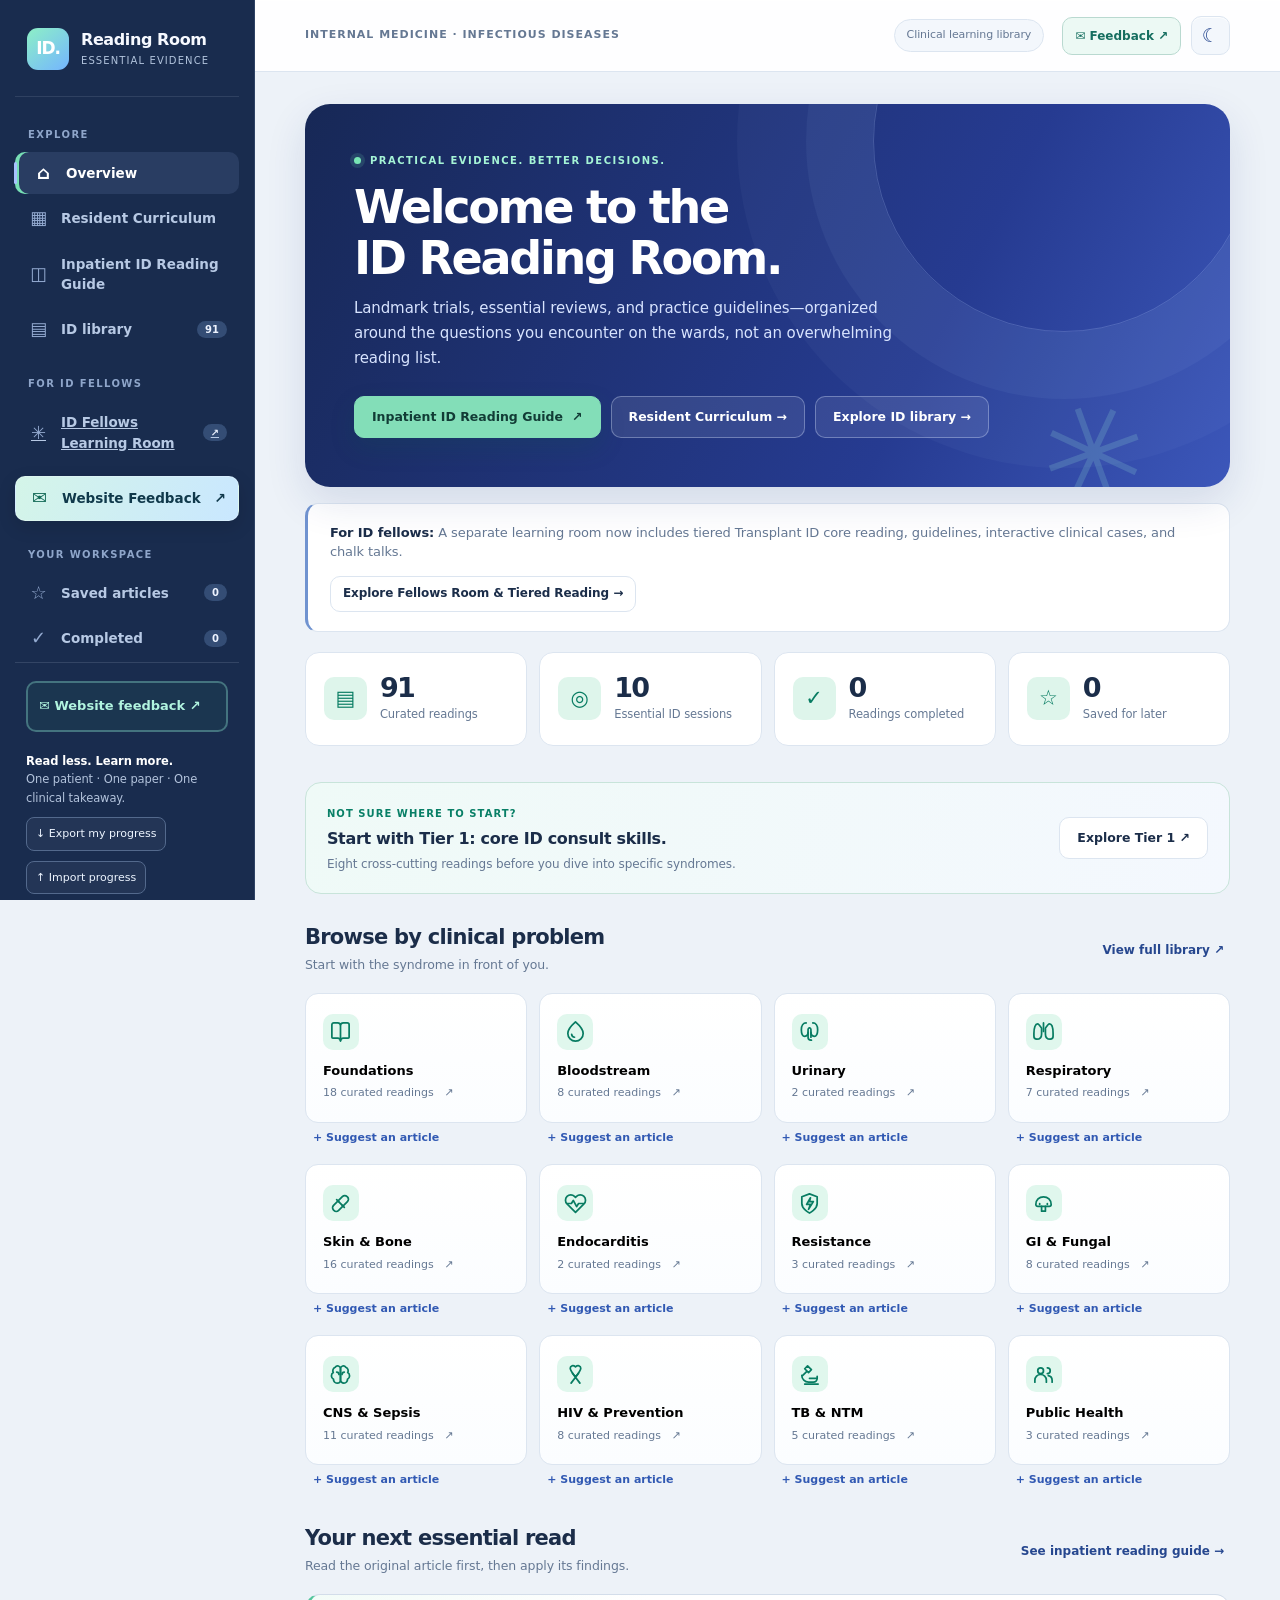
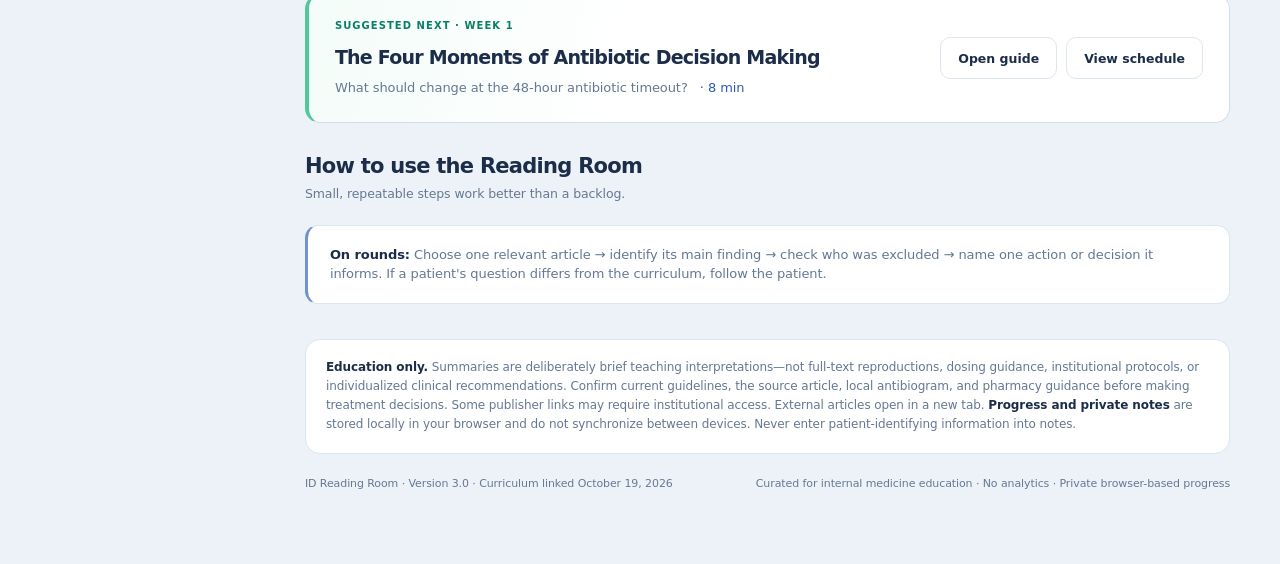
<file: index.html>
<!doctype html>
<html lang="en">
<head>
  <meta charset="utf-8" />
  <meta name="viewport" content="width=device-width, initial-scale=1" />
  <meta name="color-scheme" content="light dark" />
  <meta name="description" content="A reading guide and evidence library for internal medicine residents rotating on the infectious diseases service." />
  <title>ID Reading Room · Essential Evidence for Internal Medicine</title>
  <style>
    :root{--bg:#edf3f9;--surface:#ffffff;--surface2:#f3f7fc;--line:#d3ddea;--ink:#13253d;--muted:#586b85;--brand:#445be7;--brandDeep:#273cc3;--teal:#138a79;--pill:#eef8f4;--navy:#101e36;--navmuted:#acb8cc;--shadow:0 12px 30px rgba(21,44,86,.08);--radius:18px;--focus:#ffca58; color-scheme:light}
    [data-theme="dark"]{--bg:#0b1423;--surface:#142139;--surface2:#1b2a45;--line:#2b3c56;--ink:#edf5ff;--muted:#a2b3ca;--brand:#92a3ff;--brandDeep:#b5c0ff;--teal:#70d7ce;--pill:#243457;--navy:#07101f;--navmuted:#a0afc7;--shadow:0 10px 36px rgba(0,0,0,.17);color-scheme:dark}
    *{box-sizing:border-box}html{scroll-behavior:smooth}body{margin:0;background:var(--bg);color:var(--ink);font:15px/1.5 Inter,ui-sans-serif,system-ui,-apple-system,"Segoe UI",sans-serif}button,input,select,textarea{font:inherit}button{cursor:pointer}a{color:inherit}button:disabled{opacity:.46;cursor:not-allowed}a:focus-visible,button:focus-visible,input:focus-visible,select:focus-visible,textarea:focus-visible{outline:3px solid var(--focus);outline-offset:3px}svg{display:block}h1,h2,h3,p{margin-top:0}h1,h2,h3{letter-spacing:-.04em}p{line-height:1.65}.hidden{display:none!important}.skip{position:absolute;left:-999px;top:12px;z-index:90;padding:12px 16px;background:#fff;color:#13243e;border-radius:10px}.skip:focus{left:12px}
    .app{display:flex;min-height:100vh}.sidebar{width:248px;flex:0 0 248px;background:var(--navy);color:#fff;display:flex;flex-direction:column;padding:31px 18px 24px;position:sticky;top:0;align-self:flex-start;height:100vh;overflow-y:auto}.brand{display:flex;align-items:center;gap:11px;padding:0 12px 26px;text-decoration:none}.brandmark{display:grid;place-items:center;width:42px;height:42px;background:linear-gradient(140deg,#9cefd9,#79b7ff);border-radius:13px;color:#0b2940;font-size:17px;font-weight:900;letter-spacing:-.08em;box-shadow:0 7px 20px rgba(74,203,229,.2)}.brand strong{display:block;font-size:15px;letter-spacing:-.025em;line-height:1.25}.brand small{display:block;color:var(--navmuted);font-size:11px;margin-top:3px;letter-spacing:.06em;text-transform:uppercase}.side-label{color:#91a2ba;font-size:10px;font-weight:850;letter-spacing:.15em;text-transform:uppercase;margin:15px 12px 11px}.navbutton{display:flex;align-items:center;width:100%;gap:12px;border:0;background:transparent;color:#adbad1;text-align:left;border-radius:11px;padding:13px 13px;font-weight:650;margin-bottom:4px;transition:background .15s,color .15s}.navbutton:hover{background:#1b2b48;color:#fff}.navbutton.active{background:#29365b;color:white;box-shadow:inset 3px 0 0 #7fdcc4}.navbutton .navicon{width:20px;text-align:center;font-size:19px;line-height:1}.navbutton .navcount{margin-left:auto;color:#d9e3ff;border-radius:50px;background:#374568;font-size:11px;padding:1px 8px}.sidebar-bottom{margin-top:auto;padding:20px 10px 0;border-top:1px solid #2b3850;color:#9dacc5;font-size:12px;line-height:1.6}.sidebar-bottom b{color:#deebfa}.sidebar-bottom button{margin-top:10px;background:transparent;color:#d0dffe;border:1px solid #405171;padding:8px 10px;border-radius:9px}
    .workspace{flex:1;min-width:0}.topbar{position:sticky;top:0;z-index:10;height:76px;display:flex;align-items:center;justify-content:space-between;gap:15px;padding:0 clamp(20px,4vw,55px);background:color-mix(in srgb,var(--bg) 90%,transparent);backdrop-filter:blur(16px);border-bottom:1px solid var(--line)}.top-label{font-size:12px;font-weight:730;color:var(--muted);letter-spacing:.08em;text-transform:uppercase}.top-right{display:flex;align-items:center;gap:10px}.top-tag{font-size:12px;color:var(--muted);margin-right:8px}.iconbutton{border:1px solid var(--line);border-radius:12px;background:var(--surface);color:var(--ink);width:40px;height:40px;display:grid;place-items:center;font-size:19px}.iconbutton:hover{border-color:#7fdcc4}.content{max-width:1420px;margin:0 auto;padding:32px clamp(20px,4vw,55px) 75px}.view{display:none}.view.active{display:block;animation:rise .23s ease-out}@keyframes rise{from{opacity:.3;transform:translateY(6px)}to{opacity:1;transform:translateY(0)}}
    .hero{position:relative;overflow:hidden;background:linear-gradient(117deg,#172856,#263b91 67%,#3c57ba);color:#fff;border-radius:25px;padding:clamp(28px,4vw,49px);box-shadow:0 15px 40px rgba(27,48,122,.12);min-height:271px}.hero:before{content:"";width:380px;height:380px;border:1px solid rgba(190,215,255,.22);border-radius:50%;position:absolute;right:-25px;top:-154px;box-shadow:0 0 0 67px rgba(180,213,255,.055),0 0 0 136px rgba(180,213,255,.035);pointer-events:none}.hero:after{content:"✳";font-size:128px;color:rgba(160,239,216,.23);line-height:1;position:absolute;right:82px;bottom:-32px;transform:rotate(-20deg);pointer-events:none}.hero-text{max-width:720px;position:relative;z-index:1}.eyebrow{display:flex;align-items:center;gap:9px;color:#b8ece0;font-size:11px;font-weight:850;letter-spacing:.16em;text-transform:uppercase;margin-bottom:14px}.eyebrow .dot{height:7px;width:7px;background:#88e0c5;border-radius:50%}.hero h1{font-size:clamp(29px,3.6vw,48px);font-weight:790;line-height:1.1;margin-bottom:13px;letter-spacing:-.05em}.hero p{font-size:15px;max-width:570px;color:#d8e4ff;margin-bottom:25px}.hero-actions{display:flex;gap:10px;flex-wrap:wrap}.btn{display:inline-flex;justify-content:center;align-items:center;gap:9px;background:var(--brand);color:white;border:1px solid transparent;border-radius:11px;min-height:42px;padding:10px 17px;font-weight:720;font-size:13px;text-decoration:none;line-height:1.2}.btn:hover{filter:brightness(1.07);transform:translateY(-1px)}.btn.secondary{color:var(--ink);background:var(--surface);border-color:var(--line)}.hero .btn{background:#aee5d6;color:#18334d;border-color:rgba(17,90,75,.08)}.hero .btn.secondary{background:rgba(255,255,255,.10);border-color:rgba(255,255,255,.30);color:white}.btn.sm{padding:8px 12px;min-height:36px;font-size:12px}.btn.ghost{background:transparent;color:var(--ink);border-color:var(--line)}.btn.dark{background:#1a3159}
    .stats{display:grid;grid-template-columns:repeat(4,minmax(0,1fr));gap:13px;margin:20px 0 34px}.stat{display:flex;align-items:center;gap:13px;border-radius:16px;background:var(--surface);border:1px solid var(--line);padding:18px 19px;box-shadow:var(--shadow)}.stat .stat-icon{width:41px;height:41px;border-radius:12px;background:#eef8f4;display:grid;place-items:center;color:#168974;font-size:19px}.stat strong{font-size:24px;line-height:1.1;display:block;letter-spacing:-.06em}.stat small{color:var(--muted);font-size:12px}.sectionbar{display:flex;align-items:end;justify-content:space-between;gap:12px;margin:28px 0 18px}.sectionbar h2{font-size:22px;line-height:1.2;margin:0}.sectionbar p{margin:5px 0 0;font-size:13px;color:var(--muted)}.textlink{border:0;background:none;color:var(--brand);font-weight:750;font-size:13px;white-space:nowrap}.textlink:hover{text-decoration:underline}.topic-grid{display:grid;grid-template-columns:repeat(4,minmax(0,1fr));gap:13px}.topic-tile{border:1px solid var(--line);background:var(--surface);border-radius:15px;padding:19px;text-align:left;min-height:147px;box-shadow:var(--shadow);transition:transform .15s,border-color .15s}.topic-tile:hover{transform:translateY(-3px);border-color:#7fdcc4}.topic-symbol{display:grid;place-items:center;width:38px;height:38px;border-radius:12px;background:#eef8f4;color:#168974;font-size:21px;margin-bottom:13px}.topic-tile strong{display:block;font-size:14px;line-height:1.3}.topic-tile small{color:var(--muted);font-size:12px;margin-top:6px;display:block}
    .feature-panel{border-radius:20px;background:var(--surface);border:1px solid var(--line);padding:24px;display:flex;gap:24px;align-items:center;justify-content:space-between;box-shadow:var(--shadow)}.feature-label{font-size:11px;font-weight:800;letter-spacing:.14em;text-transform:uppercase;color:#138a79;margin-bottom:10px}.feature-panel h3{font-size:20px;margin-bottom:7px}.feature-panel p{color:var(--muted);font-size:13px;margin:0;max-width:720px}.feature-actions{display:flex;gap:9px;flex-wrap:wrap;flex-shrink:0}
    .pagehead{display:flex;align-items:start;justify-content:space-between;gap:20px;margin-bottom:24px}.pagehead h1{font-size:clamp(26px,3vw,35px);margin:0 0 7px}.pagehead p{color:var(--muted);font-size:14px;max-width:720px;margin:0}.mini-heading{color:#138a79;font-weight:850;text-transform:uppercase;letter-spacing:.12em;font-size:11px;margin-bottom:7px}
    .toolbar{padding:16px;border:1px solid var(--line);background:var(--surface);border-radius:16px;display:flex;flex-wrap:wrap;gap:11px;align-items:center;margin-bottom:16px}.searchwrap{display:flex;align-items:center;gap:9px;padding:0 13px;border:1px solid var(--line);border-radius:11px;flex:1;min-width:235px;background:var(--bg);height:45px}.searchwrap:focus-within{border-color:#7fdcc4;box-shadow:0 0 0 3px rgba(127,220,196,.14)}.searchwrap span{color:var(--muted);font-size:18px}.searchwrap input{outline:none;border:0;background:transparent;color:var(--ink);min-width:50px;flex:1;font-size:13px}.filterselect{border:1px solid var(--line);color:var(--ink);border-radius:11px;background:var(--surface);height:45px;padding:0 12px;min-width:160px;font-size:13px}.filter-results{font-size:12px;color:var(--muted);margin-bottom:14px;display:flex;justify-content:space-between;align-items:center;gap:8px}.article-grid{display:grid;grid-template-columns:repeat(2,minmax(0,1fr));gap:15px}.article-card{background:var(--surface);border:1px solid var(--line);border-radius:16px;padding:21px;box-shadow:var(--shadow);display:flex;flex-direction:column;min-height:272px;position:relative;transition:border-color .15s,transform .15s}.article-card:hover{border-color:#95dcca;transform:translateY(-2px)}.cardtop{display:flex;align-items:center;gap:8px;flex-wrap:wrap;padding-right:38px}.chip{display:inline-flex;align-items:center;gap:5px;font-size:10px;font-weight:800;border-radius:999px;padding:5px 10px;background:var(--pill);color:var(--brandDeep);letter-spacing:.015em}.chip.type{background:var(--surface2);color:var(--muted)}.chip.core{background:#e2f5ee;color:#0b7f6c}[data-theme="dark"] .chip.core{background:#184a40;color:#a8f4e0}.starbtn{position:absolute;top:16px;right:18px;border:1px solid var(--line);border-radius:10px;background:var(--surface);height:33px;width:33px;color:var(--muted);font-size:18px}.starbtn.selected{color:#e6ad24;background:#fff8e1;border-color:#f0d886}.article-title{font-size:18px;line-height:1.28;margin:14px 0 8px;letter-spacing:-.03em}.article-question{color:var(--muted);font-size:13px;line-height:1.5;margin:0 0 12px;flex:1}.article-meta{display:flex;gap:6px;flex-wrap:wrap;color:var(--muted);font-size:11px;margin-bottom:16px}.article-meta span:not(:last-child):after{content:"·";padding-left:6px}.cardfooter{padding-top:14px;border-top:1px solid var(--line);display:flex;align-items:center;justify-content:space-between;gap:8px}.readflag{display:flex;align-items:center;gap:6px;font-weight:670;font-size:11px;color:var(--muted)}.readflag.complete{color:#11866f}.empty{padding:42px 26px;text-align:center;background:var(--surface);border:1px dashed var(--line);border-radius:15px;grid-column:1/-1;color:var(--muted)}.empty h3{color:var(--ink);margin:8px 0}
    .progress{width:100%;height:10px;border-radius:50px;background:var(--surface2);overflow:hidden}.progress > div{height:100%;border-radius:50px;background:linear-gradient(90deg,#33c4a2,#6a8df5);width:0%;transition:width .35s}.path-overview{background:var(--surface);border:1px solid var(--line);border-radius:20px;padding:23px;margin-bottom:20px}.path-overview h3{margin:0 0 5px;font-size:17px}.path-overview p{font-size:13px;color:var(--muted);margin-bottom:13px}.pathbar{display:flex;align-items:center;gap:14px;margin-top:8px}.pathbar strong{white-space:nowrap;color:var(--teal);font-size:13px}.week-grid{display:grid;grid-template-columns:repeat(2,minmax(0,1fr));gap:17px}.week{padding:22px;background:var(--surface);border:1px solid var(--line);border-radius:20px}.weekhead{display:flex;justify-content:space-between;gap:12px;align-items:center;margin-bottom:17px}.weekhead h2{font-size:20px;margin:0}.weekhead .chip{font-size:10px}.lesson{display:flex;align-items:start;gap:12px;width:100%;text-align:left;background:none;border:0;padding:14px 0;border-top:1px solid var(--line);color:var(--ink)}.lesson:hover .lesson-title{color:var(--brand)}.daynum{width:39px;height:39px;display:grid;place-items:center;border-radius:12px;background:var(--surface2);color:var(--brand);font-weight:800;font-size:12px;flex:0 0 auto}.daynum.done{background:#d9f4ea;color:#0b836d}.lesson-copy{flex:1;min-width:0}.lesson-title{display:block;font-size:14px;line-height:1.35;font-weight:760}.lesson-meta{display:block;color:var(--muted);font-size:11px;margin-top:3px}.lesson-desc{display:block;font-size:12px;color:var(--muted);margin-top:6px;line-height:1.45}.lesson-arrow{color:var(--muted);margin-top:7px}.tipbar{margin-top:20px;padding:19px 22px;border-radius:15px;background:var(--surface2);color:var(--muted);border:1px solid var(--line);font-size:13px}.tipbar b{color:var(--ink)}
    .bottomnotice{margin-top:35px;padding:18px 20px;background:var(--surface);border-radius:15px;border:1px solid var(--line);color:var(--muted);font-size:12px;line-height:1.6}.bottomnotice b{color:var(--ink)}.foot{margin-top:22px;display:flex;gap:10px;justify-content:space-between;color:var(--muted);font-size:11px;flex-wrap:wrap}
    .modalback{position:fixed;inset:0;background:rgba(8,19,37,.62);z-index:30;display:none;align-items:center;justify-content:center;padding:20px;backdrop-filter:blur(5px)}.modalback.open{display:flex}.modal{background:var(--surface);color:var(--ink);border:1px solid var(--line);border-radius:23px;width:min(750px,100%);max-height:min(92vh,920px);overflow:hidden;box-shadow:0 26px 75px rgba(0,0,0,.23);display:flex;flex-direction:column}.modalhead{padding:24px 27px 19px;border-bottom:1px solid var(--line);display:flex;gap:20px;justify-content:space-between}.modalhead h2{font-size:25px;line-height:1.2;margin:12px 0 0}.modal-close{align-self:flex-start;border:1px solid var(--line);background:var(--surface2);color:var(--ink);width:37px;height:37px;border-radius:11px;font-size:23px;line-height:1}.modal-scroll{overflow-y:auto;padding:22px 27px 27px}.paper-meta{color:var(--muted);font-size:12px;line-height:1.55;margin-bottom:18px}.clinical-question{padding:17px 19px;border-radius:13px;background:var(--surface2);border-left:3px solid var(--brand);margin-bottom:21px}.clinical-question strong{display:block;color:var(--teal);font-size:11px;letter-spacing:.11em;text-transform:uppercase;margin-bottom:5px}.clinical-question p{font-size:15px;font-weight:660;margin:0}.detail-section{margin:19px 0}.detail-section h3{display:flex;align-items:center;gap:9px;font-size:14px;letter-spacing:0;margin-bottom:7px}.detail-section h3 .circle{width:24px;height:24px;border-radius:50%;background:var(--pill);color:var(--brandDeep);font-size:11px;display:grid;place-items:center}.detail-section p{color:var(--muted);font-size:13px;line-height:1.65;margin:0}.reflect{border-radius:13px;border:1px solid var(--line);padding:17px;margin:20px 0;background:var(--bg)}.reflect strong{display:block;font-size:13px;margin-bottom:7px}.reflect p{font-size:13px;color:var(--muted);margin-bottom:0}.notesarea{width:100%;min-height:86px;resize:vertical;background:var(--surface);color:var(--ink);border:1px solid var(--line);border-radius:11px;padding:12px;font-size:13px;margin-top:9px}.noteslabel{display:block;font-size:13px;font-weight:750;margin-top:16px}.notecaption{display:block;margin-top:5px;font-size:11px;color:var(--muted)}.modalfooter{border-top:1px solid var(--line);padding:15px 27px;display:flex;flex-wrap:wrap;align-items:center;gap:9px}.modalfooter .push{flex:1}.counter-pill{font-size:12px;color:var(--muted);padding:0 8px}.toast{position:fixed;left:50%;bottom:22px;transform:translateX(-50%) translateY(80px);background:#142948;color:#fff;border:1px solid #34547e;border-radius:11px;padding:11px 16px;font-size:13px;z-index:100;opacity:0;transition:transform .22s,opacity .22s;pointer-events:none;box-shadow:0 12px 22px rgba(0,0,0,.2)}.toast.show{opacity:1;transform:translateX(-50%) translateY(0)}
    .mobilebar{display:none}.onlymobile{display:none}.checkboxrow{display:flex;align-items:center;gap:7px;color:var(--muted);font-size:13px;white-space:nowrap}.checkboxrow input{accent-color:var(--brand);width:16px;height:16px}.smallsummary{color:var(--muted);font-size:12px}.resets{margin-top:20px;display:flex;flex-wrap:wrap;gap:10px}.meta-kicker{font-size:11px;color:var(--muted)}
    
    body{background:linear-gradient(180deg,#f4f7fb 0%,#eaf1f8 100%) fixed}
    .topbar{background:color-mix(in srgb,var(--bg) 94%,white 6%);box-shadow:0 1px 0 rgba(255,255,255,.75) inset}
    .stats,.sectionbar,.pagehead{position:relative}
    .stat,.topic-tile,.feature-panel,.toolbar,.article-card,.week,.comp-card,.domain-card,.curr-info,.foundation-item,.lesson-modal-card,.saved-panel,.emptybox,.modal,.tableish,.resource-card{box-shadow:0 10px 28px rgba(20,45,88,.06);border-color:#d3ddea}
    .stat,.topic-tile,.feature-panel,.article-card,.week,.comp-card,.domain-card{background:linear-gradient(180deg,#ffffff 0%,#fbfdff 100%)}
    .toolbar,.curr-info{background:linear-gradient(180deg,#ffffff 0%,#f7faff 100%)}
    .searchwrap{background:#f6f9fc}
    .iconbutton,.filterselect,.searchwrap,.sortbtn,.theme-toggle{box-shadow:0 1px 0 rgba(255,255,255,.75) inset}
    .sectionbar h2,.pagehead h1{color:#102541}
    .mini-heading,.feature-label{color:#0b7d86}
    .mobilebar{background:rgba(255,255,255,.95);backdrop-filter:blur(16px)}

    .filterselect:focus,.btn:focus-visible,.iconbutton:focus-visible{outline-color:#7fdcc4}
    .navbutton .navcount{background:#31486b}
    .path-overview,.curr-info{position:relative;overflow:hidden}
    .path-overview:before,.curr-info:before{content:"";position:absolute;inset:auto -40px -40px auto;width:140px;height:140px;border-radius:50%;background:radial-gradient(circle,rgba(127,220,196,.18),rgba(127,220,196,0) 68%);pointer-events:none}
    .hero .btn:hover{background:#9edcc9}
    .btn:not(.secondary):not(.ghost):not(.dark){box-shadow:0 10px 22px rgba(72,184,152,.18)}
@media(max-width:1240px){.topic-grid{grid-template-columns:repeat(2,minmax(0,1fr))}.sidebar{width:215px;flex-basis:215px}.stats{grid-template-columns:repeat(2,minmax(0,1fr))}}
    @media(max-width:900px){.sidebar{display:none}.mobilebar{display:flex;position:fixed;bottom:0;left:0;right:0;z-index:20;background:var(--surface);border-top:1px solid var(--line);box-shadow:0 -7px 23px rgba(12,25,45,.08);justify-content:space-around;padding:8px 3px max(8px,env(safe-area-inset-bottom))}.mnav{display:flex;flex-direction:column;align-items:center;gap:1px;border:0;background:transparent;color:var(--muted);padding:4px 10px;font-size:10px;font-weight:730}.mnav span{font-size:20px}.mnav.active{color:var(--brand)}.onlymobile{display:block}.nonmobile{display:none}.content{padding-bottom:113px}.topbar{height:68px}.top-tag{display:none}}
    @media(max-width:680px){.content{padding:20px 15px 110px}.topbar{padding:0 15px}.hero{min-height:0;border-radius:18px;padding:28px 23px}.hero:before{right:-220px}.hero:after{display:none}.stats{gap:9px;margin:13px 0 26px}.stat{padding:13px;gap:10px;border-radius:13px}.stat .stat-icon{width:36px;height:36px}.stat strong{font-size:21px}.stat small{font-size:10px}.topic-grid{gap:9px}.topic-tile{padding:14px;min-height:137px}.article-grid,.week-grid{grid-template-columns:1fr}.feature-panel{display:block}.feature-actions{margin-top:16px}.toolbar{padding:11px}.searchwrap{min-width:100%;flex-basis:100%}.filterselect{min-width:0;flex:1}.pagehead{display:block}.pagehead .btn{margin-top:14px}.modalback{padding:7px;align-items:flex-end}.modal{max-height:96dvh;border-radius:20px 20px 10px 10px}.modalhead{padding:20px 19px 16px}.modal-scroll{padding:18px 19px}.modalfooter{padding:13px 19px}.modalhead h2{font-size:22px}.sectionbar{align-items:center}.sectionbar h2{font-size:20px}.stat{flex-wrap:wrap}.foot{margin-bottom:12px}}
    @media(prefers-reduced-motion:reduce){*,*:before,*:after{animation-duration:0s!important;transition-duration:0s!important;scroll-behavior:auto!important}}
    @media print{.sidebar,.mobilebar,.topbar,.modalback,.toolbar,.feature-actions,.btn,.starbtn,.navbutton{display:none!important}.content{padding:0}.hero{color:#111;background:#fff;box-shadow:none;border:1px solid #aaa}.hero p,.eyebrow{color:#444}.view:not(.active){display:none!important}.article-card,.week,.stat,.topic-tile{box-shadow:none;break-inside:avoid}.article-grid{display:block}.article-card{min-height:0;margin:9px 0}.bottomnotice{break-inside:avoid}body{background:#fff}}

    .optional-head{margin-top:39px}.optional-progress{font-size:12px;color:var(--muted);margin:-6px 0 14px}.week.optional{border-style:dashed}.week.optional .weekhead .chip{background:var(--surface2);color:var(--teal)}
    .foundations{display:grid;gap:10px;margin-bottom:27px}.foundation-item{display:flex;align-items:center;justify-content:space-between;flex-wrap:wrap;gap:12px;padding:16px 18px;border:1px solid var(--line);background:var(--surface);border-radius:14px}.foundation-item h3{font-size:14px;margin:0 0 3px;letter-spacing:-.01em}.foundation-item p{color:var(--muted);font-size:12px;margin:0}.foundation-actions{display:flex;gap:8px;align-items:center;flex-wrap:wrap}.status-pill{color:var(--muted);font-size:11px;font-weight:700}.status-pill.done{color:var(--teal)}
    .first-read{border:1px solid color-mix(in srgb,var(--teal) 25%,var(--line));border-radius:15px;padding:18px;margin-bottom:17px;background:color-mix(in srgb,var(--teal) 6%,var(--surface))}.first-read .kicker{color:var(--teal);font-size:11px;font-weight:850;letter-spacing:.1em;text-transform:uppercase}.first-read p{font-size:12px;color:var(--muted);margin:7px 0 12px}.media-panel{background:var(--surface2);border-radius:14px;padding:14px 17px;margin:16px 0}.media-panel h3{font-size:13px;letter-spacing:0;margin:0 0 7px}.media-panel p{font-size:12px;color:var(--muted);margin:4px 0 10px}.media-actions{display:flex;align-items:center;gap:8px;flex-wrap:wrap}.media-note{display:block;margin-top:7px;color:var(--muted);font-size:11px}.video-note{font-size:12px;color:var(--muted);border-left:3px solid var(--line);padding:9px 12px;margin-top:12px}
    .cardfooter .cardactions{display:flex;align-items:center;gap:7px;flex-wrap:wrap;justify-content:flex-end}.cardfooter{flex-wrap:wrap}.tiny-link{font-size:11px;color:var(--brand);font-weight:700;text-decoration:none}.tiny-link:hover{text-decoration:underline}
    @media(max-width:680px){.foundation-item{align-items:stretch}.foundation-actions{width:100%;justify-content:space-between}.first-read .btn{width:100%}.media-actions .btn{flex:1}.cardfooter .cardactions{width:100%}.cardfooter .cardactions .btn{flex:1}}
  
/* ACGME linked curriculum */
.curr-info{border:1px solid var(--line);background:var(--surface2);border-radius:16px;padding:20px 22px;margin-bottom:25px;color:var(--ink)}.curr-info b{font-size:15px}.curr-info p{color:var(--muted);font-size:13px;line-height:1.6;margin:9px 0}
.comp-grid{display:grid;grid-template-columns:repeat(2,minmax(0,1fr));gap:12px;margin-bottom:28px}
.comp-card{background:var(--surface);border:1px solid var(--line);border-radius:15px;padding:18px;position:relative}.comp-index{display:inline-block;font-size:11px;color:var(--teal);font-weight:800;letter-spacing:1px}.comp-card h3{margin:6px 0;color:var(--ink);font-size:16px}.comp-card p{font-size:13px;line-height:1.6;color:var(--muted);margin:7px 0 12px}
.curr-domains{display:grid;grid-template-columns:repeat(2,minmax(0,1fr));gap:13px}.domain-card{background:var(--surface);border:1px solid var(--line);border-radius:16px;padding:18px;min-width:0}.domain-head h3{margin:0 0 8px;font-size:16px;color:var(--ink)}.domain-head p{margin:0 0 14px;color:var(--muted);font-size:12.5px;line-height:1.5}.domain-links{display:grid;gap:7px}.domain-article{cursor:pointer;text-align:left;border:1px solid var(--line);border-radius:10px;padding:10px 12px;color:var(--ink);background:var(--surface2);font:inherit}.domain-article:hover{border-color:var(--brand);background:var(--pill)}.domain-t{display:block;font-size:12.5px;font-weight:760;line-height:1.35}.domain-src{display:block;font-size:11px;color:var(--muted);margin-top:3px}
@media(max-width:1050px){.curr-domains{grid-template-columns:1fr}}
@media(max-width:680px){.comp-grid{grid-template-columns:1fr}.curr-info{padding:16px}.mobilebar .mnav{padding:4px 3px;font-size:9px}.mobilebar .mnav span{font-size:17px}.domain-card{padding:15px}}

/* ───────────────────────────────────────────────────────────────
   ID Reading Room — Modern Clinical Dashboard / Option 3
   Presentation-only layer; no changes to article data or progress state.
   ─────────────────────────────────────────────────────────────── */
:root{
  --bg:#edf2f8; --surface:#ffffff; --surface2:#f3f7fc;
  --line:#dce5f0; --ink:#1b2d49; --muted:#657893;
  --brand:#3159b3; --brandDeep:#26478f; --teal:#3159b3;
  --pill:#e9f0fd; --navy:#192c4e; --navmuted:#b0c2df;
  --shadow:0 5px 21px rgba(30,60,106,.035); --radius:16px;
  --focus:#e1aa37;
}
[data-theme="dark"]{
  --bg:#0d192c; --surface:#162942; --surface2:#203551;
  --line:#324a67; --ink:#eef4fc; --muted:#b6c7df;
  --brand:#8eafff; --brandDeep:#b8ceff; --teal:#94b9ff;
  --pill:#294467; --navy:#0b1830; --navmuted:#a8b9d3;
  --shadow:0 7px 25px rgba(0,0,0,.09);
}
body{font-family:Inter,"Segoe UI",ui-sans-serif,system-ui,-apple-system,sans-serif;letter-spacing:-.006em}
.app{background:var(--bg)}
.sidebar{width:255px;flex-basis:255px;padding:28px 15px 24px;background:var(--navy);border-right:1px solid rgba(168,192,228,.15)}
.brand{gap:12px;padding:0 12px 26px;margin-bottom:7px;border-bottom:1px solid rgba(222,234,254,.11)}
.brandmark{width:42px;height:42px;border-radius:11px;background:#597cd1;color:#fff;box-shadow:none;letter-spacing:-.07em}
.brand strong{font-size:16px;font-weight:800;color:#f6f9ff}
.brand small{letter-spacing:.11em;font-size:10px;color:#b2c4dd}
.side-label{margin:23px 13px 10px;color:#8fa6ca;font-size:10px;font-weight:800;letter-spacing:.14em}
.navbutton{font-size:13.5px;color:#b7c9e4;border-radius:10px;padding:11px 12px;gap:11px;font-weight:630;margin-bottom:3px}
.navbutton .navicon{font-size:18px;min-width:23px;color:#94abd1}
.navbutton:hover{background:#263e66;color:#fff}
.navbutton.active{background:#314e81;color:#fff;box-shadow:none}
.navbutton.active .navicon{color:#fff}
.navbutton.active:before{content:"";position:absolute;width:3px;height:22px;left:15px;border-radius:3px;background:#a7c2ff;transform:translateX(-1px)}
.navbutton.active{padding-left:17px}
.navbutton .navcount{background:#344d75;color:#edf3ff;font-size:10px}
.sidebar-bottom{border-top:1px solid rgba(225,237,255,.13);color:#b3c3dc;margin-top:auto;font-size:11.5px;padding:18px 11px 0}
.sidebar-bottom b{color:#fff}
.sidebar-bottom button{border:1px solid #53698c;color:#edf5ff;padding:7px 9px;border-radius:8px;background:rgba(255,255,255,.045);font-size:11px}
.sidebar-bottom button:hover{background:#344f7e}
.workspace{background:var(--bg)}
.topbar{height:72px;padding:0 clamp(22px,3.9vw,60px);background:color-mix(in srgb,var(--surface) 91%,transparent);border-bottom:1px solid var(--line);backdrop-filter:blur(18px)}
.top-label{font-size:11px;font-weight:800;color:var(--muted);letter-spacing:.09em}
.top-tag{border-radius:999px;background:var(--surface2);border:1px solid var(--line);padding:7px 12px;color:var(--muted);font-size:11px}
.iconbutton{height:39px;width:39px;border-radius:10px;background:var(--surface2);color:var(--brandDeep)}
.content{max-width:1370px;padding:32px clamp(22px,3.9vw,60px) 72px}
.hero{background:linear-gradient(114deg,#1b2f60 0%,#243d8e 59%,#385bb9 100%);border:1px solid rgba(255,255,255,.12);border-radius:22px;min-height:266px;padding:clamp(30px,4.1vw,52px);box-shadow:0 15px 39px rgba(33,61,133,.13)}
.hero:before{width:460px;height:460px;right:-82px;top:-151px;box-shadow:0 0 0 54px rgba(201,222,255,.058),0 0 0 108px rgba(201,222,255,.033);border-color:rgba(205,227,255,.16)}
.hero:after{content:"";width:215px;height:156px;right:64px;bottom:38px;transform:rotate(-11deg);border:1px solid rgba(211,231,255,.24);border-radius:16px;background:linear-gradient(110deg,rgba(255,255,255,.075),rgba(255,255,255,.01));box-shadow:12px 16px 0 -1px rgba(255,255,255,.06),12px 16px 0 rgba(220,234,255,.18);opacity:.8}
.hero-text{max-width:740px}
.eyebrow{color:#d5e4ff;font-size:10px;letter-spacing:.15em}
.eyebrow .dot{background:#d6e5ff}
.hero h1{font-size:clamp(31px,3.45vw,47px);letter-spacing:-.053em;font-weight:800}
.hero p{color:#e0e9ff;max-width:595px;font-size:14.5px;line-height:1.63}
.hero .btn{background:#ffffff;color:#254583;border:1px solid #fff;box-shadow:0 3px 10px rgba(17,38,92,.11);font-size:12.5px}
.hero .btn:hover{background:#eaf0ff}
.hero .btn.secondary{color:#fff;background:rgba(255,255,255,.09);border-color:rgba(220,232,255,.34);box-shadow:none}
.hero .btn.secondary:hover{background:rgba(255,255,255,.19)}
.btn{background:#3159b3;color:#fff;border-radius:10px;font-weight:720;font-size:12.5px;box-shadow:none;transition:background .15s,transform .15s}
.btn:hover{background:#26478f;filter:none}
[data-theme="dark"] .btn{background:#476dbe;color:#fff}
[data-theme="dark"] .btn.secondary{background:var(--surface2);color:var(--ink)}
[data-theme="dark"] .hero .btn{background:#fff;color:#254583}
[data-theme="dark"] .hero .btn.secondary{background:rgba(255,255,255,.11);color:white}
.stats{margin:18px 0 36px;gap:12px}
.stat{padding:18px;border-radius:14px;border-color:var(--line);box-shadow:none;min-height:94px;background:var(--surface)}
.stat .stat-icon{width:43px;height:43px;border-radius:10px;background:#e8effc;color:#355db6;font-size:21px}
[data-theme="dark"] .stat .stat-icon{background:#2a4269;color:#b7ceff}
.stat strong{font-size:27px;font-weight:800;color:var(--ink)}
.stat small{font-size:11.5px}
.sectionbar{margin:31px 0 17px;align-items:center}
.sectionbar h2{font-size:21px;letter-spacing:-.035em;color:var(--ink);font-weight:790}
.sectionbar p{font-size:12.5px;color:var(--muted)}
.textlink{color:var(--brandDeep);font-size:12px}
[data-theme="dark"] .textlink{color:var(--brand)}
.topic-grid{gap:12px}
.topic-tile{border-radius:13px;min-height:130px;padding:17px;border-color:var(--line);box-shadow:none}
.topic-tile:hover{box-shadow:0 8px 23px rgba(41,75,137,.09);border-color:#8ca9e5}
.topic-symbol{height:36px;width:36px;border-radius:10px;background:#e8effb;color:#3a60af;font-size:18px;margin-bottom:12px}
[data-theme="dark"] .topic-symbol{background:#273f62;color:#bad0ff}
.topic-tile strong{font-size:13px;font-weight:750;line-height:1.35}
.topic-tile small{font-size:11px;margin-top:6px}
.feature-panel{padding:23px 26px;border-radius:15px;border-left:4px solid #5476c5;box-shadow:none;background:var(--surface)}
.feature-label,.mini-heading{color:var(--brandDeep);font-size:10px;letter-spacing:.105em}
[data-theme="dark"] .feature-label,[data-theme="dark"] .mini-heading{color:var(--brand)}
.feature-panel h3{font-size:19px}
.feature-panel p{line-height:1.6}
.tipbar{border-radius:13px;border-left:3px solid #7093d0;background:var(--surface);box-shadow:none}
.pagehead{padding:0 0 2px;margin-bottom:22px}
.pagehead h1{font-size:clamp(28px,3vw,38px);font-weight:800}
.pagehead p{font-size:13.5px;line-height:1.7}
.path-overview{border-radius:15px;padding:24px;border-left:4px solid #5476c5;background:var(--surface);box-shadow:none}
.path-overview h3{font-size:18px}
.pathbar strong{color:var(--brandDeep)}
.week-grid{gap:14px}
.week{border-radius:15px;padding:20px 22px;box-shadow:none}
.weekhead h2{font-size:20px}
.daynum{background:#edf2fc;color:#345cab;border-radius:10px}
[data-theme="dark"] .daynum{background:#2a4369;color:#b9cdfd}
.daynum.done{background:#e7effc;color:#3159b3}
.lesson{padding:13px 0}
.lesson-title{font-size:13px}
.lesson-desc{font-size:11.5px}
.chip{background:var(--pill);color:var(--brandDeep);font-size:10px;font-weight:780}
.chip.type{background:var(--surface2);color:var(--muted)}
.chip.core{background:#e7eefc;color:#284d91}
[data-theme="dark"] .chip.core{background:#2b466d;color:#c2d6ff}
.toolbar{border-radius:13px;box-shadow:none;padding:14px}
.searchwrap{background:var(--surface2);border-radius:9px}
.searchwrap:focus-within{border-color:#6a89cb}
.filterselect{background:var(--surface2);border-radius:9px}
.article-grid{gap:12px}
.article-card{border-radius:13px;box-shadow:none;min-height:245px;padding:19px}
.article-title{font-size:17px;font-weight:760}
.article-question{font-size:12.5px}
.starbtn{border-radius:9px}
.comp-grid{gap:12px}
.comp-card{border-radius:13px;box-shadow:none;padding:20px}
.comp-index{font-size:10px;color:var(--brandDeep)}
[data-theme="dark"] .comp-index{color:var(--brand)}
.comp-card h3{font-size:15px}
.domain-card{border-radius:13px;padding:19px}
.domain-head h3{font-size:15px}
.domain-article{background:var(--surface2);border-radius:9px}
.domain-article:hover{background:var(--pill)}
.first-read{border-color:#c5d6ef;background:var(--surface2);border-radius:13px}
.first-read .kicker{color:var(--brandDeep)}
[data-theme="dark"] .first-read .kicker{color:var(--brand)}
.clinical-question{border-left:3px solid #5476c5;border-radius:10px}
.clinical-question strong{color:var(--brandDeep)}
[data-theme="dark"] .clinical-question strong{color:var(--brand)}
.foundation-item{border-radius:12px;box-shadow:none}
.status-pill.done{color:var(--brandDeep)}
.modal{border-radius:17px}
.modalhead h2{font-size:23px}
/* A calmer, more readable research-library layout: individual rows on wide screens. */
@media(min-width:1025px){
 #grid-library,#grid-saved,#grid-completed{grid-template-columns:1fr;gap:10px}
 #grid-library .article-card,#grid-saved .article-card,#grid-completed .article-card{
  display:grid;grid-template-columns:minmax(0,1fr) 190px;
  grid-template-areas:"tags footer" "title footer" "question footer" "meta footer";
  align-items:start;gap:5px 26px;padding:20px 24px;min-height:0;
 }
 #grid-library .cardtop,#grid-saved .cardtop,#grid-completed .cardtop{grid-area:tags}
 #grid-library .article-title,#grid-saved .article-title,#grid-completed .article-title{grid-area:title;margin:7px 0 2px;padding-right:18px}
 #grid-library .article-question,#grid-saved .article-question,#grid-completed .article-question{grid-area:question;margin:0 0 2px;max-width:830px}
 #grid-library .article-meta,#grid-saved .article-meta,#grid-completed .article-meta{grid-area:meta;margin:3px 0 0}
 #grid-library .cardfooter,#grid-saved .cardfooter,#grid-completed .cardfooter{
  grid-area:footer;border-top:0;border-left:1px solid var(--line);padding:29px 0 0 20px;
  display:flex;flex-direction:column;align-items:stretch;justify-content:flex-end;gap:10px;
 }
 #grid-library .cardfooter .cardactions,#grid-saved .cardfooter .cardactions,#grid-completed .cardfooter .cardactions{display:flex;justify-content:stretch;gap:7px}
 #grid-library .cardfooter .cardactions .btn,#grid-saved .cardfooter .cardactions .btn,#grid-completed .cardfooter .cardactions .btn{flex:1}
}
@media(max-width:1240px){.sidebar{width:230px;flex-basis:230px}}
@media(max-width:900px){
 .sidebar{display:none}
 .topbar{background:var(--surface)}
 .mobilebar{background:var(--surface);box-shadow:0 -5px 18px rgba(20,49,102,.06)}
 .mobilebar .mnav.active{color:var(--brandDeep)}
 .content{padding-bottom:114px}
}
@media(max-width:680px){
 .content{padding:18px 14px 115px}
 .hero{min-height:0;padding:29px 23px;border-radius:17px}
 .hero:before{right:-235px}
 .hero:after{display:none}
 .hero h1{font-size:32px}
 .hero p{font-size:13px}
 .hero-actions{gap:8px}
 .hero .btn{min-height:42px;flex:1 1 185px}
 .stats{margin:14px 0 29px;gap:9px}
 .stat{padding:12px;min-height:81px;gap:10px}
 .stat strong{font-size:23px}
 .stat small{font-size:10.5px}
 .stat .stat-icon{width:36px;height:36px;font-size:17px}
 .sectionbar h2{font-size:19px}
 .topic-grid{gap:10px}
 .topic-tile{min-height:114px;padding:14px}
 .topic-symbol{width:33px;height:33px;margin-bottom:9px}
 .feature-panel{padding:19px}
 .pagehead h1{font-size:29px}
 .mobilebar .mnav{font-size:9px}
 .mobilebar .mnav span{font-size:17px}
}
@media print{
 .hero{box-shadow:none;background:#fff!important;color:#111!important}
 .hero h1{color:#111!important}
 .hero:before,.hero:after{display:none}
}


/* OPTION A — clearly visible seafoam accents, still an academic clinical dashboard. */
:root{--green-a:#66cda8;--green-b:#8ce5c2;--green-text:#076f5d;--green-wash:#e8f8f1}
/* Welcome panel keeps original navy/royal-blue gradient, rings, and headings. */
.hero .eyebrow{color:#a5f4d6}
.hero .eyebrow .dot{background:#78e6b5;box-shadow:0 0 0 4px rgba(120,230,181,.14)}
.hero .btn:not(.secondary){background:#83deb8!important;color:#123c36!important;border-color:#83deb8!important;box-shadow:0 10px 24px rgba(12,84,67,.19)!important}
.hero .btn:not(.secondary):hover{background:#70d5aa!important;filter:none!important}
/* A few strategic mint markers make the new design visible immediately. */
.sidebar .navbutton.active{box-shadow:inset 4px 0 0 #77dfb5;background:#293d62}
.brandmark{background:linear-gradient(140deg,#8df0c6,#74b5ff)}
[data-theme="light"] .feature-panel,html:not([data-theme="dark"]) .feature-panel{border-left:4px solid #54c59d;background:linear-gradient(105deg,#f3fcf8 0%,#ffffff 36%)}
[data-theme="light"] .stat .stat-icon,html:not([data-theme="dark"]) .stat .stat-icon{background:#def5eb;color:#087c62}
[data-theme="light"] .topic-symbol,html:not([data-theme="dark"]) .topic-symbol{background:#e0f7ed;color:#087c62}
[data-theme="light"] .progress > div,html:not([data-theme="dark"]) .progress > div{background:linear-gradient(90deg,#39be92,#80dabe)}
[data-theme="light"] .daynum.done,html:not([data-theme="dark"]) .daynum.done{background:#d6f5e5;color:#086c57}
[data-theme="light"] .chip.core,html:not([data-theme="dark"]) .chip.core{background:#d8f6e6;color:#076f5d}
[data-theme="light"] .mini-heading,html:not([data-theme="dark"]) .mini-heading{color:#087f66}
[data-theme="light"] .feature-label,html:not([data-theme="dark"]) .feature-label{color:#087f66}
[data-theme="light"] .topic-tile:hover,html:not([data-theme="dark"]) .topic-tile:hover{border-color:#75cdae}
[data-theme="light"] .article-card:hover,html:not([data-theme="dark"]) .article-card:hover{border-color:#75cdae}
[data-theme="light"] .searchwrap:focus-within,html:not([data-theme="dark"]) .searchwrap:focus-within{border-color:#55c69f}
/* Preserve dark theme contrast while using the same accent identity. */
[data-theme="dark"] .feature-panel{border-left:4px solid #5ebc9c}
[data-theme="dark"] .hero .btn:not(.secondary){background:#83deb8!important;color:#123c36!important}

/* Restore the ORIGINAL welcome hero precisely; preserve selected navigation labels. */
.hero{background:linear-gradient(117deg,#172856,#263b91 67%,#3c57ba);border:0;border-radius:25px;box-shadow:0 15px 40px rgba(27,48,122,.12);min-height:271px;padding:clamp(28px,4vw,49px)}
.hero:before{content:"";width:380px;height:380px;border:1px solid rgba(190,215,255,.22);border-radius:50%;position:absolute;right:-25px;top:-154px;box-shadow:0 0 0 67px rgba(180,213,255,.055),0 0 0 136px rgba(180,213,255,.035);pointer-events:none}
.hero:after{content:"✳";width:auto;height:auto;right:82px;bottom:-32px;top:auto;font-size:128px;color:rgba(160,239,216,.23);line-height:1;position:absolute;transform:rotate(-20deg);border:0;border-radius:0;background:none;box-shadow:none;pointer-events:none}
.hero h1{font-size:clamp(29px,3.6vw,48px);font-weight:790;line-height:1.1;letter-spacing:-.05em}
.hero p{font-size:15px;max-width:570px;color:#d8e4ff;line-height:1.65}
@media(max-width:680px){.hero{min-height:0;border-radius:18px;padding:28px 23px}.hero:before{right:-220px}.hero:after{display:none}.hero h1{font-size:32px}.hero p{font-size:13px}}

    .topic-symbol svg{display:block;width:23px;height:23px;stroke:currentColor;flex:none}
    .topic-tile:hover .topic-symbol{background:#c9f0df;transition:background .16s ease}
    [data-theme="dark"] .topic-symbol{background:#174c4b;color:#9de5d2}
    [data-theme="dark"] .topic-tile:hover .topic-symbol{background:#21635d}
    @media(max-width:680px){.topic-symbol svg{width:21px;height:21px}}

.rotation-expectations{margin-top:28px;border:1px solid var(--line);border-radius:20px;background:var(--surface);padding:25px;box-shadow:var(--shadow)}
.rotation-expectations-head h2{font-size:clamp(21px,2.5vw,26px);letter-spacing:-.035em;margin:5px 0 7px}
.rotation-expectations-head>p{font-size:13px;color:var(--muted);margin:0 0 21px}
.expectations-grid{display:grid;grid-template-columns:repeat(3,minmax(0,1fr));gap:13px}
.expectation-card{border:1px solid var(--line);border-radius:15px;padding:20px;background:var(--surface2)}
.expectation-step{font-size:10px;letter-spacing:.12em;text-transform:uppercase;font-weight:850;color:var(--teal)}
.expectation-card h3{font-size:17px;letter-spacing:-.025em;margin:9px 0 8px}
.expectation-card p{font-size:13px;color:var(--muted);line-height:1.6;margin:0}
.curriculum-resource-row{margin-top:17px;padding:17px 20px;display:flex;align-items:center;justify-content:space-between;gap:20px;border-radius:14px;border:1px solid var(--line);background:var(--surface)}
.curriculum-resource-row strong{font-size:13px}.curriculum-resource-row p{font-size:12px;color:var(--muted);margin:4px 0 0}
@media(max-width:1080px){.expectations-grid{grid-template-columns:1fr}}
@media(max-width:680px){.rotation-expectations{padding:16px}.expectation-card{padding:16px}.curriculum-resource-row{flex-direction:column;align-items:stretch}}
</style>
<style>
/* Clinical knowledge index: added without changing the underlying ACGME competencies */
.knowledge-intro{background:linear-gradient(105deg,#eaf4fb,#eff9f6);border:1px solid var(--line);border-radius:17px;padding:21px 23px;margin-bottom:16px}
.knowledge-intro>span{display:block;color:var(--ink);font-size:17px;font-weight:800;letter-spacing:-.025em}
.knowledge-intro p{margin:5px 0 16px;color:var(--muted);font-size:13px;max-width:800px}
.index-quick{display:flex;flex-wrap:wrap;gap:8px}
.index-jump{padding:7px 12px;border:1px solid #bfded9;border-radius:99px;background:#f8fffd;color:#116f63;font-size:12px;font-weight:750}
.index-jump:hover{background:#daf4ec}
.knowledge-search{display:flex;align-items:center;gap:14px;flex-wrap:wrap;background:var(--surface);border:1px solid var(--line);padding:14px 18px;border-radius:15px;margin-bottom:13px}
.knowledge-search label{font-size:12px;font-weight:750}
.knowledge-search input{flex:1;min-width:225px;border:1px solid var(--line);border-radius:10px;background:var(--surface2);color:var(--ink);padding:11px 12px;font-size:13px}
.knowledge-index{display:grid;gap:12px}
.index-group{border:1px solid var(--line);background:var(--surface);border-radius:17px;overflow:hidden;box-shadow:var(--shadow)}
.index-group summary{cursor:pointer;list-style:none;display:flex;align-items:center;gap:10px;padding:19px 21px;color:var(--ink)}
.index-group summary::-webkit-details-marker{display:none}
.index-group summary:after{content:"⌄";margin-left:auto;color:var(--teal);font-weight:bold;font-size:19px;transition:transform .2s}
.index-group[open] summary:after{transform:rotate(180deg)}
.index-title{font-size:16px;font-weight:800;letter-spacing:-.02em}
.index-qty{border-radius:999px;background:#e4f5ef;color:#09755f;font-size:11px;font-weight:800;padding:4px 9px;white-space:nowrap}
.index-description{font-size:12px;color:var(--muted);padding:0 21px 16px;margin:-10px 0 0}
.index-rows{border-top:1px solid var(--line);display:grid;grid-template-columns:repeat(2,minmax(0,1fr));gap:0;padding:8px}
.index-entry{border-radius:11px;padding:14px;min-width:0;display:flex;flex-direction:column;gap:9px}
.index-entry:hover{background:var(--surface2)}
.index-entry h4{margin:0;font-size:13px;font-weight:790;color:var(--ink);line-height:1.35}
.index-sources{display:flex;flex-wrap:wrap;gap:6px}
.index-source{border:1px solid #c8dedb;color:#136e64;background:#f4fbf8;border-radius:8px;padding:7px 9px;text-align:left;font-size:11px;font-weight:660;line-height:1.4;max-width:100%}
.index-source:hover{border-color:#63bdab;background:#e2f6ef}
.index-source em{font-style:normal;font-size:10px;color:#506879;display:block;font-weight:480;margin-top:3px}
.index-empty{padding:20px;color:var(--muted);font-size:13px}
[data-theme="dark"] .knowledge-intro{background:linear-gradient(100deg,#182d43,#1b3b3a)}
[data-theme="dark"] .index-jump,[data-theme="dark"] .index-source{background:#1e393d;color:#a7f3dc;border-color:#37655f}
[data-theme="dark"] .index-jump:hover,[data-theme="dark"] .index-source:hover{background:#2a5149}
[data-theme="dark"] .index-qty{background:#234d40;color:#a7f3dc}
[data-theme="dark"] .index-source em{color:#a2b3ca}
@media(max-width:850px){.index-rows{grid-template-columns:1fr}.knowledge-search{display:block}.knowledge-search input{display:block;width:100%;min-width:0;margin:8px 0}.index-group summary{padding:15px}.index-title{font-size:14px}.index-description{padding:0 15px 12px}.index-entry{padding:11px}}
</style>
<style>.index-subhead{grid-column:1/-1;padding:12px 14px 6px;color:var(--teal);font-weight:800;font-size:12px;border-bottom:1px solid var(--line);margin:6px 6px 0}</style><style>
.topic-unit{min-width:0;display:flex;flex-direction:column;border-radius:15px}
.topic-unit .topic-tile{width:100%;flex:1}
.topic-suggest{border:0;background:transparent;color:var(--teal);text-align:left;font-size:11px;font-weight:790;padding:7px 8px;line-height:1.4}
.topic-suggest:hover{text-decoration:underline}
.index-entry .topic-suggest{padding:5px 0 0}
.modal-topic-feedback{display:flex;justify-content:flex-end;padding-bottom:10px}
.sidebar-bottom .feedback-side-link{display:block;width:100%;border:1px solid rgba(145,232,214,.35);padding:11px 9px;text-align:left;border-radius:10px;color:#b1f4df;background:#1b3650;font-weight:740;margin:0 0 20px;font-size:12px}
.sidebar-bottom .feedback-side-link:hover{background:#24435e}
[data-theme="dark"] .topic-suggest{color:#96e8d1}
</style><style>
/* Four-tier library overlay: remains independent of the 10-day ID consult pathway */
.tier-home-teaser,.tier-curriculum-note,.tier-library-intro{display:flex;align-items:center;justify-content:space-between;gap:18px;border:1px solid var(--line);background:var(--surface);padding:18px 21px;border-radius:16px;margin:15px 0 21px}
.tier-home-teaser{background:linear-gradient(105deg,#effaf7,#f4f8fe);border-color:#c8e4da}
.tier-home-teaser strong,.tier-curriculum-note strong,.tier-library-intro strong{display:block;font-size:16px;color:var(--ink);letter-spacing:-.02em;margin:4px 0}
.tier-home-teaser p,.tier-curriculum-note p,.tier-library-intro p{font-size:12px;color:var(--muted);margin:3px 0 0;max-width:710px}
.tier-home-teaser button,.tier-curriculum-note button,.tier-library-intro button{flex-shrink:0}
.tier-library-intro{margin-bottom:13px;background:var(--surface2)}
.tier-grid{display:grid;grid-template-columns:repeat(4,minmax(0,1fr));gap:11px;margin-bottom:19px}
.tier-card{background:var(--surface);border:1px solid var(--line);border-radius:15px;padding:17px 15px;text-align:left;display:flex;flex-direction:column;gap:8px;min-height:238px;min-width:0;color:var(--ink);box-shadow:var(--shadow);transition:transform .15s,border-color .15s,background .15s}
.tier-card:hover{border-color:#54ac9b;transform:translateY(-2px)}
.tier-card.selected{border:2px solid #1da88a;background:var(--pill);padding:16px 14px}
.tier-topline{display:flex;justify-content:space-between;align-items:center;gap:6px}
.tier-number{font-weight:850;font-size:11px;color:var(--teal);letter-spacing:.08em;text-transform:uppercase}
.tier-count{font-size:10px;color:var(--muted);white-space:nowrap}
.tier-card strong{display:block;font-size:15px;font-weight:820;line-height:1.25;letter-spacing:-.025em}
.tier-subtitle{font-size:11px;font-weight:800;color:var(--teal)}
.tier-description{font-size:11.5px;line-height:1.5;color:var(--muted);flex:1}
.tier-progress{font-weight:750;color:var(--teal);border-top:1px solid var(--line);padding-top:9px;display:flex;justify-content:space-between;font-size:11px}
.chip.tier-chip{font-size:10px;background:#ecf7f2;color:#0e786a}
.chip.tier-chip-2{background:#eaf0fc;color:#345cac}
.chip.tier-chip-3{background:#fff2de;color:#966018}
.chip.tier-chip-4{background:#f2edf9;color:#7654a8}
.chip.extended-core{background:#e4f6f0;color:#0c8069}
[data-theme="dark"] .tier-home-teaser{background:linear-gradient(105deg,#173b37,#1a3048);border-color:#345c57}
[data-theme="dark"] .chip.tier-chip-1{background:#1c5145;color:#bcf3dd}
[data-theme="dark"] .chip.tier-chip-2{background:#263e68;color:#bdd4ff}
[data-theme="dark"] .chip.tier-chip-3{background:#513d26;color:#f5cf97}
[data-theme="dark"] .chip.tier-chip-4{background:#38304e;color:#d1b4f6}
[data-theme="dark"] .chip.extended-core{background:#1c5145;color:#b1f2d9}
@media(max-width:1150px){.tier-grid{grid-template-columns:repeat(2,minmax(0,1fr))}.tier-card{min-height:203px}}
@media(max-width:640px){.tier-grid{grid-template-columns:1fr}.tier-card{min-height:auto}.tier-home-teaser,.tier-curriculum-note,.tier-library-intro{align-items:stretch;flex-direction:column;padding:16px}.tier-home-teaser button,.tier-curriculum-note button,.tier-library-intro button{width:100%}}
</style>
<style>
/* Reading by week, never assigned to a specific day */
.weekly-intro{font-size:12px;color:var(--muted);margin:5px 0 0;max-width:430px}
.weekly-readings{display:flex;flex-direction:column}
.weekly-reading{width:100%;text-align:left;display:flex;align-items:flex-start;gap:13px;background:transparent;color:var(--ink);border:0;border-top:1px solid var(--line);padding:14px 0}
.weekly-reading:hover{background:var(--surface2)}
.weekly-check{border-radius:10px;width:29px;height:29px;flex:0 0 29px;display:grid;place-items:center;background:var(--surface2);color:var(--muted)}
.weekly-check.complete{background:#d8f3e7;color:#117c65}
.weekly-reading-text{flex:1;min-width:0;display:flex;flex-direction:column;gap:3px}
.weekly-reading-text strong{font-weight:750;font-size:13px;line-height:1.4}
.weekly-reading-text small{color:var(--teal);font-size:11px}
.weekly-reading-text>span{color:var(--muted);font-size:11.5px;line-height:1.45}
</style><style>.grouped-reading-label{font-size:11px;font-weight:710;color:var(--teal);margin-top:13px;background:var(--pill);border-radius:8px;padding:7px 10px}.grouped-reading-note{padding:14px 16px;background:var(--surface2);border:1px solid var(--line);border-radius:13px;margin-bottom:16px;display:flex;flex-direction:column;gap:6px}.grouped-reading-note strong{font-size:13px;color:var(--ink)}.grouped-reading-note>span{color:var(--teal);font-size:12px;font-weight:700}.grouped-reading-other{border:1px solid var(--line);background:var(--surface);color:var(--ink);border-radius:9px;font-size:11px;padding:8px;text-align:left}.grouped-reading-other:hover{border-color:var(--teal)}</style><style>
.sidebar-feedback-primary{margin-top:9px;background:linear-gradient(115deg,#d4f5e8,#c9e7ff)!important;color:#10394b!important;font-weight:850!important;border:1px solid rgba(255,255,255,.22)!important;box-shadow:0 6px 18px rgba(0,0,0,.13)}
.sidebar-feedback-primary:hover{background:linear-gradient(115deg,#b6efd9,#b3d9fb)!important}
.sidebar-feedback-primary .navicon{color:#126956!important}
.feedback-arrow{margin-left:auto;font-size:14px}
.sidebar-bottom .feedback-side-link{padding:13px 11px;font-size:13px;border-width:2px;font-weight:800}
.top-feedback{border:1px solid #b9d9d0;color:#156e5f;background:#ecf9f4;padding:9px 12px;border-radius:10px;font-size:12px;font-weight:790;white-space:nowrap}
.top-feedback:hover{background:#d8f3e8}
.path-tools{display:flex;flex-wrap:wrap;gap:9px;margin:10px 0 15px}.path-tools button{min-width:150px}
[data-theme="dark"] .top-feedback{background:#1c4d48;color:#c5f5e1;border-color:#36796a}
@media(max-width:600px){.top-feedback{font-size:11px;padding:8px}.path-tools button{flex:1}}
</style><style>
/* Resident-first curriculum: practical expectations before competency domains */
.resident-contact,.resident-introduction,.resident-principles,.resident-curriculum-actions,.resident-rotation-logistics{background:var(--surface);border:1px solid var(--line);border-radius:17px;padding:22px;margin-bottom:18px;box-shadow:var(--shadow)}
.resident-contact{display:grid;grid-template-columns:1fr 1.28fr;gap:22px;background:linear-gradient(115deg,#f1f9fc,#ecf9f4)}
.resident-contact h2,.resident-introduction h2,.resident-expectation-card h2,.resident-principles h2,.resident-rotation-logistics h2{font-size:19px;margin:6px 0 10px;color:var(--ink)}
.resident-contact p,.resident-introduction p,.resident-principles p,.resident-rotation-logistics p{font-size:13px;color:var(--muted);line-height:1.7;margin:0}
.resident-contact-grid{display:grid;grid-template-columns:1fr 1fr;gap:10px}
.resident-contact-grid>div{border:1px solid var(--line);background:var(--surface);border-radius:11px;padding:13px;min-width:0}
.resident-contact-grid>div:first-child{grid-column:1/-1}
.resident-contact-grid span{display:block;font-size:11px;color:var(--muted);font-weight:700;margin-bottom:5px}
.resident-contact-grid strong,.resident-contact-grid a{font-size:13px;font-weight:780;color:var(--ink);overflow-wrap:anywhere}
.resident-contact-grid a:hover{text-decoration:underline;color:var(--teal)}
.resident-introduction{border-left:4px solid #6abfa8}
.resident-expectation-grid{display:grid;grid-template-columns:repeat(2,minmax(0,1fr));gap:15px;margin-bottom:18px}
.resident-expectation-card{background:var(--surface);border:1px solid var(--line);border-radius:17px;padding:22px;box-shadow:var(--shadow)}
.resident-numbered{margin:10px 0 0;padding-left:22px;display:grid;gap:12px}
.resident-numbered li{font-size:12.7px;color:var(--muted);line-height:1.6;padding-left:3px}
.resident-numbered li strong{color:var(--ink)}
.resident-principles{display:grid;grid-template-columns:1fr 1fr;gap:24px}
.resident-principles ul{margin:12px 0;padding-left:20px;display:grid;gap:12px}
.resident-principles li{font-size:12.7px;color:var(--muted);line-height:1.6}
.resident-commitment{background:var(--surface2);padding:17px;border-radius:13px}
.resident-commitment p+p{margin-top:12px}
.resident-curriculum-actions{display:flex;justify-content:space-between;align-items:center;gap:15px;background:var(--surface2)}
.resident-curriculum-actions strong{color:var(--ink);font-size:14px}
.resident-curriculum-actions p{font-size:12px;color:var(--muted);margin:5px 0 0}
.resident-curriculum-actions>div:last-child{display:flex;flex-wrap:wrap;gap:8px;flex-shrink:0}
.resident-reading-notice{margin-bottom:30px}
.resident-rotation-logistics{margin-top:20px}
[data-theme="dark"] .resident-contact{background:linear-gradient(115deg,#182c43,#1b3837)}
@media(max-width:1000px){.resident-contact{grid-template-columns:1fr}.resident-principles{grid-template-columns:1fr}}
@media(max-width:760px){.resident-expectation-grid{grid-template-columns:1fr}.resident-curriculum-actions{flex-direction:column;align-items:stretch}.resident-curriculum-actions>div:last-child{flex-shrink:1}.resident-contact-grid{grid-template-columns:1fr}.resident-contact-grid>div:first-child{grid-column:auto}}
</style><style>
.weekly-reading-group{border-top:1px solid var(--line)}
.weekly-reading-group .weekly-reading{border-top:0}
.weekly-expand{margin:0 0 12px 42px;border:1px solid var(--line);border-radius:11px;background:var(--surface2);overflow:hidden}
.weekly-expand summary{cursor:pointer;padding:10px 13px;font-size:12px;font-weight:800;color:var(--teal);list-style-position:inside}
.weekly-expand summary span{color:var(--muted);font-weight:550}
.weekly-expand[open] summary{border-bottom:1px solid var(--line)}
.weekly-expand-list{display:flex;flex-direction:column}
.weekly-expand-source{display:flex;align-items:center;justify-content:space-between;gap:10px;padding:12px 14px;background:transparent;color:var(--ink);text-align:left;border:0;border-bottom:1px solid var(--line);width:100%}
.weekly-expand-source:hover{background:var(--surface)}
.weekly-expand-source strong{display:block;font-size:12px}
.weekly-expand-source small{display:block;color:var(--muted);font-size:11px;margin-top:4px}
.weekly-expand>p{font-size:11px;color:var(--muted);margin:10px 14px 12px}
</style><!-- Cloudflare Web Analytics -->
<script type='module' src='https://static.cloudflareinsights.com/beacon.min.js' data-cf-beacon='{"token": "302e3fa91f4a41609d6fa66d445de8a2"}'></script>
<!-- End Cloudflare Web Analytics -->
<style>
/* Focused, two-section study guide; existing fonts and layout remain in place */
.guide-evidence-link{margin:15px 0 18px}
.guide-two-section{background:var(--surface);border:1px solid var(--line);padding:17px 18px;border-radius:14px;margin:13px 0}
.guide-two-section h3{display:flex;align-items:center;gap:8px;font-size:15px;color:var(--ink);margin:0 0 13px;letter-spacing:-.02em}
.guide-scenario{font-size:14px;line-height:1.7;font-weight:600;margin:0 0 14px;color:var(--ink)}
.mission-heading{font-size:12px;color:var(--teal)}
.mission-list,.pearl-list{padding-left:21px;margin:8px 0 0;display:grid;gap:10px}
.mission-list li,.pearl-list li{font-size:13px;color:var(--ink);line-height:1.55}
.pearl-list li::marker{color:var(--teal)}
</style><style>.guide-step{display:inline-grid;place-items:center;width:35px;height:35px;border:1px solid var(--line);border-radius:10px;background:var(--pill);color:var(--teal);font-size:17px;font-weight:800;flex:none}.guide-two-section h3{font-size:16px;gap:12px}.guide-two-section{padding:19px 21px}.guide-scenario{font-size:14px;font-weight:500;line-height:1.75;margin-bottom:0}#modal-footer a.btn{margin-left:auto}</style><style>.guide-purpose{font-size:13.5px;line-height:1.75;color:var(--muted);margin:12px 0 1px;padding-left:14px;border-left:3px solid var(--teal)}.guide-pearl-intro{font-size:12px;color:var(--muted);margin:0 0 10px;font-weight:650}.guide-scenario{font-weight:530}</style><!-- site revision: personalized-guides-20261023-r2 -->

<style>
/* Article-first study guide: the clinical pearl is concealed until the learner chooses Reveal. */
.guide-evidence-link{margin:14px 0 18px}
.btn.guide-read-btn{width:100%;min-height:46px;font-size:13px}
.guide-two-section .mission-heading{font-size:12.5px;font-weight:750;color:var(--ink);margin:15px 0 6px}
.guide-two-section .mission-list{margin:0;padding-left:23px;gap:7px}
.guide-two-section .mission-list li{font-size:13px;line-height:1.6;color:var(--ink)}
.guide-pearl-section{padding:17px 20px}
.guide-pearl-summary{display:block;list-style:none;cursor:pointer;border-radius:9px}
.guide-pearl-summary::-webkit-details-marker{display:none}
.guide-pearl-summary::marker{content:""}
.guide-pearl-summary:focus-visible{outline:3px solid var(--focus);outline-offset:5px}
.guide-pearl-row{display:flex;align-items:center;justify-content:space-between;gap:16px;flex-wrap:wrap}
.guide-pearl-title{display:inline-flex;align-items:center;gap:12px;font-size:16px;font-weight:740;color:var(--ink)}
.guide-reveal-label{display:inline-flex;align-items:center;justify-content:center;min-width:79px;border:1px solid var(--line);border-radius:999px;padding:7px 15px;color:var(--ink);background:var(--surface2);font-size:12px;font-weight:730}
.guide-pearl-summary:hover .guide-reveal-label{border-color:var(--brand);color:var(--brandDeep)}
.guide-pearl-hint{display:block;margin:11px 0 0;color:var(--muted);font-size:12px;line-height:1.6}
.guide-pearl-content{border-top:1px solid var(--line);margin-top:14px;padding-top:15px}
.guide-pearl-content .guide-pearl-intro{font-size:12.5px;line-height:1.6}
.guide-pearl-disclosure .reveal-open{display:none}
.guide-pearl-disclosure[open] .reveal-open{display:inline}
.guide-pearl-disclosure[open] .reveal-closed,.guide-pearl-disclosure[open] .guide-pearl-hint{display:none}
@media(max-width:680px){.guide-pearl-section{padding:17px 16px}.guide-pearl-title{font-size:15px}.guide-pearl-row{gap:10px}.guide-reveal-label{min-width:72px;padding:6px 11px}}
</style>
</head>
<body>
<a href="#maincontent" class="skip">Skip to content</a>
<div class="app">
  <aside class="sidebar" aria-label="Primary navigation">
    <a href="#home" class="brand" data-go="home" aria-label="ID Reading Room home"><span class="brandmark">ID.</span><span><strong>Reading Room</strong><small>Essential evidence</small></span></a>
    <div class="side-label">Explore</div>
    <button class="navbutton active" data-go="home"><span class="navicon">⌂</span> Overview</button>
    <button class="navbutton" data-go="curriculum"><span class="navicon">▦</span> Resident Curriculum</button>
    <button class="navbutton" data-go="pathway"><span class="navicon">◫</span> Inpatient ID Reading Guide</button>
    <button class="navbutton" data-go="library"><span class="navicon">▤</span> ID library <span class="navcount" id="sidebar-count">25</span></button>
    <div class="side-label">For ID fellows</div>
    <a class="navbutton" href="fellows/transplant-id/" aria-label="Open the ID Fellows Learning Room with Transplant ID core reading tiers"><span class="navicon">✳</span> ID Fellows Learning Room <span class="navcount">↗</span></a>
    <button type="button" class="navbutton sidebar-feedback-primary" data-website-feedback><span class="navicon">✉</span> Website Feedback <span class="feedback-arrow">↗</span></button>
    <div class="side-label">Your workspace</div>
    <button class="navbutton" data-go="saved"><span class="navicon">☆</span> Saved articles <span class="navcount" id="saved-count">0</span></button>
    <button class="navbutton" data-go="completed"><span class="navicon">✓</span> Completed <span class="navcount" id="completed-count">0</span></button>
    <div class="sidebar-bottom"><button type="button" class="feedback-side-link" data-website-feedback>✉ Website feedback ↗</button><b>Read less. Learn more.</b><br>One patient · One paper · One clinical takeaway.<br><button id="export-btn">↓ Export my progress</button><button id="import-btn">↑ Import progress</button></div>
  </aside>
  <div class="workspace">
    <header class="topbar"><div class="top-label"><span class="onlymobile" style="color:var(--brand);font-weight:900;font-size:14px;letter-spacing:-.04em">ID. <span style="color:var(--ink)">Reading Room</span></span><span id="topbar-title" class="nonmobile">Internal medicine · Infectious diseases</span></div><div class="top-right"><span class="top-tag">Clinical learning library</span><button type="button" class="top-feedback" data-website-feedback>✉ Feedback ↗</button><button class="iconbutton" id="theme-btn" aria-label="Toggle dark mode" title="Toggle light/dark">☾</button></div></header>
    <main id="maincontent" class="content">
      <section id="view-home" class="view active" aria-label="Overview">
        <div class="hero"><div class="hero-text"><div class="eyebrow"><span class="dot"></span> Practical evidence. Better decisions.</div><h1>Welcome to the<br> ID Reading Room.</h1><p>Landmark trials, essential reviews, and practice guidelines—organized around the questions you encounter on the wards, not an overwhelming reading list.</p><div class="hero-actions"><button class="btn" data-go="pathway">Inpatient ID Reading Guide <span>↗</span></button><button class="btn secondary" data-go="curriculum">Resident Curriculum →</button><button class="btn secondary" data-go="library">Explore ID library →</button></div></div></div>
        <div class="tipbar" style="margin:16px 0 20px;display:flex;align-items:center;justify-content:space-between;gap:14px;flex-wrap:wrap"><div><b>For ID fellows:</b> A separate learning room now includes tiered Transplant ID core reading, guidelines, interactive clinical cases, and chalk talks.</div><a class="btn sm secondary" href="fellows/transplant-id/">Explore Fellows Room &amp; Tiered Reading →</a></div>
        <div class="stats"><div class="stat"><span class="stat-icon">▤</span><div><strong id="stat-total">25</strong><small>Curated readings</small></div></div><div class="stat"><span class="stat-icon">◎</span><div><strong>10</strong><small>Essential ID sessions</small></div></div><div class="stat"><span class="stat-icon">✓</span><div><strong id="stat-complete">0</strong><small>Readings completed</small></div></div><div class="stat"><span class="stat-icon">☆</span><div><strong id="stat-saved">0</strong><small>Saved for later</small></div></div></div>
        <div class="tier-home-teaser"><div><span class="mini-heading">Not sure where to start?</span><strong>Start with Tier 1: core ID consult skills.</strong><p>Eight cross-cutting readings before you dive into specific syndromes.</p></div><button type="button" class="btn secondary" data-tier-go="1">Explore Tier 1 ↗</button></div>
        <div class="sectionbar"><div><h2>Browse by clinical problem</h2><p>Start with the syndrome in front of you.</p></div><button class="textlink" data-go="library">View full library ↗</button></div>
        <div id="topic-grid" class="topic-grid"></div>
        <div class="sectionbar"><div><h2>Your next essential read</h2><p>Read the original article first, then apply its findings.</p></div><button class="textlink" data-go="pathway">See inpatient reading guide →</button></div>
        <div class="feature-panel" id="next-panel"></div>
        <div class="sectionbar"><div><h2>How to use the Reading Room</h2><p>Small, repeatable steps work better than a backlog.</p></div></div>
        <div class="tipbar"><b>On rounds:</b> Choose one relevant article → identify its main finding → check who was excluded → name one action or decision it informs. If a patient's question differs from the curriculum, follow the patient.</div>
      </section>
      <section id="view-pathway" class="view" aria-label="Inpatient ID Reading Guide">
        <div class="pagehead"><div><div class="mini-heading">Welcome to the ID inpatient service</div><h1>Inpatient ID Reading Guide</h1><p>Welcome to the ID inpatient service! Use this reading guide as a starting point for your weeks on service. Choose readings each week and plan to discuss what you learn with your attending. Read in any order, guided by the patients you encounter. Explore the full ID library and optional Weeks 3–4 whenever you want to go deeper.</p></div><button class="btn secondary" data-go="curriculum">Resident Curriculum ↗</button></div>
        <div class="path-overview"><h3>Your reading progress</h3><p>Weeks 1–2 are the suggested essential readings, with no assigned day deadlines. Open <strong>Expand your reading</strong> beneath a topic for optional companion articles that do not change your required-reading progress. Completed readings, saved articles, and notes stay in this browser. To use another device, export your progress as a JSON file and import it there; importing merges the two copies. <strong>There is no automatic account synchronization.</strong></p><div class="path-tools"><button type="button" class="btn sm secondary" id="path-export-btn">↓ Export progress</button><button type="button" class="btn sm secondary" id="path-import-btn">↑ Import progress</button></div><div class="pathbar"><div class="progress"><div id="path-progress"></div></div><strong id="path-progress-label">0 / 10</strong></div></div>
        <div class="week-grid" id="week-grid"></div>
        <div class="sectionbar optional-head"><div><div class="mini-heading">Extended learning</div><h2>Weeks 3 &amp; 4</h2><p>MERINO remains a core extended-rotation reading. Weeks 3–4 offer broader inpatient topics, with optional companion articles available through “Expand your reading.” Select readings in any order during each week.</p></div></div>
        <div class="optional-progress" id="optional-progress"></div>
        <div class="week-grid" id="optional-week-grid"></div>
        <div class="tipbar"><b>Learning on service:</b> Replace an assigned paper with one that answers a question from your patient. The library is a scaffold for clinical learning, not a mandatory linear syllabus.</div>
      </section>
<section id="view-curriculum" class="view" aria-label="Resident Curriculum at Missouri Baptist Medical Center">
<div class="pagehead"><div><div class="mini-heading">Missouri Baptist Medical Center · Internal Medicine · 2026–2027</div><h1>Resident Curriculum</h1><p>Welcome to the Infectious Diseases rotation. This page introduces the purpose of the experience, expectations for clinical work, and learning resources to support your development.</p></div><button class="btn secondary" data-go="pathway">Inpatient ID Reading Guide ↗</button></div>
<div class="resident-contact"><div><span class="mini-heading">Rotation contacts</span><h2>Infectious Diseases · MBMC</h2><p>Questions about rotation logistics or learning expectations? Please contact the rotation coordinator or the ID service.</p></div><div class="resident-contact-grid"><div><span>Rotation Coordinator</span><strong>Miguel A. Chavez</strong></div><div><span>Email</span><a href="mailto:m.chavezconcha@wustl.edu">m.chavezconcha@wustl.edu</a></div><div><span>ID MBMC service phone</span><a href="tel:+13149011379">314-901-1379</a></div></div></div>
<section class="resident-introduction"><span class="mini-heading">About the rotation</span><h2>Purpose and educational goals</h2><p>The Infectious Diseases rotation provides residents with opportunities to evaluate and manage common infectious diseases and understand their broad systemic manifestations. Residents will explore the microbiology, prevention, and management of infections caused by bacterial, viral, fungal, and parasitic pathogens, including HIV. Emphasis is placed on predisposing factors, epidemiology and transmission, clinical manifestations, cost-effective diagnostic evaluation, focused treatment, antimicrobial resistance, and antibiotic stewardship.</p></section>
<div class="resident-expectation-grid"><section class="resident-expectation-card"><span class="mini-heading">Your clinical role</span><h2>Clinical Responsibilities</h2><ol class="resident-numbered"><li><strong>Patient ownership:</strong> Take responsibility for assigned patients, including new consultations and follow-up visits. Review relevant clinical information, examine patients, and follow up on pending studies and recommendations.</li><li><strong>Clinical reasoning:</strong> Develop a problem representation, formulate a prioritized differential diagnosis, and propose a diagnostic and treatment plan. Be prepared to explain your reasoning during rounds.</li><li><strong>Daily preparation:</strong> Review overnight events, vital signs, laboratory results, microbiology, imaging, and antimicrobial therapy before rounds.</li><li><strong>Communication:</strong> Communicate recommendations clearly to primary teams and promptly notify the ID fellow or attending of significant changes in patient status or urgent findings.</li><li><strong>Documentation:</strong> Complete accurate, organized, and timely consultation and progress notes that clearly communicate clinical reasoning and recommendations.</li></ol></section><section class="resident-expectation-card"><span class="mini-heading">Learn from your patients</span><h2>Educational Expectations</h2><ol class="resident-numbered"><li><strong>Active learning:</strong> Read about the infectious diseases encountered during the rotation, including their diagnosis, management, and supporting evidence.</li><li><strong>Antimicrobial stewardship:</strong> Understand the rationale for antimicrobial selection, spectrum of activity, dosing considerations, duration of therapy, and opportunities for de-escalation or IV-to-oral transition.</li><li><strong>Diagnostic interpretation:</strong> Understand microbiology and other infectious diseases diagnostic tests, including their indications, limitations, and interpretation within the clinical context.</li><li><strong>Independent thinking:</strong> Formulate your own assessment and plan before discussing cases with the ID team. We encourage questions, intellectual curiosity, and thoughtful discussion.</li><li><strong>Reading resources:</strong> Use the inpatient ID reading guide to supplement learning, especially during periods of lower clinical volume.</li></ol></section></div>
<section class="resident-principles"><div><span class="mini-heading">Professional development</span><h2>Professionalism and Feedback</h2><ul><li>Be reliable, punctual, engaged, and respectful toward patients and members of the healthcare team.</li><li>Recognize your limitations and seek guidance when needed.</li><li>Participate actively in rounds and educational discussions.</li><li>Be receptive to feedback and identify personal learning goals throughout the rotation.</li></ul></div><div class="resident-commitment"><span class="mini-heading">What you can expect from us</span><h2>Our Commitment to You</h2><p>We aim to provide a supportive learning environment that encourages clinical independence, curiosity, and critical thinking. You are not expected to know everything, but <strong>you are expected to be prepared, engaged, willing to learn, and able to explain your clinical reasoning.</strong></p><p>Our primary goal is for you to finish this rotation feeling more confident in approaching common infectious diseases, interpreting diagnostic tests, and making thoughtful antimicrobial decisions—skills you can apply throughout your internal medicine career.</p></div></section>
<div class="resident-curriculum-actions"><div><strong>Prepare for rounds and choose your readings</strong><p>Browse the suggested weekly readings or use the full ID library for topics inspired by your patients.</p></div><div><button class="btn sm" data-go="pathway">Inpatient ID Reading Guide ↗</button><button class="btn sm secondary" data-go="library">Explore ID library ↗</button></div></div>
<div class="curr-info resident-reading-notice"><b>Reading and educational references</b><p>Start with the original paper or the relevant guideline subsection, then return to the reading guide for practical questions, implications and evidence limitations. Apply recommendations alongside current institutional protocols, the local antibiogram, and attending or pharmacy guidance.</p></div>
<div class="sectionbar"><div><h2>Competency-based goals</h2><p>Six ACGME competency domains, preserved from the original curriculum and streamlined for practical inpatient learning.</p></div></div>
<div class="comp-grid">
<article class="comp-card"><span class="comp-index">01</span><h3>Patient Care and Procedural Skills</h3><p>Assess unstable patients promptly; obtain focused exposure, immune-status and antimicrobial histories; perform a targeted examination; interpret the consult question; recognize indications and risks of source-control and diagnostic procedures; coordinate transitions and supervision appropriate to training level.</p></article>
<article class="comp-card"><span class="comp-index">02</span><h3>Medical Knowledge</h3><p>Apply pathophysiology, microbiology, diagnostic stewardship and evidence-based therapy across common inpatient ID syndromes. The linked clinical-topic reading map below supports PGY-specific learning.</p><button class="btn sm secondary" data-go="library">Explore medical knowledge articles ↗</button></article>
<article class="comp-card"><span class="comp-index">03</span><h3>Practice-Based Learning and Improvement</h3><p>Use current guidelines, critically appraise evidence, convert patient-driven questions into focused learning, give short evidence-based presentations, and incorporate mid-rotation feedback.</p></article>
<article class="comp-card"><span class="comp-index">04</span><h3>Interpersonal and Communication Skills</h3><p>Present a concise problem representation and consult recommendation; communicate critical microbiology and infection-control findings; counsel patients; coordinate multidisciplinary teams.</p></article>
<article class="comp-card"><span class="comp-index">05</span><h3>Professionalism</h3><p>Demonstrate respectful, ethical and reliable care; protect confidentiality; acknowledge uncertainty and limitations; provide feedback and preserve timely documentation.</p></article>
<article class="comp-card"><span class="comp-index">06</span><h3>Systems-Based Practice</h3><p>Account for stewardship, source control, hand hygiene, infection prevention, cost, safety, microbiology/pharmacy partnership, OPAT handoffs and transitions of care.</p></article>
</div><div class="sectionbar"><div><h2>Training-level progression</h2><p>Use the same patients and literature, with increasing independence and evidence appraisal across postgraduate years.</p></div></div><div class="comp-grid">
<article class="comp-card"><h3>PGY1</h3><p>Identify infection syndromes and unstable patients; obtain focused histories, examine pertinent findings, choose appropriate initial testing, and explain basic empiric coverage.</p></article>
<article class="comp-card"><h3>PGY2</h3><p>Refine differential diagnoses, understand comorbidities/immunosuppression, choose targeted therapy and duration, recognize source-control needs, and communicate with consulting services.</p></article>
<article class="comp-card"><h3>PGY3</h3><p>Independently synthesize complex infections, evaluate treatment failure, supervise handoffs, apply literature limitations, and coordinate multidisciplinary care.</p></article>
</div><div class="sectionbar"><div><h2>Medical Knowledge · Clinical reading index</h2><p>Browse by presenting complaint, syndrome, emergency, or diagnostic question. Select any paper to open its reading guide; all new readings are optional.</p></div></div>
<div class="tier-curriculum-note"><div><strong>Four levels of recommended reading</strong><p>Start with Tier 1 (daily consult essentials), then Tier 2 (common syndromes), Tier 3 (targeted and high-stakes), and Tier 4 (ID enthusiast). These tiers guide independent reading; the 10-session rotation pathway remains unchanged.</p></div><button type="button" class="btn sm secondary" data-tier-go="1">Browse Tier 1 ↗</button></div>
<div class="knowledge-intro"><span>Start with the patient, then choose the paper.</span><p>Use the original article or relevant guideline subsection first. Return to the Reading Room to review key points, applicability, and limitations. The 2-week core pathway is unchanged.</p><div class="index-quick" id="index-quick"></div></div>
<div class="knowledge-search"><label for="knowledge-query">Find a clinical topic or reading</label><input id="knowledge-query" type="search" placeholder="Try fever and rash, hemoptysis, septic arthritis, blood cultures…" autocomplete="off"><span class="smallsummary" id="knowledge-count"></span></div>
<div class="knowledge-index" id="knowledge-index"></div><section class="resident-rotation-logistics"><h2>Before and during your rotation</h2><p><strong>Before starting:</strong> Contact the supervising ID attending to confirm your meeting location and time, patient assignments, and documentation expectations. <strong>During the rotation:</strong> Take ownership of assigned patients, communicate with the team, and use clinical questions to guide your reading. <strong>Feedback:</strong> Discuss learning goals early and review your progress with your supervising faculty.</p></section></section>
      <section id="view-library" class="view" aria-label="ID library">
        <div class="pagehead"><div><div class="mini-heading">Evidence collection · Four reading tiers</div><h1>ID library</h1><p>Begin with essential consult skills or browse by syndrome, urgency, and clinical curiosity. The four tiers prioritize readings; they do not add assignments to the two-week ID rotation.</p></div></div>
        <div class="tier-library-intro"><div><span class="mini-heading">A practical reading order</span><strong>Find the right depth for today's question.</strong><p>Tier 1 is the best starting point. Tier 2 covers common consults, Tier 3 focuses on high-stakes decisions, and Tier 4 lets you explore in depth.</p></div><button type="button" class="btn sm secondary" data-tier-jump="all">Show all readings</button></div>
        <div class="tier-grid" id="tier-cards" aria-label="Browse readings by tier"></div>
        <div id="toolbar-library" class="toolbar"></div><div id="summary-library" class="filter-results"></div><div id="grid-library" class="article-grid"></div>
      </section>
      <section id="view-saved" class="view" aria-label="Saved readings">
        <div class="pagehead"><div><div class="mini-heading">Personal workspace</div><h1>Saved for later</h1><p>Bookmark interesting articles during rounds and return to them when you have time.</p></div></div>
        <div id="toolbar-saved" class="toolbar"></div><div id="summary-saved" class="filter-results"></div><div id="grid-saved" class="article-grid"></div>
      </section>
      <section id="view-completed" class="view" aria-label="Completed readings">
        <div class="pagehead"><div><div class="mini-heading">Your learning history</div><h1>Completed readings</h1><p>A simple record of papers you have reviewed. You can reopen, revise notes, and unmark any reading.</p></div><div style="display:flex;gap:8px;flex-wrap:wrap"><button class="btn secondary" id="export-btn-main">↓ Export my progress</button><button class="btn secondary" id="import-btn-main">↑ Import progress</button></div></div>
        <div id="toolbar-completed" class="toolbar"></div><div id="summary-completed" class="filter-results"></div><div id="grid-completed" class="article-grid"></div>
      </section>
      <div class="bottomnotice"><b>Education only.</b> Summaries are deliberately brief teaching interpretations—not full-text reproductions, dosing guidance, institutional protocols, or individualized clinical recommendations. Confirm current guidelines, the source article, local antibiogram, and pharmacy guidance before making treatment decisions. Some publisher links may require institutional access. External articles open in a new tab. <b>Progress and private notes</b> are stored locally in your browser and do not synchronize between devices. Never enter patient-identifying information into notes.</div>
      <footer class="foot"><span>ID Reading Room · Version 3.0 · Curriculum linked October 19, 2026</span><span>Curated for internal medicine education · No analytics · Private browser-based progress</span></footer>
    </main>
  </div>
</div>
<nav class="mobilebar" aria-label="Mobile navigation"><button class="mnav active" data-go="home"><span>⌂</span>Home</button><button class="mnav" data-go="curriculum"><span>▦</span>Curriculum</button><button class="mnav" data-go="pathway"><span>◫</span>Reading guide</button><button class="mnav" data-go="library"><span>▤</span>ID library</button><button class="mnav" data-go="saved"><span>☆</span>Saved</button><button class="mnav" data-go="completed"><span>✓</span>Done</button></nav>
<div class="modalback" id="modal-back" aria-hidden="true"><div class="modal" role="dialog" aria-modal="true" aria-labelledby="modal-title" tabindex="-1"><div class="modalhead"><div><div class="cardtop" id="modal-tags"></div><h2 id="modal-title"></h2></div><button class="modal-close" id="modal-close" aria-label="Close article details">×</button></div><div class="modal-scroll" id="modal-scroll"></div><div class="modalfooter" id="modal-footer"></div></div></div>
<div class="toast" id="toast" role="status" aria-live="polite"></div><input type="file" accept=".json,application/json" id="progress-import-file" hidden aria-label="Import progress JSON">
<script id="reading-data" type="application/json">[{"id":"four-moments","title":"Rethinking How Antibiotics Are Prescribed: The 4 Moments of Antibiotic Decision Making","short":"The Four Moments of Antibiotic Decision Making","topic":"Foundations","kind":"Perspective","level":"Core","year":2019,"source":"JAMA","authors":"Tamma, Miller & Cosgrove","url":"https://pubmed.ncbi.nlm.nih.gov/30589917/","mins":8,"question":"What should change at the 48-hour antibiotic timeout?","summary":"A concise clinical framework: decide whether infection warrants antibiotics; choose empiric therapy; revisit the regimen after new data arrive; and decide duration and oral transition.","limits":"A practical stewardship framework, not a comparative treatment trial or substitute for syndrome-specific guidance.","application":"On rounds, name which of the four moments you are addressing and state exactly what would allow narrowing or stopping treatment.","prompt":"The patient is better and cultures are negative. Which part of your original antibiotic plan can you challenge today?","tags":["stewardship","antibiotics","de-escalation"],"tier":1,"guide":{"scenario":"A patient was started on antibiotics for possible pneumonia. Two days later, they are doing well and no organism has been identified. What decisions should the team revisit today?","missions":["What decision does each of the four moments ask you to make?","At which moment should spectrum, duration, and oral transition be revisited?"],"pearls":["At each antibiotic reassessment, state the working diagnosis, whether antibiotics are still indicated, the narrowest active agent, route, and planned stop date.","An automatic renewal is not a stewardship review: negative cultures, an alternative diagnosis, or clinical improvement may justify stopping—not just de-escalating."],"purpose":"This article offers a practical way to organize antibiotic decisions from the initial prescription through reassessment."}},{"id":"blood-cultures","title":"Approach to Positive Blood Cultures in the Hospitalized Patient","short":"Interpret a positive blood culture","topic":"Foundations","kind":"Review","level":"Core","year":2019,"source":"Missouri Medicine","authors":"Chela et al.","url":"https://pmc.ncbi.nlm.nih.gov/articles/PMC6699810/","mins":12,"question":"Is this bloodstream infection or contamination?","summary":"Reviews the collection, yield, and interpretation of blood cultures, emphasizing the organism, sampling context, clinical syndrome, and possible contamination.","limits":"The interpretation cannot be reduced to the number of positive bottles; organism-specific risk, intravascular devices, and illness severity matter.","application":"Before ordering repeat cultures, articulate whether the organism and syndrome make clearance documentation necessary.","prompt":"Coagulase-negative staphylococci grow in one set in a stable patient. What would change your interpretation?","tags":["blood cultures","microbiology","contamination"],"tier":1,"guide":{"scenario":"One of two blood-culture sets grows coagulase-negative staphylococci in a patient with a central line. The patient feels well, and the team is unsure how seriously to take the result. How would you decide what to do next?","missions":["Which organisms and collection patterns increase concern for true bacteremia?","When are follow-up cultures or additional source evaluation warranted?"],"pearls":["Interpret a positive culture using the organism, number of independently collected positive sets, collection source, devices, and clinical syndrome—not bottle count alone.","Treat S. aureus in blood as clinically significant until evaluated; a single set with coagulase-negative staphylococci may be contamination, but prosthetic material or a central line changes the stakes."],"purpose":"This review will help you approach the interpretation of positive blood cultures and decide when further evaluation may be useful."}},{"id":"micro-lab","title":"Guide to Utilization of the Microbiology Laboratory for Diagnosis of Infectious Diseases: 2024 Update","short":"Choose the right microbiology test","topic":"Foundations","kind":"Guideline","level":"Reference","year":2024,"source":"CID / IDSA–ASM","authors":"Miller et al.","url":"https://www.idsociety.org/practice-guideline/laboratory-diagnosis-of-infectious-diseases/","mins":18,"question":"Will this specimen or test change my management?","summary":"An extensive specimen- and syndrome-based guide to selecting useful microbiology tests and interpreting what they can and cannot diagnose.","limits":"Too long to read cover to cover during a rotation; select the section matching a patient and consult the laboratory when needed.","application":"Write down your pretest probability, the best specimen, and the action you would take for positive and negative results.","prompt":"Would repeating a PCR from a low-yield specimen really change your clinical decision?","tags":["diagnostics","microbiology","testing"],"tier":1,"guide":{"scenario":"A patient is being evaluated for possible osteomyelitis, but blood cultures have not identified an organism. The team is considering a wound swab, imaging, or a deeper specimen. What microbiology test or specimen would best answer the clinical question?","missions":["How does the guide prioritize specimen type and collection for this syndrome?","What limitations of culture, PCR, or multiplex testing apply to that specimen?"],"pearls":["Choose the specimen that samples the suspected focus: deep tissue, aspirate, or bone is usually more informative than a superficial swab for deep infection.","Before ordering a PCR panel, ask what a positive result will mean: molecular detection cannot always distinguish infection from colonization or residual nucleic acid."],"purpose":"This guide will help you select microbiology specimens and tests for the syndrome you are evaluating."}},{"id":"gn-bsi-consensus","title":"Optimizing the Management of Uncomplicated Gram-Negative Bloodstream Infections","short":"Uncomplicated gram-negative bacteremia","topic":"Bloodstream","kind":"Consensus","level":"Reference","year":2021,"source":"Open Forum Infectious Diseases","authors":"Heil et al.","url":"https://pmc.ncbi.nlm.nih.gov/articles/PMC8561258/","mins":13,"question":"When can we avoid repeat cultures and use oral therapy?","summary":"A Delphi consensus provides a clinical definition for uncomplicated gram-negative bloodstream infection and practical advice on duration, repeat cultures, and oral therapy.","limits":"Consensus guidance is not a randomized clinical trial; definitions require clinical improvement and adequate source control.","application":"For a stable patient, identify the source, organism, effective oral options, and any reason this case is not uncomplicated.","prompt":"Would you re-culture an improving patient with E. coli bacteremia from a drained urinary source?","tags":["gram negative","blood cultures","oral therapy"],"tier":1,"guide":{"scenario":"A patient with E. coli bacteremia from a urinary infection is improving and may be ready for discharge. The team is planning the remainder of antibiotic treatment. How would you decide on duration, route, and follow-up testing?","missions":["How does the Delphi panel define uncomplicated gram-negative bloodstream infection?","What conditions support seven-day treatment, oral conversion, or omission of repeat cultures?"],"pearls":["Seven-day therapy and oral step-down are options for uncomplicated gram-negative bacteremia when source control, clinical response, susceptibility, and adequate oral drug exposure are established.","Do not order daily clearance cultures reflexively in improving uncomplicated gram-negative bacteremia; repeat them for persistent illness, suspected endovascular infection, or uncertain source control."],"purpose":"This consensus article helps you explore practical decisions in patients with uncomplicated gram-negative bloodstream infections."}},{"id":"sab-review","title":"Management of Staphylococcus aureus Bacteremia: A Review","short":"S. aureus bacteremia: a practical review","topic":"Bloodstream","kind":"Review","level":"Core","year":2025,"source":"JAMA","authors":"Tong et al.","url":"https://pmc.ncbi.nlm.nih.gov/articles/PMC12663922/","mins":20,"question":"How do I safely evaluate S. aureus bacteremia?","summary":"A modern overview of the evaluation and management of S. aureus bacteremia, including endocarditis assessment, metastatic infection, source control, antibiotic selection, and duration.","limits":"Individualized evaluation is essential; the review predates September 2026 IDSA/ESCMID consensus statements.","application":"Present the likely source, follow-up cultures, echo plan, search for metastatic foci, and anticipated duration drivers.","prompt":"A repeat culture is still positive at 48 hours. What must you reconsider?","tags":["MRSA","MSSA","endocarditis","bacteremia"],"tier":1,"guide":{"scenario":"A patient admitted with S. aureus bacteremia is receiving antibiotics. The team wants to be sure no important focus of infection has been missed. What should a complete evaluation and treatment plan include?","missions":["Which features trigger echocardiography or a search for metastatic infection?","How do clearance cultures and source control shape classification and treatment duration?"],"pearls":["Every S. aureus bloodstream isolate warrants a source search, follow-up cultures to document clearance, and assessment for endocarditis and metastatic infection.","Persistent bacteremia is a source-control warning, not merely a reason to extend antibiotics; re-examine catheters, valves, implanted material, back pain, and focal symptoms."],"purpose":"This review will help you work through the major clinical decisions in the management of S. aureus bacteremia."}},{"id":"sab-2026","title":"2026 IDSA/ESCMID Consensus Statements on Staphylococcus aureus Bacteremia — Part 1","short":"S. aureus bacteremia: 2026 update","topic":"Bloodstream","kind":"Guideline","level":"Core","year":2026,"source":"IDSA / ESCMID","authors":"IDSA–ESCMID panel","url":"https://www.idsociety.org/practice-guideline/staphylococcus-aureus-bacteremia/","mins":16,"question":"How should risk and diagnostic evaluation determine a safe plan?","summary":"A risk-stratified consensus approach addresses follow-up blood cultures, echocardiography, imaging for metastatic foci, and treatment duration in selected adult and pediatric populations.","limits":"Part 1 consists of consensus statements, not proof that all management strategies have randomized-trial support; additional guidance may follow.","application":"Use the recommendations to structure follow-up cultures and imaging, and re-evaluate the plan if bacteremia persists or a new focus emerges.","prompt":"Which findings move this patient from a lower-risk pathway to an increased-risk assessment?","tags":["S aureus","guidelines","risk stratification"],"tier":2,"guide":{"scenario":"A patient with S. aureus bacteremia feels better after treatment but has a cardiac device. The team is deciding how extensively to investigate for other sites of infection. How should that decision be approached?","missions":["Which features define lower versus increased risk for deep-seated infection?","How do the consensus statements direct follow-up cultures, TTE/TEE and imaging?"],"pearls":["The 2026 consensus recommends at least two follow-up culture sets at 48 hours, then cultures every 24–48 hours until negative; use clearance to help determine duration.","Routine TTE is suggested in adults; a cardiac device, positive cultures at ≥48 hours, emboli, or another focus increases concern for endocarditis and supports further evaluation, often TEE."],"purpose":"These consensus statements help you explore risk assessment and diagnostic evaluation in S. aureus bacteremia."}},{"id":"balance","title":"Antibiotic Treatment for 7 versus 14 Days in Patients with Bloodstream Infections (BALANCE)","short":"BALANCE · 7 versus 14 days","topic":"Bloodstream","kind":"Trial","level":"Core","year":2025,"source":"New England Journal of Medicine","authors":"BALANCE Investigators","url":"https://www.nejm.org/doi/10.1056/NEJMoa2404991","mins":18,"question":"For which patients is seven days enough?","summary":"In a large randomized noninferiority trial, seven days of antibiotics was noninferior to 14 days for 90-day mortality in eligible hospitalized patients with bloodstream infection.","limits":"Do not extrapolate to S. aureus bacteremia, candidemia, endovascular infection, or populations excluded from the trial; duration still follows the clinical syndrome and source control.","application":"Use the inclusion and exclusion criteria explicitly when you recommend a seven-day course for an improving bacteremic patient.","prompt":"Would you apply BALANCE to a patient with an infected prosthetic valve? Why not?","tags":["duration","gram negative","short course","noninferiority"],"tier":1,"guide":{"scenario":"A patient is recovering from E. coli bacteremia caused by a urinary tract infection. The patient is stable, symptoms are improving, and the source has been treated. How many days of antibiotics are needed?","missions":["Who was enrolled and, crucially, who was excluded from BALANCE?","What was the primary outcome and how was noninferiority assessed?"],"pearls":["In BALANCE, 90-day mortality was 14.5% with seven days versus 16.1% with fourteen days: the shorter strategy met the trial's four-percentage-point noninferiority margin.","Before applying seven days, check trial eligibility: S. aureus bacteremia, severe immunosuppression, and foci needing prolonged therapy were excluded. Noninferiority is not proof for every bloodstream infection."],"purpose":"This trial will help you examine the evidence comparing different antibiotic durations for bloodstream infections."}},{"id":"merino","title":"Piperacillin–Tazobactam versus Meropenem for Ceftriaxone-Resistant Bloodstream Infection (MERINO)","short":"MERINO · treatment of ESBL bloodstream infection","topic":"Resistance","kind":"Trial","level":"Reference","year":2018,"source":"JAMA","authors":"Harris et al.","url":"https://pubmed.ncbi.nlm.nih.gov/30208454/","mins":17,"question":"When is apparent in-vitro susceptibility not enough?","summary":"In a randomized study of ceftriaxone-resistant E. coli or K. pneumoniae bloodstream infections, piperacillin–tazobactam failed to demonstrate noninferiority to meropenem for 30-day mortality.","limits":"Study testing methods and resistance mechanisms affect interpretation; findings principally inform serious/invasive ESBL infections, not every cystitis case.","application":"Recognize when a resistant-organism phenotype changes the preferred definitive antibiotic even if a drug is reported susceptible.","prompt":"Why might you change piperacillin–tazobactam to a carbapenem after the blood-culture result?","tags":["ESBL","antibiotic resistance","RCT"],"tier":3,"guide":{"scenario":"A patient has bloodstream infection caused by ceftriaxone-resistant K. pneumoniae. The laboratory reports susceptibility to more than one antibiotic, and the team must select definitive therapy. How would you compare the available options?","missions":["What mortality result was observed for piperacillin–tazobactam versus meropenem?","Which organisms, infection site and susceptibility methods limit generalizability?"],"pearls":["In ceftriaxone-resistant E. coli or Klebsiella bloodstream infection, piperacillin–tazobactam failed to show noninferiority to meropenem for 30-day mortality.","Do not treat a reported piperacillin–tazobactam 'susceptible' result as reassurance in serious ESBL-associated bacteremia; the syndrome and resistance mechanism matter."],"purpose":"This trial will help you evaluate the evidence behind antibiotic selection in ceftriaxone-resistant gram-negative bacteremia."}},{"id":"camera2","title":"Combination Therapy for MRSA Bacteremia (CAMERA2)","short":"CAMERA2 · does combination therapy help MRSA bacteremia?","topic":"Bloodstream","kind":"Trial","level":"Reference","year":2020,"source":"JAMA","authors":"Tong et al.","url":"https://pmc.ncbi.nlm.nih.gov/articles/PMC7042887/","mins":16,"question":"Should we routinely add a beta-lactam to MRSA therapy?","summary":"In a randomized trial, adding an antistaphylococcal beta-lactam to standard MRSA bacteremia therapy did not improve the primary composite clinical outcome and increased acute kidney injury.","limits":"The trial ended early and does not answer the question for every possible salvage regimen or antibiotic combination.","application":"Avoid adding broad combination therapy reflexively; optimize definitive treatment, source control, and diagnostic workup.","prompt":"Does a small reduction in persistent bacteremia outweigh a major toxicity signal?","tags":["MRSA","combination therapy","toxicity"],"tier":4,"guide":{"scenario":"A patient with MRSA bacteremia remains blood-culture positive while receiving vancomycin. The team is discussing whether to add another antibiotic. What evidence would help decide whether combination therapy is worthwhile?","missions":["What clinical outcome did CAMERA2 test and what did it find?","What harm emerged with combination therapy, and why was enrollment halted?"],"pearls":["Routine addition of an antistaphylococcal beta-lactam to vancomycin or daptomycin for MRSA bacteremia did not improve CAMERA2's primary composite outcome.","Combination therapy caused substantially more acute kidney injury; persistent MRSA bacteremia calls for source-control reassessment and individualized salvage decisions, not automatic dual therapy."],"purpose":"This trial examines combination treatment for MRSA bacteremia and the outcomes that matter when weighing treatment options."}},{"id":"cuti","title":"IDSA 2025 Guideline on Management and Treatment of Complicated Urinary Tract Infections","short":"Complicated UTI: duration and IV-to-oral switch","topic":"Urinary","kind":"Guideline","level":"Core","year":2025,"source":"IDSA","authors":"IDSA guideline panel","url":"https://www.idsociety.org/practice-guideline/complicated-urinary-tract-infections/","mins":19,"question":"When can a patient with pyelonephritis or cUTI switch to oral therapy?","summary":"A syndrome-focused guideline covering empiric and definitive therapy, treatment duration, and IV-to-oral transition when the patient is improving and an effective oral option is available.","limits":"Many short-course studies excluded some severely ill, obstructed, or markedly immunocompromised patients; a controlled source and response matter.","application":"Name the source-control issue, antimicrobial susceptibility, oral exposure, and effective-therapy start date.","prompt":"A patient with decompressed obstructive pyelonephritis and E. coli bacteremia is improving. Must IV therapy continue?","tags":["pyelonephritis","urinary","duration","oral therapy"],"tier":1,"readingGroup":"Urinary infections — complementary readings","readingRole":"When and HOW to treat complicated UTI","groupOrder":2,"guide":{"scenario":"A patient with pyelonephritis and E. coli bacteremia is improving after several days of intravenous antibiotics. Oral options are available, and discharge is being planned. When could treatment change to oral antibiotics, and for how long should it continue?","missions":["Which patients were represented in the evidence supporting shorter courses?","What criteria permit IV-to-oral conversion and how is effective treatment duration counted?"],"pearls":["For improving cUTI on effective therapy, the 2025 IDSA guideline suggests 5–7 days with a fluoroquinolone or seven days with a non-fluoroquinolone; associated gram-negative bacteremia generally supports seven days.","Count duration from the first day of effective therapy; oral step-down is reasonable with a susceptible, adequately absorbed agent, but obstruction, abscess, or suspected prostatitis may alter the plan."],"purpose":"This guideline will help you explore antibiotic duration and route of administration in complicated urinary tract infections."}},{"id":"asb","title":"IDSA 2019 Guideline for the Management of Asymptomatic Bacteriuria","short":"Asymptomatic bacteriuria: when not to treat","topic":"Urinary","kind":"Guideline","level":"Core","year":2019,"source":"IDSA / CID","authors":"Nicolle et al.","url":"https://www.idsociety.org/practice-guideline/asymptomatic-bacteriuria","mins":14,"question":"Does a positive urine culture require antibiotics?","summary":"Recommends against treating asymptomatic bacteriuria in most populations, with important exceptions such as pregnancy and selected invasive endourologic procedures.","limits":"Asymptomatic bacteriuria and symptomatic infection must be differentiated using clinical features; a positive urine culture alone is insufficient.","application":"Ask whether there are true urinary symptoms or systemic evidence attributable to a urinary source before labeling this a UTI.","prompt":"An older adult has bacteriuria and nonspecific confusion without localizing signs. What else should you evaluate?","tags":["urinary","overtreatment","diagnostic stewardship"],"tier":1,"readingGroup":"Urinary infections — complementary readings","readingRole":"When NOT to give antibiotics","groupOrder":1,"guide":{"scenario":"An older adult has a positive urine culture obtained during an evaluation for an unrelated problem. They have no urinary complaints. How should you decide whether antibiotics are indicated?","missions":["Which populations should be screened for and treated for asymptomatic bacteriuria?","What does the guidance say about older adults with delirium or falls but no localizing or systemic urinary findings?"],"pearls":["A positive urine culture or pyuria without urinary symptoms or attributable systemic findings is not enough to diagnose UTI—even in an older adult with delirium or a fall.","Do not screen or treat asymptomatic bacteriuria in most adults; pregnancy and endourologic procedures involving mucosal trauma are major exceptions."],"purpose":"This guideline helps you distinguish situations in which bacteriuria requires treatment from those in which it does not."}},{"id":"cap-update","title":"Diagnosis and Management of Community-acquired Pneumonia: ATS Clinical Practice Guideline","short":"Community-acquired pneumonia: the updated evidence","topic":"Respiratory","kind":"Guideline","level":"Core","year":2026,"source":"American Thoracic Society","authors":"Jones et al.","url":"https://pubmed.ncbi.nlm.nih.gov/40679934/","mins":18,"question":"How do stability, severity and response shape CAP treatment?","summary":"An ATS update addressing selected questions in community-acquired pneumonia, including diagnostic considerations, antibiotic duration, and adjunctive treatment.","limits":"This ATS focused update addresses four questions and is not a full replacement for the 2019 ATS/IDSA CAP guideline. IDSA declined to endorse two ATS recommendations on empiric antibiotics for viral-test-positive outpatients with comorbidities and nonsevere inpatients; individualize decisions using evidence for bacterial coinfection, severity, and local policy.","application":"Use the ATS focused update for ultrasound, shorter treatment in clinically stable nonsevere CAP, severe-CAP corticosteroids, and viral-positive CAP decisions. Read alongside the 2019 ATS/IDSA baseline guideline and IDSA's 2025 position statement before routinely prescribing antibiotics for nonsevere, virus-positive CAP.","prompt":"What makes a patient with CAP ready for shorter therapy or discharge?","tags":["pneumonia","clinical stability","steroids","ATS 2025","IDSA non-endorsement","viral pneumonia","corticosteroids","duration"],"tier":1,"readingGroup":"CAP — read together","readingRole":"Focused ATS update · duration, viral CAP, ultrasound, steroids","groupOrder":3,"guide":{"scenario":"A patient hospitalized with community-acquired pneumonia is improving after treatment. The team is reviewing antibiotic duration and whether any newer recommendations affect care. Which questions does the focused ATS guideline address?","missions":["Which four clinical questions does this focused ATS guideline address?","How do clinical stability, pneumonia severity and viral testing influence its suggestions?"],"pearls":["The focused ATS update allows fewer than five antibiotic days (minimum three) for clinically stable nonsevere CAP; severe CAP generally needs at least five days.","Steroids are suggested for selected severe CAP but not nonsevere CAP or influenza CAP; viral-positive pneumonia recommendations require attention to severity and the areas not endorsed by IDSA."],"purpose":"This update will help you identify the specific CAP management questions addressed by newer ATS recommendations."}},{"id":"cap-2019","title":"Diagnosis and Treatment of Adults with Community-acquired Pneumonia: ATS/IDSA Guideline","short":"CAP: empiric regimens and diagnostics","topic":"Respiratory","kind":"Guideline","level":"Reference","year":2019,"source":"ATS / IDSA","authors":"Metlay et al.","url":"https://www.idsociety.org/practice-guideline/community-acquired-pneumonia-cap-in-adults","mins":20,"question":"Which patients need MRSA or Pseudomonas coverage?","summary":"A comprehensive framework for diagnosis, risk assessment, respiratory diagnostics, and empiric treatment of adult community-acquired pneumonia.","limits":"Full foundational ATS/IDSA guidance on diagnostics, severity, and empiric therapy. Its duration and corticosteroid sections predate the 2025 ATS focused update, and IDSA did not endorse two 2025 viral-positive CAP antibiotic recommendations. Compare current recommendations by question.","application":"Explain what specifically makes an organism likely enough to justify broader empiric coverage.","prompt":"Does recent hospitalization alone justify empiric vancomycin and cefepime for every CAP patient?","tags":["pneumonia","empiric therapy","diagnostics"],"tier":1,"readingGroup":"CAP — read together","readingRole":"Treatment backbone · empiric regimens and diagnostics","groupOrder":2,"guide":{"scenario":"A patient with community-acquired pneumonia is admitted for intravenous antibiotics. You are asked to recommend the initial regimen and necessary microbiology tests. How would you choose an appropriate approach?","missions":["Which risk factors warrant empiric MRSA or Pseudomonas coverage?","Which clinical features justify microbiologic testing or inpatient admission?"],"pearls":["Do not use the retired 'healthcare-associated pneumonia' label to justify vancomycin or antipseudomonal agents; assess validated MRSA/Pseudomonas risk and prior isolates.","Cultures are most useful when severe disease or resistant-pathogen risk could change therapy; document a plan to narrow empiric coverage when results return."],"purpose":"This guideline provides a framework for diagnosing and treating adults with community-acquired pneumonia."}},{"id":"hap-vap","title":"Management of Hospital-acquired and Ventilator-associated Pneumonia","short":"HAP / VAP: diagnose before you broaden","topic":"Respiratory","kind":"Guideline","level":"Reference","year":2016,"source":"ATS / IDSA","authors":"Kalil et al.","url":"https://www.idsociety.org/practice-guideline/hap_vap/","mins":16,"question":"When does a new infiltrate represent bacterial pneumonia?","summary":"Provides a framework for suspected HAP/VAP, empiric selection, culture-guided de-escalation, and typical treatment duration.","limits":"Older guideline; apply current local antibiogram, institutional pathways, and clinical judgment, particularly when colonization is common.","application":"Ask whether the syndrome is convincing and document what will allow stopping MRSA or antipseudomonal coverage.","prompt":"A ventilated patient grows Pseudomonas from a tracheal aspirate without clinical deterioration. Infection or colonization?","tags":["HAP","VAP","pneumonia","stewardship"],"tier":2,"guide":{"scenario":"A mechanically ventilated patient develops fever and a positive respiratory culture. The team is considering ventilator-associated pneumonia. What additional findings would help establish the diagnosis and guide treatment?","missions":["What clinical evidence supports HAP or VAP rather than airway colonization?","How are empirical coverage, culture results and de-escalation handled?"],"pearls":["A positive tracheal aspirate can reflect colonization: pair microbiology with new infiltrates, oxygenation changes, secretions, and other clinical evidence before diagnosing VAP.","Use local resistance data for initial treatment, then actively de-escalate after cultures; approximately seven days is typical for improving HAP/VAP without complications."],"purpose":"This guideline helps you work through evaluation and treatment decisions in hospital-acquired and ventilator-associated pneumonia."}},{"id":"ssti","title":"Practice Guidelines for the Diagnosis and Management of Skin and Soft Tissue Infections","short":"Cellulitis versus abscess: diagnose and treat","topic":"Skin & Bone","kind":"Guideline","level":"Core","year":2014,"source":"IDSA","authors":"Stevens et al.","url":"https://www.idsociety.org/practice-guideline/skin-and-soft-tissue-infections/","mins":16,"question":"What changes when the infection is purulent?","summary":"Distinguishes cellulitis from abscess and other soft-tissue syndromes; emphasizes incision and drainage, likely pathogens, and appropriate antibiotic use.","limits":"An older guideline, and necrotizing infection or systemic toxicity requires urgent surgical assessment rather than routine pathways.","application":"Explain why antibiotics alone will not correct an undrained abscess, and when MRSA coverage is justified.","prompt":"Is an erythematous swollen leg truly cellulitis or venous stasis dermatitis?","tags":["cellulitis","abscess","source control"],"tier":2,"guide":{"scenario":"One patient has a painful, red lower leg; another has a tender, fluctuant skin lesion. Both are referred for possible skin infection. How would you decide whether their management should differ?","missions":["How does the guideline distinguish nonpurulent cellulitis, abscess and necrotizing infection?","When does drainage take priority over antibiotics, and when is MRSA coverage appropriate?"],"pearls":["Purulence changes management: drain an accessible abscess; for routine nonpurulent cellulitis, target streptococci rather than reflexively adding MRSA and gram-negative coverage.","Pain out of proportion, rapidly advancing tissue changes, toxicity, or crepitus should trigger urgent surgical evaluation for necrotizing infection—not a routine cellulitis pathway."],"purpose":"This guideline helps you distinguish common skin and soft-tissue infection syndromes and choose appropriate management."}},{"id":"dfi","title":"IWGDF/IDSA Guideline for Diabetes-related Foot Infections","short":"Diabetic foot: infection versus colonization","topic":"Skin & Bone","kind":"Guideline","level":"Reference","year":2023,"source":"IWGDF / IDSA","authors":"Senneville et al.","url":"https://www.idsociety.org/practice-guideline/diabetic-foot-infections/","mins":18,"question":"Does the wound need an antibiotic, a procedure, or both?","summary":"Explains clinical diagnosis of diabetic foot infection, osteomyelitis evaluation, specimen quality, source control, and treatment planning.","limits":"Surface swabs may reflect colonization; vascular supply and surgical feasibility strongly affect outcomes.","application":"Describe whether there is infection, suspected bone involvement, and an unmet need for debridement or vascular evaluation.","prompt":"A chronic ulcer has a positive swab but no inflammation. What does that culture mean?","tags":["diabetic foot","osteomyelitis","source control"],"tier":2,"guide":{"scenario":"A patient with diabetes has a chronic plantar foot ulcer, and a wound culture grows bacteria. The team is deciding whether infection is present. What findings and tests should guide the next steps?","missions":["What clinical findings establish a diabetic foot infection and define its severity?","Which specimens and diagnostic steps help identify osteomyelitis?"],"pearls":["Diagnose diabetic foot infection clinically, not from an ulcer swab: an uninfected wound does not need antibiotics despite bacterial growth.","When osteomyelitis is suspected, combine bedside findings (including probe-to-bone), radiographs and appropriate deeper sampling; assess perfusion and need for debridement or off-loading."],"purpose":"This guideline helps you evaluate suspected diabetic foot infection and decide what diagnostic and treatment questions matter."}},{"id":"duke","title":"The 2023 Duke–ISCVID Criteria for Infective Endocarditis","short":"Endocarditis diagnosis: Duke–ISCVID criteria","topic":"Endocarditis","kind":"Consensus","level":"Core","year":2023,"source":"Clinical Infectious Diseases","authors":"Fowler et al.","url":"https://pmc.ncbi.nlm.nih.gov/articles/PMC10681650/","mins":16,"question":"How do blood cultures, imaging, and risk change diagnostic certainty?","summary":"Updates diagnostic criteria for infective endocarditis with contemporary microbiologic, imaging, and pathologic methods while retaining definite, possible, and rejected categories.","limits":"Classification criteria complement but do not replace clinical reasoning; a patient may still require investigation despite not meeting a category early in the course.","application":"Present the microbiologic and imaging evidence separately and identify which next test will meaningfully change probability.","prompt":"Cultures are negative after antibiotics but a prosthetic valve has suspicious imaging. How do you reason forward?","tags":["endocarditis","diagnostic criteria","echocardiography"],"tier":2,"guide":{"scenario":"A patient with a prosthetic heart valve has persistent fever, but the first blood cultures and echocardiogram are inconclusive. Endocarditis remains a concern. How would you assess the strength of the evidence for that diagnosis?","missions":["What changed in the 2023 Duke–ISCVID major microbiologic and imaging criteria?","How do the definite, possible and rejected categories work with incomplete initial data?"],"pearls":["Apply 2023 Duke–ISCVID criteria across microbiology, imaging, and pathology; new imaging and molecular findings may satisfy criteria even when standard cultures are negative.","'Possible' rather than 'definite' endocarditis is not a negative test: persistent clinical suspicion still warrants repeat sampling, targeted imaging, and expert evaluation."],"purpose":"This article introduces updated criteria used to classify suspected infective endocarditis."}},{"id":"poet","title":"Partial Oral versus Intravenous Antibiotic Treatment of Endocarditis (POET)","short":"POET · when can endocarditis therapy be oral?","topic":"Endocarditis","kind":"Trial","level":"Reference","year":2019,"source":"New England Journal of Medicine","authors":"Iversen et al.","url":"https://pubmed.ncbi.nlm.nih.gov/30152252/","mins":17,"question":"Can selected stable endocarditis patients transition to oral therapy?","summary":"In a selected population with stable left-sided endocarditis following an initial IV course, protocolized partial oral therapy was noninferior to continued IV treatment for a composite clinical outcome.","limits":"Strict organism, stability, regimen, and follow-up requirements limit generalizability; this does not justify routine early oral endocarditis treatment.","application":"State the precise eligibility conditions and monitoring required before suggesting partial oral therapy.","prompt":"Would you use POET for an unstable patient with uncontrolled infection?","tags":["endocarditis","oral therapy","noninferiority"],"tier":3,"guide":{"scenario":"A patient with left-sided infective endocarditis has improved after intravenous antibiotics. The team is considering whether the patient might complete treatment with oral medication. What evidence would help determine whether this approach is appropriate?","missions":["What stabilization period and patient eligibility criteria were used?","What oral regimens, follow-up and composite outcomes were studied?"],"pearls":["POET studied selected clinically stable patients with left-sided endocarditis after at least ten days of IV antibiotics; it did not test oral treatment from day one.","An oral strategy requires an eligible organism, a deliberately selected oral combination, reliable absorption and adherence, and structured follow-up—not merely hospital discharge readiness."],"purpose":"This trial will help you examine how an oral treatment strategy was studied in selected patients with endocarditis."}},{"id":"oviva","title":"Oral versus Intravenous Antibiotics for Bone and Joint Infection (OVIVA)","short":"OVIVA · the evidence for oral bone/joint therapy","topic":"Skin & Bone","kind":"Trial","level":"Core","year":2019,"source":"New England Journal of Medicine","authors":"Li et al.","url":"https://pubmed.ncbi.nlm.nih.gov/30699315/","mins":18,"question":"Does osteomyelitis automatically require six weeks of IV antibiotics?","summary":"In adults with selected bone or joint infections, a specialist-chosen oral strategy during the first six weeks was noninferior to continued IV therapy for treatment failure at one year.","limits":"Success depended on patient selection, appropriate drugs, management of infected material, and follow-up; not every oral drug or syndrome qualifies.","application":"Before recommending oral therapy, check susceptibility, bioavailability, adherence, drug interactions, and source control.","prompt":"What would make a patient with hardware-associated infection a poor candidate for the oral strategy?","tags":["osteomyelitis","oral therapy","orthopedics"],"tier":2,"guide":{"scenario":"A patient has undergone treatment for a bone or joint infection and is preparing for discharge. The team must choose between continued IV antibiotics and an oral regimen. What evidence should guide the choice?","missions":["How were participants selected and which oral strategy was compared with IV treatment?","What was the one-year treatment-failure outcome and what monitoring was required?"],"pearls":["OVIVA found specialist-selected oral therapy noninferior to IV therapy during the first six weeks of treatment for selected bone and joint infections, using treatment failure at one year.","The transferable lesson is not 'oral always works': drug bioavailability, susceptibility, source control, adherence, and follow-up determine whether a patient resembles the trial."],"purpose":"This trial explores oral versus intravenous treatment strategies for selected bone and joint infections."}},{"id":"vertebral","title":"IDSA Guideline for Native Vertebral Osteomyelitis in Adults","short":"Vertebral osteomyelitis: diagnosis and duration","topic":"Skin & Bone","kind":"Guideline","level":"Reference","year":2015,"source":"IDSA","authors":"Berbari et al.","url":"https://www.idsociety.org/practice-guideline/vertebral-osteomyelitis/","mins":16,"question":"When should imaging, blood cultures, or biopsy be obtained?","summary":"Addresses the diagnostic evaluation and treatment of native vertebral osteomyelitis, including microbial diagnosis and indications for procedures.","limits":"Native vertebral osteomyelitis guidance is not equivalent to prosthetic joint or postoperative hardware infection guidance.","application":"Distinguish urgent neurologic or spinal instability concerns from opportunities to obtain a high-yield microbiologic diagnosis.","prompt":"Would you start empiric antibiotics before biopsy in a stable patient without neurologic compromise?","tags":["spine","osteomyelitis","biopsy"],"tier":2,"guide":{"scenario":"A patient presents with several weeks of back pain, elevated inflammatory markers, and MRI findings concerning for vertebral osteomyelitis. Blood cultures have not identified an organism. What diagnostic steps should come before a definitive treatment plan?","missions":["When does the guideline recommend MRI, blood cultures and image-guided biopsy?","Which findings require immediate surgery or antimicrobial treatment rather than waiting for tissue diagnosis?"],"pearls":["For suspected native vertebral osteomyelitis, obtain blood cultures and MRI; if stable and neurologically intact, consider delaying empiric antibiotics to improve microbiologic diagnosis by biopsy.","New neurologic deficit, epidural compression, instability, or hemodynamic compromise overrides the wait-for-biopsy strategy and calls for urgent treatment and spine consultation."],"purpose":"This guideline helps you approach the diagnosis and management of native vertebral osteomyelitis."}},{"id":"cdi","title":"SHEA/IDSA Focused Update on Clostridioides difficile Infection","short":"C. difficile: initial episode and recurrence","topic":"GI & Fungal","kind":"Guideline","level":"Reference","year":2021,"source":"SHEA / IDSA","authors":"Johnson et al.","url":"https://www.idsociety.org/practice-guideline/clostridioides-difficile-2021-focused-update/","mins":15,"question":"How does treatment change with recurrent C. difficile?","summary":"A focused guideline update addressing fidaxomicin, oral vancomycin alternatives, and selected approaches to preventing recurrence.","limits":"This is a focused treatment update rather than a complete diagnostic or fulminant-CDI management guideline; medication availability and more recent developments should be checked.","application":"Verify compatible symptoms before treating a positive test and identify whether the episode is initial, recurrent, or fulminant.","prompt":"Does a positive NAAT in a patient without diarrhea demonstrate clinical CDI?","tags":["C difficile","diarrhea","diagnostic stewardship"],"tier":2,"guide":{"scenario":"A patient who was recently treated for C. difficile infection develops diarrhea again. A new episode is suspected, and the team must choose therapy. How should the treatment decision be made?","missions":["How do recommendations differ for an initial episode and recurrence?","How does the guideline weigh fidaxomicin and recurrence-prevention strategies?"],"pearls":["Only test patients with a compatible diarrheal syndrome and no better explanation; a positive NAAT may represent colonization rather than toxin-mediated CDI.","For an initial episode, fidaxomicin is preferred when feasible under the 2021 focused update; recurrence history and fulminant disease change the treatment pathway."],"purpose":"This focused update will help you review treatment choices for initial and recurrent C. difficile infection."}},{"id":"amr","title":"IDSA 2026 Guidance on Antimicrobial-resistant Gram-negative Infections","short":"Resistant gram-negatives: ESBL, AmpC, CRE","topic":"Resistance","kind":"Guideline","level":"Reference","year":2026,"source":"IDSA","authors":"Tamma et al.","url":"https://www.idsociety.org/practice-guideline/amr-guidance","mins":20,"question":"How does the resistance mechanism alter definitive antibiotic choice?","summary":"Current IDSA guidance addresses ESBL-producing Enterobacterales, AmpC-risk species, CRE, difficult-to-treat Pseudomonas, CRAB, and S. maltophilia.","limits":"A reference document, not a quick bedside substitution table; site of infection, susceptibility testing, dosing, and locally available agents still govern choices.","application":"Start with the ESBL and AmpC sections, then look up the specific pathogen and resistance mechanism when encountered.","prompt":"Your blood culture grows E. cloacae complex reported susceptible to ceftriaxone. What additional reasoning is needed?","tags":["ESBL","AmpC","CRE","Pseudomonas"],"tier":1,"guide":{"scenario":"A patient has bloodstream infection caused by a resistant gram-negative bacterium. Species identification and susceptibility results are available, but selecting definitive therapy is challenging. How should the organism and resistance pattern influence the regimen?","missions":["How do ESBL, inducible AmpC and carbapenemase mechanisms affect antibiotic choice?","What does the 2026 IDSA guidance advise for the organism and infection site at hand?"],"pearls":["For invasive ESBL-producing Enterobacterales infection, carbapenems are generally preferred; a susceptible-looking result alone may not make piperacillin–tazobactam appropriate for bacteremia.","Enterobacterales at risk for inducible AmpC can develop ceftriaxone resistance during treatment; for CRE, determine the carbapenemase mechanism before choosing a newer agent."],"purpose":"This guidance helps you navigate treatment options for infections caused by resistant gram-negative organisms."}},{"id":"candidemia","title":"IDSA Guideline for the Management of Candidiasis","short":"Candidemia: more than starting an echinocandin","topic":"GI & Fungal","kind":"Guideline","level":"Reference","year":2016,"source":"IDSA","authors":"Pappas et al.","url":"https://www.idsociety.org/practice-guideline/candidiasis/","mins":16,"question":"What do I need to do after the first positive yeast blood culture?","summary":"A syndrome-based candidiasis guideline covering antifungal selection, repeat blood cultures, source assessment, and treatment duration.","limits":"Published in 2016; account for newer drug approvals, host status, and updated institutional guidance.","application":"State catheter considerations, when cultures document clearance, and when step-down therapy may be appropriate.","prompt":"The patient is afebrile after starting antifungal therapy. Which follow-up tasks remain?","tags":["fungemia","candida","source control"],"tier":2,"guide":{"scenario":"A patient with an indwelling catheter has blood cultures growing Candida. Antifungal treatment has been started, and the team is planning further evaluation. What other decisions need to be made during the admission?","missions":["Which steps address catheter management, follow-up cultures and search for complications?","When does the guideline permit step-down and how is duration determined?"],"pearls":["Candida in blood is a true infection until proved otherwise: address central-line source when feasible, repeat cultures to document clearance, and assess for metastatic complications.","For uncomplicated candidemia, at least fourteen days of antifungal therapy are usually counted from documented bloodstream clearance AND symptom resolution, not from the first positive culture."],"purpose":"This guideline helps you organize the evaluation, treatment, and follow-up of candidemia."}},{"id":"meningitis","title":"WHO Guidelines on Meningitis Diagnosis, Treatment and Care (2025)","short":"Suspected meningitis: diagnostic urgency","topic":"CNS & Sepsis","kind":"Guideline","level":"Reference","year":2025,"source":"World Health Organization","authors":"WHO","url":"https://www.who.int/publications/i/item/B09452","mins":16,"question":"Which investigations must never delay empiric treatment?","summary":"Global evidence-based guidance on evaluating suspected meningitis and promptly initiating appropriate therapy alongside indicated supportive measures.","limits":"Regional epidemiology, medication availability, immune status, and institutional protocols can modify empirical regimens.","application":"Plan blood cultures, lumbar puncture, neuroimaging when indicated, and immediate therapy in the correct sequence.","prompt":"The LP will be delayed for head imaging. What treatment steps should already be underway?","tags":["meningitis","LP","CNS"],"tier":3,"guide":{"scenario":"A patient arrives with fever, headache, neck stiffness, and confusion. The team is considering imaging and lumbar puncture while deciding when to start therapy. How should these steps be coordinated?","missions":["When is neuroimaging needed before LP, and which steps must not delay antibiotics?","How do early blood cultures, corticosteroids and CSF sampling fit together?"],"pearls":["If bacterial meningitis is suspected, obtain blood cultures promptly but never defer empiric antibiotics for CT or an LP that cannot be performed immediately.","Give indicated adjunctive dexamethasone before or with the first antibiotics when appropriate; a negative initial Gram stain or prior antibiotic exposure does not reliably exclude bacterial meningitis."],"purpose":"This guideline helps you think through the early evaluation and management of suspected meningitis."}},{"id":"sepsis","title":"Surviving Sepsis Campaign: International Guidelines for Management of Sepsis and Septic Shock 2026","short":"Sepsis 2026: timing, source control, and reassessment","topic":"CNS & Sepsis","kind":"Guideline","level":"Reference","year":2026,"source":"Intensive Care Medicine / SSC","authors":"Prescott et al.","url":"https://sccm.org/clinical-resources/guidelines/guidelines/surviving-sepsis-campaign-international-guidelines-for-management-of-sepsis-and-septic-shock-2026","mins":18,"question":"How does shock change antibiotic and source-control urgency?","summary":"Updated adult guidelines covering early recognition, time-sensitive antibiotics according to severity and diagnostic certainty, hemodynamic care, source control, and antimicrobial reassessment.","limits":"The framework explicitly distinguishes septic shock or probable sepsis from possible sepsis without shock. Individualize fluid and antimicrobial decisions to the patient and institutional protocols.","application":"State how certain infection is, whether shock is present, which source needs control, and how/when broad empiric therapy will be reassessed.","prompt":"How does antibiotic timing differ in shock versus possible sepsis without shock?","tags":["sepsis","septic shock","resuscitation"],"tier":3,"guide":{"scenario":"Two patients are being evaluated for possible sepsis: one has hypotension and a probable infection, while the other is stable and the diagnosis is uncertain. The team must decide on the urgency of treatment and further testing. How should those decisions differ?","missions":["How does the 2026 Surviving Sepsis guidance separate septic shock from uncertain infection without shock?","How are source control, hemodynamics and early antimicrobial reassessment incorporated?"],"pearls":["The 2026 SSC recommends immediate antibiotics, ideally within one hour, for septic shock or probable/definite sepsis; possible sepsis without shock allows rapid investigation with treatment within three hours if concern persists.","Antibiotics alone do not rescue uncontrolled sepsis: identify a drainable/removable focus, address perfusion, and reassess coverage and the diagnosis as data evolve."],"purpose":"These recommendations help you approach suspected sepsis according to illness severity and diagnostic certainty."}},{"id":"pji","title":"IDSA Diagnosis and Management of Prosthetic Joint Infection","short":"Prosthetic joint infection: what surgery changes","topic":"Skin & Bone","kind":"Guideline","level":"Reference","year":2013,"source":"IDSA","authors":"Osmon et al.","url":"https://www.idsociety.org/practice-guideline/prosthetic-joint-infection/","mins":17,"question":"How does implant retention versus removal change management?","summary":"Provides a structured approach to suspected prosthetic joint infection, microbiologic sampling, surgical strategy, and antimicrobial treatment.","limits":"A historical foundational reference: newer evidence and modern surgical and antibiotic strategies require specialist review.","application":"Identify whether debridement and retention, exchange, or removal is planned before choosing a treatment duration.","prompt":"Why do biofilm and implant strategy change an antibiotic plan?","tags":["orthopedics","hardware","biofilm"],"tier":2,"guide":{"scenario":"A patient with a knee replacement develops new joint pain and drainage. The orthopedic team is considering whether the implant can remain in place. How does that decision affect the overall treatment plan?","missions":["How do acute versus chronic symptoms and implant stability affect surgery selection?","What microbiologic sampling and antibiotic principles accompany retention or exchange?"],"pearls":["The key early decision in prosthetic joint infection is whether implant retention with debridement is feasible or a revision strategy is needed; symptom duration, stability, and biofilm influence success.","Prioritize aspiration or intraoperative cultures over superficial wound swabs, and coordinate antibiotics with the surgical plan rather than prescribing an isolated prolonged course."],"purpose":"This guideline helps you explore diagnostic, surgical, and antimicrobial decisions in prosthetic joint infection."}},{"id":"intraabd-2024","short":"Complicated intra-abdominal infection: diagnostic approach","title":"2024 IDSA Guideline Update on Complicated Intra-abdominal Infections","topic":"GI & Fungal","kind":"Guideline","level":"Reference","year":2024,"source":"IDSA","authors":"Bonomo and colleagues","url":"https://www.idsociety.org/practice-guideline/intra-abdominal-infections/","mins":13,"question":"Which abdominal patients need imaging, cultures, or urgent source control?","summary":"Syndrome-specific evaluation of complicated intra-abdominal infection, emphasizing risk stratification, imaging, and microbiologic sampling.","limits":"This 2024 update focuses on diagnosis; consult separate current guidance and local protocols for specific antimicrobial regimens.","application":"For a patient with suspected perforation or abscess, document the anatomic source, whether drainage is feasible, and what culture result could change therapy.","prompt":"Would a positive drain culture change your regimen, or is source control still the main decision?","tags":["abdominal","source control","peritonitis"],"tier":2,"guide":{"scenario":"A patient develops fever and abdominal pain after bowel surgery. CT raises concern for an intra-abdominal collection, and cultures are being considered. What additional diagnostic information would be useful?","missions":["Which patients should undergo CT or other imaging for suspected complicated intra-abdominal infection?","When are blood cultures or intra-abdominal specimens recommended?"],"pearls":["Use imaging to define a complicated intra-abdominal source that may need drainage or surgery; antibiotics cannot reliably sterilize an undrained abscess.","The 2024 IDSA update focuses on imaging and microbiologic diagnosis, not a replacement antibiotic-treatment algorithm; obtain informative cultures when severity and source justify them."],"purpose":"This guideline update helps you select diagnostic imaging and microbiology tests for suspected complicated intra-abdominal infection."}},{"id":"hiv-art-2026","short":"Initial HIV treatment: practical approach","title":"NIH Guidelines: Initial Combination Antiretroviral Regimens","topic":"HIV & Prevention","kind":"Guideline","level":"Reference","year":2026,"source":"NIH ClinicalInfo","authors":"HHS Panel on Antiretroviral Guidelines","url":"https://clinicalinfo.hiv.gov/en/guidelines/hiv-clinical-guidelines-adult-and-adolescent-arv/what-start-initial-combination-regimens","mins":15,"question":"What determines the initial ART regimen in a newly diagnosed patient?","summary":"NIH guidance summarizes preferred initial antiretroviral regimens and special circumstances affecting drug selection.","limits":"A dynamic living guideline: individual regimens require evaluation of resistance, renal function, hepatitis B, drug interactions, pregnancy and access.","application":"For a new HIV diagnosis, outline baseline testing, time-sensitive ART planning, and linkage to longitudinal care.","prompt":"Which drug interaction or comorbidity could change your initial regimen?","tags":["hiv","ART","antiretroviral"],"tier":2,"guide":{"scenario":"A patient has newly diagnosed HIV and is ready to discuss antiretroviral therapy. Several baseline results are pending, and the patient takes other medications. What information should guide the initial regimen?","missions":["What are the NIH preferred initial regimens and key exceptions?","Which baseline results, HBV status and drug interactions change the choice?"],"pearls":["A preferred integrase-inhibitor regimen is not interchangeable for every patient: check baseline HIV testing, hepatitis B status, renal function, resistance, and drug interactions.","Patients with hepatitis B need a fully HBV-active ART backbone; rapid ART is favored in most settings, but cryptococcal and TB meningitis require special timing decisions."],"purpose":"This NIH guidance helps you review the considerations involved in choosing initial HIV treatment."}},{"id":"hiv-oi-2026","short":"HIV opportunistic infections: prevention and treatment","title":"NIH Guidelines for the Prevention and Treatment of Opportunistic Infections in Adults and Adolescents With HIV","topic":"HIV & Prevention","kind":"Guideline","level":"Reference","year":2026,"source":"NIH ClinicalInfo","authors":"HHS Panel on Opportunistic Infections","url":"https://clinicalinfo.hiv.gov/en/guidelines/hiv-clinical-guidelines-adult-and-adolescent-opportunistic-infections/introduction","mins":18,"question":"How should CD4 count, symptoms, and exposure change the OI differential?","summary":"The NIH living reference outlines prevention, diagnosis, and treatment of opportunistic infections in people with HIV.","limits":"Do not attempt to read the entire reference in one sitting; choose the relevant infection and verify current updates.","application":"For an immunocompromised inpatient, connect CD4 count and symptoms to 2-3 high-yield diagnoses and focused tests.","prompt":"Does a negative early test meaningfully lower the probability of your leading OI?","tags":["hiv","opportunistic","immunocompromised"],"tier":2,"guide":{"scenario":"A patient with advanced HIV is admitted with headache, cough, and weight loss. Several opportunistic infections are possible. How would you decide which diagnoses to investigate first?","missions":["Which OIs are associated with the patient's CD4 range and clinical syndrome?","How do the NIH chapters distinguish prophylaxis, pre-emptive workup and treatment?"],"pearls":["Use the patient's CD4 count, HIV viral load, symptoms, and exposures to prioritize OI testing and prophylaxis—do not order a broad, low-yield OI panel.","For a suspected OI, open its disease-specific NIH chapter: diagnostic samples, treatment, prophylaxis, and ART timing differ substantially between PCP, toxoplasmosis, cryptococcosis, and TB."],"purpose":"This NIH resource helps you approach prevention, diagnosis, and treatment questions for opportunistic infections in HIV."}},{"id":"stis-cdc","short":"Sexually transmitted infections: syndrome-based care","title":"CDC Sexually Transmitted Infections Treatment Guidelines","topic":"HIV & Prevention","kind":"Guideline","level":"Reference","year":2021,"source":"CDC","authors":"CDC STI Treatment Guidelines authors","url":"https://www.cdc.gov/std/treatment-guidelines/","mins":12,"question":"What tests, treatment, and partner counseling are indicated by the syndrome?","summary":"CDC guidance organizes testing, treatment, partner management, and follow-up for common STIs.","limits":"Disease-specific recommendations and updates must be checked; this is a large reference rather than one article.","application":"When seeing urethritis, cervicitis, syphilis, or genital ulcers, verify exposure-site testing and partner management.","prompt":"Are you collecting specimens from the anatomical sites of exposure?","tags":["sti","syphilis","gonorrhea","screening"],"tier":2,"guide":{"scenario":"A patient presents with urethral symptoms and reports sexual exposures at several anatomic sites. The team needs to select tests and discuss treatment and follow-up. How would you plan the evaluation?","missions":["What anatomic sites and tests correspond to reported exposures?","Which syndromes require partner treatment or repeat testing?"],"pearls":["Collect STI NAAT specimens from sites actually exposed: urine testing alone can miss rectal or pharyngeal gonorrhea and chlamydia.","Treat the infection and interrupt transmission: sexual-partner evaluation, abstinence counseling when relevant, and recommended repeat testing are part of the management plan."],"purpose":"These CDC guidelines help you approach STI testing and management according to the presenting syndrome and exposure history."}},{"id":"prep-cdc","short":"HIV prevention: PrEP in general medicine","title":"CDC Clinical Guidance for PrEP","topic":"HIV & Prevention","kind":"Guideline","level":"Reference","year":2026,"source":"CDC HIV Nexus","authors":"CDC","url":"https://www.cdc.gov/hivnexus/hcp/prep/index.html","mins":12,"question":"When should a medicine resident discuss and arrange PrEP?","summary":"CDC guidance covers PrEP options, baseline HIV assessment, adherence, and follow-up.","limits":"Eligibility and options can change; review current CDC guidance and patient-specific contraindications.","application":"Normalize HIV prevention conversations; identify candidates and coordinate access and follow-up.","prompt":"Which test must be completed before starting an HIV prevention regimen?","tags":["hiv","PrEP","prevention"],"tier":2,"guide":{"scenario":"A patient asks about medication to prevent HIV after discussing their ongoing exposure risks. Several prevention options are available. How would you decide which option is appropriate and what testing is needed?","missions":["Which HIV tests are required before oral versus injectable PrEP?","How do renal function, hepatitis B and follow-up differ by regimen?"],"pearls":["Document a negative HIV evaluation appropriate to the PrEP modality before prescribing; starting PrEP during unrecognized acute HIV can select resistance.","Choose oral versus injectable PrEP after assessing renal function, HBV infection, medication feasibility, and the distinct HIV-testing and visit schedules each requires."],"purpose":"This CDC guidance helps you explore HIV pre-exposure prophylaxis options and their monitoring requirements."}},{"id":"tb-cdc","short":"Active tuberculosis: treatment principles","title":"CDC Treatment for Drug-Susceptible Tuberculosis Disease","topic":"TB & NTM","kind":"Guideline","level":"Reference","year":2025,"source":"CDC","authors":"CDC Tuberculosis Program","url":"https://www.cdc.gov/tb/hcp/treatment/tuberculosis-disease.html","mins":14,"question":"What should guide TB regimen selection and public-health coordination?","summary":"CDC outlines recommended treatment durations and the importance of microbiology, susceptibilities, adherence and public health.","limits":"Therapy depends on site, resistance, drug interactions and comorbidities; expert/TB program input is essential.","application":"For suspected active pulmonary TB, know the airborne-isolation plan, diagnostic specimens, and whom to contact.","prompt":"How would a prior TB treatment history affect your initial regimen?","tags":["tuberculosis","airborne","TB"],"tier":2,"guide":{"scenario":"A patient is newly diagnosed with pulmonary tuberculosis, and susceptibility results are still being reviewed. The patient takes several chronic medications. What factors should guide the treatment and follow-up plan?","missions":["What standard regimens and durations apply to drug-susceptible pulmonary TB?","How are susceptibility, interactions and TB-program follow-up integrated?"],"pearls":["For drug-susceptible pulmonary TB, multi-drug initial therapy is essential until susceptibility and regimen eligibility are clarified; never substitute single-drug treatment for active disease.","Before prescribing a rifamycin, check interactions (including ART, anticoagulants, and hormonal therapies) and arrange TB-program coordination for isolation, adherence, and follow-up."],"purpose":"This CDC resource helps you understand the components of treating drug-susceptible tuberculosis."}},{"id":"ntm-2020","short":"NTM pulmonary disease: when to treat","title":"ATS/ERS/ESCMID/IDSA Guideline for Nontuberculous Mycobacterial Pulmonary Disease","topic":"TB & NTM","kind":"Guideline","level":"Reference","year":2020,"source":"IDSA","authors":"Daley et al.","url":"https://www.idsociety.org/practice-guideline/nontuberculous-mycobacterial-ntm-diseases/","mins":16,"question":"When is a positive NTM respiratory culture clinically meaningful?","summary":"The guideline separates isolation of NTM from meeting clinical, radiologic and microbiologic criteria for disease, with organism-specific treatments.","limits":"This is for selected pulmonary NTM syndromes; drug regimens require specialized expertise and longitudinal follow-up.","application":"Before proposing therapy, determine whether the patient meets diagnostic criteria and clarify the NTM species.","prompt":"Is a single sputum culture enough to diagnose NTM pulmonary disease?","tags":["NTM","MAC","mycobacteria"],"tier":3,"guide":{"scenario":"A patient with bronchiectasis has a sputum culture that grows a nontuberculous mycobacterium. The CT shows chronic airway changes, but symptoms are mild. How would you decide whether this finding represents disease that needs treatment?","missions":["Which clinical, radiographic and microbiologic criteria define NTM pulmonary disease?","When does watchful waiting remain reasonable after diagnosis?"],"pearls":["NTM growth in one sputum culture does not prove pulmonary disease: integrate symptoms, compatible imaging, and microbiologic criteria, commonly repeated recovery of the same species.","Even after criteria are met, treatment versus observation depends on species, cavitation, progression, patient goals, and toxicity from prolonged multidrug therapy."],"purpose":"This guideline helps you evaluate NTM pulmonary disease and examine when treatment may be appropriate."}},{"id":"isolation-cdc","short":"Infection prevention: transmission precautions","title":"CDC Guideline for Isolation Precautions","topic":"Public Health","kind":"Guideline","level":"Core","year":2023,"source":"CDC","authors":"CDC Infection Control","url":"https://www.cdc.gov/infection-control/hcp/isolation-precautions/","mins":10,"question":"Which isolation precautions does this syndrome require now?","summary":"CDC guidance outlines standard and transmission-based precautions that protect staff, patients and visitors.","limits":"Use updated pathogen-specific and local infection prevention instructions for operational decisions.","application":"On each consult, state whether standard, contact, droplet, or airborne precautions apply and alert infection prevention when needed.","prompt":"Would a change in the differential change the isolation order today?","tags":["PPE","infection control","isolation"],"tier":2,"guide":{"scenario":"A patient with cough, fever, and abnormal chest imaging is being evaluated for a potentially transmissible infection. Test results are pending, but a hospital room must be assigned now. What precautions would you put in place?","missions":["How are Standard, Contact, Droplet and Airborne Precautions distinguished?","When do pathogen-specific placement and PPE rules apply?"],"pearls":["Choose precautions by transmission route: suspected pulmonary TB or measles calls for airborne protection; pathogen-specific contact or droplet precautions are different workflows.","Standard Precautions—including hand hygiene and risk-based PPE—apply to every patient and remain in force when additional isolation is ordered."],"purpose":"This CDC guidance helps you select infection-control precautions for patients with suspected or confirmed infections."}},{"id":"neutropenic-fever","short":"Febrile neutropenia: recognition and triage","title":"ASCO/IDSA Outpatient Management of Fever and Neutropenia Guideline","topic":"CNS & Sepsis","kind":"Guideline","level":"Reference","year":2018,"source":"ASCO / IDSA","authors":"Taplitz et al.","url":"https://www.idsociety.org/practice-guideline/fever-and-neutropenia-in-adults-with-cancer/","mins":15,"question":"Which febrile neutropenic patients might be candidates for outpatient care?","summary":"The joint guideline reviews assessment and disposition of selected adults with febrile neutropenia.","limits":"This reference focuses on outpatient selection, not a full inpatient management protocol; unstable patients require immediate local emergency management.","application":"For inpatient fever with neutropenia, recognize instability early and review prophylaxis, prior cultures and organ dysfunction.","prompt":"What factors make this patient unsafe for outpatient management?","tags":["neutropenia","oncology","sepsis"],"tier":3,"guide":{"scenario":"An adult receiving chemotherapy develops fever while neutropenic. The patient appears well and asks whether hospitalization is necessary. What factors should guide the decision about where treatment can occur?","missions":["Which risk-assessment and clinical-stability criteria support outpatient management?","What initial assessment, observation and follow-up are required before discharge?"],"pearls":["Febrile neutropenia is time-sensitive: instability or high-risk features warrant prompt empiric antipseudomonal treatment and inpatient-level assessment.","Outpatient care is only for carefully risk-stratified, clinically stable patients with reliable observation, access to medication, rapid return, and follow-up—not anyone who 'looks well.'"],"purpose":"This guideline helps you assess which patients with febrile neutropenia may be candidates for outpatient care."}},{"id":"vaccines-adult","short":"Vaccines in adults with comorbidities","title":"CDC Adult Immunization Schedule by Medical Condition","topic":"Public Health","kind":"Guideline","level":"Reference","year":2025,"source":"CDC","authors":"CDC ACIP","url":"https://www.cdc.gov/vaccines/hcp/imz-schedules/adult-medical-condition.html","mins":12,"question":"Which vaccines should be reviewed before discharge?","summary":"The risk-based adult schedule guides inpatient identification of important vaccination gaps.","limits":"Schedules and regulatory recommendations can change; refer to the latest CDC table and individual contraindications.","application":"During discharge planning, identify missed vaccines for patients with HIV, asplenia, chronic illness or immunosuppression.","prompt":"Does immunosuppression alter the timing or type of vaccine?","tags":["vaccination","prevention","discharge"],"tier":4,"guide":{"scenario":"A patient with several chronic medical conditions is preparing for discharge. You notice that the vaccine record is incomplete. How would you determine which immunizations are recommended?","missions":["How does the CDC schedule change by age and risk condition?","Which vaccines have different schedules in asplenia or immunocompromise?"],"pearls":["An adult's immunization plan depends on risk factors as well as age: asplenia, immunosuppression, chronic disease, and missing records can change vaccine indications.","Identify and address vaccine gaps during admission, but verify timing and contraindications—particularly live vaccines during significant immunosuppression—using the current CDC schedule."],"purpose":"The CDC schedule helps you identify adult vaccination recommendations based on age and medical risk factors."}},{"id":"hiv-oi-pcp","short":"Pneumocystis and other HIV OIs: targeted reference","title":"NIH Opportunistic Infection Guidelines: Updated Content and Chapters","topic":"HIV & Prevention","kind":"Guideline","level":"Reference","year":2026,"source":"NIH ClinicalInfo","authors":"HHS OI Panel","url":"https://clinicalinfo.hiv.gov/en/guidelines/hiv-clinical-guidelines-adult-and-adolescent-opportunistic-infections/whats-new","mins":12,"question":"What changed recently in OI recommendations, and where is the relevant chapter?","summary":"An update index for opportunistic infection recommendations with navigation to organ- and pathogen-specific chapters.","limits":"An update index is not a substitute for the complete disease-specific guideline chapter.","application":"Use the update page to check whether HIV-related pneumonia, CNS disease, or fungal care recommendations have changed.","prompt":"Are you relying on an outdated OI reference for this patient?","tags":["PCP","HIV","opportunistic"],"tier":3,"guide":{"scenario":"A patient with advanced HIV has new respiratory symptoms, and the team wants the latest recommendations for possible Pneumocystis pneumonia. Several NIH guideline pages appear in a search. Where should you find the relevant recommendations?","missions":["Which NIH OI chapters were recently updated?","Where are disease-specific PCP prevention and treatment recommendations located?"],"pearls":["For suspected PCP, distinguish diagnostic evaluation and treatment from prophylaxis eligibility; oxygenation and illness severity help determine whether adjunctive steroids are needed.","The linked NIH 'What's New' page is an update index, not a clinical algorithm: open the current PCP chapter for dosing, CD4/viral-load thresholds, and treatment duration."],"purpose":"This NIH index helps you locate updated guidance and the appropriate disease-specific opportunistic-infection chapter."}},{"id":"hiv-prevention-notification","short":"HIV prevention and exposure guidance","title":"CDC HIV Guidelines and Recommendations","topic":"HIV & Prevention","kind":"Guideline","level":"Reference","year":2026,"source":"CDC","authors":"CDC HIV Partners","url":"https://www.cdc.gov/hivpartners/php/guidelines/","mins":10,"question":"What prevention or PEP pathways are relevant to this encounter?","summary":"CDC links clinician resources on PrEP, post-exposure prophylaxis, testing and linkage to care.","limits":"This is a clinical resource index, not a single trial; use the appropriate current section.","application":"For a patient with a recent exposure, distinguish PEP urgency from long-term PrEP planning.","prompt":"Would additional exposure history change your prevention recommendations?","tags":["PEP","PrEP","HIV"],"tier":4,"guide":{"scenario":"A patient seeks advice after a recent potential HIV exposure and also wants to discuss long-term prevention. Timing and follow-up are important. How would you organize the next steps?","missions":["Which CDC resources address urgent PEP assessment versus ongoing PrEP?","What testing and follow-up link these two prevention pathways?"],"pearls":["Potential HIV exposure is urgent: assess for PEP as soon as possible and generally within 72 hours, using a 28-day regimen when indicated.","PEP after exposure and PrEP for ongoing risk are not interchangeable; arrange HIV testing and a deliberate transition from PEP to PrEP when ongoing prevention is needed."],"purpose":"This CDC resource helps you navigate HIV prevention and post-exposure management pathways."}},{"id":"tb-latent","short":"Latent versus active TB treatment","title":"CDC Clinical Treatment of Tuberculosis","topic":"TB & NTM","kind":"Guideline","level":"Reference","year":2025,"source":"CDC","authors":"CDC Tuberculosis Program","url":"https://www.cdc.gov/tb/hcp/treatment/index.html","mins":10,"question":"How do you distinguish TB infection from TB disease before therapy?","summary":"CDC clinician hub distinguishes latent infection treatment from active or drug-resistant disease pathways.","limits":"Regimen selection depends on the patient, drug resistance, and public-health workflow; specialist advice is often needed.","application":"Before discharge, document whether contagious disease has been excluded and whether follow-up is secured.","prompt":"Why can a positive immune-based test not by itself distinguish latent from active TB?","tags":["TB","latent TB","testing"],"tier":2,"guide":{"scenario":"An asymptomatic patient has a positive tuberculosis blood test during screening before immunosuppressive therapy. The team is discussing treatment for tuberculosis infection. What should be established before selecting a regimen?","missions":["How should active TB be evaluated before treating latent infection?","What preventive-regimen factors include interactions, toxicity and feasibility?"],"pearls":["A positive IGRA or TST documents TB sensitization, not whether disease is active; assess symptoms, chest imaging, and sputum testing when indicated before LTBI treatment.","Short rifamycin-based preventive regimens may improve completion, but medication interactions and possible drug resistance can change the best regimen."],"purpose":"This CDC resource helps you approach the distinction between TB infection and disease and choose a prevention strategy."}},{"id":"infection-control-ip","short":"Standard precautions and IPC implementation","title":"CDC Precautions to Prevent Transmission of Infectious Agents","topic":"Public Health","kind":"Guideline","level":"Reference","year":2023,"source":"CDC","authors":"CDC Infection Control","url":"https://www.cdc.gov/infection-control/hcp/isolation-precautions/precautions.html","mins":10,"question":"What actions help prevent healthcare-associated transmission?","summary":"CDC details standard precautions and transmission-based precautions, including hand hygiene and PPE.","limits":"This is a broad infection-control reference; follow local infection prevention policies in real time.","application":"Connect the infectious syndrome to hand hygiene, device stewardship, patient placement, and isolation.","prompt":"What is one missed infection-prevention action you can correct today?","tags":["HAI","hand hygiene","PPE"],"tier":4,"guide":{"scenario":"During a hospital outbreak, staff are reviewing how to care for patients with suspected transmissible infections. Some situations require additional precautions beyond routine care. How would you choose the appropriate measures?","missions":["What does Standard Precautions include beyond gloves and gowns?","How do transmission-based precautions add to, rather than replace, Standard Precautions?"],"pearls":["Gloves do not replace hand hygiene: clean hands at the indicated moments before and after patient contact, even when gloves were worn.","Standard Precautions always apply; add pathogen-specific transmission precautions based on suspected route and local guidance, rather than waiting for microbiologic confirmation."],"purpose":"This CDC resource helps you connect routine infection-prevention practices with transmission-based precautions."}},{"id":"bites-afp23","title":"Dog and Cat Bites: Rapid Evidence Review","short":"Animal bites: prevention and prophylaxis","topic":"Skin & Bone","kind":"Review","level":"Reference","year":2023,"source":"AFP","authors":"Ortiz & Lezcano","url":"https://www.aafp.org/afp/2023/1100/dog-cat-bites","mins":10,"question":"Which bite wounds need prophylaxis, tetanus assessment, or rabies evaluation?","summary":"Practical review of wound assessment, irrigation, closure decisions, antibiotic prophylaxis, and tetanus and rabies considerations.","limits":"Prophylaxis is risk-stratified; use local rabies public-health advice and assess tendon, joint, neurovascular, and deep-structure involvement.","application":"Document animal species, location, timing, depth, host risk, vaccination status, and follow-up plan.","prompt":"Which specific finding or unanswered clinical question would change your diagnostic or treatment plan?","tags":["bites","animal","rabies","wounds"],"tier":3,"guide":{"scenario":"A patient presents several hours after a cat bite to the hand. The wound is small but painful, and vaccination history is uncertain. What problems should be assessed before deciding on treatment?","missions":["Which bite features warrant antibiotic prophylaxis?","How are irrigation, closure, tetanus and rabies assessment handled?"],"pearls":["A cat puncture or bite to the hand deserves careful deep-structure assessment; prophylactic antibiotics are more often justified for high-risk anatomy and wounds.","Irrigation, examination for tendon/joint involvement, and tetanus/rabies risk assessment matter as much as the antibiotic choice; amoxicillin–clavulanate covers common bite flora when indicated."],"purpose":"This review helps you consider wound care, infection prevention, and exposure-related decisions after animal bites."}},{"id":"fuo-nejm22","title":"Fever of Unknown Origin","short":"Fever of unknown origin: a structured approach","topic":"Foundations","kind":"Review","level":"Reference","year":2022,"source":"NEJM","authors":"Haidar & Singh","url":"https://www.nejm.org/doi/full/10.1056/NEJMra2111003","mins":18,"question":"When does a prolonged fever require a systematic FUO evaluation?","summary":"Framework for distinguishing infectious, inflammatory, malignant, and other causes through careful history and targeted testing.","limits":"FUO definitions vary and the review is not a universal testing checklist; clinical context and patient stability drive escalation.","application":"Summarize fever pattern, exposures, medication history, immune status, and plausible noninfectious causes before ordering more tests.","prompt":"Which specific finding or unanswered clinical question would change your diagnostic or treatment plan?","tags":["fever","FUO","clinical reasoning"],"tier":2,"guide":{"scenario":"A patient reports several weeks of documented fever. Initial examinations, cultures, and imaging have not identified a cause. How would you organize the next phase of the evaluation?","missions":["How is FUO defined and categorized in this review?","Which historical clues and targeted tests help distinguish infectious, inflammatory and malignant etiologies?"],"pearls":["Before calling a fever 'unknown origin,' confirm the fever pattern and revisit medication, travel, occupational, animal, and epidemiologic history plus repeated focused examination.","Order the next test because a new clue changes probability or offers tissue diagnosis; repeating broad infectious serologies without a hypothesis can mislead."],"purpose":"This review helps you develop an approach to prolonged unexplained fever and decide how to prioritize the diagnostic workup."}},{"id":"fuo-delphi24","title":"Recommendations for Updating Fever and Inflammation of Unknown Origin From a Modified Delphi Consensus Panel","short":"FUO: updated diagnostic framework","topic":"Foundations","kind":"Consensus","level":"Reference","year":2024,"source":"CID","authors":"FUO Delphi panel","url":"https://pmc.ncbi.nlm.nih.gov/articles/PMC11222709/","mins":12,"question":"What minimum clinical investigations should precede a FUO label?","summary":"Expert consensus refines definitions and minimum diagnostic evaluation for fever and inflammation of unknown origin.","limits":"Consensus methodology does not prove that every listed investigation has the same diagnostic yield in every patient.","application":"Confirm fever objectively, revisit diagnostic clues, and avoid reflexive empirical antibiotics in stable patients.","prompt":"Which specific finding or unanswered clinical question would change your diagnostic or treatment plan?","tags":["fever","FUO","diagnostics"],"tier":3,"guide":{"scenario":"A patient has had recurrent fever, and the chart labels the condition as fever of unknown origin. The initial workup has been limited. What should be required before using that diagnosis?","missions":["How did the panel propose updating FUO and IUO definitions?","What minimum diagnostic evaluation should precede the label?"],"pearls":["A FUO label requires defined duration, documented fever and an adequate minimum evaluation; inflammation of unknown origin is a related but distinct category.","Use the consensus baseline workup as a starting standard, then let potentially diagnostic clues determine targeted imaging, cultures or biopsy—not indiscriminate expansion."],"purpose":"This consensus document helps you understand current definitions and baseline evaluation for FUO and related syndromes."}},{"id":"hemoptysis-afp22","title":"Hemoptysis: Evaluation and Management","short":"Hemoptysis: risk stratification and workup","topic":"Respiratory","kind":"Review","level":"Reference","year":2022,"source":"AFP","authors":"O'Gurek & Choi","url":"https://www.aafp.org/afp/2022/0200/p144","mins":12,"question":"When does coughing blood require urgent airway intervention and CT angiography?","summary":"Reviews confirmation of true hemoptysis, severity, imaging, bronchoscopy, embolization, and differential diagnosis.","limits":"Applies to infectious and noninfectious causes; antibiotic selection follows the actual diagnosis, not hemoptysis alone.","application":"Assess airway and hemodynamic stability first; then distinguish pulmonary infection, bronchiectasis, malignancy, and bleeding risks.","prompt":"Which specific finding or unanswered clinical question would change your diagnostic or treatment plan?","tags":["hemoptysis","cough","respiratory"],"tier":3,"guide":{"scenario":"A patient arrives after coughing up blood. They are awake and speaking normally, but the amount of bleeding and its source are uncertain. How should you assess severity and plan further investigation?","missions":["How is hemoptysis severity determined clinically?","When are CT angiography, bronchoscopy and embolization considered?"],"pearls":["First establish whether blood originates from the lower respiratory tract, then assess airway protection and hemodynamics; volume alone can underestimate danger.","In significant or recurrent hemoptysis, CT/angiographic localization and possible bronchial artery embolization may matter more urgently than choosing empiric antibiotics."],"purpose":"This review helps you approach hemoptysis, from the initial assessment to imaging and procedural decisions."}},{"id":"diarrhea-afp22","title":"Acute Diarrhea in Adults","short":"Acute diarrhea: who needs testing?","topic":"GI & Fungal","kind":"Review","level":"Reference","year":2022,"source":"AFP","authors":"Meisenheimer, Epstein & Thiel","url":"https://www.aafp.org/afp/2022/0700/acute-diarrhea","mins":10,"question":"Which features favor inflammatory diarrhea or warrant stool testing?","summary":"Practical adult approach to duration, severity, exposures, rehydration, diagnostics, and selective treatment.","limits":"Not all diarrhea is infectious; distinguish medication effects, inflammation, C. difficile, and other causes.","application":"Define acute versus persistent symptoms, assess hydration and blood in stool, and avoid unnecessary testing or antimicrobials.","prompt":"Which specific finding or unanswered clinical question would change your diagnostic or treatment plan?","tags":["diarrhea","food poisoning","GI"],"tier":2,"guide":{"scenario":"A previously healthy adult develops watery diarrhea after a shared meal. Symptoms began yesterday, and vital signs are stable. What would determine whether testing or specific treatment is needed?","missions":["Which symptoms, exposures or host risks warrant stool testing?","When are rehydration alone or antimicrobials appropriate?"],"pearls":["Treat dehydration before chasing a stool organism; uncomplicated brief, watery, nonbloody diarrhea generally needs supportive care rather than a multiplex panel.","Fever, blood, severe pain, persistence, travel/outbreak exposure, or major immunosuppression can change the threshold for diagnostic stool testing and directed therapy."],"purpose":"This review helps you evaluate acute diarrhea and decide when diagnostic testing or therapy may be useful."}},{"id":"diarrhea-idsa17","title":"2017 IDSA Clinical Practice Guidelines for the Diagnosis and Management of Infectious Diarrhea","short":"Infectious diarrhea: IDSA testing and treatment","topic":"GI & Fungal","kind":"Guideline","level":"Reference","year":2017,"source":"IDSA / CID","authors":"Shane et al.","url":"https://www.idsociety.org/practice-guideline/infectious-diarrhea","mins":16,"question":"When should stool diagnostics and empiric antibiotics be considered?","summary":"Syndrome-based recommendations for infectious diarrhea, exposures, specimen selection, and targeted treatment.","limits":"Older guideline; reassess current resistance and institution-specific testing algorithms, particularly for multiplex PCR panels.","application":"Specify the indication for stool testing and why a positive test would alter isolation, public health, or therapy.","prompt":"Which specific finding or unanswered clinical question would change your diagnostic or treatment plan?","tags":["infectious diarrhea","stool PCR","food poisoning"],"tier":2,"guide":{"scenario":"A patient returns from travel with fever, abdominal cramps, and bloody diarrhea. Stool testing is being considered, and the team is uncertain about empiric treatment. How would you approach these decisions?","missions":["What criteria support stool testing and blood cultures?","When can empirical antibiotics cause harm, including in suspected STEC?"],"pearls":["Bloody diarrhea is not an automatic indication for empiric antibiotics: suspected Shiga toxin–producing E. coli warrants caution because antibiotics may increase HUS risk.","Interpret stool multiplex results in context—co-detections and prolonged shedding do not always identify the cause or warrant treatment."],"purpose":"This guideline helps you assess when to investigate and treat suspected infectious diarrhea."}},{"id":"fever-rash-clinderm19","title":"The Rash with Maculopapules and Fever in Adults","short":"Fever plus maculopapular rash: the differential","topic":"Foundations","kind":"Review","level":"Reference","year":2019,"source":"Clin Dermatol","authors":"Muzumdar, Rothe & Grant-Kels","url":"https://pubmed.ncbi.nlm.nih.gov/30981291/","mins":16,"question":"How do morphology and exposures narrow fever with an exanthem?","summary":"Reviews infectious and drug-related causes of fever with maculopapular rash, including viral, tick-borne, and potentially life-threatening illnesses.","limits":"Fever-rash patterns are nonspecific; rash distribution and tempo do not independently establish an organism.","application":"Describe morphology and distribution before naming a diagnosis, and identify urgent infectious and drug-reaction mimics.","prompt":"Which specific finding or unanswered clinical question would change your diagnostic or treatment plan?","tags":["fever rash","morbilliform","exanthem"],"tier":3,"guide":{"scenario":"A patient develops fever and a widespread rash after recent travel and starting a new medication. The referring team has not described the appearance or distribution of the lesions. What information would help you narrow the differential?","missions":["Which morphology, distribution and temporal features distinguish the major exanthem groups?","Which exposure clues and warning signs prioritize urgent diagnoses?"],"pearls":["Describe morphology, blanching, distribution (including palms/soles), onset and medication timeline before attaching an infectious diagnosis to a 'maculopapular rash.'","Fever with purpura, toxicity, or relevant tick exposure can signal an urgent diagnosis; do not wait for confirmatory serology when a severe treatable infection is strongly suspected."],"purpose":"This review helps you build a differential for fever with a maculopapular eruption using examination and exposure findings."}},{"id":"fever-rash-nejm-evid22","title":"A 47-Year-Old Man with Fever and Rash","short":"Fever and rash: a clinical reasoning case","topic":"Foundations","kind":"Case","level":"Reference","year":2022,"source":"NEJM Evidence","authors":"Kumachev et al.","url":"https://pubmed.ncbi.nlm.nih.gov/38319841/","mins":16,"question":"How would you construct a problem representation before seeing the diagnosis?","summary":"Case-based discussion that organizes infectious and noninfectious possibilities and shows how evolving findings refine the differential.","limits":"One patient narrative illustrates diagnostic reasoning rather than representing a validated algorithm.","application":"Pause at the initial vignette, commit to a prioritized differential, and update it only with discriminating findings.","prompt":"Which specific finding or unanswered clinical question would change your diagnostic or treatment plan?","tags":["fever rash","reasoning","case"],"tier":4,"guide":{"scenario":"A 47-year-old patient is evaluated for fever and rash. The initial examination and laboratory results do not point to one diagnosis. As new findings emerge, how would you update your differential?","missions":["What is your problem representation before the case's diagnosis is disclosed?","Which new finding most sharply changes the ranking of diagnoses?"],"pearls":["Pause the clinical reasoning case before each new result: summarize fever, rash morphology, exposures, and illness tempo in a one-sentence problem representation.","Choose tests that discriminate competing diagnoses; using the published final diagnosis as a shortcut teaches hindsight, not transferable bedside reasoning."],"purpose":"This clinical case gives you an opportunity to practice diagnostic reasoning as information becomes available."}},{"id":"morbilliform-2025","title":"Morbilliform Eruptions: Differentiating Low-Risk Drug Eruptions, Severe Cutaneous Adverse Reactions, Viral Eruptions, and Acute Graft-Versus-Host Disease","short":"Morbilliform eruption: benign or high-risk?","topic":"Foundations","kind":"Review","level":"Reference","year":2025,"source":"Am J Clin Dermatol","authors":"Review authors","url":"https://pmc.ncbi.nlm.nih.gov/articles/PMC12085335/","mins":17,"question":"Which rash features should trigger concern for severe cutaneous adverse reactions?","summary":"Morphology-first triage of morbilliform eruptions, including drug reactions, viral causes, and GVHD.","limits":"The algorithm guides triage but does not replace urgent dermatology evaluation when mucosa, dusky lesions, pustules, or systemic involvement occur.","application":"Assess skin pain, face and mucosa, palms and soles, blisters, systemic labs, and medication timing before labeling it a simple drug rash.","prompt":"Which specific finding or unanswered clinical question would change your diagnostic or treatment plan?","tags":["rash","DRESS","SJS","AGEP"],"tier":3,"guide":{"scenario":"A patient develops a widespread red rash a week after starting a new medication. They are stable, but the team is uncertain whether the eruption could become serious. What findings would help you assess the risk?","missions":["Which morphology and distribution features signal high-risk eruptions?","Which systemic symptoms and laboratory findings should trigger urgent escalation?"],"pearls":["Mucosal erosions, skin pain, dusky lesions, blisters or systemic illness move a morbilliform eruption out of the low-risk category and warrant urgent evaluation.","Ask about newly started drugs and check for organ involvement when DRESS or another severe cutaneous reaction is possible; 'drug rash' alone is not an adequate assessment."],"purpose":"This review will help you assess morbilliform eruptions and decide what findings warrant more urgent evaluation."}},{"id":"drug-eruptions-nejm12","title":"Exanthematous Drug Eruptions","short":"Drug eruptions: recognize dangerous patterns","topic":"Foundations","kind":"Review","level":"Reference","year":2012,"source":"NEJM","authors":"Stern","url":"https://www.nejm.org/doi/abs/10.1056/NEJMcp1104080","mins":12,"question":"How do you distinguish common exanthematous drug reactions from SCARs?","summary":"Classic clinical review of medication-related exanthems and evaluation for severe cutaneous reactions.","limits":"Older review; severe eruptions require prompt specialist assessment and current institutional protocols.","application":"Ask when each medication was started and look for mucosal disease, blistering, organ injury, eosinophilia, or systemic deterioration.","prompt":"Which specific finding or unanswered clinical question would change your diagnostic or treatment plan?","tags":["drug rash","SCAR","morbilliform"],"tier":4,"guide":{"scenario":"A patient develops an itchy rash after starting antibiotics. Several medicines were added during the admission, and the cause is unclear. How would you assess the possible drug reaction?","missions":["What is the typical timing and morphology of an exanthematous drug eruption?","What features point instead to a severe cutaneous adverse reaction?"],"pearls":["Build a medication timeline: new prescriptions and recent dose changes often reveal an exanthematous drug eruption more reliably than rash appearance alone.","Mucosal disease, detachment, skin pain, eosinophilia or organ injury should prompt evaluation for SJS/TEN or DRESS instead of routine reassurance and antihistamines."],"purpose":"This review will help you examine medication-associated eruptions and identify features that change evaluation or management."}},{"id":"rash-cps-2011","title":"Clinical Problem-Solving: Avoiding a Rash Diagnosis","short":"Fever and nonblanching rash: a reasoning exercise","topic":"Foundations","kind":"Case","level":"Reference","year":2011,"source":"NEJM","authors":"Reznicek et al.","url":"https://pubmed.ncbi.nlm.nih.gov/21288099/","mins":13,"question":"What diagnoses cannot be missed in fever with a nonblanching rash?","summary":"Clinical problem-solving example illustrating differential diagnosis under uncertainty and the value of integrating morphology and severity.","limits":"Teaching case, not a practice guideline; clinical urgency should not wait for a definitive label.","application":"Reevaluate life-threatening infection and vascular causes before anchoring on one rash diagnosis.","prompt":"Which specific finding or unanswered clinical question would change your diagnostic or treatment plan?","tags":["fever rash","purpura","clinical reasoning"],"tier":4,"guide":{"scenario":"A patient develops fever and a nonblanching rash. The initial history and examination leave several possible explanations. How would you prioritize your differential and immediate next steps?","missions":["Which early data change the problem representation in this clinical problem-solving case?","What alternative diagnoses were considered before the final explanation?"],"pearls":["A nonblanching petechial or purpuric rash plus systemic illness is a high-stakes finding: stabilize and evaluate for invasive infection or vasculitis without waiting for a definitive pattern match.","Use the case's sequential clues to update likelihoods; one memorable published diagnosis should not become a universal rule for future fever–rash patients."],"purpose":"This clinical problem-solving case invites you to build and revise a differential as the patient's story unfolds."}},{"id":"rash-mgh-2015","title":"Case 13-2015: A 27-Year-Old Woman with Arthralgias and a Rash","short":"Fever, travel, arthralgias and rash: case conference","topic":"Foundations","kind":"Case","level":"Reference","year":2015,"source":"NEJM","authors":"Hyle & Alame","url":"https://www.nejm.org/doi/abs/10.1056/NEJMcpc1415172","mins":15,"question":"How do recent travel and joint symptoms alter a rash differential?","summary":"MGH case conference of acute febrile illness with rash and arthralgias after Caribbean travel, suitable for stepwise differential diagnosis.","limits":"A single case is for deliberate practice, not an algorithm for all febrile rash syndromes.","application":"Build a concise representation and compare travel-related, infectious, inflammatory, and drug-related etiologies.","prompt":"Which specific finding or unanswered clinical question would change your diagnostic or treatment plan?","tags":["fever rash","arthralgia","travel"],"tier":4,"guide":{"scenario":"A young adult returns from the Caribbean with joint pain and a rash. You have limited early test results and several possible diagnoses. What additional details would help you narrow the possibilities?","missions":["Which travel and exposure details discriminate among the infections considered?","Which test or examination finding redirected the published case discussion?"],"pearls":["For fever, arthralgia and rash after travel, the location, mosquito exposure, incubation interval and symptom sequence may narrow the differential more than an undirected panel.","Reassess the initial diagnosis when a new examination finding or test changes probability; early serology can be negative depending on illness timing."],"purpose":"This case conference helps you practice interpreting travel history, exposures, and evolving symptoms."}},{"id":"osteo-wiki25","title":"2025 Update to WikiGuidelines for the Management of Pyogenic Osteomyelitis in Adults","short":"Osteomyelitis: 2025 evidence update","topic":"Skin & Bone","kind":"Guideline","level":"Reference","year":2025,"source":"Am J Med","authors":"Spellberg et al.","url":"https://pubmed.ncbi.nlm.nih.gov/41270851/","mins":12,"question":"When is biopsy, imaging, or prolonged therapy justified in adult osteomyelitis?","summary":"Short published update to WikiGuidelines recommendations for pyogenic osteomyelitis; compare with site-specific guidelines and underlying full guidance.","limits":"Published online November 2025 and in the April 2026 journal issue. This short update does not replace the full guideline or individual case assessment.","application":"For vertebral or pressure-ulcer bone findings, ask what establishes true infection, whether source control is feasible, and if cultures will change treatment.","prompt":"Which specific finding or unanswered clinical question would change your diagnostic or treatment plan?","tags":["osteomyelitis","biopsy","pressure ulcer"],"tier":2,"guide":{"scenario":"A patient is being treated for suspected osteomyelitis, and the team is comparing older recommendations with a recent guideline update. Questions remain about diagnosis and treatment. What should you look for in the new evidence?","missions":["Which recommendations changed in the 2025 WikiGuidelines update?","What evidence supports diagnostic sampling, antibiotic route and duration?"],"pearls":["For osteomyelitis, plan diagnostic sampling and therapy around the anatomic syndrome and whether infected bone or hardware can be surgically managed—not a one-size-fits-all antibiotic course.","This short WikiGuidelines update must be read alongside full guidance; oral therapy, duration, and source-control decisions depend on the population and evidence actually reviewed."],"purpose":"This focused update will help you review recent changes to published osteomyelitis recommendations."}},{"id":"osteo-afp21","title":"Osteomyelitis: Diagnosis and Treatment","short":"Osteomyelitis: practical diagnosis and treatment","topic":"Skin & Bone","kind":"Review","level":"Reference","year":2021,"source":"AFP","authors":"Bury, Rogers & Dickman","url":"https://www.aafp.org/afp/2021/1000/p395","mins":12,"question":"When do imaging, cultures, and bone biopsy meaningfully clarify osteomyelitis?","summary":"Practical review of clinical diagnosis, plain films, MRI, bone biopsy, antimicrobial treatment, and surgical evaluation.","limits":"Bone or imaging abnormalities are not synonymous with active infection; adapt imaging and sampling to syndrome and patient.","application":"Define the bone involved, route of spread, source-control plan, and organism-directed strategy.","prompt":"Which specific finding or unanswered clinical question would change your diagnostic or treatment plan?","tags":["osteomyelitis","MRI","biopsy"],"tier":2,"guide":{"scenario":"A patient with a chronic wound has abnormal imaging near the underlying bone. The treating team is uncertain whether the findings represent osteomyelitis. What diagnostic approach would you recommend?","missions":["When are plain films, MRI and bone biopsy useful?","How does suspected route of infection shape microbiologic diagnosis?"],"pearls":["Start suspected osteomyelitis evaluation with the clinical syndrome and plain films; MRI is useful when early radiographs are unrevealing but suspicion remains.","A superficial ulcer swab is a poor substitute for bone or deep operative cultures; identify the pathogen before committing to prolonged therapy when safely feasible."],"purpose":"This review will help you compare the roles of clinical assessment, imaging, and microbiologic sampling in osteomyelitis."}},{"id":"septic-arthritis-french20","title":"2020 French Recommendations on the Management of Septic Arthritis in an Adult Native Joint","short":"Septic arthritis: aspirate, treat, drain","topic":"Skin & Bone","kind":"Guideline","level":"Reference","year":2020,"source":"Joint Bone Spine","authors":"Couderc et al.","url":"https://pubmed.ncbi.nlm.nih.gov/32758534/","mins":15,"question":"What is the immediate workup for a hot, painful native joint?","summary":"Multidisciplinary guidance emphasizes urgent synovial aspiration, microbiology, differential diagnosis, and medical-surgical coordination.","limits":"French recommendations should be reconciled with local practice; not all joint swelling is infection.","application":"Arrange joint fluid cell count, microscopy and culture when feasible, blood cultures in appropriate patients, and timely drainage discussion.","prompt":"Which specific finding or unanswered clinical question would change your diagnostic or treatment plan?","tags":["septic arthritis","joint pain","synovial fluid"],"tier":3,"guide":{"scenario":"A patient develops a painful swollen knee and fever. Septic arthritis is one of several possibilities, and the team must make timely decisions. What should be done to establish the diagnosis and begin management?","missions":["What synovial tests are recommended and when should aspiration be performed?","How do guidance and patient stability affect initial therapy and drainage?"],"pearls":["An acutely hot, painful joint with suspected septic arthritis needs urgent aspiration for cell count, crystals, Gram stain, and culture—ideally before antibiotics if the patient is stable.","Crystals do not exclude simultaneous infection; coordinate prompt drainage and systemic antibiotics, especially when bacteremia or joint destruction is possible."],"purpose":"These recommendations will help you approach investigation and treatment of suspected native-joint septic arthritis."}},{"id":"eye-infections-nejm23","title":"Eye Infections","short":"Eye infections: urgent recognition and diagnosis","topic":"Skin & Bone","kind":"Review","level":"Reference","year":2023,"source":"NEJM","authors":"Durand, Barshak & Sobrin","url":"https://www.nejm.org/doi/10.1056/NEJMra2216081","mins":14,"question":"Which ocular and orbital findings threaten sight and require urgent specialty evaluation?","summary":"Broad review of the epidemiology, diagnosis, and treatment of important ocular infections.","limits":"Not a substitute for ophthalmologic examination or institution-specific orbital cellulitis pathways.","application":"Determine whether involvement is superficial, preseptal, orbital, or intraocular and communicate sight-threatening red flags.","prompt":"Which specific finding or unanswered clinical question would change your diagnostic or treatment plan?","tags":["eye","orbital cellulitis","endophthalmitis"],"tier":3,"guide":{"scenario":"A contact-lens wearer presents with a painful red eye and blurred vision. The initial examination is limited, and the cause is uncertain. What diagnoses and next steps would you consider?","missions":["Which findings suggest infectious keratitis or endophthalmitis?","When are cultures, ocular therapy and urgent ophthalmology evaluation indicated?"],"pearls":["Pain, photophobia, reduced visual acuity or a contact lens–associated corneal lesion are red flags for microbial keratitis, not uncomplicated conjunctivitis.","Suspected endophthalmitis is a vision-threatening emergency requiring urgent ophthalmology-directed sampling and intraocular treatment, not outpatient eye drops alone."],"purpose":"This review will help you recognize common and serious eye infections and understand their diagnostic approach."}},{"id":"cap-jama24","title":"Community-Acquired Pneumonia: A Review","short":"CAP: a contemporary clinical review","topic":"Respiratory","kind":"Review","level":"Reference","year":2024,"source":"JAMA","authors":"Vaughn et al.","url":"https://pubmed.ncbi.nlm.nih.gov/39283629/","mins":15,"question":"What makes CAP likely and when should treatment change?","summary":"Evidence-based review of CAP diagnosis, severity assessment, pathogens, treatment, and outcomes.","limits":"Practical broad review published before the focused ATS guideline update; use more recent society recommendations for questions about short-course therapy, virus-positive CAP, and severe-CAP steroids.","application":"Suggested starting review for residents: establish the CAP diagnosis and severity, choose selective diagnostic testing and empiric therapy, then compare recommendations with the 2019 ATS/IDSA guidance and the focused 2025 ATS update.","prompt":"Which specific finding or unanswered clinical question would change your diagnostic or treatment plan?","tags":["CAP","pneumonia","dyspnea"],"tier":1,"readingGroup":"CAP — read together","readingRole":"Start here · practical resident overview","groupOrder":1,"guide":{"scenario":"A patient is admitted with fever, cough, and a new lung infiltrate. The team needs to assess severity, consider testing, and choose treatment. How would you organize the initial management of community-acquired pneumonia?","missions":["Which features define CAP severity and guide disposition?","How does the review approach pathogen testing and empirical antibiotics?"],"pearls":["Use illness severity and clinical stability to drive disposition and reassessment; microbiologic tests should be ordered when a result could change isolation or antibiotics.","A positive viral test does not automatically exclude bacterial coinfection in hospitalized CAP, but empiric MRSA/Pseudomonas coverage still requires specific risks—not routine escalation."],"purpose":"This clinical review provides a broad framework for evaluating and treating community-acquired pneumonia."}},{"id":"biliary-tokyo19","title":"Review of the Tokyo Guidelines 2018: Antimicrobial Therapy for Acute Cholangitis and Cholecystitis","short":"Cholangitis and cholecystitis: source control first","topic":"GI & Fungal","kind":"Review","level":"Reference","year":2019,"source":"JAMA Surg","authors":"Buckman & Mazuski","url":"https://jamanetwork.com/journals/jamasurgery/article-abstract/2736889","mins":10,"question":"How do severity and drainage change antibiotic strategy for biliary infection?","summary":"Concise synopsis of Tokyo Guidelines focusing on antibiotics, severity, and source control.","limits":"Guideline synopsis from 2019; current local microbiology, surgical/endoscopic protocols, and resistance remain decisive.","application":"Document whether biliary obstruction requires ERCP or surgery, then narrow and reassess antibiotic duration.","prompt":"Which specific finding or unanswered clinical question would change your diagnostic or treatment plan?","tags":["cholangitis","cholecystitis","source control"],"tier":2,"guide":{"scenario":"A patient has fever, abdominal pain, and abnormal liver tests. Imaging raises concern for a biliary infection. What clinical findings and investigations would guide the treatment plan?","missions":["How do Tokyo Guidelines classify severity and timing of biliary drainage?","How should empiric coverage and duration change after source control?"],"pearls":["Fever, cholestasis, and biliary obstruction should prompt evaluation for acute cholangitis and timely biliary drainage when indicated; antibiotics cannot replace decompression.","After ERCP or surgery, revisit cultures, hemodynamics and source control before choosing spectrum and duration—do not continue the original broad regimen by inertia."],"purpose":"This review introduces the Tokyo Guidelines approach to biliary infection, including severity assessment and management decisions."}},{"id":"meningitis-jama22","title":"Progress and Challenges in Bacterial Meningitis: A Review","short":"Bacterial meningitis: diagnostic and treatment priorities","topic":"CNS & Sepsis","kind":"Review","level":"Reference","year":2022,"source":"JAMA","authors":"Hasbun","url":"https://pubmed.ncbi.nlm.nih.gov/36472590/","mins":16,"question":"What needs to happen immediately when bacterial meningitis is suspected?","summary":"Reviews epidemiology, diagnosis, microbiologic testing, initial treatment and complications of bacterial meningitis.","limits":"A JAMA correction was published; use corrected content, and do not delay indicated antibiotics for unnecessary tests.","application":"Assess stability, blood cultures, LP safety, early antimicrobials, and dexamethasone considerations per local recommendations.","prompt":"Which specific finding or unanswered clinical question would change your diagnostic or treatment plan?","tags":["meningitis","LP","CSF"],"tier":3,"guide":{"scenario":"A patient presents with fever, headache, confusion, and neck stiffness. Bacterial meningitis is suspected, and the team is planning testing and treatment. Which steps should be prioritized?","missions":["Which diagnostic tests should be prioritized without delaying antibiotics?","What does the corrected review describe about adjunctive therapy and complications?"],"pearls":["Blood cultures and LP are valuable, but empiric bacterial meningitis therapy must start promptly if neuroimaging or LP would delay treatment.","Use the corrected JAMA review for details, and match adjunctive dexamethasone and organism-specific therapy to the suspected pathogen rather than applying a single regimen indiscriminately."],"purpose":"This review will help you examine the diagnostic and early treatment decisions involved in bacterial meningitis."}},{"id":"meningitis-lancet21","title":"Community-Acquired Bacterial Meningitis","short":"Bacterial meningitis: Lancet seminar","topic":"CNS & Sepsis","kind":"Review","level":"Reference","year":2021,"source":"Lancet","authors":"van de Beek et al.","url":"https://pubmed.ncbi.nlm.nih.gov/34303412/","mins":17,"question":"Which CSF, imaging, and clinical findings best support community-acquired meningitis?","summary":"Seminar on diagnosis, pathogen testing, resistance, vaccines, and treatment challenges.","limits":"May require journal access; bedside decisions must follow the clinical situation and current guidance.","application":"Interpret CSF chemistry, cell count, Gram stain, culture, and molecular tests together with prior antibiotic exposure.","prompt":"Which specific finding or unanswered clinical question would change your diagnostic or treatment plan?","tags":["meningitis","CSF","diagnostics"],"tier":4,"guide":{"scenario":"A patient with suspected meningitis has already received antibiotics before lumbar puncture. CSF results are abnormal, but bacterial cultures are negative. How would you interpret these findings and plan the next steps?","missions":["How does prior antibiotic exposure alter CSF culture and molecular test interpretation?","Which risk factors influence initial coverage and adjunctive treatment?"],"pearls":["Antibiotics given before LP lower CSF culture yield; PCR and inflammatory CSF findings may still support bacterial meningitis after treatment has begun.","A negative Gram stain does not rule out bacterial meningitis: interpret CSF findings with clinical probability, prior therapy, host factors and available molecular tests."],"purpose":"This seminar helps you work through diagnosis and management of community-acquired bacterial meningitis."}},{"id":"nsti-lancet23","title":"Necrotising Soft-Tissue Infections","short":"Necrotizing soft-tissue infection: recognize and act","topic":"Skin & Bone","kind":"Review","level":"Reference","year":2023,"source":"Lancet Infect Dis","authors":"Hua et al.","url":"https://www.sciencedirect.com/science/article/pii/S1473309922005837","mins":15,"question":"When must a rapidly progressive SSTI trigger emergent surgery?","summary":"Review of early recognition, resuscitation, antibiotics, exploratory surgery, debridement, and aftercare.","limits":"Clinical suspicion should not be dismissed by a low laboratory score or equivocal imaging; do not delay surgical evaluation.","application":"Escalate for disproportionate pain, rapid progression, systemic toxicity, skin necrosis, or crepitus, alongside immediate resuscitation.","prompt":"Which specific finding or unanswered clinical question would change your diagnostic or treatment plan?","tags":["necrotizing fasciitis","source control","SSTI"],"tier":3,"guide":{"scenario":"A patient develops rapidly worsening leg pain, fever, and swelling. The examination and early tests do not clearly establish the cause. How would you evaluate for a serious soft-tissue infection and decide how urgently to act?","missions":["Which early findings suggest necrotizing infection?","How does the review order resuscitation, antimicrobial therapy and surgery?"],"pearls":["Pain out of proportion, rapid progression, shock, or skin anesthesia can precede overt necrosis in necrotizing soft-tissue infection; obtain urgent surgical assessment.","Do not let a low LRINEC score or waiting for CT delay exploration or debridement when clinical suspicion is high; resuscitation and broad empiric antibiotics occur in parallel."],"purpose":"This review will help you examine recognition and management of necrotizing soft-tissue infections."}},{"id":"hbv-jama26","title":"Hepatitis B: A Review","short":"Hepatitis B: interpret serology and management","topic":"GI & Fungal","kind":"Review","level":"Reference","year":2026,"source":"JAMA","authors":"Jeng, Yip & Lok","url":"https://pubmed.ncbi.nlm.nih.gov/42081318/","mins":15,"question":"How do HBV serologies distinguish immunity, chronic infection, and reactivation risk?","summary":"Contemporary review of HBV natural history, screening, evaluation, treatment, and prevention.","limits":"Apply up-to-date guidelines for antiviral indications; specific patients require attention to immunosuppression and reactivation.","application":"Interpret HBsAg, anti-HBs, and anti-HBc together, then identify if HBV DNA and prophylaxis decisions are needed.","prompt":"Which specific finding or unanswered clinical question would change your diagnostic or treatment plan?","tags":["hepatitis B","serologies","reactivation"],"tier":2,"guide":{"scenario":"A patient is scheduled to start immunosuppressive therapy. Hepatitis B screening shows a combination of positive and negative markers that the team needs to interpret. How would you assess infection status and plan follow-up?","missions":["How are HBsAg, anti-HBs, anti-HBc and HBV DNA interpreted together?","Which factors determine treatment or reactivation prophylaxis?"],"pearls":["Read HBsAg, anti-HBs, anti-HBc, and HBV DNA together: 'isolated core antibody' and resolved infection have different implications from active chronic HBV.","HBsAg-negative, anti-HBc-positive patients can reactivate HBV under potent immunosuppression; prophylaxis versus monitoring depends on both serostatus and the immunosuppressive regimen."],"purpose":"This review will help you understand hepatitis B testing, natural history, and treatment-related considerations."}},{"id":"latent-tb-nejm21","title":"Latent Tuberculosis Infection","short":"Latent tuberculosis: rule out active disease","topic":"TB & NTM","kind":"Review","level":"Reference","year":2021,"source":"NEJM","authors":"Shah & Dorman","url":"https://www.nejm.org/doi/full/10.1056/NEJMcp2108501","mins":13,"question":"When should a positive IGRA or TST lead to preventive therapy?","summary":"Clinical review emphasizing risk-based testing, exclusion of active TB, and rifamycin-based preventive regimens.","limits":"Before LTBI treatment, evaluate for active TB and check drug interactions, hepatic risks, and local public-health processes.","application":"Make a positive-test plan that incorporates symptoms, chest imaging, potential infectiousness, and regimen suitability.","prompt":"Which specific finding or unanswered clinical question would change your diagnostic or treatment plan?","tags":["latent TB","IGRA","PPD"],"tier":2,"guide":{"scenario":"A patient has a positive interferon-gamma release assay during screening before biologic therapy. They have no respiratory symptoms. How would you evaluate the result and decide whether preventive treatment is indicated?","missions":["How does the review recommend excluding active TB?","What factors favor short rifamycin-based preventive regimens?"],"pearls":["Exclude active TB with symptom assessment, examination and chest imaging, plus microbiology when indicated, before prescribing any latent-TB regimen.","Short-course rifamycin-based prevention can improve treatment completion, but interactions with ART, anticoagulants or other medications may override the convenient schedule."],"purpose":"This review will help you work through diagnosis and management decisions related to latent tuberculosis infection."}},{"id":"covid-idsa25","title":"IDSA Guidelines on the Treatment and Management of Patients with COVID-19","short":"COVID-19: antivirals and risk stratification","topic":"Respiratory","kind":"Guideline","level":"Reference","year":2025,"source":"IDSA","authors":"IDSA expert panel","url":"https://www.idsociety.org/practice-guideline/covid-19-guideline-treatment-and-management/","mins":15,"question":"Who benefits from antiviral therapy and what medication interactions matter?","summary":"Living IDSA guideline with recommendations for COVID-19 therapy according to disease severity and risk for progression.","limits":"Individual guideline sections have different update dates; recheck the live guideline, drug interactions, renal dosing, and local protocols.","application":"Assess hypoxemia, symptom onset, risk factors, and eligibility for time-sensitive antiviral therapy.","prompt":"Which specific finding or unanswered clinical question would change your diagnostic or treatment plan?","tags":["COVID","antiviral","respiratory"],"tier":3,"guide":{"scenario":"An older adult with chronic medical conditions develops symptomatic COVID-19. Symptoms began recently, but the patient also takes several medications. What treatment options should be considered?","missions":["Which severity and progression-risk categories shape the IDSA recommendations?","What timing, kidney function and drug interaction issues change antiviral selection?"],"pearls":["For a high-risk patient with early COVID-19, antiviral eligibility is time-sensitive and based on symptom onset and risk for progression—not simply a positive inpatient PCR.","Before nirmatrelvir–ritonavir, systematically reconcile interactions and renal function; patients already needing oxygen follow a different severity-based treatment pathway."],"purpose":"This living guideline will help you evaluate COVID-19 treatment by illness severity and patient risk."}},{"id":"orbital-yadalla23","title":"Bacterial Orbital Cellulitis – A Review","short":"Orbital cellulitis: clinical evaluation","topic":"Skin & Bone","kind":"Review","level":"Reference","year":2023,"source":"Indian Journal of Ophthalmology","authors":"Yadalla et al.","url":"https://pubmed.ncbi.nlm.nih.gov/37417106/","mins":13,"question":"What clinical findings and tests best guide evaluation of this syndrome?","summary":"Differentiate preseptal and orbital infection and decide when urgent imaging or specialist evaluation is required.","limits":"Interpret findings in clinical context; a narrative review does not replace current syndrome-specific guidance or urgent consultation.","application":"Differentiate preseptal and orbital infection and decide when urgent imaging or specialist evaluation is required.","prompt":"Which feature of your patient makes this reference immediately relevant?","tags":["orbital","cellulitis","eye"],"tier":3,"guide":{"scenario":"A patient with sinus symptoms develops eyelid swelling and pain around one eye. The extent of the infection is not yet clear. Which examination findings and investigations would change the urgency of management?","missions":["What findings distinguish orbital from preseptal infection?","When is imaging and urgent ophthalmology/ENT involvement needed?"],"pearls":["Reduced vision, proptosis, painful or restricted eye movements, and diplopia point toward postseptal orbital infection rather than uncomplicated preseptal cellulitis.","Suspected orbital cellulitis or abscess requires urgent ophthalmology/ENT assessment and often orbital imaging; delaying for an outpatient oral-antibiotic trial can threaten vision."],"purpose":"This review will help you approach suspected orbital infection and understand the roles of imaging and consultation."}},{"id":"immunodeficiency-regina25","title":"Immunodeficiencies in Adults: Key Considerations for Diagnosis and Management","short":"Approach to adult immunodeficiency","topic":"HIV & Prevention","kind":"Review","level":"Reference","year":2025,"source":"Clinical Reviews in Allergy & Immunology","authors":"Regina et al.","url":"https://pmc.ncbi.nlm.nih.gov/articles/PMC12534305/","mins":13,"question":"What clinical findings and tests best guide evaluation of this syndrome?","summary":"Recognize recurrent or unusual infection patterns and distinguish primary from secondary immunodeficiency.","limits":"Interpret findings in clinical context; a narrative review does not replace current syndrome-specific guidance or urgent consultation.","application":"Recognize recurrent or unusual infection patterns and distinguish primary from secondary immunodeficiency.","prompt":"Which feature of your patient makes this reference immediately relevant?","tags":["immunocompromised","immunodeficiency","recurrent infection"],"tier":3,"guide":{"scenario":"An adult reports repeated respiratory infections over several years. The past workup is limited, and the team wonders whether an immune problem is contributing. How would you begin the evaluation?","missions":["Which infection patterns suggest humoral versus cellular deficiencies?","Which initial tests distinguish primary immunodeficiency from drug- or disease-related causes?"],"pearls":["Recurrent severe sinopulmonary bacterial infections suggest a humoral problem; opportunistic viral, fungal, or intracellular infections suggest different immune pathways.","Before labeling adult-onset primary immunodeficiency, review glucocorticoids, B-cell–depleting agents, malignancy, HIV and protein loss, then order focused first-line immune tests."],"purpose":"This review introduces a practical approach to investigating possible immunodeficiency in adults."}},{"id":"sepsis-long25","title":"Emergency Medicine Updates: Evaluation and Diagnosis of Sepsis and Septic Shock","short":"Sepsis: evaluation and diagnosis","topic":"CNS & Sepsis","kind":"Review","level":"Reference","year":2025,"source":"American Journal of Emergency Medicine","authors":"Long & Gottlieb","url":"https://pubmed.ncbi.nlm.nih.gov/39892181/","mins":13,"question":"What clinical findings and tests best guide evaluation of this syndrome?","summary":"Assess suspected infection, new organ dysfunction, shock, and the limits of individual biomarkers.","limits":"Interpret findings in clinical context; a narrative review does not replace current syndrome-specific guidance or urgent consultation.","application":"Assess suspected infection, new organ dysfunction, shock, and the limits of individual biomarkers.","prompt":"Which feature of your patient makes this reference immediately relevant?","tags":["sepsis","shock","lactate"],"tier":3,"guide":{"scenario":"A hospitalized patient develops fever, an elevated lactate, and low blood pressure. The cause of the deterioration is not immediately apparent. How would you evaluate for sepsis and other possible explanations?","missions":["Which clinical findings establish infection-related organ dysfunction?","What are the diagnostic limits of lactate, inflammatory biomarkers and sepsis scores?"],"pearls":["Sepsis is infection-associated acute organ dysfunction, not simply SIRS, fever, or bacteremia; explicitly identify the new dysfunction and plausible source.","Lactate can rise from shock, seizures, beta-agonists, and other causes; no single biomarker or scoring system establishes infection or replaces serial examination."],"purpose":"This review will help you examine how clinicians recognize and evaluate sepsis and septic shock."}},{"id":"acr-bone22","title":"ACR Appropriateness Criteria: Suspected Osteomyelitis, Septic Arthritis, or Soft Tissue Infection (Excluding Spine and Diabetic Foot)","short":"Bone and joint infection: choose imaging","topic":"Skin & Bone","kind":"Reference","level":"Reference","year":2022,"source":"ACR","authors":"American College of Radiology","url":"https://acsearch.acr.org/docs/3094201/Narrative/","mins":13,"question":"When will this imaging modality change the clinical diagnosis or next management decision?","summary":"Radiographs are typically first; MRI may clarify suspected osteomyelitis. These criteria exclude spinal infection and diabetic foot.","limits":"Imaging findings must be interpreted with pretest probability, study-specific performance, and clinical context. Do not delay urgent intervention to obtain imaging.","application":"Identify the precise diagnostic question, alternative modalities, and how a positive or negative study changes management.","prompt":"Would the result affect biopsy, source control, or the next step in the diagnostic workup?","tags":["imaging","diagnostic testing","nuclear medicine"],"tier":3,"guide":{"scenario":"A patient has persistent limb pain and swelling, and the first radiographs have not clarified the diagnosis. Bone or joint infection remains possible. What imaging test would you consider next?","missions":["What is the ACR initial imaging choice?","When is MRI, nuclear imaging or CT appropriate after equivocal radiographs?"],"pearls":["Plain radiographs are usually the first image for suspected extremity bone infection; an early normal study does not exclude osteomyelitis.","MRI can clarify marrow disease or an abscess after equivocal radiographs, but use separate criteria for spine or diabetic foot and do not delay urgent drainage to obtain imaging."],"purpose":"These appropriateness criteria will help you select imaging for suspected bone, joint, or soft-tissue infection."}},{"id":"acr-mri-extremity25","title":"ACR–SPR–SSR Practice Parameter for MRI of Bone, Joint, and Soft-Tissue Infections in the Extremities","short":"MRI for bone, joint and soft-tissue infections","topic":"Skin & Bone","kind":"Reference","level":"Reference","year":2025,"source":"ACR–SPR–SSR","authors":"American College of Radiology et al.","url":"https://gravitas.acr.org/PPTS/GetDocumentView?docId=106","mins":13,"question":"When will this imaging modality change the clinical diagnosis or next management decision?","summary":"Technical recommendations for MRI assessment of extremity infection. Apply when imaging will change diagnosis or intervention.","limits":"Imaging findings must be interpreted with pretest probability, study-specific performance, and clinical context. Do not delay urgent intervention to obtain imaging.","application":"Identify the precise diagnostic question, alternative modalities, and how a positive or negative study changes management.","prompt":"Would the result affect biopsy, source control, or the next step in the diagnostic workup?","tags":["imaging","diagnostic testing","nuclear medicine"],"tier":4,"guide":{"scenario":"A patient is referred for MRI because of possible infection in the leg after trauma. The clinician and radiologist are discussing how to perform the study. What information should shape the MRI examination?","missions":["What anatomical coverage and MRI sequences does the ACR practice parameter discuss?","How should contrast and artifacts be handled for suspected abscess or marrow disease?"],"pearls":["A useful MRI request specifies the suspected compartment and clinical question: marrow infection, soft-tissue abscess, joint involvement, or surgical mapping.","Field of view, contrast selection, and artifact from hardware can determine whether the study answers the question; a technically limited MRI should not be treated as a confident exclusion."],"purpose":"This practice parameter will help you understand technical considerations when imaging suspected extremity infections."}},{"id":"nuclear-fuo-cid24","title":"Nuclear Medicine Imaging Tools in Fever of Unknown Origin: Time for a Revisit and Appropriate Use Criteria","short":"FDG-PET/CT in fever of unknown origin","topic":"Foundations","kind":"Reference","level":"Reference","year":2024,"source":"Clinical Infectious Diseases","authors":"Wright et al.","url":"https://pubmed.ncbi.nlm.nih.gov/38441140/","mins":13,"question":"When will this imaging modality change the clinical diagnosis or next management decision?","summary":"Reviews appropriate use criteria for nuclear imaging in FUO and when FDG-PET/CT may guide further investigation.","limits":"Imaging findings must be interpreted with pretest probability, study-specific performance, and clinical context. Do not delay urgent intervention to obtain imaging.","application":"Identify the precise diagnostic question, alternative modalities, and how a positive or negative study changes management.","prompt":"Would the result affect biopsy, source control, or the next step in the diagnostic workup?","tags":["imaging","diagnostic testing","nuclear medicine"],"tier":4,"guide":{"scenario":"A patient has persistent unexplained fever despite an initial evaluation. The team is considering a nuclear medicine study. When might this type of imaging add useful information?","missions":["What appropriate-use considerations support nuclear imaging in FUO?","How is a helpful PET/CT result distinguished from incidental uptake?"],"pearls":["Use FDG-PET/CT in unresolved FUO when localization would change the next action—particularly selecting a biopsy site after a coherent initial evaluation.","FDG uptake is not specific for infection; lymphoma, inflammatory disease, and incidental findings need clinical correlation or tissue confirmation."],"purpose":"This review will help you explore the roles and limitations of nuclear imaging in fever of unknown origin."}},{"id":"palestro-nuclear23","title":"A Brief History of Nuclear Medicine Imaging of Infection","short":"Gallium, labeled WBC scans and PET","topic":"Foundations","kind":"Reference","level":"Reference","year":2023,"source":"Journal of Infectious Diseases","authors":"Palestro","url":"https://pubmed.ncbi.nlm.nih.gov/37788498/","mins":13,"question":"When will this imaging modality change the clinical diagnosis or next management decision?","summary":"Concise overview of radionuclide infection imaging and the changing roles of gallium, tagged leukocytes, and FDG.","limits":"Imaging findings must be interpreted with pretest probability, study-specific performance, and clinical context. Do not delay urgent intervention to obtain imaging.","application":"Identify the precise diagnostic question, alternative modalities, and how a positive or negative study changes management.","prompt":"Would the result affect biopsy, source control, or the next step in the diagnostic workup?","tags":["imaging","diagnostic testing","nuclear medicine"],"tier":4,"guide":{"scenario":"A patient with possible infection around an implanted device is being considered for nuclear imaging. Several different scans are available. How do you decide what information each technique can provide?","missions":["How did infection-imaging tracers and their clinical uses evolve?","What biological features drive their differing specificity and practical limitations?"],"pearls":["Tagged leukocyte scans and FDG-PET detect different biology; knowing the tracer helps explain why they differ across prosthetic, skeletal, and systemic inflammatory conditions.","A positive nuclear study localizes abnormal activity but rarely identifies the organism; choose imaging for a specific clinical decision, not as a universal infection screen."],"purpose":"This historical review will help you understand the development and differing approaches of nuclear medicine infection imaging."}},{"id":"eanm-fuo-pet24","title":"EANM consensus document on the use of [18F]FDG PET/CT in fever and inflammation of unknown origin","short":"FDG-PET/CT: FUO/IUO consensus","topic":"Foundations","kind":"Reference","level":"Reference","year":2024,"source":"Eur J Nucl Med Mol Imaging","authors":"EANM working group","url":"https://pmc.ncbi.nlm.nih.gov/articles/PMC11224117/","mins":13,"question":"When will this imaging modality change the clinical diagnosis or next management decision?","summary":"Consensus guidance on selecting patients for PET/CT in FUO or IUO and understanding diagnostic helpfulness.","limits":"Imaging findings must be interpreted with pretest probability, study-specific performance, and clinical context. Do not delay urgent intervention to obtain imaging.","application":"Identify the precise diagnostic question, alternative modalities, and how a positive or negative study changes management.","prompt":"Would the result affect biopsy, source control, or the next step in the diagnostic workup?","tags":["imaging","diagnostic testing","nuclear medicine"],"tier":4,"guide":{"scenario":"A patient has prolonged fever without a diagnosis after routine investigations. FDG-PET/CT is being discussed as another test. Which factors would influence whether to order and how to interpret it?","missions":["For which FUO/IUO patients does EANM consider PET/CT useful?","What preparation and interpretation pitfalls affect results?"],"pearls":["In selected FUO/IUO after an appropriate initial evaluation, FDG-PET/CT can reveal a target for directed imaging or biopsy rather than just another nonspecific screening result.","Interpret uptake alongside scan preparation, concurrent inflammation, malignancy, and medication effects; a 'hot spot' alone is not a microbiologic diagnosis."],"purpose":"This consensus document helps you examine the use of FDG-PET/CT in fever and inflammation of unknown origin."}},{"id":"ecil10-fn-2026","title":"Empirical and Targeted Antimicrobial Therapy in Patients With Febrile Neutropenia and Haematological Malignancy or After Haematopoietic Cell Transplantation: ECIL-10 Recommendations","short":"ECIL-10 · febrile neutropenia antibiotic selection","topic":"CNS & Sepsis","kind":"Guideline","level":"Reference","year":2026,"source":"Lancet Infect Dis","authors":"ECIL-10 Working Group","url":"https://www.sciencedirect.com/science/article/abs/pii/S147330992500619X","mins":20,"question":"How do resistance risk and clinical stability change empirical therapy in neutropenic fever?","summary":"Updated ECIL-10 recommendations support personalized empirical and targeted therapy for febrile neutropenia in hematologic malignancy and transplant, guided by resistance epidemiology, patient risk, and clinical stability.","limits":"Focused on hematologic malignancy and HCT; practices must account for local antibiograms, previous MDR organism colonization, and illness severity.","application":"During consults, state patient stability, prior resistant organisms, suspected focus, and criteria for empiric escalation or de-escalation.","prompt":"How would you apply this reference to the next patient with this syndrome?","tags":["febrile neutropenia","ECIL-10","HCT","antibiotic resistance","hematologic malignancy"],"tier":3,"guide":{"scenario":"A hematopoietic-cell transplant recipient develops fever during neutropenia. The patient has a history of resistant bacterial colonization, and the team is selecting empiric therapy. What information should guide the regimen?","missions":["How do ECIL-10 recommendations incorporate colonization, local epidemiology and illness severity?","When can empiric therapy be modified or de-escalated?"],"pearls":["In hematologic malignancy/HCT patients, choose empiric febrile-neutropenia therapy from clinical stability, expected source, previous MDR colonization and local resistance—not neutropenia alone.","Reassess broad coverage with new cultures and clinical evolution; a prior resistant isolate raises risk but does not mean every febrile episode needs indefinite carbapenem or combination therapy."],"purpose":"These ECIL recommendations will help you evaluate antimicrobial choices in patients with hematologic malignancy or after transplantation."}},{"id":"fuo-ofid-2020","title":"Fever and Fever of Unknown Origin: Review, Recent Advances, and Lingering Dogma","short":"FUO · recent advances and lingering dogma","topic":"Foundations","kind":"Review","level":"Reference","year":2020,"source":"Open Forum Infect Dis","authors":"Wright & Auwaerter","url":"https://pmc.ncbi.nlm.nih.gov/articles/PMC7237822/","mins":17,"question":"What is FUO, and how can diagnostic clues guide efficient evaluation?","summary":"Evidence-based perspective on historical and evolving definitions of fever and FUO, the role of potentially diagnostic clues, and targeted workup rather than blind broad testing.","limits":"A 2020 review; pair with more recent consensus definitions and 2026 ambulatory FUO guidance. Does not address every immune-suppressed population.","application":"Build a problem representation, reconstruct the fever chronology, and choose tests based on discriminating clinical clues.","prompt":"How would you apply this reference to the next patient with this syndrome?","tags":["FUO","fever","diagnostic reasoning","PET CT"],"tier":4,"guide":{"scenario":"A patient has had intermittent fever for several weeks, with many tests already completed. The records do not yet tell a coherent story. How would you review the history and choose the next diagnostic steps?","missions":["How have FUO definitions and evaluation strategies changed?","What are potentially diagnostic clues and why is unselected testing less useful?"],"pearls":["Confirm true prolonged fever and construct a timeline before ordering another FUO panel; repeated history and examination often reveal the clue missed on admission.","A potentially diagnostic clue should drive a targeted confirmatory test or biopsy; random broad serologies create false positives and may delay a useful diagnosis."],"purpose":"This review will help you reconsider common assumptions and approaches in the evaluation of unexplained fever."}},{"id":"fuo-cid-sota-2026","title":"State-of-the-Art Review: Contemporary Ambulatory Approach to Adult Fever of Unknown Origin","short":"FUO · contemporary ambulatory approach","topic":"Foundations","kind":"Review","level":"Reference","year":2026,"source":"Clin Infect Dis","authors":"Wright et al.","url":"https://academic.oup.com/cid/article/82/6/909/8726777","mins":20,"question":"What is a practical up-to-date outpatient approach to unexplained prolonged fever?","summary":"Contemporary state-of-the-art approach to classic FUO in immunocompetent adults, emphasizing comprehensive evaluation and the updated qualitative framework alongside consensus and nuclear imaging recommendations.","limits":"Scope is ambulatory immunocompetent adults with classic FUO, not critically ill or neutropenic patients; no single algorithm replaces judgment.","application":"Integrate time course, prior diagnostic tests, exposures, potentially diagnostic clues and targeted imaging/biopsy decisions.","prompt":"How would you apply this reference to the next patient with this syndrome?","tags":["FUO","state-of-the-art","Clinical Infectious Diseases","diagnostic reasoning","ambulatory"],"tier":4,"guide":{"scenario":"An immunocompetent adult has persistent fever and an unrevealing initial outpatient evaluation. There are several possible directions for further investigation. How would you develop the next diagnostic plan?","missions":["Which patients fall within the review's ambulatory classic-FUO scope?","When do imaging and targeted tissue sampling add diagnostic value?"],"pearls":["The ambulatory classic-FUO framework applies to stable, generally immunocompetent adults—not neutropenic patients or those with new organ failure needing urgent pathways.","If baseline evaluation is unrevealing, let serial exam findings and potentially diagnostic clues guide selective advanced imaging and tissue sampling."],"purpose":"This state-of-the-art review focuses on evaluating classic fever of unknown origin in ambulatory adults."}},{"id":"sota-diarrhea25","title":"State-of-the-Art Review: Infectious Diarrhea","short":"Infectious diarrhea: multidisciplinary clinical review","topic":"GI & Fungal","kind":"Review","level":"Reference","year":2025,"source":"Clin Infect Dis · State-of-the-Art","authors":"Shane et al.","url":"https://academic.oup.com/cid/article-abstract/81/5/e250/8403850","mins":18,"question":"How should a hospitalized adult with persistent or severe diarrhea be evaluated?","summary":"Multidisciplinary review of infectious and noninfectious diarrhea, diagnostic testing, microbiology interpretation, antimicrobial decisions, and supportive care.","limits":"A narrative State-of-the-Art Review, not a formal clinical practice guideline; individual recommendations must be interpreted against patient risk, local protocols, and newer evidence.","application":"Distinguish C. difficile, enteric pathogens and noninfectious causes before ordering testing or antibiotics.","prompt":"What question or uncertainty in your current patient does this review help resolve?","tags":["CID State-of-the-Art","diarrhea","stool PCR","GI"],"tier":2,"guide":{"scenario":"A hospitalized patient develops persistent diarrhea while taking several medications. Stool testing detects an organism, but other causes remain possible. How would you decide what the result means and what to do next?","missions":["How does the review separate infectious, medication-related and inflammatory causes?","What are the benefits and limitations of multiplex stool testing?"],"pearls":["A positive multiplex stool PCR identifies nucleic acid, not necessarily the cause of diarrhea; correlate with symptoms, drug exposures, immune status and alternative noninfectious causes.","Supportive care remains central, and many detected pathogens do not require antibiotics; reserve antimicrobial treatment for the organism–host–severity combination likely to benefit."],"purpose":"This multidisciplinary review helps you examine the diagnosis and management of infectious diarrhea."}},{"id":"sota-allergy25","title":"State-of-the-Art Review: Antibiotic Allergy—A Multidisciplinary Approach to Delabeling","short":"Penicillin allergy: risk assessment and delabeling","topic":"Foundations","kind":"Review","level":"Reference","year":2025,"source":"Clin Infect Dis · State-of-the-Art","authors":"Mitri et al.","url":"https://academic.oup.com/cid/article-abstract/81/4/e74/8316029","mins":18,"question":"Which antibiotic-allergy labels can be evaluated safely and when is direct challenge appropriate?","summary":"Review of the burden of inaccurate antibiotic allergy labels, risk stratification, allergy testing, direct oral challenges, and multidisciplinary stewardship.","limits":"A narrative State-of-the-Art Review, not a formal clinical practice guideline; individual recommendations must be interpreted against patient risk, local protocols, and newer evidence.","application":"Ask for the exact phenotype and timing of the reaction; identify severe delayed drug reactions that require specialist assessment.","prompt":"What question or uncertainty in your current patient does this review help resolve?","tags":["CID State-of-the-Art","allergy","penicillin","delabeling","stewardship"],"tier":2,"guide":{"scenario":"A patient reports a penicillin allergy from childhood but cannot recall what happened. The label is affecting antibiotic choices during admission. How would you evaluate the allergy history?","missions":["What history places a penicillin allergy in low- versus high-risk categories?","When is a supervised direct oral challenge appropriate?"],"pearls":["Ask what happened, when, and how it was treated: an isolated remote benign rash often carries a different risk than immediate anaphylaxis or severe delayed organ injury.","Appropriately selected low-risk penicillin labels may be removed through a supervised direct oral challenge; never use that shortcut for SJS/TEN, DRESS or other severe delayed reactions."],"purpose":"This review introduces approaches to antibiotic-allergy assessment and delabeling."}},{"id":"sota-enterococcus24","title":"State-of-the-Art Review: Persistent Enterococcal Bacteremia","short":"Persistent Enterococcus bacteremia: evaluation","topic":"Bloodstream","kind":"Review","level":"Reference","year":2024,"source":"Clin Infect Dis · State-of-the-Art","authors":"Rogers & Rice","url":"https://academic.oup.com/cid/article/78/1/e1/7453726","mins":18,"question":"When do persistent Enterococcus-positive blood cultures justify escalating a source search?","summary":"Analyzes definitions of persistent enterococcal bacteremia, source-control needs, endocarditis evaluation and therapeutic uncertainties.","limits":"A narrative State-of-the-Art Review, not a formal clinical practice guideline; individual recommendations must be interpreted against patient risk, local protocols, and newer evidence.","application":"Consider endocarditis, catheter infection and undrained infection; avoid relying on a fixed persistence threshold alone.","prompt":"What question or uncertainty in your current patient does this review help resolve?","tags":["CID State-of-the-Art","enterococcus","bacteremia","VRE","endocarditis"],"tier":3,"guide":{"scenario":"A patient's blood cultures continue to grow Enterococcus despite ongoing antibiotics. The clinical team is uncertain why the bacteremia persists. What should be reassessed?","missions":["What definitions and causes of persistent enterococcal bacteremia are discussed?","How does the review approach endocarditis, devices and source-control needs?"],"pearls":["Persistent Enterococcus faecalis bacteremia should trigger a deliberate endocarditis evaluation plus a search for urinary, intra-abdominal, catheter or device sources.","Before switching antimicrobial agents for continuing positive cultures, reassess whether drainage, catheter removal or infected hardware management is missing."],"purpose":"This review will help you work through diagnostic and treatment decisions in persistent enterococcal bacteremia."}},{"id":"sota-pelvic-osteo24","title":"Evaluation and Management of Pelvic Osteomyelitis in Stage IV Pressure Injuries: A Multidisciplinary Collaborative Approach","short":"Pressure injury pelvic osteomyelitis: practical decisions","topic":"Skin & Bone","kind":"Review","level":"Reference","year":2024,"source":"Clin Infect Dis · State-of-the-Art","authors":"El Zein et al.","url":"https://academic.oup.com/cid/article/79/3/e11/7777105","mins":18,"question":"Does exposed bone or abnormal imaging prove osteomyelitis requiring antibiotics?","summary":"Multidisciplinary review of pelvic osteomyelitis associated with advanced pressure injuries, diagnosis, debridement, flap coverage and antimicrobial decisions.","limits":"A narrative State-of-the-Art Review, not a formal clinical practice guideline; individual recommendations must be interpreted against patient risk, local protocols, and newer evidence.","application":"Identify whether definitive wound closure, debridement or other source control is feasible before deciding antibiotic treatment.","prompt":"What question or uncertainty in your current patient does this review help resolve?","tags":["CID State-of-the-Art","pressure ulcer","osteomyelitis","source control"],"tier":3,"guide":{"scenario":"A patient with a deep sacral pressure injury has exposed bone and imaging abnormalities. The team is considering osteomyelitis and possible treatment options. What information should guide the diagnosis and management plan?","missions":["How does the review assess the reliability of exposed bone and imaging for pelvic osteomyelitis?","What role do debridement and definitive wound closure play?"],"pearls":["Exposed bone and marrow edema on MRI under a chronic pressure injury do not by themselves establish histologic osteomyelitis; consider bone sampling when it will change treatment.","Without feasible debridement, pressure relief and wound closure, prolonged antibiotics alone are unlikely to provide lasting control of a chronic pelvic pressure-wound problem."],"purpose":"This multidisciplinary review examines pelvic osteomyelitis associated with advanced pressure injuries."}},{"id":"sota-nocardia25","title":"State-of-the-Art Review: Modern Approach to Nocardiosis—Diagnosis, Management, and Uncertainties","short":"Nocardiosis: diagnosis and treatment uncertainties","topic":"Respiratory","kind":"Review","level":"Reference","year":2025,"source":"Clin Infect Dis · State-of-the-Art","authors":"Yetmar et al.","url":"https://academic.oup.com/cid/article/80/4/e53/8123297","mins":18,"question":"When should pulmonary or disseminated nocardiosis be suspected?","summary":"Comprehensive clinical review of nocardiosis in patients with chronic lung disease and immunosuppression, including microbiologic diagnosis and individualized antimicrobial therapy.","limits":"A narrative State-of-the-Art Review, not a formal clinical practice guideline; individual recommendations must be interpreted against patient risk, local protocols, and newer evidence.","application":"Consider immune status, pulmonary findings, potential CNS dissemination and species-level susceptibility testing.","prompt":"What question or uncertainty in your current patient does this review help resolve?","tags":["CID State-of-the-Art","nocardia","immunocompromised","lung"],"tier":4,"guide":{"scenario":"An immunocompromised patient has pulmonary nodules and a possible brain lesion. Several infections and noninfectious conditions are being considered. How would you investigate possible nocardiosis?","missions":["Which host factors and dissemination patterns raise suspicion for nocardiosis?","How do species identification, susceptibility and CNS involvement shape management?"],"pearls":["Pulmonary nodules, consolidation or brain lesions in a patient with impaired cellular immunity should raise suspicion for Nocardia; evaluate for CNS dissemination even with subtle symptoms.","Tell microbiology when Nocardia is suspected and request species identification and susceptibility testing: resistance patterns and disseminated disease change the regimen and duration."],"purpose":"This review will help you explore diagnosis and treatment decisions in nocardiosis, including disseminated infection."}},{"id":"sota-encephalitis23","title":"State of the Art: Acute Encephalitis","short":"Acute encephalitis: an evidence-based approach","topic":"CNS & Sepsis","kind":"Review","level":"Reference","year":2023,"source":"Clin Infect Dis · State-of-the-Art","authors":"Bloch et al.","url":"https://academic.oup.com/cid/article/77/5/e14/7229814","mins":18,"question":"What pathogens and noninfectious causes should be assessed in acute encephalitis?","summary":"Clinical review spanning HSV, VZV, enteroviruses, arboviruses and autoimmune causes, with attention to emerging diagnostics.","limits":"A narrative State-of-the-Art Review, not a formal clinical practice guideline; individual recommendations must be interpreted against patient risk, local protocols, and newer evidence.","application":"Give timely empiric acyclovir when indicated and interpret negative CSF molecular studies with timing and clinical pretest probability.","prompt":"What question or uncertainty in your current patient does this review help resolve?","tags":["CID State-of-the-Art","encephalitis","HSV","CSF","autoimmune"],"tier":3,"guide":{"scenario":"A patient develops fever, confusion, and unusual behavior. The initial CSF and brain imaging do not provide a definitive diagnosis. How would you investigate possible encephalitis?","missions":["What diagnostic approach does the review recommend for infectious and autoimmune encephalitis?","When are repeat CSF testing and further imaging appropriate?"],"pearls":["Encephalitis with temporal-lobe abnormalities or a compatible syndrome warrants immediate empiric acyclovir; a very early negative CSF HSV PCR may require repeat testing.","If infectious testing does not fit the course, broaden to autoimmune encephalitis and other mimics while interpreting CSF and MRI by the timing of illness."],"purpose":"This review will help you approach infectious and noninfectious causes of acute encephalitis."}},{"id":"sota-clabsi26","title":"Recurrent and Relapsing Catheter-Related Bloodstream Infections in Patients Requiring Long-term Vascular Access","short":"Relapsing catheter-associated bloodstream infection","topic":"Bloodstream","kind":"Review","level":"Reference","year":2026,"source":"Clin Infect Dis · State-of-the-Art","authors":"Mermel et al.","url":"https://doi.org/10.1093/cid/ciag559","mins":18,"question":"How do clinicians manage bloodstream infections when catheter access is difficult to replace?","summary":"Multidisciplinary review of recurrent line infection, catheter removal or salvage, antimicrobial lock therapy and patient-centered vascular-access decisions.","limits":"A narrative State-of-the-Art Review, not a formal clinical practice guideline; individual recommendations must be interpreted against patient risk, local protocols, and newer evidence.","application":"Balance infectious risk, recurrent bacteremia, device function and remaining vascular access with ID and procedural teams.","prompt":"What question or uncertainty in your current patient does this review help resolve?","tags":["CID State-of-the-Art","CLABSI","catheter","bloodstream","vascular access"],"tier":3,"guide":{"scenario":"A patient who relies on long-term vascular access has another episode of bloodstream infection. Replacing the catheter may be difficult, and the team is discussing options. What should influence the management plan?","missions":["Which features of recurrent versus relapsing infection change the source-control plan?","When is antimicrobial-lock therapy discussed and what limits its use?"],"pearls":["Differentiate relapse with the same pathogen from a new catheter infection: recurrence should trigger assessment of intravascular source control and metastatic complications.","Antimicrobial-lock therapy is a selective catheter-salvage strategy, not a substitute for removal when the organism, tunnel infection or complications make retention unsafe."],"purpose":"This review explores decisions surrounding recurrent catheter-related bloodstream infections and long-term access."}},{"id":"sota-csf-shunt26","title":"State-of-the-Art Review: Infections in Patients With Cerebrospinal Fluid Shunts","short":"CSF shunt infections: diagnostic and treatment challenges","topic":"CNS & Sepsis","kind":"Review","level":"Reference","year":2026,"source":"Clin Infect Dis · State-of-the-Art","authors":"Puthanveedu et al.","url":"https://academic.oup.com/cid/article/83/1/1/8740402","mins":18,"question":"When should CSF shunt infection be suspected and what changes management?","summary":"Review of device-associated CNS infections, microbiologic investigation, resistant and fungal pathogens and the importance of multidisciplinary device decisions.","limits":"A narrative State-of-the-Art Review, not a formal clinical practice guideline; individual recommendations must be interpreted against patient risk, local protocols, and newer evidence.","application":"Coordinate early with neurosurgery to plan diagnostic sampling and source control; interpret CSF testing and imaging in the device context.","prompt":"What question or uncertainty in your current patient does this review help resolve?","tags":["CID State-of-the-Art","CSF","shunt","ventriculitis","device infection"],"tier":4,"guide":{"scenario":"A patient with a ventricular shunt presents with headache and fever. The initial routine tests do not clearly identify a cause. How would you evaluate for a shunt-associated infection?","missions":["How should CSF be sampled and interpreted when a shunt is present?","When is neurosurgical device removal or externalization important?"],"pearls":["Shunt infection can present with subtle fever or CSF abnormalities; microbiologic sampling must consider device anatomy and prior antibiotics.","Antibiotics alone often fail when infected shunt hardware remains; early neurosurgery input on removal or externalization is central to treatment success."],"purpose":"This review helps you approach the diagnosis and management of infections involving cerebrospinal fluid shunts."}},{"id":"initial-sepsis21","title":"Initial antimicrobial management of sepsis","short":"Initial antimicrobial management of sepsis","topic":"CNS & Sepsis","kind":"Review","level":"Core","year":2021,"source":"Critical Care","authors":"Niederman et al.","url":"https://link.springer.com/article/10.1186/s13054-021-03736-w","mins":19,"tier":1,"question":"How should empiric antimicrobial therapy be selected and reassessed in a patient with suspected sepsis or septic shock?","summary":"Open-access multidisciplinary review of initial antimicrobial management of sepsis, including common infection sources, pathogen and resistance risks, timely appropriate empiric therapy, antimicrobial pharmacology, de-escalation, biomarkers, and stewardship.","limits":"Published in 2021 and is a clinical review rather than a current treatment guideline. Balance prompt effective therapy for septic shock with diagnostic certainty, local resistance patterns, source control, and ongoing reassessment; use current institutional and sepsis guidance for bedside practice.","application":"Describe the suspected source, severity, likelihood of resistant organisms, empiric spectrum, cultures/source control, dosing factors, and specific de-escalation checkpoints.","prompt":"What clinical findings, recent antibiotics, and culture history would change your empiric regimen? When should you narrow it?","tags":["sepsis","septic shock","empiric antibiotics","antibiotic selection","de-escalation","stewardship"],"guide":{"scenario":"A patient arrives with hypotension, fever, and suspected infection. Cultures are pending, and the team must choose initial antibiotics. What factors should guide the empiric regimen and its reassessment?","missions":["How do severity, suspected source and resistance history guide empiric choice?","What pharmacologic and stewardship principles govern dose and reassessment?"],"pearls":["In suspected septic shock, deliver an effective, properly dosed empiric regimen promptly—but choose it from the likely source, previous cultures, recent antibiotics and local susceptibility data.","At the time of the first order, define the plan for source control and early reassessment; a broad regimen without a stop-or-narrow checkpoint is incomplete management."],"purpose":"This review focuses on the initial antimicrobial decisions involved in suspected sepsis."}},{"id":"sepsis-nejm24","title":"Sepsis and Septic Shock","short":"Sepsis and septic shock: NEJM 2024 review","topic":"CNS & Sepsis","kind":"Review","level":"Reference","year":2024,"source":"New England Journal of Medicine","authors":"Meyer & Prescott","url":"https://www.nejm.org/doi/10.1056/NEJMra2403213","mins":22,"tier":3,"question":"How do definitions, clinical heterogeneity, organ dysfunction, and evolving evidence influence the evaluation and management of sepsis?","summary":"Broad review of sepsis and septic shock, the heterogeneous host response to infection, evolving diagnostics and therapies, and challenges for acute care and recovery.","limits":"A broad 2024 review, not a replacement for active institutional protocols or sepsis treatment guidelines. Some full-text access may require an institutional subscription.","application":"Use as deeper reading alongside the initial antibiotic-management review to examine the broader syndrome, diagnostic uncertainty, supportive care, and management priorities.","prompt":"How would a more complete sepsis framework modify the assessment beyond initial antibiotic selection?","tags":["sepsis","septic shock","NEJM review","organ dysfunction","critical care"],"guide":{"scenario":"A hospitalized patient develops suspected infection and new organ dysfunction. The team is working to identify the cause and determine treatment priorities. How would you approach the evaluation and management of possible sepsis?","missions":["How does the review define sepsis and its heterogeneous host responses?","What diagnostic and management uncertainties complicate sepsis care?"],"pearls":["Recognize sepsis by acute organ dysfunction from infection, not an isolated inflammatory marker or positive culture; keep noninfectious shock on the differential.","Improvement depends on infection treatment AND resuscitation, organ support, and control of an infected focus; persistent dysfunction should prompt reassessment of all four."],"purpose":"This review will help you examine the broader clinical syndrome of sepsis and septic shock."}},{"id":"sota-neurosyphilis24","title":"State-of-the-Art Review: Neurosyphilis","short":"Neurosyphilis: diagnosis, CSF testing and follow-up","topic":"HIV & Prevention","kind":"Review","level":"Reference","year":2024,"source":"Clin Infect Dis · State-of-the-Art","authors":"Hamill, Ghanem & Tuddenham","url":"https://academic.oup.com/cid/article/78/5/e57/7245176","mins":19,"tier":3,"question":"Which patients with syphilis need lumbar puncture, and how should CSF tests and treatment response be interpreted?","summary":"Review of early and late neurosyphilis, clinical manifestations, the significance of asymptomatic disease, indications for CSF examination, test characteristics of CSF treponemal and nontreponemal assays, treatment, and follow-up.","limits":"CSF results have different sensitivity and specificity across clinical settings; a positive syphilis serology alone does not establish neurosyphilis. Consult current CDC guidance for treatment decisions.","application":"Establish whether neurologic or ocular findings are present, decide whether CSF testing will change care, interpret CSF-VDRL and other studies within the clinical context, and plan treatment and follow-up.","prompt":"In a patient with reactive syphilis serology and confusion, which findings favor neurosyphilis and how would CSF change your assessment?","tags":["syphilis","neurosyphilis","lumbar puncture","CSF VDRL","ocular syphilis","STI"],"guide":{"scenario":"A patient with positive syphilis blood tests develops neurologic symptoms. Several diagnoses remain possible, and the team is considering lumbar puncture. What information would help establish the cause?","missions":["Which manifestations justify LP and how does CSF-VDRL perform?","How are ocular or otic symptoms managed differently from isolated serologic positivity?"],"pearls":["Positive serum syphilis testing does not alone diagnose neurosyphilis; decide on lumbar puncture based on neurologic findings and the clinical syndrome.","CSF-VDRL is highly specific when positive but not sufficiently sensitive to exclude disease when negative; ocular and otic syphilis often require specialist-directed management even without diagnostic CSF."],"purpose":"This review will help you approach the diagnosis and management of suspected neurosyphilis."}},{"id":"sota-glucocorticoid-oi24","title":"Unintended Consequences: Risk of Opportunistic Infections Associated With Long-term Glucocorticoid Therapies in Adults","short":"Glucocorticoids: assess opportunistic infection risk","topic":"Foundations","kind":"Review","level":"Reference","year":2024,"source":"Clin Infect Dis · State-of-the-Art","authors":"Chastain et al.","url":"https://academic.oup.com/cid/article/78/4/e37/7260874","mins":20,"tier":3,"question":"How should chronic systemic glucocorticoid use modify the differential and infection-prevention plan?","summary":"Examines how glucocorticoid dose, duration and potency interact with host factors and other immunosuppression to influence opportunistic infection risk. Reviews screening, prophylaxis, and immunization approaches in patients with inflammatory, autoimmune, or neoplastic disease.","limits":"The risk of infection cannot be estimated reliably from one corticosteroid-dose threshold alone. Individual prophylaxis decisions depend on the underlying disorder, combination immunosuppression, exposures, and institutional guidance.","application":"Document corticosteroid exposure, concomitant immunosuppression and immune deficits; evaluate relevant infection risks and consider appropriate preventive screening, vaccines, and prophylaxis.","prompt":"Would your patient on prednisone plus another immunosuppressant need a broader workup or targeted prevention plan?","tags":["glucocorticoids","corticosteroids","Pneumocystis","PJP prophylaxis","opportunistic infections","immunosuppression"],"guide":{"scenario":"A patient receiving long-term glucocorticoids and another immunosuppressant develops pneumonia. The team is reconsidering which infections to investigate. How does the medication history affect the evaluation?","missions":["Which infections become more likely by steroid dose, duration and concomitant agents?","What prophylaxis or screening decisions does the review discuss?"],"pearls":["Opportunistic-infection risk from glucocorticoids increases with dose and duration but is amplified by lymphopenia, underlying disease and other immunosuppressive agents.","Before starting prolonged steroids, review TB, HBV, Strongyloides exposure, vaccination status and PCP prophylaxis needs according to the full risk profile—not a single prednisone cutoff."],"purpose":"This review helps you assess opportunistic infection risks in adults receiving prolonged glucocorticoid therapy."}},{"id":"sota-mdrgn23","title":"State of the Management of Infections Caused by Multidrug-Resistant Gram-Negative Organisms","short":"MDR gram-negatives: empiric and definitive decisions","topic":"Resistance","kind":"Review","level":"Reference","year":2023,"source":"Clin Infect Dis · State-of-the-Art","authors":"Yassin et al.","url":"https://academic.oup.com/cid/article/77/9/e46/7280428","mins":20,"tier":3,"question":"How should a patient's risk for resistant gram-negative infection guide initial and definitive antibiotics?","summary":"Reviews risk factors for multidrug-resistant gram-negative infections, the selection of empirical and definitive therapy in hospital practice, evolving treatment agents, multidisciplinary management, and transitions to outpatient care.","limits":"A 2023 narrative treatment review; antimicrobial approvals, resistance patterns, and susceptibility breakpoints evolve. For current drug selection use the up-to-date IDSA AMR guidance and local microbiology data.","application":"Identify prior resistant isolate history and recent antibiotic exposure, choose an appropriately broad empirical regimen for severity, and revisit options after organism identification and susceptibility results.","prompt":"For suspected ESBL or CRE bacteremia, which history or susceptibility result would change empiric or definitive therapy?","tags":["multidrug resistant gram negative","ESBL","AmpC","CRE","DTR Pseudomonas","MDR","antibiotic susceptibility"],"guide":{"scenario":"A patient with a serious gram-negative infection has previous cultures showing drug-resistant organisms. Susceptibility testing for the current infection is underway. How would you select initial and definitive therapy?","missions":["What resistance mechanisms and patient risk factors guide initial selection?","How do emerging agents and susceptibility results alter definitive treatment?"],"pearls":["Before choosing a drug for MDR gram-negative infection, define whether the problem is ESBL, inducible AmpC, carbapenemase-producing CRE or difficult-to-treat Pseudomonas.","Use site, susceptibility testing and mechanism to pick a definitive agent; a 2023 review is not sufficient for newer agents—check current IDSA AMR guidance and local microbiology."],"purpose":"This review explores management choices for infections caused by multidrug-resistant gram-negative organisms."}},{"id":"sota-sab-controversies23","title":"Contemporary Management of Staphylococcus aureus Bacteremia—Controversies in Clinical Practice","short":"S. aureus bacteremia: unresolved management questions","topic":"Bloodstream","kind":"Review","level":"Reference","year":2023,"source":"Clin Infect Dis · State-of-the-Art","authors":"Minter et al.","url":"https://academic.oup.com/cid/article/77/11/e57/7405364","mins":20,"tier":4,"question":"Which management decisions in S. aureus bacteremia remain uncertain despite established clinical principles?","summary":"Examines practice variation and unresolved questions in evaluation and management of S. aureus bacteremia, especially decisions with limited high-quality comparative evidence.","limits":"Published in 2023, before more recent SAB guidance and clinical studies. Pair with the current practical management review and newer consensus recommendations rather than treating it as the most up-to-date standard.","application":"After defining complicated versus uncomplicated bacteremia, distinguish evidence-backed actions from controversial decisions and explain how patient risk affects further evaluation.","prompt":"Which S. aureus bacteremia recommendation in your case has strong evidence, and which remains debated?","tags":["Staphylococcus aureus bacteremia","SAB","endocarditis","MRSA","management controversies","blood cultures"],"guide":{"scenario":"A patient with S. aureus bacteremia is improving, but the team is debating further testing and treatment choices. Different clinicians suggest different approaches. Which decisions are supported by strong evidence, and which remain uncertain?","missions":["Which unresolved questions about diagnostic testing and treatment does this review identify?","How does it distinguish high-quality evidence from practice variation?"],"pearls":["Separate established SAB actions—documented clearance, source control and assessment for endocarditis—from unresolved debates about imaging intensity or oral step-down.","Do not turn expert practice variation into a blanket recommendation; compare this 2023 discussion with the 2026 risk-stratified consensus before applying it."],"purpose":"This review explores questions and controversies in contemporary S. aureus bacteremia care."}},{"id":"sota-ntm-pulmonary24","title":"Nontuberculous Mycobacterial Pulmonary Disease: Patients, Principles, and Prospects","short":"NTM pulmonary disease: principles and emerging questions","topic":"TB & NTM","kind":"Review","level":"Reference","year":2024,"source":"Clin Infect Dis · State-of-the-Art","authors":"Nguyen et al.","url":"https://academic.oup.com/cid/article/79/4/e27/7823168","mins":22,"tier":4,"question":"When does an NTM pulmonary isolate represent disease needing treatment, and what shapes therapy?","summary":"Clinical review of patients with NTM pulmonary disease, diagnostic and species-specific management principles, the complexity of multidrug treatment, and challenges beyond commonly encountered NTM species.","limits":"A companion review, not a substitute for species-specific guideline regimens. One positive sputum culture does not necessarily establish NTM disease; assess microbiologic, radiographic and clinical criteria together.","application":"Assess symptoms, CT patterns, repeated microbiology and species identity; weigh treatment benefits and adverse effects and review options with experienced clinicians.","prompt":"Does this patient's NTM isolate meet clinical, radiographic, and microbiologic criteria for disease?","tags":["nontuberculous mycobacteria","NTM","MAC","pulmonary infection","bronchiectasis","mycobacterial cultures"],"guide":{"scenario":"A patient with bronchiectasis has repeated sputum cultures positive for an NTM species. Their symptoms are mild, and they are concerned about treatment toxicity. How would you discuss the diagnosis and treatment options?","missions":["How does the review separate diagnosis from the decision to treat?","Which species and patient factors affect regimen selection and toxicity?"],"pearls":["Compatible symptoms and CT findings plus repeated species-consistent cultures are needed before attributing pulmonary disease to NTM; incidental isolation is common.","The decision to treat considers organism, cavitation, progression and toxicity; multi-drug therapy can be more harmful than observation in selected stable patients."],"purpose":"This review helps you consider patient-specific decisions in nontuberculous mycobacterial pulmonary disease."}},{"id":"sota-ocular24","title":"State-of-the-Art Review: Ocular Infections","short":"Ocular infections: recognition and ID consultation","topic":"Skin & Bone","kind":"Review","level":"Reference","year":2024,"source":"Clin Infect Dis · State-of-the-Art","authors":"Barshak et al.","url":"https://academic.oup.com/cid/article/79/5/e48/7906406","mins":20,"tier":3,"question":"How should an ID consultant approach possible infectious keratitis, uveitis, or endophthalmitis?","summary":"Reviews ocular anatomy, ophthalmologic exam terminology and the clinical approach to common and uncommon eye infections, including the diagnostic and medical/interventional decisions prompting ID specialty involvement.","limits":"Potentially vision-threatening infection requires timely ophthalmology examination and, when appropriate, sampling or intervention. This article does not replace a focused eye examination.","application":"Clarify whether infection is anterior or posterior, assess visual symptoms and ophthalmology findings, and coordinate appropriate microbiology, systemic evaluation, and specialist care.","prompt":"Which eye findings, intraocular diagnoses, or risk factors would make systemic infection relevant to an ophthalmology consult?","tags":["ocular infection","keratitis","endophthalmitis","uveitis","vision","ophthalmology"],"guide":{"scenario":"A patient develops new eye pain and decreased vision during hospitalization. Ophthalmology identifies a possible intraocular infection. What information should guide further microbiologic and systemic evaluation?","missions":["How do keratitis, uveitis and endophthalmitis differ anatomically?","Which pathogens and evaluations require systemic workup or urgent procedures?"],"pearls":["Distinguish corneal infection (keratitis) from intraocular infection (uveitis or endophthalmitis): the compartment changes urgency, sampling and local versus systemic therapy.","Pain, photophobia or reduced vision merits urgent ophthalmology examination; potential endophthalmitis cannot be managed by empiric systemic antibiotics alone."],"purpose":"This review helps you understand the approach to important ocular infections and collaboration between specialties."}}]</script>
<script id="knowledge-index-data" type="application/json">[{"key":"complaints","name":"Presenting symptoms & complaints","description":"Start from the problem a resident encounters on call or on rounds.","items":[["Animal bite",["bites-afp23","ssti"]],["Back pain with possible infection",["vertebral","osteo-wiki25"]],["Cough or dyspnea",["cap-jama24","cap-2019","covid-idsa25"]],["COVID-19",["covid-idsa25","cap-update"]],["Diarrhea or food poisoning",["diarrhea-afp22","diarrhea-idsa17","cdi"]],["Dysuria, cystitis, or pyelonephritis",["cuti","asb"]],["Persistent fever / FUO",["fuo-nejm22","fuo-delphi24","neutropenic-fever","nuclear-fuo-cid24","eanm-fuo-pet24","fuo-ofid-2020","fuo-cid-sota-2026"]],["Fever & rash — focused teaching collection",["fever-rash-clinderm19","fever-rash-nejm-evid22","morbilliform-2025","drug-eruptions-nejm12","rash-cps-2011","rash-mgh-2015"]],["Hemoptysis",["hemoptysis-afp22"]],["Positive PPD / TB exposure",["latent-tb-nejm21","tb-latent"]],["Hot or swollen joint",["septic-arthritis-french20"]],["Ulcer or abnormal skin lesion",["ssti","dfi","osteo-wiki25"]]]},{"key":"syndromes","name":"Common infections by site & syndrome","description":"Common syndromes, severe infections, and focused fever-and-rash teaching.","items":[["Cellulitis, abscess & SSTI",["ssti","nsti-lancet23"],"Common infections"],["UTI and pyelonephritis",["cuti","asb"],"Common infections"],["Eye infection / orbital cellulitis",["eye-infections-nejm23","micro-lab","orbital-yadalla23","sota-ocular24"],"Common infections"],["Cholangitis / cholecystitis / abdominal infection",["biliary-tokyo19","intraabd-2024"],"Common infections"],["Diarrheal & gastrointestinal infection",["diarrhea-idsa17","cdi","sota-diarrhea25"],"Common infections"],["Bone infection / pressure ulcers / diabetic foot",["osteo-afp21","osteo-wiki25","dfi","sota-pelvic-osteo24"],"Common infections"],["Septic arthritis",["septic-arthritis-french20"],"Common infections"],["Sexually transmitted infection",["stis-cdc","sota-neurosyphilis24"],"Common infections"],["Active or latent tuberculosis",["tb-cdc","latent-tb-nejm21"],"Common infections"],["Community-acquired pneumonia",["cap-jama24","cap-update","cap-2019"],"Common infections"],["Hospital-acquired / ventilator pneumonia",["hap-vap","sota-nocardia25"],"Common infections"],["Invasive fungal and systemic infection",["candidemia","micro-lab"],"Common infections"],["HIV and opportunistic infection",["hiv-art-2026","hiv-oi-2026","hiv-oi-pcp"],"Common infections"],["Sepsis and septic shock",["sepsis","four-moments","sepsis-long25","initial-sepsis21","sepsis-nejm24"],"Severe & emergent infections"],["Infective endocarditis",["duke","poet"],"Severe & emergent infections"],["Bacterial meningitis",["meningitis-jama22","meningitis-lancet21","meningitis","sota-encephalitis23","sota-csf-shunt26"],"Severe & emergent infections"],["Necrotizing fasciitis",["nsti-lancet23","ssti"],"Severe & emergent infections"],["Febrile neutropenia",["neutropenic-fever","ecil10-fn-2026"],"Severe & emergent infections"],["Immunocompromised hosts and opportunistic infections",["hiv-oi-2026","hiv-oi-pcp","immunodeficiency-regina25","sota-glucocorticoid-oi24"],"Severe & emergent infections"],["Line-associated infection & bacteremia",["blood-cultures","sab-review","sab-2026","sota-clabsi26","sota-enterococcus24","sota-sab-controversies23"],"Severe & emergent infections"],["Candidemia",["candidemia"],"Severe & emergent infections"],["Multidrug-resistant organisms",["amr","merino","sota-mdrgn23"],"Severe & emergent infections"],["Adult maculopapular fever-rash approach",["fever-rash-clinderm19"],"Fever & rash teaching"],["Clinical reasoning: fever and rash",["fever-rash-nejm-evid22"],"Fever & rash teaching"],["Morbilliform versus severe cutaneous reaction",["morbilliform-2025","drug-eruptions-nejm12"],"Fever & rash teaching"],["Fever and nonblanching rash",["rash-cps-2011"],"Fever & rash teaching"],["Travel, arthralgias and rash",["rash-mgh-2015"],"Fever & rash teaching"],["Persistent enterococcal bloodstream infection",["sota-enterococcus24"]],["Nocardiosis in immunocompromised hosts",["sota-nocardia25"]],["Encephalitis and CSF shunt infection",["sota-encephalitis23","sota-csf-shunt26"]],["Neurosyphilis: CSF diagnosis and management",["sota-neurosyphilis24"],"Targeted / high-stakes topics"],["Opportunistic infections on systemic glucocorticoids",["sota-glucocorticoid-oi24"],"Targeted / high-stakes topics"],["S. aureus bacteremia: controversies",["sab-review","sota-sab-controversies23"],"Targeted / high-stakes topics"],["Nontuberculous mycobacterial lung disease",["ntm-2020","sota-ntm-pulmonary24"],"Targeted / high-stakes topics"]]},{"key":"diagnostics","name":"Diagnostics, microbiology & interpretation","description":"Select the right test and specimen; interpret results in the clinical context.","items":[["Microbiology specimen selection / PCR / Gram stain",["micro-lab"]],["Blood cultures: true bacteremia vs contamination",["blood-cultures","sab-review"]],["Antibiotic susceptibility and resistance",["amr","merino","sota-mdrgn23"]],["CSF / synovial fluid / bone sampling",["meningitis-jama22","septic-arthritis-french20","osteo-afp21","sota-neurosyphilis24"]],["HBV serologies and hepatitis evaluation",["hbv-jama26"]],["HIV testing, RNA, CD4 and prevention",["hiv-art-2026","hiv-oi-2026","prep-cdc"]],["Imaging and nuclear imaging in infections",["hemoptysis-afp22","osteo-wiki25","vertebral","acr-bone22","acr-mri-extremity25","nuclear-fuo-cid24"]],["CRP / ESR / inflammatory markers / lactate",["fuo-delphi24","sepsis","osteo-wiki25"]],["Diagnostic stewardship / empiric therapy reassessment",["four-moments","micro-lab","sota-allergy25","initial-sepsis21"]],["Nuclear imaging: gallium, labeled leukocytes, FDG-PET/CT",["nuclear-fuo-cid24","palestro-nuclear23","eanm-fuo-pet24"]],["Penicillin allergy assessment and delabeling",["sota-allergy25"]]]}]</script>
<script id="pathway-data" type="application/json">[{"week":1,"label":"Think like a steward","id":"four-moments","focus":"Identify a concrete antibiotic reassessment in one patient."},{"week":1,"label":"Use cultures wisely","id":"blood-cultures","focus":"Present why a blood culture is clinically meaningful."},{"week":1,"label":"Evaluate S. aureus bacteremia","id":"sab-review","focus":"Make a source-control, echo, and repeat-culture plan.","expand":["sab-2026"]},{"week":1,"label":"Choose initial antibiotics in sepsis","id":"initial-sepsis21","focus":"Balance prompt effective empiric therapy, resistance risk, source control, and reassessment.","expand":["sepsis-nejm24"]},{"week":1,"label":"Know when seven days are enough","id":"balance","focus":"State who BALANCE included—and excluded."},{"week":2,"label":"Treat complicated UTI well","id":"cuti","focus":"Choose an effective oral step-down candidate.","expand":["asb"]},{"week":2,"label":"Navigate resistance in gram-negative infection","id":"amr","focus":"Identify ESBL, AmpC and CRE patterns and apply IDSA guidance to antibiotic selection."},{"week":2,"label":"Community-acquired pneumonia: clinical approach","id":"cap-jama24","focus":"Use the contemporary clinical review as the starting point; compare selected recommendations with the focused ATS update.","expand":["cap-update"]},{"week":2,"label":"Distinguish cellulitis from abscess","id":"ssti","focus":"Name the role of drainage and MRSA coverage."},{"week":2,"label":"Challenge the IV-only assumption","id":"oviva","focus":"State what makes oral bone/joint therapy reasonable."},{"week":3,"label":"Apply MERINO in ESBL bacteremia","id":"merino","focus":"Explain how MERINO informs carbapenem versus piperacillin–tazobactam choices.","optional":true,"extendedCore":true},{"week":3,"label":"Understand partial oral treatment of endocarditis","id":"poet","focus":"Recognize who qualified for oral transition in POET and how endocarditis diagnostic criteria guide case assessment.","optional":true,"expand":["duke"]},{"week":3,"label":"Evaluate hospital-acquired or ventilator-associated pneumonia","id":"hap-vap","focus":"Distinguish infection from colonization and choose appropriate diagnostic and empirical treatment approaches.","optional":true},{"week":3,"label":"Evaluate uncomplicated gram-negative bacteremia","id":"gn-bsi-consensus","focus":"Differentiate uncomplicated from complicated bacteremia, including implications for source control and treatment duration.","optional":true},{"week":3,"label":"Evaluate prosthetic joint infection","id":"pji","focus":"Connect diagnostic evaluation, implant considerations, and surgical strategy with antimicrobial planning.","optional":true},{"week":4,"label":"Manage candidemia beyond first-line therapy","id":"candidemia","focus":"Develop a plan for source control, follow-up cultures, and targeted antifungal therapy.","optional":true},{"week":4,"label":"Approach infectious diarrhea in hospitalized patients","id":"sota-diarrhea25","focus":"Choose appropriate diagnostic testing, distinguish infections from mimics, and apply patient-specific treatment decisions.","optional":true,"expand":["cdi"]},{"week":4,"label":"Evaluate diabetic foot infection","id":"dfi","focus":"Distinguish infection from colonization, assess depth and source control, and plan therapy.","optional":true},{"week":4,"label":"Begin evidence-based HIV treatment","id":"hiv-art-2026","focus":"Choose an initial ART approach while considering comorbidities, drug interactions, and follow-up.","optional":true,"expand":["hiv-oi-2026"]},{"week":4,"label":"Approach fever of unknown origin systematically","id":"fuo-nejm22","focus":"Use time course, potential diagnostic clues, and targeted evaluation rather than indiscriminate testing.","optional":true}]</script>
<script>
(function(){'use strict';
const articles=JSON.parse(document.getElementById('reading-data').textContent),pathway=JSON.parse(document.getElementById('pathway-data').textContent),byId=Object.fromEntries(articles.map(a=>[a.id,a]));
const ESSENTIAL=pathway.filter(p=>!p.optional),OPTIONAL=pathway.filter(p=>p.optional),ASSIGNED=new Set(pathway.map(p=>p.id));
const ESSENTIAL_IDS=new Set(ESSENTIAL.map(p=>p.id));
const EXTENDED_CORE_IDS=new Set(pathway.filter(p=>p.extendedCore).map(p=>p.id));
const TIER_INFO=[
 {tier:1,title:'Core ID consult service',note:'Read these first',description:'Everyday consult skills plus common UTI and CAP decisions, diagnostic stewardship, cultures, and antibiotic selection.'},
 {tier:2,title:'Core inpatient syndromes',note:'Bread-and-butter ID',description:'Common inpatient infections: bacteremia, pneumonia, UTI, SSTI, bone and joint infection, C. difficile and more.'},
 {tier:3,title:'Targeted / high-stakes',note:'When the patient needs it',description:'Urgent or complex questions: meningitis, neutropenic fever, invasive infection, difficult resistance and FUO.'},
 {tier:4,title:'For the ID enthusiast',note:'Go deeper',description:'Additional evidence, case-based reasoning, advanced diagnostics and specialized reviews.'}
];
const TOPICS=[['Foundations','◈'],['Bloodstream','◉'],['Urinary','◇'],['Respiratory','◍'],['Skin & Bone','▥'],['Endocarditis','♡'],['Resistance','⬡'],['GI & Fungal','✧'],['CNS & Sepsis','⊕'],['HIV & Prevention','⌁'],['TB & NTM','◎'],['Public Health','✳']];
const TOPIC_ICONS={
  'Foundations':'<path d="M12 7v14"/><path d="M3 18V5a2 2 0 0 1 2-2h4a3 3 0 0 1 3 3 3 3 0 0 1 3-3h4a2 2 0 0 1 2 2v13a1 1 0 0 1-1 1h-5a3 3 0 0 0-3 3 3 3 0 0 0-3-3H4a1 1 0 0 1-1-1Z"/>',
  'Bloodstream':'<path d="M12 22a8 8 0 0 0 8-8c0-5-8-12-8-12S4 9 4 14a8 8 0 0 0 8 8Z"/><path d="M8 15c.2 1.8 1.2 2.8 3 3"/>',
  'Urinary':'<path d="M8.5 3C5.5 3 3.5 6 3.5 10.1c0 3.8 1.2 6.9 3.6 6.9 2.1 0 3.4-1.7 3.4-4.1V10c0-1.1.4-1.6 1.5-1.9"/><path d="M15.5 3c3 0 5 3 5 7.1 0 3.8-1.2 6.9-3.6 6.9-2.1 0-3.4-1.7-3.4-4.1V10c0-1.1-.4-1.6-1.5-1.9"/><path d="M10.5 13v5a3 3 0 0 0 3 3h.5"/><path d="M13.5 13v5"/>',
  'Respiratory':'<path d="M12 3v9"/><path d="M10 8.5C8 5.4 6.8 4 5.8 4 3.5 4 2 8 2 14v3a3 3 0 0 0 3 3c3.5 0 5-2.3 5-5.5V8.5Z"/><path d="M14 8.5c2-3.1 3.2-4.5 4.2-4.5C20.5 4 22 8 22 14v3a3 3 0 0 1-3 3c-3.5 0-5-2.3-5-5.5V8.5Z"/>',
  'Skin & Bone':'<rect x="8.25" y="2" width="7.5" height="20" rx="3.5" transform="rotate(45 12 12)"/><path d="m8 8 8 8"/><path d="m10.7 10.7.01.01M13.3 13.3l.01.01"/>',
  'Endocarditis':'<path d="M20.84 4.61a5.5 5.5 0 0 0-7.78 0L12 5.67l-1.06-1.06a5.5 5.5 0 0 0-7.78 7.78L12 21.23l8.84-8.84a5.5 5.5 0 0 0 0-7.78Z"/><path d="M3.7 12h4l2-3.2 3.5 6.5 2-3.3h5"/>',
  'Resistance':'<path d="M12 22s8-4 8-10V5l-8-3-8 3v7c0 6 8 10 8 10Z"/><path d="m13 6-4 7h4l-2 5 5-8h-4l1-4Z"/>',
  'GI & Fungal':'<path d="M4 13c0-4.7 3.5-8 8-8s8 3.3 8 8a2 2 0 0 1-2 2H6a2 2 0 0 1-2-2Z"/><path d="M10 15v5h4v-5"/><path d="M8 12v1M16 12v1"/>',
  'CNS & Sepsis':'<path d="M12 6a3 3 0 0 0-5.5-1.6 3.9 3.9 0 0 0-2 5.6A4 4 0 0 0 4.7 17 3.7 3.7 0 0 0 8.5 21c2 0 3.5-1.6 3.5-3.6V6Z"/><path d="M12 6a3 3 0 0 1 5.5-1.6 3.9 3.9 0 0 1 2 5.6 4 4 0 0 1-.2 7 3.7 3.7 0 0 1-3.8 4c-2 0-3.5-1.6-3.5-3.6V6Z"/><path d="M8 9.5c1.4 0 2.4 1 2.4 2.5M16 9.5c-1.4 0-2.4 1-2.4 2.5"/>',
  'HIV & Prevention':'<path d="M12 4c-2.3-2-5.5-1.4-5.5 1.5 0 2.1 2.5 5.4 5.5 9 3-3.6 5.5-6.9 5.5-9 0-2.9-3.2-3.5-5.5-1.5Z"/><path d="m8.8 10.6 7.8 10.4M15.2 10.6 7.4 21"/>',
  'TB & NTM':'<path d="m10 3 4 4-3 3-4-4 3-3Z"/><path d="m9 9-4 4"/><path d="M4 13a7 7 0 0 0 7 7h5a4 4 0 0 0 4-4v-2"/><path d="M12 16h8M7 22h14"/>',
  'Public Health':'<circle cx="9" cy="8" r="3"/><path d="M3 20v-2a6 6 0 0 1 12 0v2"/><path d="M16 5a3 3 0 0 1 0 6M21 20v-2a5 5 0 0 0-4-4.9"/>'
};
function clinicalIcon(topic){return '<svg viewBox="0 0 24 24" width="24" height="24" fill="none" stroke="currentColor" stroke-width="1.8" stroke-linecap="round" stroke-linejoin="round" aria-hidden="true" focusable="false">'+(TOPIC_ICONS[topic]||TOPIC_ICONS['Foundations'])+'</svg>'}
const KEY='id-reading-room-2026-v1',THEMEKEY='id-reading-room-theme';
let store=load();let theme=loadTheme(),view='home',activeArticle=null,lastFocus=null;
const state={library:{query:'',topic:'all',kind:'all',tier:'all',core:false},saved:{query:'',topic:'all',kind:'all',tier:'all',core:false},completed:{query:'',topic:'all',kind:'all',tier:'all',core:false}};
function load(){try{const x=JSON.parse(localStorage.getItem(KEY));return {done:Array.isArray(x?.done)?x.done.filter(id=>byId[id]):[],saved:Array.isArray(x?.saved)?x.saved.filter(id=>byId[id]):[],notes:(x?.notes&&typeof x.notes==='object')?x.notes:{}}}catch(e){return{done:[],saved:[],notes:{}}}}
function loadTheme(){try{return localStorage.getItem(THEMEKEY)==='dark'?'dark':'light'}catch(e){return 'light'}}
function persist(){try{localStorage.setItem(KEY,JSON.stringify(store))}catch(e){toast('Browser storage is unavailable; progress may not persist.')}}
function escapeHTML(s){return String(s??'').replace(/[&<>"']/g,ch=>({'&':'&amp;','<':'&lt;','>':'&gt;','"':'&quot;',"'":'&#39;'}[ch]))}
function iconCheck(yes){return yes?'✓':'○'}
function toast(msg){const el=document.getElementById('toast');el.textContent=msg;el.classList.add('show');clearTimeout(toast.t);toast.t=setTimeout(()=>el.classList.remove('show'),2300)}
function setTheme(t){theme=t;document.documentElement.dataset.theme=t;document.getElementById('theme-btn').textContent=t==='dark'?'☀':'☾';document.getElementById('theme-btn').setAttribute('aria-label',t==='dark'?'Switch to light mode':'Switch to dark mode');try{localStorage.setItem(THEMEKEY,t)}catch(e){}}
function nav(name){view=name;document.querySelectorAll('.view').forEach(v=>v.classList.toggle('active',v.id==='view-'+name));document.querySelectorAll('[data-go]').forEach(b=>b.classList.toggle('active',b.dataset.go===name));document.getElementById('topbar-title').textContent=({home:'Internal medicine · Infectious diseases',pathway:'Inpatient ID Reading Guide',library:'ID library',saved:'Saved readings',completed:'Completed readings',curriculum:'Resident Curriculum'})[name]; if(name==='home')renderHome();if(name==='pathway')renderPathway();if(['library','saved','completed'].includes(name))renderList(name);if(location.protocol!=='file:'){try{history.replaceState(null,'','#'+name)}catch(e){}}window.scrollTo({top:0,behavior:'instant'});}
function openTopic(topic){state.library.topic=topic;state.library.query='';state.library.kind='all';state.library.tier='all';state.library.core=false;nav('library')}
function openTier(tier){state.library={query:'',topic:'all',kind:'all',tier:String(tier),core:false};nav('library')}
function renderCounts(){document.getElementById('stat-total').textContent=articles.length;document.getElementById('stat-complete').textContent=store.done.length;document.getElementById('stat-saved').textContent=store.saved.length;document.getElementById('sidebar-count').textContent=articles.length;document.getElementById('saved-count').textContent=store.saved.length;document.getElementById('completed-count').textContent=store.done.length;}
function renderHome(){renderCounts();document.getElementById('topic-grid').innerHTML=TOPICS.map(([topic,sym])=>`<div class="topic-unit"><button class="topic-tile" data-topic="${escapeHTML(topic)}"><span class="topic-symbol">${clinicalIcon(topic)}</span><strong>${escapeHTML(topic)}</strong><small>${articles.filter(a=>a.topic===topic).length} curated readings &nbsp; ↗</small></button><button type="button" class="topic-suggest" data-suggest-topic="${escapeHTML(topic)}">+ Suggest an article</button></div>`).join('');const next=ESSENTIAL.find(p=>!store.done.includes(p.id))||ESSENTIAL[0],a=byId[next.id];document.getElementById('next-panel').innerHTML=`<div><div class="feature-label">${ESSENTIAL.every(p=>store.done.includes(p.id))?'Essential pathway complete · revisit a reading':'Suggested next · Week '+next.week}</div><h3>${escapeHTML(a.short)}</h3><p>${escapeHTML(a.question)} &nbsp; <span style="color:var(--teal)">· ${a.mins} min</span></p></div><div class="feature-actions"><button type="button" class="btn secondary" data-open="${a.id}">Open guide</button><button class="btn secondary" data-go="pathway">View schedule</button></div>`;}
function renderPathway(){
 const complete=ESSENTIAL.filter(x=>store.done.includes(x.id)).length;
 document.getElementById('path-progress').style.width=(complete/ESSENTIAL.length*100)+'%';
 document.getElementById('path-progress-label').textContent=complete+' / '+ESSENTIAL.length;
 const labels={1:'Consult fundamentals and bloodstream infections',2:'Urinary, respiratory, resistance, skin and bone infections',3:'Advanced bloodstream infection, endocarditis and hospital-acquired infections',4:'Candidemia, gastrointestinal infection, diabetic foot, HIV and FUO'};
 const renderWeek=w=>{
  const items=pathway.filter(p=>p.week===w),count=items.filter(p=>store.done.includes(p.id)).length;
  return `<section class="week ${w>2?'optional':''}"><div class="weekhead"><div><div class="mini-heading">${w>2?'Extended rotation · Flexible':'Essential inpatient service'}</div><h2>Week ${w}</h2><p class="weekly-intro">${escapeHTML(labels[w])}</p></div><span class="chip">${count}/${items.length} read</span></div>
  <div class="weekly-readings">${items.map(p=>{
   const art=byId[p.id],read=store.done.includes(p.id);
   const companions=(p.expand||[]).map(id=>byId[id]).filter(Boolean);
   return `<div class="weekly-reading-group"><button type="button" class="weekly-reading" data-open="${art.id}"><span class="weekly-check ${read?'complete':''}">${read?'✓':'○'}</span><span class="weekly-reading-text"><strong>${escapeHTML(art.short)}</strong><small>${escapeHTML(art.source)} · Tier ${art.tier} · ${art.mins} min${p.extendedCore?' · Core for extended rotation':''}</small><span>${escapeHTML(p.focus)}</span></span><span class="lesson-arrow" aria-hidden="true">↗</span></button>
   ${companions.length?`<details class="weekly-expand"><summary>Expand your reading <span>· ${companions.length} optional ${companions.length===1?'resource':'resources'}</span></summary><div class="weekly-expand-list">${companions.map(c=>`<button type="button" data-open="${c.id}" class="weekly-expand-source"><span><strong>${escapeHTML(c.short)}</strong><small>${escapeHTML(c.source)} · ${c.year} · Tier ${c.tier}${store.done.includes(c.id)?' · Already read':''}</small></span><span aria-hidden="true">↗</span></button>`).join('')}</div><p>Optional deeper reading. These articles are saved in the ID library and do not count toward weekly completion.</p></details>`:''}</div>`;
  }).join('')}</div></section>`;
 };
 document.getElementById('week-grid').innerHTML=[1,2].map(renderWeek).join('');
 document.getElementById('optional-week-grid').innerHTML=[3,4].map(renderWeek).join('');
 document.getElementById('optional-progress').textContent=`Extended rotation core: ${pathway.filter(p=>p.extendedCore&&store.done.includes(p.id)).length} of ${pathway.filter(p=>p.extendedCore).length} read · Weeks 3–4: ${OPTIONAL.filter(p=>store.done.includes(p.id)).length} of ${OPTIONAL.length} read.`;
}
function renderTierCards(){
 const root=document.getElementById('tier-cards');if(!root)return;
 root.innerHTML=TIER_INFO.map(t=>{
 const readings=articles.filter(a=>a.tier===t.tier),read=readings.filter(a=>store.done.includes(a.id)).length;
 const chosen=state.library.tier===String(t.tier);
 return `<button type="button" class="tier-card tier-card-${t.tier} ${chosen?'selected':''}" data-tier-jump="${t.tier}" aria-pressed="${chosen}">
 <span class="tier-topline"><span class="tier-number">Tier ${t.tier}</span><span class="tier-count">${readings.length} readings</span></span>
 <strong>${escapeHTML(t.title)}</strong><span class="tier-subtitle">${escapeHTML(t.note)}</span>
 <span class="tier-description">${escapeHTML(t.description)}</span>
 <span class="tier-progress">${read}/${readings.length} read <span aria-hidden="true">${chosen?'✓':'↗'}</span></span></button>`;
 }).join('');
}
function renderToolbar(name){const st=state[name],root=document.getElementById('toolbar-'+name);const kinds=[...new Set(articles.map(a=>a.kind))].sort();root.innerHTML=`<label class="searchwrap"><span aria-hidden="true">⌕</span><input type="search" placeholder="Search organisms, studies, clinical questions…" aria-label="Search readings" value="${escapeHTML(st.query)}" data-filter="query" data-section="${name}"></label><select class="filterselect" aria-label="Filter by topic" data-filter="topic" data-section="${name}"><option value="all">All topics</option>${TOPICS.map(([t])=>`<option value="${escapeHTML(t)}" ${st.topic===t?'selected':''}>${escapeHTML(t)}</option>`).join('')}</select><select class="filterselect" aria-label="Filter by article type" data-filter="kind" data-section="${name}"><option value="all">All types</option>${kinds.map(k=>`<option value="${escapeHTML(k)}" ${st.kind===k?'selected':''}>${escapeHTML(k)}</option>`).join('')}</select><select class="filterselect" aria-label="Filter by reading tier" data-filter="tier" data-section="${name}"><option value="all">All tiers</option>${TIER_INFO.map(t=>`<option value="${t.tier}" ${st.tier===String(t.tier)?'selected':''}>Tier ${t.tier} · ${escapeHTML(t.title)}</option>`).join('')}</select><label class="checkboxrow"><input type="checkbox" data-filter="core" data-section="${name}" ${st.core?'checked':''}> 2-week pathway only</label>`;}
function filtered(name){const st=state[name];return articles.filter(a=>{if(name==='saved'&&!store.saved.includes(a.id))return false;if(name==='completed'&&!store.done.includes(a.id))return false;if(st.topic!=='all'&&a.topic!==st.topic)return false;if(st.kind!=='all'&&a.kind!==st.kind)return false;if(st.tier!=='all'&&a.tier!==Number(st.tier))return false;if(st.core&&!ESSENTIAL_IDS.has(a.id))return false;const q=st.query.trim().toLowerCase();if(q){const fields=[a.title,a.short,a.topic,a.kind,a.source,a.authors,a.question,a.summary,a.limits,a.application,a.tags.join(' ')].join(' ').toLowerCase();if(!q.split(/\s+/).every(token=>fields.includes(token)))return false;}return true;}).sort((a,b)=>a.tier-b.tier)}
function card(a){const done=store.done.includes(a.id),saved=store.saved.includes(a.id);return `<article class="article-card"><button class="starbtn ${saved?'selected':''}" title="${saved?'Remove from saved':'Save article'}" aria-label="${saved?'Remove':'Save'} ${escapeHTML(a.short)}" aria-pressed="${saved}" data-save="${a.id}">${saved?'★':'☆'}</button><div class="cardtop"><span class="chip">${escapeHTML(a.topic)}</span><span class="chip type">${escapeHTML(a.kind)}</span><span class="chip tier-chip tier-chip-${a.tier}">Tier ${a.tier}</span>${ESSENTIAL_IDS.has(a.id)?'<span class="chip core">2-week pathway</span>':''}${EXTENDED_CORE_IDS.has(a.id)?'<span class="chip extended-core">Extended rotation</span>':''}</div>${a.readingGroup?`<div class="grouped-reading-label">${escapeHTML(a.readingGroup)} · ${escapeHTML(a.readingRole)}</div>`:''}<h3 class="article-title">${escapeHTML(a.short)}</h3><p class="article-question">${escapeHTML(a.question)}</p><div class="article-meta"><span>${escapeHTML(a.source)}</span><span>${a.year}</span><span>${a.mins} min</span></div><div class="cardfooter"><span class="readflag ${done?'complete':''}">${iconCheck(done)} ${done?'Already read':'Not yet'}</span><div class="cardactions"><button type="button" class="btn sm secondary" data-open="${a.id}">Open guide</button></div></div></article>`}
function renderResults(name,keepFocus=false){const arr=filtered(name);if(name==='library')renderTierCards();document.getElementById('summary-'+name).innerHTML=`<span>Showing <b>${arr.length}</b> of ${name==='saved'?store.saved.length:name==='completed'?store.done.length:articles.length} readings</span><button class="textlink" data-clear="${name}">Clear filters</button>`;document.getElementById('grid-'+name).innerHTML=arr.length?arr.map(card).join(''):`<div class="empty"><div style="font-size:32px">⌕</div><h3>${name==='saved'&&store.saved.length===0?'No bookmarks yet':name==='completed'&&store.done.length===0?'No completed readings yet':'No matching articles'}</h3><p>${name==='saved'&&store.saved.length===0?'Use the star on an article to save it for later.':name==='completed'&&store.done.length===0?'Open any article and mark it read to see it here.':'Try another keyword or clear your filters.'}</p><button class="btn secondary" data-go="library">Explore the library →</button></div>`;}
function renderList(name){renderToolbar(name);renderResults(name)}

function renderStudyGuide(article){
 const guide=article.guide||{};
 const missions=Array.isArray(guide.missions)?guide.missions.slice(0,3):[];
 const pearls=Array.isArray(guide.pearls)?guide.pearls.slice(0,2):[];
 const missionContent=missions.length
  ?'<p class="mission-heading">Read the article to answer:</p><ol class="mission-list">'+missions.map(item=>'<li>'+escapeHTML(item)+'</li>').join('')+'</ol>'
  :'<p class="guide-purpose">'+escapeHTML(guide.purpose||'Use the article to work through the clinical decision raised by this case.')+'</p>';
 return '<section class="guide-two-section"><h3><span class="guide-step">1</span> Clinical Question</h3>'+
  '<p class="guide-scenario">'+escapeHTML(guide.scenario||article.question)+'</p>'+missionContent+'</section>'+
  '<div class="guide-evidence-link"><a class="btn guide-read-btn" href="'+escapeHTML(article.url)+'" target="_blank" rel="noopener noreferrer">Find and read '+escapeHTML(article.short)+' ↗</a></div>'+
  '<section class="guide-two-section guide-pearl-section"><details class="guide-pearl-disclosure">'+
   '<summary class="guide-pearl-summary"><span class="guide-pearl-row">'+
    '<span class="guide-pearl-title" role="heading" aria-level="3"><span class="guide-step">2</span> Clinical Pearls</span>'+
    '<span class="guide-reveal-label"><span class="reveal-closed">Reveal</span><span class="reveal-open">Hide</span></span>'+
   '</span><span class="guide-pearl-hint">Read the article first, then reveal the key takeaways and compare them with your initial decision.</span></summary>'+
   '<div class="guide-pearl-content"><p class="guide-pearl-intro">After reviewing this article, what we hope you will take back to rounds is:</p>'+
   '<ul class="pearl-list">'+pearls.map(item=>'<li>'+escapeHTML(item)+'</li>').join('')+'</ul></div>'+
  '</details></section>';
}

function openArticle(id){
const a=byId[id];if(!a)return;
if(!activeArticle)lastFocus=document.activeElement;
activeArticle=id;
const done=store.done.includes(id),saved=store.saved.includes(id);
document.getElementById('modal-tags').innerHTML=`<span class="chip">${escapeHTML(a.topic)}</span><span class="chip type">${escapeHTML(a.kind)}</span><span class="chip tier-chip tier-chip-${a.tier}">Tier ${a.tier}</span>${ESSENTIAL_IDS.has(a.id)?'<span class="chip core">2-week pathway</span>':''}${EXTENDED_CORE_IDS.has(a.id)?'<span class="chip extended-core">Extended rotation</span>':''}`;
document.getElementById('modal-title').textContent=a.short;
document.getElementById('modal-scroll').innerHTML=`<div class="paper-meta"><b>${escapeHTML(a.title)}</b><br>${escapeHTML(a.authors)} · ${escapeHTML(a.source)} · ${a.year} · Approx. ${a.mins} min focused reading</div>`+renderStudyGuide(a);
document.getElementById('modal-footer').innerHTML=`<button class="btn secondary sm" data-save="${id}">${saved?'★ Saved':'☆ Save for later'}</button><button class="btn secondary sm" data-done="${id}">${done?'✓ Mark as not yet':'○ Already read / Mark as read'}</button>`;
const back=document.getElementById('modal-back');back.classList.add('open');back.setAttribute('aria-hidden','false');document.body.style.overflow='hidden';document.getElementById('modal-close').focus();
}
function closeArticle(){activeArticle=null;const back=document.getElementById('modal-back');back.classList.remove('open');back.setAttribute('aria-hidden','true');document.body.style.overflow='';if(lastFocus&&lastFocus.isConnected)lastFocus.focus();}
function refreshAfterChange(){renderCounts();if(view==='home')renderHome();if(view==='pathway')renderPathway();if(['library','saved','completed'].includes(view))renderResults(view);if(activeArticle)openArticle(activeArticle)}
function toggleSaved(id){store.saved=store.saved.includes(id)?store.saved.filter(x=>x!==id):[...store.saved,id];persist();refreshAfterChange();toast(store.saved.includes(id)?'Saved for later':'Removed from saved')}
function toggleDone(id){store.done=store.done.includes(id)?store.done.filter(x=>x!==id):[...store.done,id];persist();refreshAfterChange();toast(store.done.includes(id)?'Marked as completed':'Marked as not read')}
function exportProgress(){const payload={format:'id-reading-room-progress-v1',exportedAt:new Date().toISOString(),done:store.done,saved:store.saved,notes:store.notes};const blob=new Blob([JSON.stringify(payload,null,2)],{type:'application/json'}),u=URL.createObjectURL(blob),a=document.createElement('a');a.href=u;a.download='ID_Reading_Room_Progress.json';document.body.appendChild(a);a.click();a.remove();setTimeout(()=>URL.revokeObjectURL(u),1000);toast('Progress exported as JSON')}
// Feedback collection uses external Microsoft Forms; no email address is published.
// MS Forms question prefill requires a dedicated form-generated prefilled URL.
const articleSuggestionForm="https://forms.cloud.microsoft/Pages/ResponsePage.aspx?id=taPMTM1xbU6XS02b65bG1vCdLEy9AWBKims25tOt4lhUMlNWWDQxUVY1Q0RQVEozT0FMWFg2UEJKNC4u";
const websiteFeedbackForm="https://forms.cloud.microsoft/Pages/ResponsePage.aspx?id=taPMTM1xbU6XS02b65bG1vCdLEy9AWBKims25tOt4lhUMFE2TkY1MkM1S1BZWENLWDUxV0lPMVU1Ty4u";
function openArticleSuggestion(topic,article){
 const topicText=topic+(article?' — related reading: '+article:'');
 if(navigator.clipboard && navigator.clipboard.writeText){
   navigator.clipboard.writeText(topicText)
    .then(()=>toast('Topic copied. Paste it into the form if needed.'))
    .catch(()=>{});
 }
 window.open(articleSuggestionForm,'_blank','noopener,noreferrer');
}
function openWebsiteFeedback(){
 window.open(websiteFeedbackForm,'_blank','noopener,noreferrer');
}
// Open article guides in the capture phase so nested buttons and dynamically rendered cards work consistently.
document.addEventListener('click',e=>{
 const target=e.target;
 const button=target&&typeof target.closest==='function'?target.closest('[data-open]'):null;
 if(!button)return;
 e.preventDefault();
 e.stopImmediatePropagation();
 const id=button.getAttribute('data-open');
 try{
  openArticle(id);
 }catch(err){
  console.error('Unable to open ID Reading Room guide:',err);
  const article=byId[id];
  if(!article){toast('Reading guide not found.');return}
  const modal=document.getElementById('modal-back');
  const guide=article.guide||{};
  document.getElementById('modal-title').textContent=article.short;
  document.getElementById('modal-tags').innerHTML='<span class="chip">'+escapeHTML(article.topic)+'</span>';
  document.getElementById('modal-scroll').innerHTML=renderStudyGuide(article);
  document.getElementById('modal-footer').innerHTML='';
  activeArticle=id;
  modal.classList.add('open');
  modal.setAttribute('aria-hidden','false');
  document.body.style.overflow='hidden';
  document.getElementById('modal-close').focus();
 }
},true);

document.addEventListener('click',e=>{const btn=e.target.closest('[data-go],[data-topic],[data-open],[data-save],[data-done],[data-clear],[data-suggest-topic],[data-website-feedback],[data-tier-go],[data-tier-jump]');if(!btn)return;if(btn.dataset.tierGo){openTier(btn.dataset.tierGo);return}if(btn.dataset.tierJump){state.library.tier=state.library.tier===btn.dataset.tierJump?'all':btn.dataset.tierJump;renderList('library');return}if(btn.hasAttribute('data-website-feedback')){openWebsiteFeedback();return}if(btn.dataset.suggestTopic){openArticleSuggestion(btn.dataset.suggestTopic,btn.dataset.suggestArticle||'');return}if(btn.dataset.save){toggleSaved(btn.dataset.save);return}if(btn.dataset.done){toggleDone(btn.dataset.done);return}if(btn.dataset.topic){openTopic(btn.dataset.topic);return}if(btn.dataset.clear){state[btn.dataset.clear]={query:'',topic:'all',kind:'all',tier:'all',core:false};renderList(btn.dataset.clear);return}if(btn.dataset.go){e.preventDefault();nav(btn.dataset.go)}});
document.addEventListener('input',e=>{const el=e.target;if(el.matches('[data-filter="query"]')){const name=el.dataset.section;state[name].query=el.value;renderResults(name)}});
document.addEventListener('change',e=>{const el=e.target;if(el.dataset.filter==='topic'||el.dataset.filter==='kind'||el.dataset.filter==='core'||el.dataset.filter==='tier'){const s=state[el.dataset.section];s[el.dataset.filter]=el.type==='checkbox'?el.checked:el.value;renderResults(el.dataset.section)}});
document.getElementById('modal-close').addEventListener('click',closeArticle);document.getElementById('modal-back').addEventListener('click',e=>{if(e.target===e.currentTarget)closeArticle()});document.addEventListener('keydown',e=>{if(e.key==='Escape'&&activeArticle)closeArticle();if(e.key==='Tab'&&activeArticle){const elements=[...document.querySelectorAll('#modal-back a[href],#modal-back button,#modal-back textarea')].filter(x=>!x.disabled);const first=elements[0],last=elements[elements.length-1];if(e.shiftKey&&document.activeElement===first){e.preventDefault();last.focus()}else if(!e.shiftKey&&document.activeElement===last){e.preventDefault();first.focus()}}});
document.getElementById('theme-btn').addEventListener('click',()=>setTheme(theme==='dark'?'light':'dark'));document.getElementById('export-btn').addEventListener('click',exportProgress);document.getElementById('export-btn-main').addEventListener('click',exportProgress);document.getElementById('path-export-btn').addEventListener('click',exportProgress);
function requestImport(){document.getElementById('progress-import-file').click()}
document.getElementById('import-btn').addEventListener('click',requestImport);document.getElementById('import-btn-main').addEventListener('click',requestImport);document.getElementById('path-import-btn').addEventListener('click',requestImport);
document.getElementById('progress-import-file').addEventListener('change',async e=>{const file=e.target.files?.[0];if(!file)return;try{if(file.size>1024*1024)throw new Error('Too large');const payload=JSON.parse(await file.text());if(payload.format!=='id-reading-room-progress-v1'||!Array.isArray(payload.done)||!Array.isArray(payload.saved))throw new Error('Invalid format');store.done=[...new Set([...store.done,...payload.done.filter(id=>byId[id])])];store.saved=[...new Set([...store.saved,...payload.saved.filter(id=>byId[id])])];if(payload.notes&&typeof payload.notes==='object'){for(const [id,value] of Object.entries(payload.notes)){if(byId[id]&&typeof value==='string')store.notes[id]=value.slice(0,5000)}}persist();refreshAfterChange();toast('Progress imported and merged')}catch(err){toast('Cannot import: use an export from this website')}finally{e.target.value=''}});

const curriculumIndex=JSON.parse(document.getElementById('knowledge-index-data').textContent);
function renderKnowledgeIndex(query=''){
 const q=query.trim().toLowerCase(),root=document.getElementById('knowledge-index');
 const filtered=curriculumIndex.map(g=>({...g,items:g.items.filter(([label,articleIds,group])=>!q||label.toLowerCase().includes(q)||(group&&group.toLowerCase().includes(q))||articleIds.some(id=>{const a=byId[id];return a&&[a.short,a.title,a.topic,...a.tags].join(' ').toLowerCase().includes(q)}) )})).filter(g=>g.items.length);
 root.innerHTML=filtered.map(g=>'<details class="index-group" id="index-'+g.key+'" '+(q||g.key==='complaints'?'open':'')+'><summary><span class="index-title">'+escapeHTML(g.name)+'</span><span class="index-qty">'+g.items.length+' topics</span></summary><p class="index-description">'+escapeHTML(g.description)+'</p><div class="index-rows">'+g.items.map(([label,ids,group],i)=>(group&&(!i||group!==g.items[i-1][2])?'<div class="index-subhead">'+escapeHTML(group)+'</div>':'')+'<div class="index-entry"><h4>'+escapeHTML(label)+'</h4><div class="index-sources">'+ids.map(id=>{const a=byId[id];return '<button type="button" class="index-source" data-open="'+escapeHTML(id)+'" title="Open reading guide: '+escapeHTML(a.title)+'">'+escapeHTML(a.short)+'<em>'+escapeHTML(a.source)+' · '+a.year+' · Tier '+a.tier+'</em></button>'}).join('')+'</div><button type="button" class="topic-suggest" data-suggest-topic="'+escapeHTML(label)+'">+ Suggest an article for this topic</button></div>').join('')+'</div></details>').join('')||'<div class="index-empty">No matching topics. Try another clinical keyword.</div>';
 document.getElementById('knowledge-count').textContent=filtered.reduce((n,g)=>n+g.items.length,0)+' matched topics';
}
document.getElementById('index-quick').innerHTML=curriculumIndex.map(g=>'<button type="button" class="index-jump" data-index-go="'+g.key+'">'+escapeHTML(g.name)+'</button>').join('');
document.getElementById('knowledge-query').addEventListener('input',e=>renderKnowledgeIndex(e.target.value));
document.getElementById('index-quick').addEventListener('click',e=>{const b=e.target.closest('[data-index-go]');if(!b)return;document.getElementById('knowledge-query').value='';renderKnowledgeIndex();const target=document.getElementById('index-'+b.dataset.indexGo);if(target){target.open=true;target.scrollIntoView({behavior:'smooth',block:'start'})}});
renderKnowledgeIndex();

setTheme(theme);renderCounts();try{const u=new URL(location.href);let changed=false;for(const [key,value] of [...u.searchParams]){if(/chatgpt/i.test(key)||/chatgpt/i.test(value)){u.searchParams.delete(key);changed=true}}if(changed)history.replaceState(null,'',u.pathname+(u.search||'')+u.hash)}catch(e){}const initial=location.hash.slice(1);nav(initial==='extras'?'library':(['home','pathway','library','saved','completed','curriculum'].includes(initial)?initial:'home'));
})();
</script>
</body>
</html>
</file>
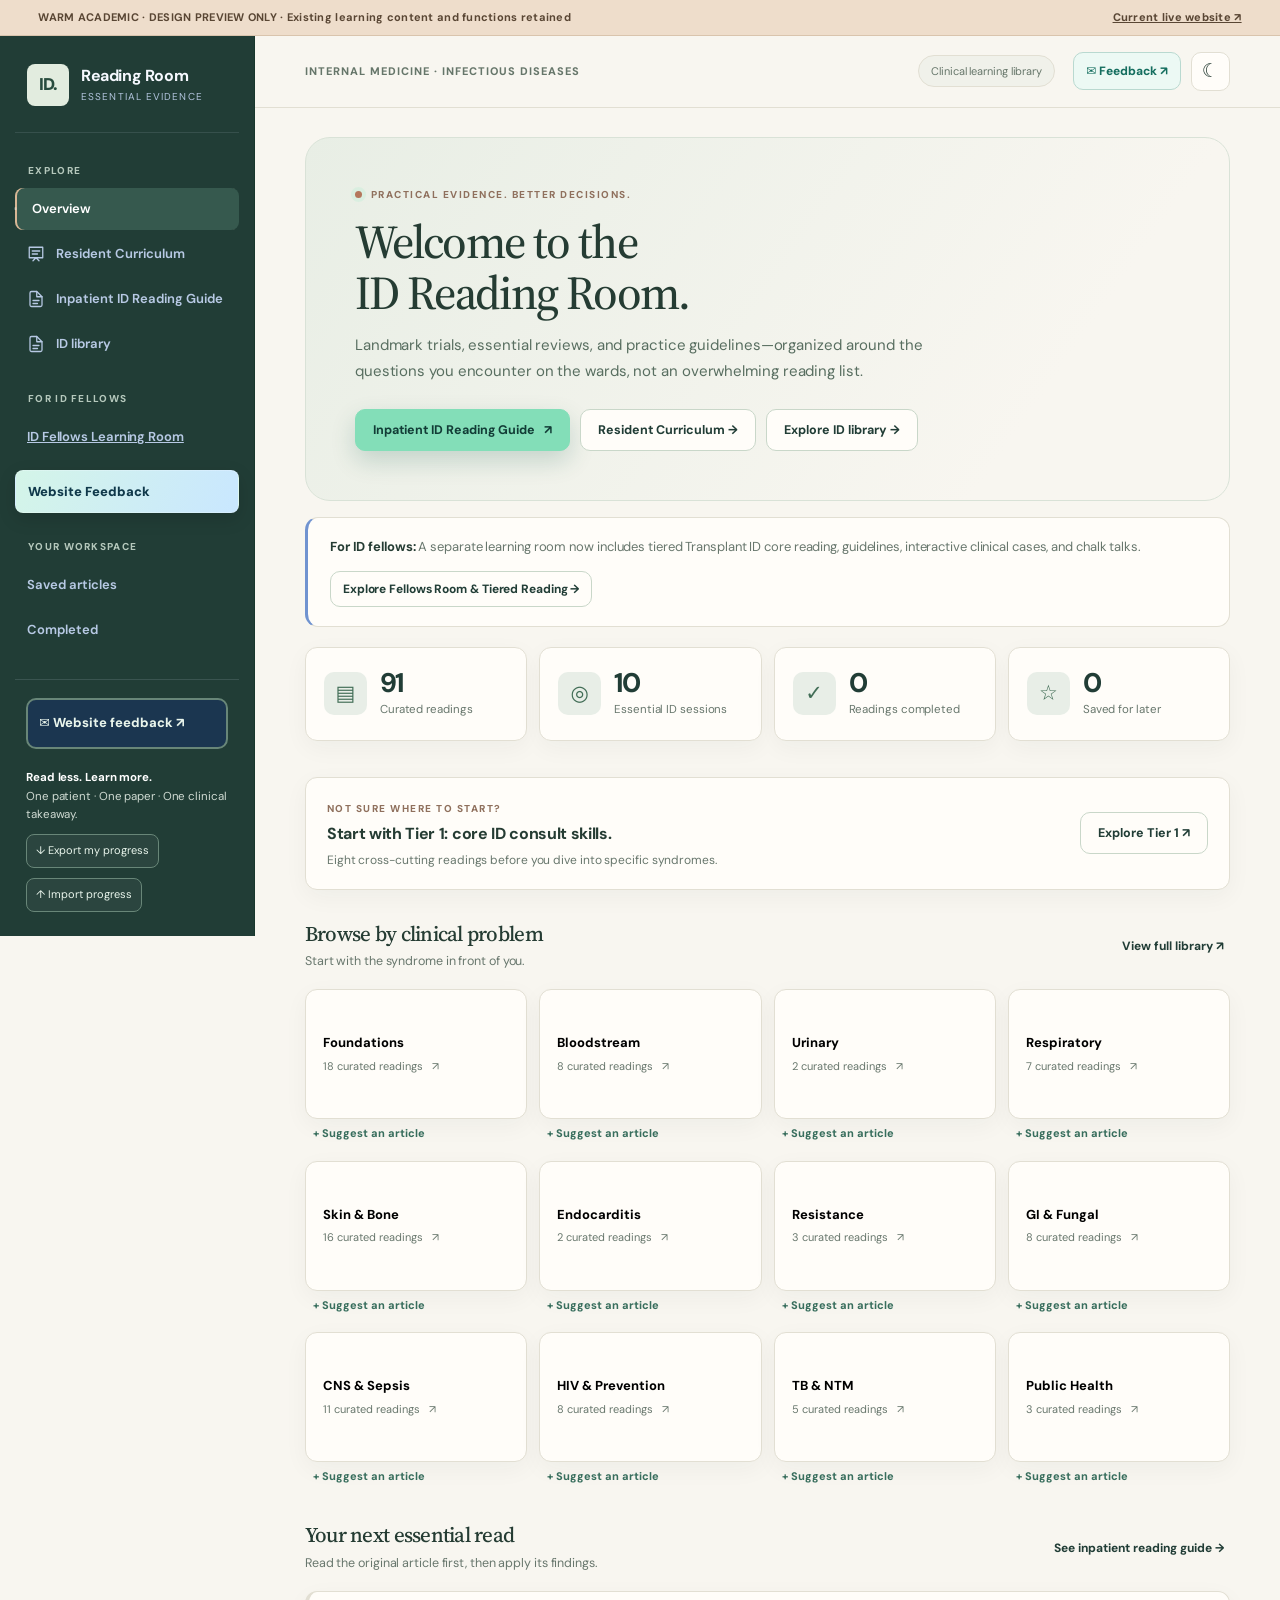
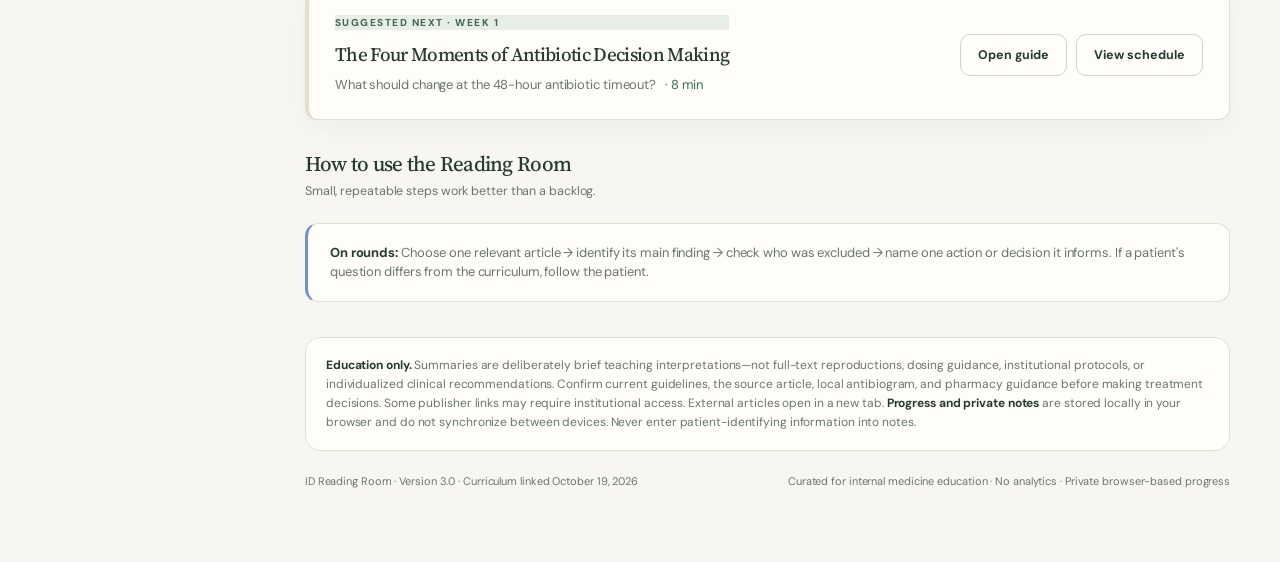
<file: design-preview/index.html>
<!doctype html>
<html lang="en">
<head>
  <meta charset="utf-8" />
  <meta name="viewport" content="width=device-width, initial-scale=1" />
  <meta name="color-scheme" content="light dark" />
  <meta name="description" content="A reading guide and evidence library for internal medicine residents rotating on the infectious diseases service." />
  <title>ID Reading Room · Essential Evidence for Internal Medicine</title>
  <style>
    :root{--bg:#edf3f9;--surface:#ffffff;--surface2:#f3f7fc;--line:#d3ddea;--ink:#13253d;--muted:#586b85;--brand:#445be7;--brandDeep:#273cc3;--teal:#138a79;--pill:#eef8f4;--navy:#101e36;--navmuted:#acb8cc;--shadow:0 12px 30px rgba(21,44,86,.08);--radius:18px;--focus:#ffca58; color-scheme:light}
    [data-theme="dark"]{--bg:#0b1423;--surface:#142139;--surface2:#1b2a45;--line:#2b3c56;--ink:#edf5ff;--muted:#a2b3ca;--brand:#92a3ff;--brandDeep:#b5c0ff;--teal:#70d7ce;--pill:#243457;--navy:#07101f;--navmuted:#a0afc7;--shadow:0 10px 36px rgba(0,0,0,.17);color-scheme:dark}
    *{box-sizing:border-box}html{scroll-behavior:smooth}body{margin:0;background:var(--bg);color:var(--ink);font:15px/1.5 Inter,ui-sans-serif,system-ui,-apple-system,"Segoe UI",sans-serif}button,input,select,textarea{font:inherit}button{cursor:pointer}a{color:inherit}button:disabled{opacity:.46;cursor:not-allowed}a:focus-visible,button:focus-visible,input:focus-visible,select:focus-visible,textarea:focus-visible{outline:3px solid var(--focus);outline-offset:3px}svg{display:block}h1,h2,h3,p{margin-top:0}h1,h2,h3{letter-spacing:-.04em}p{line-height:1.65}.hidden{display:none!important}.skip{position:absolute;left:-999px;top:12px;z-index:90;padding:12px 16px;background:#fff;color:#13243e;border-radius:10px}.skip:focus{left:12px}
    .app{display:flex;min-height:100vh}.sidebar{width:248px;flex:0 0 248px;background:var(--navy);color:#fff;display:flex;flex-direction:column;padding:31px 18px 24px;position:sticky;top:0;align-self:flex-start;height:100vh;overflow-y:auto}.brand{display:flex;align-items:center;gap:11px;padding:0 12px 26px;text-decoration:none}.brandmark{display:grid;place-items:center;width:42px;height:42px;background:linear-gradient(140deg,#9cefd9,#79b7ff);border-radius:13px;color:#0b2940;font-size:17px;font-weight:900;letter-spacing:-.08em;box-shadow:0 7px 20px rgba(74,203,229,.2)}.brand strong{display:block;font-size:15px;letter-spacing:-.025em;line-height:1.25}.brand small{display:block;color:var(--navmuted);font-size:11px;margin-top:3px;letter-spacing:.06em;text-transform:uppercase}.side-label{color:#91a2ba;font-size:10px;font-weight:850;letter-spacing:.15em;text-transform:uppercase;margin:15px 12px 11px}.navbutton{display:flex;align-items:center;width:100%;gap:12px;border:0;background:transparent;color:#adbad1;text-align:left;border-radius:11px;padding:13px 13px;font-weight:650;margin-bottom:4px;transition:background .15s,color .15s}.navbutton:hover{background:#1b2b48;color:#fff}.navbutton.active{background:#29365b;color:white;box-shadow:inset 3px 0 0 #7fdcc4}.navbutton .navicon{width:20px;text-align:center;font-size:19px;line-height:1}.navbutton .navcount{margin-left:auto;color:#d9e3ff;border-radius:50px;background:#374568;font-size:11px;padding:1px 8px}.sidebar-bottom{margin-top:auto;padding:20px 10px 0;border-top:1px solid #2b3850;color:#9dacc5;font-size:12px;line-height:1.6}.sidebar-bottom b{color:#deebfa}.sidebar-bottom button{margin-top:10px;background:transparent;color:#d0dffe;border:1px solid #405171;padding:8px 10px;border-radius:9px}
    .workspace{flex:1;min-width:0}.topbar{position:sticky;top:0;z-index:10;height:76px;display:flex;align-items:center;justify-content:space-between;gap:15px;padding:0 clamp(20px,4vw,55px);background:color-mix(in srgb,var(--bg) 90%,transparent);backdrop-filter:blur(16px);border-bottom:1px solid var(--line)}.top-label{font-size:12px;font-weight:730;color:var(--muted);letter-spacing:.08em;text-transform:uppercase}.top-right{display:flex;align-items:center;gap:10px}.top-tag{font-size:12px;color:var(--muted);margin-right:8px}.iconbutton{border:1px solid var(--line);border-radius:12px;background:var(--surface);color:var(--ink);width:40px;height:40px;display:grid;place-items:center;font-size:19px}.iconbutton:hover{border-color:#7fdcc4}.content{max-width:1420px;margin:0 auto;padding:32px clamp(20px,4vw,55px) 75px}.view{display:none}.view.active{display:block;animation:rise .23s ease-out}@keyframes rise{from{opacity:.3;transform:translateY(6px)}to{opacity:1;transform:translateY(0)}}
    .hero{position:relative;overflow:hidden;background:linear-gradient(117deg,#172856,#263b91 67%,#3c57ba);color:#fff;border-radius:25px;padding:clamp(28px,4vw,49px);box-shadow:0 15px 40px rgba(27,48,122,.12);min-height:271px}.hero:before{content:"";width:380px;height:380px;border:1px solid rgba(190,215,255,.22);border-radius:50%;position:absolute;right:-25px;top:-154px;box-shadow:0 0 0 67px rgba(180,213,255,.055),0 0 0 136px rgba(180,213,255,.035);pointer-events:none}.hero:after{content:"✳";font-size:128px;color:rgba(160,239,216,.23);line-height:1;position:absolute;right:82px;bottom:-32px;transform:rotate(-20deg);pointer-events:none}.hero-text{max-width:720px;position:relative;z-index:1}.eyebrow{display:flex;align-items:center;gap:9px;color:#b8ece0;font-size:11px;font-weight:850;letter-spacing:.16em;text-transform:uppercase;margin-bottom:14px}.eyebrow .dot{height:7px;width:7px;background:#88e0c5;border-radius:50%}.hero h1{font-size:clamp(29px,3.6vw,48px);font-weight:790;line-height:1.1;margin-bottom:13px;letter-spacing:-.05em}.hero p{font-size:15px;max-width:570px;color:#d8e4ff;margin-bottom:25px}.hero-actions{display:flex;gap:10px;flex-wrap:wrap}.btn{display:inline-flex;justify-content:center;align-items:center;gap:9px;background:var(--brand);color:white;border:1px solid transparent;border-radius:11px;min-height:42px;padding:10px 17px;font-weight:720;font-size:13px;text-decoration:none;line-height:1.2}.btn:hover{filter:brightness(1.07);transform:translateY(-1px)}.btn.secondary{color:var(--ink);background:var(--surface);border-color:var(--line)}.hero .btn{background:#aee5d6;color:#18334d;border-color:rgba(17,90,75,.08)}.hero .btn.secondary{background:rgba(255,255,255,.10);border-color:rgba(255,255,255,.30);color:white}.btn.sm{padding:8px 12px;min-height:36px;font-size:12px}.btn.ghost{background:transparent;color:var(--ink);border-color:var(--line)}.btn.dark{background:#1a3159}
    .stats{display:grid;grid-template-columns:repeat(4,minmax(0,1fr));gap:13px;margin:20px 0 34px}.stat{display:flex;align-items:center;gap:13px;border-radius:16px;background:var(--surface);border:1px solid var(--line);padding:18px 19px;box-shadow:var(--shadow)}.stat .stat-icon{width:41px;height:41px;border-radius:12px;background:#eef8f4;display:grid;place-items:center;color:#168974;font-size:19px}.stat strong{font-size:24px;line-height:1.1;display:block;letter-spacing:-.06em}.stat small{color:var(--muted);font-size:12px}.sectionbar{display:flex;align-items:end;justify-content:space-between;gap:12px;margin:28px 0 18px}.sectionbar h2{font-size:22px;line-height:1.2;margin:0}.sectionbar p{margin:5px 0 0;font-size:13px;color:var(--muted)}.textlink{border:0;background:none;color:var(--brand);font-weight:750;font-size:13px;white-space:nowrap}.textlink:hover{text-decoration:underline}.topic-grid{display:grid;grid-template-columns:repeat(4,minmax(0,1fr));gap:13px}.topic-tile{border:1px solid var(--line);background:var(--surface);border-radius:15px;padding:19px;text-align:left;min-height:147px;box-shadow:var(--shadow);transition:transform .15s,border-color .15s}.topic-tile:hover{transform:translateY(-3px);border-color:#7fdcc4}.topic-symbol{display:grid;place-items:center;width:38px;height:38px;border-radius:12px;background:#eef8f4;color:#168974;font-size:21px;margin-bottom:13px}.topic-tile strong{display:block;font-size:14px;line-height:1.3}.topic-tile small{color:var(--muted);font-size:12px;margin-top:6px;display:block}
    .feature-panel{border-radius:20px;background:var(--surface);border:1px solid var(--line);padding:24px;display:flex;gap:24px;align-items:center;justify-content:space-between;box-shadow:var(--shadow)}.feature-label{font-size:11px;font-weight:800;letter-spacing:.14em;text-transform:uppercase;color:#138a79;margin-bottom:10px}.feature-panel h3{font-size:20px;margin-bottom:7px}.feature-panel p{color:var(--muted);font-size:13px;margin:0;max-width:720px}.feature-actions{display:flex;gap:9px;flex-wrap:wrap;flex-shrink:0}
    .pagehead{display:flex;align-items:start;justify-content:space-between;gap:20px;margin-bottom:24px}.pagehead h1{font-size:clamp(26px,3vw,35px);margin:0 0 7px}.pagehead p{color:var(--muted);font-size:14px;max-width:720px;margin:0}.mini-heading{color:#138a79;font-weight:850;text-transform:uppercase;letter-spacing:.12em;font-size:11px;margin-bottom:7px}
    .toolbar{padding:16px;border:1px solid var(--line);background:var(--surface);border-radius:16px;display:flex;flex-wrap:wrap;gap:11px;align-items:center;margin-bottom:16px}.searchwrap{display:flex;align-items:center;gap:9px;padding:0 13px;border:1px solid var(--line);border-radius:11px;flex:1;min-width:235px;background:var(--bg);height:45px}.searchwrap:focus-within{border-color:#7fdcc4;box-shadow:0 0 0 3px rgba(127,220,196,.14)}.searchwrap span{color:var(--muted);font-size:18px}.searchwrap input{outline:none;border:0;background:transparent;color:var(--ink);min-width:50px;flex:1;font-size:13px}.filterselect{border:1px solid var(--line);color:var(--ink);border-radius:11px;background:var(--surface);height:45px;padding:0 12px;min-width:160px;font-size:13px}.filter-results{font-size:12px;color:var(--muted);margin-bottom:14px;display:flex;justify-content:space-between;align-items:center;gap:8px}.article-grid{display:grid;grid-template-columns:repeat(2,minmax(0,1fr));gap:15px}.article-card{background:var(--surface);border:1px solid var(--line);border-radius:16px;padding:21px;box-shadow:var(--shadow);display:flex;flex-direction:column;min-height:272px;position:relative;transition:border-color .15s,transform .15s}.article-card:hover{border-color:#95dcca;transform:translateY(-2px)}.cardtop{display:flex;align-items:center;gap:8px;flex-wrap:wrap;padding-right:38px}.chip{display:inline-flex;align-items:center;gap:5px;font-size:10px;font-weight:800;border-radius:999px;padding:5px 10px;background:var(--pill);color:var(--brandDeep);letter-spacing:.015em}.chip.type{background:var(--surface2);color:var(--muted)}.chip.core{background:#e2f5ee;color:#0b7f6c}[data-theme="dark"] .chip.core{background:#184a40;color:#a8f4e0}.starbtn{position:absolute;top:16px;right:18px;border:1px solid var(--line);border-radius:10px;background:var(--surface);height:33px;width:33px;color:var(--muted);font-size:18px}.starbtn.selected{color:#e6ad24;background:#fff8e1;border-color:#f0d886}.article-title{font-size:18px;line-height:1.28;margin:14px 0 8px;letter-spacing:-.03em}.article-question{color:var(--muted);font-size:13px;line-height:1.5;margin:0 0 12px;flex:1}.article-meta{display:flex;gap:6px;flex-wrap:wrap;color:var(--muted);font-size:11px;margin-bottom:16px}.article-meta span:not(:last-child):after{content:"·";padding-left:6px}.cardfooter{padding-top:14px;border-top:1px solid var(--line);display:flex;align-items:center;justify-content:space-between;gap:8px}.readflag{display:flex;align-items:center;gap:6px;font-weight:670;font-size:11px;color:var(--muted)}.readflag.complete{color:#11866f}.empty{padding:42px 26px;text-align:center;background:var(--surface);border:1px dashed var(--line);border-radius:15px;grid-column:1/-1;color:var(--muted)}.empty h3{color:var(--ink);margin:8px 0}
    .progress{width:100%;height:10px;border-radius:50px;background:var(--surface2);overflow:hidden}.progress > div{height:100%;border-radius:50px;background:linear-gradient(90deg,#33c4a2,#6a8df5);width:0%;transition:width .35s}.path-overview{background:var(--surface);border:1px solid var(--line);border-radius:20px;padding:23px;margin-bottom:20px}.path-overview h3{margin:0 0 5px;font-size:17px}.path-overview p{font-size:13px;color:var(--muted);margin-bottom:13px}.pathbar{display:flex;align-items:center;gap:14px;margin-top:8px}.pathbar strong{white-space:nowrap;color:var(--teal);font-size:13px}.week-grid{display:grid;grid-template-columns:repeat(2,minmax(0,1fr));gap:17px}.week{padding:22px;background:var(--surface);border:1px solid var(--line);border-radius:20px}.weekhead{display:flex;justify-content:space-between;gap:12px;align-items:center;margin-bottom:17px}.weekhead h2{font-size:20px;margin:0}.weekhead .chip{font-size:10px}.lesson{display:flex;align-items:start;gap:12px;width:100%;text-align:left;background:none;border:0;padding:14px 0;border-top:1px solid var(--line);color:var(--ink)}.lesson:hover .lesson-title{color:var(--brand)}.daynum{width:39px;height:39px;display:grid;place-items:center;border-radius:12px;background:var(--surface2);color:var(--brand);font-weight:800;font-size:12px;flex:0 0 auto}.daynum.done{background:#d9f4ea;color:#0b836d}.lesson-copy{flex:1;min-width:0}.lesson-title{display:block;font-size:14px;line-height:1.35;font-weight:760}.lesson-meta{display:block;color:var(--muted);font-size:11px;margin-top:3px}.lesson-desc{display:block;font-size:12px;color:var(--muted);margin-top:6px;line-height:1.45}.lesson-arrow{color:var(--muted);margin-top:7px}.tipbar{margin-top:20px;padding:19px 22px;border-radius:15px;background:var(--surface2);color:var(--muted);border:1px solid var(--line);font-size:13px}.tipbar b{color:var(--ink)}
    .bottomnotice{margin-top:35px;padding:18px 20px;background:var(--surface);border-radius:15px;border:1px solid var(--line);color:var(--muted);font-size:12px;line-height:1.6}.bottomnotice b{color:var(--ink)}.foot{margin-top:22px;display:flex;gap:10px;justify-content:space-between;color:var(--muted);font-size:11px;flex-wrap:wrap}
    .modalback{position:fixed;inset:0;background:rgba(8,19,37,.62);z-index:30;display:none;align-items:center;justify-content:center;padding:20px;backdrop-filter:blur(5px)}.modalback.open{display:flex}.modal{background:var(--surface);color:var(--ink);border:1px solid var(--line);border-radius:23px;width:min(750px,100%);max-height:min(92vh,920px);overflow:hidden;box-shadow:0 26px 75px rgba(0,0,0,.23);display:flex;flex-direction:column}.modalhead{padding:24px 27px 19px;border-bottom:1px solid var(--line);display:flex;gap:20px;justify-content:space-between}.modalhead h2{font-size:25px;line-height:1.2;margin:12px 0 0}.modal-close{align-self:flex-start;border:1px solid var(--line);background:var(--surface2);color:var(--ink);width:37px;height:37px;border-radius:11px;font-size:23px;line-height:1}.modal-scroll{overflow-y:auto;padding:22px 27px 27px}.paper-meta{color:var(--muted);font-size:12px;line-height:1.55;margin-bottom:18px}.clinical-question{padding:17px 19px;border-radius:13px;background:var(--surface2);border-left:3px solid var(--brand);margin-bottom:21px}.clinical-question strong{display:block;color:var(--teal);font-size:11px;letter-spacing:.11em;text-transform:uppercase;margin-bottom:5px}.clinical-question p{font-size:15px;font-weight:660;margin:0}.detail-section{margin:19px 0}.detail-section h3{display:flex;align-items:center;gap:9px;font-size:14px;letter-spacing:0;margin-bottom:7px}.detail-section h3 .circle{width:24px;height:24px;border-radius:50%;background:var(--pill);color:var(--brandDeep);font-size:11px;display:grid;place-items:center}.detail-section p{color:var(--muted);font-size:13px;line-height:1.65;margin:0}.reflect{border-radius:13px;border:1px solid var(--line);padding:17px;margin:20px 0;background:var(--bg)}.reflect strong{display:block;font-size:13px;margin-bottom:7px}.reflect p{font-size:13px;color:var(--muted);margin-bottom:0}.notesarea{width:100%;min-height:86px;resize:vertical;background:var(--surface);color:var(--ink);border:1px solid var(--line);border-radius:11px;padding:12px;font-size:13px;margin-top:9px}.noteslabel{display:block;font-size:13px;font-weight:750;margin-top:16px}.notecaption{display:block;margin-top:5px;font-size:11px;color:var(--muted)}.modalfooter{border-top:1px solid var(--line);padding:15px 27px;display:flex;flex-wrap:wrap;align-items:center;gap:9px}.modalfooter .push{flex:1}.counter-pill{font-size:12px;color:var(--muted);padding:0 8px}.toast{position:fixed;left:50%;bottom:22px;transform:translateX(-50%) translateY(80px);background:#142948;color:#fff;border:1px solid #34547e;border-radius:11px;padding:11px 16px;font-size:13px;z-index:100;opacity:0;transition:transform .22s,opacity .22s;pointer-events:none;box-shadow:0 12px 22px rgba(0,0,0,.2)}.toast.show{opacity:1;transform:translateX(-50%) translateY(0)}
    .mobilebar{display:none}.onlymobile{display:none}.checkboxrow{display:flex;align-items:center;gap:7px;color:var(--muted);font-size:13px;white-space:nowrap}.checkboxrow input{accent-color:var(--brand);width:16px;height:16px}.smallsummary{color:var(--muted);font-size:12px}.resets{margin-top:20px;display:flex;flex-wrap:wrap;gap:10px}.meta-kicker{font-size:11px;color:var(--muted)}
    
    body{background:linear-gradient(180deg,#f4f7fb 0%,#eaf1f8 100%) fixed}
    .topbar{background:color-mix(in srgb,var(--bg) 94%,white 6%);box-shadow:0 1px 0 rgba(255,255,255,.75) inset}
    .stats,.sectionbar,.pagehead{position:relative}
    .stat,.topic-tile,.feature-panel,.toolbar,.article-card,.week,.comp-card,.domain-card,.curr-info,.foundation-item,.lesson-modal-card,.saved-panel,.emptybox,.modal,.tableish,.resource-card{box-shadow:0 10px 28px rgba(20,45,88,.06);border-color:#d3ddea}
    .stat,.topic-tile,.feature-panel,.article-card,.week,.comp-card,.domain-card{background:linear-gradient(180deg,#ffffff 0%,#fbfdff 100%)}
    .toolbar,.curr-info{background:linear-gradient(180deg,#ffffff 0%,#f7faff 100%)}
    .searchwrap{background:#f6f9fc}
    .iconbutton,.filterselect,.searchwrap,.sortbtn,.theme-toggle{box-shadow:0 1px 0 rgba(255,255,255,.75) inset}
    .sectionbar h2,.pagehead h1{color:#102541}
    .mini-heading,.feature-label{color:#0b7d86}
    .mobilebar{background:rgba(255,255,255,.95);backdrop-filter:blur(16px)}

    .filterselect:focus,.btn:focus-visible,.iconbutton:focus-visible{outline-color:#7fdcc4}
    .navbutton .navcount{background:#31486b}
    .path-overview,.curr-info{position:relative;overflow:hidden}
    .path-overview:before,.curr-info:before{content:"";position:absolute;inset:auto -40px -40px auto;width:140px;height:140px;border-radius:50%;background:radial-gradient(circle,rgba(127,220,196,.18),rgba(127,220,196,0) 68%);pointer-events:none}
    .hero .btn:hover{background:#9edcc9}
    .btn:not(.secondary):not(.ghost):not(.dark){box-shadow:0 10px 22px rgba(72,184,152,.18)}
@media(max-width:1240px){.topic-grid{grid-template-columns:repeat(2,minmax(0,1fr))}.sidebar{width:215px;flex-basis:215px}.stats{grid-template-columns:repeat(2,minmax(0,1fr))}}
    @media(max-width:900px){.sidebar{display:none}.mobilebar{display:flex;position:fixed;bottom:0;left:0;right:0;z-index:20;background:var(--surface);border-top:1px solid var(--line);box-shadow:0 -7px 23px rgba(12,25,45,.08);justify-content:space-around;padding:8px 3px max(8px,env(safe-area-inset-bottom))}.mnav{display:flex;flex-direction:column;align-items:center;gap:1px;border:0;background:transparent;color:var(--muted);padding:4px 10px;font-size:10px;font-weight:730}.mnav span{font-size:20px}.mnav.active{color:var(--brand)}.onlymobile{display:block}.nonmobile{display:none}.content{padding-bottom:113px}.topbar{height:68px}.top-tag{display:none}}
    @media(max-width:680px){.content{padding:20px 15px 110px}.topbar{padding:0 15px}.hero{min-height:0;border-radius:18px;padding:28px 23px}.hero:before{right:-220px}.hero:after{display:none}.stats{gap:9px;margin:13px 0 26px}.stat{padding:13px;gap:10px;border-radius:13px}.stat .stat-icon{width:36px;height:36px}.stat strong{font-size:21px}.stat small{font-size:10px}.topic-grid{gap:9px}.topic-tile{padding:14px;min-height:137px}.article-grid,.week-grid{grid-template-columns:1fr}.feature-panel{display:block}.feature-actions{margin-top:16px}.toolbar{padding:11px}.searchwrap{min-width:100%;flex-basis:100%}.filterselect{min-width:0;flex:1}.pagehead{display:block}.pagehead .btn{margin-top:14px}.modalback{padding:7px;align-items:flex-end}.modal{max-height:96dvh;border-radius:20px 20px 10px 10px}.modalhead{padding:20px 19px 16px}.modal-scroll{padding:18px 19px}.modalfooter{padding:13px 19px}.modalhead h2{font-size:22px}.sectionbar{align-items:center}.sectionbar h2{font-size:20px}.stat{flex-wrap:wrap}.foot{margin-bottom:12px}}
    @media(prefers-reduced-motion:reduce){*,*:before,*:after{animation-duration:0s!important;transition-duration:0s!important;scroll-behavior:auto!important}}
    @media print{.sidebar,.mobilebar,.topbar,.modalback,.toolbar,.feature-actions,.btn,.starbtn,.navbutton{display:none!important}.content{padding:0}.hero{color:#111;background:#fff;box-shadow:none;border:1px solid #aaa}.hero p,.eyebrow{color:#444}.view:not(.active){display:none!important}.article-card,.week,.stat,.topic-tile{box-shadow:none;break-inside:avoid}.article-grid{display:block}.article-card{min-height:0;margin:9px 0}.bottomnotice{break-inside:avoid}body{background:#fff}}

    .optional-head{margin-top:39px}.optional-progress{font-size:12px;color:var(--muted);margin:-6px 0 14px}.week.optional{border-style:dashed}.week.optional .weekhead .chip{background:var(--surface2);color:var(--teal)}
    .foundations{display:grid;gap:10px;margin-bottom:27px}.foundation-item{display:flex;align-items:center;justify-content:space-between;flex-wrap:wrap;gap:12px;padding:16px 18px;border:1px solid var(--line);background:var(--surface);border-radius:14px}.foundation-item h3{font-size:14px;margin:0 0 3px;letter-spacing:-.01em}.foundation-item p{color:var(--muted);font-size:12px;margin:0}.foundation-actions{display:flex;gap:8px;align-items:center;flex-wrap:wrap}.status-pill{color:var(--muted);font-size:11px;font-weight:700}.status-pill.done{color:var(--teal)}
    .first-read{border:1px solid color-mix(in srgb,var(--teal) 25%,var(--line));border-radius:15px;padding:18px;margin-bottom:17px;background:color-mix(in srgb,var(--teal) 6%,var(--surface))}.first-read .kicker{color:var(--teal);font-size:11px;font-weight:850;letter-spacing:.1em;text-transform:uppercase}.first-read p{font-size:12px;color:var(--muted);margin:7px 0 12px}.media-panel{background:var(--surface2);border-radius:14px;padding:14px 17px;margin:16px 0}.media-panel h3{font-size:13px;letter-spacing:0;margin:0 0 7px}.media-panel p{font-size:12px;color:var(--muted);margin:4px 0 10px}.media-actions{display:flex;align-items:center;gap:8px;flex-wrap:wrap}.media-note{display:block;margin-top:7px;color:var(--muted);font-size:11px}.video-note{font-size:12px;color:var(--muted);border-left:3px solid var(--line);padding:9px 12px;margin-top:12px}
    .cardfooter .cardactions{display:flex;align-items:center;gap:7px;flex-wrap:wrap;justify-content:flex-end}.cardfooter{flex-wrap:wrap}.tiny-link{font-size:11px;color:var(--brand);font-weight:700;text-decoration:none}.tiny-link:hover{text-decoration:underline}
    @media(max-width:680px){.foundation-item{align-items:stretch}.foundation-actions{width:100%;justify-content:space-between}.first-read .btn{width:100%}.media-actions .btn{flex:1}.cardfooter .cardactions{width:100%}.cardfooter .cardactions .btn{flex:1}}
  
/* ACGME linked curriculum */
.curr-info{border:1px solid var(--line);background:var(--surface2);border-radius:16px;padding:20px 22px;margin-bottom:25px;color:var(--ink)}.curr-info b{font-size:15px}.curr-info p{color:var(--muted);font-size:13px;line-height:1.6;margin:9px 0}
.comp-grid{display:grid;grid-template-columns:repeat(2,minmax(0,1fr));gap:12px;margin-bottom:28px}
.comp-card{background:var(--surface);border:1px solid var(--line);border-radius:15px;padding:18px;position:relative}.comp-index{display:inline-block;font-size:11px;color:var(--teal);font-weight:800;letter-spacing:1px}.comp-card h3{margin:6px 0;color:var(--ink);font-size:16px}.comp-card p{font-size:13px;line-height:1.6;color:var(--muted);margin:7px 0 12px}
.curr-domains{display:grid;grid-template-columns:repeat(2,minmax(0,1fr));gap:13px}.domain-card{background:var(--surface);border:1px solid var(--line);border-radius:16px;padding:18px;min-width:0}.domain-head h3{margin:0 0 8px;font-size:16px;color:var(--ink)}.domain-head p{margin:0 0 14px;color:var(--muted);font-size:12.5px;line-height:1.5}.domain-links{display:grid;gap:7px}.domain-article{cursor:pointer;text-align:left;border:1px solid var(--line);border-radius:10px;padding:10px 12px;color:var(--ink);background:var(--surface2);font:inherit}.domain-article:hover{border-color:var(--brand);background:var(--pill)}.domain-t{display:block;font-size:12.5px;font-weight:760;line-height:1.35}.domain-src{display:block;font-size:11px;color:var(--muted);margin-top:3px}
@media(max-width:1050px){.curr-domains{grid-template-columns:1fr}}
@media(max-width:680px){.comp-grid{grid-template-columns:1fr}.curr-info{padding:16px}.mobilebar .mnav{padding:4px 3px;font-size:9px}.mobilebar .mnav span{font-size:17px}.domain-card{padding:15px}}

/* ───────────────────────────────────────────────────────────────
   ID Reading Room — Modern Clinical Dashboard / Option 3
   Presentation-only layer; no changes to article data or progress state.
   ─────────────────────────────────────────────────────────────── */
:root{
  --bg:#edf2f8; --surface:#ffffff; --surface2:#f3f7fc;
  --line:#dce5f0; --ink:#1b2d49; --muted:#657893;
  --brand:#3159b3; --brandDeep:#26478f; --teal:#3159b3;
  --pill:#e9f0fd; --navy:#192c4e; --navmuted:#b0c2df;
  --shadow:0 5px 21px rgba(30,60,106,.035); --radius:16px;
  --focus:#e1aa37;
}
[data-theme="dark"]{
  --bg:#0d192c; --surface:#162942; --surface2:#203551;
  --line:#324a67; --ink:#eef4fc; --muted:#b6c7df;
  --brand:#8eafff; --brandDeep:#b8ceff; --teal:#94b9ff;
  --pill:#294467; --navy:#0b1830; --navmuted:#a8b9d3;
  --shadow:0 7px 25px rgba(0,0,0,.09);
}
body{font-family:Inter,"Segoe UI",ui-sans-serif,system-ui,-apple-system,sans-serif;letter-spacing:-.006em}
.app{background:var(--bg)}
.sidebar{width:255px;flex-basis:255px;padding:28px 15px 24px;background:var(--navy);border-right:1px solid rgba(168,192,228,.15)}
.brand{gap:12px;padding:0 12px 26px;margin-bottom:7px;border-bottom:1px solid rgba(222,234,254,.11)}
.brandmark{width:42px;height:42px;border-radius:11px;background:#597cd1;color:#fff;box-shadow:none;letter-spacing:-.07em}
.brand strong{font-size:16px;font-weight:800;color:#f6f9ff}
.brand small{letter-spacing:.11em;font-size:10px;color:#b2c4dd}
.side-label{margin:23px 13px 10px;color:#8fa6ca;font-size:10px;font-weight:800;letter-spacing:.14em}
.navbutton{font-size:13.5px;color:#b7c9e4;border-radius:10px;padding:11px 12px;gap:11px;font-weight:630;margin-bottom:3px}
.navbutton .navicon{font-size:18px;min-width:23px;color:#94abd1}
.navbutton:hover{background:#263e66;color:#fff}
.navbutton.active{background:#314e81;color:#fff;box-shadow:none}
.navbutton.active .navicon{color:#fff}
.navbutton.active:before{content:"";position:absolute;width:3px;height:22px;left:15px;border-radius:3px;background:#a7c2ff;transform:translateX(-1px)}
.navbutton.active{padding-left:17px}
.navbutton .navcount{background:#344d75;color:#edf3ff;font-size:10px}
.sidebar-bottom{border-top:1px solid rgba(225,237,255,.13);color:#b3c3dc;margin-top:auto;font-size:11.5px;padding:18px 11px 0}
.sidebar-bottom b{color:#fff}
.sidebar-bottom button{border:1px solid #53698c;color:#edf5ff;padding:7px 9px;border-radius:8px;background:rgba(255,255,255,.045);font-size:11px}
.sidebar-bottom button:hover{background:#344f7e}
.workspace{background:var(--bg)}
.topbar{height:72px;padding:0 clamp(22px,3.9vw,60px);background:color-mix(in srgb,var(--surface) 91%,transparent);border-bottom:1px solid var(--line);backdrop-filter:blur(18px)}
.top-label{font-size:11px;font-weight:800;color:var(--muted);letter-spacing:.09em}
.top-tag{border-radius:999px;background:var(--surface2);border:1px solid var(--line);padding:7px 12px;color:var(--muted);font-size:11px}
.iconbutton{height:39px;width:39px;border-radius:10px;background:var(--surface2);color:var(--brandDeep)}
.content{max-width:1370px;padding:32px clamp(22px,3.9vw,60px) 72px}
.hero{background:linear-gradient(114deg,#1b2f60 0%,#243d8e 59%,#385bb9 100%);border:1px solid rgba(255,255,255,.12);border-radius:22px;min-height:266px;padding:clamp(30px,4.1vw,52px);box-shadow:0 15px 39px rgba(33,61,133,.13)}
.hero:before{width:460px;height:460px;right:-82px;top:-151px;box-shadow:0 0 0 54px rgba(201,222,255,.058),0 0 0 108px rgba(201,222,255,.033);border-color:rgba(205,227,255,.16)}
.hero:after{content:"";width:215px;height:156px;right:64px;bottom:38px;transform:rotate(-11deg);border:1px solid rgba(211,231,255,.24);border-radius:16px;background:linear-gradient(110deg,rgba(255,255,255,.075),rgba(255,255,255,.01));box-shadow:12px 16px 0 -1px rgba(255,255,255,.06),12px 16px 0 rgba(220,234,255,.18);opacity:.8}
.hero-text{max-width:740px}
.eyebrow{color:#d5e4ff;font-size:10px;letter-spacing:.15em}
.eyebrow .dot{background:#d6e5ff}
.hero h1{font-size:clamp(31px,3.45vw,47px);letter-spacing:-.053em;font-weight:800}
.hero p{color:#e0e9ff;max-width:595px;font-size:14.5px;line-height:1.63}
.hero .btn{background:#ffffff;color:#254583;border:1px solid #fff;box-shadow:0 3px 10px rgba(17,38,92,.11);font-size:12.5px}
.hero .btn:hover{background:#eaf0ff}
.hero .btn.secondary{color:#fff;background:rgba(255,255,255,.09);border-color:rgba(220,232,255,.34);box-shadow:none}
.hero .btn.secondary:hover{background:rgba(255,255,255,.19)}
.btn{background:#3159b3;color:#fff;border-radius:10px;font-weight:720;font-size:12.5px;box-shadow:none;transition:background .15s,transform .15s}
.btn:hover{background:#26478f;filter:none}
[data-theme="dark"] .btn{background:#476dbe;color:#fff}
[data-theme="dark"] .btn.secondary{background:var(--surface2);color:var(--ink)}
[data-theme="dark"] .hero .btn{background:#fff;color:#254583}
[data-theme="dark"] .hero .btn.secondary{background:rgba(255,255,255,.11);color:white}
.stats{margin:18px 0 36px;gap:12px}
.stat{padding:18px;border-radius:14px;border-color:var(--line);box-shadow:none;min-height:94px;background:var(--surface)}
.stat .stat-icon{width:43px;height:43px;border-radius:10px;background:#e8effc;color:#355db6;font-size:21px}
[data-theme="dark"] .stat .stat-icon{background:#2a4269;color:#b7ceff}
.stat strong{font-size:27px;font-weight:800;color:var(--ink)}
.stat small{font-size:11.5px}
.sectionbar{margin:31px 0 17px;align-items:center}
.sectionbar h2{font-size:21px;letter-spacing:-.035em;color:var(--ink);font-weight:790}
.sectionbar p{font-size:12.5px;color:var(--muted)}
.textlink{color:var(--brandDeep);font-size:12px}
[data-theme="dark"] .textlink{color:var(--brand)}
.topic-grid{gap:12px}
.topic-tile{border-radius:13px;min-height:130px;padding:17px;border-color:var(--line);box-shadow:none}
.topic-tile:hover{box-shadow:0 8px 23px rgba(41,75,137,.09);border-color:#8ca9e5}
.topic-symbol{height:36px;width:36px;border-radius:10px;background:#e8effb;color:#3a60af;font-size:18px;margin-bottom:12px}
[data-theme="dark"] .topic-symbol{background:#273f62;color:#bad0ff}
.topic-tile strong{font-size:13px;font-weight:750;line-height:1.35}
.topic-tile small{font-size:11px;margin-top:6px}
.feature-panel{padding:23px 26px;border-radius:15px;border-left:4px solid #5476c5;box-shadow:none;background:var(--surface)}
.feature-label,.mini-heading{color:var(--brandDeep);font-size:10px;letter-spacing:.105em}
[data-theme="dark"] .feature-label,[data-theme="dark"] .mini-heading{color:var(--brand)}
.feature-panel h3{font-size:19px}
.feature-panel p{line-height:1.6}
.tipbar{border-radius:13px;border-left:3px solid #7093d0;background:var(--surface);box-shadow:none}
.pagehead{padding:0 0 2px;margin-bottom:22px}
.pagehead h1{font-size:clamp(28px,3vw,38px);font-weight:800}
.pagehead p{font-size:13.5px;line-height:1.7}
.path-overview{border-radius:15px;padding:24px;border-left:4px solid #5476c5;background:var(--surface);box-shadow:none}
.path-overview h3{font-size:18px}
.pathbar strong{color:var(--brandDeep)}
.week-grid{gap:14px}
.week{border-radius:15px;padding:20px 22px;box-shadow:none}
.weekhead h2{font-size:20px}
.daynum{background:#edf2fc;color:#345cab;border-radius:10px}
[data-theme="dark"] .daynum{background:#2a4369;color:#b9cdfd}
.daynum.done{background:#e7effc;color:#3159b3}
.lesson{padding:13px 0}
.lesson-title{font-size:13px}
.lesson-desc{font-size:11.5px}
.chip{background:var(--pill);color:var(--brandDeep);font-size:10px;font-weight:780}
.chip.type{background:var(--surface2);color:var(--muted)}
.chip.core{background:#e7eefc;color:#284d91}
[data-theme="dark"] .chip.core{background:#2b466d;color:#c2d6ff}
.toolbar{border-radius:13px;box-shadow:none;padding:14px}
.searchwrap{background:var(--surface2);border-radius:9px}
.searchwrap:focus-within{border-color:#6a89cb}
.filterselect{background:var(--surface2);border-radius:9px}
.article-grid{gap:12px}
.article-card{border-radius:13px;box-shadow:none;min-height:245px;padding:19px}
.article-title{font-size:17px;font-weight:760}
.article-question{font-size:12.5px}
.starbtn{border-radius:9px}
.comp-grid{gap:12px}
.comp-card{border-radius:13px;box-shadow:none;padding:20px}
.comp-index{font-size:10px;color:var(--brandDeep)}
[data-theme="dark"] .comp-index{color:var(--brand)}
.comp-card h3{font-size:15px}
.domain-card{border-radius:13px;padding:19px}
.domain-head h3{font-size:15px}
.domain-article{background:var(--surface2);border-radius:9px}
.domain-article:hover{background:var(--pill)}
.first-read{border-color:#c5d6ef;background:var(--surface2);border-radius:13px}
.first-read .kicker{color:var(--brandDeep)}
[data-theme="dark"] .first-read .kicker{color:var(--brand)}
.clinical-question{border-left:3px solid #5476c5;border-radius:10px}
.clinical-question strong{color:var(--brandDeep)}
[data-theme="dark"] .clinical-question strong{color:var(--brand)}
.foundation-item{border-radius:12px;box-shadow:none}
.status-pill.done{color:var(--brandDeep)}
.modal{border-radius:17px}
.modalhead h2{font-size:23px}
/* A calmer, more readable research-library layout: individual rows on wide screens. */
@media(min-width:1025px){
 #grid-library,#grid-saved,#grid-completed{grid-template-columns:1fr;gap:10px}
 #grid-library .article-card,#grid-saved .article-card,#grid-completed .article-card{
  display:grid;grid-template-columns:minmax(0,1fr) 190px;
  grid-template-areas:"tags footer" "title footer" "question footer" "meta footer";
  align-items:start;gap:5px 26px;padding:20px 24px;min-height:0;
 }
 #grid-library .cardtop,#grid-saved .cardtop,#grid-completed .cardtop{grid-area:tags}
 #grid-library .article-title,#grid-saved .article-title,#grid-completed .article-title{grid-area:title;margin:7px 0 2px;padding-right:18px}
 #grid-library .article-question,#grid-saved .article-question,#grid-completed .article-question{grid-area:question;margin:0 0 2px;max-width:830px}
 #grid-library .article-meta,#grid-saved .article-meta,#grid-completed .article-meta{grid-area:meta;margin:3px 0 0}
 #grid-library .cardfooter,#grid-saved .cardfooter,#grid-completed .cardfooter{
  grid-area:footer;border-top:0;border-left:1px solid var(--line);padding:29px 0 0 20px;
  display:flex;flex-direction:column;align-items:stretch;justify-content:flex-end;gap:10px;
 }
 #grid-library .cardfooter .cardactions,#grid-saved .cardfooter .cardactions,#grid-completed .cardfooter .cardactions{display:flex;justify-content:stretch;gap:7px}
 #grid-library .cardfooter .cardactions .btn,#grid-saved .cardfooter .cardactions .btn,#grid-completed .cardfooter .cardactions .btn{flex:1}
}
@media(max-width:1240px){.sidebar{width:230px;flex-basis:230px}}
@media(max-width:900px){
 .sidebar{display:none}
 .topbar{background:var(--surface)}
 .mobilebar{background:var(--surface);box-shadow:0 -5px 18px rgba(20,49,102,.06)}
 .mobilebar .mnav.active{color:var(--brandDeep)}
 .content{padding-bottom:114px}
}
@media(max-width:680px){
 .content{padding:18px 14px 115px}
 .hero{min-height:0;padding:29px 23px;border-radius:17px}
 .hero:before{right:-235px}
 .hero:after{display:none}
 .hero h1{font-size:32px}
 .hero p{font-size:13px}
 .hero-actions{gap:8px}
 .hero .btn{min-height:42px;flex:1 1 185px}
 .stats{margin:14px 0 29px;gap:9px}
 .stat{padding:12px;min-height:81px;gap:10px}
 .stat strong{font-size:23px}
 .stat small{font-size:10.5px}
 .stat .stat-icon{width:36px;height:36px;font-size:17px}
 .sectionbar h2{font-size:19px}
 .topic-grid{gap:10px}
 .topic-tile{min-height:114px;padding:14px}
 .topic-symbol{width:33px;height:33px;margin-bottom:9px}
 .feature-panel{padding:19px}
 .pagehead h1{font-size:29px}
 .mobilebar .mnav{font-size:9px}
 .mobilebar .mnav span{font-size:17px}
}
@media print{
 .hero{box-shadow:none;background:#fff!important;color:#111!important}
 .hero h1{color:#111!important}
 .hero:before,.hero:after{display:none}
}


/* OPTION A — clearly visible seafoam accents, still an academic clinical dashboard. */
:root{--green-a:#66cda8;--green-b:#8ce5c2;--green-text:#076f5d;--green-wash:#e8f8f1}
/* Welcome panel keeps original navy/royal-blue gradient, rings, and headings. */
.hero .eyebrow{color:#a5f4d6}
.hero .eyebrow .dot{background:#78e6b5;box-shadow:0 0 0 4px rgba(120,230,181,.14)}
.hero .btn:not(.secondary){background:#83deb8!important;color:#123c36!important;border-color:#83deb8!important;box-shadow:0 10px 24px rgba(12,84,67,.19)!important}
.hero .btn:not(.secondary):hover{background:#70d5aa!important;filter:none!important}
/* A few strategic mint markers make the new design visible immediately. */
.sidebar .navbutton.active{box-shadow:inset 4px 0 0 #77dfb5;background:#293d62}
.brandmark{background:linear-gradient(140deg,#8df0c6,#74b5ff)}
[data-theme="light"] .feature-panel,html:not([data-theme="dark"]) .feature-panel{border-left:4px solid #54c59d;background:linear-gradient(105deg,#f3fcf8 0%,#ffffff 36%)}
[data-theme="light"] .stat .stat-icon,html:not([data-theme="dark"]) .stat .stat-icon{background:#def5eb;color:#087c62}
[data-theme="light"] .topic-symbol,html:not([data-theme="dark"]) .topic-symbol{background:#e0f7ed;color:#087c62}
[data-theme="light"] .progress > div,html:not([data-theme="dark"]) .progress > div{background:linear-gradient(90deg,#39be92,#80dabe)}
[data-theme="light"] .daynum.done,html:not([data-theme="dark"]) .daynum.done{background:#d6f5e5;color:#086c57}
[data-theme="light"] .chip.core,html:not([data-theme="dark"]) .chip.core{background:#d8f6e6;color:#076f5d}
[data-theme="light"] .mini-heading,html:not([data-theme="dark"]) .mini-heading{color:#087f66}
[data-theme="light"] .feature-label,html:not([data-theme="dark"]) .feature-label{color:#087f66}
[data-theme="light"] .topic-tile:hover,html:not([data-theme="dark"]) .topic-tile:hover{border-color:#75cdae}
[data-theme="light"] .article-card:hover,html:not([data-theme="dark"]) .article-card:hover{border-color:#75cdae}
[data-theme="light"] .searchwrap:focus-within,html:not([data-theme="dark"]) .searchwrap:focus-within{border-color:#55c69f}
/* Preserve dark theme contrast while using the same accent identity. */
[data-theme="dark"] .feature-panel{border-left:4px solid #5ebc9c}
[data-theme="dark"] .hero .btn:not(.secondary){background:#83deb8!important;color:#123c36!important}

/* Restore the ORIGINAL welcome hero precisely; preserve selected navigation labels. */
.hero{background:linear-gradient(117deg,#172856,#263b91 67%,#3c57ba);border:0;border-radius:25px;box-shadow:0 15px 40px rgba(27,48,122,.12);min-height:271px;padding:clamp(28px,4vw,49px)}
.hero:before{content:"";width:380px;height:380px;border:1px solid rgba(190,215,255,.22);border-radius:50%;position:absolute;right:-25px;top:-154px;box-shadow:0 0 0 67px rgba(180,213,255,.055),0 0 0 136px rgba(180,213,255,.035);pointer-events:none}
.hero:after{content:"✳";width:auto;height:auto;right:82px;bottom:-32px;top:auto;font-size:128px;color:rgba(160,239,216,.23);line-height:1;position:absolute;transform:rotate(-20deg);border:0;border-radius:0;background:none;box-shadow:none;pointer-events:none}
.hero h1{font-size:clamp(29px,3.6vw,48px);font-weight:790;line-height:1.1;letter-spacing:-.05em}
.hero p{font-size:15px;max-width:570px;color:#d8e4ff;line-height:1.65}
@media(max-width:680px){.hero{min-height:0;border-radius:18px;padding:28px 23px}.hero:before{right:-220px}.hero:after{display:none}.hero h1{font-size:32px}.hero p{font-size:13px}}

    .topic-symbol svg{display:block;width:23px;height:23px;stroke:currentColor;flex:none}
    .topic-tile:hover .topic-symbol{background:#c9f0df;transition:background .16s ease}
    [data-theme="dark"] .topic-symbol{background:#174c4b;color:#9de5d2}
    [data-theme="dark"] .topic-tile:hover .topic-symbol{background:#21635d}
    @media(max-width:680px){.topic-symbol svg{width:21px;height:21px}}

.rotation-expectations{margin-top:28px;border:1px solid var(--line);border-radius:20px;background:var(--surface);padding:25px;box-shadow:var(--shadow)}
.rotation-expectations-head h2{font-size:clamp(21px,2.5vw,26px);letter-spacing:-.035em;margin:5px 0 7px}
.rotation-expectations-head>p{font-size:13px;color:var(--muted);margin:0 0 21px}
.expectations-grid{display:grid;grid-template-columns:repeat(3,minmax(0,1fr));gap:13px}
.expectation-card{border:1px solid var(--line);border-radius:15px;padding:20px;background:var(--surface2)}
.expectation-step{font-size:10px;letter-spacing:.12em;text-transform:uppercase;font-weight:850;color:var(--teal)}
.expectation-card h3{font-size:17px;letter-spacing:-.025em;margin:9px 0 8px}
.expectation-card p{font-size:13px;color:var(--muted);line-height:1.6;margin:0}
.curriculum-resource-row{margin-top:17px;padding:17px 20px;display:flex;align-items:center;justify-content:space-between;gap:20px;border-radius:14px;border:1px solid var(--line);background:var(--surface)}
.curriculum-resource-row strong{font-size:13px}.curriculum-resource-row p{font-size:12px;color:var(--muted);margin:4px 0 0}
@media(max-width:1080px){.expectations-grid{grid-template-columns:1fr}}
@media(max-width:680px){.rotation-expectations{padding:16px}.expectation-card{padding:16px}.curriculum-resource-row{flex-direction:column;align-items:stretch}}
</style>
<style>
/* Clinical knowledge index: added without changing the underlying ACGME competencies */
.knowledge-intro{background:linear-gradient(105deg,#eaf4fb,#eff9f6);border:1px solid var(--line);border-radius:17px;padding:21px 23px;margin-bottom:16px}
.knowledge-intro>span{display:block;color:var(--ink);font-size:17px;font-weight:800;letter-spacing:-.025em}
.knowledge-intro p{margin:5px 0 16px;color:var(--muted);font-size:13px;max-width:800px}
.index-quick{display:flex;flex-wrap:wrap;gap:8px}
.index-jump{padding:7px 12px;border:1px solid #bfded9;border-radius:99px;background:#f8fffd;color:#116f63;font-size:12px;font-weight:750}
.index-jump:hover{background:#daf4ec}
.knowledge-search{display:flex;align-items:center;gap:14px;flex-wrap:wrap;background:var(--surface);border:1px solid var(--line);padding:14px 18px;border-radius:15px;margin-bottom:13px}
.knowledge-search label{font-size:12px;font-weight:750}
.knowledge-search input{flex:1;min-width:225px;border:1px solid var(--line);border-radius:10px;background:var(--surface2);color:var(--ink);padding:11px 12px;font-size:13px}
.knowledge-index{display:grid;gap:12px}
.index-group{border:1px solid var(--line);background:var(--surface);border-radius:17px;overflow:hidden;box-shadow:var(--shadow)}
.index-group summary{cursor:pointer;list-style:none;display:flex;align-items:center;gap:10px;padding:19px 21px;color:var(--ink)}
.index-group summary::-webkit-details-marker{display:none}
.index-group summary:after{content:"⌄";margin-left:auto;color:var(--teal);font-weight:bold;font-size:19px;transition:transform .2s}
.index-group[open] summary:after{transform:rotate(180deg)}
.index-title{font-size:16px;font-weight:800;letter-spacing:-.02em}
.index-qty{border-radius:999px;background:#e4f5ef;color:#09755f;font-size:11px;font-weight:800;padding:4px 9px;white-space:nowrap}
.index-description{font-size:12px;color:var(--muted);padding:0 21px 16px;margin:-10px 0 0}
.index-rows{border-top:1px solid var(--line);display:grid;grid-template-columns:repeat(2,minmax(0,1fr));gap:0;padding:8px}
.index-entry{border-radius:11px;padding:14px;min-width:0;display:flex;flex-direction:column;gap:9px}
.index-entry:hover{background:var(--surface2)}
.index-entry h4{margin:0;font-size:13px;font-weight:790;color:var(--ink);line-height:1.35}
.index-sources{display:flex;flex-wrap:wrap;gap:6px}
.index-source{border:1px solid #c8dedb;color:#136e64;background:#f4fbf8;border-radius:8px;padding:7px 9px;text-align:left;font-size:11px;font-weight:660;line-height:1.4;max-width:100%}
.index-source:hover{border-color:#63bdab;background:#e2f6ef}
.index-source em{font-style:normal;font-size:10px;color:#506879;display:block;font-weight:480;margin-top:3px}
.index-empty{padding:20px;color:var(--muted);font-size:13px}
[data-theme="dark"] .knowledge-intro{background:linear-gradient(100deg,#182d43,#1b3b3a)}
[data-theme="dark"] .index-jump,[data-theme="dark"] .index-source{background:#1e393d;color:#a7f3dc;border-color:#37655f}
[data-theme="dark"] .index-jump:hover,[data-theme="dark"] .index-source:hover{background:#2a5149}
[data-theme="dark"] .index-qty{background:#234d40;color:#a7f3dc}
[data-theme="dark"] .index-source em{color:#a2b3ca}
@media(max-width:850px){.index-rows{grid-template-columns:1fr}.knowledge-search{display:block}.knowledge-search input{display:block;width:100%;min-width:0;margin:8px 0}.index-group summary{padding:15px}.index-title{font-size:14px}.index-description{padding:0 15px 12px}.index-entry{padding:11px}}
</style>
<style>.index-subhead{grid-column:1/-1;padding:12px 14px 6px;color:var(--teal);font-weight:800;font-size:12px;border-bottom:1px solid var(--line);margin:6px 6px 0}</style><style>
.topic-unit{min-width:0;display:flex;flex-direction:column;border-radius:15px}
.topic-unit .topic-tile{width:100%;flex:1}
.topic-suggest{border:0;background:transparent;color:var(--teal);text-align:left;font-size:11px;font-weight:790;padding:7px 8px;line-height:1.4}
.topic-suggest:hover{text-decoration:underline}
.index-entry .topic-suggest{padding:5px 0 0}
.modal-topic-feedback{display:flex;justify-content:flex-end;padding-bottom:10px}
.sidebar-bottom .feedback-side-link{display:block;width:100%;border:1px solid rgba(145,232,214,.35);padding:11px 9px;text-align:left;border-radius:10px;color:#b1f4df;background:#1b3650;font-weight:740;margin:0 0 20px;font-size:12px}
.sidebar-bottom .feedback-side-link:hover{background:#24435e}
[data-theme="dark"] .topic-suggest{color:#96e8d1}
</style><style>
/* Four-tier library overlay: remains independent of the 10-day ID consult pathway */
.tier-home-teaser,.tier-curriculum-note,.tier-library-intro{display:flex;align-items:center;justify-content:space-between;gap:18px;border:1px solid var(--line);background:var(--surface);padding:18px 21px;border-radius:16px;margin:15px 0 21px}
.tier-home-teaser{background:linear-gradient(105deg,#effaf7,#f4f8fe);border-color:#c8e4da}
.tier-home-teaser strong,.tier-curriculum-note strong,.tier-library-intro strong{display:block;font-size:16px;color:var(--ink);letter-spacing:-.02em;margin:4px 0}
.tier-home-teaser p,.tier-curriculum-note p,.tier-library-intro p{font-size:12px;color:var(--muted);margin:3px 0 0;max-width:710px}
.tier-home-teaser button,.tier-curriculum-note button,.tier-library-intro button{flex-shrink:0}
.tier-library-intro{margin-bottom:13px;background:var(--surface2)}
.tier-grid{display:grid;grid-template-columns:repeat(4,minmax(0,1fr));gap:11px;margin-bottom:19px}
.tier-card{background:var(--surface);border:1px solid var(--line);border-radius:15px;padding:17px 15px;text-align:left;display:flex;flex-direction:column;gap:8px;min-height:238px;min-width:0;color:var(--ink);box-shadow:var(--shadow);transition:transform .15s,border-color .15s,background .15s}
.tier-card:hover{border-color:#54ac9b;transform:translateY(-2px)}
.tier-card.selected{border:2px solid #1da88a;background:var(--pill);padding:16px 14px}
.tier-topline{display:flex;justify-content:space-between;align-items:center;gap:6px}
.tier-number{font-weight:850;font-size:11px;color:var(--teal);letter-spacing:.08em;text-transform:uppercase}
.tier-count{font-size:10px;color:var(--muted);white-space:nowrap}
.tier-card strong{display:block;font-size:15px;font-weight:820;line-height:1.25;letter-spacing:-.025em}
.tier-subtitle{font-size:11px;font-weight:800;color:var(--teal)}
.tier-description{font-size:11.5px;line-height:1.5;color:var(--muted);flex:1}
.tier-progress{font-weight:750;color:var(--teal);border-top:1px solid var(--line);padding-top:9px;display:flex;justify-content:space-between;font-size:11px}
.chip.tier-chip{font-size:10px;background:#ecf7f2;color:#0e786a}
.chip.tier-chip-2{background:#eaf0fc;color:#345cac}
.chip.tier-chip-3{background:#fff2de;color:#966018}
.chip.tier-chip-4{background:#f2edf9;color:#7654a8}
.chip.extended-core{background:#e4f6f0;color:#0c8069}
[data-theme="dark"] .tier-home-teaser{background:linear-gradient(105deg,#173b37,#1a3048);border-color:#345c57}
[data-theme="dark"] .chip.tier-chip-1{background:#1c5145;color:#bcf3dd}
[data-theme="dark"] .chip.tier-chip-2{background:#263e68;color:#bdd4ff}
[data-theme="dark"] .chip.tier-chip-3{background:#513d26;color:#f5cf97}
[data-theme="dark"] .chip.tier-chip-4{background:#38304e;color:#d1b4f6}
[data-theme="dark"] .chip.extended-core{background:#1c5145;color:#b1f2d9}
@media(max-width:1150px){.tier-grid{grid-template-columns:repeat(2,minmax(0,1fr))}.tier-card{min-height:203px}}
@media(max-width:640px){.tier-grid{grid-template-columns:1fr}.tier-card{min-height:auto}.tier-home-teaser,.tier-curriculum-note,.tier-library-intro{align-items:stretch;flex-direction:column;padding:16px}.tier-home-teaser button,.tier-curriculum-note button,.tier-library-intro button{width:100%}}
</style>
<style>
/* Reading by week, never assigned to a specific day */
.weekly-intro{font-size:12px;color:var(--muted);margin:5px 0 0;max-width:430px}
.weekly-readings{display:flex;flex-direction:column}
.weekly-reading{width:100%;text-align:left;display:flex;align-items:flex-start;gap:13px;background:transparent;color:var(--ink);border:0;border-top:1px solid var(--line);padding:14px 0}
.weekly-reading:hover{background:var(--surface2)}
.weekly-check{border-radius:10px;width:29px;height:29px;flex:0 0 29px;display:grid;place-items:center;background:var(--surface2);color:var(--muted)}
.weekly-check.complete{background:#d8f3e7;color:#117c65}
.weekly-reading-text{flex:1;min-width:0;display:flex;flex-direction:column;gap:3px}
.weekly-reading-text strong{font-weight:750;font-size:13px;line-height:1.4}
.weekly-reading-text small{color:var(--teal);font-size:11px}
.weekly-reading-text>span{color:var(--muted);font-size:11.5px;line-height:1.45}
</style><style>.grouped-reading-label{font-size:11px;font-weight:710;color:var(--teal);margin-top:13px;background:var(--pill);border-radius:8px;padding:7px 10px}.grouped-reading-note{padding:14px 16px;background:var(--surface2);border:1px solid var(--line);border-radius:13px;margin-bottom:16px;display:flex;flex-direction:column;gap:6px}.grouped-reading-note strong{font-size:13px;color:var(--ink)}.grouped-reading-note>span{color:var(--teal);font-size:12px;font-weight:700}.grouped-reading-other{border:1px solid var(--line);background:var(--surface);color:var(--ink);border-radius:9px;font-size:11px;padding:8px;text-align:left}.grouped-reading-other:hover{border-color:var(--teal)}</style><style>
.sidebar-feedback-primary{margin-top:9px;background:linear-gradient(115deg,#d4f5e8,#c9e7ff)!important;color:#10394b!important;font-weight:850!important;border:1px solid rgba(255,255,255,.22)!important;box-shadow:0 6px 18px rgba(0,0,0,.13)}
.sidebar-feedback-primary:hover{background:linear-gradient(115deg,#b6efd9,#b3d9fb)!important}
.sidebar-feedback-primary .navicon{color:#126956!important}
.feedback-arrow{margin-left:auto;font-size:14px}
.sidebar-bottom .feedback-side-link{padding:13px 11px;font-size:13px;border-width:2px;font-weight:800}
.top-feedback{border:1px solid #b9d9d0;color:#156e5f;background:#ecf9f4;padding:9px 12px;border-radius:10px;font-size:12px;font-weight:790;white-space:nowrap}
.top-feedback:hover{background:#d8f3e8}
.path-tools{display:flex;flex-wrap:wrap;gap:9px;margin:10px 0 15px}.path-tools button{min-width:150px}
[data-theme="dark"] .top-feedback{background:#1c4d48;color:#c5f5e1;border-color:#36796a}
@media(max-width:600px){.top-feedback{font-size:11px;padding:8px}.path-tools button{flex:1}}
</style><style>
/* Resident-first curriculum: practical expectations before competency domains */
.resident-contact,.resident-introduction,.resident-principles,.resident-curriculum-actions,.resident-rotation-logistics{background:var(--surface);border:1px solid var(--line);border-radius:17px;padding:22px;margin-bottom:18px;box-shadow:var(--shadow)}
.resident-contact{display:grid;grid-template-columns:1fr 1.28fr;gap:22px;background:linear-gradient(115deg,#f1f9fc,#ecf9f4)}
.resident-contact h2,.resident-introduction h2,.resident-expectation-card h2,.resident-principles h2,.resident-rotation-logistics h2{font-size:19px;margin:6px 0 10px;color:var(--ink)}
.resident-contact p,.resident-introduction p,.resident-principles p,.resident-rotation-logistics p{font-size:13px;color:var(--muted);line-height:1.7;margin:0}
.resident-contact-grid{display:grid;grid-template-columns:1fr 1fr;gap:10px}
.resident-contact-grid>div{border:1px solid var(--line);background:var(--surface);border-radius:11px;padding:13px;min-width:0}
.resident-contact-grid>div:first-child{grid-column:1/-1}
.resident-contact-grid span{display:block;font-size:11px;color:var(--muted);font-weight:700;margin-bottom:5px}
.resident-contact-grid strong,.resident-contact-grid a{font-size:13px;font-weight:780;color:var(--ink);overflow-wrap:anywhere}
.resident-contact-grid a:hover{text-decoration:underline;color:var(--teal)}
.resident-introduction{border-left:4px solid #6abfa8}
.resident-expectation-grid{display:grid;grid-template-columns:repeat(2,minmax(0,1fr));gap:15px;margin-bottom:18px}
.resident-expectation-card{background:var(--surface);border:1px solid var(--line);border-radius:17px;padding:22px;box-shadow:var(--shadow)}
.resident-numbered{margin:10px 0 0;padding-left:22px;display:grid;gap:12px}
.resident-numbered li{font-size:12.7px;color:var(--muted);line-height:1.6;padding-left:3px}
.resident-numbered li strong{color:var(--ink)}
.resident-principles{display:grid;grid-template-columns:1fr 1fr;gap:24px}
.resident-principles ul{margin:12px 0;padding-left:20px;display:grid;gap:12px}
.resident-principles li{font-size:12.7px;color:var(--muted);line-height:1.6}
.resident-commitment{background:var(--surface2);padding:17px;border-radius:13px}
.resident-commitment p+p{margin-top:12px}
.resident-curriculum-actions{display:flex;justify-content:space-between;align-items:center;gap:15px;background:var(--surface2)}
.resident-curriculum-actions strong{color:var(--ink);font-size:14px}
.resident-curriculum-actions p{font-size:12px;color:var(--muted);margin:5px 0 0}
.resident-curriculum-actions>div:last-child{display:flex;flex-wrap:wrap;gap:8px;flex-shrink:0}
.resident-reading-notice{margin-bottom:30px}
.resident-rotation-logistics{margin-top:20px}
[data-theme="dark"] .resident-contact{background:linear-gradient(115deg,#182c43,#1b3837)}
@media(max-width:1000px){.resident-contact{grid-template-columns:1fr}.resident-principles{grid-template-columns:1fr}}
@media(max-width:760px){.resident-expectation-grid{grid-template-columns:1fr}.resident-curriculum-actions{flex-direction:column;align-items:stretch}.resident-curriculum-actions>div:last-child{flex-shrink:1}.resident-contact-grid{grid-template-columns:1fr}.resident-contact-grid>div:first-child{grid-column:auto}}
</style><style>
.weekly-reading-group{border-top:1px solid var(--line)}
.weekly-reading-group .weekly-reading{border-top:0}
.weekly-expand{margin:0 0 12px 42px;border:1px solid var(--line);border-radius:11px;background:var(--surface2);overflow:hidden}
.weekly-expand summary{cursor:pointer;padding:10px 13px;font-size:12px;font-weight:800;color:var(--teal);list-style-position:inside}
.weekly-expand summary span{color:var(--muted);font-weight:550}
.weekly-expand[open] summary{border-bottom:1px solid var(--line)}
.weekly-expand-list{display:flex;flex-direction:column}
.weekly-expand-source{display:flex;align-items:center;justify-content:space-between;gap:10px;padding:12px 14px;background:transparent;color:var(--ink);text-align:left;border:0;border-bottom:1px solid var(--line);width:100%}
.weekly-expand-source:hover{background:var(--surface)}
.weekly-expand-source strong{display:block;font-size:12px}
.weekly-expand-source small{display:block;color:var(--muted);font-size:11px;margin-top:4px}
.weekly-expand>p{font-size:11px;color:var(--muted);margin:10px 14px 12px}
</style><!-- Cloudflare Web Analytics -->
<script type='module' src='https://static.cloudflareinsights.com/beacon.min.js' data-cf-beacon='{"token": "302e3fa91f4a41609d6fa66d445de8a2"}'></script>
<!-- End Cloudflare Web Analytics -->
<style>
/* Focused, two-section study guide; existing fonts and layout remain in place */
.guide-evidence-link{margin:15px 0 18px}
.guide-two-section{background:var(--surface);border:1px solid var(--line);padding:17px 18px;border-radius:14px;margin:13px 0}
.guide-two-section h3{display:flex;align-items:center;gap:8px;font-size:15px;color:var(--ink);margin:0 0 13px;letter-spacing:-.02em}
.guide-scenario{font-size:14px;line-height:1.7;font-weight:600;margin:0 0 14px;color:var(--ink)}
.mission-heading{font-size:12px;color:var(--teal)}
.mission-list,.pearl-list{padding-left:21px;margin:8px 0 0;display:grid;gap:10px}
.mission-list li,.pearl-list li{font-size:13px;color:var(--ink);line-height:1.55}
.pearl-list li::marker{color:var(--teal)}
</style><style>.guide-step{display:inline-grid;place-items:center;width:35px;height:35px;border:1px solid var(--line);border-radius:10px;background:var(--pill);color:var(--teal);font-size:17px;font-weight:800;flex:none}.guide-two-section h3{font-size:16px;gap:12px}.guide-two-section{padding:19px 21px}.guide-scenario{font-size:14px;font-weight:500;line-height:1.75;margin-bottom:0}#modal-footer a.btn{margin-left:auto}</style><style>.guide-purpose{font-size:13.5px;line-height:1.75;color:var(--muted);margin:12px 0 1px;padding-left:14px;border-left:3px solid var(--teal)}.guide-pearl-intro{font-size:12px;color:var(--muted);margin:0 0 10px;font-weight:650}.guide-scenario{font-weight:530}</style><!-- site revision: personalized-guides-20261023-r2 -->

<style>
/* Article-first study guide: the clinical pearl is concealed until the learner chooses Reveal. */
.guide-evidence-link{margin:14px 0 18px}
.btn.guide-read-btn{width:100%;min-height:46px;font-size:13px}
.guide-two-section .mission-heading{font-size:12.5px;font-weight:750;color:var(--ink);margin:15px 0 6px}
.guide-two-section .mission-list{margin:0;padding-left:23px;gap:7px}
.guide-two-section .mission-list li{font-size:13px;line-height:1.6;color:var(--ink)}
.guide-pearl-section{padding:17px 20px}
.guide-pearl-summary{display:block;list-style:none;cursor:pointer;border-radius:9px}
.guide-pearl-summary::-webkit-details-marker{display:none}
.guide-pearl-summary::marker{content:""}
.guide-pearl-summary:focus-visible{outline:3px solid var(--focus);outline-offset:5px}
.guide-pearl-row{display:flex;align-items:center;justify-content:space-between;gap:16px;flex-wrap:wrap}
.guide-pearl-title{display:inline-flex;align-items:center;gap:12px;font-size:16px;font-weight:740;color:var(--ink)}
.guide-reveal-label{display:inline-flex;align-items:center;justify-content:center;min-width:79px;border:1px solid var(--line);border-radius:999px;padding:7px 15px;color:var(--ink);background:var(--surface2);font-size:12px;font-weight:730}
.guide-pearl-summary:hover .guide-reveal-label{border-color:var(--brand);color:var(--brandDeep)}
.guide-pearl-hint{display:block;margin:11px 0 0;color:var(--muted);font-size:12px;line-height:1.6}
.guide-pearl-content{border-top:1px solid var(--line);margin-top:14px;padding-top:15px}
.guide-pearl-content .guide-pearl-intro{font-size:12.5px;line-height:1.6}
.guide-pearl-disclosure .reveal-open{display:none}
.guide-pearl-disclosure[open] .reveal-open{display:inline}
.guide-pearl-disclosure[open] .reveal-closed,.guide-pearl-disclosure[open] .guide-pearl-hint{display:none}
@media(max-width:680px){.guide-pearl-section{padding:17px 16px}.guide-pearl-title{font-size:15px}.guide-pearl-row{gap:10px}.guide-reveal-label{min-width:72px;padding:6px 11px}}
</style>
<meta name="robots" content="noindex,nofollow"><link rel="stylesheet" href="theme.css"><title>Warm Academic Preview · ID Reading Room</title></head>
<body><div class="wa-preview-banner"><span>WARM ACADEMIC · DESIGN PREVIEW ONLY · Existing learning content and functions retained</span><a href="https://miguelac54-lgtm.github.io/id-reading-room/" target="_blank" rel="noopener">Current live website ↗</a></div>
<a href="#maincontent" class="skip">Skip to content</a>
<div class="app">
  <aside class="sidebar" aria-label="Primary navigation">
    <a href="#home" class="brand" data-go="home" aria-label="ID Reading Room home"><span class="brandmark">ID.</span><span><strong>Reading Room</strong><small>Essential evidence</small></span></a>
    <div class="side-label">Explore</div>
    <button class="navbutton active" data-go="home"><span class="navicon">⌂</span> Overview</button>
    <button class="navbutton" data-go="curriculum"><span class="navicon">▦</span> Resident Curriculum</button>
    <button class="navbutton" data-go="pathway"><span class="navicon">◫</span> Inpatient ID Reading Guide</button>
    <button class="navbutton" data-go="library"><span class="navicon">▤</span> ID library <span class="navcount" id="sidebar-count">25</span></button>
    <div class="side-label">For ID fellows</div>
    <a class="navbutton" href="fellows/transplant-id/" aria-label="Open the ID Fellows Learning Room with Transplant ID core reading tiers"><span class="navicon">✳</span> ID Fellows Learning Room <span class="navcount">↗</span></a>
    <button type="button" class="navbutton sidebar-feedback-primary" data-website-feedback><span class="navicon">✉</span> Website Feedback <span class="feedback-arrow">↗</span></button>
    <div class="side-label">Your workspace</div>
    <button class="navbutton" data-go="saved"><span class="navicon">☆</span> Saved articles <span class="navcount" id="saved-count">0</span></button>
    <button class="navbutton" data-go="completed"><span class="navicon">✓</span> Completed <span class="navcount" id="completed-count">0</span></button>
    <div class="sidebar-bottom"><button type="button" class="feedback-side-link" data-website-feedback>✉ Website feedback ↗</button><b>Read less. Learn more.</b><br>One patient · One paper · One clinical takeaway.<br><button id="export-btn">↓ Export my progress</button><button id="import-btn">↑ Import progress</button></div>
  </aside>
  <div class="workspace">
    <header class="topbar"><div class="top-label"><span class="onlymobile" style="color:var(--brand);font-weight:900;font-size:14px;letter-spacing:-.04em">ID. <span style="color:var(--ink)">Reading Room</span></span><span id="topbar-title" class="nonmobile">Internal medicine · Infectious diseases</span></div><div class="top-right"><span class="top-tag">Clinical learning library</span><button type="button" class="top-feedback" data-website-feedback>✉ Feedback ↗</button><button class="iconbutton" id="theme-btn" aria-label="Toggle dark mode" title="Toggle light/dark">☾</button></div></header>
    <main id="maincontent" class="content">
      <section id="view-home" class="view active" aria-label="Overview">
        <div class="hero"><div class="hero-text"><div class="eyebrow"><span class="dot"></span> Practical evidence. Better decisions.</div><h1>Welcome to the<br> ID Reading Room.</h1><p>Landmark trials, essential reviews, and practice guidelines—organized around the questions you encounter on the wards, not an overwhelming reading list.</p><div class="hero-actions"><button class="btn" data-go="pathway">Inpatient ID Reading Guide <span>↗</span></button><button class="btn secondary" data-go="curriculum">Resident Curriculum →</button><button class="btn secondary" data-go="library">Explore ID library →</button></div></div></div>
        <div class="tipbar" style="margin:16px 0 20px;display:flex;align-items:center;justify-content:space-between;gap:14px;flex-wrap:wrap"><div><b>For ID fellows:</b> A separate learning room now includes tiered Transplant ID core reading, guidelines, interactive clinical cases, and chalk talks.</div><a class="btn sm secondary" href="fellows/transplant-id/">Explore Fellows Room &amp; Tiered Reading →</a></div>
        <div class="stats"><div class="stat"><span class="stat-icon">▤</span><div><strong id="stat-total">25</strong><small>Curated readings</small></div></div><div class="stat"><span class="stat-icon">◎</span><div><strong>10</strong><small>Essential ID sessions</small></div></div><div class="stat"><span class="stat-icon">✓</span><div><strong id="stat-complete">0</strong><small>Readings completed</small></div></div><div class="stat"><span class="stat-icon">☆</span><div><strong id="stat-saved">0</strong><small>Saved for later</small></div></div></div>
        <div class="tier-home-teaser"><div><span class="mini-heading">Not sure where to start?</span><strong>Start with Tier 1: core ID consult skills.</strong><p>Eight cross-cutting readings before you dive into specific syndromes.</p></div><button type="button" class="btn secondary" data-tier-go="1">Explore Tier 1 ↗</button></div>
        <div class="sectionbar"><div><h2>Browse by clinical problem</h2><p>Start with the syndrome in front of you.</p></div><button class="textlink" data-go="library">View full library ↗</button></div>
        <div id="topic-grid" class="topic-grid"></div>
        <div class="sectionbar"><div><h2>Your next essential read</h2><p>Read the original article first, then apply its findings.</p></div><button class="textlink" data-go="pathway">See inpatient reading guide →</button></div>
        <div class="feature-panel" id="next-panel"></div>
        <div class="sectionbar"><div><h2>How to use the Reading Room</h2><p>Small, repeatable steps work better than a backlog.</p></div></div>
        <div class="tipbar"><b>On rounds:</b> Choose one relevant article → identify its main finding → check who was excluded → name one action or decision it informs. If a patient's question differs from the curriculum, follow the patient.</div>
      </section>
      <section id="view-pathway" class="view" aria-label="Inpatient ID Reading Guide">
        <div class="pagehead"><div><div class="mini-heading">Welcome to the ID inpatient service</div><h1>Inpatient ID Reading Guide</h1><p>Welcome to the ID inpatient service! Use this reading guide as a starting point for your weeks on service. Choose readings each week and plan to discuss what you learn with your attending. Read in any order, guided by the patients you encounter. Explore the full ID library and optional Weeks 3–4 whenever you want to go deeper.</p></div><button class="btn secondary" data-go="curriculum">Resident Curriculum ↗</button></div>
        <div class="path-overview"><h3>Your reading progress</h3><p>Weeks 1–2 are the suggested essential readings, with no assigned day deadlines. Open <strong>Expand your reading</strong> beneath a topic for optional companion articles that do not change your required-reading progress. Completed readings, saved articles, and notes stay in this browser. To use another device, export your progress as a JSON file and import it there; importing merges the two copies. <strong>There is no automatic account synchronization.</strong></p><div class="path-tools"><button type="button" class="btn sm secondary" id="path-export-btn">↓ Export progress</button><button type="button" class="btn sm secondary" id="path-import-btn">↑ Import progress</button></div><div class="pathbar"><div class="progress"><div id="path-progress"></div></div><strong id="path-progress-label">0 / 10</strong></div></div>
        <div class="week-grid" id="week-grid"></div>
        <div class="sectionbar optional-head"><div><div class="mini-heading">Extended learning</div><h2>Weeks 3 &amp; 4</h2><p>MERINO remains a core extended-rotation reading. Weeks 3–4 offer broader inpatient topics, with optional companion articles available through “Expand your reading.” Select readings in any order during each week.</p></div></div>
        <div class="optional-progress" id="optional-progress"></div>
        <div class="week-grid" id="optional-week-grid"></div>
        <div class="tipbar"><b>Learning on service:</b> Replace an assigned paper with one that answers a question from your patient. The library is a scaffold for clinical learning, not a mandatory linear syllabus.</div>
      </section>
<section id="view-curriculum" class="view" aria-label="Resident Curriculum at Missouri Baptist Medical Center">
<div class="pagehead"><div><div class="mini-heading">Missouri Baptist Medical Center · Internal Medicine · 2026–2027</div><h1>Resident Curriculum</h1><p>Welcome to the Infectious Diseases rotation. This page introduces the purpose of the experience, expectations for clinical work, and learning resources to support your development.</p></div><button class="btn secondary" data-go="pathway">Inpatient ID Reading Guide ↗</button></div>
<div class="resident-contact"><div><span class="mini-heading">Rotation contacts</span><h2>Infectious Diseases · MBMC</h2><p>Questions about rotation logistics or learning expectations? Please contact the rotation coordinator or the ID service.</p></div><div class="resident-contact-grid"><div><span>Rotation Coordinator</span><strong>Miguel A. Chavez</strong></div><div><span>Email</span><a href="mailto:m.chavezconcha@wustl.edu">m.chavezconcha@wustl.edu</a></div><div><span>ID MBMC service phone</span><a href="tel:+13149011379">314-901-1379</a></div></div></div>
<section class="resident-introduction"><span class="mini-heading">About the rotation</span><h2>Purpose and educational goals</h2><p>The Infectious Diseases rotation provides residents with opportunities to evaluate and manage common infectious diseases and understand their broad systemic manifestations. Residents will explore the microbiology, prevention, and management of infections caused by bacterial, viral, fungal, and parasitic pathogens, including HIV. Emphasis is placed on predisposing factors, epidemiology and transmission, clinical manifestations, cost-effective diagnostic evaluation, focused treatment, antimicrobial resistance, and antibiotic stewardship.</p></section>
<div class="resident-expectation-grid"><section class="resident-expectation-card"><span class="mini-heading">Your clinical role</span><h2>Clinical Responsibilities</h2><ol class="resident-numbered"><li><strong>Patient ownership:</strong> Take responsibility for assigned patients, including new consultations and follow-up visits. Review relevant clinical information, examine patients, and follow up on pending studies and recommendations.</li><li><strong>Clinical reasoning:</strong> Develop a problem representation, formulate a prioritized differential diagnosis, and propose a diagnostic and treatment plan. Be prepared to explain your reasoning during rounds.</li><li><strong>Daily preparation:</strong> Review overnight events, vital signs, laboratory results, microbiology, imaging, and antimicrobial therapy before rounds.</li><li><strong>Communication:</strong> Communicate recommendations clearly to primary teams and promptly notify the ID fellow or attending of significant changes in patient status or urgent findings.</li><li><strong>Documentation:</strong> Complete accurate, organized, and timely consultation and progress notes that clearly communicate clinical reasoning and recommendations.</li></ol></section><section class="resident-expectation-card"><span class="mini-heading">Learn from your patients</span><h2>Educational Expectations</h2><ol class="resident-numbered"><li><strong>Active learning:</strong> Read about the infectious diseases encountered during the rotation, including their diagnosis, management, and supporting evidence.</li><li><strong>Antimicrobial stewardship:</strong> Understand the rationale for antimicrobial selection, spectrum of activity, dosing considerations, duration of therapy, and opportunities for de-escalation or IV-to-oral transition.</li><li><strong>Diagnostic interpretation:</strong> Understand microbiology and other infectious diseases diagnostic tests, including their indications, limitations, and interpretation within the clinical context.</li><li><strong>Independent thinking:</strong> Formulate your own assessment and plan before discussing cases with the ID team. We encourage questions, intellectual curiosity, and thoughtful discussion.</li><li><strong>Reading resources:</strong> Use the inpatient ID reading guide to supplement learning, especially during periods of lower clinical volume.</li></ol></section></div>
<section class="resident-principles"><div><span class="mini-heading">Professional development</span><h2>Professionalism and Feedback</h2><ul><li>Be reliable, punctual, engaged, and respectful toward patients and members of the healthcare team.</li><li>Recognize your limitations and seek guidance when needed.</li><li>Participate actively in rounds and educational discussions.</li><li>Be receptive to feedback and identify personal learning goals throughout the rotation.</li></ul></div><div class="resident-commitment"><span class="mini-heading">What you can expect from us</span><h2>Our Commitment to You</h2><p>We aim to provide a supportive learning environment that encourages clinical independence, curiosity, and critical thinking. You are not expected to know everything, but <strong>you are expected to be prepared, engaged, willing to learn, and able to explain your clinical reasoning.</strong></p><p>Our primary goal is for you to finish this rotation feeling more confident in approaching common infectious diseases, interpreting diagnostic tests, and making thoughtful antimicrobial decisions—skills you can apply throughout your internal medicine career.</p></div></section>
<div class="resident-curriculum-actions"><div><strong>Prepare for rounds and choose your readings</strong><p>Browse the suggested weekly readings or use the full ID library for topics inspired by your patients.</p></div><div><button class="btn sm" data-go="pathway">Inpatient ID Reading Guide ↗</button><button class="btn sm secondary" data-go="library">Explore ID library ↗</button></div></div>
<div class="curr-info resident-reading-notice"><b>Reading and educational references</b><p>Start with the original paper or the relevant guideline subsection, then return to the reading guide for practical questions, implications and evidence limitations. Apply recommendations alongside current institutional protocols, the local antibiogram, and attending or pharmacy guidance.</p></div>
<div class="sectionbar"><div><h2>Competency-based goals</h2><p>Six ACGME competency domains, preserved from the original curriculum and streamlined for practical inpatient learning.</p></div></div>
<div class="comp-grid">
<article class="comp-card"><span class="comp-index">01</span><h3>Patient Care and Procedural Skills</h3><p>Assess unstable patients promptly; obtain focused exposure, immune-status and antimicrobial histories; perform a targeted examination; interpret the consult question; recognize indications and risks of source-control and diagnostic procedures; coordinate transitions and supervision appropriate to training level.</p></article>
<article class="comp-card"><span class="comp-index">02</span><h3>Medical Knowledge</h3><p>Apply pathophysiology, microbiology, diagnostic stewardship and evidence-based therapy across common inpatient ID syndromes. The linked clinical-topic reading map below supports PGY-specific learning.</p><button class="btn sm secondary" data-go="library">Explore medical knowledge articles ↗</button></article>
<article class="comp-card"><span class="comp-index">03</span><h3>Practice-Based Learning and Improvement</h3><p>Use current guidelines, critically appraise evidence, convert patient-driven questions into focused learning, give short evidence-based presentations, and incorporate mid-rotation feedback.</p></article>
<article class="comp-card"><span class="comp-index">04</span><h3>Interpersonal and Communication Skills</h3><p>Present a concise problem representation and consult recommendation; communicate critical microbiology and infection-control findings; counsel patients; coordinate multidisciplinary teams.</p></article>
<article class="comp-card"><span class="comp-index">05</span><h3>Professionalism</h3><p>Demonstrate respectful, ethical and reliable care; protect confidentiality; acknowledge uncertainty and limitations; provide feedback and preserve timely documentation.</p></article>
<article class="comp-card"><span class="comp-index">06</span><h3>Systems-Based Practice</h3><p>Account for stewardship, source control, hand hygiene, infection prevention, cost, safety, microbiology/pharmacy partnership, OPAT handoffs and transitions of care.</p></article>
</div><div class="sectionbar"><div><h2>Training-level progression</h2><p>Use the same patients and literature, with increasing independence and evidence appraisal across postgraduate years.</p></div></div><div class="comp-grid">
<article class="comp-card"><h3>PGY1</h3><p>Identify infection syndromes and unstable patients; obtain focused histories, examine pertinent findings, choose appropriate initial testing, and explain basic empiric coverage.</p></article>
<article class="comp-card"><h3>PGY2</h3><p>Refine differential diagnoses, understand comorbidities/immunosuppression, choose targeted therapy and duration, recognize source-control needs, and communicate with consulting services.</p></article>
<article class="comp-card"><h3>PGY3</h3><p>Independently synthesize complex infections, evaluate treatment failure, supervise handoffs, apply literature limitations, and coordinate multidisciplinary care.</p></article>
</div><div class="sectionbar"><div><h2>Medical Knowledge · Clinical reading index</h2><p>Browse by presenting complaint, syndrome, emergency, or diagnostic question. Select any paper to open its reading guide; all new readings are optional.</p></div></div>
<div class="tier-curriculum-note"><div><strong>Four levels of recommended reading</strong><p>Start with Tier 1 (daily consult essentials), then Tier 2 (common syndromes), Tier 3 (targeted and high-stakes), and Tier 4 (ID enthusiast). These tiers guide independent reading; the 10-session rotation pathway remains unchanged.</p></div><button type="button" class="btn sm secondary" data-tier-go="1">Browse Tier 1 ↗</button></div>
<div class="knowledge-intro"><span>Start with the patient, then choose the paper.</span><p>Use the original article or relevant guideline subsection first. Return to the Reading Room to review key points, applicability, and limitations. The 2-week core pathway is unchanged.</p><div class="index-quick" id="index-quick"></div></div>
<div class="knowledge-search"><label for="knowledge-query">Find a clinical topic or reading</label><input id="knowledge-query" type="search" placeholder="Try fever and rash, hemoptysis, septic arthritis, blood cultures…" autocomplete="off"><span class="smallsummary" id="knowledge-count"></span></div>
<div class="knowledge-index" id="knowledge-index"></div><section class="resident-rotation-logistics"><h2>Before and during your rotation</h2><p><strong>Before starting:</strong> Contact the supervising ID attending to confirm your meeting location and time, patient assignments, and documentation expectations. <strong>During the rotation:</strong> Take ownership of assigned patients, communicate with the team, and use clinical questions to guide your reading. <strong>Feedback:</strong> Discuss learning goals early and review your progress with your supervising faculty.</p></section></section>
      <section id="view-library" class="view" aria-label="ID library">
        <div class="pagehead"><div><div class="mini-heading">Evidence collection · Four reading tiers</div><h1>ID library</h1><p>Begin with essential consult skills or browse by syndrome, urgency, and clinical curiosity. The four tiers prioritize readings; they do not add assignments to the two-week ID rotation.</p></div></div>
        <div class="tier-library-intro"><div><span class="mini-heading">A practical reading order</span><strong>Find the right depth for today's question.</strong><p>Tier 1 is the best starting point. Tier 2 covers common consults, Tier 3 focuses on high-stakes decisions, and Tier 4 lets you explore in depth.</p></div><button type="button" class="btn sm secondary" data-tier-jump="all">Show all readings</button></div>
        <div class="tier-grid" id="tier-cards" aria-label="Browse readings by tier"></div>
        <div id="toolbar-library" class="toolbar"></div><div id="summary-library" class="filter-results"></div><div id="grid-library" class="article-grid"></div>
      </section>
      <section id="view-saved" class="view" aria-label="Saved readings">
        <div class="pagehead"><div><div class="mini-heading">Personal workspace</div><h1>Saved for later</h1><p>Bookmark interesting articles during rounds and return to them when you have time.</p></div></div>
        <div id="toolbar-saved" class="toolbar"></div><div id="summary-saved" class="filter-results"></div><div id="grid-saved" class="article-grid"></div>
      </section>
      <section id="view-completed" class="view" aria-label="Completed readings">
        <div class="pagehead"><div><div class="mini-heading">Your learning history</div><h1>Completed readings</h1><p>A simple record of papers you have reviewed. You can reopen, revise notes, and unmark any reading.</p></div><div style="display:flex;gap:8px;flex-wrap:wrap"><button class="btn secondary" id="export-btn-main">↓ Export my progress</button><button class="btn secondary" id="import-btn-main">↑ Import progress</button></div></div>
        <div id="toolbar-completed" class="toolbar"></div><div id="summary-completed" class="filter-results"></div><div id="grid-completed" class="article-grid"></div>
      </section>
      <div class="bottomnotice"><b>Education only.</b> Summaries are deliberately brief teaching interpretations—not full-text reproductions, dosing guidance, institutional protocols, or individualized clinical recommendations. Confirm current guidelines, the source article, local antibiogram, and pharmacy guidance before making treatment decisions. Some publisher links may require institutional access. External articles open in a new tab. <b>Progress and private notes</b> are stored locally in your browser and do not synchronize between devices. Never enter patient-identifying information into notes.</div>
      <footer class="foot"><span>ID Reading Room · Version 3.0 · Curriculum linked October 19, 2026</span><span>Curated for internal medicine education · No analytics · Private browser-based progress</span></footer>
    </main>
  </div>
</div>
<nav class="mobilebar" aria-label="Mobile navigation"><button class="mnav active" data-go="home"><span>⌂</span>Home</button><button class="mnav" data-go="curriculum"><span>▦</span>Curriculum</button><button class="mnav" data-go="pathway"><span>◫</span>Reading guide</button><button class="mnav" data-go="library"><span>▤</span>ID library</button><button class="mnav" data-go="saved"><span>☆</span>Saved</button><button class="mnav" data-go="completed"><span>✓</span>Done</button></nav>
<div class="modalback" id="modal-back" aria-hidden="true"><div class="modal" role="dialog" aria-modal="true" aria-labelledby="modal-title" tabindex="-1"><div class="modalhead"><div><div class="cardtop" id="modal-tags"></div><h2 id="modal-title"></h2></div><button class="modal-close" id="modal-close" aria-label="Close article details">×</button></div><div class="modal-scroll" id="modal-scroll"></div><div class="modalfooter" id="modal-footer"></div></div></div>
<div class="toast" id="toast" role="status" aria-live="polite"></div><input type="file" accept=".json,application/json" id="progress-import-file" hidden aria-label="Import progress JSON">
<script id="reading-data" type="application/json">[{"id":"four-moments","title":"Rethinking How Antibiotics Are Prescribed: The 4 Moments of Antibiotic Decision Making","short":"The Four Moments of Antibiotic Decision Making","topic":"Foundations","kind":"Perspective","level":"Core","year":2019,"source":"JAMA","authors":"Tamma, Miller & Cosgrove","url":"https://pubmed.ncbi.nlm.nih.gov/30589917/","mins":8,"question":"What should change at the 48-hour antibiotic timeout?","summary":"A concise clinical framework: decide whether infection warrants antibiotics; choose empiric therapy; revisit the regimen after new data arrive; and decide duration and oral transition.","limits":"A practical stewardship framework, not a comparative treatment trial or substitute for syndrome-specific guidance.","application":"On rounds, name which of the four moments you are addressing and state exactly what would allow narrowing or stopping treatment.","prompt":"The patient is better and cultures are negative. Which part of your original antibiotic plan can you challenge today?","tags":["stewardship","antibiotics","de-escalation"],"tier":1,"guide":{"scenario":"A patient was started on antibiotics for possible pneumonia. Two days later, they are doing well and no organism has been identified. What decisions should the team revisit today?","missions":["What decision does each of the four moments ask you to make?","At which moment should spectrum, duration, and oral transition be revisited?"],"pearls":["At each antibiotic reassessment, state the working diagnosis, whether antibiotics are still indicated, the narrowest active agent, route, and planned stop date.","An automatic renewal is not a stewardship review: negative cultures, an alternative diagnosis, or clinical improvement may justify stopping—not just de-escalating."],"purpose":"This article offers a practical way to organize antibiotic decisions from the initial prescription through reassessment."}},{"id":"blood-cultures","title":"Approach to Positive Blood Cultures in the Hospitalized Patient","short":"Interpret a positive blood culture","topic":"Foundations","kind":"Review","level":"Core","year":2019,"source":"Missouri Medicine","authors":"Chela et al.","url":"https://pmc.ncbi.nlm.nih.gov/articles/PMC6699810/","mins":12,"question":"Is this bloodstream infection or contamination?","summary":"Reviews the collection, yield, and interpretation of blood cultures, emphasizing the organism, sampling context, clinical syndrome, and possible contamination.","limits":"The interpretation cannot be reduced to the number of positive bottles; organism-specific risk, intravascular devices, and illness severity matter.","application":"Before ordering repeat cultures, articulate whether the organism and syndrome make clearance documentation necessary.","prompt":"Coagulase-negative staphylococci grow in one set in a stable patient. What would change your interpretation?","tags":["blood cultures","microbiology","contamination"],"tier":1,"guide":{"scenario":"One of two blood-culture sets grows coagulase-negative staphylococci in a patient with a central line. The patient feels well, and the team is unsure how seriously to take the result. How would you decide what to do next?","missions":["Which organisms and collection patterns increase concern for true bacteremia?","When are follow-up cultures or additional source evaluation warranted?"],"pearls":["Interpret a positive culture using the organism, number of independently collected positive sets, collection source, devices, and clinical syndrome—not bottle count alone.","Treat S. aureus in blood as clinically significant until evaluated; a single set with coagulase-negative staphylococci may be contamination, but prosthetic material or a central line changes the stakes."],"purpose":"This review will help you approach the interpretation of positive blood cultures and decide when further evaluation may be useful."}},{"id":"micro-lab","title":"Guide to Utilization of the Microbiology Laboratory for Diagnosis of Infectious Diseases: 2024 Update","short":"Choose the right microbiology test","topic":"Foundations","kind":"Guideline","level":"Reference","year":2024,"source":"CID / IDSA–ASM","authors":"Miller et al.","url":"https://www.idsociety.org/practice-guideline/laboratory-diagnosis-of-infectious-diseases/","mins":18,"question":"Will this specimen or test change my management?","summary":"An extensive specimen- and syndrome-based guide to selecting useful microbiology tests and interpreting what they can and cannot diagnose.","limits":"Too long to read cover to cover during a rotation; select the section matching a patient and consult the laboratory when needed.","application":"Write down your pretest probability, the best specimen, and the action you would take for positive and negative results.","prompt":"Would repeating a PCR from a low-yield specimen really change your clinical decision?","tags":["diagnostics","microbiology","testing"],"tier":1,"guide":{"scenario":"A patient is being evaluated for possible osteomyelitis, but blood cultures have not identified an organism. The team is considering a wound swab, imaging, or a deeper specimen. What microbiology test or specimen would best answer the clinical question?","missions":["How does the guide prioritize specimen type and collection for this syndrome?","What limitations of culture, PCR, or multiplex testing apply to that specimen?"],"pearls":["Choose the specimen that samples the suspected focus: deep tissue, aspirate, or bone is usually more informative than a superficial swab for deep infection.","Before ordering a PCR panel, ask what a positive result will mean: molecular detection cannot always distinguish infection from colonization or residual nucleic acid."],"purpose":"This guide will help you select microbiology specimens and tests for the syndrome you are evaluating."}},{"id":"gn-bsi-consensus","title":"Optimizing the Management of Uncomplicated Gram-Negative Bloodstream Infections","short":"Uncomplicated gram-negative bacteremia","topic":"Bloodstream","kind":"Consensus","level":"Reference","year":2021,"source":"Open Forum Infectious Diseases","authors":"Heil et al.","url":"https://pmc.ncbi.nlm.nih.gov/articles/PMC8561258/","mins":13,"question":"When can we avoid repeat cultures and use oral therapy?","summary":"A Delphi consensus provides a clinical definition for uncomplicated gram-negative bloodstream infection and practical advice on duration, repeat cultures, and oral therapy.","limits":"Consensus guidance is not a randomized clinical trial; definitions require clinical improvement and adequate source control.","application":"For a stable patient, identify the source, organism, effective oral options, and any reason this case is not uncomplicated.","prompt":"Would you re-culture an improving patient with E. coli bacteremia from a drained urinary source?","tags":["gram negative","blood cultures","oral therapy"],"tier":1,"guide":{"scenario":"A patient with E. coli bacteremia from a urinary infection is improving and may be ready for discharge. The team is planning the remainder of antibiotic treatment. How would you decide on duration, route, and follow-up testing?","missions":["How does the Delphi panel define uncomplicated gram-negative bloodstream infection?","What conditions support seven-day treatment, oral conversion, or omission of repeat cultures?"],"pearls":["Seven-day therapy and oral step-down are options for uncomplicated gram-negative bacteremia when source control, clinical response, susceptibility, and adequate oral drug exposure are established.","Do not order daily clearance cultures reflexively in improving uncomplicated gram-negative bacteremia; repeat them for persistent illness, suspected endovascular infection, or uncertain source control."],"purpose":"This consensus article helps you explore practical decisions in patients with uncomplicated gram-negative bloodstream infections."}},{"id":"sab-review","title":"Management of Staphylococcus aureus Bacteremia: A Review","short":"S. aureus bacteremia: a practical review","topic":"Bloodstream","kind":"Review","level":"Core","year":2025,"source":"JAMA","authors":"Tong et al.","url":"https://pmc.ncbi.nlm.nih.gov/articles/PMC12663922/","mins":20,"question":"How do I safely evaluate S. aureus bacteremia?","summary":"A modern overview of the evaluation and management of S. aureus bacteremia, including endocarditis assessment, metastatic infection, source control, antibiotic selection, and duration.","limits":"Individualized evaluation is essential; the review predates September 2026 IDSA/ESCMID consensus statements.","application":"Present the likely source, follow-up cultures, echo plan, search for metastatic foci, and anticipated duration drivers.","prompt":"A repeat culture is still positive at 48 hours. What must you reconsider?","tags":["MRSA","MSSA","endocarditis","bacteremia"],"tier":1,"guide":{"scenario":"A patient admitted with S. aureus bacteremia is receiving antibiotics. The team wants to be sure no important focus of infection has been missed. What should a complete evaluation and treatment plan include?","missions":["Which features trigger echocardiography or a search for metastatic infection?","How do clearance cultures and source control shape classification and treatment duration?"],"pearls":["Every S. aureus bloodstream isolate warrants a source search, follow-up cultures to document clearance, and assessment for endocarditis and metastatic infection.","Persistent bacteremia is a source-control warning, not merely a reason to extend antibiotics; re-examine catheters, valves, implanted material, back pain, and focal symptoms."],"purpose":"This review will help you work through the major clinical decisions in the management of S. aureus bacteremia."}},{"id":"sab-2026","title":"2026 IDSA/ESCMID Consensus Statements on Staphylococcus aureus Bacteremia — Part 1","short":"S. aureus bacteremia: 2026 update","topic":"Bloodstream","kind":"Guideline","level":"Core","year":2026,"source":"IDSA / ESCMID","authors":"IDSA–ESCMID panel","url":"https://www.idsociety.org/practice-guideline/staphylococcus-aureus-bacteremia/","mins":16,"question":"How should risk and diagnostic evaluation determine a safe plan?","summary":"A risk-stratified consensus approach addresses follow-up blood cultures, echocardiography, imaging for metastatic foci, and treatment duration in selected adult and pediatric populations.","limits":"Part 1 consists of consensus statements, not proof that all management strategies have randomized-trial support; additional guidance may follow.","application":"Use the recommendations to structure follow-up cultures and imaging, and re-evaluate the plan if bacteremia persists or a new focus emerges.","prompt":"Which findings move this patient from a lower-risk pathway to an increased-risk assessment?","tags":["S aureus","guidelines","risk stratification"],"tier":2,"guide":{"scenario":"A patient with S. aureus bacteremia feels better after treatment but has a cardiac device. The team is deciding how extensively to investigate for other sites of infection. How should that decision be approached?","missions":["Which features define lower versus increased risk for deep-seated infection?","How do the consensus statements direct follow-up cultures, TTE/TEE and imaging?"],"pearls":["The 2026 consensus recommends at least two follow-up culture sets at 48 hours, then cultures every 24–48 hours until negative; use clearance to help determine duration.","Routine TTE is suggested in adults; a cardiac device, positive cultures at ≥48 hours, emboli, or another focus increases concern for endocarditis and supports further evaluation, often TEE."],"purpose":"These consensus statements help you explore risk assessment and diagnostic evaluation in S. aureus bacteremia."}},{"id":"balance","title":"Antibiotic Treatment for 7 versus 14 Days in Patients with Bloodstream Infections (BALANCE)","short":"BALANCE · 7 versus 14 days","topic":"Bloodstream","kind":"Trial","level":"Core","year":2025,"source":"New England Journal of Medicine","authors":"BALANCE Investigators","url":"https://www.nejm.org/doi/10.1056/NEJMoa2404991","mins":18,"question":"For which patients is seven days enough?","summary":"In a large randomized noninferiority trial, seven days of antibiotics was noninferior to 14 days for 90-day mortality in eligible hospitalized patients with bloodstream infection.","limits":"Do not extrapolate to S. aureus bacteremia, candidemia, endovascular infection, or populations excluded from the trial; duration still follows the clinical syndrome and source control.","application":"Use the inclusion and exclusion criteria explicitly when you recommend a seven-day course for an improving bacteremic patient.","prompt":"Would you apply BALANCE to a patient with an infected prosthetic valve? Why not?","tags":["duration","gram negative","short course","noninferiority"],"tier":1,"guide":{"scenario":"A patient is recovering from E. coli bacteremia caused by a urinary tract infection. The patient is stable, symptoms are improving, and the source has been treated. How many days of antibiotics are needed?","missions":["Who was enrolled and, crucially, who was excluded from BALANCE?","What was the primary outcome and how was noninferiority assessed?"],"pearls":["In BALANCE, 90-day mortality was 14.5% with seven days versus 16.1% with fourteen days: the shorter strategy met the trial's four-percentage-point noninferiority margin.","Before applying seven days, check trial eligibility: S. aureus bacteremia, severe immunosuppression, and foci needing prolonged therapy were excluded. Noninferiority is not proof for every bloodstream infection."],"purpose":"This trial will help you examine the evidence comparing different antibiotic durations for bloodstream infections."}},{"id":"merino","title":"Piperacillin–Tazobactam versus Meropenem for Ceftriaxone-Resistant Bloodstream Infection (MERINO)","short":"MERINO · treatment of ESBL bloodstream infection","topic":"Resistance","kind":"Trial","level":"Reference","year":2018,"source":"JAMA","authors":"Harris et al.","url":"https://pubmed.ncbi.nlm.nih.gov/30208454/","mins":17,"question":"When is apparent in-vitro susceptibility not enough?","summary":"In a randomized study of ceftriaxone-resistant E. coli or K. pneumoniae bloodstream infections, piperacillin–tazobactam failed to demonstrate noninferiority to meropenem for 30-day mortality.","limits":"Study testing methods and resistance mechanisms affect interpretation; findings principally inform serious/invasive ESBL infections, not every cystitis case.","application":"Recognize when a resistant-organism phenotype changes the preferred definitive antibiotic even if a drug is reported susceptible.","prompt":"Why might you change piperacillin–tazobactam to a carbapenem after the blood-culture result?","tags":["ESBL","antibiotic resistance","RCT"],"tier":3,"guide":{"scenario":"A patient has bloodstream infection caused by ceftriaxone-resistant K. pneumoniae. The laboratory reports susceptibility to more than one antibiotic, and the team must select definitive therapy. How would you compare the available options?","missions":["What mortality result was observed for piperacillin–tazobactam versus meropenem?","Which organisms, infection site and susceptibility methods limit generalizability?"],"pearls":["In ceftriaxone-resistant E. coli or Klebsiella bloodstream infection, piperacillin–tazobactam failed to show noninferiority to meropenem for 30-day mortality.","Do not treat a reported piperacillin–tazobactam 'susceptible' result as reassurance in serious ESBL-associated bacteremia; the syndrome and resistance mechanism matter."],"purpose":"This trial will help you evaluate the evidence behind antibiotic selection in ceftriaxone-resistant gram-negative bacteremia."}},{"id":"camera2","title":"Combination Therapy for MRSA Bacteremia (CAMERA2)","short":"CAMERA2 · does combination therapy help MRSA bacteremia?","topic":"Bloodstream","kind":"Trial","level":"Reference","year":2020,"source":"JAMA","authors":"Tong et al.","url":"https://pmc.ncbi.nlm.nih.gov/articles/PMC7042887/","mins":16,"question":"Should we routinely add a beta-lactam to MRSA therapy?","summary":"In a randomized trial, adding an antistaphylococcal beta-lactam to standard MRSA bacteremia therapy did not improve the primary composite clinical outcome and increased acute kidney injury.","limits":"The trial ended early and does not answer the question for every possible salvage regimen or antibiotic combination.","application":"Avoid adding broad combination therapy reflexively; optimize definitive treatment, source control, and diagnostic workup.","prompt":"Does a small reduction in persistent bacteremia outweigh a major toxicity signal?","tags":["MRSA","combination therapy","toxicity"],"tier":4,"guide":{"scenario":"A patient with MRSA bacteremia remains blood-culture positive while receiving vancomycin. The team is discussing whether to add another antibiotic. What evidence would help decide whether combination therapy is worthwhile?","missions":["What clinical outcome did CAMERA2 test and what did it find?","What harm emerged with combination therapy, and why was enrollment halted?"],"pearls":["Routine addition of an antistaphylococcal beta-lactam to vancomycin or daptomycin for MRSA bacteremia did not improve CAMERA2's primary composite outcome.","Combination therapy caused substantially more acute kidney injury; persistent MRSA bacteremia calls for source-control reassessment and individualized salvage decisions, not automatic dual therapy."],"purpose":"This trial examines combination treatment for MRSA bacteremia and the outcomes that matter when weighing treatment options."}},{"id":"cuti","title":"IDSA 2025 Guideline on Management and Treatment of Complicated Urinary Tract Infections","short":"Complicated UTI: duration and IV-to-oral switch","topic":"Urinary","kind":"Guideline","level":"Core","year":2025,"source":"IDSA","authors":"IDSA guideline panel","url":"https://www.idsociety.org/practice-guideline/complicated-urinary-tract-infections/","mins":19,"question":"When can a patient with pyelonephritis or cUTI switch to oral therapy?","summary":"A syndrome-focused guideline covering empiric and definitive therapy, treatment duration, and IV-to-oral transition when the patient is improving and an effective oral option is available.","limits":"Many short-course studies excluded some severely ill, obstructed, or markedly immunocompromised patients; a controlled source and response matter.","application":"Name the source-control issue, antimicrobial susceptibility, oral exposure, and effective-therapy start date.","prompt":"A patient with decompressed obstructive pyelonephritis and E. coli bacteremia is improving. Must IV therapy continue?","tags":["pyelonephritis","urinary","duration","oral therapy"],"tier":1,"readingGroup":"Urinary infections — complementary readings","readingRole":"When and HOW to treat complicated UTI","groupOrder":2,"guide":{"scenario":"A patient with pyelonephritis and E. coli bacteremia is improving after several days of intravenous antibiotics. Oral options are available, and discharge is being planned. When could treatment change to oral antibiotics, and for how long should it continue?","missions":["Which patients were represented in the evidence supporting shorter courses?","What criteria permit IV-to-oral conversion and how is effective treatment duration counted?"],"pearls":["For improving cUTI on effective therapy, the 2025 IDSA guideline suggests 5–7 days with a fluoroquinolone or seven days with a non-fluoroquinolone; associated gram-negative bacteremia generally supports seven days.","Count duration from the first day of effective therapy; oral step-down is reasonable with a susceptible, adequately absorbed agent, but obstruction, abscess, or suspected prostatitis may alter the plan."],"purpose":"This guideline will help you explore antibiotic duration and route of administration in complicated urinary tract infections."}},{"id":"asb","title":"IDSA 2019 Guideline for the Management of Asymptomatic Bacteriuria","short":"Asymptomatic bacteriuria: when not to treat","topic":"Urinary","kind":"Guideline","level":"Core","year":2019,"source":"IDSA / CID","authors":"Nicolle et al.","url":"https://www.idsociety.org/practice-guideline/asymptomatic-bacteriuria","mins":14,"question":"Does a positive urine culture require antibiotics?","summary":"Recommends against treating asymptomatic bacteriuria in most populations, with important exceptions such as pregnancy and selected invasive endourologic procedures.","limits":"Asymptomatic bacteriuria and symptomatic infection must be differentiated using clinical features; a positive urine culture alone is insufficient.","application":"Ask whether there are true urinary symptoms or systemic evidence attributable to a urinary source before labeling this a UTI.","prompt":"An older adult has bacteriuria and nonspecific confusion without localizing signs. What else should you evaluate?","tags":["urinary","overtreatment","diagnostic stewardship"],"tier":1,"readingGroup":"Urinary infections — complementary readings","readingRole":"When NOT to give antibiotics","groupOrder":1,"guide":{"scenario":"An older adult has a positive urine culture obtained during an evaluation for an unrelated problem. They have no urinary complaints. How should you decide whether antibiotics are indicated?","missions":["Which populations should be screened for and treated for asymptomatic bacteriuria?","What does the guidance say about older adults with delirium or falls but no localizing or systemic urinary findings?"],"pearls":["A positive urine culture or pyuria without urinary symptoms or attributable systemic findings is not enough to diagnose UTI—even in an older adult with delirium or a fall.","Do not screen or treat asymptomatic bacteriuria in most adults; pregnancy and endourologic procedures involving mucosal trauma are major exceptions."],"purpose":"This guideline helps you distinguish situations in which bacteriuria requires treatment from those in which it does not."}},{"id":"cap-update","title":"Diagnosis and Management of Community-acquired Pneumonia: ATS Clinical Practice Guideline","short":"Community-acquired pneumonia: the updated evidence","topic":"Respiratory","kind":"Guideline","level":"Core","year":2026,"source":"American Thoracic Society","authors":"Jones et al.","url":"https://pubmed.ncbi.nlm.nih.gov/40679934/","mins":18,"question":"How do stability, severity and response shape CAP treatment?","summary":"An ATS update addressing selected questions in community-acquired pneumonia, including diagnostic considerations, antibiotic duration, and adjunctive treatment.","limits":"This ATS focused update addresses four questions and is not a full replacement for the 2019 ATS/IDSA CAP guideline. IDSA declined to endorse two ATS recommendations on empiric antibiotics for viral-test-positive outpatients with comorbidities and nonsevere inpatients; individualize decisions using evidence for bacterial coinfection, severity, and local policy.","application":"Use the ATS focused update for ultrasound, shorter treatment in clinically stable nonsevere CAP, severe-CAP corticosteroids, and viral-positive CAP decisions. Read alongside the 2019 ATS/IDSA baseline guideline and IDSA's 2025 position statement before routinely prescribing antibiotics for nonsevere, virus-positive CAP.","prompt":"What makes a patient with CAP ready for shorter therapy or discharge?","tags":["pneumonia","clinical stability","steroids","ATS 2025","IDSA non-endorsement","viral pneumonia","corticosteroids","duration"],"tier":1,"readingGroup":"CAP — read together","readingRole":"Focused ATS update · duration, viral CAP, ultrasound, steroids","groupOrder":3,"guide":{"scenario":"A patient hospitalized with community-acquired pneumonia is improving after treatment. The team is reviewing antibiotic duration and whether any newer recommendations affect care. Which questions does the focused ATS guideline address?","missions":["Which four clinical questions does this focused ATS guideline address?","How do clinical stability, pneumonia severity and viral testing influence its suggestions?"],"pearls":["The focused ATS update allows fewer than five antibiotic days (minimum three) for clinically stable nonsevere CAP; severe CAP generally needs at least five days.","Steroids are suggested for selected severe CAP but not nonsevere CAP or influenza CAP; viral-positive pneumonia recommendations require attention to severity and the areas not endorsed by IDSA."],"purpose":"This update will help you identify the specific CAP management questions addressed by newer ATS recommendations."}},{"id":"cap-2019","title":"Diagnosis and Treatment of Adults with Community-acquired Pneumonia: ATS/IDSA Guideline","short":"CAP: empiric regimens and diagnostics","topic":"Respiratory","kind":"Guideline","level":"Reference","year":2019,"source":"ATS / IDSA","authors":"Metlay et al.","url":"https://www.idsociety.org/practice-guideline/community-acquired-pneumonia-cap-in-adults","mins":20,"question":"Which patients need MRSA or Pseudomonas coverage?","summary":"A comprehensive framework for diagnosis, risk assessment, respiratory diagnostics, and empiric treatment of adult community-acquired pneumonia.","limits":"Full foundational ATS/IDSA guidance on diagnostics, severity, and empiric therapy. Its duration and corticosteroid sections predate the 2025 ATS focused update, and IDSA did not endorse two 2025 viral-positive CAP antibiotic recommendations. Compare current recommendations by question.","application":"Explain what specifically makes an organism likely enough to justify broader empiric coverage.","prompt":"Does recent hospitalization alone justify empiric vancomycin and cefepime for every CAP patient?","tags":["pneumonia","empiric therapy","diagnostics"],"tier":1,"readingGroup":"CAP — read together","readingRole":"Treatment backbone · empiric regimens and diagnostics","groupOrder":2,"guide":{"scenario":"A patient with community-acquired pneumonia is admitted for intravenous antibiotics. You are asked to recommend the initial regimen and necessary microbiology tests. How would you choose an appropriate approach?","missions":["Which risk factors warrant empiric MRSA or Pseudomonas coverage?","Which clinical features justify microbiologic testing or inpatient admission?"],"pearls":["Do not use the retired 'healthcare-associated pneumonia' label to justify vancomycin or antipseudomonal agents; assess validated MRSA/Pseudomonas risk and prior isolates.","Cultures are most useful when severe disease or resistant-pathogen risk could change therapy; document a plan to narrow empiric coverage when results return."],"purpose":"This guideline provides a framework for diagnosing and treating adults with community-acquired pneumonia."}},{"id":"hap-vap","title":"Management of Hospital-acquired and Ventilator-associated Pneumonia","short":"HAP / VAP: diagnose before you broaden","topic":"Respiratory","kind":"Guideline","level":"Reference","year":2016,"source":"ATS / IDSA","authors":"Kalil et al.","url":"https://www.idsociety.org/practice-guideline/hap_vap/","mins":16,"question":"When does a new infiltrate represent bacterial pneumonia?","summary":"Provides a framework for suspected HAP/VAP, empiric selection, culture-guided de-escalation, and typical treatment duration.","limits":"Older guideline; apply current local antibiogram, institutional pathways, and clinical judgment, particularly when colonization is common.","application":"Ask whether the syndrome is convincing and document what will allow stopping MRSA or antipseudomonal coverage.","prompt":"A ventilated patient grows Pseudomonas from a tracheal aspirate without clinical deterioration. Infection or colonization?","tags":["HAP","VAP","pneumonia","stewardship"],"tier":2,"guide":{"scenario":"A mechanically ventilated patient develops fever and a positive respiratory culture. The team is considering ventilator-associated pneumonia. What additional findings would help establish the diagnosis and guide treatment?","missions":["What clinical evidence supports HAP or VAP rather than airway colonization?","How are empirical coverage, culture results and de-escalation handled?"],"pearls":["A positive tracheal aspirate can reflect colonization: pair microbiology with new infiltrates, oxygenation changes, secretions, and other clinical evidence before diagnosing VAP.","Use local resistance data for initial treatment, then actively de-escalate after cultures; approximately seven days is typical for improving HAP/VAP without complications."],"purpose":"This guideline helps you work through evaluation and treatment decisions in hospital-acquired and ventilator-associated pneumonia."}},{"id":"ssti","title":"Practice Guidelines for the Diagnosis and Management of Skin and Soft Tissue Infections","short":"Cellulitis versus abscess: diagnose and treat","topic":"Skin & Bone","kind":"Guideline","level":"Core","year":2014,"source":"IDSA","authors":"Stevens et al.","url":"https://www.idsociety.org/practice-guideline/skin-and-soft-tissue-infections/","mins":16,"question":"What changes when the infection is purulent?","summary":"Distinguishes cellulitis from abscess and other soft-tissue syndromes; emphasizes incision and drainage, likely pathogens, and appropriate antibiotic use.","limits":"An older guideline, and necrotizing infection or systemic toxicity requires urgent surgical assessment rather than routine pathways.","application":"Explain why antibiotics alone will not correct an undrained abscess, and when MRSA coverage is justified.","prompt":"Is an erythematous swollen leg truly cellulitis or venous stasis dermatitis?","tags":["cellulitis","abscess","source control"],"tier":2,"guide":{"scenario":"One patient has a painful, red lower leg; another has a tender, fluctuant skin lesion. Both are referred for possible skin infection. How would you decide whether their management should differ?","missions":["How does the guideline distinguish nonpurulent cellulitis, abscess and necrotizing infection?","When does drainage take priority over antibiotics, and when is MRSA coverage appropriate?"],"pearls":["Purulence changes management: drain an accessible abscess; for routine nonpurulent cellulitis, target streptococci rather than reflexively adding MRSA and gram-negative coverage.","Pain out of proportion, rapidly advancing tissue changes, toxicity, or crepitus should trigger urgent surgical evaluation for necrotizing infection—not a routine cellulitis pathway."],"purpose":"This guideline helps you distinguish common skin and soft-tissue infection syndromes and choose appropriate management."}},{"id":"dfi","title":"IWGDF/IDSA Guideline for Diabetes-related Foot Infections","short":"Diabetic foot: infection versus colonization","topic":"Skin & Bone","kind":"Guideline","level":"Reference","year":2023,"source":"IWGDF / IDSA","authors":"Senneville et al.","url":"https://www.idsociety.org/practice-guideline/diabetic-foot-infections/","mins":18,"question":"Does the wound need an antibiotic, a procedure, or both?","summary":"Explains clinical diagnosis of diabetic foot infection, osteomyelitis evaluation, specimen quality, source control, and treatment planning.","limits":"Surface swabs may reflect colonization; vascular supply and surgical feasibility strongly affect outcomes.","application":"Describe whether there is infection, suspected bone involvement, and an unmet need for debridement or vascular evaluation.","prompt":"A chronic ulcer has a positive swab but no inflammation. What does that culture mean?","tags":["diabetic foot","osteomyelitis","source control"],"tier":2,"guide":{"scenario":"A patient with diabetes has a chronic plantar foot ulcer, and a wound culture grows bacteria. The team is deciding whether infection is present. What findings and tests should guide the next steps?","missions":["What clinical findings establish a diabetic foot infection and define its severity?","Which specimens and diagnostic steps help identify osteomyelitis?"],"pearls":["Diagnose diabetic foot infection clinically, not from an ulcer swab: an uninfected wound does not need antibiotics despite bacterial growth.","When osteomyelitis is suspected, combine bedside findings (including probe-to-bone), radiographs and appropriate deeper sampling; assess perfusion and need for debridement or off-loading."],"purpose":"This guideline helps you evaluate suspected diabetic foot infection and decide what diagnostic and treatment questions matter."}},{"id":"duke","title":"The 2023 Duke–ISCVID Criteria for Infective Endocarditis","short":"Endocarditis diagnosis: Duke–ISCVID criteria","topic":"Endocarditis","kind":"Consensus","level":"Core","year":2023,"source":"Clinical Infectious Diseases","authors":"Fowler et al.","url":"https://pmc.ncbi.nlm.nih.gov/articles/PMC10681650/","mins":16,"question":"How do blood cultures, imaging, and risk change diagnostic certainty?","summary":"Updates diagnostic criteria for infective endocarditis with contemporary microbiologic, imaging, and pathologic methods while retaining definite, possible, and rejected categories.","limits":"Classification criteria complement but do not replace clinical reasoning; a patient may still require investigation despite not meeting a category early in the course.","application":"Present the microbiologic and imaging evidence separately and identify which next test will meaningfully change probability.","prompt":"Cultures are negative after antibiotics but a prosthetic valve has suspicious imaging. How do you reason forward?","tags":["endocarditis","diagnostic criteria","echocardiography"],"tier":2,"guide":{"scenario":"A patient with a prosthetic heart valve has persistent fever, but the first blood cultures and echocardiogram are inconclusive. Endocarditis remains a concern. How would you assess the strength of the evidence for that diagnosis?","missions":["What changed in the 2023 Duke–ISCVID major microbiologic and imaging criteria?","How do the definite, possible and rejected categories work with incomplete initial data?"],"pearls":["Apply 2023 Duke–ISCVID criteria across microbiology, imaging, and pathology; new imaging and molecular findings may satisfy criteria even when standard cultures are negative.","'Possible' rather than 'definite' endocarditis is not a negative test: persistent clinical suspicion still warrants repeat sampling, targeted imaging, and expert evaluation."],"purpose":"This article introduces updated criteria used to classify suspected infective endocarditis."}},{"id":"poet","title":"Partial Oral versus Intravenous Antibiotic Treatment of Endocarditis (POET)","short":"POET · when can endocarditis therapy be oral?","topic":"Endocarditis","kind":"Trial","level":"Reference","year":2019,"source":"New England Journal of Medicine","authors":"Iversen et al.","url":"https://pubmed.ncbi.nlm.nih.gov/30152252/","mins":17,"question":"Can selected stable endocarditis patients transition to oral therapy?","summary":"In a selected population with stable left-sided endocarditis following an initial IV course, protocolized partial oral therapy was noninferior to continued IV treatment for a composite clinical outcome.","limits":"Strict organism, stability, regimen, and follow-up requirements limit generalizability; this does not justify routine early oral endocarditis treatment.","application":"State the precise eligibility conditions and monitoring required before suggesting partial oral therapy.","prompt":"Would you use POET for an unstable patient with uncontrolled infection?","tags":["endocarditis","oral therapy","noninferiority"],"tier":3,"guide":{"scenario":"A patient with left-sided infective endocarditis has improved after intravenous antibiotics. The team is considering whether the patient might complete treatment with oral medication. What evidence would help determine whether this approach is appropriate?","missions":["What stabilization period and patient eligibility criteria were used?","What oral regimens, follow-up and composite outcomes were studied?"],"pearls":["POET studied selected clinically stable patients with left-sided endocarditis after at least ten days of IV antibiotics; it did not test oral treatment from day one.","An oral strategy requires an eligible organism, a deliberately selected oral combination, reliable absorption and adherence, and structured follow-up—not merely hospital discharge readiness."],"purpose":"This trial will help you examine how an oral treatment strategy was studied in selected patients with endocarditis."}},{"id":"oviva","title":"Oral versus Intravenous Antibiotics for Bone and Joint Infection (OVIVA)","short":"OVIVA · the evidence for oral bone/joint therapy","topic":"Skin & Bone","kind":"Trial","level":"Core","year":2019,"source":"New England Journal of Medicine","authors":"Li et al.","url":"https://pubmed.ncbi.nlm.nih.gov/30699315/","mins":18,"question":"Does osteomyelitis automatically require six weeks of IV antibiotics?","summary":"In adults with selected bone or joint infections, a specialist-chosen oral strategy during the first six weeks was noninferior to continued IV therapy for treatment failure at one year.","limits":"Success depended on patient selection, appropriate drugs, management of infected material, and follow-up; not every oral drug or syndrome qualifies.","application":"Before recommending oral therapy, check susceptibility, bioavailability, adherence, drug interactions, and source control.","prompt":"What would make a patient with hardware-associated infection a poor candidate for the oral strategy?","tags":["osteomyelitis","oral therapy","orthopedics"],"tier":2,"guide":{"scenario":"A patient has undergone treatment for a bone or joint infection and is preparing for discharge. The team must choose between continued IV antibiotics and an oral regimen. What evidence should guide the choice?","missions":["How were participants selected and which oral strategy was compared with IV treatment?","What was the one-year treatment-failure outcome and what monitoring was required?"],"pearls":["OVIVA found specialist-selected oral therapy noninferior to IV therapy during the first six weeks of treatment for selected bone and joint infections, using treatment failure at one year.","The transferable lesson is not 'oral always works': drug bioavailability, susceptibility, source control, adherence, and follow-up determine whether a patient resembles the trial."],"purpose":"This trial explores oral versus intravenous treatment strategies for selected bone and joint infections."}},{"id":"vertebral","title":"IDSA Guideline for Native Vertebral Osteomyelitis in Adults","short":"Vertebral osteomyelitis: diagnosis and duration","topic":"Skin & Bone","kind":"Guideline","level":"Reference","year":2015,"source":"IDSA","authors":"Berbari et al.","url":"https://www.idsociety.org/practice-guideline/vertebral-osteomyelitis/","mins":16,"question":"When should imaging, blood cultures, or biopsy be obtained?","summary":"Addresses the diagnostic evaluation and treatment of native vertebral osteomyelitis, including microbial diagnosis and indications for procedures.","limits":"Native vertebral osteomyelitis guidance is not equivalent to prosthetic joint or postoperative hardware infection guidance.","application":"Distinguish urgent neurologic or spinal instability concerns from opportunities to obtain a high-yield microbiologic diagnosis.","prompt":"Would you start empiric antibiotics before biopsy in a stable patient without neurologic compromise?","tags":["spine","osteomyelitis","biopsy"],"tier":2,"guide":{"scenario":"A patient presents with several weeks of back pain, elevated inflammatory markers, and MRI findings concerning for vertebral osteomyelitis. Blood cultures have not identified an organism. What diagnostic steps should come before a definitive treatment plan?","missions":["When does the guideline recommend MRI, blood cultures and image-guided biopsy?","Which findings require immediate surgery or antimicrobial treatment rather than waiting for tissue diagnosis?"],"pearls":["For suspected native vertebral osteomyelitis, obtain blood cultures and MRI; if stable and neurologically intact, consider delaying empiric antibiotics to improve microbiologic diagnosis by biopsy.","New neurologic deficit, epidural compression, instability, or hemodynamic compromise overrides the wait-for-biopsy strategy and calls for urgent treatment and spine consultation."],"purpose":"This guideline helps you approach the diagnosis and management of native vertebral osteomyelitis."}},{"id":"cdi","title":"SHEA/IDSA Focused Update on Clostridioides difficile Infection","short":"C. difficile: initial episode and recurrence","topic":"GI & Fungal","kind":"Guideline","level":"Reference","year":2021,"source":"SHEA / IDSA","authors":"Johnson et al.","url":"https://www.idsociety.org/practice-guideline/clostridioides-difficile-2021-focused-update/","mins":15,"question":"How does treatment change with recurrent C. difficile?","summary":"A focused guideline update addressing fidaxomicin, oral vancomycin alternatives, and selected approaches to preventing recurrence.","limits":"This is a focused treatment update rather than a complete diagnostic or fulminant-CDI management guideline; medication availability and more recent developments should be checked.","application":"Verify compatible symptoms before treating a positive test and identify whether the episode is initial, recurrent, or fulminant.","prompt":"Does a positive NAAT in a patient without diarrhea demonstrate clinical CDI?","tags":["C difficile","diarrhea","diagnostic stewardship"],"tier":2,"guide":{"scenario":"A patient who was recently treated for C. difficile infection develops diarrhea again. A new episode is suspected, and the team must choose therapy. How should the treatment decision be made?","missions":["How do recommendations differ for an initial episode and recurrence?","How does the guideline weigh fidaxomicin and recurrence-prevention strategies?"],"pearls":["Only test patients with a compatible diarrheal syndrome and no better explanation; a positive NAAT may represent colonization rather than toxin-mediated CDI.","For an initial episode, fidaxomicin is preferred when feasible under the 2021 focused update; recurrence history and fulminant disease change the treatment pathway."],"purpose":"This focused update will help you review treatment choices for initial and recurrent C. difficile infection."}},{"id":"amr","title":"IDSA 2026 Guidance on Antimicrobial-resistant Gram-negative Infections","short":"Resistant gram-negatives: ESBL, AmpC, CRE","topic":"Resistance","kind":"Guideline","level":"Reference","year":2026,"source":"IDSA","authors":"Tamma et al.","url":"https://www.idsociety.org/practice-guideline/amr-guidance","mins":20,"question":"How does the resistance mechanism alter definitive antibiotic choice?","summary":"Current IDSA guidance addresses ESBL-producing Enterobacterales, AmpC-risk species, CRE, difficult-to-treat Pseudomonas, CRAB, and S. maltophilia.","limits":"A reference document, not a quick bedside substitution table; site of infection, susceptibility testing, dosing, and locally available agents still govern choices.","application":"Start with the ESBL and AmpC sections, then look up the specific pathogen and resistance mechanism when encountered.","prompt":"Your blood culture grows E. cloacae complex reported susceptible to ceftriaxone. What additional reasoning is needed?","tags":["ESBL","AmpC","CRE","Pseudomonas"],"tier":1,"guide":{"scenario":"A patient has bloodstream infection caused by a resistant gram-negative bacterium. Species identification and susceptibility results are available, but selecting definitive therapy is challenging. How should the organism and resistance pattern influence the regimen?","missions":["How do ESBL, inducible AmpC and carbapenemase mechanisms affect antibiotic choice?","What does the 2026 IDSA guidance advise for the organism and infection site at hand?"],"pearls":["For invasive ESBL-producing Enterobacterales infection, carbapenems are generally preferred; a susceptible-looking result alone may not make piperacillin–tazobactam appropriate for bacteremia.","Enterobacterales at risk for inducible AmpC can develop ceftriaxone resistance during treatment; for CRE, determine the carbapenemase mechanism before choosing a newer agent."],"purpose":"This guidance helps you navigate treatment options for infections caused by resistant gram-negative organisms."}},{"id":"candidemia","title":"IDSA Guideline for the Management of Candidiasis","short":"Candidemia: more than starting an echinocandin","topic":"GI & Fungal","kind":"Guideline","level":"Reference","year":2016,"source":"IDSA","authors":"Pappas et al.","url":"https://www.idsociety.org/practice-guideline/candidiasis/","mins":16,"question":"What do I need to do after the first positive yeast blood culture?","summary":"A syndrome-based candidiasis guideline covering antifungal selection, repeat blood cultures, source assessment, and treatment duration.","limits":"Published in 2016; account for newer drug approvals, host status, and updated institutional guidance.","application":"State catheter considerations, when cultures document clearance, and when step-down therapy may be appropriate.","prompt":"The patient is afebrile after starting antifungal therapy. Which follow-up tasks remain?","tags":["fungemia","candida","source control"],"tier":2,"guide":{"scenario":"A patient with an indwelling catheter has blood cultures growing Candida. Antifungal treatment has been started, and the team is planning further evaluation. What other decisions need to be made during the admission?","missions":["Which steps address catheter management, follow-up cultures and search for complications?","When does the guideline permit step-down and how is duration determined?"],"pearls":["Candida in blood is a true infection until proved otherwise: address central-line source when feasible, repeat cultures to document clearance, and assess for metastatic complications.","For uncomplicated candidemia, at least fourteen days of antifungal therapy are usually counted from documented bloodstream clearance AND symptom resolution, not from the first positive culture."],"purpose":"This guideline helps you organize the evaluation, treatment, and follow-up of candidemia."}},{"id":"meningitis","title":"WHO Guidelines on Meningitis Diagnosis, Treatment and Care (2025)","short":"Suspected meningitis: diagnostic urgency","topic":"CNS & Sepsis","kind":"Guideline","level":"Reference","year":2025,"source":"World Health Organization","authors":"WHO","url":"https://www.who.int/publications/i/item/B09452","mins":16,"question":"Which investigations must never delay empiric treatment?","summary":"Global evidence-based guidance on evaluating suspected meningitis and promptly initiating appropriate therapy alongside indicated supportive measures.","limits":"Regional epidemiology, medication availability, immune status, and institutional protocols can modify empirical regimens.","application":"Plan blood cultures, lumbar puncture, neuroimaging when indicated, and immediate therapy in the correct sequence.","prompt":"The LP will be delayed for head imaging. What treatment steps should already be underway?","tags":["meningitis","LP","CNS"],"tier":3,"guide":{"scenario":"A patient arrives with fever, headache, neck stiffness, and confusion. The team is considering imaging and lumbar puncture while deciding when to start therapy. How should these steps be coordinated?","missions":["When is neuroimaging needed before LP, and which steps must not delay antibiotics?","How do early blood cultures, corticosteroids and CSF sampling fit together?"],"pearls":["If bacterial meningitis is suspected, obtain blood cultures promptly but never defer empiric antibiotics for CT or an LP that cannot be performed immediately.","Give indicated adjunctive dexamethasone before or with the first antibiotics when appropriate; a negative initial Gram stain or prior antibiotic exposure does not reliably exclude bacterial meningitis."],"purpose":"This guideline helps you think through the early evaluation and management of suspected meningitis."}},{"id":"sepsis","title":"Surviving Sepsis Campaign: International Guidelines for Management of Sepsis and Septic Shock 2026","short":"Sepsis 2026: timing, source control, and reassessment","topic":"CNS & Sepsis","kind":"Guideline","level":"Reference","year":2026,"source":"Intensive Care Medicine / SSC","authors":"Prescott et al.","url":"https://sccm.org/clinical-resources/guidelines/guidelines/surviving-sepsis-campaign-international-guidelines-for-management-of-sepsis-and-septic-shock-2026","mins":18,"question":"How does shock change antibiotic and source-control urgency?","summary":"Updated adult guidelines covering early recognition, time-sensitive antibiotics according to severity and diagnostic certainty, hemodynamic care, source control, and antimicrobial reassessment.","limits":"The framework explicitly distinguishes septic shock or probable sepsis from possible sepsis without shock. Individualize fluid and antimicrobial decisions to the patient and institutional protocols.","application":"State how certain infection is, whether shock is present, which source needs control, and how/when broad empiric therapy will be reassessed.","prompt":"How does antibiotic timing differ in shock versus possible sepsis without shock?","tags":["sepsis","septic shock","resuscitation"],"tier":3,"guide":{"scenario":"Two patients are being evaluated for possible sepsis: one has hypotension and a probable infection, while the other is stable and the diagnosis is uncertain. The team must decide on the urgency of treatment and further testing. How should those decisions differ?","missions":["How does the 2026 Surviving Sepsis guidance separate septic shock from uncertain infection without shock?","How are source control, hemodynamics and early antimicrobial reassessment incorporated?"],"pearls":["The 2026 SSC recommends immediate antibiotics, ideally within one hour, for septic shock or probable/definite sepsis; possible sepsis without shock allows rapid investigation with treatment within three hours if concern persists.","Antibiotics alone do not rescue uncontrolled sepsis: identify a drainable/removable focus, address perfusion, and reassess coverage and the diagnosis as data evolve."],"purpose":"These recommendations help you approach suspected sepsis according to illness severity and diagnostic certainty."}},{"id":"pji","title":"IDSA Diagnosis and Management of Prosthetic Joint Infection","short":"Prosthetic joint infection: what surgery changes","topic":"Skin & Bone","kind":"Guideline","level":"Reference","year":2013,"source":"IDSA","authors":"Osmon et al.","url":"https://www.idsociety.org/practice-guideline/prosthetic-joint-infection/","mins":17,"question":"How does implant retention versus removal change management?","summary":"Provides a structured approach to suspected prosthetic joint infection, microbiologic sampling, surgical strategy, and antimicrobial treatment.","limits":"A historical foundational reference: newer evidence and modern surgical and antibiotic strategies require specialist review.","application":"Identify whether debridement and retention, exchange, or removal is planned before choosing a treatment duration.","prompt":"Why do biofilm and implant strategy change an antibiotic plan?","tags":["orthopedics","hardware","biofilm"],"tier":2,"guide":{"scenario":"A patient with a knee replacement develops new joint pain and drainage. The orthopedic team is considering whether the implant can remain in place. How does that decision affect the overall treatment plan?","missions":["How do acute versus chronic symptoms and implant stability affect surgery selection?","What microbiologic sampling and antibiotic principles accompany retention or exchange?"],"pearls":["The key early decision in prosthetic joint infection is whether implant retention with debridement is feasible or a revision strategy is needed; symptom duration, stability, and biofilm influence success.","Prioritize aspiration or intraoperative cultures over superficial wound swabs, and coordinate antibiotics with the surgical plan rather than prescribing an isolated prolonged course."],"purpose":"This guideline helps you explore diagnostic, surgical, and antimicrobial decisions in prosthetic joint infection."}},{"id":"intraabd-2024","short":"Complicated intra-abdominal infection: diagnostic approach","title":"2024 IDSA Guideline Update on Complicated Intra-abdominal Infections","topic":"GI & Fungal","kind":"Guideline","level":"Reference","year":2024,"source":"IDSA","authors":"Bonomo and colleagues","url":"https://www.idsociety.org/practice-guideline/intra-abdominal-infections/","mins":13,"question":"Which abdominal patients need imaging, cultures, or urgent source control?","summary":"Syndrome-specific evaluation of complicated intra-abdominal infection, emphasizing risk stratification, imaging, and microbiologic sampling.","limits":"This 2024 update focuses on diagnosis; consult separate current guidance and local protocols for specific antimicrobial regimens.","application":"For a patient with suspected perforation or abscess, document the anatomic source, whether drainage is feasible, and what culture result could change therapy.","prompt":"Would a positive drain culture change your regimen, or is source control still the main decision?","tags":["abdominal","source control","peritonitis"],"tier":2,"guide":{"scenario":"A patient develops fever and abdominal pain after bowel surgery. CT raises concern for an intra-abdominal collection, and cultures are being considered. What additional diagnostic information would be useful?","missions":["Which patients should undergo CT or other imaging for suspected complicated intra-abdominal infection?","When are blood cultures or intra-abdominal specimens recommended?"],"pearls":["Use imaging to define a complicated intra-abdominal source that may need drainage or surgery; antibiotics cannot reliably sterilize an undrained abscess.","The 2024 IDSA update focuses on imaging and microbiologic diagnosis, not a replacement antibiotic-treatment algorithm; obtain informative cultures when severity and source justify them."],"purpose":"This guideline update helps you select diagnostic imaging and microbiology tests for suspected complicated intra-abdominal infection."}},{"id":"hiv-art-2026","short":"Initial HIV treatment: practical approach","title":"NIH Guidelines: Initial Combination Antiretroviral Regimens","topic":"HIV & Prevention","kind":"Guideline","level":"Reference","year":2026,"source":"NIH ClinicalInfo","authors":"HHS Panel on Antiretroviral Guidelines","url":"https://clinicalinfo.hiv.gov/en/guidelines/hiv-clinical-guidelines-adult-and-adolescent-arv/what-start-initial-combination-regimens","mins":15,"question":"What determines the initial ART regimen in a newly diagnosed patient?","summary":"NIH guidance summarizes preferred initial antiretroviral regimens and special circumstances affecting drug selection.","limits":"A dynamic living guideline: individual regimens require evaluation of resistance, renal function, hepatitis B, drug interactions, pregnancy and access.","application":"For a new HIV diagnosis, outline baseline testing, time-sensitive ART planning, and linkage to longitudinal care.","prompt":"Which drug interaction or comorbidity could change your initial regimen?","tags":["hiv","ART","antiretroviral"],"tier":2,"guide":{"scenario":"A patient has newly diagnosed HIV and is ready to discuss antiretroviral therapy. Several baseline results are pending, and the patient takes other medications. What information should guide the initial regimen?","missions":["What are the NIH preferred initial regimens and key exceptions?","Which baseline results, HBV status and drug interactions change the choice?"],"pearls":["A preferred integrase-inhibitor regimen is not interchangeable for every patient: check baseline HIV testing, hepatitis B status, renal function, resistance, and drug interactions.","Patients with hepatitis B need a fully HBV-active ART backbone; rapid ART is favored in most settings, but cryptococcal and TB meningitis require special timing decisions."],"purpose":"This NIH guidance helps you review the considerations involved in choosing initial HIV treatment."}},{"id":"hiv-oi-2026","short":"HIV opportunistic infections: prevention and treatment","title":"NIH Guidelines for the Prevention and Treatment of Opportunistic Infections in Adults and Adolescents With HIV","topic":"HIV & Prevention","kind":"Guideline","level":"Reference","year":2026,"source":"NIH ClinicalInfo","authors":"HHS Panel on Opportunistic Infections","url":"https://clinicalinfo.hiv.gov/en/guidelines/hiv-clinical-guidelines-adult-and-adolescent-opportunistic-infections/introduction","mins":18,"question":"How should CD4 count, symptoms, and exposure change the OI differential?","summary":"The NIH living reference outlines prevention, diagnosis, and treatment of opportunistic infections in people with HIV.","limits":"Do not attempt to read the entire reference in one sitting; choose the relevant infection and verify current updates.","application":"For an immunocompromised inpatient, connect CD4 count and symptoms to 2-3 high-yield diagnoses and focused tests.","prompt":"Does a negative early test meaningfully lower the probability of your leading OI?","tags":["hiv","opportunistic","immunocompromised"],"tier":2,"guide":{"scenario":"A patient with advanced HIV is admitted with headache, cough, and weight loss. Several opportunistic infections are possible. How would you decide which diagnoses to investigate first?","missions":["Which OIs are associated with the patient's CD4 range and clinical syndrome?","How do the NIH chapters distinguish prophylaxis, pre-emptive workup and treatment?"],"pearls":["Use the patient's CD4 count, HIV viral load, symptoms, and exposures to prioritize OI testing and prophylaxis—do not order a broad, low-yield OI panel.","For a suspected OI, open its disease-specific NIH chapter: diagnostic samples, treatment, prophylaxis, and ART timing differ substantially between PCP, toxoplasmosis, cryptococcosis, and TB."],"purpose":"This NIH resource helps you approach prevention, diagnosis, and treatment questions for opportunistic infections in HIV."}},{"id":"stis-cdc","short":"Sexually transmitted infections: syndrome-based care","title":"CDC Sexually Transmitted Infections Treatment Guidelines","topic":"HIV & Prevention","kind":"Guideline","level":"Reference","year":2021,"source":"CDC","authors":"CDC STI Treatment Guidelines authors","url":"https://www.cdc.gov/std/treatment-guidelines/","mins":12,"question":"What tests, treatment, and partner counseling are indicated by the syndrome?","summary":"CDC guidance organizes testing, treatment, partner management, and follow-up for common STIs.","limits":"Disease-specific recommendations and updates must be checked; this is a large reference rather than one article.","application":"When seeing urethritis, cervicitis, syphilis, or genital ulcers, verify exposure-site testing and partner management.","prompt":"Are you collecting specimens from the anatomical sites of exposure?","tags":["sti","syphilis","gonorrhea","screening"],"tier":2,"guide":{"scenario":"A patient presents with urethral symptoms and reports sexual exposures at several anatomic sites. The team needs to select tests and discuss treatment and follow-up. How would you plan the evaluation?","missions":["What anatomic sites and tests correspond to reported exposures?","Which syndromes require partner treatment or repeat testing?"],"pearls":["Collect STI NAAT specimens from sites actually exposed: urine testing alone can miss rectal or pharyngeal gonorrhea and chlamydia.","Treat the infection and interrupt transmission: sexual-partner evaluation, abstinence counseling when relevant, and recommended repeat testing are part of the management plan."],"purpose":"These CDC guidelines help you approach STI testing and management according to the presenting syndrome and exposure history."}},{"id":"prep-cdc","short":"HIV prevention: PrEP in general medicine","title":"CDC Clinical Guidance for PrEP","topic":"HIV & Prevention","kind":"Guideline","level":"Reference","year":2026,"source":"CDC HIV Nexus","authors":"CDC","url":"https://www.cdc.gov/hivnexus/hcp/prep/index.html","mins":12,"question":"When should a medicine resident discuss and arrange PrEP?","summary":"CDC guidance covers PrEP options, baseline HIV assessment, adherence, and follow-up.","limits":"Eligibility and options can change; review current CDC guidance and patient-specific contraindications.","application":"Normalize HIV prevention conversations; identify candidates and coordinate access and follow-up.","prompt":"Which test must be completed before starting an HIV prevention regimen?","tags":["hiv","PrEP","prevention"],"tier":2,"guide":{"scenario":"A patient asks about medication to prevent HIV after discussing their ongoing exposure risks. Several prevention options are available. How would you decide which option is appropriate and what testing is needed?","missions":["Which HIV tests are required before oral versus injectable PrEP?","How do renal function, hepatitis B and follow-up differ by regimen?"],"pearls":["Document a negative HIV evaluation appropriate to the PrEP modality before prescribing; starting PrEP during unrecognized acute HIV can select resistance.","Choose oral versus injectable PrEP after assessing renal function, HBV infection, medication feasibility, and the distinct HIV-testing and visit schedules each requires."],"purpose":"This CDC guidance helps you explore HIV pre-exposure prophylaxis options and their monitoring requirements."}},{"id":"tb-cdc","short":"Active tuberculosis: treatment principles","title":"CDC Treatment for Drug-Susceptible Tuberculosis Disease","topic":"TB & NTM","kind":"Guideline","level":"Reference","year":2025,"source":"CDC","authors":"CDC Tuberculosis Program","url":"https://www.cdc.gov/tb/hcp/treatment/tuberculosis-disease.html","mins":14,"question":"What should guide TB regimen selection and public-health coordination?","summary":"CDC outlines recommended treatment durations and the importance of microbiology, susceptibilities, adherence and public health.","limits":"Therapy depends on site, resistance, drug interactions and comorbidities; expert/TB program input is essential.","application":"For suspected active pulmonary TB, know the airborne-isolation plan, diagnostic specimens, and whom to contact.","prompt":"How would a prior TB treatment history affect your initial regimen?","tags":["tuberculosis","airborne","TB"],"tier":2,"guide":{"scenario":"A patient is newly diagnosed with pulmonary tuberculosis, and susceptibility results are still being reviewed. The patient takes several chronic medications. What factors should guide the treatment and follow-up plan?","missions":["What standard regimens and durations apply to drug-susceptible pulmonary TB?","How are susceptibility, interactions and TB-program follow-up integrated?"],"pearls":["For drug-susceptible pulmonary TB, multi-drug initial therapy is essential until susceptibility and regimen eligibility are clarified; never substitute single-drug treatment for active disease.","Before prescribing a rifamycin, check interactions (including ART, anticoagulants, and hormonal therapies) and arrange TB-program coordination for isolation, adherence, and follow-up."],"purpose":"This CDC resource helps you understand the components of treating drug-susceptible tuberculosis."}},{"id":"ntm-2020","short":"NTM pulmonary disease: when to treat","title":"ATS/ERS/ESCMID/IDSA Guideline for Nontuberculous Mycobacterial Pulmonary Disease","topic":"TB & NTM","kind":"Guideline","level":"Reference","year":2020,"source":"IDSA","authors":"Daley et al.","url":"https://www.idsociety.org/practice-guideline/nontuberculous-mycobacterial-ntm-diseases/","mins":16,"question":"When is a positive NTM respiratory culture clinically meaningful?","summary":"The guideline separates isolation of NTM from meeting clinical, radiologic and microbiologic criteria for disease, with organism-specific treatments.","limits":"This is for selected pulmonary NTM syndromes; drug regimens require specialized expertise and longitudinal follow-up.","application":"Before proposing therapy, determine whether the patient meets diagnostic criteria and clarify the NTM species.","prompt":"Is a single sputum culture enough to diagnose NTM pulmonary disease?","tags":["NTM","MAC","mycobacteria"],"tier":3,"guide":{"scenario":"A patient with bronchiectasis has a sputum culture that grows a nontuberculous mycobacterium. The CT shows chronic airway changes, but symptoms are mild. How would you decide whether this finding represents disease that needs treatment?","missions":["Which clinical, radiographic and microbiologic criteria define NTM pulmonary disease?","When does watchful waiting remain reasonable after diagnosis?"],"pearls":["NTM growth in one sputum culture does not prove pulmonary disease: integrate symptoms, compatible imaging, and microbiologic criteria, commonly repeated recovery of the same species.","Even after criteria are met, treatment versus observation depends on species, cavitation, progression, patient goals, and toxicity from prolonged multidrug therapy."],"purpose":"This guideline helps you evaluate NTM pulmonary disease and examine when treatment may be appropriate."}},{"id":"isolation-cdc","short":"Infection prevention: transmission precautions","title":"CDC Guideline for Isolation Precautions","topic":"Public Health","kind":"Guideline","level":"Core","year":2023,"source":"CDC","authors":"CDC Infection Control","url":"https://www.cdc.gov/infection-control/hcp/isolation-precautions/","mins":10,"question":"Which isolation precautions does this syndrome require now?","summary":"CDC guidance outlines standard and transmission-based precautions that protect staff, patients and visitors.","limits":"Use updated pathogen-specific and local infection prevention instructions for operational decisions.","application":"On each consult, state whether standard, contact, droplet, or airborne precautions apply and alert infection prevention when needed.","prompt":"Would a change in the differential change the isolation order today?","tags":["PPE","infection control","isolation"],"tier":2,"guide":{"scenario":"A patient with cough, fever, and abnormal chest imaging is being evaluated for a potentially transmissible infection. Test results are pending, but a hospital room must be assigned now. What precautions would you put in place?","missions":["How are Standard, Contact, Droplet and Airborne Precautions distinguished?","When do pathogen-specific placement and PPE rules apply?"],"pearls":["Choose precautions by transmission route: suspected pulmonary TB or measles calls for airborne protection; pathogen-specific contact or droplet precautions are different workflows.","Standard Precautions—including hand hygiene and risk-based PPE—apply to every patient and remain in force when additional isolation is ordered."],"purpose":"This CDC guidance helps you select infection-control precautions for patients with suspected or confirmed infections."}},{"id":"neutropenic-fever","short":"Febrile neutropenia: recognition and triage","title":"ASCO/IDSA Outpatient Management of Fever and Neutropenia Guideline","topic":"CNS & Sepsis","kind":"Guideline","level":"Reference","year":2018,"source":"ASCO / IDSA","authors":"Taplitz et al.","url":"https://www.idsociety.org/practice-guideline/fever-and-neutropenia-in-adults-with-cancer/","mins":15,"question":"Which febrile neutropenic patients might be candidates for outpatient care?","summary":"The joint guideline reviews assessment and disposition of selected adults with febrile neutropenia.","limits":"This reference focuses on outpatient selection, not a full inpatient management protocol; unstable patients require immediate local emergency management.","application":"For inpatient fever with neutropenia, recognize instability early and review prophylaxis, prior cultures and organ dysfunction.","prompt":"What factors make this patient unsafe for outpatient management?","tags":["neutropenia","oncology","sepsis"],"tier":3,"guide":{"scenario":"An adult receiving chemotherapy develops fever while neutropenic. The patient appears well and asks whether hospitalization is necessary. What factors should guide the decision about where treatment can occur?","missions":["Which risk-assessment and clinical-stability criteria support outpatient management?","What initial assessment, observation and follow-up are required before discharge?"],"pearls":["Febrile neutropenia is time-sensitive: instability or high-risk features warrant prompt empiric antipseudomonal treatment and inpatient-level assessment.","Outpatient care is only for carefully risk-stratified, clinically stable patients with reliable observation, access to medication, rapid return, and follow-up—not anyone who 'looks well.'"],"purpose":"This guideline helps you assess which patients with febrile neutropenia may be candidates for outpatient care."}},{"id":"vaccines-adult","short":"Vaccines in adults with comorbidities","title":"CDC Adult Immunization Schedule by Medical Condition","topic":"Public Health","kind":"Guideline","level":"Reference","year":2025,"source":"CDC","authors":"CDC ACIP","url":"https://www.cdc.gov/vaccines/hcp/imz-schedules/adult-medical-condition.html","mins":12,"question":"Which vaccines should be reviewed before discharge?","summary":"The risk-based adult schedule guides inpatient identification of important vaccination gaps.","limits":"Schedules and regulatory recommendations can change; refer to the latest CDC table and individual contraindications.","application":"During discharge planning, identify missed vaccines for patients with HIV, asplenia, chronic illness or immunosuppression.","prompt":"Does immunosuppression alter the timing or type of vaccine?","tags":["vaccination","prevention","discharge"],"tier":4,"guide":{"scenario":"A patient with several chronic medical conditions is preparing for discharge. You notice that the vaccine record is incomplete. How would you determine which immunizations are recommended?","missions":["How does the CDC schedule change by age and risk condition?","Which vaccines have different schedules in asplenia or immunocompromise?"],"pearls":["An adult's immunization plan depends on risk factors as well as age: asplenia, immunosuppression, chronic disease, and missing records can change vaccine indications.","Identify and address vaccine gaps during admission, but verify timing and contraindications—particularly live vaccines during significant immunosuppression—using the current CDC schedule."],"purpose":"The CDC schedule helps you identify adult vaccination recommendations based on age and medical risk factors."}},{"id":"hiv-oi-pcp","short":"Pneumocystis and other HIV OIs: targeted reference","title":"NIH Opportunistic Infection Guidelines: Updated Content and Chapters","topic":"HIV & Prevention","kind":"Guideline","level":"Reference","year":2026,"source":"NIH ClinicalInfo","authors":"HHS OI Panel","url":"https://clinicalinfo.hiv.gov/en/guidelines/hiv-clinical-guidelines-adult-and-adolescent-opportunistic-infections/whats-new","mins":12,"question":"What changed recently in OI recommendations, and where is the relevant chapter?","summary":"An update index for opportunistic infection recommendations with navigation to organ- and pathogen-specific chapters.","limits":"An update index is not a substitute for the complete disease-specific guideline chapter.","application":"Use the update page to check whether HIV-related pneumonia, CNS disease, or fungal care recommendations have changed.","prompt":"Are you relying on an outdated OI reference for this patient?","tags":["PCP","HIV","opportunistic"],"tier":3,"guide":{"scenario":"A patient with advanced HIV has new respiratory symptoms, and the team wants the latest recommendations for possible Pneumocystis pneumonia. Several NIH guideline pages appear in a search. Where should you find the relevant recommendations?","missions":["Which NIH OI chapters were recently updated?","Where are disease-specific PCP prevention and treatment recommendations located?"],"pearls":["For suspected PCP, distinguish diagnostic evaluation and treatment from prophylaxis eligibility; oxygenation and illness severity help determine whether adjunctive steroids are needed.","The linked NIH 'What's New' page is an update index, not a clinical algorithm: open the current PCP chapter for dosing, CD4/viral-load thresholds, and treatment duration."],"purpose":"This NIH index helps you locate updated guidance and the appropriate disease-specific opportunistic-infection chapter."}},{"id":"hiv-prevention-notification","short":"HIV prevention and exposure guidance","title":"CDC HIV Guidelines and Recommendations","topic":"HIV & Prevention","kind":"Guideline","level":"Reference","year":2026,"source":"CDC","authors":"CDC HIV Partners","url":"https://www.cdc.gov/hivpartners/php/guidelines/","mins":10,"question":"What prevention or PEP pathways are relevant to this encounter?","summary":"CDC links clinician resources on PrEP, post-exposure prophylaxis, testing and linkage to care.","limits":"This is a clinical resource index, not a single trial; use the appropriate current section.","application":"For a patient with a recent exposure, distinguish PEP urgency from long-term PrEP planning.","prompt":"Would additional exposure history change your prevention recommendations?","tags":["PEP","PrEP","HIV"],"tier":4,"guide":{"scenario":"A patient seeks advice after a recent potential HIV exposure and also wants to discuss long-term prevention. Timing and follow-up are important. How would you organize the next steps?","missions":["Which CDC resources address urgent PEP assessment versus ongoing PrEP?","What testing and follow-up link these two prevention pathways?"],"pearls":["Potential HIV exposure is urgent: assess for PEP as soon as possible and generally within 72 hours, using a 28-day regimen when indicated.","PEP after exposure and PrEP for ongoing risk are not interchangeable; arrange HIV testing and a deliberate transition from PEP to PrEP when ongoing prevention is needed."],"purpose":"This CDC resource helps you navigate HIV prevention and post-exposure management pathways."}},{"id":"tb-latent","short":"Latent versus active TB treatment","title":"CDC Clinical Treatment of Tuberculosis","topic":"TB & NTM","kind":"Guideline","level":"Reference","year":2025,"source":"CDC","authors":"CDC Tuberculosis Program","url":"https://www.cdc.gov/tb/hcp/treatment/index.html","mins":10,"question":"How do you distinguish TB infection from TB disease before therapy?","summary":"CDC clinician hub distinguishes latent infection treatment from active or drug-resistant disease pathways.","limits":"Regimen selection depends on the patient, drug resistance, and public-health workflow; specialist advice is often needed.","application":"Before discharge, document whether contagious disease has been excluded and whether follow-up is secured.","prompt":"Why can a positive immune-based test not by itself distinguish latent from active TB?","tags":["TB","latent TB","testing"],"tier":2,"guide":{"scenario":"An asymptomatic patient has a positive tuberculosis blood test during screening before immunosuppressive therapy. The team is discussing treatment for tuberculosis infection. What should be established before selecting a regimen?","missions":["How should active TB be evaluated before treating latent infection?","What preventive-regimen factors include interactions, toxicity and feasibility?"],"pearls":["A positive IGRA or TST documents TB sensitization, not whether disease is active; assess symptoms, chest imaging, and sputum testing when indicated before LTBI treatment.","Short rifamycin-based preventive regimens may improve completion, but medication interactions and possible drug resistance can change the best regimen."],"purpose":"This CDC resource helps you approach the distinction between TB infection and disease and choose a prevention strategy."}},{"id":"infection-control-ip","short":"Standard precautions and IPC implementation","title":"CDC Precautions to Prevent Transmission of Infectious Agents","topic":"Public Health","kind":"Guideline","level":"Reference","year":2023,"source":"CDC","authors":"CDC Infection Control","url":"https://www.cdc.gov/infection-control/hcp/isolation-precautions/precautions.html","mins":10,"question":"What actions help prevent healthcare-associated transmission?","summary":"CDC details standard precautions and transmission-based precautions, including hand hygiene and PPE.","limits":"This is a broad infection-control reference; follow local infection prevention policies in real time.","application":"Connect the infectious syndrome to hand hygiene, device stewardship, patient placement, and isolation.","prompt":"What is one missed infection-prevention action you can correct today?","tags":["HAI","hand hygiene","PPE"],"tier":4,"guide":{"scenario":"During a hospital outbreak, staff are reviewing how to care for patients with suspected transmissible infections. Some situations require additional precautions beyond routine care. How would you choose the appropriate measures?","missions":["What does Standard Precautions include beyond gloves and gowns?","How do transmission-based precautions add to, rather than replace, Standard Precautions?"],"pearls":["Gloves do not replace hand hygiene: clean hands at the indicated moments before and after patient contact, even when gloves were worn.","Standard Precautions always apply; add pathogen-specific transmission precautions based on suspected route and local guidance, rather than waiting for microbiologic confirmation."],"purpose":"This CDC resource helps you connect routine infection-prevention practices with transmission-based precautions."}},{"id":"bites-afp23","title":"Dog and Cat Bites: Rapid Evidence Review","short":"Animal bites: prevention and prophylaxis","topic":"Skin & Bone","kind":"Review","level":"Reference","year":2023,"source":"AFP","authors":"Ortiz & Lezcano","url":"https://www.aafp.org/afp/2023/1100/dog-cat-bites","mins":10,"question":"Which bite wounds need prophylaxis, tetanus assessment, or rabies evaluation?","summary":"Practical review of wound assessment, irrigation, closure decisions, antibiotic prophylaxis, and tetanus and rabies considerations.","limits":"Prophylaxis is risk-stratified; use local rabies public-health advice and assess tendon, joint, neurovascular, and deep-structure involvement.","application":"Document animal species, location, timing, depth, host risk, vaccination status, and follow-up plan.","prompt":"Which specific finding or unanswered clinical question would change your diagnostic or treatment plan?","tags":["bites","animal","rabies","wounds"],"tier":3,"guide":{"scenario":"A patient presents several hours after a cat bite to the hand. The wound is small but painful, and vaccination history is uncertain. What problems should be assessed before deciding on treatment?","missions":["Which bite features warrant antibiotic prophylaxis?","How are irrigation, closure, tetanus and rabies assessment handled?"],"pearls":["A cat puncture or bite to the hand deserves careful deep-structure assessment; prophylactic antibiotics are more often justified for high-risk anatomy and wounds.","Irrigation, examination for tendon/joint involvement, and tetanus/rabies risk assessment matter as much as the antibiotic choice; amoxicillin–clavulanate covers common bite flora when indicated."],"purpose":"This review helps you consider wound care, infection prevention, and exposure-related decisions after animal bites."}},{"id":"fuo-nejm22","title":"Fever of Unknown Origin","short":"Fever of unknown origin: a structured approach","topic":"Foundations","kind":"Review","level":"Reference","year":2022,"source":"NEJM","authors":"Haidar & Singh","url":"https://www.nejm.org/doi/full/10.1056/NEJMra2111003","mins":18,"question":"When does a prolonged fever require a systematic FUO evaluation?","summary":"Framework for distinguishing infectious, inflammatory, malignant, and other causes through careful history and targeted testing.","limits":"FUO definitions vary and the review is not a universal testing checklist; clinical context and patient stability drive escalation.","application":"Summarize fever pattern, exposures, medication history, immune status, and plausible noninfectious causes before ordering more tests.","prompt":"Which specific finding or unanswered clinical question would change your diagnostic or treatment plan?","tags":["fever","FUO","clinical reasoning"],"tier":2,"guide":{"scenario":"A patient reports several weeks of documented fever. Initial examinations, cultures, and imaging have not identified a cause. How would you organize the next phase of the evaluation?","missions":["How is FUO defined and categorized in this review?","Which historical clues and targeted tests help distinguish infectious, inflammatory and malignant etiologies?"],"pearls":["Before calling a fever 'unknown origin,' confirm the fever pattern and revisit medication, travel, occupational, animal, and epidemiologic history plus repeated focused examination.","Order the next test because a new clue changes probability or offers tissue diagnosis; repeating broad infectious serologies without a hypothesis can mislead."],"purpose":"This review helps you develop an approach to prolonged unexplained fever and decide how to prioritize the diagnostic workup."}},{"id":"fuo-delphi24","title":"Recommendations for Updating Fever and Inflammation of Unknown Origin From a Modified Delphi Consensus Panel","short":"FUO: updated diagnostic framework","topic":"Foundations","kind":"Consensus","level":"Reference","year":2024,"source":"CID","authors":"FUO Delphi panel","url":"https://pmc.ncbi.nlm.nih.gov/articles/PMC11222709/","mins":12,"question":"What minimum clinical investigations should precede a FUO label?","summary":"Expert consensus refines definitions and minimum diagnostic evaluation for fever and inflammation of unknown origin.","limits":"Consensus methodology does not prove that every listed investigation has the same diagnostic yield in every patient.","application":"Confirm fever objectively, revisit diagnostic clues, and avoid reflexive empirical antibiotics in stable patients.","prompt":"Which specific finding or unanswered clinical question would change your diagnostic or treatment plan?","tags":["fever","FUO","diagnostics"],"tier":3,"guide":{"scenario":"A patient has had recurrent fever, and the chart labels the condition as fever of unknown origin. The initial workup has been limited. What should be required before using that diagnosis?","missions":["How did the panel propose updating FUO and IUO definitions?","What minimum diagnostic evaluation should precede the label?"],"pearls":["A FUO label requires defined duration, documented fever and an adequate minimum evaluation; inflammation of unknown origin is a related but distinct category.","Use the consensus baseline workup as a starting standard, then let potentially diagnostic clues determine targeted imaging, cultures or biopsy—not indiscriminate expansion."],"purpose":"This consensus document helps you understand current definitions and baseline evaluation for FUO and related syndromes."}},{"id":"hemoptysis-afp22","title":"Hemoptysis: Evaluation and Management","short":"Hemoptysis: risk stratification and workup","topic":"Respiratory","kind":"Review","level":"Reference","year":2022,"source":"AFP","authors":"O'Gurek & Choi","url":"https://www.aafp.org/afp/2022/0200/p144","mins":12,"question":"When does coughing blood require urgent airway intervention and CT angiography?","summary":"Reviews confirmation of true hemoptysis, severity, imaging, bronchoscopy, embolization, and differential diagnosis.","limits":"Applies to infectious and noninfectious causes; antibiotic selection follows the actual diagnosis, not hemoptysis alone.","application":"Assess airway and hemodynamic stability first; then distinguish pulmonary infection, bronchiectasis, malignancy, and bleeding risks.","prompt":"Which specific finding or unanswered clinical question would change your diagnostic or treatment plan?","tags":["hemoptysis","cough","respiratory"],"tier":3,"guide":{"scenario":"A patient arrives after coughing up blood. They are awake and speaking normally, but the amount of bleeding and its source are uncertain. How should you assess severity and plan further investigation?","missions":["How is hemoptysis severity determined clinically?","When are CT angiography, bronchoscopy and embolization considered?"],"pearls":["First establish whether blood originates from the lower respiratory tract, then assess airway protection and hemodynamics; volume alone can underestimate danger.","In significant or recurrent hemoptysis, CT/angiographic localization and possible bronchial artery embolization may matter more urgently than choosing empiric antibiotics."],"purpose":"This review helps you approach hemoptysis, from the initial assessment to imaging and procedural decisions."}},{"id":"diarrhea-afp22","title":"Acute Diarrhea in Adults","short":"Acute diarrhea: who needs testing?","topic":"GI & Fungal","kind":"Review","level":"Reference","year":2022,"source":"AFP","authors":"Meisenheimer, Epstein & Thiel","url":"https://www.aafp.org/afp/2022/0700/acute-diarrhea","mins":10,"question":"Which features favor inflammatory diarrhea or warrant stool testing?","summary":"Practical adult approach to duration, severity, exposures, rehydration, diagnostics, and selective treatment.","limits":"Not all diarrhea is infectious; distinguish medication effects, inflammation, C. difficile, and other causes.","application":"Define acute versus persistent symptoms, assess hydration and blood in stool, and avoid unnecessary testing or antimicrobials.","prompt":"Which specific finding or unanswered clinical question would change your diagnostic or treatment plan?","tags":["diarrhea","food poisoning","GI"],"tier":2,"guide":{"scenario":"A previously healthy adult develops watery diarrhea after a shared meal. Symptoms began yesterday, and vital signs are stable. What would determine whether testing or specific treatment is needed?","missions":["Which symptoms, exposures or host risks warrant stool testing?","When are rehydration alone or antimicrobials appropriate?"],"pearls":["Treat dehydration before chasing a stool organism; uncomplicated brief, watery, nonbloody diarrhea generally needs supportive care rather than a multiplex panel.","Fever, blood, severe pain, persistence, travel/outbreak exposure, or major immunosuppression can change the threshold for diagnostic stool testing and directed therapy."],"purpose":"This review helps you evaluate acute diarrhea and decide when diagnostic testing or therapy may be useful."}},{"id":"diarrhea-idsa17","title":"2017 IDSA Clinical Practice Guidelines for the Diagnosis and Management of Infectious Diarrhea","short":"Infectious diarrhea: IDSA testing and treatment","topic":"GI & Fungal","kind":"Guideline","level":"Reference","year":2017,"source":"IDSA / CID","authors":"Shane et al.","url":"https://www.idsociety.org/practice-guideline/infectious-diarrhea","mins":16,"question":"When should stool diagnostics and empiric antibiotics be considered?","summary":"Syndrome-based recommendations for infectious diarrhea, exposures, specimen selection, and targeted treatment.","limits":"Older guideline; reassess current resistance and institution-specific testing algorithms, particularly for multiplex PCR panels.","application":"Specify the indication for stool testing and why a positive test would alter isolation, public health, or therapy.","prompt":"Which specific finding or unanswered clinical question would change your diagnostic or treatment plan?","tags":["infectious diarrhea","stool PCR","food poisoning"],"tier":2,"guide":{"scenario":"A patient returns from travel with fever, abdominal cramps, and bloody diarrhea. Stool testing is being considered, and the team is uncertain about empiric treatment. How would you approach these decisions?","missions":["What criteria support stool testing and blood cultures?","When can empirical antibiotics cause harm, including in suspected STEC?"],"pearls":["Bloody diarrhea is not an automatic indication for empiric antibiotics: suspected Shiga toxin–producing E. coli warrants caution because antibiotics may increase HUS risk.","Interpret stool multiplex results in context—co-detections and prolonged shedding do not always identify the cause or warrant treatment."],"purpose":"This guideline helps you assess when to investigate and treat suspected infectious diarrhea."}},{"id":"fever-rash-clinderm19","title":"The Rash with Maculopapules and Fever in Adults","short":"Fever plus maculopapular rash: the differential","topic":"Foundations","kind":"Review","level":"Reference","year":2019,"source":"Clin Dermatol","authors":"Muzumdar, Rothe & Grant-Kels","url":"https://pubmed.ncbi.nlm.nih.gov/30981291/","mins":16,"question":"How do morphology and exposures narrow fever with an exanthem?","summary":"Reviews infectious and drug-related causes of fever with maculopapular rash, including viral, tick-borne, and potentially life-threatening illnesses.","limits":"Fever-rash patterns are nonspecific; rash distribution and tempo do not independently establish an organism.","application":"Describe morphology and distribution before naming a diagnosis, and identify urgent infectious and drug-reaction mimics.","prompt":"Which specific finding or unanswered clinical question would change your diagnostic or treatment plan?","tags":["fever rash","morbilliform","exanthem"],"tier":3,"guide":{"scenario":"A patient develops fever and a widespread rash after recent travel and starting a new medication. The referring team has not described the appearance or distribution of the lesions. What information would help you narrow the differential?","missions":["Which morphology, distribution and temporal features distinguish the major exanthem groups?","Which exposure clues and warning signs prioritize urgent diagnoses?"],"pearls":["Describe morphology, blanching, distribution (including palms/soles), onset and medication timeline before attaching an infectious diagnosis to a 'maculopapular rash.'","Fever with purpura, toxicity, or relevant tick exposure can signal an urgent diagnosis; do not wait for confirmatory serology when a severe treatable infection is strongly suspected."],"purpose":"This review helps you build a differential for fever with a maculopapular eruption using examination and exposure findings."}},{"id":"fever-rash-nejm-evid22","title":"A 47-Year-Old Man with Fever and Rash","short":"Fever and rash: a clinical reasoning case","topic":"Foundations","kind":"Case","level":"Reference","year":2022,"source":"NEJM Evidence","authors":"Kumachev et al.","url":"https://pubmed.ncbi.nlm.nih.gov/38319841/","mins":16,"question":"How would you construct a problem representation before seeing the diagnosis?","summary":"Case-based discussion that organizes infectious and noninfectious possibilities and shows how evolving findings refine the differential.","limits":"One patient narrative illustrates diagnostic reasoning rather than representing a validated algorithm.","application":"Pause at the initial vignette, commit to a prioritized differential, and update it only with discriminating findings.","prompt":"Which specific finding or unanswered clinical question would change your diagnostic or treatment plan?","tags":["fever rash","reasoning","case"],"tier":4,"guide":{"scenario":"A 47-year-old patient is evaluated for fever and rash. The initial examination and laboratory results do not point to one diagnosis. As new findings emerge, how would you update your differential?","missions":["What is your problem representation before the case's diagnosis is disclosed?","Which new finding most sharply changes the ranking of diagnoses?"],"pearls":["Pause the clinical reasoning case before each new result: summarize fever, rash morphology, exposures, and illness tempo in a one-sentence problem representation.","Choose tests that discriminate competing diagnoses; using the published final diagnosis as a shortcut teaches hindsight, not transferable bedside reasoning."],"purpose":"This clinical case gives you an opportunity to practice diagnostic reasoning as information becomes available."}},{"id":"morbilliform-2025","title":"Morbilliform Eruptions: Differentiating Low-Risk Drug Eruptions, Severe Cutaneous Adverse Reactions, Viral Eruptions, and Acute Graft-Versus-Host Disease","short":"Morbilliform eruption: benign or high-risk?","topic":"Foundations","kind":"Review","level":"Reference","year":2025,"source":"Am J Clin Dermatol","authors":"Review authors","url":"https://pmc.ncbi.nlm.nih.gov/articles/PMC12085335/","mins":17,"question":"Which rash features should trigger concern for severe cutaneous adverse reactions?","summary":"Morphology-first triage of morbilliform eruptions, including drug reactions, viral causes, and GVHD.","limits":"The algorithm guides triage but does not replace urgent dermatology evaluation when mucosa, dusky lesions, pustules, or systemic involvement occur.","application":"Assess skin pain, face and mucosa, palms and soles, blisters, systemic labs, and medication timing before labeling it a simple drug rash.","prompt":"Which specific finding or unanswered clinical question would change your diagnostic or treatment plan?","tags":["rash","DRESS","SJS","AGEP"],"tier":3,"guide":{"scenario":"A patient develops a widespread red rash a week after starting a new medication. They are stable, but the team is uncertain whether the eruption could become serious. What findings would help you assess the risk?","missions":["Which morphology and distribution features signal high-risk eruptions?","Which systemic symptoms and laboratory findings should trigger urgent escalation?"],"pearls":["Mucosal erosions, skin pain, dusky lesions, blisters or systemic illness move a morbilliform eruption out of the low-risk category and warrant urgent evaluation.","Ask about newly started drugs and check for organ involvement when DRESS or another severe cutaneous reaction is possible; 'drug rash' alone is not an adequate assessment."],"purpose":"This review will help you assess morbilliform eruptions and decide what findings warrant more urgent evaluation."}},{"id":"drug-eruptions-nejm12","title":"Exanthematous Drug Eruptions","short":"Drug eruptions: recognize dangerous patterns","topic":"Foundations","kind":"Review","level":"Reference","year":2012,"source":"NEJM","authors":"Stern","url":"https://www.nejm.org/doi/abs/10.1056/NEJMcp1104080","mins":12,"question":"How do you distinguish common exanthematous drug reactions from SCARs?","summary":"Classic clinical review of medication-related exanthems and evaluation for severe cutaneous reactions.","limits":"Older review; severe eruptions require prompt specialist assessment and current institutional protocols.","application":"Ask when each medication was started and look for mucosal disease, blistering, organ injury, eosinophilia, or systemic deterioration.","prompt":"Which specific finding or unanswered clinical question would change your diagnostic or treatment plan?","tags":["drug rash","SCAR","morbilliform"],"tier":4,"guide":{"scenario":"A patient develops an itchy rash after starting antibiotics. Several medicines were added during the admission, and the cause is unclear. How would you assess the possible drug reaction?","missions":["What is the typical timing and morphology of an exanthematous drug eruption?","What features point instead to a severe cutaneous adverse reaction?"],"pearls":["Build a medication timeline: new prescriptions and recent dose changes often reveal an exanthematous drug eruption more reliably than rash appearance alone.","Mucosal disease, detachment, skin pain, eosinophilia or organ injury should prompt evaluation for SJS/TEN or DRESS instead of routine reassurance and antihistamines."],"purpose":"This review will help you examine medication-associated eruptions and identify features that change evaluation or management."}},{"id":"rash-cps-2011","title":"Clinical Problem-Solving: Avoiding a Rash Diagnosis","short":"Fever and nonblanching rash: a reasoning exercise","topic":"Foundations","kind":"Case","level":"Reference","year":2011,"source":"NEJM","authors":"Reznicek et al.","url":"https://pubmed.ncbi.nlm.nih.gov/21288099/","mins":13,"question":"What diagnoses cannot be missed in fever with a nonblanching rash?","summary":"Clinical problem-solving example illustrating differential diagnosis under uncertainty and the value of integrating morphology and severity.","limits":"Teaching case, not a practice guideline; clinical urgency should not wait for a definitive label.","application":"Reevaluate life-threatening infection and vascular causes before anchoring on one rash diagnosis.","prompt":"Which specific finding or unanswered clinical question would change your diagnostic or treatment plan?","tags":["fever rash","purpura","clinical reasoning"],"tier":4,"guide":{"scenario":"A patient develops fever and a nonblanching rash. The initial history and examination leave several possible explanations. How would you prioritize your differential and immediate next steps?","missions":["Which early data change the problem representation in this clinical problem-solving case?","What alternative diagnoses were considered before the final explanation?"],"pearls":["A nonblanching petechial or purpuric rash plus systemic illness is a high-stakes finding: stabilize and evaluate for invasive infection or vasculitis without waiting for a definitive pattern match.","Use the case's sequential clues to update likelihoods; one memorable published diagnosis should not become a universal rule for future fever–rash patients."],"purpose":"This clinical problem-solving case invites you to build and revise a differential as the patient's story unfolds."}},{"id":"rash-mgh-2015","title":"Case 13-2015: A 27-Year-Old Woman with Arthralgias and a Rash","short":"Fever, travel, arthralgias and rash: case conference","topic":"Foundations","kind":"Case","level":"Reference","year":2015,"source":"NEJM","authors":"Hyle & Alame","url":"https://www.nejm.org/doi/abs/10.1056/NEJMcpc1415172","mins":15,"question":"How do recent travel and joint symptoms alter a rash differential?","summary":"MGH case conference of acute febrile illness with rash and arthralgias after Caribbean travel, suitable for stepwise differential diagnosis.","limits":"A single case is for deliberate practice, not an algorithm for all febrile rash syndromes.","application":"Build a concise representation and compare travel-related, infectious, inflammatory, and drug-related etiologies.","prompt":"Which specific finding or unanswered clinical question would change your diagnostic or treatment plan?","tags":["fever rash","arthralgia","travel"],"tier":4,"guide":{"scenario":"A young adult returns from the Caribbean with joint pain and a rash. You have limited early test results and several possible diagnoses. What additional details would help you narrow the possibilities?","missions":["Which travel and exposure details discriminate among the infections considered?","Which test or examination finding redirected the published case discussion?"],"pearls":["For fever, arthralgia and rash after travel, the location, mosquito exposure, incubation interval and symptom sequence may narrow the differential more than an undirected panel.","Reassess the initial diagnosis when a new examination finding or test changes probability; early serology can be negative depending on illness timing."],"purpose":"This case conference helps you practice interpreting travel history, exposures, and evolving symptoms."}},{"id":"osteo-wiki25","title":"2025 Update to WikiGuidelines for the Management of Pyogenic Osteomyelitis in Adults","short":"Osteomyelitis: 2025 evidence update","topic":"Skin & Bone","kind":"Guideline","level":"Reference","year":2025,"source":"Am J Med","authors":"Spellberg et al.","url":"https://pubmed.ncbi.nlm.nih.gov/41270851/","mins":12,"question":"When is biopsy, imaging, or prolonged therapy justified in adult osteomyelitis?","summary":"Short published update to WikiGuidelines recommendations for pyogenic osteomyelitis; compare with site-specific guidelines and underlying full guidance.","limits":"Published online November 2025 and in the April 2026 journal issue. This short update does not replace the full guideline or individual case assessment.","application":"For vertebral or pressure-ulcer bone findings, ask what establishes true infection, whether source control is feasible, and if cultures will change treatment.","prompt":"Which specific finding or unanswered clinical question would change your diagnostic or treatment plan?","tags":["osteomyelitis","biopsy","pressure ulcer"],"tier":2,"guide":{"scenario":"A patient is being treated for suspected osteomyelitis, and the team is comparing older recommendations with a recent guideline update. Questions remain about diagnosis and treatment. What should you look for in the new evidence?","missions":["Which recommendations changed in the 2025 WikiGuidelines update?","What evidence supports diagnostic sampling, antibiotic route and duration?"],"pearls":["For osteomyelitis, plan diagnostic sampling and therapy around the anatomic syndrome and whether infected bone or hardware can be surgically managed—not a one-size-fits-all antibiotic course.","This short WikiGuidelines update must be read alongside full guidance; oral therapy, duration, and source-control decisions depend on the population and evidence actually reviewed."],"purpose":"This focused update will help you review recent changes to published osteomyelitis recommendations."}},{"id":"osteo-afp21","title":"Osteomyelitis: Diagnosis and Treatment","short":"Osteomyelitis: practical diagnosis and treatment","topic":"Skin & Bone","kind":"Review","level":"Reference","year":2021,"source":"AFP","authors":"Bury, Rogers & Dickman","url":"https://www.aafp.org/afp/2021/1000/p395","mins":12,"question":"When do imaging, cultures, and bone biopsy meaningfully clarify osteomyelitis?","summary":"Practical review of clinical diagnosis, plain films, MRI, bone biopsy, antimicrobial treatment, and surgical evaluation.","limits":"Bone or imaging abnormalities are not synonymous with active infection; adapt imaging and sampling to syndrome and patient.","application":"Define the bone involved, route of spread, source-control plan, and organism-directed strategy.","prompt":"Which specific finding or unanswered clinical question would change your diagnostic or treatment plan?","tags":["osteomyelitis","MRI","biopsy"],"tier":2,"guide":{"scenario":"A patient with a chronic wound has abnormal imaging near the underlying bone. The treating team is uncertain whether the findings represent osteomyelitis. What diagnostic approach would you recommend?","missions":["When are plain films, MRI and bone biopsy useful?","How does suspected route of infection shape microbiologic diagnosis?"],"pearls":["Start suspected osteomyelitis evaluation with the clinical syndrome and plain films; MRI is useful when early radiographs are unrevealing but suspicion remains.","A superficial ulcer swab is a poor substitute for bone or deep operative cultures; identify the pathogen before committing to prolonged therapy when safely feasible."],"purpose":"This review will help you compare the roles of clinical assessment, imaging, and microbiologic sampling in osteomyelitis."}},{"id":"septic-arthritis-french20","title":"2020 French Recommendations on the Management of Septic Arthritis in an Adult Native Joint","short":"Septic arthritis: aspirate, treat, drain","topic":"Skin & Bone","kind":"Guideline","level":"Reference","year":2020,"source":"Joint Bone Spine","authors":"Couderc et al.","url":"https://pubmed.ncbi.nlm.nih.gov/32758534/","mins":15,"question":"What is the immediate workup for a hot, painful native joint?","summary":"Multidisciplinary guidance emphasizes urgent synovial aspiration, microbiology, differential diagnosis, and medical-surgical coordination.","limits":"French recommendations should be reconciled with local practice; not all joint swelling is infection.","application":"Arrange joint fluid cell count, microscopy and culture when feasible, blood cultures in appropriate patients, and timely drainage discussion.","prompt":"Which specific finding or unanswered clinical question would change your diagnostic or treatment plan?","tags":["septic arthritis","joint pain","synovial fluid"],"tier":3,"guide":{"scenario":"A patient develops a painful swollen knee and fever. Septic arthritis is one of several possibilities, and the team must make timely decisions. What should be done to establish the diagnosis and begin management?","missions":["What synovial tests are recommended and when should aspiration be performed?","How do guidance and patient stability affect initial therapy and drainage?"],"pearls":["An acutely hot, painful joint with suspected septic arthritis needs urgent aspiration for cell count, crystals, Gram stain, and culture—ideally before antibiotics if the patient is stable.","Crystals do not exclude simultaneous infection; coordinate prompt drainage and systemic antibiotics, especially when bacteremia or joint destruction is possible."],"purpose":"These recommendations will help you approach investigation and treatment of suspected native-joint septic arthritis."}},{"id":"eye-infections-nejm23","title":"Eye Infections","short":"Eye infections: urgent recognition and diagnosis","topic":"Skin & Bone","kind":"Review","level":"Reference","year":2023,"source":"NEJM","authors":"Durand, Barshak & Sobrin","url":"https://www.nejm.org/doi/10.1056/NEJMra2216081","mins":14,"question":"Which ocular and orbital findings threaten sight and require urgent specialty evaluation?","summary":"Broad review of the epidemiology, diagnosis, and treatment of important ocular infections.","limits":"Not a substitute for ophthalmologic examination or institution-specific orbital cellulitis pathways.","application":"Determine whether involvement is superficial, preseptal, orbital, or intraocular and communicate sight-threatening red flags.","prompt":"Which specific finding or unanswered clinical question would change your diagnostic or treatment plan?","tags":["eye","orbital cellulitis","endophthalmitis"],"tier":3,"guide":{"scenario":"A contact-lens wearer presents with a painful red eye and blurred vision. The initial examination is limited, and the cause is uncertain. What diagnoses and next steps would you consider?","missions":["Which findings suggest infectious keratitis or endophthalmitis?","When are cultures, ocular therapy and urgent ophthalmology evaluation indicated?"],"pearls":["Pain, photophobia, reduced visual acuity or a contact lens–associated corneal lesion are red flags for microbial keratitis, not uncomplicated conjunctivitis.","Suspected endophthalmitis is a vision-threatening emergency requiring urgent ophthalmology-directed sampling and intraocular treatment, not outpatient eye drops alone."],"purpose":"This review will help you recognize common and serious eye infections and understand their diagnostic approach."}},{"id":"cap-jama24","title":"Community-Acquired Pneumonia: A Review","short":"CAP: a contemporary clinical review","topic":"Respiratory","kind":"Review","level":"Reference","year":2024,"source":"JAMA","authors":"Vaughn et al.","url":"https://pubmed.ncbi.nlm.nih.gov/39283629/","mins":15,"question":"What makes CAP likely and when should treatment change?","summary":"Evidence-based review of CAP diagnosis, severity assessment, pathogens, treatment, and outcomes.","limits":"Practical broad review published before the focused ATS guideline update; use more recent society recommendations for questions about short-course therapy, virus-positive CAP, and severe-CAP steroids.","application":"Suggested starting review for residents: establish the CAP diagnosis and severity, choose selective diagnostic testing and empiric therapy, then compare recommendations with the 2019 ATS/IDSA guidance and the focused 2025 ATS update.","prompt":"Which specific finding or unanswered clinical question would change your diagnostic or treatment plan?","tags":["CAP","pneumonia","dyspnea"],"tier":1,"readingGroup":"CAP — read together","readingRole":"Start here · practical resident overview","groupOrder":1,"guide":{"scenario":"A patient is admitted with fever, cough, and a new lung infiltrate. The team needs to assess severity, consider testing, and choose treatment. How would you organize the initial management of community-acquired pneumonia?","missions":["Which features define CAP severity and guide disposition?","How does the review approach pathogen testing and empirical antibiotics?"],"pearls":["Use illness severity and clinical stability to drive disposition and reassessment; microbiologic tests should be ordered when a result could change isolation or antibiotics.","A positive viral test does not automatically exclude bacterial coinfection in hospitalized CAP, but empiric MRSA/Pseudomonas coverage still requires specific risks—not routine escalation."],"purpose":"This clinical review provides a broad framework for evaluating and treating community-acquired pneumonia."}},{"id":"biliary-tokyo19","title":"Review of the Tokyo Guidelines 2018: Antimicrobial Therapy for Acute Cholangitis and Cholecystitis","short":"Cholangitis and cholecystitis: source control first","topic":"GI & Fungal","kind":"Review","level":"Reference","year":2019,"source":"JAMA Surg","authors":"Buckman & Mazuski","url":"https://jamanetwork.com/journals/jamasurgery/article-abstract/2736889","mins":10,"question":"How do severity and drainage change antibiotic strategy for biliary infection?","summary":"Concise synopsis of Tokyo Guidelines focusing on antibiotics, severity, and source control.","limits":"Guideline synopsis from 2019; current local microbiology, surgical/endoscopic protocols, and resistance remain decisive.","application":"Document whether biliary obstruction requires ERCP or surgery, then narrow and reassess antibiotic duration.","prompt":"Which specific finding or unanswered clinical question would change your diagnostic or treatment plan?","tags":["cholangitis","cholecystitis","source control"],"tier":2,"guide":{"scenario":"A patient has fever, abdominal pain, and abnormal liver tests. Imaging raises concern for a biliary infection. What clinical findings and investigations would guide the treatment plan?","missions":["How do Tokyo Guidelines classify severity and timing of biliary drainage?","How should empiric coverage and duration change after source control?"],"pearls":["Fever, cholestasis, and biliary obstruction should prompt evaluation for acute cholangitis and timely biliary drainage when indicated; antibiotics cannot replace decompression.","After ERCP or surgery, revisit cultures, hemodynamics and source control before choosing spectrum and duration—do not continue the original broad regimen by inertia."],"purpose":"This review introduces the Tokyo Guidelines approach to biliary infection, including severity assessment and management decisions."}},{"id":"meningitis-jama22","title":"Progress and Challenges in Bacterial Meningitis: A Review","short":"Bacterial meningitis: diagnostic and treatment priorities","topic":"CNS & Sepsis","kind":"Review","level":"Reference","year":2022,"source":"JAMA","authors":"Hasbun","url":"https://pubmed.ncbi.nlm.nih.gov/36472590/","mins":16,"question":"What needs to happen immediately when bacterial meningitis is suspected?","summary":"Reviews epidemiology, diagnosis, microbiologic testing, initial treatment and complications of bacterial meningitis.","limits":"A JAMA correction was published; use corrected content, and do not delay indicated antibiotics for unnecessary tests.","application":"Assess stability, blood cultures, LP safety, early antimicrobials, and dexamethasone considerations per local recommendations.","prompt":"Which specific finding or unanswered clinical question would change your diagnostic or treatment plan?","tags":["meningitis","LP","CSF"],"tier":3,"guide":{"scenario":"A patient presents with fever, headache, confusion, and neck stiffness. Bacterial meningitis is suspected, and the team is planning testing and treatment. Which steps should be prioritized?","missions":["Which diagnostic tests should be prioritized without delaying antibiotics?","What does the corrected review describe about adjunctive therapy and complications?"],"pearls":["Blood cultures and LP are valuable, but empiric bacterial meningitis therapy must start promptly if neuroimaging or LP would delay treatment.","Use the corrected JAMA review for details, and match adjunctive dexamethasone and organism-specific therapy to the suspected pathogen rather than applying a single regimen indiscriminately."],"purpose":"This review will help you examine the diagnostic and early treatment decisions involved in bacterial meningitis."}},{"id":"meningitis-lancet21","title":"Community-Acquired Bacterial Meningitis","short":"Bacterial meningitis: Lancet seminar","topic":"CNS & Sepsis","kind":"Review","level":"Reference","year":2021,"source":"Lancet","authors":"van de Beek et al.","url":"https://pubmed.ncbi.nlm.nih.gov/34303412/","mins":17,"question":"Which CSF, imaging, and clinical findings best support community-acquired meningitis?","summary":"Seminar on diagnosis, pathogen testing, resistance, vaccines, and treatment challenges.","limits":"May require journal access; bedside decisions must follow the clinical situation and current guidance.","application":"Interpret CSF chemistry, cell count, Gram stain, culture, and molecular tests together with prior antibiotic exposure.","prompt":"Which specific finding or unanswered clinical question would change your diagnostic or treatment plan?","tags":["meningitis","CSF","diagnostics"],"tier":4,"guide":{"scenario":"A patient with suspected meningitis has already received antibiotics before lumbar puncture. CSF results are abnormal, but bacterial cultures are negative. How would you interpret these findings and plan the next steps?","missions":["How does prior antibiotic exposure alter CSF culture and molecular test interpretation?","Which risk factors influence initial coverage and adjunctive treatment?"],"pearls":["Antibiotics given before LP lower CSF culture yield; PCR and inflammatory CSF findings may still support bacterial meningitis after treatment has begun.","A negative Gram stain does not rule out bacterial meningitis: interpret CSF findings with clinical probability, prior therapy, host factors and available molecular tests."],"purpose":"This seminar helps you work through diagnosis and management of community-acquired bacterial meningitis."}},{"id":"nsti-lancet23","title":"Necrotising Soft-Tissue Infections","short":"Necrotizing soft-tissue infection: recognize and act","topic":"Skin & Bone","kind":"Review","level":"Reference","year":2023,"source":"Lancet Infect Dis","authors":"Hua et al.","url":"https://www.sciencedirect.com/science/article/pii/S1473309922005837","mins":15,"question":"When must a rapidly progressive SSTI trigger emergent surgery?","summary":"Review of early recognition, resuscitation, antibiotics, exploratory surgery, debridement, and aftercare.","limits":"Clinical suspicion should not be dismissed by a low laboratory score or equivocal imaging; do not delay surgical evaluation.","application":"Escalate for disproportionate pain, rapid progression, systemic toxicity, skin necrosis, or crepitus, alongside immediate resuscitation.","prompt":"Which specific finding or unanswered clinical question would change your diagnostic or treatment plan?","tags":["necrotizing fasciitis","source control","SSTI"],"tier":3,"guide":{"scenario":"A patient develops rapidly worsening leg pain, fever, and swelling. The examination and early tests do not clearly establish the cause. How would you evaluate for a serious soft-tissue infection and decide how urgently to act?","missions":["Which early findings suggest necrotizing infection?","How does the review order resuscitation, antimicrobial therapy and surgery?"],"pearls":["Pain out of proportion, rapid progression, shock, or skin anesthesia can precede overt necrosis in necrotizing soft-tissue infection; obtain urgent surgical assessment.","Do not let a low LRINEC score or waiting for CT delay exploration or debridement when clinical suspicion is high; resuscitation and broad empiric antibiotics occur in parallel."],"purpose":"This review will help you examine recognition and management of necrotizing soft-tissue infections."}},{"id":"hbv-jama26","title":"Hepatitis B: A Review","short":"Hepatitis B: interpret serology and management","topic":"GI & Fungal","kind":"Review","level":"Reference","year":2026,"source":"JAMA","authors":"Jeng, Yip & Lok","url":"https://pubmed.ncbi.nlm.nih.gov/42081318/","mins":15,"question":"How do HBV serologies distinguish immunity, chronic infection, and reactivation risk?","summary":"Contemporary review of HBV natural history, screening, evaluation, treatment, and prevention.","limits":"Apply up-to-date guidelines for antiviral indications; specific patients require attention to immunosuppression and reactivation.","application":"Interpret HBsAg, anti-HBs, and anti-HBc together, then identify if HBV DNA and prophylaxis decisions are needed.","prompt":"Which specific finding or unanswered clinical question would change your diagnostic or treatment plan?","tags":["hepatitis B","serologies","reactivation"],"tier":2,"guide":{"scenario":"A patient is scheduled to start immunosuppressive therapy. Hepatitis B screening shows a combination of positive and negative markers that the team needs to interpret. How would you assess infection status and plan follow-up?","missions":["How are HBsAg, anti-HBs, anti-HBc and HBV DNA interpreted together?","Which factors determine treatment or reactivation prophylaxis?"],"pearls":["Read HBsAg, anti-HBs, anti-HBc, and HBV DNA together: 'isolated core antibody' and resolved infection have different implications from active chronic HBV.","HBsAg-negative, anti-HBc-positive patients can reactivate HBV under potent immunosuppression; prophylaxis versus monitoring depends on both serostatus and the immunosuppressive regimen."],"purpose":"This review will help you understand hepatitis B testing, natural history, and treatment-related considerations."}},{"id":"latent-tb-nejm21","title":"Latent Tuberculosis Infection","short":"Latent tuberculosis: rule out active disease","topic":"TB & NTM","kind":"Review","level":"Reference","year":2021,"source":"NEJM","authors":"Shah & Dorman","url":"https://www.nejm.org/doi/full/10.1056/NEJMcp2108501","mins":13,"question":"When should a positive IGRA or TST lead to preventive therapy?","summary":"Clinical review emphasizing risk-based testing, exclusion of active TB, and rifamycin-based preventive regimens.","limits":"Before LTBI treatment, evaluate for active TB and check drug interactions, hepatic risks, and local public-health processes.","application":"Make a positive-test plan that incorporates symptoms, chest imaging, potential infectiousness, and regimen suitability.","prompt":"Which specific finding or unanswered clinical question would change your diagnostic or treatment plan?","tags":["latent TB","IGRA","PPD"],"tier":2,"guide":{"scenario":"A patient has a positive interferon-gamma release assay during screening before biologic therapy. They have no respiratory symptoms. How would you evaluate the result and decide whether preventive treatment is indicated?","missions":["How does the review recommend excluding active TB?","What factors favor short rifamycin-based preventive regimens?"],"pearls":["Exclude active TB with symptom assessment, examination and chest imaging, plus microbiology when indicated, before prescribing any latent-TB regimen.","Short-course rifamycin-based prevention can improve treatment completion, but interactions with ART, anticoagulants or other medications may override the convenient schedule."],"purpose":"This review will help you work through diagnosis and management decisions related to latent tuberculosis infection."}},{"id":"covid-idsa25","title":"IDSA Guidelines on the Treatment and Management of Patients with COVID-19","short":"COVID-19: antivirals and risk stratification","topic":"Respiratory","kind":"Guideline","level":"Reference","year":2025,"source":"IDSA","authors":"IDSA expert panel","url":"https://www.idsociety.org/practice-guideline/covid-19-guideline-treatment-and-management/","mins":15,"question":"Who benefits from antiviral therapy and what medication interactions matter?","summary":"Living IDSA guideline with recommendations for COVID-19 therapy according to disease severity and risk for progression.","limits":"Individual guideline sections have different update dates; recheck the live guideline, drug interactions, renal dosing, and local protocols.","application":"Assess hypoxemia, symptom onset, risk factors, and eligibility for time-sensitive antiviral therapy.","prompt":"Which specific finding or unanswered clinical question would change your diagnostic or treatment plan?","tags":["COVID","antiviral","respiratory"],"tier":3,"guide":{"scenario":"An older adult with chronic medical conditions develops symptomatic COVID-19. Symptoms began recently, but the patient also takes several medications. What treatment options should be considered?","missions":["Which severity and progression-risk categories shape the IDSA recommendations?","What timing, kidney function and drug interaction issues change antiviral selection?"],"pearls":["For a high-risk patient with early COVID-19, antiviral eligibility is time-sensitive and based on symptom onset and risk for progression—not simply a positive inpatient PCR.","Before nirmatrelvir–ritonavir, systematically reconcile interactions and renal function; patients already needing oxygen follow a different severity-based treatment pathway."],"purpose":"This living guideline will help you evaluate COVID-19 treatment by illness severity and patient risk."}},{"id":"orbital-yadalla23","title":"Bacterial Orbital Cellulitis – A Review","short":"Orbital cellulitis: clinical evaluation","topic":"Skin & Bone","kind":"Review","level":"Reference","year":2023,"source":"Indian Journal of Ophthalmology","authors":"Yadalla et al.","url":"https://pubmed.ncbi.nlm.nih.gov/37417106/","mins":13,"question":"What clinical findings and tests best guide evaluation of this syndrome?","summary":"Differentiate preseptal and orbital infection and decide when urgent imaging or specialist evaluation is required.","limits":"Interpret findings in clinical context; a narrative review does not replace current syndrome-specific guidance or urgent consultation.","application":"Differentiate preseptal and orbital infection and decide when urgent imaging or specialist evaluation is required.","prompt":"Which feature of your patient makes this reference immediately relevant?","tags":["orbital","cellulitis","eye"],"tier":3,"guide":{"scenario":"A patient with sinus symptoms develops eyelid swelling and pain around one eye. The extent of the infection is not yet clear. Which examination findings and investigations would change the urgency of management?","missions":["What findings distinguish orbital from preseptal infection?","When is imaging and urgent ophthalmology/ENT involvement needed?"],"pearls":["Reduced vision, proptosis, painful or restricted eye movements, and diplopia point toward postseptal orbital infection rather than uncomplicated preseptal cellulitis.","Suspected orbital cellulitis or abscess requires urgent ophthalmology/ENT assessment and often orbital imaging; delaying for an outpatient oral-antibiotic trial can threaten vision."],"purpose":"This review will help you approach suspected orbital infection and understand the roles of imaging and consultation."}},{"id":"immunodeficiency-regina25","title":"Immunodeficiencies in Adults: Key Considerations for Diagnosis and Management","short":"Approach to adult immunodeficiency","topic":"HIV & Prevention","kind":"Review","level":"Reference","year":2025,"source":"Clinical Reviews in Allergy & Immunology","authors":"Regina et al.","url":"https://pmc.ncbi.nlm.nih.gov/articles/PMC12534305/","mins":13,"question":"What clinical findings and tests best guide evaluation of this syndrome?","summary":"Recognize recurrent or unusual infection patterns and distinguish primary from secondary immunodeficiency.","limits":"Interpret findings in clinical context; a narrative review does not replace current syndrome-specific guidance or urgent consultation.","application":"Recognize recurrent or unusual infection patterns and distinguish primary from secondary immunodeficiency.","prompt":"Which feature of your patient makes this reference immediately relevant?","tags":["immunocompromised","immunodeficiency","recurrent infection"],"tier":3,"guide":{"scenario":"An adult reports repeated respiratory infections over several years. The past workup is limited, and the team wonders whether an immune problem is contributing. How would you begin the evaluation?","missions":["Which infection patterns suggest humoral versus cellular deficiencies?","Which initial tests distinguish primary immunodeficiency from drug- or disease-related causes?"],"pearls":["Recurrent severe sinopulmonary bacterial infections suggest a humoral problem; opportunistic viral, fungal, or intracellular infections suggest different immune pathways.","Before labeling adult-onset primary immunodeficiency, review glucocorticoids, B-cell–depleting agents, malignancy, HIV and protein loss, then order focused first-line immune tests."],"purpose":"This review introduces a practical approach to investigating possible immunodeficiency in adults."}},{"id":"sepsis-long25","title":"Emergency Medicine Updates: Evaluation and Diagnosis of Sepsis and Septic Shock","short":"Sepsis: evaluation and diagnosis","topic":"CNS & Sepsis","kind":"Review","level":"Reference","year":2025,"source":"American Journal of Emergency Medicine","authors":"Long & Gottlieb","url":"https://pubmed.ncbi.nlm.nih.gov/39892181/","mins":13,"question":"What clinical findings and tests best guide evaluation of this syndrome?","summary":"Assess suspected infection, new organ dysfunction, shock, and the limits of individual biomarkers.","limits":"Interpret findings in clinical context; a narrative review does not replace current syndrome-specific guidance or urgent consultation.","application":"Assess suspected infection, new organ dysfunction, shock, and the limits of individual biomarkers.","prompt":"Which feature of your patient makes this reference immediately relevant?","tags":["sepsis","shock","lactate"],"tier":3,"guide":{"scenario":"A hospitalized patient develops fever, an elevated lactate, and low blood pressure. The cause of the deterioration is not immediately apparent. How would you evaluate for sepsis and other possible explanations?","missions":["Which clinical findings establish infection-related organ dysfunction?","What are the diagnostic limits of lactate, inflammatory biomarkers and sepsis scores?"],"pearls":["Sepsis is infection-associated acute organ dysfunction, not simply SIRS, fever, or bacteremia; explicitly identify the new dysfunction and plausible source.","Lactate can rise from shock, seizures, beta-agonists, and other causes; no single biomarker or scoring system establishes infection or replaces serial examination."],"purpose":"This review will help you examine how clinicians recognize and evaluate sepsis and septic shock."}},{"id":"acr-bone22","title":"ACR Appropriateness Criteria: Suspected Osteomyelitis, Septic Arthritis, or Soft Tissue Infection (Excluding Spine and Diabetic Foot)","short":"Bone and joint infection: choose imaging","topic":"Skin & Bone","kind":"Reference","level":"Reference","year":2022,"source":"ACR","authors":"American College of Radiology","url":"https://acsearch.acr.org/docs/3094201/Narrative/","mins":13,"question":"When will this imaging modality change the clinical diagnosis or next management decision?","summary":"Radiographs are typically first; MRI may clarify suspected osteomyelitis. These criteria exclude spinal infection and diabetic foot.","limits":"Imaging findings must be interpreted with pretest probability, study-specific performance, and clinical context. Do not delay urgent intervention to obtain imaging.","application":"Identify the precise diagnostic question, alternative modalities, and how a positive or negative study changes management.","prompt":"Would the result affect biopsy, source control, or the next step in the diagnostic workup?","tags":["imaging","diagnostic testing","nuclear medicine"],"tier":3,"guide":{"scenario":"A patient has persistent limb pain and swelling, and the first radiographs have not clarified the diagnosis. Bone or joint infection remains possible. What imaging test would you consider next?","missions":["What is the ACR initial imaging choice?","When is MRI, nuclear imaging or CT appropriate after equivocal radiographs?"],"pearls":["Plain radiographs are usually the first image for suspected extremity bone infection; an early normal study does not exclude osteomyelitis.","MRI can clarify marrow disease or an abscess after equivocal radiographs, but use separate criteria for spine or diabetic foot and do not delay urgent drainage to obtain imaging."],"purpose":"These appropriateness criteria will help you select imaging for suspected bone, joint, or soft-tissue infection."}},{"id":"acr-mri-extremity25","title":"ACR–SPR–SSR Practice Parameter for MRI of Bone, Joint, and Soft-Tissue Infections in the Extremities","short":"MRI for bone, joint and soft-tissue infections","topic":"Skin & Bone","kind":"Reference","level":"Reference","year":2025,"source":"ACR–SPR–SSR","authors":"American College of Radiology et al.","url":"https://gravitas.acr.org/PPTS/GetDocumentView?docId=106","mins":13,"question":"When will this imaging modality change the clinical diagnosis or next management decision?","summary":"Technical recommendations for MRI assessment of extremity infection. Apply when imaging will change diagnosis or intervention.","limits":"Imaging findings must be interpreted with pretest probability, study-specific performance, and clinical context. Do not delay urgent intervention to obtain imaging.","application":"Identify the precise diagnostic question, alternative modalities, and how a positive or negative study changes management.","prompt":"Would the result affect biopsy, source control, or the next step in the diagnostic workup?","tags":["imaging","diagnostic testing","nuclear medicine"],"tier":4,"guide":{"scenario":"A patient is referred for MRI because of possible infection in the leg after trauma. The clinician and radiologist are discussing how to perform the study. What information should shape the MRI examination?","missions":["What anatomical coverage and MRI sequences does the ACR practice parameter discuss?","How should contrast and artifacts be handled for suspected abscess or marrow disease?"],"pearls":["A useful MRI request specifies the suspected compartment and clinical question: marrow infection, soft-tissue abscess, joint involvement, or surgical mapping.","Field of view, contrast selection, and artifact from hardware can determine whether the study answers the question; a technically limited MRI should not be treated as a confident exclusion."],"purpose":"This practice parameter will help you understand technical considerations when imaging suspected extremity infections."}},{"id":"nuclear-fuo-cid24","title":"Nuclear Medicine Imaging Tools in Fever of Unknown Origin: Time for a Revisit and Appropriate Use Criteria","short":"FDG-PET/CT in fever of unknown origin","topic":"Foundations","kind":"Reference","level":"Reference","year":2024,"source":"Clinical Infectious Diseases","authors":"Wright et al.","url":"https://pubmed.ncbi.nlm.nih.gov/38441140/","mins":13,"question":"When will this imaging modality change the clinical diagnosis or next management decision?","summary":"Reviews appropriate use criteria for nuclear imaging in FUO and when FDG-PET/CT may guide further investigation.","limits":"Imaging findings must be interpreted with pretest probability, study-specific performance, and clinical context. Do not delay urgent intervention to obtain imaging.","application":"Identify the precise diagnostic question, alternative modalities, and how a positive or negative study changes management.","prompt":"Would the result affect biopsy, source control, or the next step in the diagnostic workup?","tags":["imaging","diagnostic testing","nuclear medicine"],"tier":4,"guide":{"scenario":"A patient has persistent unexplained fever despite an initial evaluation. The team is considering a nuclear medicine study. When might this type of imaging add useful information?","missions":["What appropriate-use considerations support nuclear imaging in FUO?","How is a helpful PET/CT result distinguished from incidental uptake?"],"pearls":["Use FDG-PET/CT in unresolved FUO when localization would change the next action—particularly selecting a biopsy site after a coherent initial evaluation.","FDG uptake is not specific for infection; lymphoma, inflammatory disease, and incidental findings need clinical correlation or tissue confirmation."],"purpose":"This review will help you explore the roles and limitations of nuclear imaging in fever of unknown origin."}},{"id":"palestro-nuclear23","title":"A Brief History of Nuclear Medicine Imaging of Infection","short":"Gallium, labeled WBC scans and PET","topic":"Foundations","kind":"Reference","level":"Reference","year":2023,"source":"Journal of Infectious Diseases","authors":"Palestro","url":"https://pubmed.ncbi.nlm.nih.gov/37788498/","mins":13,"question":"When will this imaging modality change the clinical diagnosis or next management decision?","summary":"Concise overview of radionuclide infection imaging and the changing roles of gallium, tagged leukocytes, and FDG.","limits":"Imaging findings must be interpreted with pretest probability, study-specific performance, and clinical context. Do not delay urgent intervention to obtain imaging.","application":"Identify the precise diagnostic question, alternative modalities, and how a positive or negative study changes management.","prompt":"Would the result affect biopsy, source control, or the next step in the diagnostic workup?","tags":["imaging","diagnostic testing","nuclear medicine"],"tier":4,"guide":{"scenario":"A patient with possible infection around an implanted device is being considered for nuclear imaging. Several different scans are available. How do you decide what information each technique can provide?","missions":["How did infection-imaging tracers and their clinical uses evolve?","What biological features drive their differing specificity and practical limitations?"],"pearls":["Tagged leukocyte scans and FDG-PET detect different biology; knowing the tracer helps explain why they differ across prosthetic, skeletal, and systemic inflammatory conditions.","A positive nuclear study localizes abnormal activity but rarely identifies the organism; choose imaging for a specific clinical decision, not as a universal infection screen."],"purpose":"This historical review will help you understand the development and differing approaches of nuclear medicine infection imaging."}},{"id":"eanm-fuo-pet24","title":"EANM consensus document on the use of [18F]FDG PET/CT in fever and inflammation of unknown origin","short":"FDG-PET/CT: FUO/IUO consensus","topic":"Foundations","kind":"Reference","level":"Reference","year":2024,"source":"Eur J Nucl Med Mol Imaging","authors":"EANM working group","url":"https://pmc.ncbi.nlm.nih.gov/articles/PMC11224117/","mins":13,"question":"When will this imaging modality change the clinical diagnosis or next management decision?","summary":"Consensus guidance on selecting patients for PET/CT in FUO or IUO and understanding diagnostic helpfulness.","limits":"Imaging findings must be interpreted with pretest probability, study-specific performance, and clinical context. Do not delay urgent intervention to obtain imaging.","application":"Identify the precise diagnostic question, alternative modalities, and how a positive or negative study changes management.","prompt":"Would the result affect biopsy, source control, or the next step in the diagnostic workup?","tags":["imaging","diagnostic testing","nuclear medicine"],"tier":4,"guide":{"scenario":"A patient has prolonged fever without a diagnosis after routine investigations. FDG-PET/CT is being discussed as another test. Which factors would influence whether to order and how to interpret it?","missions":["For which FUO/IUO patients does EANM consider PET/CT useful?","What preparation and interpretation pitfalls affect results?"],"pearls":["In selected FUO/IUO after an appropriate initial evaluation, FDG-PET/CT can reveal a target for directed imaging or biopsy rather than just another nonspecific screening result.","Interpret uptake alongside scan preparation, concurrent inflammation, malignancy, and medication effects; a 'hot spot' alone is not a microbiologic diagnosis."],"purpose":"This consensus document helps you examine the use of FDG-PET/CT in fever and inflammation of unknown origin."}},{"id":"ecil10-fn-2026","title":"Empirical and Targeted Antimicrobial Therapy in Patients With Febrile Neutropenia and Haematological Malignancy or After Haematopoietic Cell Transplantation: ECIL-10 Recommendations","short":"ECIL-10 · febrile neutropenia antibiotic selection","topic":"CNS & Sepsis","kind":"Guideline","level":"Reference","year":2026,"source":"Lancet Infect Dis","authors":"ECIL-10 Working Group","url":"https://www.sciencedirect.com/science/article/abs/pii/S147330992500619X","mins":20,"question":"How do resistance risk and clinical stability change empirical therapy in neutropenic fever?","summary":"Updated ECIL-10 recommendations support personalized empirical and targeted therapy for febrile neutropenia in hematologic malignancy and transplant, guided by resistance epidemiology, patient risk, and clinical stability.","limits":"Focused on hematologic malignancy and HCT; practices must account for local antibiograms, previous MDR organism colonization, and illness severity.","application":"During consults, state patient stability, prior resistant organisms, suspected focus, and criteria for empiric escalation or de-escalation.","prompt":"How would you apply this reference to the next patient with this syndrome?","tags":["febrile neutropenia","ECIL-10","HCT","antibiotic resistance","hematologic malignancy"],"tier":3,"guide":{"scenario":"A hematopoietic-cell transplant recipient develops fever during neutropenia. The patient has a history of resistant bacterial colonization, and the team is selecting empiric therapy. What information should guide the regimen?","missions":["How do ECIL-10 recommendations incorporate colonization, local epidemiology and illness severity?","When can empiric therapy be modified or de-escalated?"],"pearls":["In hematologic malignancy/HCT patients, choose empiric febrile-neutropenia therapy from clinical stability, expected source, previous MDR colonization and local resistance—not neutropenia alone.","Reassess broad coverage with new cultures and clinical evolution; a prior resistant isolate raises risk but does not mean every febrile episode needs indefinite carbapenem or combination therapy."],"purpose":"These ECIL recommendations will help you evaluate antimicrobial choices in patients with hematologic malignancy or after transplantation."}},{"id":"fuo-ofid-2020","title":"Fever and Fever of Unknown Origin: Review, Recent Advances, and Lingering Dogma","short":"FUO · recent advances and lingering dogma","topic":"Foundations","kind":"Review","level":"Reference","year":2020,"source":"Open Forum Infect Dis","authors":"Wright & Auwaerter","url":"https://pmc.ncbi.nlm.nih.gov/articles/PMC7237822/","mins":17,"question":"What is FUO, and how can diagnostic clues guide efficient evaluation?","summary":"Evidence-based perspective on historical and evolving definitions of fever and FUO, the role of potentially diagnostic clues, and targeted workup rather than blind broad testing.","limits":"A 2020 review; pair with more recent consensus definitions and 2026 ambulatory FUO guidance. Does not address every immune-suppressed population.","application":"Build a problem representation, reconstruct the fever chronology, and choose tests based on discriminating clinical clues.","prompt":"How would you apply this reference to the next patient with this syndrome?","tags":["FUO","fever","diagnostic reasoning","PET CT"],"tier":4,"guide":{"scenario":"A patient has had intermittent fever for several weeks, with many tests already completed. The records do not yet tell a coherent story. How would you review the history and choose the next diagnostic steps?","missions":["How have FUO definitions and evaluation strategies changed?","What are potentially diagnostic clues and why is unselected testing less useful?"],"pearls":["Confirm true prolonged fever and construct a timeline before ordering another FUO panel; repeated history and examination often reveal the clue missed on admission.","A potentially diagnostic clue should drive a targeted confirmatory test or biopsy; random broad serologies create false positives and may delay a useful diagnosis."],"purpose":"This review will help you reconsider common assumptions and approaches in the evaluation of unexplained fever."}},{"id":"fuo-cid-sota-2026","title":"State-of-the-Art Review: Contemporary Ambulatory Approach to Adult Fever of Unknown Origin","short":"FUO · contemporary ambulatory approach","topic":"Foundations","kind":"Review","level":"Reference","year":2026,"source":"Clin Infect Dis","authors":"Wright et al.","url":"https://academic.oup.com/cid/article/82/6/909/8726777","mins":20,"question":"What is a practical up-to-date outpatient approach to unexplained prolonged fever?","summary":"Contemporary state-of-the-art approach to classic FUO in immunocompetent adults, emphasizing comprehensive evaluation and the updated qualitative framework alongside consensus and nuclear imaging recommendations.","limits":"Scope is ambulatory immunocompetent adults with classic FUO, not critically ill or neutropenic patients; no single algorithm replaces judgment.","application":"Integrate time course, prior diagnostic tests, exposures, potentially diagnostic clues and targeted imaging/biopsy decisions.","prompt":"How would you apply this reference to the next patient with this syndrome?","tags":["FUO","state-of-the-art","Clinical Infectious Diseases","diagnostic reasoning","ambulatory"],"tier":4,"guide":{"scenario":"An immunocompetent adult has persistent fever and an unrevealing initial outpatient evaluation. There are several possible directions for further investigation. How would you develop the next diagnostic plan?","missions":["Which patients fall within the review's ambulatory classic-FUO scope?","When do imaging and targeted tissue sampling add diagnostic value?"],"pearls":["The ambulatory classic-FUO framework applies to stable, generally immunocompetent adults—not neutropenic patients or those with new organ failure needing urgent pathways.","If baseline evaluation is unrevealing, let serial exam findings and potentially diagnostic clues guide selective advanced imaging and tissue sampling."],"purpose":"This state-of-the-art review focuses on evaluating classic fever of unknown origin in ambulatory adults."}},{"id":"sota-diarrhea25","title":"State-of-the-Art Review: Infectious Diarrhea","short":"Infectious diarrhea: multidisciplinary clinical review","topic":"GI & Fungal","kind":"Review","level":"Reference","year":2025,"source":"Clin Infect Dis · State-of-the-Art","authors":"Shane et al.","url":"https://academic.oup.com/cid/article-abstract/81/5/e250/8403850","mins":18,"question":"How should a hospitalized adult with persistent or severe diarrhea be evaluated?","summary":"Multidisciplinary review of infectious and noninfectious diarrhea, diagnostic testing, microbiology interpretation, antimicrobial decisions, and supportive care.","limits":"A narrative State-of-the-Art Review, not a formal clinical practice guideline; individual recommendations must be interpreted against patient risk, local protocols, and newer evidence.","application":"Distinguish C. difficile, enteric pathogens and noninfectious causes before ordering testing or antibiotics.","prompt":"What question or uncertainty in your current patient does this review help resolve?","tags":["CID State-of-the-Art","diarrhea","stool PCR","GI"],"tier":2,"guide":{"scenario":"A hospitalized patient develops persistent diarrhea while taking several medications. Stool testing detects an organism, but other causes remain possible. How would you decide what the result means and what to do next?","missions":["How does the review separate infectious, medication-related and inflammatory causes?","What are the benefits and limitations of multiplex stool testing?"],"pearls":["A positive multiplex stool PCR identifies nucleic acid, not necessarily the cause of diarrhea; correlate with symptoms, drug exposures, immune status and alternative noninfectious causes.","Supportive care remains central, and many detected pathogens do not require antibiotics; reserve antimicrobial treatment for the organism–host–severity combination likely to benefit."],"purpose":"This multidisciplinary review helps you examine the diagnosis and management of infectious diarrhea."}},{"id":"sota-allergy25","title":"State-of-the-Art Review: Antibiotic Allergy—A Multidisciplinary Approach to Delabeling","short":"Penicillin allergy: risk assessment and delabeling","topic":"Foundations","kind":"Review","level":"Reference","year":2025,"source":"Clin Infect Dis · State-of-the-Art","authors":"Mitri et al.","url":"https://academic.oup.com/cid/article-abstract/81/4/e74/8316029","mins":18,"question":"Which antibiotic-allergy labels can be evaluated safely and when is direct challenge appropriate?","summary":"Review of the burden of inaccurate antibiotic allergy labels, risk stratification, allergy testing, direct oral challenges, and multidisciplinary stewardship.","limits":"A narrative State-of-the-Art Review, not a formal clinical practice guideline; individual recommendations must be interpreted against patient risk, local protocols, and newer evidence.","application":"Ask for the exact phenotype and timing of the reaction; identify severe delayed drug reactions that require specialist assessment.","prompt":"What question or uncertainty in your current patient does this review help resolve?","tags":["CID State-of-the-Art","allergy","penicillin","delabeling","stewardship"],"tier":2,"guide":{"scenario":"A patient reports a penicillin allergy from childhood but cannot recall what happened. The label is affecting antibiotic choices during admission. How would you evaluate the allergy history?","missions":["What history places a penicillin allergy in low- versus high-risk categories?","When is a supervised direct oral challenge appropriate?"],"pearls":["Ask what happened, when, and how it was treated: an isolated remote benign rash often carries a different risk than immediate anaphylaxis or severe delayed organ injury.","Appropriately selected low-risk penicillin labels may be removed through a supervised direct oral challenge; never use that shortcut for SJS/TEN, DRESS or other severe delayed reactions."],"purpose":"This review introduces approaches to antibiotic-allergy assessment and delabeling."}},{"id":"sota-enterococcus24","title":"State-of-the-Art Review: Persistent Enterococcal Bacteremia","short":"Persistent Enterococcus bacteremia: evaluation","topic":"Bloodstream","kind":"Review","level":"Reference","year":2024,"source":"Clin Infect Dis · State-of-the-Art","authors":"Rogers & Rice","url":"https://academic.oup.com/cid/article/78/1/e1/7453726","mins":18,"question":"When do persistent Enterococcus-positive blood cultures justify escalating a source search?","summary":"Analyzes definitions of persistent enterococcal bacteremia, source-control needs, endocarditis evaluation and therapeutic uncertainties.","limits":"A narrative State-of-the-Art Review, not a formal clinical practice guideline; individual recommendations must be interpreted against patient risk, local protocols, and newer evidence.","application":"Consider endocarditis, catheter infection and undrained infection; avoid relying on a fixed persistence threshold alone.","prompt":"What question or uncertainty in your current patient does this review help resolve?","tags":["CID State-of-the-Art","enterococcus","bacteremia","VRE","endocarditis"],"tier":3,"guide":{"scenario":"A patient's blood cultures continue to grow Enterococcus despite ongoing antibiotics. The clinical team is uncertain why the bacteremia persists. What should be reassessed?","missions":["What definitions and causes of persistent enterococcal bacteremia are discussed?","How does the review approach endocarditis, devices and source-control needs?"],"pearls":["Persistent Enterococcus faecalis bacteremia should trigger a deliberate endocarditis evaluation plus a search for urinary, intra-abdominal, catheter or device sources.","Before switching antimicrobial agents for continuing positive cultures, reassess whether drainage, catheter removal or infected hardware management is missing."],"purpose":"This review will help you work through diagnostic and treatment decisions in persistent enterococcal bacteremia."}},{"id":"sota-pelvic-osteo24","title":"Evaluation and Management of Pelvic Osteomyelitis in Stage IV Pressure Injuries: A Multidisciplinary Collaborative Approach","short":"Pressure injury pelvic osteomyelitis: practical decisions","topic":"Skin & Bone","kind":"Review","level":"Reference","year":2024,"source":"Clin Infect Dis · State-of-the-Art","authors":"El Zein et al.","url":"https://academic.oup.com/cid/article/79/3/e11/7777105","mins":18,"question":"Does exposed bone or abnormal imaging prove osteomyelitis requiring antibiotics?","summary":"Multidisciplinary review of pelvic osteomyelitis associated with advanced pressure injuries, diagnosis, debridement, flap coverage and antimicrobial decisions.","limits":"A narrative State-of-the-Art Review, not a formal clinical practice guideline; individual recommendations must be interpreted against patient risk, local protocols, and newer evidence.","application":"Identify whether definitive wound closure, debridement or other source control is feasible before deciding antibiotic treatment.","prompt":"What question or uncertainty in your current patient does this review help resolve?","tags":["CID State-of-the-Art","pressure ulcer","osteomyelitis","source control"],"tier":3,"guide":{"scenario":"A patient with a deep sacral pressure injury has exposed bone and imaging abnormalities. The team is considering osteomyelitis and possible treatment options. What information should guide the diagnosis and management plan?","missions":["How does the review assess the reliability of exposed bone and imaging for pelvic osteomyelitis?","What role do debridement and definitive wound closure play?"],"pearls":["Exposed bone and marrow edema on MRI under a chronic pressure injury do not by themselves establish histologic osteomyelitis; consider bone sampling when it will change treatment.","Without feasible debridement, pressure relief and wound closure, prolonged antibiotics alone are unlikely to provide lasting control of a chronic pelvic pressure-wound problem."],"purpose":"This multidisciplinary review examines pelvic osteomyelitis associated with advanced pressure injuries."}},{"id":"sota-nocardia25","title":"State-of-the-Art Review: Modern Approach to Nocardiosis—Diagnosis, Management, and Uncertainties","short":"Nocardiosis: diagnosis and treatment uncertainties","topic":"Respiratory","kind":"Review","level":"Reference","year":2025,"source":"Clin Infect Dis · State-of-the-Art","authors":"Yetmar et al.","url":"https://academic.oup.com/cid/article/80/4/e53/8123297","mins":18,"question":"When should pulmonary or disseminated nocardiosis be suspected?","summary":"Comprehensive clinical review of nocardiosis in patients with chronic lung disease and immunosuppression, including microbiologic diagnosis and individualized antimicrobial therapy.","limits":"A narrative State-of-the-Art Review, not a formal clinical practice guideline; individual recommendations must be interpreted against patient risk, local protocols, and newer evidence.","application":"Consider immune status, pulmonary findings, potential CNS dissemination and species-level susceptibility testing.","prompt":"What question or uncertainty in your current patient does this review help resolve?","tags":["CID State-of-the-Art","nocardia","immunocompromised","lung"],"tier":4,"guide":{"scenario":"An immunocompromised patient has pulmonary nodules and a possible brain lesion. Several infections and noninfectious conditions are being considered. How would you investigate possible nocardiosis?","missions":["Which host factors and dissemination patterns raise suspicion for nocardiosis?","How do species identification, susceptibility and CNS involvement shape management?"],"pearls":["Pulmonary nodules, consolidation or brain lesions in a patient with impaired cellular immunity should raise suspicion for Nocardia; evaluate for CNS dissemination even with subtle symptoms.","Tell microbiology when Nocardia is suspected and request species identification and susceptibility testing: resistance patterns and disseminated disease change the regimen and duration."],"purpose":"This review will help you explore diagnosis and treatment decisions in nocardiosis, including disseminated infection."}},{"id":"sota-encephalitis23","title":"State of the Art: Acute Encephalitis","short":"Acute encephalitis: an evidence-based approach","topic":"CNS & Sepsis","kind":"Review","level":"Reference","year":2023,"source":"Clin Infect Dis · State-of-the-Art","authors":"Bloch et al.","url":"https://academic.oup.com/cid/article/77/5/e14/7229814","mins":18,"question":"What pathogens and noninfectious causes should be assessed in acute encephalitis?","summary":"Clinical review spanning HSV, VZV, enteroviruses, arboviruses and autoimmune causes, with attention to emerging diagnostics.","limits":"A narrative State-of-the-Art Review, not a formal clinical practice guideline; individual recommendations must be interpreted against patient risk, local protocols, and newer evidence.","application":"Give timely empiric acyclovir when indicated and interpret negative CSF molecular studies with timing and clinical pretest probability.","prompt":"What question or uncertainty in your current patient does this review help resolve?","tags":["CID State-of-the-Art","encephalitis","HSV","CSF","autoimmune"],"tier":3,"guide":{"scenario":"A patient develops fever, confusion, and unusual behavior. The initial CSF and brain imaging do not provide a definitive diagnosis. How would you investigate possible encephalitis?","missions":["What diagnostic approach does the review recommend for infectious and autoimmune encephalitis?","When are repeat CSF testing and further imaging appropriate?"],"pearls":["Encephalitis with temporal-lobe abnormalities or a compatible syndrome warrants immediate empiric acyclovir; a very early negative CSF HSV PCR may require repeat testing.","If infectious testing does not fit the course, broaden to autoimmune encephalitis and other mimics while interpreting CSF and MRI by the timing of illness."],"purpose":"This review will help you approach infectious and noninfectious causes of acute encephalitis."}},{"id":"sota-clabsi26","title":"Recurrent and Relapsing Catheter-Related Bloodstream Infections in Patients Requiring Long-term Vascular Access","short":"Relapsing catheter-associated bloodstream infection","topic":"Bloodstream","kind":"Review","level":"Reference","year":2026,"source":"Clin Infect Dis · State-of-the-Art","authors":"Mermel et al.","url":"https://doi.org/10.1093/cid/ciag559","mins":18,"question":"How do clinicians manage bloodstream infections when catheter access is difficult to replace?","summary":"Multidisciplinary review of recurrent line infection, catheter removal or salvage, antimicrobial lock therapy and patient-centered vascular-access decisions.","limits":"A narrative State-of-the-Art Review, not a formal clinical practice guideline; individual recommendations must be interpreted against patient risk, local protocols, and newer evidence.","application":"Balance infectious risk, recurrent bacteremia, device function and remaining vascular access with ID and procedural teams.","prompt":"What question or uncertainty in your current patient does this review help resolve?","tags":["CID State-of-the-Art","CLABSI","catheter","bloodstream","vascular access"],"tier":3,"guide":{"scenario":"A patient who relies on long-term vascular access has another episode of bloodstream infection. Replacing the catheter may be difficult, and the team is discussing options. What should influence the management plan?","missions":["Which features of recurrent versus relapsing infection change the source-control plan?","When is antimicrobial-lock therapy discussed and what limits its use?"],"pearls":["Differentiate relapse with the same pathogen from a new catheter infection: recurrence should trigger assessment of intravascular source control and metastatic complications.","Antimicrobial-lock therapy is a selective catheter-salvage strategy, not a substitute for removal when the organism, tunnel infection or complications make retention unsafe."],"purpose":"This review explores decisions surrounding recurrent catheter-related bloodstream infections and long-term access."}},{"id":"sota-csf-shunt26","title":"State-of-the-Art Review: Infections in Patients With Cerebrospinal Fluid Shunts","short":"CSF shunt infections: diagnostic and treatment challenges","topic":"CNS & Sepsis","kind":"Review","level":"Reference","year":2026,"source":"Clin Infect Dis · State-of-the-Art","authors":"Puthanveedu et al.","url":"https://academic.oup.com/cid/article/83/1/1/8740402","mins":18,"question":"When should CSF shunt infection be suspected and what changes management?","summary":"Review of device-associated CNS infections, microbiologic investigation, resistant and fungal pathogens and the importance of multidisciplinary device decisions.","limits":"A narrative State-of-the-Art Review, not a formal clinical practice guideline; individual recommendations must be interpreted against patient risk, local protocols, and newer evidence.","application":"Coordinate early with neurosurgery to plan diagnostic sampling and source control; interpret CSF testing and imaging in the device context.","prompt":"What question or uncertainty in your current patient does this review help resolve?","tags":["CID State-of-the-Art","CSF","shunt","ventriculitis","device infection"],"tier":4,"guide":{"scenario":"A patient with a ventricular shunt presents with headache and fever. The initial routine tests do not clearly identify a cause. How would you evaluate for a shunt-associated infection?","missions":["How should CSF be sampled and interpreted when a shunt is present?","When is neurosurgical device removal or externalization important?"],"pearls":["Shunt infection can present with subtle fever or CSF abnormalities; microbiologic sampling must consider device anatomy and prior antibiotics.","Antibiotics alone often fail when infected shunt hardware remains; early neurosurgery input on removal or externalization is central to treatment success."],"purpose":"This review helps you approach the diagnosis and management of infections involving cerebrospinal fluid shunts."}},{"id":"initial-sepsis21","title":"Initial antimicrobial management of sepsis","short":"Initial antimicrobial management of sepsis","topic":"CNS & Sepsis","kind":"Review","level":"Core","year":2021,"source":"Critical Care","authors":"Niederman et al.","url":"https://link.springer.com/article/10.1186/s13054-021-03736-w","mins":19,"tier":1,"question":"How should empiric antimicrobial therapy be selected and reassessed in a patient with suspected sepsis or septic shock?","summary":"Open-access multidisciplinary review of initial antimicrobial management of sepsis, including common infection sources, pathogen and resistance risks, timely appropriate empiric therapy, antimicrobial pharmacology, de-escalation, biomarkers, and stewardship.","limits":"Published in 2021 and is a clinical review rather than a current treatment guideline. Balance prompt effective therapy for septic shock with diagnostic certainty, local resistance patterns, source control, and ongoing reassessment; use current institutional and sepsis guidance for bedside practice.","application":"Describe the suspected source, severity, likelihood of resistant organisms, empiric spectrum, cultures/source control, dosing factors, and specific de-escalation checkpoints.","prompt":"What clinical findings, recent antibiotics, and culture history would change your empiric regimen? When should you narrow it?","tags":["sepsis","septic shock","empiric antibiotics","antibiotic selection","de-escalation","stewardship"],"guide":{"scenario":"A patient arrives with hypotension, fever, and suspected infection. Cultures are pending, and the team must choose initial antibiotics. What factors should guide the empiric regimen and its reassessment?","missions":["How do severity, suspected source and resistance history guide empiric choice?","What pharmacologic and stewardship principles govern dose and reassessment?"],"pearls":["In suspected septic shock, deliver an effective, properly dosed empiric regimen promptly—but choose it from the likely source, previous cultures, recent antibiotics and local susceptibility data.","At the time of the first order, define the plan for source control and early reassessment; a broad regimen without a stop-or-narrow checkpoint is incomplete management."],"purpose":"This review focuses on the initial antimicrobial decisions involved in suspected sepsis."}},{"id":"sepsis-nejm24","title":"Sepsis and Septic Shock","short":"Sepsis and septic shock: NEJM 2024 review","topic":"CNS & Sepsis","kind":"Review","level":"Reference","year":2024,"source":"New England Journal of Medicine","authors":"Meyer & Prescott","url":"https://www.nejm.org/doi/10.1056/NEJMra2403213","mins":22,"tier":3,"question":"How do definitions, clinical heterogeneity, organ dysfunction, and evolving evidence influence the evaluation and management of sepsis?","summary":"Broad review of sepsis and septic shock, the heterogeneous host response to infection, evolving diagnostics and therapies, and challenges for acute care and recovery.","limits":"A broad 2024 review, not a replacement for active institutional protocols or sepsis treatment guidelines. Some full-text access may require an institutional subscription.","application":"Use as deeper reading alongside the initial antibiotic-management review to examine the broader syndrome, diagnostic uncertainty, supportive care, and management priorities.","prompt":"How would a more complete sepsis framework modify the assessment beyond initial antibiotic selection?","tags":["sepsis","septic shock","NEJM review","organ dysfunction","critical care"],"guide":{"scenario":"A hospitalized patient develops suspected infection and new organ dysfunction. The team is working to identify the cause and determine treatment priorities. How would you approach the evaluation and management of possible sepsis?","missions":["How does the review define sepsis and its heterogeneous host responses?","What diagnostic and management uncertainties complicate sepsis care?"],"pearls":["Recognize sepsis by acute organ dysfunction from infection, not an isolated inflammatory marker or positive culture; keep noninfectious shock on the differential.","Improvement depends on infection treatment AND resuscitation, organ support, and control of an infected focus; persistent dysfunction should prompt reassessment of all four."],"purpose":"This review will help you examine the broader clinical syndrome of sepsis and septic shock."}},{"id":"sota-neurosyphilis24","title":"State-of-the-Art Review: Neurosyphilis","short":"Neurosyphilis: diagnosis, CSF testing and follow-up","topic":"HIV & Prevention","kind":"Review","level":"Reference","year":2024,"source":"Clin Infect Dis · State-of-the-Art","authors":"Hamill, Ghanem & Tuddenham","url":"https://academic.oup.com/cid/article/78/5/e57/7245176","mins":19,"tier":3,"question":"Which patients with syphilis need lumbar puncture, and how should CSF tests and treatment response be interpreted?","summary":"Review of early and late neurosyphilis, clinical manifestations, the significance of asymptomatic disease, indications for CSF examination, test characteristics of CSF treponemal and nontreponemal assays, treatment, and follow-up.","limits":"CSF results have different sensitivity and specificity across clinical settings; a positive syphilis serology alone does not establish neurosyphilis. Consult current CDC guidance for treatment decisions.","application":"Establish whether neurologic or ocular findings are present, decide whether CSF testing will change care, interpret CSF-VDRL and other studies within the clinical context, and plan treatment and follow-up.","prompt":"In a patient with reactive syphilis serology and confusion, which findings favor neurosyphilis and how would CSF change your assessment?","tags":["syphilis","neurosyphilis","lumbar puncture","CSF VDRL","ocular syphilis","STI"],"guide":{"scenario":"A patient with positive syphilis blood tests develops neurologic symptoms. Several diagnoses remain possible, and the team is considering lumbar puncture. What information would help establish the cause?","missions":["Which manifestations justify LP and how does CSF-VDRL perform?","How are ocular or otic symptoms managed differently from isolated serologic positivity?"],"pearls":["Positive serum syphilis testing does not alone diagnose neurosyphilis; decide on lumbar puncture based on neurologic findings and the clinical syndrome.","CSF-VDRL is highly specific when positive but not sufficiently sensitive to exclude disease when negative; ocular and otic syphilis often require specialist-directed management even without diagnostic CSF."],"purpose":"This review will help you approach the diagnosis and management of suspected neurosyphilis."}},{"id":"sota-glucocorticoid-oi24","title":"Unintended Consequences: Risk of Opportunistic Infections Associated With Long-term Glucocorticoid Therapies in Adults","short":"Glucocorticoids: assess opportunistic infection risk","topic":"Foundations","kind":"Review","level":"Reference","year":2024,"source":"Clin Infect Dis · State-of-the-Art","authors":"Chastain et al.","url":"https://academic.oup.com/cid/article/78/4/e37/7260874","mins":20,"tier":3,"question":"How should chronic systemic glucocorticoid use modify the differential and infection-prevention plan?","summary":"Examines how glucocorticoid dose, duration and potency interact with host factors and other immunosuppression to influence opportunistic infection risk. Reviews screening, prophylaxis, and immunization approaches in patients with inflammatory, autoimmune, or neoplastic disease.","limits":"The risk of infection cannot be estimated reliably from one corticosteroid-dose threshold alone. Individual prophylaxis decisions depend on the underlying disorder, combination immunosuppression, exposures, and institutional guidance.","application":"Document corticosteroid exposure, concomitant immunosuppression and immune deficits; evaluate relevant infection risks and consider appropriate preventive screening, vaccines, and prophylaxis.","prompt":"Would your patient on prednisone plus another immunosuppressant need a broader workup or targeted prevention plan?","tags":["glucocorticoids","corticosteroids","Pneumocystis","PJP prophylaxis","opportunistic infections","immunosuppression"],"guide":{"scenario":"A patient receiving long-term glucocorticoids and another immunosuppressant develops pneumonia. The team is reconsidering which infections to investigate. How does the medication history affect the evaluation?","missions":["Which infections become more likely by steroid dose, duration and concomitant agents?","What prophylaxis or screening decisions does the review discuss?"],"pearls":["Opportunistic-infection risk from glucocorticoids increases with dose and duration but is amplified by lymphopenia, underlying disease and other immunosuppressive agents.","Before starting prolonged steroids, review TB, HBV, Strongyloides exposure, vaccination status and PCP prophylaxis needs according to the full risk profile—not a single prednisone cutoff."],"purpose":"This review helps you assess opportunistic infection risks in adults receiving prolonged glucocorticoid therapy."}},{"id":"sota-mdrgn23","title":"State of the Management of Infections Caused by Multidrug-Resistant Gram-Negative Organisms","short":"MDR gram-negatives: empiric and definitive decisions","topic":"Resistance","kind":"Review","level":"Reference","year":2023,"source":"Clin Infect Dis · State-of-the-Art","authors":"Yassin et al.","url":"https://academic.oup.com/cid/article/77/9/e46/7280428","mins":20,"tier":3,"question":"How should a patient's risk for resistant gram-negative infection guide initial and definitive antibiotics?","summary":"Reviews risk factors for multidrug-resistant gram-negative infections, the selection of empirical and definitive therapy in hospital practice, evolving treatment agents, multidisciplinary management, and transitions to outpatient care.","limits":"A 2023 narrative treatment review; antimicrobial approvals, resistance patterns, and susceptibility breakpoints evolve. For current drug selection use the up-to-date IDSA AMR guidance and local microbiology data.","application":"Identify prior resistant isolate history and recent antibiotic exposure, choose an appropriately broad empirical regimen for severity, and revisit options after organism identification and susceptibility results.","prompt":"For suspected ESBL or CRE bacteremia, which history or susceptibility result would change empiric or definitive therapy?","tags":["multidrug resistant gram negative","ESBL","AmpC","CRE","DTR Pseudomonas","MDR","antibiotic susceptibility"],"guide":{"scenario":"A patient with a serious gram-negative infection has previous cultures showing drug-resistant organisms. Susceptibility testing for the current infection is underway. How would you select initial and definitive therapy?","missions":["What resistance mechanisms and patient risk factors guide initial selection?","How do emerging agents and susceptibility results alter definitive treatment?"],"pearls":["Before choosing a drug for MDR gram-negative infection, define whether the problem is ESBL, inducible AmpC, carbapenemase-producing CRE or difficult-to-treat Pseudomonas.","Use site, susceptibility testing and mechanism to pick a definitive agent; a 2023 review is not sufficient for newer agents—check current IDSA AMR guidance and local microbiology."],"purpose":"This review explores management choices for infections caused by multidrug-resistant gram-negative organisms."}},{"id":"sota-sab-controversies23","title":"Contemporary Management of Staphylococcus aureus Bacteremia—Controversies in Clinical Practice","short":"S. aureus bacteremia: unresolved management questions","topic":"Bloodstream","kind":"Review","level":"Reference","year":2023,"source":"Clin Infect Dis · State-of-the-Art","authors":"Minter et al.","url":"https://academic.oup.com/cid/article/77/11/e57/7405364","mins":20,"tier":4,"question":"Which management decisions in S. aureus bacteremia remain uncertain despite established clinical principles?","summary":"Examines practice variation and unresolved questions in evaluation and management of S. aureus bacteremia, especially decisions with limited high-quality comparative evidence.","limits":"Published in 2023, before more recent SAB guidance and clinical studies. Pair with the current practical management review and newer consensus recommendations rather than treating it as the most up-to-date standard.","application":"After defining complicated versus uncomplicated bacteremia, distinguish evidence-backed actions from controversial decisions and explain how patient risk affects further evaluation.","prompt":"Which S. aureus bacteremia recommendation in your case has strong evidence, and which remains debated?","tags":["Staphylococcus aureus bacteremia","SAB","endocarditis","MRSA","management controversies","blood cultures"],"guide":{"scenario":"A patient with S. aureus bacteremia is improving, but the team is debating further testing and treatment choices. Different clinicians suggest different approaches. Which decisions are supported by strong evidence, and which remain uncertain?","missions":["Which unresolved questions about diagnostic testing and treatment does this review identify?","How does it distinguish high-quality evidence from practice variation?"],"pearls":["Separate established SAB actions—documented clearance, source control and assessment for endocarditis—from unresolved debates about imaging intensity or oral step-down.","Do not turn expert practice variation into a blanket recommendation; compare this 2023 discussion with the 2026 risk-stratified consensus before applying it."],"purpose":"This review explores questions and controversies in contemporary S. aureus bacteremia care."}},{"id":"sota-ntm-pulmonary24","title":"Nontuberculous Mycobacterial Pulmonary Disease: Patients, Principles, and Prospects","short":"NTM pulmonary disease: principles and emerging questions","topic":"TB & NTM","kind":"Review","level":"Reference","year":2024,"source":"Clin Infect Dis · State-of-the-Art","authors":"Nguyen et al.","url":"https://academic.oup.com/cid/article/79/4/e27/7823168","mins":22,"tier":4,"question":"When does an NTM pulmonary isolate represent disease needing treatment, and what shapes therapy?","summary":"Clinical review of patients with NTM pulmonary disease, diagnostic and species-specific management principles, the complexity of multidrug treatment, and challenges beyond commonly encountered NTM species.","limits":"A companion review, not a substitute for species-specific guideline regimens. One positive sputum culture does not necessarily establish NTM disease; assess microbiologic, radiographic and clinical criteria together.","application":"Assess symptoms, CT patterns, repeated microbiology and species identity; weigh treatment benefits and adverse effects and review options with experienced clinicians.","prompt":"Does this patient's NTM isolate meet clinical, radiographic, and microbiologic criteria for disease?","tags":["nontuberculous mycobacteria","NTM","MAC","pulmonary infection","bronchiectasis","mycobacterial cultures"],"guide":{"scenario":"A patient with bronchiectasis has repeated sputum cultures positive for an NTM species. Their symptoms are mild, and they are concerned about treatment toxicity. How would you discuss the diagnosis and treatment options?","missions":["How does the review separate diagnosis from the decision to treat?","Which species and patient factors affect regimen selection and toxicity?"],"pearls":["Compatible symptoms and CT findings plus repeated species-consistent cultures are needed before attributing pulmonary disease to NTM; incidental isolation is common.","The decision to treat considers organism, cavitation, progression and toxicity; multi-drug therapy can be more harmful than observation in selected stable patients."],"purpose":"This review helps you consider patient-specific decisions in nontuberculous mycobacterial pulmonary disease."}},{"id":"sota-ocular24","title":"State-of-the-Art Review: Ocular Infections","short":"Ocular infections: recognition and ID consultation","topic":"Skin & Bone","kind":"Review","level":"Reference","year":2024,"source":"Clin Infect Dis · State-of-the-Art","authors":"Barshak et al.","url":"https://academic.oup.com/cid/article/79/5/e48/7906406","mins":20,"tier":3,"question":"How should an ID consultant approach possible infectious keratitis, uveitis, or endophthalmitis?","summary":"Reviews ocular anatomy, ophthalmologic exam terminology and the clinical approach to common and uncommon eye infections, including the diagnostic and medical/interventional decisions prompting ID specialty involvement.","limits":"Potentially vision-threatening infection requires timely ophthalmology examination and, when appropriate, sampling or intervention. This article does not replace a focused eye examination.","application":"Clarify whether infection is anterior or posterior, assess visual symptoms and ophthalmology findings, and coordinate appropriate microbiology, systemic evaluation, and specialist care.","prompt":"Which eye findings, intraocular diagnoses, or risk factors would make systemic infection relevant to an ophthalmology consult?","tags":["ocular infection","keratitis","endophthalmitis","uveitis","vision","ophthalmology"],"guide":{"scenario":"A patient develops new eye pain and decreased vision during hospitalization. Ophthalmology identifies a possible intraocular infection. What information should guide further microbiologic and systemic evaluation?","missions":["How do keratitis, uveitis and endophthalmitis differ anatomically?","Which pathogens and evaluations require systemic workup or urgent procedures?"],"pearls":["Distinguish corneal infection (keratitis) from intraocular infection (uveitis or endophthalmitis): the compartment changes urgency, sampling and local versus systemic therapy.","Pain, photophobia or reduced vision merits urgent ophthalmology examination; potential endophthalmitis cannot be managed by empiric systemic antibiotics alone."],"purpose":"This review helps you understand the approach to important ocular infections and collaboration between specialties."}}]</script>
<script id="knowledge-index-data" type="application/json">[{"key":"complaints","name":"Presenting symptoms & complaints","description":"Start from the problem a resident encounters on call or on rounds.","items":[["Animal bite",["bites-afp23","ssti"]],["Back pain with possible infection",["vertebral","osteo-wiki25"]],["Cough or dyspnea",["cap-jama24","cap-2019","covid-idsa25"]],["COVID-19",["covid-idsa25","cap-update"]],["Diarrhea or food poisoning",["diarrhea-afp22","diarrhea-idsa17","cdi"]],["Dysuria, cystitis, or pyelonephritis",["cuti","asb"]],["Persistent fever / FUO",["fuo-nejm22","fuo-delphi24","neutropenic-fever","nuclear-fuo-cid24","eanm-fuo-pet24","fuo-ofid-2020","fuo-cid-sota-2026"]],["Fever & rash — focused teaching collection",["fever-rash-clinderm19","fever-rash-nejm-evid22","morbilliform-2025","drug-eruptions-nejm12","rash-cps-2011","rash-mgh-2015"]],["Hemoptysis",["hemoptysis-afp22"]],["Positive PPD / TB exposure",["latent-tb-nejm21","tb-latent"]],["Hot or swollen joint",["septic-arthritis-french20"]],["Ulcer or abnormal skin lesion",["ssti","dfi","osteo-wiki25"]]]},{"key":"syndromes","name":"Common infections by site & syndrome","description":"Common syndromes, severe infections, and focused fever-and-rash teaching.","items":[["Cellulitis, abscess & SSTI",["ssti","nsti-lancet23"],"Common infections"],["UTI and pyelonephritis",["cuti","asb"],"Common infections"],["Eye infection / orbital cellulitis",["eye-infections-nejm23","micro-lab","orbital-yadalla23","sota-ocular24"],"Common infections"],["Cholangitis / cholecystitis / abdominal infection",["biliary-tokyo19","intraabd-2024"],"Common infections"],["Diarrheal & gastrointestinal infection",["diarrhea-idsa17","cdi","sota-diarrhea25"],"Common infections"],["Bone infection / pressure ulcers / diabetic foot",["osteo-afp21","osteo-wiki25","dfi","sota-pelvic-osteo24"],"Common infections"],["Septic arthritis",["septic-arthritis-french20"],"Common infections"],["Sexually transmitted infection",["stis-cdc","sota-neurosyphilis24"],"Common infections"],["Active or latent tuberculosis",["tb-cdc","latent-tb-nejm21"],"Common infections"],["Community-acquired pneumonia",["cap-jama24","cap-update","cap-2019"],"Common infections"],["Hospital-acquired / ventilator pneumonia",["hap-vap","sota-nocardia25"],"Common infections"],["Invasive fungal and systemic infection",["candidemia","micro-lab"],"Common infections"],["HIV and opportunistic infection",["hiv-art-2026","hiv-oi-2026","hiv-oi-pcp"],"Common infections"],["Sepsis and septic shock",["sepsis","four-moments","sepsis-long25","initial-sepsis21","sepsis-nejm24"],"Severe & emergent infections"],["Infective endocarditis",["duke","poet"],"Severe & emergent infections"],["Bacterial meningitis",["meningitis-jama22","meningitis-lancet21","meningitis","sota-encephalitis23","sota-csf-shunt26"],"Severe & emergent infections"],["Necrotizing fasciitis",["nsti-lancet23","ssti"],"Severe & emergent infections"],["Febrile neutropenia",["neutropenic-fever","ecil10-fn-2026"],"Severe & emergent infections"],["Immunocompromised hosts and opportunistic infections",["hiv-oi-2026","hiv-oi-pcp","immunodeficiency-regina25","sota-glucocorticoid-oi24"],"Severe & emergent infections"],["Line-associated infection & bacteremia",["blood-cultures","sab-review","sab-2026","sota-clabsi26","sota-enterococcus24","sota-sab-controversies23"],"Severe & emergent infections"],["Candidemia",["candidemia"],"Severe & emergent infections"],["Multidrug-resistant organisms",["amr","merino","sota-mdrgn23"],"Severe & emergent infections"],["Adult maculopapular fever-rash approach",["fever-rash-clinderm19"],"Fever & rash teaching"],["Clinical reasoning: fever and rash",["fever-rash-nejm-evid22"],"Fever & rash teaching"],["Morbilliform versus severe cutaneous reaction",["morbilliform-2025","drug-eruptions-nejm12"],"Fever & rash teaching"],["Fever and nonblanching rash",["rash-cps-2011"],"Fever & rash teaching"],["Travel, arthralgias and rash",["rash-mgh-2015"],"Fever & rash teaching"],["Persistent enterococcal bloodstream infection",["sota-enterococcus24"]],["Nocardiosis in immunocompromised hosts",["sota-nocardia25"]],["Encephalitis and CSF shunt infection",["sota-encephalitis23","sota-csf-shunt26"]],["Neurosyphilis: CSF diagnosis and management",["sota-neurosyphilis24"],"Targeted / high-stakes topics"],["Opportunistic infections on systemic glucocorticoids",["sota-glucocorticoid-oi24"],"Targeted / high-stakes topics"],["S. aureus bacteremia: controversies",["sab-review","sota-sab-controversies23"],"Targeted / high-stakes topics"],["Nontuberculous mycobacterial lung disease",["ntm-2020","sota-ntm-pulmonary24"],"Targeted / high-stakes topics"]]},{"key":"diagnostics","name":"Diagnostics, microbiology & interpretation","description":"Select the right test and specimen; interpret results in the clinical context.","items":[["Microbiology specimen selection / PCR / Gram stain",["micro-lab"]],["Blood cultures: true bacteremia vs contamination",["blood-cultures","sab-review"]],["Antibiotic susceptibility and resistance",["amr","merino","sota-mdrgn23"]],["CSF / synovial fluid / bone sampling",["meningitis-jama22","septic-arthritis-french20","osteo-afp21","sota-neurosyphilis24"]],["HBV serologies and hepatitis evaluation",["hbv-jama26"]],["HIV testing, RNA, CD4 and prevention",["hiv-art-2026","hiv-oi-2026","prep-cdc"]],["Imaging and nuclear imaging in infections",["hemoptysis-afp22","osteo-wiki25","vertebral","acr-bone22","acr-mri-extremity25","nuclear-fuo-cid24"]],["CRP / ESR / inflammatory markers / lactate",["fuo-delphi24","sepsis","osteo-wiki25"]],["Diagnostic stewardship / empiric therapy reassessment",["four-moments","micro-lab","sota-allergy25","initial-sepsis21"]],["Nuclear imaging: gallium, labeled leukocytes, FDG-PET/CT",["nuclear-fuo-cid24","palestro-nuclear23","eanm-fuo-pet24"]],["Penicillin allergy assessment and delabeling",["sota-allergy25"]]]}]</script>
<script id="pathway-data" type="application/json">[{"week":1,"label":"Think like a steward","id":"four-moments","focus":"Identify a concrete antibiotic reassessment in one patient."},{"week":1,"label":"Use cultures wisely","id":"blood-cultures","focus":"Present why a blood culture is clinically meaningful."},{"week":1,"label":"Evaluate S. aureus bacteremia","id":"sab-review","focus":"Make a source-control, echo, and repeat-culture plan.","expand":["sab-2026"]},{"week":1,"label":"Choose initial antibiotics in sepsis","id":"initial-sepsis21","focus":"Balance prompt effective empiric therapy, resistance risk, source control, and reassessment.","expand":["sepsis-nejm24"]},{"week":1,"label":"Know when seven days are enough","id":"balance","focus":"State who BALANCE included—and excluded."},{"week":2,"label":"Treat complicated UTI well","id":"cuti","focus":"Choose an effective oral step-down candidate.","expand":["asb"]},{"week":2,"label":"Navigate resistance in gram-negative infection","id":"amr","focus":"Identify ESBL, AmpC and CRE patterns and apply IDSA guidance to antibiotic selection."},{"week":2,"label":"Community-acquired pneumonia: clinical approach","id":"cap-jama24","focus":"Use the contemporary clinical review as the starting point; compare selected recommendations with the focused ATS update.","expand":["cap-update"]},{"week":2,"label":"Distinguish cellulitis from abscess","id":"ssti","focus":"Name the role of drainage and MRSA coverage."},{"week":2,"label":"Challenge the IV-only assumption","id":"oviva","focus":"State what makes oral bone/joint therapy reasonable."},{"week":3,"label":"Apply MERINO in ESBL bacteremia","id":"merino","focus":"Explain how MERINO informs carbapenem versus piperacillin–tazobactam choices.","optional":true,"extendedCore":true},{"week":3,"label":"Understand partial oral treatment of endocarditis","id":"poet","focus":"Recognize who qualified for oral transition in POET and how endocarditis diagnostic criteria guide case assessment.","optional":true,"expand":["duke"]},{"week":3,"label":"Evaluate hospital-acquired or ventilator-associated pneumonia","id":"hap-vap","focus":"Distinguish infection from colonization and choose appropriate diagnostic and empirical treatment approaches.","optional":true},{"week":3,"label":"Evaluate uncomplicated gram-negative bacteremia","id":"gn-bsi-consensus","focus":"Differentiate uncomplicated from complicated bacteremia, including implications for source control and treatment duration.","optional":true},{"week":3,"label":"Evaluate prosthetic joint infection","id":"pji","focus":"Connect diagnostic evaluation, implant considerations, and surgical strategy with antimicrobial planning.","optional":true},{"week":4,"label":"Manage candidemia beyond first-line therapy","id":"candidemia","focus":"Develop a plan for source control, follow-up cultures, and targeted antifungal therapy.","optional":true},{"week":4,"label":"Approach infectious diarrhea in hospitalized patients","id":"sota-diarrhea25","focus":"Choose appropriate diagnostic testing, distinguish infections from mimics, and apply patient-specific treatment decisions.","optional":true,"expand":["cdi"]},{"week":4,"label":"Evaluate diabetic foot infection","id":"dfi","focus":"Distinguish infection from colonization, assess depth and source control, and plan therapy.","optional":true},{"week":4,"label":"Begin evidence-based HIV treatment","id":"hiv-art-2026","focus":"Choose an initial ART approach while considering comorbidities, drug interactions, and follow-up.","optional":true,"expand":["hiv-oi-2026"]},{"week":4,"label":"Approach fever of unknown origin systematically","id":"fuo-nejm22","focus":"Use time course, potential diagnostic clues, and targeted evaluation rather than indiscriminate testing.","optional":true}]</script>
<script>
(function(){'use strict';
const articles=JSON.parse(document.getElementById('reading-data').textContent),pathway=JSON.parse(document.getElementById('pathway-data').textContent),byId=Object.fromEntries(articles.map(a=>[a.id,a]));
const ESSENTIAL=pathway.filter(p=>!p.optional),OPTIONAL=pathway.filter(p=>p.optional),ASSIGNED=new Set(pathway.map(p=>p.id));
const ESSENTIAL_IDS=new Set(ESSENTIAL.map(p=>p.id));
const EXTENDED_CORE_IDS=new Set(pathway.filter(p=>p.extendedCore).map(p=>p.id));
const TIER_INFO=[
 {tier:1,title:'Core ID consult service',note:'Read these first',description:'Everyday consult skills plus common UTI and CAP decisions, diagnostic stewardship, cultures, and antibiotic selection.'},
 {tier:2,title:'Core inpatient syndromes',note:'Bread-and-butter ID',description:'Common inpatient infections: bacteremia, pneumonia, UTI, SSTI, bone and joint infection, C. difficile and more.'},
 {tier:3,title:'Targeted / high-stakes',note:'When the patient needs it',description:'Urgent or complex questions: meningitis, neutropenic fever, invasive infection, difficult resistance and FUO.'},
 {tier:4,title:'For the ID enthusiast',note:'Go deeper',description:'Additional evidence, case-based reasoning, advanced diagnostics and specialized reviews.'}
];
const TOPICS=[['Foundations','◈'],['Bloodstream','◉'],['Urinary','◇'],['Respiratory','◍'],['Skin & Bone','▥'],['Endocarditis','♡'],['Resistance','⬡'],['GI & Fungal','✧'],['CNS & Sepsis','⊕'],['HIV & Prevention','⌁'],['TB & NTM','◎'],['Public Health','✳']];
const TOPIC_ICONS={
  'Foundations':'<path d="M12 7v14"/><path d="M3 18V5a2 2 0 0 1 2-2h4a3 3 0 0 1 3 3 3 3 0 0 1 3-3h4a2 2 0 0 1 2 2v13a1 1 0 0 1-1 1h-5a3 3 0 0 0-3 3 3 3 0 0 0-3-3H4a1 1 0 0 1-1-1Z"/>',
  'Bloodstream':'<path d="M12 22a8 8 0 0 0 8-8c0-5-8-12-8-12S4 9 4 14a8 8 0 0 0 8 8Z"/><path d="M8 15c.2 1.8 1.2 2.8 3 3"/>',
  'Urinary':'<path d="M8.5 3C5.5 3 3.5 6 3.5 10.1c0 3.8 1.2 6.9 3.6 6.9 2.1 0 3.4-1.7 3.4-4.1V10c0-1.1.4-1.6 1.5-1.9"/><path d="M15.5 3c3 0 5 3 5 7.1 0 3.8-1.2 6.9-3.6 6.9-2.1 0-3.4-1.7-3.4-4.1V10c0-1.1-.4-1.6-1.5-1.9"/><path d="M10.5 13v5a3 3 0 0 0 3 3h.5"/><path d="M13.5 13v5"/>',
  'Respiratory':'<path d="M12 3v9"/><path d="M10 8.5C8 5.4 6.8 4 5.8 4 3.5 4 2 8 2 14v3a3 3 0 0 0 3 3c3.5 0 5-2.3 5-5.5V8.5Z"/><path d="M14 8.5c2-3.1 3.2-4.5 4.2-4.5C20.5 4 22 8 22 14v3a3 3 0 0 1-3 3c-3.5 0-5-2.3-5-5.5V8.5Z"/>',
  'Skin & Bone':'<rect x="8.25" y="2" width="7.5" height="20" rx="3.5" transform="rotate(45 12 12)"/><path d="m8 8 8 8"/><path d="m10.7 10.7.01.01M13.3 13.3l.01.01"/>',
  'Endocarditis':'<path d="M20.84 4.61a5.5 5.5 0 0 0-7.78 0L12 5.67l-1.06-1.06a5.5 5.5 0 0 0-7.78 7.78L12 21.23l8.84-8.84a5.5 5.5 0 0 0 0-7.78Z"/><path d="M3.7 12h4l2-3.2 3.5 6.5 2-3.3h5"/>',
  'Resistance':'<path d="M12 22s8-4 8-10V5l-8-3-8 3v7c0 6 8 10 8 10Z"/><path d="m13 6-4 7h4l-2 5 5-8h-4l1-4Z"/>',
  'GI & Fungal':'<path d="M4 13c0-4.7 3.5-8 8-8s8 3.3 8 8a2 2 0 0 1-2 2H6a2 2 0 0 1-2-2Z"/><path d="M10 15v5h4v-5"/><path d="M8 12v1M16 12v1"/>',
  'CNS & Sepsis':'<path d="M12 6a3 3 0 0 0-5.5-1.6 3.9 3.9 0 0 0-2 5.6A4 4 0 0 0 4.7 17 3.7 3.7 0 0 0 8.5 21c2 0 3.5-1.6 3.5-3.6V6Z"/><path d="M12 6a3 3 0 0 1 5.5-1.6 3.9 3.9 0 0 1 2 5.6 4 4 0 0 1-.2 7 3.7 3.7 0 0 1-3.8 4c-2 0-3.5-1.6-3.5-3.6V6Z"/><path d="M8 9.5c1.4 0 2.4 1 2.4 2.5M16 9.5c-1.4 0-2.4 1-2.4 2.5"/>',
  'HIV & Prevention':'<path d="M12 4c-2.3-2-5.5-1.4-5.5 1.5 0 2.1 2.5 5.4 5.5 9 3-3.6 5.5-6.9 5.5-9 0-2.9-3.2-3.5-5.5-1.5Z"/><path d="m8.8 10.6 7.8 10.4M15.2 10.6 7.4 21"/>',
  'TB & NTM':'<path d="m10 3 4 4-3 3-4-4 3-3Z"/><path d="m9 9-4 4"/><path d="M4 13a7 7 0 0 0 7 7h5a4 4 0 0 0 4-4v-2"/><path d="M12 16h8M7 22h14"/>',
  'Public Health':'<circle cx="9" cy="8" r="3"/><path d="M3 20v-2a6 6 0 0 1 12 0v2"/><path d="M16 5a3 3 0 0 1 0 6M21 20v-2a5 5 0 0 0-4-4.9"/>'
};
function clinicalIcon(topic){return '<svg viewBox="0 0 24 24" width="24" height="24" fill="none" stroke="currentColor" stroke-width="1.8" stroke-linecap="round" stroke-linejoin="round" aria-hidden="true" focusable="false">'+(TOPIC_ICONS[topic]||TOPIC_ICONS['Foundations'])+'</svg>'}
const KEY='id-reading-room-2026-v1',THEMEKEY='id-reading-room-theme';
let store=load();let theme=loadTheme(),view='home',activeArticle=null,lastFocus=null;
const state={library:{query:'',topic:'all',kind:'all',tier:'all',core:false},saved:{query:'',topic:'all',kind:'all',tier:'all',core:false},completed:{query:'',topic:'all',kind:'all',tier:'all',core:false}};
function load(){try{const x=JSON.parse(localStorage.getItem(KEY));return {done:Array.isArray(x?.done)?x.done.filter(id=>byId[id]):[],saved:Array.isArray(x?.saved)?x.saved.filter(id=>byId[id]):[],notes:(x?.notes&&typeof x.notes==='object')?x.notes:{}}}catch(e){return{done:[],saved:[],notes:{}}}}
function loadTheme(){try{return localStorage.getItem(THEMEKEY)==='dark'?'dark':'light'}catch(e){return 'light'}}
function persist(){try{localStorage.setItem(KEY,JSON.stringify(store))}catch(e){toast('Browser storage is unavailable; progress may not persist.')}}
function escapeHTML(s){return String(s??'').replace(/[&<>"']/g,ch=>({'&':'&amp;','<':'&lt;','>':'&gt;','"':'&quot;',"'":'&#39;'}[ch]))}
function iconCheck(yes){return yes?'✓':'○'}
function toast(msg){const el=document.getElementById('toast');el.textContent=msg;el.classList.add('show');clearTimeout(toast.t);toast.t=setTimeout(()=>el.classList.remove('show'),2300)}
function setTheme(t){theme=t;document.documentElement.dataset.theme=t;document.getElementById('theme-btn').textContent=t==='dark'?'☀':'☾';document.getElementById('theme-btn').setAttribute('aria-label',t==='dark'?'Switch to light mode':'Switch to dark mode');try{localStorage.setItem(THEMEKEY,t)}catch(e){}}
function nav(name){view=name;document.querySelectorAll('.view').forEach(v=>v.classList.toggle('active',v.id==='view-'+name));document.querySelectorAll('[data-go]').forEach(b=>b.classList.toggle('active',b.dataset.go===name));document.getElementById('topbar-title').textContent=({home:'Internal medicine · Infectious diseases',pathway:'Inpatient ID Reading Guide',library:'ID library',saved:'Saved readings',completed:'Completed readings',curriculum:'Resident Curriculum'})[name]; if(name==='home')renderHome();if(name==='pathway')renderPathway();if(['library','saved','completed'].includes(name))renderList(name);if(location.protocol!=='file:'){try{history.replaceState(null,'','#'+name)}catch(e){}}window.scrollTo({top:0,behavior:'instant'});}
function openTopic(topic){state.library.topic=topic;state.library.query='';state.library.kind='all';state.library.tier='all';state.library.core=false;nav('library')}
function openTier(tier){state.library={query:'',topic:'all',kind:'all',tier:String(tier),core:false};nav('library')}
function renderCounts(){document.getElementById('stat-total').textContent=articles.length;document.getElementById('stat-complete').textContent=store.done.length;document.getElementById('stat-saved').textContent=store.saved.length;document.getElementById('sidebar-count').textContent=articles.length;document.getElementById('saved-count').textContent=store.saved.length;document.getElementById('completed-count').textContent=store.done.length;}
function renderHome(){renderCounts();document.getElementById('topic-grid').innerHTML=TOPICS.map(([topic,sym])=>`<div class="topic-unit"><button class="topic-tile" data-topic="${escapeHTML(topic)}"><span class="topic-symbol">${clinicalIcon(topic)}</span><strong>${escapeHTML(topic)}</strong><small>${articles.filter(a=>a.topic===topic).length} curated readings &nbsp; ↗</small></button><button type="button" class="topic-suggest" data-suggest-topic="${escapeHTML(topic)}">+ Suggest an article</button></div>`).join('');const next=ESSENTIAL.find(p=>!store.done.includes(p.id))||ESSENTIAL[0],a=byId[next.id];document.getElementById('next-panel').innerHTML=`<div><div class="feature-label">${ESSENTIAL.every(p=>store.done.includes(p.id))?'Essential pathway complete · revisit a reading':'Suggested next · Week '+next.week}</div><h3>${escapeHTML(a.short)}</h3><p>${escapeHTML(a.question)} &nbsp; <span style="color:var(--teal)">· ${a.mins} min</span></p></div><div class="feature-actions"><button type="button" class="btn secondary" data-open="${a.id}">Open guide</button><button class="btn secondary" data-go="pathway">View schedule</button></div>`;}
function renderPathway(){
 const complete=ESSENTIAL.filter(x=>store.done.includes(x.id)).length;
 document.getElementById('path-progress').style.width=(complete/ESSENTIAL.length*100)+'%';
 document.getElementById('path-progress-label').textContent=complete+' / '+ESSENTIAL.length;
 const labels={1:'Consult fundamentals and bloodstream infections',2:'Urinary, respiratory, resistance, skin and bone infections',3:'Advanced bloodstream infection, endocarditis and hospital-acquired infections',4:'Candidemia, gastrointestinal infection, diabetic foot, HIV and FUO'};
 const renderWeek=w=>{
  const items=pathway.filter(p=>p.week===w),count=items.filter(p=>store.done.includes(p.id)).length;
  return `<section class="week ${w>2?'optional':''}"><div class="weekhead"><div><div class="mini-heading">${w>2?'Extended rotation · Flexible':'Essential inpatient service'}</div><h2>Week ${w}</h2><p class="weekly-intro">${escapeHTML(labels[w])}</p></div><span class="chip">${count}/${items.length} read</span></div>
  <div class="weekly-readings">${items.map(p=>{
   const art=byId[p.id],read=store.done.includes(p.id);
   const companions=(p.expand||[]).map(id=>byId[id]).filter(Boolean);
   return `<div class="weekly-reading-group"><button type="button" class="weekly-reading" data-open="${art.id}"><span class="weekly-check ${read?'complete':''}">${read?'✓':'○'}</span><span class="weekly-reading-text"><strong>${escapeHTML(art.short)}</strong><small>${escapeHTML(art.source)} · Tier ${art.tier} · ${art.mins} min${p.extendedCore?' · Core for extended rotation':''}</small><span>${escapeHTML(p.focus)}</span></span><span class="lesson-arrow" aria-hidden="true">↗</span></button>
   ${companions.length?`<details class="weekly-expand"><summary>Expand your reading <span>· ${companions.length} optional ${companions.length===1?'resource':'resources'}</span></summary><div class="weekly-expand-list">${companions.map(c=>`<button type="button" data-open="${c.id}" class="weekly-expand-source"><span><strong>${escapeHTML(c.short)}</strong><small>${escapeHTML(c.source)} · ${c.year} · Tier ${c.tier}${store.done.includes(c.id)?' · Already read':''}</small></span><span aria-hidden="true">↗</span></button>`).join('')}</div><p>Optional deeper reading. These articles are saved in the ID library and do not count toward weekly completion.</p></details>`:''}</div>`;
  }).join('')}</div></section>`;
 };
 document.getElementById('week-grid').innerHTML=[1,2].map(renderWeek).join('');
 document.getElementById('optional-week-grid').innerHTML=[3,4].map(renderWeek).join('');
 document.getElementById('optional-progress').textContent=`Extended rotation core: ${pathway.filter(p=>p.extendedCore&&store.done.includes(p.id)).length} of ${pathway.filter(p=>p.extendedCore).length} read · Weeks 3–4: ${OPTIONAL.filter(p=>store.done.includes(p.id)).length} of ${OPTIONAL.length} read.`;
}
function renderTierCards(){
 const root=document.getElementById('tier-cards');if(!root)return;
 root.innerHTML=TIER_INFO.map(t=>{
 const readings=articles.filter(a=>a.tier===t.tier),read=readings.filter(a=>store.done.includes(a.id)).length;
 const chosen=state.library.tier===String(t.tier);
 return `<button type="button" class="tier-card tier-card-${t.tier} ${chosen?'selected':''}" data-tier-jump="${t.tier}" aria-pressed="${chosen}">
 <span class="tier-topline"><span class="tier-number">Tier ${t.tier}</span><span class="tier-count">${readings.length} readings</span></span>
 <strong>${escapeHTML(t.title)}</strong><span class="tier-subtitle">${escapeHTML(t.note)}</span>
 <span class="tier-description">${escapeHTML(t.description)}</span>
 <span class="tier-progress">${read}/${readings.length} read <span aria-hidden="true">${chosen?'✓':'↗'}</span></span></button>`;
 }).join('');
}
function renderToolbar(name){const st=state[name],root=document.getElementById('toolbar-'+name);const kinds=[...new Set(articles.map(a=>a.kind))].sort();root.innerHTML=`<label class="searchwrap"><span aria-hidden="true">⌕</span><input type="search" placeholder="Search organisms, studies, clinical questions…" aria-label="Search readings" value="${escapeHTML(st.query)}" data-filter="query" data-section="${name}"></label><select class="filterselect" aria-label="Filter by topic" data-filter="topic" data-section="${name}"><option value="all">All topics</option>${TOPICS.map(([t])=>`<option value="${escapeHTML(t)}" ${st.topic===t?'selected':''}>${escapeHTML(t)}</option>`).join('')}</select><select class="filterselect" aria-label="Filter by article type" data-filter="kind" data-section="${name}"><option value="all">All types</option>${kinds.map(k=>`<option value="${escapeHTML(k)}" ${st.kind===k?'selected':''}>${escapeHTML(k)}</option>`).join('')}</select><select class="filterselect" aria-label="Filter by reading tier" data-filter="tier" data-section="${name}"><option value="all">All tiers</option>${TIER_INFO.map(t=>`<option value="${t.tier}" ${st.tier===String(t.tier)?'selected':''}>Tier ${t.tier} · ${escapeHTML(t.title)}</option>`).join('')}</select><label class="checkboxrow"><input type="checkbox" data-filter="core" data-section="${name}" ${st.core?'checked':''}> 2-week pathway only</label>`;}
function filtered(name){const st=state[name];return articles.filter(a=>{if(name==='saved'&&!store.saved.includes(a.id))return false;if(name==='completed'&&!store.done.includes(a.id))return false;if(st.topic!=='all'&&a.topic!==st.topic)return false;if(st.kind!=='all'&&a.kind!==st.kind)return false;if(st.tier!=='all'&&a.tier!==Number(st.tier))return false;if(st.core&&!ESSENTIAL_IDS.has(a.id))return false;const q=st.query.trim().toLowerCase();if(q){const fields=[a.title,a.short,a.topic,a.kind,a.source,a.authors,a.question,a.summary,a.limits,a.application,a.tags.join(' ')].join(' ').toLowerCase();if(!q.split(/\s+/).every(token=>fields.includes(token)))return false;}return true;}).sort((a,b)=>a.tier-b.tier)}
function card(a){const done=store.done.includes(a.id),saved=store.saved.includes(a.id);return `<article class="article-card"><button class="starbtn ${saved?'selected':''}" title="${saved?'Remove from saved':'Save article'}" aria-label="${saved?'Remove':'Save'} ${escapeHTML(a.short)}" aria-pressed="${saved}" data-save="${a.id}">${saved?'★':'☆'}</button><div class="cardtop"><span class="chip">${escapeHTML(a.topic)}</span><span class="chip type">${escapeHTML(a.kind)}</span><span class="chip tier-chip tier-chip-${a.tier}">Tier ${a.tier}</span>${ESSENTIAL_IDS.has(a.id)?'<span class="chip core">2-week pathway</span>':''}${EXTENDED_CORE_IDS.has(a.id)?'<span class="chip extended-core">Extended rotation</span>':''}</div>${a.readingGroup?`<div class="grouped-reading-label">${escapeHTML(a.readingGroup)} · ${escapeHTML(a.readingRole)}</div>`:''}<h3 class="article-title">${escapeHTML(a.short)}</h3><p class="article-question">${escapeHTML(a.question)}</p><div class="article-meta"><span>${escapeHTML(a.source)}</span><span>${a.year}</span><span>${a.mins} min</span></div><div class="cardfooter"><span class="readflag ${done?'complete':''}">${iconCheck(done)} ${done?'Already read':'Not yet'}</span><div class="cardactions"><button type="button" class="btn sm secondary" data-open="${a.id}">Open guide</button></div></div></article>`}
function renderResults(name,keepFocus=false){const arr=filtered(name);if(name==='library')renderTierCards();document.getElementById('summary-'+name).innerHTML=`<span>Showing <b>${arr.length}</b> of ${name==='saved'?store.saved.length:name==='completed'?store.done.length:articles.length} readings</span><button class="textlink" data-clear="${name}">Clear filters</button>`;document.getElementById('grid-'+name).innerHTML=arr.length?arr.map(card).join(''):`<div class="empty"><div style="font-size:32px">⌕</div><h3>${name==='saved'&&store.saved.length===0?'No bookmarks yet':name==='completed'&&store.done.length===0?'No completed readings yet':'No matching articles'}</h3><p>${name==='saved'&&store.saved.length===0?'Use the star on an article to save it for later.':name==='completed'&&store.done.length===0?'Open any article and mark it read to see it here.':'Try another keyword or clear your filters.'}</p><button class="btn secondary" data-go="library">Explore the library →</button></div>`;}
function renderList(name){renderToolbar(name);renderResults(name)}

function renderStudyGuide(article){
 const guide=article.guide||{};
 const missions=Array.isArray(guide.missions)?guide.missions.slice(0,3):[];
 const pearls=Array.isArray(guide.pearls)?guide.pearls.slice(0,2):[];
 const missionContent=missions.length
  ?'<p class="mission-heading">Read the article to answer:</p><ol class="mission-list">'+missions.map(item=>'<li>'+escapeHTML(item)+'</li>').join('')+'</ol>'
  :'<p class="guide-purpose">'+escapeHTML(guide.purpose||'Use the article to work through the clinical decision raised by this case.')+'</p>';
 return '<section class="guide-two-section"><h3><span class="guide-step">1</span> Clinical Question</h3>'+
  '<p class="guide-scenario">'+escapeHTML(guide.scenario||article.question)+'</p>'+missionContent+'</section>'+
  '<div class="guide-evidence-link"><a class="btn guide-read-btn" href="'+escapeHTML(article.url)+'" target="_blank" rel="noopener noreferrer">Find and read '+escapeHTML(article.short)+' ↗</a></div>'+
  '<section class="guide-two-section guide-pearl-section"><details class="guide-pearl-disclosure">'+
   '<summary class="guide-pearl-summary"><span class="guide-pearl-row">'+
    '<span class="guide-pearl-title" role="heading" aria-level="3"><span class="guide-step">2</span> Clinical Pearls</span>'+
    '<span class="guide-reveal-label"><span class="reveal-closed">Reveal</span><span class="reveal-open">Hide</span></span>'+
   '</span><span class="guide-pearl-hint">Read the article first, then reveal the key takeaways and compare them with your initial decision.</span></summary>'+
   '<div class="guide-pearl-content"><p class="guide-pearl-intro">After reviewing this article, what we hope you will take back to rounds is:</p>'+
   '<ul class="pearl-list">'+pearls.map(item=>'<li>'+escapeHTML(item)+'</li>').join('')+'</ul></div>'+
  '</details></section>';
}

function openArticle(id){
const a=byId[id];if(!a)return;
if(!activeArticle)lastFocus=document.activeElement;
activeArticle=id;
const done=store.done.includes(id),saved=store.saved.includes(id);
document.getElementById('modal-tags').innerHTML=`<span class="chip">${escapeHTML(a.topic)}</span><span class="chip type">${escapeHTML(a.kind)}</span><span class="chip tier-chip tier-chip-${a.tier}">Tier ${a.tier}</span>${ESSENTIAL_IDS.has(a.id)?'<span class="chip core">2-week pathway</span>':''}${EXTENDED_CORE_IDS.has(a.id)?'<span class="chip extended-core">Extended rotation</span>':''}`;
document.getElementById('modal-title').textContent=a.short;
document.getElementById('modal-scroll').innerHTML=`<div class="paper-meta"><b>${escapeHTML(a.title)}</b><br>${escapeHTML(a.authors)} · ${escapeHTML(a.source)} · ${a.year} · Approx. ${a.mins} min focused reading</div>`+renderStudyGuide(a);
document.getElementById('modal-footer').innerHTML=`<button class="btn secondary sm" data-save="${id}">${saved?'★ Saved':'☆ Save for later'}</button><button class="btn secondary sm" data-done="${id}">${done?'✓ Mark as not yet':'○ Already read / Mark as read'}</button>`;
const back=document.getElementById('modal-back');back.classList.add('open');back.setAttribute('aria-hidden','false');document.body.style.overflow='hidden';document.getElementById('modal-close').focus();
}
function closeArticle(){activeArticle=null;const back=document.getElementById('modal-back');back.classList.remove('open');back.setAttribute('aria-hidden','true');document.body.style.overflow='';if(lastFocus&&lastFocus.isConnected)lastFocus.focus();}
function refreshAfterChange(){renderCounts();if(view==='home')renderHome();if(view==='pathway')renderPathway();if(['library','saved','completed'].includes(view))renderResults(view);if(activeArticle)openArticle(activeArticle)}
function toggleSaved(id){store.saved=store.saved.includes(id)?store.saved.filter(x=>x!==id):[...store.saved,id];persist();refreshAfterChange();toast(store.saved.includes(id)?'Saved for later':'Removed from saved')}
function toggleDone(id){store.done=store.done.includes(id)?store.done.filter(x=>x!==id):[...store.done,id];persist();refreshAfterChange();toast(store.done.includes(id)?'Marked as completed':'Marked as not read')}
function exportProgress(){const payload={format:'id-reading-room-progress-v1',exportedAt:new Date().toISOString(),done:store.done,saved:store.saved,notes:store.notes};const blob=new Blob([JSON.stringify(payload,null,2)],{type:'application/json'}),u=URL.createObjectURL(blob),a=document.createElement('a');a.href=u;a.download='ID_Reading_Room_Progress.json';document.body.appendChild(a);a.click();a.remove();setTimeout(()=>URL.revokeObjectURL(u),1000);toast('Progress exported as JSON')}
// Feedback collection uses external Microsoft Forms; no email address is published.
// MS Forms question prefill requires a dedicated form-generated prefilled URL.
const articleSuggestionForm="https://forms.cloud.microsoft/Pages/ResponsePage.aspx?id=taPMTM1xbU6XS02b65bG1vCdLEy9AWBKims25tOt4lhUMlNWWDQxUVY1Q0RQVEozT0FMWFg2UEJKNC4u";
const websiteFeedbackForm="https://forms.cloud.microsoft/Pages/ResponsePage.aspx?id=taPMTM1xbU6XS02b65bG1vCdLEy9AWBKims25tOt4lhUMFE2TkY1MkM1S1BZWENLWDUxV0lPMVU1Ty4u";
function openArticleSuggestion(topic,article){
 const topicText=topic+(article?' — related reading: '+article:'');
 if(navigator.clipboard && navigator.clipboard.writeText){
   navigator.clipboard.writeText(topicText)
    .then(()=>toast('Topic copied. Paste it into the form if needed.'))
    .catch(()=>{});
 }
 window.open(articleSuggestionForm,'_blank','noopener,noreferrer');
}
function openWebsiteFeedback(){
 window.open(websiteFeedbackForm,'_blank','noopener,noreferrer');
}
// Open article guides in the capture phase so nested buttons and dynamically rendered cards work consistently.
document.addEventListener('click',e=>{
 const target=e.target;
 const button=target&&typeof target.closest==='function'?target.closest('[data-open]'):null;
 if(!button)return;
 e.preventDefault();
 e.stopImmediatePropagation();
 const id=button.getAttribute('data-open');
 try{
  openArticle(id);
 }catch(err){
  console.error('Unable to open ID Reading Room guide:',err);
  const article=byId[id];
  if(!article){toast('Reading guide not found.');return}
  const modal=document.getElementById('modal-back');
  const guide=article.guide||{};
  document.getElementById('modal-title').textContent=article.short;
  document.getElementById('modal-tags').innerHTML='<span class="chip">'+escapeHTML(article.topic)+'</span>';
  document.getElementById('modal-scroll').innerHTML=renderStudyGuide(article);
  document.getElementById('modal-footer').innerHTML='';
  activeArticle=id;
  modal.classList.add('open');
  modal.setAttribute('aria-hidden','false');
  document.body.style.overflow='hidden';
  document.getElementById('modal-close').focus();
 }
},true);

document.addEventListener('click',e=>{const btn=e.target.closest('[data-go],[data-topic],[data-open],[data-save],[data-done],[data-clear],[data-suggest-topic],[data-website-feedback],[data-tier-go],[data-tier-jump]');if(!btn)return;if(btn.dataset.tierGo){openTier(btn.dataset.tierGo);return}if(btn.dataset.tierJump){state.library.tier=state.library.tier===btn.dataset.tierJump?'all':btn.dataset.tierJump;renderList('library');return}if(btn.hasAttribute('data-website-feedback')){openWebsiteFeedback();return}if(btn.dataset.suggestTopic){openArticleSuggestion(btn.dataset.suggestTopic,btn.dataset.suggestArticle||'');return}if(btn.dataset.save){toggleSaved(btn.dataset.save);return}if(btn.dataset.done){toggleDone(btn.dataset.done);return}if(btn.dataset.topic){openTopic(btn.dataset.topic);return}if(btn.dataset.clear){state[btn.dataset.clear]={query:'',topic:'all',kind:'all',tier:'all',core:false};renderList(btn.dataset.clear);return}if(btn.dataset.go){e.preventDefault();nav(btn.dataset.go)}});
document.addEventListener('input',e=>{const el=e.target;if(el.matches('[data-filter="query"]')){const name=el.dataset.section;state[name].query=el.value;renderResults(name)}});
document.addEventListener('change',e=>{const el=e.target;if(el.dataset.filter==='topic'||el.dataset.filter==='kind'||el.dataset.filter==='core'||el.dataset.filter==='tier'){const s=state[el.dataset.section];s[el.dataset.filter]=el.type==='checkbox'?el.checked:el.value;renderResults(el.dataset.section)}});
document.getElementById('modal-close').addEventListener('click',closeArticle);document.getElementById('modal-back').addEventListener('click',e=>{if(e.target===e.currentTarget)closeArticle()});document.addEventListener('keydown',e=>{if(e.key==='Escape'&&activeArticle)closeArticle();if(e.key==='Tab'&&activeArticle){const elements=[...document.querySelectorAll('#modal-back a[href],#modal-back button,#modal-back textarea')].filter(x=>!x.disabled);const first=elements[0],last=elements[elements.length-1];if(e.shiftKey&&document.activeElement===first){e.preventDefault();last.focus()}else if(!e.shiftKey&&document.activeElement===last){e.preventDefault();first.focus()}}});
document.getElementById('theme-btn').addEventListener('click',()=>setTheme(theme==='dark'?'light':'dark'));document.getElementById('export-btn').addEventListener('click',exportProgress);document.getElementById('export-btn-main').addEventListener('click',exportProgress);document.getElementById('path-export-btn').addEventListener('click',exportProgress);
function requestImport(){document.getElementById('progress-import-file').click()}
document.getElementById('import-btn').addEventListener('click',requestImport);document.getElementById('import-btn-main').addEventListener('click',requestImport);document.getElementById('path-import-btn').addEventListener('click',requestImport);
document.getElementById('progress-import-file').addEventListener('change',async e=>{const file=e.target.files?.[0];if(!file)return;try{if(file.size>1024*1024)throw new Error('Too large');const payload=JSON.parse(await file.text());if(payload.format!=='id-reading-room-progress-v1'||!Array.isArray(payload.done)||!Array.isArray(payload.saved))throw new Error('Invalid format');store.done=[...new Set([...store.done,...payload.done.filter(id=>byId[id])])];store.saved=[...new Set([...store.saved,...payload.saved.filter(id=>byId[id])])];if(payload.notes&&typeof payload.notes==='object'){for(const [id,value] of Object.entries(payload.notes)){if(byId[id]&&typeof value==='string')store.notes[id]=value.slice(0,5000)}}persist();refreshAfterChange();toast('Progress imported and merged')}catch(err){toast('Cannot import: use an export from this website')}finally{e.target.value=''}});

const curriculumIndex=JSON.parse(document.getElementById('knowledge-index-data').textContent);
function renderKnowledgeIndex(query=''){
 const q=query.trim().toLowerCase(),root=document.getElementById('knowledge-index');
 const filtered=curriculumIndex.map(g=>({...g,items:g.items.filter(([label,articleIds,group])=>!q||label.toLowerCase().includes(q)||(group&&group.toLowerCase().includes(q))||articleIds.some(id=>{const a=byId[id];return a&&[a.short,a.title,a.topic,...a.tags].join(' ').toLowerCase().includes(q)}) )})).filter(g=>g.items.length);
 root.innerHTML=filtered.map(g=>'<details class="index-group" id="index-'+g.key+'" '+(q||g.key==='complaints'?'open':'')+'><summary><span class="index-title">'+escapeHTML(g.name)+'</span><span class="index-qty">'+g.items.length+' topics</span></summary><p class="index-description">'+escapeHTML(g.description)+'</p><div class="index-rows">'+g.items.map(([label,ids,group],i)=>(group&&(!i||group!==g.items[i-1][2])?'<div class="index-subhead">'+escapeHTML(group)+'</div>':'')+'<div class="index-entry"><h4>'+escapeHTML(label)+'</h4><div class="index-sources">'+ids.map(id=>{const a=byId[id];return '<button type="button" class="index-source" data-open="'+escapeHTML(id)+'" title="Open reading guide: '+escapeHTML(a.title)+'">'+escapeHTML(a.short)+'<em>'+escapeHTML(a.source)+' · '+a.year+' · Tier '+a.tier+'</em></button>'}).join('')+'</div><button type="button" class="topic-suggest" data-suggest-topic="'+escapeHTML(label)+'">+ Suggest an article for this topic</button></div>').join('')+'</div></details>').join('')||'<div class="index-empty">No matching topics. Try another clinical keyword.</div>';
 document.getElementById('knowledge-count').textContent=filtered.reduce((n,g)=>n+g.items.length,0)+' matched topics';
}
document.getElementById('index-quick').innerHTML=curriculumIndex.map(g=>'<button type="button" class="index-jump" data-index-go="'+g.key+'">'+escapeHTML(g.name)+'</button>').join('');
document.getElementById('knowledge-query').addEventListener('input',e=>renderKnowledgeIndex(e.target.value));
document.getElementById('index-quick').addEventListener('click',e=>{const b=e.target.closest('[data-index-go]');if(!b)return;document.getElementById('knowledge-query').value='';renderKnowledgeIndex();const target=document.getElementById('index-'+b.dataset.indexGo);if(target){target.open=true;target.scrollIntoView({behavior:'smooth',block:'start'})}});
renderKnowledgeIndex();

setTheme(theme);renderCounts();try{const u=new URL(location.href);let changed=false;for(const [key,value] of [...u.searchParams]){if(/chatgpt/i.test(key)||/chatgpt/i.test(value)){u.searchParams.delete(key);changed=true}}if(changed)history.replaceState(null,'',u.pathname+(u.search||'')+u.hash)}catch(e){}const initial=location.hash.slice(1);nav(initial==='extras'?'library':(['home','pathway','library','saved','completed','curriculum'].includes(initial)?initial:'home'));
})();
</script>
</body>
</html>
</file>
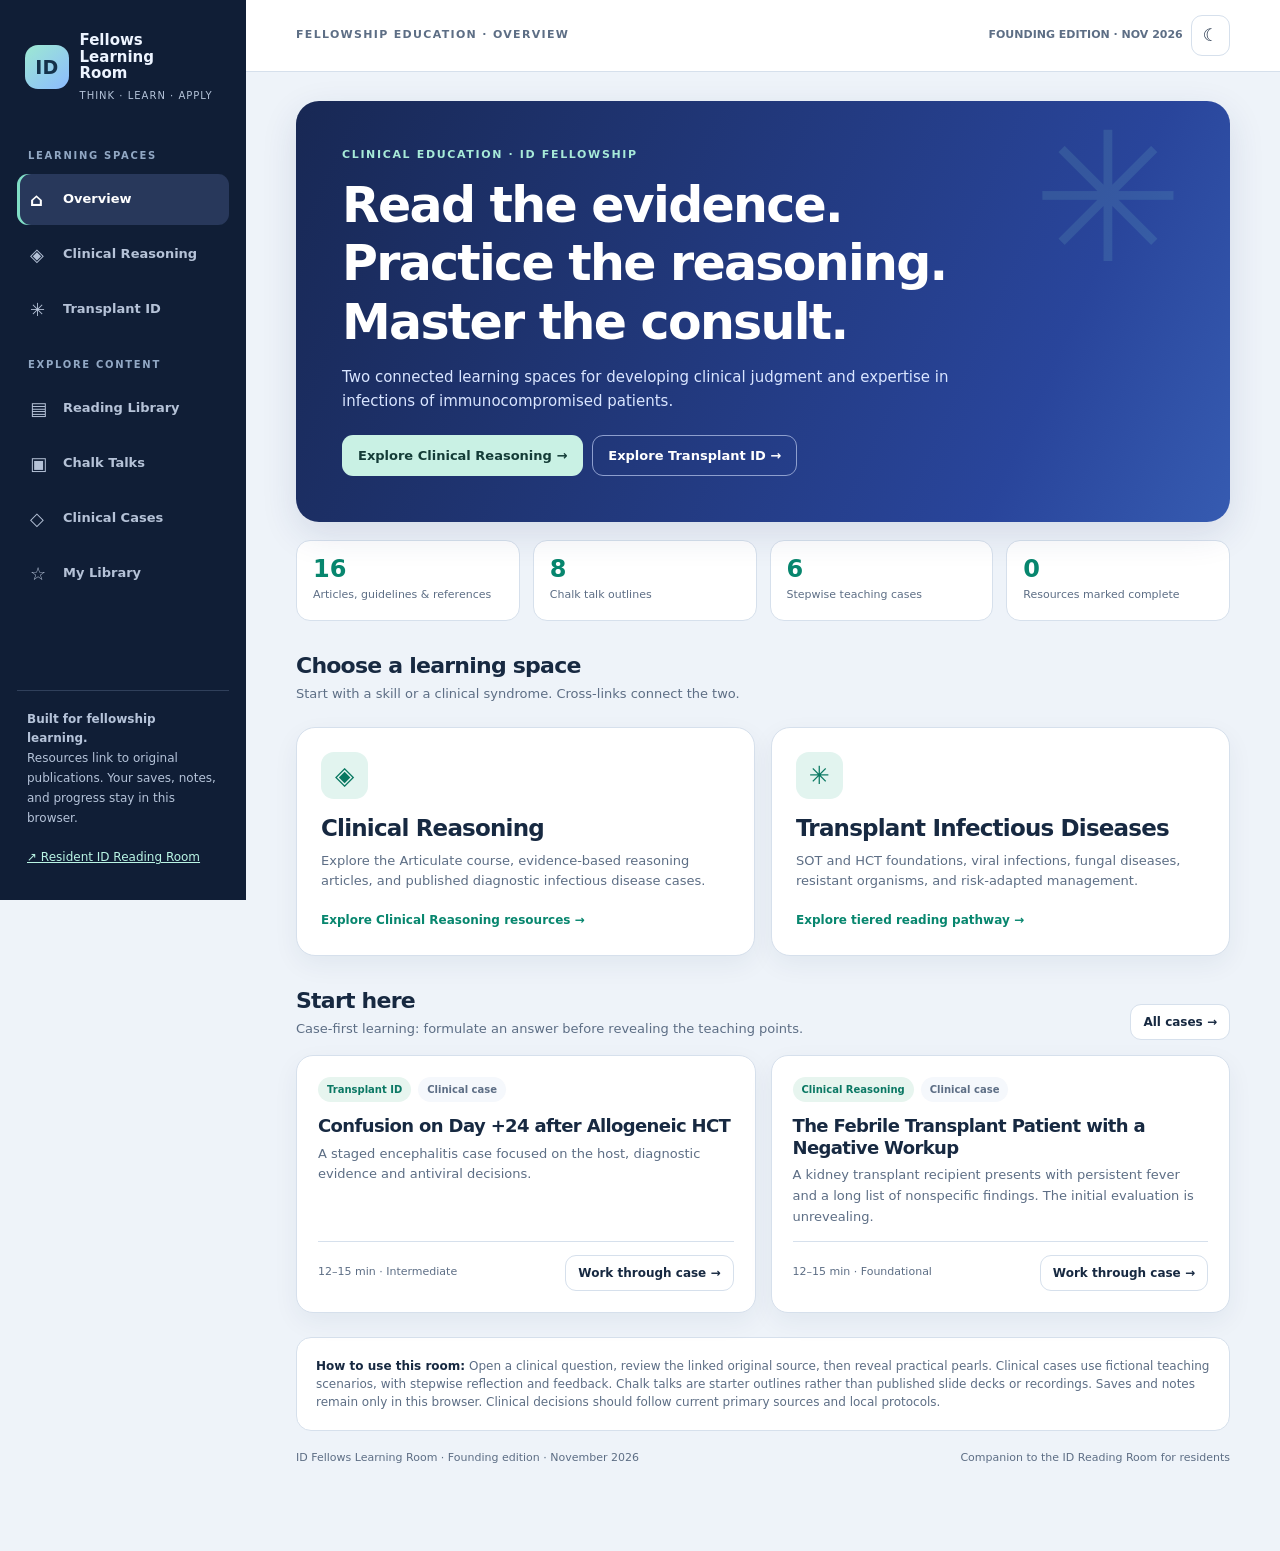
<file: fellows/index.html>
<!doctype html>
<html lang="en">
<head>
<meta charset="utf-8"><meta name="viewport" content="width=device-width,initial-scale=1">
<meta name="description" content="An interactive clinical reasoning and transplant infectious diseases learning room for ID fellows.">
<meta name="color-scheme" content="light dark">
<title>ID Fellows Learning Room</title>
<style>
:root{--bg:#eef3f9;--card:#fff;--soft:#f5f8fc;--line:#d6e0ec;--ink:#172941;--muted:#5d6e85;--navy:#101e36;--nav2:#28385b;--blue:#3656d7;--green:#07866e;--shadow:0 9px 26px rgba(24,48,91,.06);color-scheme:light}
body.dark{--bg:#0b1424;--card:#14233a;--soft:#1b2d46;--line:#2e415c;--ink:#f0f6ff;--muted:#adbbce;--blue:#a7b7ff;--green:#76d9c3;color-scheme:dark}
*{box-sizing:border-box}body{margin:0;background:var(--bg);color:var(--ink);font:15px/1.5 ui-sans-serif,system-ui,-apple-system,"Segoe UI",sans-serif}
button,input,select,textarea{font:inherit}button{cursor:pointer}button:focus-visible,a:focus-visible,input:focus-visible,select:focus-visible,textarea:focus-visible{outline:3px solid #e9aa39;outline-offset:3px}a{color:inherit;text-decoration:none}p{line-height:1.6}h1,h2,h3{line-height:1.2;letter-spacing:-.035em}small,.muted{color:var(--muted)}.app{display:flex;min-height:100vh}
nav.sidebar{position:sticky;top:0;height:100vh;overflow-y:auto;width:246px;flex:0 0 246px;background:var(--navy);color:#edf4ff;padding:28px 17px;display:flex;flex-direction:column}
.brand{display:flex;align-items:center;gap:11px;padding:4px 8px 25px}.brandmark{display:grid;place-items:center;width:44px;height:44px;border-radius:13px;background:linear-gradient(140deg,#9de9d2,#8cbbff);color:#15324a;font-size:19px;font-weight:900}.brand strong{font-size:15px;display:block;line-height:1.1}.brand small{display:block;font-size:10px;letter-spacing:.1em;margin-top:6px;color:#b4c3d9}.navcap{margin:20px 11px 9px;font-size:10px;color:#92a8c4;text-transform:uppercase;letter-spacing:.17em;font-weight:850}.navbtn{display:flex;align-items:center;gap:12px;padding:12px 13px;border:0;border-radius:11px;background:transparent;color:#b5c2d7;width:100%;text-align:left;margin:2px 0;font-weight:650;font-size:13px}.navbtn:hover{background:#1c304d;color:#fff}.navbtn.active{background:var(--nav2);color:#fff;box-shadow:inset 3px 0 0 #80dec6}.navbtn .ico{font-size:18px;width:21px}.sidefoot{margin-top:auto;border-top:1px solid #30405b;padding:19px 10px 4px;color:#b5c3d9;font-size:12px;line-height:1.65}.sidefoot a{color:#b9f5e4;text-decoration:underline}
.main{min-width:0;flex:1}.topbar{height:72px;display:flex;align-items:center;justify-content:space-between;padding:0 clamp(20px,4vw,50px);background:var(--card);border-bottom:1px solid var(--line);gap:12px}.overline{font-size:11px;letter-spacing:.12em;text-transform:uppercase;font-weight:850;color:var(--muted)}.topright{display:flex;gap:8px;align-items:center}.btn{border:1px solid transparent;border-radius:11px;background:#3258d7;color:white;padding:10px 15px;min-height:40px;font-weight:750;font-size:13px;display:inline-flex;align-items:center;gap:7px;justify-content:center}.btn:hover{filter:brightness(1.07)}.btn.secondary{background:var(--card);color:var(--ink);border-color:var(--line)}.btn.mint{background:#c9f1e4;color:#143c37}.btn.small{font-size:12px;padding:8px 12px;min-height:35px}.iconbtn{padding:7px 11px;background:var(--card);border:1px solid var(--line);color:var(--ink);border-radius:11px;font-size:17px}.content{max-width:1400px;margin:auto;padding:29px clamp(20px,4vw,50px) 85px}
.hero{border-radius:23px;padding:clamp(28px,4vw,46px);background:linear-gradient(114deg,#182854,#29459b 78%,#365bb1);color:#fff;position:relative;overflow:hidden;box-shadow:0 12px 36px rgba(30,48,105,.12)}.hero:after{content:"✳";font-size:180px;position:absolute;right:5%;top:2%;color:rgba(145,241,211,.12);line-height:1}.hero>*{position:relative;z-index:1}.eyebrow{font-size:11px;text-transform:uppercase;letter-spacing:.15em;font-weight:800;color:#a7ead8}.hero h1{font-size:clamp(30px,4vw,49px);margin:13px 0 12px;max-width:710px}.hero p{color:#d9e5ff;font-size:15px;max-width:640px;margin:0 0 22px}.hero .actions{display:flex;gap:9px;flex-wrap:wrap}.sectionhead{display:flex;align-items:flex-end;justify-content:space-between;gap:12px;margin:32px 0 15px}.sectionhead h2{margin:0;font-size:22px}.sectionhead p{margin:5px 0 0;font-size:13px;color:var(--muted)}.tracks{display:grid;grid-template-columns:repeat(2,minmax(0,1fr));gap:16px;margin-top:22px}.track{background:var(--card);border:1px solid var(--line);border-radius:19px;padding:24px;text-align:left;box-shadow:var(--shadow)}.track:hover,.item:hover{border-color:#8bd3c4;transform:translateY(-2px)}.track .symbol{display:grid;place-items:center;border-radius:13px;background:#e2f4ef;color:#087861;width:47px;height:47px;font-size:25px;margin-bottom:16px}.track h2{margin:0 0 8px;font-size:23px}.track p{margin:0 0 16px;font-size:13px;color:var(--muted)}.track span.last{font-size:12px;font-weight:750;color:var(--green)}
.quick{display:grid;grid-template-columns:repeat(4,minmax(0,1fr));gap:13px;margin-top:18px}.quick .q{border:1px solid var(--line);background:var(--card);border-radius:14px;padding:16px}.q strong{font-size:24px;display:block;color:var(--green);line-height:1}.q small{font-size:11px;display:block;margin-top:6px}.grid{display:grid;grid-template-columns:repeat(2,minmax(0,1fr));gap:15px}.item{background:var(--card);border:1px solid var(--line);border-radius:17px;padding:21px;display:flex;flex-direction:column;box-shadow:var(--shadow);transition:.15s}.tags{display:flex;flex-wrap:wrap;gap:7px;align-items:center}.tag{font-size:10px;font-weight:800;border-radius:30px;background:#e7f5ef;color:#0b7864;padding:5px 9px}.tag.neutral{background:var(--soft);color:var(--muted)}body.dark .tag{background:#164439;color:#a3e9d5}body.dark .tag.neutral{background:#273953;color:#bdcde3}.item h3{font-size:18px;margin:13px 0 7px}.item p{font-size:13px;color:var(--muted);margin:0 0 13px;flex:1}.item .bottom{padding-top:13px;border-top:1px solid var(--line);display:flex;align-items:center;justify-content:space-between;gap:10px}.item .bottom small{font-size:11px}.item .bottom button{white-space:nowrap}.pagehead{margin:7px 0 24px}.pagehead h1{font-size:34px;margin:8px 0}.pagehead p{font-size:14px;color:var(--muted);max-width:750px}.toolbar{background:var(--card);border:1px solid var(--line);border-radius:15px;padding:14px;display:flex;flex-wrap:wrap;gap:10px;margin:0 0 18px}.search{min-width:200px;flex:1;background:var(--soft);border:1px solid var(--line);border-radius:10px;padding:11px 13px;color:var(--ink)}select{background:var(--card);border:1px solid var(--line);border-radius:10px;padding:10px;color:var(--ink);max-width:100%}.topiclist{display:flex;gap:9px;flex-wrap:wrap;margin:0 0 19px}.topicpill{border:1px solid var(--line);border-radius:999px;padding:8px 12px;background:var(--card);color:var(--ink);font-size:12px;font-weight:700}.topicpill.active{border-color:#87d8c6;background:#e0f4ee;color:#096a59}.notice{background:var(--card);border:1px solid var(--line);border-radius:15px;padding:19px;margin-top:24px;font-size:12px;color:var(--muted)}.notice strong{color:var(--ink)}.foot{display:flex;gap:10px;justify-content:space-between;margin-top:19px;font-size:11px;color:var(--muted);flex-wrap:wrap}
.overlay{position:fixed;inset:0;background:rgba(8,17,34,.66);z-index:80;display:none;align-items:center;justify-content:center;padding:16px}.overlay.show{display:flex}.dialog{width:min(790px,100%);max-height:94vh;display:flex;flex-direction:column;overflow:hidden;background:var(--card);border-radius:23px;border:1px solid var(--line);box-shadow:0 26px 90px rgba(0,0,0,.25)}.dialoghead{display:flex;justify-content:space-between;gap:14px;padding:23px 26px;border-bottom:1px solid var(--line)}.dialoghead h2{font-size:25px;margin:10px 0 0}.close{align-self:flex-start;background:var(--soft);color:var(--ink);font-size:22px;border:1px solid var(--line);border-radius:10px;width:38px;height:38px}.dialogbody{padding:25px 26px;overflow:auto}.dialogfoot{padding:14px 26px;display:flex;gap:9px;flex-wrap:wrap;border-top:1px solid var(--line)}.dialogfoot .push{flex:1}.boxnote{border-left:4px solid #4a68de;background:var(--soft);padding:17px 18px;margin:0 0 18px;border-radius:10px}.boxnote strong{color:var(--green);display:block;margin-bottom:6px;font-size:11px;text-transform:uppercase;letter-spacing:.1em}.boxnote p{margin:0;font-size:14px;color:var(--ink);font-weight:660}.subsection{margin:18px 0}.subsection h3{font-size:15px;margin:0 0 8px}.subsection p,.subsection li{font-size:13px;color:var(--muted);line-height:1.7}.pearl{padding:16px 18px;border:1px solid #9cdbcf;border-radius:13px;background:var(--soft);margin:13px 0}.pearl p{margin:6px 0;font-size:13px}.answer{white-space:pre-wrap;background:var(--soft);border:1px solid var(--line);padding:17px;border-radius:13px;font-size:14px;line-height:1.7;margin-top:14px}.caseinfo{font-size:14px;line-height:1.7;color:var(--ink);margin:12px 0 18px}.notes{display:block;width:100%;min-height:90px;resize:vertical;border:1px solid var(--line);background:var(--soft);color:var(--ink);padding:12px;border-radius:11px;margin-top:8px}.hint{font-size:11px;color:var(--muted);margin-top:7px}.empty{border:1px dashed var(--line);border-radius:14px;background:var(--card);padding:30px;color:var(--muted);grid-column:1/-1;text-align:center}.mobilemenu{display:none}ul{padding-left:22px}
@media(max-width:1050px){nav.sidebar{width:206px;flex-basis:206px}.quick{grid-template-columns:repeat(2,1fr)}}
@media(max-width:760px){nav.sidebar{position:fixed;z-index:40;left:0;transform:translateX(-100%);transition:transform .2s;width:260px;box-shadow:10px 0 40px #0c183065}nav.sidebar.open{transform:translateX(0)}.mobilemenu{display:inline-flex}.topbar{height:65px}.grid,.tracks{grid-template-columns:1fr}.content{padding:21px 17px 70px}.dialoghead,.dialogbody,.dialogfoot{padding:17px}.topbar .overline{font-size:10px}.hero h1{font-size:31px}.quick{gap:9px}.q{padding:13px}.pagehead h1{font-size:29px}}

/* Transplant ID course navigation and tier-based core service reading */
.tid-subnav{display:none;gap:3px;margin:1px 0 10px 21px;padding:4px 0 6px 11px;border-left:1px solid #49617d}
.tid-subnav.open{display:grid}.subnavbtn{border:0;background:transparent;border-radius:9px;color:#9fb4cc;text-align:left;font-size:12px;font-weight:600;padding:9px 11px;line-height:1.35}
.subnavbtn:hover{background:#1a2b45;color:white}.subnavbtn.active{background:#24395a;color:#b7f1df;font-weight:800}
.tid-menu{display:grid;grid-template-columns:repeat(4,minmax(0,1fr));gap:12px;margin:12px 0 28px}
.tid-option{position:relative;border:1px solid var(--line);border-radius:16px;padding:17px 16px;display:flex;flex-direction:column;align-items:flex-start;gap:9px;text-align:left;background:var(--card);color:var(--ink);box-shadow:var(--shadow);transition:transform .16s,border-color .16s}
.tid-option:hover{transform:translateY(-2px);border-color:#7cccb7}.tid-option.active{background:var(--soft);border:2px solid var(--green);padding:16px 15px}
.tid-option .ticon{font-size:21px;background:#dcf4e9;color:#087c66;padding:7px;border-radius:10px;line-height:1.4}
.tid-option strong{font-size:13px;line-height:1.35}.tid-option small{font-size:11px;line-height:1.4}
.tid-option.active:after{content:"●";font-size:10px;color:var(--green);position:absolute;right:13px;top:12px}
.tier-intro{display:flex;justify-content:space-between;gap:22px;align-items:center;background:linear-gradient(115deg,#173658,#22576d);color:white;border-radius:19px;padding:24px 27px;margin:8px 0 22px}
.tier-intro h2{font-size:24px;margin:7px 0 9px}.tier-intro p{font-size:13px;line-height:1.7;color:#e0ecf4;max-width:760px;margin:0}
.tier-intro .tier-summary{flex:0 0 auto;text-align:center;border:1px solid #6f93a3;border-radius:13px;padding:14px 20px;background:#ffffff11}
.tier-intro .tier-summary strong{font-size:28px;display:block;line-height:1.1}.tier-intro .tier-summary small{font-size:11px;color:#d4e8ed}
.tier-panel{background:var(--card);border:1px solid var(--line);border-radius:19px;margin:16px 0;padding:23px 25px;box-shadow:var(--shadow)}
.tier-heading{display:flex;gap:14px;align-items:flex-start;justify-content:space-between;flex-wrap:wrap}
.tier-kicker{display:inline-block;background:#e4f5ee;color:#107c66;font-weight:850;font-size:10px;letter-spacing:.08em;text-transform:uppercase;padding:5px 10px;border-radius:999px;margin-bottom:8px}
.tier-panel h3{font-size:21px;margin:0 0 7px}.tier-panel .tier-purpose{margin:0;color:var(--muted);font-size:13px;max-width:720px}
.tier-count{text-align:right;font-size:12px;color:var(--muted);min-width:112px}.tier-count strong{display:block;font-size:18px;color:var(--green)}
.tier-progress{width:100%;height:6px;background:var(--soft);border-radius:99px;margin:16px 0 3px;overflow:hidden}.tier-progress>span{display:block;height:100%;background:var(--green);border-radius:99px}
.tier-reads{margin:13px 0 0;display:grid;gap:0}.tier-read{display:flex;align-items:center;gap:14px;padding:16px 0;border-top:1px solid var(--line)}
.tier-read .order{color:var(--muted);background:var(--soft);font-size:11px;font-weight:850;width:37px;height:37px;display:grid;place-items:center;border-radius:11px;flex:0 0 auto}
.tier-read .readtext{flex:1;min-width:0}.tier-read .readtext strong{display:block;font-size:14px;line-height:1.35}.tier-read .readtext small{display:block;line-height:1.5;font-size:11px;margin-top:5px}
.tier-read .ready{font-size:11px;color:var(--green);font-weight:800;white-space:nowrap}.tier-read .btn{flex:0 0 auto}
.curriculum-note{padding:19px 23px;border:1px dashed var(--line);border-radius:15px;background:var(--soft);margin:24px 0 12px}
.curriculum-note h3{font-size:15px;margin:0 0 8px}.curriculum-note p{font-size:12px;color:var(--muted);margin:0}
.curriculum-note .future{display:flex;gap:7px;flex-wrap:wrap;margin-top:13px}.curriculum-note .future span{font-size:11px;padding:6px 9px;border-radius:99px;background:var(--card);color:var(--muted);border:1px solid var(--line)}
body.dark .tier-kicker,body.dark .tid-option .ticon{background:#164439;color:#a1edce}
@media(max-width:1150px){.tid-menu{grid-template-columns:repeat(2,minmax(0,1fr))}}
@media(max-width:760px){.tier-intro{display:block;padding:22px}.tier-intro .tier-summary{display:inline-block;margin-top:15px}.tier-panel{padding:18px}.tier-read{flex-wrap:wrap;gap:10px}.tier-read .readtext{flex-basis:calc(100% - 55px)}.tier-read .btn{margin-left:47px}.tier-reads{gap:1px}}
@media(max-width:410px){.tid-menu{gap:8px}.tid-option{padding:12px}.tid-option.active{padding:11px}.tid-option strong{font-size:12px}.tid-option small{font-size:10px}}
</style>
</head>
<body>
<div class="app">
<nav class="sidebar" id="sidebar" aria-label="Main navigation">
 <a class="brand" href="#" data-nav="home"><span class="brandmark">ID</span><span><strong>Fellows Learning<br>Room</strong><small>THINK · LEARN · APPLY</small></span></a>
 <div class="navcap">Learning spaces</div>
 <button class="navbtn active" data-nav="home"><span class="ico">⌂</span>Overview</button>
 <a class="navbtn" href="clinical-reasoning/"><span class="ico">◈</span>Clinical Reasoning</a>
 <a class="navbtn" href="transplant-id/"><span class="ico">✳</span>Transplant ID</a>
 <div class="tid-subnav" id="tid-subnav" aria-label="Transplant ID sections">
  <button class="subnavbtn" data-tid-tab="core">Core Reading for Service</button>
  <button class="subnavbtn" data-tid-tab="readings">Reading & Guidelines</button>
  <button class="subnavbtn" data-tid-tab="cases">Practice with a Clinical Case</button>
  <button class="subnavbtn" data-tid-tab="talks">Chalk Talks & Lectures</button>
 </div>
 <div class="navcap">Explore content</div>
 <button class="navbtn" data-nav="library"><span class="ico">▤</span>Reading Library</button>
 <button class="navbtn" data-nav="talks"><span class="ico">▣</span>Chalk Talks</button>
 <button class="navbtn" data-nav="cases"><span class="ico">◇</span>Clinical Cases</button>
 <button class="navbtn" data-nav="saved"><span class="ico">☆</span>My Library</button>
 <div class="sidefoot"><strong>Built for fellowship learning.</strong><br>Resources link to original publications. Your saves, notes, and progress stay in this browser.<br><br><a href="../" target="_blank" rel="noopener">↗ Resident ID Reading Room</a></div>
</nav>
<div class="main">
 <header class="topbar">
  <div style="display:flex;align-items:center;gap:12px"><button class="iconbtn mobilemenu" id="menu" aria-label="Open menu">☰</button><span class="overline" id="toplabel">Fellowship education · Overview</span></div>
  <div class="topright"><span class="overline" style="letter-spacing:0">FOUNDING EDITION · NOV 2026</span><button class="iconbtn" id="theme" aria-label="Toggle light or dark mode" title="Toggle theme">☾</button></div>
 </header>
 <main class="content" id="content"></main>
</div>
</div>
<div class="overlay" id="overlay" role="presentation"><section class="dialog" role="dialog" aria-modal="true" aria-labelledby="modaltitle"><header class="dialoghead"><div><div class="tags" id="modaltags"></div><h2 id="modaltitle"></h2></div><button class="close" id="close" aria-label="Close">×</button></header><div class="dialogbody" id="modalbody"></div><footer class="dialogfoot" id="modalfoot"></footer></section></div>
<script>
(function(){
"use strict";
var R=[
{id:"r1",track:"cr",type:"Article",topic:"Foundations",title:"Educational Strategies to Promote Clinical Diagnostic Reasoning",source:"NEJM · Bowen · 2006",year:"2006",url:"https://www.nejm.org/doi/full/10.1056/nejmra054782",question:"How can clinical teachers make diagnostic reasoning visible during rounds?",mission:"Identify two ways to surface an expert's thought process rather than just provide the final diagnosis.",pearls:["Teaching the answer is not the same as teaching the reasoning that led to it.","Ask learners to make discriminating findings and hypothesis updates explicit."]},
{id:"r2",track:"cr",type:"Article",topic:"Problem representation",title:"Teaching Clinical Reasoning: A Case-Based Illness Script Worksheet Approach",source:"MedEdPORTAL · 2019",year:"2019",url:"https://pmc.ncbi.nlm.nih.gov/articles/PMC6464440/",question:"What makes a one-liner useful for generating a differential rather than just summarizing data?",mission:"Look for the use of semantic qualifiers and how an illness-script worksheet changes case discussion.",pearls:["Use qualifiers such as acute versus subacute, focal versus diffuse, and immunocompetent versus immunocompromised.","A strong problem representation prioritizes discriminating information over exhaustive detail."]},
{id:"r3",track:"cr",type:"Article",topic:"Teaching reasoning",title:"Teaching Clinical Reasoning: Principles from the Literature",source:"Korean Journal of Medical Education · 2024",year:"2024",url:"https://pmc.ncbi.nlm.nih.gov/articles/PMC11150937/",question:"Which teaching strategies are likely to improve reasoning beyond simply naming cognitive biases?",mission:"Choose one teaching strategy to test during your next transplant consult discussion.",pearls:["Clinical knowledge and repeated, feedback-rich practice both matter.","The educational task is to build usable mental models, not merely memorize bias terminology."]},
{id:"r4",track:"cr",type:"Article",topic:"Management reasoning",title:"Reasoning on Rounds, Volume 2: A Framework for Teaching Management Reasoning",source:"Journal of General Internal Medicine · 2025",year:"2025",url:"https://pmc.ncbi.nlm.nih.gov/articles/PMC12045913/",question:"How does choosing a management plan differ from naming the most likely diagnosis?",mission:"Identify tradeoffs, patient preferences, action thresholds, and opportunities to reassess.",pearls:["Management reasoning includes comparing actions, risks, feasibility and monitoring.","A good management plan states both what to do now and what finding would change it."]},
{id:"r5",track:"cr",type:"Article",topic:"Foundations",title:"Clinical Reasoning in Real-World Practice: A Primer",source:"Postgraduate Medical Journal · 2025",year:"2025",url:"https://doi.org/10.1093/postmj/qgae079",question:"Where does pattern recognition help, and where might it fail in an unusual ID consult?",mission:"Compare analytic and nonanalytic reasoning using an atypical opportunistic infection.",pearls:["Illness scripts become more useful with diverse clinical experience.","When the presentation is atypical or stakes are high, deliberately broaden and test competing hypotheses."]},
{id:"r6",track:"cr",type:"Article",topic:"Teaching reasoning",title:"Consensus on the Content of Clinical Reasoning Curricula",source:"Medical Teacher · 2020",year:"2020",url:"https://doi.org/10.1080/0142159X.2020.1842343",question:"What skills deserve explicit teaching, not just exposure during clinical work?",mission:"Look for recommendations about illness scripts, structured reflection, and cases with feedback.",pearls:["Practice cases and feedback are important tools for reasoning development.","Teaching reasoning should cover knowledge structures and how decisions are revisited, not only cognitive biases."]},
{id:"t1",track:"tid",type:"Guideline",topic:"CMV",title:"Fourth International Consensus Guidelines on CMV in Solid Organ Transplantation",source:"Transplantation · 2025",year:"2025",url:"https://pmc.ncbi.nlm.nih.gov/articles/PMC12180710/",question:"How should prevention, viral-load interpretation, and treatment be personalized for a high-risk transplant recipient?",mission:"Focus on prophylaxis versus preemptive approaches, resistance evaluation and site-specific laboratory thresholds.",pearls:["CMV prevention strategy depends on donor/recipient serostatus, organ type and degree of immunosuppression.","A viral-load threshold should not be copied blindly between assays or transplant programs."]},
{id:"t2",track:"tid",type:"Guideline",topic:"BK virus",title:"Second International Consensus Guidelines on BK Polyomavirus in Kidney Transplantation",source:"Transplantation · 2024",year:"2024",url:"https://pmc.ncbi.nlm.nih.gov/articles/PMC11335089/",question:"How do you act on BK DNAemia while balancing the risk of rejection?",mission:"Focus on screening, interpretation of persistent DNAemia, and stepwise immunosuppression reduction.",pearls:["Plasma screening and trends help identify patients at risk for BK nephropathy.","Reduction of immunosuppression is central to management; reassessment must consider graft function and rejection risk."]},
{id:"t3",track:"tid",type:"Guideline",topic:"HCT / Neutropenia",title:"ECIL-10: Empiric and Targeted Antibiotics in Febrile Neutropenia",source:"Lancet Infectious Diseases · 2026",year:"2026",url:"https://pubmed.ncbi.nlm.nih.gov/41314221/",question:"When does febrile neutropenia require broader empiric coverage, and when can therapy be narrowed?",mission:"Identify how stability, prior resistant organisms and local epidemiology guide initial therapy.",pearls:["Choice of empiric therapy is risk-adapted, not one broad-spectrum regimen for every patient.","Reassess antibiotic breadth and duration as stability, cultures and alternative diagnoses evolve."]},
{id:"t4",track:"tid",type:"Handbook",topic:"HCT / Viruses",title:"Viral Infections after HCT and Cellular Therapy",source:"EBMT Handbook · 2024",year:"2024",url:"https://www.ncbi.nlm.nih.gov/books/NBK608315/",question:"How does immune reconstitution change viral infection risks following HCT?",mission:"Compare herpesvirus and respiratory-virus risks across the post-transplant course.",pearls:["Post-HCT timing is a starting hypothesis, not an absolute rule.","Conditioning, GVHD treatment and cellular immune recovery alter infection risk."]},
{id:"t5",track:"tid",type:"Guideline",topic:"HHV-6",title:"ECIL Guidance on HHV-6 after Hematopoietic Cell Transplantation",source:"Haematologica · 2019",year:"2019",url:"https://pmc.ncbi.nlm.nih.gov/articles/PMC6821622/",question:"What findings support HHV-6 encephalitis, and when might PCR mislead?",mission:"Review the clinical syndrome, CSF testing, and chromosomally integrated HHV-6.",pearls:["Clinical context and CNS findings matter when interpreting HHV-6 PCR.","Chromosomally integrated HHV-6 can complicate interpretation of high DNA levels."]},
{id:"t6",track:"tid",type:"Guideline",topic:"Fungal infections",title:"AST-IDCOP: Invasive Aspergillosis in Solid-Organ Transplant Recipients",source:"Clinical Transplantation · 2019",year:"2019",url:"https://pubmed.ncbi.nlm.nih.gov/30900296/",question:"What changes in diagnosing invasive aspergillosis in a lung transplant recipient?",mission:"Compare transplant-specific risk, diagnostic tests and antifungal interaction considerations.",pearls:["The sensitivity and meaning of fungal diagnostics vary by host and specimen.","Always review interactions between mold-active azoles and calcineurin inhibitors."]},
{id:"t7",track:"tid",type:"Guideline",topic:"PJP",title:"AST-IDCOP: Pneumocystis in Solid-Organ Transplantation",source:"Clinical Transplantation · 2019",year:"2019",url:"https://pubmed.ncbi.nlm.nih.gov/31077616/",question:"How do prophylaxis history and intensity of immunosuppression change your PJP differential?",mission:"Review diagnosis, prevention and the challenges of breakthrough respiratory illness.",pearls:["Review actual prophylaxis exposure and adherence, not just its presence on a medication list.","PJP risk can increase with augmented immunosuppression or rejection treatment."]},
{id:"t8",track:"tid",type:"Trial",topic:"CMV",title:"Letermovir versus Valganciclovir in High-Risk Kidney Transplant Recipients",source:"JAMA · 2023 randomized clinical trial",year:"2023",url:"https://pmc.ncbi.nlm.nih.gov/articles/PMC10245286/",question:"When is letermovir an evidence-supported alternative for CMV prophylaxis?",mission:"Review the D+/R− kidney transplant population, noninferiority outcome, and hematologic toxicity.",pearls:["This trial studied prophylaxis in D+/R− kidney transplant recipients, not treatment of active CMV disease.","Generalization to other transplant groups requires separate evidence and context."]},
{id:"t9",track:"tid",type:"Guideline",topic:"Resistant bacteria",title:"IDSA 2026 Guidance: Antimicrobial-Resistant Gram-Negative Infections",source:"IDSA · updated July 2026",year:"2026",url:"https://www.idsociety.org/practice-guideline/amr-guidance/",question:"How should prior resistance, infection source and drug exposure inform therapy in transplant recipients?",mission:"Compare evidence-based treatment choices for ESBL, AmpC, CRE and difficult-to-treat Pseudomonas.",pearls:["Interpret susceptibility in the context of infection source, drug exposure and patient physiology.","Distinguish infection from colonization before escalating to reserve agents."]},
{id:"t10",track:"tid",type:"Guideline",topic:"Respiratory viruses",title:"ECIL-10: Community-Acquired Respiratory Viruses in HCT and Hematologic Malignancy",source:"Lancet Infectious Diseases · 2025",year:"2025",url:"https://pubmed.ncbi.nlm.nih.gov/40885198/",question:"How should respiratory viral testing and management differ in a severely immunocompromised host?",mission:"Focus on diagnosis, infection control and patient-specific treatment decisions.",pearls:["Degree and type of immune suppression matter more than a generic immunocompromised label.","Infection-control and diagnostic decisions are integral to management, not afterthoughts."]}
];
var C=[
{id:"c1",track:"cr",topic:"Problem representation",title:"The Febrile Transplant Patient with a Negative Workup",difficulty:"Foundational",time:"12–15 min",intro:"A kidney transplant recipient presents with persistent fever and a long list of nonspecific findings. The initial evaluation is unrevealing.",steps:[
{info:"A 56-year-old, 5 months after kidney transplant, has 9 days of fever, fatigue, and mild diarrhea. He received T-cell–depleting treatment for rejection 4 weeks ago. Routine blood cultures are negative.",prompt:"Create a one-sentence problem representation. What features most change the pretest probability?",feedback:"The transplant type, post-transplant interval, recent augmented immunosuppression and syndrome are more discriminating than the list of routine negative tests."},
{info:"CT chest is unrevealing. CMV plasma PCR is detected at a low level. Diarrhea persists.",prompt:"Generate competing explanations and decide what this result does—and does not—establish.",feedback:"A positive plasma assay can support CMV infection but does not automatically prove tissue-invasive disease. Consider medication toxicity, other infections and the possible role of tissue assessment."},
{info:"The patient remains stable. The team asks whether to treat empirically, seek endoscopy, or observe.",prompt:"Articulate your testing and treatment thresholds and a contingency plan.",feedback:"Make explicit the consequences of delayed treatment, the strength of the evidence, feasibility of tissue diagnosis and how the plan changes if the patient worsens."}]},
{id:"c2",track:"cr",topic:"Diagnostic thresholds",title:"One Positive Test, Two Plausible Diagnoses",difficulty:"Intermediate",time:"10–12 min",intro:"A diagnostic test returns positive, but the patient does not fit the expected illness script.",steps:[
{info:"An HCT recipient with diarrhea has a positive stool PCR for an enteric organism. Symptoms began immediately after a new medication.",prompt:"Before anchoring on infection, what key details and alternative explanations matter?",feedback:"Interpret a positive molecular result against the syndrome, testing indication, background colonization and noninfectious causes."},
{info:"Symptoms persist after the medication is stopped. The patient is hemodynamically stable.",prompt:"What additional data would change the probability sufficiently to test, treat, or stop testing?",feedback:"Look for discriminating evidence: timing, severity, exposures, stool characteristics, endoscopic clues and the effect of further immunosuppression."},
{info:"A senior colleague argues that the positive test is enough.",prompt:"How would you communicate uncertainty without being indecisive?",feedback:"State the leading possibilities, what the test does and does not prove, your chosen action, and a scheduled reassessment point."}]},
{id:"c3",track:"cr",topic:"Management reasoning",title:"Broadening Antibiotics: What Decision Are We Solving?",difficulty:"Advanced",time:"12–15 min",intro:"A complicated febrile-neutropenia consultation where the diagnosis is uncertain but decisions cannot wait.",steps:[
{info:"An adult receiving induction chemotherapy has ANC <100, fever and stable blood pressure after 48 hours of antipseudomonal beta-lactam therapy. Cultures remain negative.",prompt:"Separate diagnostic reasoning from management reasoning. What decision must be made today?",feedback:"Distinguish identifying the cause of fever from selecting a safe treatment strategy given risks, existing coverage and clinical trajectory."},
{info:"The patient has no previous resistant isolates, no focal findings, and no new instability.",prompt:"What would justify escalation, and what would justify continued observation?",feedback:"Persistent fever alone is not equivalent to microbiologic failure. Assess stability, resistance risk, new localizing evidence and adverse effects."},
{info:"The attending asks for your plan in 30 seconds.",prompt:"Deliver a plan, rationale, and explicit triggers for changing it.",feedback:"State a specific action and monitoring window, and define concrete changes that would trigger repeat cultures, imaging or altered therapy."}]},
{id:"c4",track:"tid",topic:"HHV-6",title:"Confusion on Day +24 after Allogeneic HCT",difficulty:"Intermediate",time:"12–15 min",intro:"A staged encephalitis case focused on the host, diagnostic evidence and antiviral decisions.",steps:[
{info:"A 42-year-old on day +24 after allogeneic HCT develops short-term memory loss and confusion. MRI shows medial temporal signal changes.",prompt:"Name the top diagnostic hypotheses and the features that support or oppose each.",feedback:"A limbic encephalitis syndrome after HCT raises concern for HHV-6B, but HSV, metabolic causes, medication toxicity and seizures remain important."},
{info:"CSF HHV-6 DNA is detected. EEG shows temporal abnormalities.",prompt:"What else must you consider before assigning causality to the PCR?",feedback:"Evaluate clinical and imaging concordance, alternative causes, assay context and the possibility of chromosomally integrated HHV-6."},
{info:"The patient has impaired renal function and profound cytopenias.",prompt:"Explain the tradeoffs behind antiviral selection and monitoring.",feedback:"Treatment choices require attention to the risks of nephrotoxicity and marrow suppression, alongside neurologic urgency and virologic context."}]},
{id:"c5",track:"tid",topic:"CMV",title:"Breakthrough CMV after Kidney Transplantation",difficulty:"Intermediate",time:"12–15 min",intro:"A CMV prevention, diagnosis and management case with deliberate decision checkpoints.",steps:[
{info:"A CMV D+/R− kidney recipient develops fever and gastrointestinal symptoms soon after completing prophylaxis.",prompt:"How does donor/recipient serostatus shape your differential and next steps?",feedback:"D+/R− status signals higher risk of CMV. Evaluate syndrome, viral load, prior antiviral exposure and evidence for end-organ disease."},
{info:"CMV DNAemia is present and rising; the patient has leukopenia.",prompt:"What makes management more complex, and what data would guide antiviral choice?",feedback:"Consider severity, absorption, kidney function, treatment versus prophylaxis dosing, marrow toxicity and whether resistance testing is indicated."},
{info:"The team considers switching to letermovir for active disease.",prompt:"How would you appraise this proposal based on trial populations and available guidance?",feedback:"Evidence for letermovir prophylaxis cannot be automatically extrapolated to monotherapy for established CMV disease. Refer to treatment guidance and patient-specific constraints."}]},
{id:"c6",track:"tid",topic:"Fungal infections",title:"Pulmonary Nodules in Prolonged Neutropenia",difficulty:"Advanced",time:"15–18 min",intro:"Distinguish invasive molds using the host, imaging, specimens and dynamic hypothesis updating.",steps:[
{info:"A 49-year-old with AML and ANC near zero for 18 days has persistent fever and several new peripheral lung nodules.",prompt:"Build a prioritized differential before ordering more testing.",feedback:"Consider invasive aspergillosis, mucormycosis, fusariosis and nonfungal explanations; refine with prophylaxis history, exposures, exam and radiology."},
{info:"The patient develops several tender skin lesions. Bronchoscopy is being considered.",prompt:"What specimens and clinical features could help distinguish invasive mold etiologies?",feedback:"Skin lesions can offer an accessible biopsy site. Blood-culture yield, tissue histopathology and species-level identification differ among molds."},
{info:"A mold is identified while the patient is on prophylaxis.",prompt:"Construct a management plan including antifungal exposure, interactions and source of diagnostic certainty.",feedback:"Breakthrough disease requires review of the prophylactic agent, drug levels when appropriate, organism susceptibility, immunosuppression and the value of tissue diagnosis."}]}
];
var T=[
{id:"k1",track:"cr",title:"The One-Liner That Changes Your Differential",topic:"Problem representation",time:"7 min",goal:"Move from a chronological case summary to a discriminating problem representation.",outline:["Start with a 30-second deliberately overloaded case.","Circle semantic qualifiers: tempo, host, syndrome, exposures.","Rewrite the representation in one sentence.","Use the revised sentence to rank three diagnoses.","Repeat after one new finding changes the evidence."]},
{id:"k2",track:"cr",title:"Illness Scripts: Building an ID Diagnostic Library",topic:"Illness scripts",time:"8 min",goal:"Contrast multiple diagnoses through enabling conditions, pathophysiology and expected findings.",outline:["Define an illness script and knowledge encapsulation.","Compare three causes of pulmonary nodules in HCT.","Identify expected and unexpected findings.","Show how scripts evolve as evidence accumulates."]},
{id:"k3",track:"cr",title:"Testing and Treatment Thresholds",topic:"Diagnostic thresholds",time:"8 min",goal:"Explain why 'more testing' is not always the optimal next action.",outline:["Define pretest probability in a familiar consult.","Contrast a low-harm test with a risky treatment.","Map test, treat and no-action thresholds conceptually.","Apply the model to possible CMV colitis."]},
{id:"k4",track:"cr",title:"Management Reasoning Under Uncertainty",topic:"Management reasoning",time:"10 min",goal:"Build plans with actions, tradeoffs and explicit reassessment triggers.",outline:["Separate diagnosis from decision.","Identify patient goals, immediate risks and available choices.","Construct a conditional management plan.","Practice a 30-second consult recommendation."]},
{id:"k5",track:"tid",title:"The Transplant Infection Timeline",topic:"Foundations",time:"10 min",goal:"Use post-transplant timing alongside the net state of immunosuppression.",outline:["Distinguish early, intermediate and late post-SOT periods.","Overlay induction, rejection treatment and prophylaxis.","Contrast SOT with HCT immune reconstitution.","Apply the risk map to three short vignettes."]},
{id:"k6",track:"tid",title:"CMV: Prophylaxis, Preemptive Therapy and Disease",topic:"CMV",time:"10 min",goal:"Make practical CMV prevention and treatment decisions using host risk.",outline:["Start with D/R serostatus.","Contrast prophylaxis and preemptive strategies.","Interpret DNAemia in clinical context.","Distinguish prevention from treatment and discuss resistance."]},
{id:"k7",track:"tid",title:"Fungal Nodules in Neutropenia",topic:"Fungal infections",time:"9 min",goal:"Use pulmonary and skin findings to narrow the differential for mold infection.",outline:["Begin with an immunocompromised-host problem representation.","Compare aspergillosis, mucormycosis and fusariosis.","Choose specimens to reduce uncertainty.","Review antifungal drug interactions and reassessment."]},
{id:"k8",track:"tid",title:"Encephalopathy after HCT",topic:"HHV-6",time:"8 min",goal:"Build a high-stakes differential and correctly interpret HHV-6 testing.",outline:["Frame the limbic encephalitis syndrome.","Discuss timing, CSF PCR and MRI.","Address chromosomally integrated HHV-6.","Discuss antiviral toxicity tradeoffs."]}
];
var topics={cr:["Foundations","Problem representation","Illness scripts","Diagnostic thresholds","Management reasoning","Teaching reasoning"],tid:["Foundations","CMV","BK virus","HCT / Neutropenia","HCT / Viruses","HHV-6","Fungal infections","PJP","Resistant bacteria","Respiratory viruses"]};
var state={page:"home",tidTab:"core",search:"",type:"All",track:"All",topic:"All",saved:load("saved",[]),done:load("done",[]),notes:load("notes",{}),theme:load("theme","light"),modal:null,step:0,revealed:false};
var $=function(s){return document.querySelector(s)};var esc=function(s){return String(s==null?"":s).replace(/[&<>"']/g,function(c){return {"&":"&amp;","<":"&lt;",">":"&gt;",'"':"&quot;","'":"&#39;"}[c]})};
function load(k,fallback){try{var v=JSON.parse(localStorage.getItem("fellowsRoom_"+k));return v==null?fallback:v}catch(e){return fallback}}
function persist(k,v){try{localStorage.setItem("fellowsRoom_"+k,JSON.stringify(v))}catch(e){}}
function isSaved(id){return state.saved.indexOf(id)>=0}function isDone(id){return state.done.indexOf(id)>=0}
function toggle(key,id){var a=state[key];var i=a.indexOf(id);i>=0?a.splice(i,1):a.push(id);persist(key,a);if(state.modal)openItem(state.modal.kind,state.modal.id,true);else render()}
function trackname(t){return t==="cr"?"Clinical Reasoning":"Transplant ID"}function typeIcon(type){return {"Article":"↗","Guideline":"▤","Trial":"◷","Handbook":"▦"}[type]||"◈"}
function elCard(item,kind){var details=kind==="resource"?item.question:kind==="case"?item.intro:item.goal;var date=kind==="resource"?item.source:kind==="case"?item.time+" · "+item.difficulty:item.time+" · Teaching outline";return '<article class="item"><div class="tags"><span class="tag">'+esc(trackname(item.track))+'</span><span class="tag neutral">'+esc(kind==="resource"?item.type:kind==="case"?"Clinical case":"Chalk talk")+'</span></div><h3>'+esc(item.title)+'</h3><p>'+esc(details)+'</p><div class="bottom"><small>'+esc(date)+'</small><button class="btn small secondary" data-open="'+kind+":"+item.id+'">'+(kind==="resource"?"Open guide":kind==="case"?"Work through case":"View outline")+' →</button></div></article>'}
function buttons(){return '<a class="btn mint" href="clinical-reasoning/">Explore Clinical Reasoning →</a><a class="btn secondary" style="background:transparent;color:white;border-color:#8e9fce" href="transplant-id/">Explore Transplant ID →</a>'}
function pagehead(title,desc){return '<div class="pagehead"><div class="eyebrow" style="color:var(--green)">ID FELLOWS LEARNING ROOM</div><h1>'+esc(title)+'</h1><p>'+esc(desc)+'</p></div>'}
function home(){var all=R.length+C.length+T.length;return '<section class="hero"><div class="eyebrow">Clinical education · ID fellowship</div><h1>Read the evidence. Practice the reasoning. Master the consult.</h1><p>Two connected learning spaces for developing clinical judgment and expertise in infections of immunocompromised patients.</p><div class="actions">'+buttons()+'</div></section><div class="quick"><div class="q"><strong>'+R.length+'</strong><small>Articles, guidelines & references</small></div><div class="q"><strong>'+T.length+'</strong><small>Chalk talk outlines</small></div><div class="q"><strong>'+C.length+'</strong><small>Stepwise teaching cases</small></div><div class="q"><strong>'+state.done.length+'</strong><small>Resources marked complete</small></div></div><div class="sectionhead"><div><h2>Choose a learning space</h2><p>Start with a skill or a clinical syndrome. Cross-links connect the two.</p></div></div><div class="tracks"><a class="track" href="clinical-reasoning/"><span class="symbol">◈</span><h2>Clinical Reasoning</h2><p>Explore the Articulate course, evidence-based reasoning articles, and published diagnostic infectious disease cases.</p><span class="last">Explore Clinical Reasoning resources →</span></a><a class="track" href="transplant-id/"><span class="symbol">✳</span><h2>Transplant Infectious Diseases</h2><p>SOT and HCT foundations, viral infections, fungal diseases, resistant organisms, and risk-adapted management.</p><span class="last">Explore tiered reading pathway →</span></a></div><div class="sectionhead"><div><h2>Start here</h2><p>Case-first learning: formulate an answer before revealing the teaching points.</p></div><button class="btn small secondary" data-nav="cases">All cases →</button></div><div class="grid">'+elCard(C[3],"case")+elCard(C[0],"case")+'</div>'+notice()}
function notice(){return '<div class="notice"><strong>How to use this room:</strong> Open a clinical question, review the linked original source, then reveal practical pearls. Clinical cases use fictional teaching scenarios, with stepwise reflection and feedback. Chalk talks are starter outlines rather than published slide decks or recordings. Saves and notes remain only in this browser. Clinical decisions should follow current primary sources and local protocols.</div><div class="foot"><span>ID Fellows Learning Room · Founding edition · November 2026</span><span>Companion to the ID Reading Room for residents</span></div>'}
function filterbar(items,heading){var label=state.search;var trackopts=state.page==="library"||state.page==="cases"||state.page==="talks"||state.page==="saved";var types=state.page==="library"||state.page==="saved";return '<div class="toolbar"><input aria-label="Search learning resources" class="search" id="search" placeholder="Search topic, question, title, or keyword…" value="'+esc(label)+'">'+(trackopts?'<select id="trackfilter" aria-label="Filter learning space"><option value="All">Both learning spaces</option><option value="cr"'+(state.track==="cr"?" selected":"")+'>Clinical Reasoning</option><option value="tid"'+(state.track==="tid"?" selected":"")+'>Transplant ID</option></select>':'')+(types?'<select id="typefilter" aria-label="Filter resource type">'+["All","Article","Guideline","Trial","Handbook","Case","Chalk Talk"].map(function(v){return '<option'+(state.type===v?" selected":"")+'>'+v+'</option>'}).join("")+'</select>':'')+'</div>'}
function match(item,kind){if((state.page==="cr"||state.page==="tid")&&item.track!==state.page)return false;if(state.track!=="All"&&item.track!==state.track)return false;if(state.topic!=="All"&&item.topic!==state.topic)return false;if(state.type!=="All"&&(kind==="resource"?item.type:kind==="case"?"Case":"Chalk Talk")!==state.type)return false;var search=state.search.toLowerCase().trim();if(search){var blob=[item.title,item.topic,item.source||"",item.question||"",item.goal||"",item.intro||"",item.mission||""].join(" ").toLowerCase();if(blob.indexOf(search)<0)return false}return true}
function renderCollection(items,kind){if(!items.length)return '<div class="empty">No matching items. Try clearing the search or filters.</div>';return items.map(function(x){return elCard(x,kind)}).join("")}
function domain(domain){var cr=domain==="cr";var headline=cr?"Clinical Reasoning":"Transplant Infectious Diseases";var sub=cr?"Reasoning is a skill you can teach, practice, and deliberately improve. Move from representing problems to choosing actions under uncertainty.":"Use transplant type, immune deficits, timing, prophylaxis and microbiology to make high-stakes clinical decisions.";var tabs=topics[domain];var rr=R.filter(function(x){return match(x,"resource")});var cc=C.filter(function(x){return match(x,"case")});var tt=T.filter(function(x){return match(x,"talk")});return pagehead(headline,sub)+filterbar(R)+ '<div class="topiclist">'+['All'].concat(tabs).map(function(x){return '<button class="topicpill '+(state.topic===x?"active":"")+'" data-topic="'+esc(x)+'">'+esc(x)+'</button>'}).join("")+'</div><div class="sectionhead"><div><h2>Core reading & guidelines</h2><p>Original publications paired with questions and hidden clinical pearls.</p></div></div><div class="grid">'+renderCollection(rr,"resource")+'</div><div class="sectionhead"><div><h2>Practice with a clinical case</h2><p>Reveal evidence and reasoning feedback step by step.</p></div></div><div class="grid">'+renderCollection(cc,"case")+'</div><div class="sectionhead"><div><h2>Chalk talks</h2><p>Short teaching outlines ready to develop into slides or recordings.</p></div></div><div class="grid">'+renderCollection(tt,"talk")+'</div>'+notice()}

/* Structured transplant-ID navigation and longitudinal tiered reading syllabus */
var TID_MENU=[
 {id:"core",name:"Core Reading for Service",desc:"Prioritized tiers for the consult rotation",icon:"▤"},
 {id:"readings",name:"Reading & Guidelines",desc:"Browse and search the evidence library",icon:"⌕"},
 {id:"cases",name:"Practice with a Clinical Case",desc:"Stepwise clinical decisions and feedback",icon:"◇"},
 {id:"talks",name:"Chalk Talks & Lectures",desc:"Short teaching outlines by topic",icon:"▣"}
];
var TID_TIERS=[
 {label:"Tier 1",title:"Start here · High-yield service essentials",timing:"Aim to read at the beginning of a Transplant ID rotation.",purpose:"Build an immediate framework for common consult decisions: CMV, neutropenic fever, viruses after HCT, and invasive fungal infections.",ids:["t1","t3","t4","t6"]},
 {label:"Tier 2",title:"Core expertise · Common transplant syndromes",timing:"Work through during the rotation, guided by your patients.",purpose:"Develop depth in kidney-transplant complications, opportunistic respiratory infections, resistant Gram-negative organisms, and respiratory viruses.",ids:["t2","t7","t9","t10"]},
 {label:"Tier 3",title:"Advanced · Focused case-based reading",timing:"Select based on complex cases, journal club, or specific learning needs.",purpose:"Interpret challenging diagnostic tests and appraise focused trial evidence for prevention or treatment strategies.",ids:["t5","t8"]}
];
function tierFor(id){var tier=TID_TIERS.find(function(t){return t.ids.indexOf(id)>=0});return tier?tier.label:""}
function tidMenu(){return '<div class="tid-menu" aria-label="Transplant Infectious Diseases menu">'+TID_MENU.map(function(o){return '<button class="tid-option '+(state.tidTab===o.id?"active":"")+'" data-tid-tab="'+o.id+'" aria-pressed="'+(state.tidTab===o.id?"true":"false")+'"><span class="ticon" aria-hidden="true">'+o.icon+'</span><strong>'+esc(o.name)+'</strong><small>'+esc(o.desc)+'</small></button>'}).join("")+'</div>'}
function renderTier(t){var n=t.ids.filter(function(id){return isDone(id)}).length;var total=t.ids.length;var percent=total?Math.round(100*n/total):0;return '<section class="tier-panel"><div class="tier-heading"><div><span class="tier-kicker">'+esc(t.label)+'</span><h3>'+esc(t.title)+'</h3><p class="tier-purpose">'+esc(t.purpose)+'</p><p class="muted" style="font-size:12px;margin:8px 0 0"><strong>Suggested pace:</strong> '+esc(t.timing)+'</p></div><div class="tier-count"><strong>'+n+' / '+total+'</strong>marked complete</div></div><div class="tier-progress" role="progressbar" aria-label="'+esc(t.label)+' completion" aria-valuemin="0" aria-valuemax="'+total+'" aria-valuenow="'+n+'"><span style="width:'+percent+'%"></span></div><div class="tier-reads">'+t.ids.map(function(id,i){var item=R.find(function(x){return x.id===id});if(!item)return '';return '<div class="tier-read"><div class="order">'+String(i+1).padStart(2,"0")+'</div><div class="readtext"><strong>'+esc(item.title)+'</strong><small>'+esc(item.topic)+' · '+esc(item.source)+'</small></div>'+(isDone(id)?'<span class="ready">✓ Complete</span>':'')+'<button class="btn small secondary" data-open="resource:'+esc(id)+'">Read & reflect →</button></div>'}).join("")+'</div></section>'}
function transplant(){var title="Transplant Infectious Diseases";var sub="A service-ready curriculum with prioritized reading, a searchable evidence library, interactive cases, and short lectures.";var output=pagehead(title,sub)+tidMenu();
 if(state.tidTab==="core"){var all=TID_TIERS.reduce(function(acc,t){return acc.concat(t.ids)},[]);var read=all.filter(function(id){return isDone(id)}).length;output+='<section class="tier-intro"><div><div class="eyebrow">Curriculum · Learning pathway</div><h2>Core Reading for Service</h2><p>Three reading tiers give fellows an achievable sequence without turning clinical learning into a checklist. Open a source, answer its clinical question, then reveal the pearls. Mark completed readings at your own pace.</p></div><div class="tier-summary"><strong>'+read+' / '+all.length+'</strong><small>readings completed</small></div></section>'+TID_TIERS.map(renderTier).join("")+'<section class="curriculum-note"><h3>Next resources to curate</h3><p>This is an initial reading pathway built from the existing verified-source library, not yet a comprehensive transplant-ID syllabus. The following essential themes are planned for expansion.</p><div class="future"><span>Net state of immunosuppression</span><span>Timeline of post-SOT infections</span><span>Pre-transplant screening & vaccines</span><span>Donor-derived infections</span><span>Strongyloides, Chagas & endemic fungi</span><span>HCT fungal prophylaxis</span></div></section>'}
 else if(state.tidTab==="readings"){output+='<div class="sectionhead"><div><h2>Reading & Guidelines</h2><p>Browse every transplant-ID publication using the existing search and topic filters.</p></div></div>'+filterbar(R)+'<div class="topiclist">'+["All"].concat(topics.tid).map(function(x){return '<button class="topicpill '+(state.topic===x?"active":"")+'" data-topic="'+esc(x)+'">'+esc(x)+'</button>'}).join("")+'</div><div class="grid">'+renderCollection(R.filter(function(x){return match(x,"resource")}),"resource")+'</div>'}
 else if(state.tidTab==="cases"){output+='<div class="sectionhead"><div><h2>Practice with a Clinical Case</h2><p>Work through staged clinical cases with deliberate pauses for problem representation, hypothesis updating and management decisions.</p></div></div>'+filterbar(C)+'<div class="grid">'+renderCollection(C.filter(function(x){return match(x,"case")}),"case")+'</div>'}
 else if(state.tidTab==="talks"){output+='<div class="sectionhead"><div><h2>Chalk Talks & Lectures</h2><p>Teaching objectives and short talk outlines. Published lecture slides or recordings can be added when available.</p></div></div>'+filterbar(T)+'<div class="grid">'+renderCollection(T.filter(function(x){return match(x,"talk")}),"talk")+'</div>'}
 return output+notice()}
function setTidTab(tab){if(!TID_MENU.some(function(t){return t.id===tab}))return;state.page="tid";state.tidTab=tab;try{history.replaceState(null,"","?section="+encodeURIComponent(tab))}catch(e){}state.search="";state.topic="All";state.track="All";state.type="All";$("#sidebar").classList.remove("open");render();window.scrollTo(0,0)}
function collection(){var page=state.page;var lib=page==="library",casepage=page==="cases",talkpage=page==="talks",saved=page==="saved";var title=lib?"Reading Library":casepage?"Clinical Cases":talkpage?"Chalk Talks":"My Library";var desc=lib?"Curated original articles, consensus documents, guidelines and key trials, each framed by a clinical question.":casepage?"Staged fictional cases that reward hypothesis updating, not simply guessing the diagnosis.":talkpage?"Short, structured teaching outlines for fellowship conferences and consult teaching.":"Your bookmarked resources and completed items. Everything is saved locally in this browser.";var pairs=[];if(lib||saved)R.forEach(function(x){if(match(x,"resource")&&(!saved||isSaved(x.id)))pairs.push([x,"resource"])});if(casepage||saved)C.forEach(function(x){if(match(x,"case")&&(!saved||isSaved(x.id)))pairs.push([x,"case"])});if(talkpage||saved)T.forEach(function(x){if(match(x,"talk")&&(!saved||isSaved(x.id)))pairs.push([x,"talk"])});return pagehead(title,desc)+filterbar(R)+'<div class="grid">'+(pairs.length?pairs.map(function(p){return elCard(p[0],p[1])}).join(""):'<div class="empty">'+(saved?"Your library is empty. Use ☆ Save on an opened resource to add it.":"No matching resources.")+'</div>')+'</div>'+(saved?'<div style="margin-top:22px"><button class="btn secondary small" id="export">Export local learning data (JSON)</button></div>':'')+notice()}
function render(){document.body.classList.toggle("dark",state.theme==="dark");$("#theme").textContent=state.theme==="dark"?"☀":"☾";$("#toplabel").textContent="Fellowship education · "+({home:"Overview",cr:"Clinical Reasoning",tid:"Transplant ID",library:"Reading Library",talks:"Chalk Talks",cases:"Clinical Cases",saved:"My Library"}[state.page]);document.querySelectorAll(".navbtn").forEach(function(b){b.classList.toggle("active",b.dataset.nav===state.page)});var tidnav=$("#tid-subnav");tidnav.classList.toggle("open",state.page==="tid");tidnav.querySelectorAll(".subnavbtn").forEach(function(b){b.classList.toggle("active",state.page==="tid"&&b.dataset.tidTab===state.tidTab)});$("#content").innerHTML=state.page==="home"?home():state.page==="tid"?transplant():state.page==="cr"?domain("cr"):collection();bindPage()}
function setPage(page){if(page==="tid"){window.location.href="transplant-id/";return}if(page==="cr"){window.location.href="clinical-reasoning/";return}state.page=page;if(page==="tid")state.tidTab="core";try{history.replaceState(null,"",page==="tid"?"?section=core":location.pathname)}catch(e){}state.search="";state.track="All";state.topic="All";state.type="All";$("#sidebar").classList.remove("open");render();window.scrollTo(0,0)}
function bindPage(){document.querySelectorAll("[data-tid-tab]").forEach(function(b){b.onclick=function(){setTidTab(b.dataset.tidTab)}});document.querySelectorAll("[data-nav]").forEach(function(b){b.onclick=function(e){e.preventDefault();setPage(b.dataset.nav)}});document.querySelectorAll("[data-open]").forEach(function(b){b.onclick=function(){var p=b.dataset.open.split(":");openItem(p[0],p[1])}});document.querySelectorAll("[data-topic]").forEach(function(b){b.onclick=function(){state.topic=b.dataset.topic;render()}});var search=$("#search");if(search){search.oninput=function(){var a=search.selectionStart;state.search=search.value;render();var n=$("#search");n.focus();n.setSelectionRange(a,a)}}var t=$("#trackfilter");if(t)t.onchange=function(){state.track=t.value;render()};var f=$("#typefilter");if(f)f.onchange=function(){state.type=f.value;render()};var exp=$("#export");if(exp)exp.onclick=function(){var data={saved:state.saved,done:state.done,notes:state.notes,version:1};var blob=new Blob([JSON.stringify(data,null,2)],{type:"application/json"});var link=document.createElement("a");link.href=URL.createObjectURL(blob);link.download="id-fellows-learning-data.json";link.click();setTimeout(function(){URL.revokeObjectURL(link.href)},1000)}}
function modalParts(item,kind){return '<span class="tag">'+esc(trackname(item.track))+'</span><span class="tag neutral">'+esc(kind==="resource"?item.type:kind==="case"?"Clinical case":"Chalk talk")+'</span><span class="tag neutral">'+esc(item.topic)+'</span>'}
function openItem(kind,id,keepStep){var arr=kind==="resource"?R:kind==="case"?C:T;var item=arr.find(function(x){return x.id===id});if(!item)return;if(!keepStep){state.step=0;state.revealed=false}state.modal={kind:kind,id:id};$("#overlay").classList.add("show");document.body.style.overflow="hidden";$("#modaltags").innerHTML=modalParts(item,kind);$("#modaltitle").textContent=item.title;
var body="",foot='<span class="push"></span><button class="btn secondary small" id="saveitem">'+(isSaved(id)?"★ Saved":"☆ Save")+'</button><button class="btn secondary small" id="doneitem">'+(isDone(id)?"✓ Completed":"Mark complete")+'</button>';
if(kind==="resource"){body='<div class="muted" style="font-size:12px;margin-bottom:18px">'+esc(item.source)+'</div><div class="boxnote"><strong>Clinical Question</strong><p>'+esc(item.question)+'</p></div><section class="subsection"><h3>Reading mission</h3><p>'+esc(item.mission)+'</p></section><section class="subsection"><h3>Original source</h3><p>Read the publication before revealing the teaching points.</p><a class="btn" href="'+esc(item.url)+'" target="_blank" rel="noopener noreferrer">Read original source ↗</a></section><section class="subsection"><h3>Clinical Pearls</h3>'+(state.revealed?'<div class="pearl">'+item.pearls.map(function(p){return '<p>• '+esc(p)+'</p>'}).join("")+'</div>':'<p>Keep the takeaway hidden until after you have considered the clinical question or opened the source.</p>')+'<button class="btn small secondary" id="reveal">'+(state.revealed?"Hide Clinical Pearls":"Reveal Clinical Pearls")+'</button></section>';foot='<a class="btn small" href="'+esc(item.url)+'" target="_blank" rel="noopener noreferrer">Open publication ↗</a>'+foot}
else if(kind==="talk"){body='<div class="boxnote"><strong>Teaching objective</strong><p>'+esc(item.goal)+'</p></div><p class="muted">Suggested duration: '+esc(item.time)+'. This is an editable starter outline—not a slide deck, recording, or published chalk talk.</p><section class="subsection"><h3>Proposed teaching flow</h3><ol>'+item.outline.map(function(s){return '<li>'+esc(s)+'</li>'}).join("")+'</ol></section><section class="subsection"><h3>Reflection prompt</h3><p>What decision should the learner be able to make differently after this chalk talk?</p></section>'}
else {var step=item.steps[state.step];var key="case_"+id+"_"+state.step;body='<div class="muted" style="font-size:12px;margin-bottom:15px">'+esc(item.time)+' · '+esc(item.difficulty)+' · Stage '+(state.step+1)+' of '+item.steps.length+'</div><div class="caseinfo">'+esc(step.info)+'</div><div class="boxnote"><strong>Pause and Reason</strong><p>'+esc(step.prompt)+'</p></div><label for="casenote" style="font-weight:700;font-size:13px">Your working reasoning (private to this browser)</label><textarea class="notes" id="casenote" placeholder="Represent the problem, rank hypotheses, make a decision…"></textarea><div class="hint">No grading or forced answer. Feedback is available on demand.</div>'+(state.revealed?'<div class="answer"><strong>Faculty debrief</strong>\n'+esc(step.feedback)+'</div>':'<div style="margin-top:17px"><button class="btn small secondary" id="reveal">Reveal faculty debrief</button></div>')+(state.revealed?'<div style="margin-top:17px"><button class="btn small" id="nextstep">'+(state.step===item.steps.length-1?"Finish case":"Continue to next stage →")+'</button></div>':'');if(state.revealed)body+='<div style="margin-top:12px"><button class="btn small secondary" id="reveal">Hide feedback</button></div>';body+='<section class="subsection"><p class="muted">Synthetic educational scenario, not an actual patient record. Decisions shown are prompts rather than clinical orders.</p></section>'}
$("#modalbody").innerHTML=body;$("#modalfoot").innerHTML=foot;var save=$("#saveitem");save.onclick=function(){toggle("saved",id)};var done=$("#doneitem");done.onclick=function(){toggle("done",id)};var reveal=$("#reveal");if(reveal)reveal.onclick=function(){if(kind==="case"){var field=$("#casenote");if(field){state.notes["case_"+id+"_"+state.step]=field.value;persist("notes",state.notes)}}state.revealed=!state.revealed;openItem(kind,id,true)};var field=$("#casenote");if(field){var k="case_"+id+"_"+state.step;field.value=state.notes[k]||"";field.oninput=function(){state.notes[k]=field.value;persist("notes",state.notes)}}var next=$("#nextstep");if(next)next.onclick=function(){if(state.step===item.steps.length-1){if(!isDone(id)){state.done.push(id);persist("done",state.done)}closeModal();render()}else{state.step++;state.revealed=false;openItem(kind,id,true)}}}
function closeModal(){state.modal=null;$("#overlay").classList.remove("show");document.body.style.overflow=""}
$("#close").onclick=closeModal;$("#overlay").onclick=function(e){if(e.target===$("#overlay"))closeModal()};document.addEventListener("keydown",function(e){if(e.key==="Escape"&&state.modal)closeModal()});$("#menu").onclick=function(){$("#sidebar").classList.toggle("open")};$("#theme").onclick=function(){state.theme=state.theme==="light"?"dark":"light";persist("theme",state.theme);render()};document.querySelector(".brand").onclick=function(e){e.preventDefault();setPage("home")};try{var initialSection=new URLSearchParams(window.location.search).get("section");if(["core","readings","cases","talks"].indexOf(initialSection)>=0){state.page="tid";state.tidTab=initialSection}}catch(e){}render();
})();
</script>
</body></html>
</file>
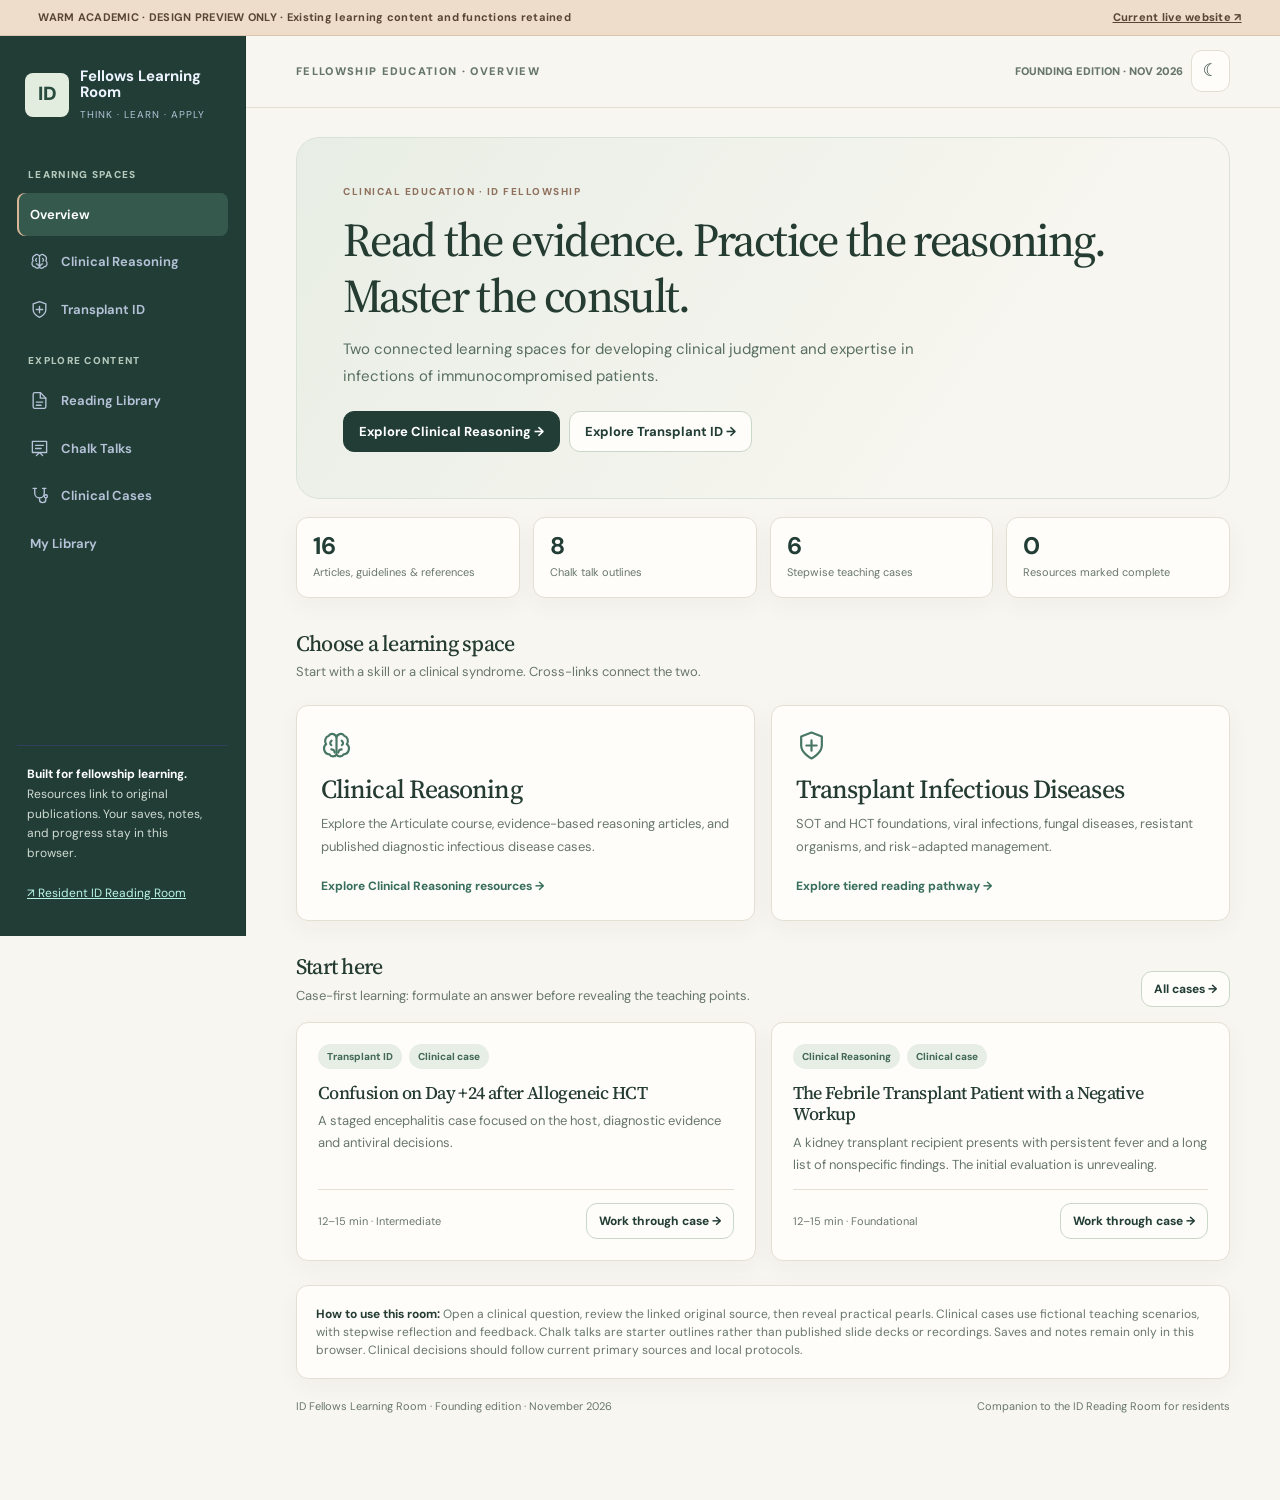
<file: design-preview/fellows/index.html>
<!doctype html>
<html lang="en">
<head>
<meta charset="utf-8"><meta name="viewport" content="width=device-width,initial-scale=1">
<meta name="description" content="An interactive clinical reasoning and transplant infectious diseases learning room for ID fellows.">
<meta name="color-scheme" content="light dark">
<title>ID Fellows Learning Room</title>
<style>
:root{--bg:#eef3f9;--card:#fff;--soft:#f5f8fc;--line:#d6e0ec;--ink:#172941;--muted:#5d6e85;--navy:#101e36;--nav2:#28385b;--blue:#3656d7;--green:#07866e;--shadow:0 9px 26px rgba(24,48,91,.06);color-scheme:light}
body.dark{--bg:#0b1424;--card:#14233a;--soft:#1b2d46;--line:#2e415c;--ink:#f0f6ff;--muted:#adbbce;--blue:#a7b7ff;--green:#76d9c3;color-scheme:dark}
*{box-sizing:border-box}body{margin:0;background:var(--bg);color:var(--ink);font:15px/1.5 ui-sans-serif,system-ui,-apple-system,"Segoe UI",sans-serif}
button,input,select,textarea{font:inherit}button{cursor:pointer}button:focus-visible,a:focus-visible,input:focus-visible,select:focus-visible,textarea:focus-visible{outline:3px solid #e9aa39;outline-offset:3px}a{color:inherit;text-decoration:none}p{line-height:1.6}h1,h2,h3{line-height:1.2;letter-spacing:-.035em}small,.muted{color:var(--muted)}.app{display:flex;min-height:100vh}
nav.sidebar{position:sticky;top:0;height:100vh;overflow-y:auto;width:246px;flex:0 0 246px;background:var(--navy);color:#edf4ff;padding:28px 17px;display:flex;flex-direction:column}
.brand{display:flex;align-items:center;gap:11px;padding:4px 8px 25px}.brandmark{display:grid;place-items:center;width:44px;height:44px;border-radius:13px;background:linear-gradient(140deg,#9de9d2,#8cbbff);color:#15324a;font-size:19px;font-weight:900}.brand strong{font-size:15px;display:block;line-height:1.1}.brand small{display:block;font-size:10px;letter-spacing:.1em;margin-top:6px;color:#b4c3d9}.navcap{margin:20px 11px 9px;font-size:10px;color:#92a8c4;text-transform:uppercase;letter-spacing:.17em;font-weight:850}.navbtn{display:flex;align-items:center;gap:12px;padding:12px 13px;border:0;border-radius:11px;background:transparent;color:#b5c2d7;width:100%;text-align:left;margin:2px 0;font-weight:650;font-size:13px}.navbtn:hover{background:#1c304d;color:#fff}.navbtn.active{background:var(--nav2);color:#fff;box-shadow:inset 3px 0 0 #80dec6}.navbtn .ico{font-size:18px;width:21px}.sidefoot{margin-top:auto;border-top:1px solid #30405b;padding:19px 10px 4px;color:#b5c3d9;font-size:12px;line-height:1.65}.sidefoot a{color:#b9f5e4;text-decoration:underline}
.main{min-width:0;flex:1}.topbar{height:72px;display:flex;align-items:center;justify-content:space-between;padding:0 clamp(20px,4vw,50px);background:var(--card);border-bottom:1px solid var(--line);gap:12px}.overline{font-size:11px;letter-spacing:.12em;text-transform:uppercase;font-weight:850;color:var(--muted)}.topright{display:flex;gap:8px;align-items:center}.btn{border:1px solid transparent;border-radius:11px;background:#3258d7;color:white;padding:10px 15px;min-height:40px;font-weight:750;font-size:13px;display:inline-flex;align-items:center;gap:7px;justify-content:center}.btn:hover{filter:brightness(1.07)}.btn.secondary{background:var(--card);color:var(--ink);border-color:var(--line)}.btn.mint{background:#c9f1e4;color:#143c37}.btn.small{font-size:12px;padding:8px 12px;min-height:35px}.iconbtn{padding:7px 11px;background:var(--card);border:1px solid var(--line);color:var(--ink);border-radius:11px;font-size:17px}.content{max-width:1400px;margin:auto;padding:29px clamp(20px,4vw,50px) 85px}
.hero{border-radius:23px;padding:clamp(28px,4vw,46px);background:linear-gradient(114deg,#182854,#29459b 78%,#365bb1);color:#fff;position:relative;overflow:hidden;box-shadow:0 12px 36px rgba(30,48,105,.12)}.hero:after{content:"✳";font-size:180px;position:absolute;right:5%;top:2%;color:rgba(145,241,211,.12);line-height:1}.hero>*{position:relative;z-index:1}.eyebrow{font-size:11px;text-transform:uppercase;letter-spacing:.15em;font-weight:800;color:#a7ead8}.hero h1{font-size:clamp(30px,4vw,49px);margin:13px 0 12px;max-width:710px}.hero p{color:#d9e5ff;font-size:15px;max-width:640px;margin:0 0 22px}.hero .actions{display:flex;gap:9px;flex-wrap:wrap}.sectionhead{display:flex;align-items:flex-end;justify-content:space-between;gap:12px;margin:32px 0 15px}.sectionhead h2{margin:0;font-size:22px}.sectionhead p{margin:5px 0 0;font-size:13px;color:var(--muted)}.tracks{display:grid;grid-template-columns:repeat(2,minmax(0,1fr));gap:16px;margin-top:22px}.track{background:var(--card);border:1px solid var(--line);border-radius:19px;padding:24px;text-align:left;box-shadow:var(--shadow)}.track:hover,.item:hover{border-color:#8bd3c4;transform:translateY(-2px)}.track .symbol{display:grid;place-items:center;border-radius:13px;background:#e2f4ef;color:#087861;width:47px;height:47px;font-size:25px;margin-bottom:16px}.track h2{margin:0 0 8px;font-size:23px}.track p{margin:0 0 16px;font-size:13px;color:var(--muted)}.track span.last{font-size:12px;font-weight:750;color:var(--green)}
.quick{display:grid;grid-template-columns:repeat(4,minmax(0,1fr));gap:13px;margin-top:18px}.quick .q{border:1px solid var(--line);background:var(--card);border-radius:14px;padding:16px}.q strong{font-size:24px;display:block;color:var(--green);line-height:1}.q small{font-size:11px;display:block;margin-top:6px}.grid{display:grid;grid-template-columns:repeat(2,minmax(0,1fr));gap:15px}.item{background:var(--card);border:1px solid var(--line);border-radius:17px;padding:21px;display:flex;flex-direction:column;box-shadow:var(--shadow);transition:.15s}.tags{display:flex;flex-wrap:wrap;gap:7px;align-items:center}.tag{font-size:10px;font-weight:800;border-radius:30px;background:#e7f5ef;color:#0b7864;padding:5px 9px}.tag.neutral{background:var(--soft);color:var(--muted)}body.dark .tag{background:#164439;color:#a3e9d5}body.dark .tag.neutral{background:#273953;color:#bdcde3}.item h3{font-size:18px;margin:13px 0 7px}.item p{font-size:13px;color:var(--muted);margin:0 0 13px;flex:1}.item .bottom{padding-top:13px;border-top:1px solid var(--line);display:flex;align-items:center;justify-content:space-between;gap:10px}.item .bottom small{font-size:11px}.item .bottom button{white-space:nowrap}.pagehead{margin:7px 0 24px}.pagehead h1{font-size:34px;margin:8px 0}.pagehead p{font-size:14px;color:var(--muted);max-width:750px}.toolbar{background:var(--card);border:1px solid var(--line);border-radius:15px;padding:14px;display:flex;flex-wrap:wrap;gap:10px;margin:0 0 18px}.search{min-width:200px;flex:1;background:var(--soft);border:1px solid var(--line);border-radius:10px;padding:11px 13px;color:var(--ink)}select{background:var(--card);border:1px solid var(--line);border-radius:10px;padding:10px;color:var(--ink);max-width:100%}.topiclist{display:flex;gap:9px;flex-wrap:wrap;margin:0 0 19px}.topicpill{border:1px solid var(--line);border-radius:999px;padding:8px 12px;background:var(--card);color:var(--ink);font-size:12px;font-weight:700}.topicpill.active{border-color:#87d8c6;background:#e0f4ee;color:#096a59}.notice{background:var(--card);border:1px solid var(--line);border-radius:15px;padding:19px;margin-top:24px;font-size:12px;color:var(--muted)}.notice strong{color:var(--ink)}.foot{display:flex;gap:10px;justify-content:space-between;margin-top:19px;font-size:11px;color:var(--muted);flex-wrap:wrap}
.overlay{position:fixed;inset:0;background:rgba(8,17,34,.66);z-index:80;display:none;align-items:center;justify-content:center;padding:16px}.overlay.show{display:flex}.dialog{width:min(790px,100%);max-height:94vh;display:flex;flex-direction:column;overflow:hidden;background:var(--card);border-radius:23px;border:1px solid var(--line);box-shadow:0 26px 90px rgba(0,0,0,.25)}.dialoghead{display:flex;justify-content:space-between;gap:14px;padding:23px 26px;border-bottom:1px solid var(--line)}.dialoghead h2{font-size:25px;margin:10px 0 0}.close{align-self:flex-start;background:var(--soft);color:var(--ink);font-size:22px;border:1px solid var(--line);border-radius:10px;width:38px;height:38px}.dialogbody{padding:25px 26px;overflow:auto}.dialogfoot{padding:14px 26px;display:flex;gap:9px;flex-wrap:wrap;border-top:1px solid var(--line)}.dialogfoot .push{flex:1}.boxnote{border-left:4px solid #4a68de;background:var(--soft);padding:17px 18px;margin:0 0 18px;border-radius:10px}.boxnote strong{color:var(--green);display:block;margin-bottom:6px;font-size:11px;text-transform:uppercase;letter-spacing:.1em}.boxnote p{margin:0;font-size:14px;color:var(--ink);font-weight:660}.subsection{margin:18px 0}.subsection h3{font-size:15px;margin:0 0 8px}.subsection p,.subsection li{font-size:13px;color:var(--muted);line-height:1.7}.pearl{padding:16px 18px;border:1px solid #9cdbcf;border-radius:13px;background:var(--soft);margin:13px 0}.pearl p{margin:6px 0;font-size:13px}.answer{white-space:pre-wrap;background:var(--soft);border:1px solid var(--line);padding:17px;border-radius:13px;font-size:14px;line-height:1.7;margin-top:14px}.caseinfo{font-size:14px;line-height:1.7;color:var(--ink);margin:12px 0 18px}.notes{display:block;width:100%;min-height:90px;resize:vertical;border:1px solid var(--line);background:var(--soft);color:var(--ink);padding:12px;border-radius:11px;margin-top:8px}.hint{font-size:11px;color:var(--muted);margin-top:7px}.empty{border:1px dashed var(--line);border-radius:14px;background:var(--card);padding:30px;color:var(--muted);grid-column:1/-1;text-align:center}.mobilemenu{display:none}ul{padding-left:22px}
@media(max-width:1050px){nav.sidebar{width:206px;flex-basis:206px}.quick{grid-template-columns:repeat(2,1fr)}}
@media(max-width:760px){nav.sidebar{position:fixed;z-index:40;left:0;transform:translateX(-100%);transition:transform .2s;width:260px;box-shadow:10px 0 40px #0c183065}nav.sidebar.open{transform:translateX(0)}.mobilemenu{display:inline-flex}.topbar{height:65px}.grid,.tracks{grid-template-columns:1fr}.content{padding:21px 17px 70px}.dialoghead,.dialogbody,.dialogfoot{padding:17px}.topbar .overline{font-size:10px}.hero h1{font-size:31px}.quick{gap:9px}.q{padding:13px}.pagehead h1{font-size:29px}}

/* Transplant ID course navigation and tier-based core service reading */
.tid-subnav{display:none;gap:3px;margin:1px 0 10px 21px;padding:4px 0 6px 11px;border-left:1px solid #49617d}
.tid-subnav.open{display:grid}.subnavbtn{border:0;background:transparent;border-radius:9px;color:#9fb4cc;text-align:left;font-size:12px;font-weight:600;padding:9px 11px;line-height:1.35}
.subnavbtn:hover{background:#1a2b45;color:white}.subnavbtn.active{background:#24395a;color:#b7f1df;font-weight:800}
.tid-menu{display:grid;grid-template-columns:repeat(4,minmax(0,1fr));gap:12px;margin:12px 0 28px}
.tid-option{position:relative;border:1px solid var(--line);border-radius:16px;padding:17px 16px;display:flex;flex-direction:column;align-items:flex-start;gap:9px;text-align:left;background:var(--card);color:var(--ink);box-shadow:var(--shadow);transition:transform .16s,border-color .16s}
.tid-option:hover{transform:translateY(-2px);border-color:#7cccb7}.tid-option.active{background:var(--soft);border:2px solid var(--green);padding:16px 15px}
.tid-option .ticon{font-size:21px;background:#dcf4e9;color:#087c66;padding:7px;border-radius:10px;line-height:1.4}
.tid-option strong{font-size:13px;line-height:1.35}.tid-option small{font-size:11px;line-height:1.4}
.tid-option.active:after{content:"●";font-size:10px;color:var(--green);position:absolute;right:13px;top:12px}
.tier-intro{display:flex;justify-content:space-between;gap:22px;align-items:center;background:linear-gradient(115deg,#173658,#22576d);color:white;border-radius:19px;padding:24px 27px;margin:8px 0 22px}
.tier-intro h2{font-size:24px;margin:7px 0 9px}.tier-intro p{font-size:13px;line-height:1.7;color:#e0ecf4;max-width:760px;margin:0}
.tier-intro .tier-summary{flex:0 0 auto;text-align:center;border:1px solid #6f93a3;border-radius:13px;padding:14px 20px;background:#ffffff11}
.tier-intro .tier-summary strong{font-size:28px;display:block;line-height:1.1}.tier-intro .tier-summary small{font-size:11px;color:#d4e8ed}
.tier-panel{background:var(--card);border:1px solid var(--line);border-radius:19px;margin:16px 0;padding:23px 25px;box-shadow:var(--shadow)}
.tier-heading{display:flex;gap:14px;align-items:flex-start;justify-content:space-between;flex-wrap:wrap}
.tier-kicker{display:inline-block;background:#e4f5ee;color:#107c66;font-weight:850;font-size:10px;letter-spacing:.08em;text-transform:uppercase;padding:5px 10px;border-radius:999px;margin-bottom:8px}
.tier-panel h3{font-size:21px;margin:0 0 7px}.tier-panel .tier-purpose{margin:0;color:var(--muted);font-size:13px;max-width:720px}
.tier-count{text-align:right;font-size:12px;color:var(--muted);min-width:112px}.tier-count strong{display:block;font-size:18px;color:var(--green)}
.tier-progress{width:100%;height:6px;background:var(--soft);border-radius:99px;margin:16px 0 3px;overflow:hidden}.tier-progress>span{display:block;height:100%;background:var(--green);border-radius:99px}
.tier-reads{margin:13px 0 0;display:grid;gap:0}.tier-read{display:flex;align-items:center;gap:14px;padding:16px 0;border-top:1px solid var(--line)}
.tier-read .order{color:var(--muted);background:var(--soft);font-size:11px;font-weight:850;width:37px;height:37px;display:grid;place-items:center;border-radius:11px;flex:0 0 auto}
.tier-read .readtext{flex:1;min-width:0}.tier-read .readtext strong{display:block;font-size:14px;line-height:1.35}.tier-read .readtext small{display:block;line-height:1.5;font-size:11px;margin-top:5px}
.tier-read .ready{font-size:11px;color:var(--green);font-weight:800;white-space:nowrap}.tier-read .btn{flex:0 0 auto}
.curriculum-note{padding:19px 23px;border:1px dashed var(--line);border-radius:15px;background:var(--soft);margin:24px 0 12px}
.curriculum-note h3{font-size:15px;margin:0 0 8px}.curriculum-note p{font-size:12px;color:var(--muted);margin:0}
.curriculum-note .future{display:flex;gap:7px;flex-wrap:wrap;margin-top:13px}.curriculum-note .future span{font-size:11px;padding:6px 9px;border-radius:99px;background:var(--card);color:var(--muted);border:1px solid var(--line)}
body.dark .tier-kicker,body.dark .tid-option .ticon{background:#164439;color:#a1edce}
@media(max-width:1150px){.tid-menu{grid-template-columns:repeat(2,minmax(0,1fr))}}
@media(max-width:760px){.tier-intro{display:block;padding:22px}.tier-intro .tier-summary{display:inline-block;margin-top:15px}.tier-panel{padding:18px}.tier-read{flex-wrap:wrap;gap:10px}.tier-read .readtext{flex-basis:calc(100% - 55px)}.tier-read .btn{margin-left:47px}.tier-reads{gap:1px}}
@media(max-width:410px){.tid-menu{gap:8px}.tid-option{padding:12px}.tid-option.active{padding:11px}.tid-option strong{font-size:12px}.tid-option small{font-size:10px}}
</style>
<meta name="robots" content="noindex,nofollow"><link rel="stylesheet" href="../theme.css"><title>Warm Academic Preview · Fellows Learning Room</title></head>
<body><div class="wa-preview-banner"><span>WARM ACADEMIC · DESIGN PREVIEW ONLY · Existing learning content and functions retained</span><a href="https://miguelac54-lgtm.github.io/id-reading-room/" target="_blank" rel="noopener">Current live website ↗</a></div>
<div class="app">
<nav class="sidebar" id="sidebar" aria-label="Main navigation">
 <a class="brand" href="#" data-nav="home"><span class="brandmark">ID</span><span><strong>Fellows Learning<br>Room</strong><small>THINK · LEARN · APPLY</small></span></a>
 <div class="navcap">Learning spaces</div>
 <button class="navbtn active" data-nav="home">Overview</button>
 <a class="navbtn" href="clinical-reasoning/"><span class="wa-icon wa-brain"></span>Clinical Reasoning</a>
 <a class="navbtn" href="transplant-id/"><span class="wa-icon wa-shield"></span>Transplant ID</a>
 <div class="tid-subnav" id="tid-subnav" aria-label="Transplant ID sections">
  <button class="subnavbtn" data-tid-tab="core">Core Reading for Service</button>
  <button class="subnavbtn" data-tid-tab="readings">Reading & Guidelines</button>
  <button class="subnavbtn" data-tid-tab="cases">Practice with a Clinical Case</button>
  <button class="subnavbtn" data-tid-tab="talks">Chalk Talks & Lectures</button>
 </div>
 <div class="navcap">Explore content</div>
 <button class="navbtn" data-nav="library"><span class="wa-icon wa-file"></span>Reading Library</button>
 <button class="navbtn" data-nav="talks"><span class="wa-icon wa-presentation"></span>Chalk Talks</button>
 <button class="navbtn" data-nav="cases"><span class="wa-icon wa-case"></span>Clinical Cases</button>
 <button class="navbtn" data-nav="saved">My Library</button>
 <div class="sidefoot"><strong>Built for fellowship learning.</strong><br>Resources link to original publications. Your saves, notes, and progress stay in this browser.<br><br><a href="../" target="_blank" rel="noopener">↗ Resident ID Reading Room</a></div>
</nav>
<div class="main">
 <header class="topbar">
  <div style="display:flex;align-items:center;gap:12px"><button class="iconbtn mobilemenu" id="menu" aria-label="Open menu">☰</button><span class="overline" id="toplabel">Fellowship education · Overview</span></div>
  <div class="topright"><span class="overline" style="letter-spacing:0">FOUNDING EDITION · NOV 2026</span><button class="iconbtn" id="theme" aria-label="Toggle light or dark mode" title="Toggle theme">☾</button></div>
 </header>
 <main class="content" id="content"></main>
</div>
</div>
<div class="overlay" id="overlay" role="presentation"><section class="dialog" role="dialog" aria-modal="true" aria-labelledby="modaltitle"><header class="dialoghead"><div><div class="tags" id="modaltags"></div><h2 id="modaltitle"></h2></div><button class="close" id="close" aria-label="Close">×</button></header><div class="dialogbody" id="modalbody"></div><footer class="dialogfoot" id="modalfoot"></footer></section></div>
<script>
(function(){
"use strict";
var R=[
{id:"r1",track:"cr",type:"Article",topic:"Foundations",title:"Educational Strategies to Promote Clinical Diagnostic Reasoning",source:"NEJM · Bowen · 2006",year:"2006",url:"https://www.nejm.org/doi/full/10.1056/nejmra054782",question:"How can clinical teachers make diagnostic reasoning visible during rounds?",mission:"Identify two ways to surface an expert's thought process rather than just provide the final diagnosis.",pearls:["Teaching the answer is not the same as teaching the reasoning that led to it.","Ask learners to make discriminating findings and hypothesis updates explicit."]},
{id:"r2",track:"cr",type:"Article",topic:"Problem representation",title:"Teaching Clinical Reasoning: A Case-Based Illness Script Worksheet Approach",source:"MedEdPORTAL · 2019",year:"2019",url:"https://pmc.ncbi.nlm.nih.gov/articles/PMC6464440/",question:"What makes a one-liner useful for generating a differential rather than just summarizing data?",mission:"Look for the use of semantic qualifiers and how an illness-script worksheet changes case discussion.",pearls:["Use qualifiers such as acute versus subacute, focal versus diffuse, and immunocompetent versus immunocompromised.","A strong problem representation prioritizes discriminating information over exhaustive detail."]},
{id:"r3",track:"cr",type:"Article",topic:"Teaching reasoning",title:"Teaching Clinical Reasoning: Principles from the Literature",source:"Korean Journal of Medical Education · 2024",year:"2024",url:"https://pmc.ncbi.nlm.nih.gov/articles/PMC11150937/",question:"Which teaching strategies are likely to improve reasoning beyond simply naming cognitive biases?",mission:"Choose one teaching strategy to test during your next transplant consult discussion.",pearls:["Clinical knowledge and repeated, feedback-rich practice both matter.","The educational task is to build usable mental models, not merely memorize bias terminology."]},
{id:"r4",track:"cr",type:"Article",topic:"Management reasoning",title:"Reasoning on Rounds, Volume 2: A Framework for Teaching Management Reasoning",source:"Journal of General Internal Medicine · 2025",year:"2025",url:"https://pmc.ncbi.nlm.nih.gov/articles/PMC12045913/",question:"How does choosing a management plan differ from naming the most likely diagnosis?",mission:"Identify tradeoffs, patient preferences, action thresholds, and opportunities to reassess.",pearls:["Management reasoning includes comparing actions, risks, feasibility and monitoring.","A good management plan states both what to do now and what finding would change it."]},
{id:"r5",track:"cr",type:"Article",topic:"Foundations",title:"Clinical Reasoning in Real-World Practice: A Primer",source:"Postgraduate Medical Journal · 2025",year:"2025",url:"https://doi.org/10.1093/postmj/qgae079",question:"Where does pattern recognition help, and where might it fail in an unusual ID consult?",mission:"Compare analytic and nonanalytic reasoning using an atypical opportunistic infection.",pearls:["Illness scripts become more useful with diverse clinical experience.","When the presentation is atypical or stakes are high, deliberately broaden and test competing hypotheses."]},
{id:"r6",track:"cr",type:"Article",topic:"Teaching reasoning",title:"Consensus on the Content of Clinical Reasoning Curricula",source:"Medical Teacher · 2020",year:"2020",url:"https://doi.org/10.1080/0142159X.2020.1842343",question:"What skills deserve explicit teaching, not just exposure during clinical work?",mission:"Look for recommendations about illness scripts, structured reflection, and cases with feedback.",pearls:["Practice cases and feedback are important tools for reasoning development.","Teaching reasoning should cover knowledge structures and how decisions are revisited, not only cognitive biases."]},
{id:"t1",track:"tid",type:"Guideline",topic:"CMV",title:"Fourth International Consensus Guidelines on CMV in Solid Organ Transplantation",source:"Transplantation · 2025",year:"2025",url:"https://pmc.ncbi.nlm.nih.gov/articles/PMC12180710/",question:"How should prevention, viral-load interpretation, and treatment be personalized for a high-risk transplant recipient?",mission:"Focus on prophylaxis versus preemptive approaches, resistance evaluation and site-specific laboratory thresholds.",pearls:["CMV prevention strategy depends on donor/recipient serostatus, organ type and degree of immunosuppression.","A viral-load threshold should not be copied blindly between assays or transplant programs."]},
{id:"t2",track:"tid",type:"Guideline",topic:"BK virus",title:"Second International Consensus Guidelines on BK Polyomavirus in Kidney Transplantation",source:"Transplantation · 2024",year:"2024",url:"https://pmc.ncbi.nlm.nih.gov/articles/PMC11335089/",question:"How do you act on BK DNAemia while balancing the risk of rejection?",mission:"Focus on screening, interpretation of persistent DNAemia, and stepwise immunosuppression reduction.",pearls:["Plasma screening and trends help identify patients at risk for BK nephropathy.","Reduction of immunosuppression is central to management; reassessment must consider graft function and rejection risk."]},
{id:"t3",track:"tid",type:"Guideline",topic:"HCT / Neutropenia",title:"ECIL-10: Empiric and Targeted Antibiotics in Febrile Neutropenia",source:"Lancet Infectious Diseases · 2026",year:"2026",url:"https://pubmed.ncbi.nlm.nih.gov/41314221/",question:"When does febrile neutropenia require broader empiric coverage, and when can therapy be narrowed?",mission:"Identify how stability, prior resistant organisms and local epidemiology guide initial therapy.",pearls:["Choice of empiric therapy is risk-adapted, not one broad-spectrum regimen for every patient.","Reassess antibiotic breadth and duration as stability, cultures and alternative diagnoses evolve."]},
{id:"t4",track:"tid",type:"Handbook",topic:"HCT / Viruses",title:"Viral Infections after HCT and Cellular Therapy",source:"EBMT Handbook · 2024",year:"2024",url:"https://www.ncbi.nlm.nih.gov/books/NBK608315/",question:"How does immune reconstitution change viral infection risks following HCT?",mission:"Compare herpesvirus and respiratory-virus risks across the post-transplant course.",pearls:["Post-HCT timing is a starting hypothesis, not an absolute rule.","Conditioning, GVHD treatment and cellular immune recovery alter infection risk."]},
{id:"t5",track:"tid",type:"Guideline",topic:"HHV-6",title:"ECIL Guidance on HHV-6 after Hematopoietic Cell Transplantation",source:"Haematologica · 2019",year:"2019",url:"https://pmc.ncbi.nlm.nih.gov/articles/PMC6821622/",question:"What findings support HHV-6 encephalitis, and when might PCR mislead?",mission:"Review the clinical syndrome, CSF testing, and chromosomally integrated HHV-6.",pearls:["Clinical context and CNS findings matter when interpreting HHV-6 PCR.","Chromosomally integrated HHV-6 can complicate interpretation of high DNA levels."]},
{id:"t6",track:"tid",type:"Guideline",topic:"Fungal infections",title:"AST-IDCOP: Invasive Aspergillosis in Solid-Organ Transplant Recipients",source:"Clinical Transplantation · 2019",year:"2019",url:"https://pubmed.ncbi.nlm.nih.gov/30900296/",question:"What changes in diagnosing invasive aspergillosis in a lung transplant recipient?",mission:"Compare transplant-specific risk, diagnostic tests and antifungal interaction considerations.",pearls:["The sensitivity and meaning of fungal diagnostics vary by host and specimen.","Always review interactions between mold-active azoles and calcineurin inhibitors."]},
{id:"t7",track:"tid",type:"Guideline",topic:"PJP",title:"AST-IDCOP: Pneumocystis in Solid-Organ Transplantation",source:"Clinical Transplantation · 2019",year:"2019",url:"https://pubmed.ncbi.nlm.nih.gov/31077616/",question:"How do prophylaxis history and intensity of immunosuppression change your PJP differential?",mission:"Review diagnosis, prevention and the challenges of breakthrough respiratory illness.",pearls:["Review actual prophylaxis exposure and adherence, not just its presence on a medication list.","PJP risk can increase with augmented immunosuppression or rejection treatment."]},
{id:"t8",track:"tid",type:"Trial",topic:"CMV",title:"Letermovir versus Valganciclovir in High-Risk Kidney Transplant Recipients",source:"JAMA · 2023 randomized clinical trial",year:"2023",url:"https://pmc.ncbi.nlm.nih.gov/articles/PMC10245286/",question:"When is letermovir an evidence-supported alternative for CMV prophylaxis?",mission:"Review the D+/R− kidney transplant population, noninferiority outcome, and hematologic toxicity.",pearls:["This trial studied prophylaxis in D+/R− kidney transplant recipients, not treatment of active CMV disease.","Generalization to other transplant groups requires separate evidence and context."]},
{id:"t9",track:"tid",type:"Guideline",topic:"Resistant bacteria",title:"IDSA 2026 Guidance: Antimicrobial-Resistant Gram-Negative Infections",source:"IDSA · updated July 2026",year:"2026",url:"https://www.idsociety.org/practice-guideline/amr-guidance/",question:"How should prior resistance, infection source and drug exposure inform therapy in transplant recipients?",mission:"Compare evidence-based treatment choices for ESBL, AmpC, CRE and difficult-to-treat Pseudomonas.",pearls:["Interpret susceptibility in the context of infection source, drug exposure and patient physiology.","Distinguish infection from colonization before escalating to reserve agents."]},
{id:"t10",track:"tid",type:"Guideline",topic:"Respiratory viruses",title:"ECIL-10: Community-Acquired Respiratory Viruses in HCT and Hematologic Malignancy",source:"Lancet Infectious Diseases · 2025",year:"2025",url:"https://pubmed.ncbi.nlm.nih.gov/40885198/",question:"How should respiratory viral testing and management differ in a severely immunocompromised host?",mission:"Focus on diagnosis, infection control and patient-specific treatment decisions.",pearls:["Degree and type of immune suppression matter more than a generic immunocompromised label.","Infection-control and diagnostic decisions are integral to management, not afterthoughts."]}
];
var C=[
{id:"c1",track:"cr",topic:"Problem representation",title:"The Febrile Transplant Patient with a Negative Workup",difficulty:"Foundational",time:"12–15 min",intro:"A kidney transplant recipient presents with persistent fever and a long list of nonspecific findings. The initial evaluation is unrevealing.",steps:[
{info:"A 56-year-old, 5 months after kidney transplant, has 9 days of fever, fatigue, and mild diarrhea. He received T-cell–depleting treatment for rejection 4 weeks ago. Routine blood cultures are negative.",prompt:"Create a one-sentence problem representation. What features most change the pretest probability?",feedback:"The transplant type, post-transplant interval, recent augmented immunosuppression and syndrome are more discriminating than the list of routine negative tests."},
{info:"CT chest is unrevealing. CMV plasma PCR is detected at a low level. Diarrhea persists.",prompt:"Generate competing explanations and decide what this result does—and does not—establish.",feedback:"A positive plasma assay can support CMV infection but does not automatically prove tissue-invasive disease. Consider medication toxicity, other infections and the possible role of tissue assessment."},
{info:"The patient remains stable. The team asks whether to treat empirically, seek endoscopy, or observe.",prompt:"Articulate your testing and treatment thresholds and a contingency plan.",feedback:"Make explicit the consequences of delayed treatment, the strength of the evidence, feasibility of tissue diagnosis and how the plan changes if the patient worsens."}]},
{id:"c2",track:"cr",topic:"Diagnostic thresholds",title:"One Positive Test, Two Plausible Diagnoses",difficulty:"Intermediate",time:"10–12 min",intro:"A diagnostic test returns positive, but the patient does not fit the expected illness script.",steps:[
{info:"An HCT recipient with diarrhea has a positive stool PCR for an enteric organism. Symptoms began immediately after a new medication.",prompt:"Before anchoring on infection, what key details and alternative explanations matter?",feedback:"Interpret a positive molecular result against the syndrome, testing indication, background colonization and noninfectious causes."},
{info:"Symptoms persist after the medication is stopped. The patient is hemodynamically stable.",prompt:"What additional data would change the probability sufficiently to test, treat, or stop testing?",feedback:"Look for discriminating evidence: timing, severity, exposures, stool characteristics, endoscopic clues and the effect of further immunosuppression."},
{info:"A senior colleague argues that the positive test is enough.",prompt:"How would you communicate uncertainty without being indecisive?",feedback:"State the leading possibilities, what the test does and does not prove, your chosen action, and a scheduled reassessment point."}]},
{id:"c3",track:"cr",topic:"Management reasoning",title:"Broadening Antibiotics: What Decision Are We Solving?",difficulty:"Advanced",time:"12–15 min",intro:"A complicated febrile-neutropenia consultation where the diagnosis is uncertain but decisions cannot wait.",steps:[
{info:"An adult receiving induction chemotherapy has ANC <100, fever and stable blood pressure after 48 hours of antipseudomonal beta-lactam therapy. Cultures remain negative.",prompt:"Separate diagnostic reasoning from management reasoning. What decision must be made today?",feedback:"Distinguish identifying the cause of fever from selecting a safe treatment strategy given risks, existing coverage and clinical trajectory."},
{info:"The patient has no previous resistant isolates, no focal findings, and no new instability.",prompt:"What would justify escalation, and what would justify continued observation?",feedback:"Persistent fever alone is not equivalent to microbiologic failure. Assess stability, resistance risk, new localizing evidence and adverse effects."},
{info:"The attending asks for your plan in 30 seconds.",prompt:"Deliver a plan, rationale, and explicit triggers for changing it.",feedback:"State a specific action and monitoring window, and define concrete changes that would trigger repeat cultures, imaging or altered therapy."}]},
{id:"c4",track:"tid",topic:"HHV-6",title:"Confusion on Day +24 after Allogeneic HCT",difficulty:"Intermediate",time:"12–15 min",intro:"A staged encephalitis case focused on the host, diagnostic evidence and antiviral decisions.",steps:[
{info:"A 42-year-old on day +24 after allogeneic HCT develops short-term memory loss and confusion. MRI shows medial temporal signal changes.",prompt:"Name the top diagnostic hypotheses and the features that support or oppose each.",feedback:"A limbic encephalitis syndrome after HCT raises concern for HHV-6B, but HSV, metabolic causes, medication toxicity and seizures remain important."},
{info:"CSF HHV-6 DNA is detected. EEG shows temporal abnormalities.",prompt:"What else must you consider before assigning causality to the PCR?",feedback:"Evaluate clinical and imaging concordance, alternative causes, assay context and the possibility of chromosomally integrated HHV-6."},
{info:"The patient has impaired renal function and profound cytopenias.",prompt:"Explain the tradeoffs behind antiviral selection and monitoring.",feedback:"Treatment choices require attention to the risks of nephrotoxicity and marrow suppression, alongside neurologic urgency and virologic context."}]},
{id:"c5",track:"tid",topic:"CMV",title:"Breakthrough CMV after Kidney Transplantation",difficulty:"Intermediate",time:"12–15 min",intro:"A CMV prevention, diagnosis and management case with deliberate decision checkpoints.",steps:[
{info:"A CMV D+/R− kidney recipient develops fever and gastrointestinal symptoms soon after completing prophylaxis.",prompt:"How does donor/recipient serostatus shape your differential and next steps?",feedback:"D+/R− status signals higher risk of CMV. Evaluate syndrome, viral load, prior antiviral exposure and evidence for end-organ disease."},
{info:"CMV DNAemia is present and rising; the patient has leukopenia.",prompt:"What makes management more complex, and what data would guide antiviral choice?",feedback:"Consider severity, absorption, kidney function, treatment versus prophylaxis dosing, marrow toxicity and whether resistance testing is indicated."},
{info:"The team considers switching to letermovir for active disease.",prompt:"How would you appraise this proposal based on trial populations and available guidance?",feedback:"Evidence for letermovir prophylaxis cannot be automatically extrapolated to monotherapy for established CMV disease. Refer to treatment guidance and patient-specific constraints."}]},
{id:"c6",track:"tid",topic:"Fungal infections",title:"Pulmonary Nodules in Prolonged Neutropenia",difficulty:"Advanced",time:"15–18 min",intro:"Distinguish invasive molds using the host, imaging, specimens and dynamic hypothesis updating.",steps:[
{info:"A 49-year-old with AML and ANC near zero for 18 days has persistent fever and several new peripheral lung nodules.",prompt:"Build a prioritized differential before ordering more testing.",feedback:"Consider invasive aspergillosis, mucormycosis, fusariosis and nonfungal explanations; refine with prophylaxis history, exposures, exam and radiology."},
{info:"The patient develops several tender skin lesions. Bronchoscopy is being considered.",prompt:"What specimens and clinical features could help distinguish invasive mold etiologies?",feedback:"Skin lesions can offer an accessible biopsy site. Blood-culture yield, tissue histopathology and species-level identification differ among molds."},
{info:"A mold is identified while the patient is on prophylaxis.",prompt:"Construct a management plan including antifungal exposure, interactions and source of diagnostic certainty.",feedback:"Breakthrough disease requires review of the prophylactic agent, drug levels when appropriate, organism susceptibility, immunosuppression and the value of tissue diagnosis."}]}
];
var T=[
{id:"k1",track:"cr",title:"The One-Liner That Changes Your Differential",topic:"Problem representation",time:"7 min",goal:"Move from a chronological case summary to a discriminating problem representation.",outline:["Start with a 30-second deliberately overloaded case.","Circle semantic qualifiers: tempo, host, syndrome, exposures.","Rewrite the representation in one sentence.","Use the revised sentence to rank three diagnoses.","Repeat after one new finding changes the evidence."]},
{id:"k2",track:"cr",title:"Illness Scripts: Building an ID Diagnostic Library",topic:"Illness scripts",time:"8 min",goal:"Contrast multiple diagnoses through enabling conditions, pathophysiology and expected findings.",outline:["Define an illness script and knowledge encapsulation.","Compare three causes of pulmonary nodules in HCT.","Identify expected and unexpected findings.","Show how scripts evolve as evidence accumulates."]},
{id:"k3",track:"cr",title:"Testing and Treatment Thresholds",topic:"Diagnostic thresholds",time:"8 min",goal:"Explain why 'more testing' is not always the optimal next action.",outline:["Define pretest probability in a familiar consult.","Contrast a low-harm test with a risky treatment.","Map test, treat and no-action thresholds conceptually.","Apply the model to possible CMV colitis."]},
{id:"k4",track:"cr",title:"Management Reasoning Under Uncertainty",topic:"Management reasoning",time:"10 min",goal:"Build plans with actions, tradeoffs and explicit reassessment triggers.",outline:["Separate diagnosis from decision.","Identify patient goals, immediate risks and available choices.","Construct a conditional management plan.","Practice a 30-second consult recommendation."]},
{id:"k5",track:"tid",title:"The Transplant Infection Timeline",topic:"Foundations",time:"10 min",goal:"Use post-transplant timing alongside the net state of immunosuppression.",outline:["Distinguish early, intermediate and late post-SOT periods.","Overlay induction, rejection treatment and prophylaxis.","Contrast SOT with HCT immune reconstitution.","Apply the risk map to three short vignettes."]},
{id:"k6",track:"tid",title:"CMV: Prophylaxis, Preemptive Therapy and Disease",topic:"CMV",time:"10 min",goal:"Make practical CMV prevention and treatment decisions using host risk.",outline:["Start with D/R serostatus.","Contrast prophylaxis and preemptive strategies.","Interpret DNAemia in clinical context.","Distinguish prevention from treatment and discuss resistance."]},
{id:"k7",track:"tid",title:"Fungal Nodules in Neutropenia",topic:"Fungal infections",time:"9 min",goal:"Use pulmonary and skin findings to narrow the differential for mold infection.",outline:["Begin with an immunocompromised-host problem representation.","Compare aspergillosis, mucormycosis and fusariosis.","Choose specimens to reduce uncertainty.","Review antifungal drug interactions and reassessment."]},
{id:"k8",track:"tid",title:"Encephalopathy after HCT",topic:"HHV-6",time:"8 min",goal:"Build a high-stakes differential and correctly interpret HHV-6 testing.",outline:["Frame the limbic encephalitis syndrome.","Discuss timing, CSF PCR and MRI.","Address chromosomally integrated HHV-6.","Discuss antiviral toxicity tradeoffs."]}
];
var topics={cr:["Foundations","Problem representation","Illness scripts","Diagnostic thresholds","Management reasoning","Teaching reasoning"],tid:["Foundations","CMV","BK virus","HCT / Neutropenia","HCT / Viruses","HHV-6","Fungal infections","PJP","Resistant bacteria","Respiratory viruses"]};
var state={page:"home",tidTab:"core",search:"",type:"All",track:"All",topic:"All",saved:load("saved",[]),done:load("done",[]),notes:load("notes",{}),theme:load("theme","light"),modal:null,step:0,revealed:false};
var $=function(s){return document.querySelector(s)};var esc=function(s){return String(s==null?"":s).replace(/[&<>"']/g,function(c){return {"&":"&amp;","<":"&lt;",">":"&gt;",'"':"&quot;","'":"&#39;"}[c]})};
function load(k,fallback){try{var v=JSON.parse(localStorage.getItem("fellowsRoom_"+k));return v==null?fallback:v}catch(e){return fallback}}
function persist(k,v){try{localStorage.setItem("fellowsRoom_"+k,JSON.stringify(v))}catch(e){}}
function isSaved(id){return state.saved.indexOf(id)>=0}function isDone(id){return state.done.indexOf(id)>=0}
function toggle(key,id){var a=state[key];var i=a.indexOf(id);i>=0?a.splice(i,1):a.push(id);persist(key,a);if(state.modal)openItem(state.modal.kind,state.modal.id,true);else render()}
function trackname(t){return t==="cr"?"Clinical Reasoning":"Transplant ID"}function typeIcon(type){return {"Article":"↗","Guideline":"▤","Trial":"◷","Handbook":"▦"}[type]||"◈"}
function elCard(item,kind){var details=kind==="resource"?item.question:kind==="case"?item.intro:item.goal;var date=kind==="resource"?item.source:kind==="case"?item.time+" · "+item.difficulty:item.time+" · Teaching outline";return '<article class="item"><div class="tags"><span class="tag">'+esc(trackname(item.track))+'</span><span class="tag neutral">'+esc(kind==="resource"?item.type:kind==="case"?"Clinical case":"Chalk talk")+'</span></div><h3>'+esc(item.title)+'</h3><p>'+esc(details)+'</p><div class="bottom"><small>'+esc(date)+'</small><button class="btn small secondary" data-open="'+kind+":"+item.id+'">'+(kind==="resource"?"Open guide":kind==="case"?"Work through case":"View outline")+' →</button></div></article>'}
function buttons(){return '<a class="btn mint" href="clinical-reasoning/">Explore Clinical Reasoning →</a><a class="btn secondary" style="background:transparent;color:white;border-color:#8e9fce" href="transplant-id/">Explore Transplant ID →</a>'}
function pagehead(title,desc){return '<div class="pagehead"><div class="eyebrow" style="color:var(--green)">ID FELLOWS LEARNING ROOM</div><h1>'+esc(title)+'</h1><p>'+esc(desc)+'</p></div>'}
function home(){var all=R.length+C.length+T.length;return '<section class="hero"><div class="eyebrow">Clinical education · ID fellowship</div><h1>Read the evidence. Practice the reasoning. Master the consult.</h1><p>Two connected learning spaces for developing clinical judgment and expertise in infections of immunocompromised patients.</p><div class="actions">'+buttons()+'</div></section><div class="quick"><div class="q"><strong>'+R.length+'</strong><small>Articles, guidelines & references</small></div><div class="q"><strong>'+T.length+'</strong><small>Chalk talk outlines</small></div><div class="q"><strong>'+C.length+'</strong><small>Stepwise teaching cases</small></div><div class="q"><strong>'+state.done.length+'</strong><small>Resources marked complete</small></div></div><div class="sectionhead"><div><h2>Choose a learning space</h2><p>Start with a skill or a clinical syndrome. Cross-links connect the two.</p></div></div><div class="tracks"><a class="track" href="clinical-reasoning/"><span class="wa-icon wa-brain wa-lg"></span><h2>Clinical Reasoning</h2><p>Explore the Articulate course, evidence-based reasoning articles, and published diagnostic infectious disease cases.</p><span class="last">Explore Clinical Reasoning resources →</span></a><a class="track" href="transplant-id/"><span class="wa-icon wa-shield wa-lg"></span><h2>Transplant Infectious Diseases</h2><p>SOT and HCT foundations, viral infections, fungal diseases, resistant organisms, and risk-adapted management.</p><span class="last">Explore tiered reading pathway →</span></a></div><div class="sectionhead"><div><h2>Start here</h2><p>Case-first learning: formulate an answer before revealing the teaching points.</p></div><button class="btn small secondary" data-nav="cases">All cases →</button></div><div class="grid">'+elCard(C[3],"case")+elCard(C[0],"case")+'</div>'+notice()}
function notice(){return '<div class="notice"><strong>How to use this room:</strong> Open a clinical question, review the linked original source, then reveal practical pearls. Clinical cases use fictional teaching scenarios, with stepwise reflection and feedback. Chalk talks are starter outlines rather than published slide decks or recordings. Saves and notes remain only in this browser. Clinical decisions should follow current primary sources and local protocols.</div><div class="foot"><span>ID Fellows Learning Room · Founding edition · November 2026</span><span>Companion to the ID Reading Room for residents</span></div>'}
function filterbar(items,heading){var label=state.search;var trackopts=state.page==="library"||state.page==="cases"||state.page==="talks"||state.page==="saved";var types=state.page==="library"||state.page==="saved";return '<div class="toolbar"><input aria-label="Search learning resources" class="search" id="search" placeholder="Search topic, question, title, or keyword…" value="'+esc(label)+'">'+(trackopts?'<select id="trackfilter" aria-label="Filter learning space"><option value="All">Both learning spaces</option><option value="cr"'+(state.track==="cr"?" selected":"")+'>Clinical Reasoning</option><option value="tid"'+(state.track==="tid"?" selected":"")+'>Transplant ID</option></select>':'')+(types?'<select id="typefilter" aria-label="Filter resource type">'+["All","Article","Guideline","Trial","Handbook","Case","Chalk Talk"].map(function(v){return '<option'+(state.type===v?" selected":"")+'>'+v+'</option>'}).join("")+'</select>':'')+'</div>'}
function match(item,kind){if((state.page==="cr"||state.page==="tid")&&item.track!==state.page)return false;if(state.track!=="All"&&item.track!==state.track)return false;if(state.topic!=="All"&&item.topic!==state.topic)return false;if(state.type!=="All"&&(kind==="resource"?item.type:kind==="case"?"Case":"Chalk Talk")!==state.type)return false;var search=state.search.toLowerCase().trim();if(search){var blob=[item.title,item.topic,item.source||"",item.question||"",item.goal||"",item.intro||"",item.mission||""].join(" ").toLowerCase();if(blob.indexOf(search)<0)return false}return true}
function renderCollection(items,kind){if(!items.length)return '<div class="empty">No matching items. Try clearing the search or filters.</div>';return items.map(function(x){return elCard(x,kind)}).join("")}
function domain(domain){var cr=domain==="cr";var headline=cr?"Clinical Reasoning":"Transplant Infectious Diseases";var sub=cr?"Reasoning is a skill you can teach, practice, and deliberately improve. Move from representing problems to choosing actions under uncertainty.":"Use transplant type, immune deficits, timing, prophylaxis and microbiology to make high-stakes clinical decisions.";var tabs=topics[domain];var rr=R.filter(function(x){return match(x,"resource")});var cc=C.filter(function(x){return match(x,"case")});var tt=T.filter(function(x){return match(x,"talk")});return pagehead(headline,sub)+filterbar(R)+ '<div class="topiclist">'+['All'].concat(tabs).map(function(x){return '<button class="topicpill '+(state.topic===x?"active":"")+'" data-topic="'+esc(x)+'">'+esc(x)+'</button>'}).join("")+'</div><div class="sectionhead"><div><h2>Core reading & guidelines</h2><p>Original publications paired with questions and hidden clinical pearls.</p></div></div><div class="grid">'+renderCollection(rr,"resource")+'</div><div class="sectionhead"><div><h2>Practice with a clinical case</h2><p>Reveal evidence and reasoning feedback step by step.</p></div></div><div class="grid">'+renderCollection(cc,"case")+'</div><div class="sectionhead"><div><h2>Chalk talks</h2><p>Short teaching outlines ready to develop into slides or recordings.</p></div></div><div class="grid">'+renderCollection(tt,"talk")+'</div>'+notice()}

/* Structured transplant-ID navigation and longitudinal tiered reading syllabus */
var TID_MENU=[
 {id:"core",name:"Core Reading for Service",desc:"Prioritized tiers for the consult rotation",icon:"▤"},
 {id:"readings",name:"Reading & Guidelines",desc:"Browse and search the evidence library",icon:"⌕"},
 {id:"cases",name:"Practice with a Clinical Case",desc:"Stepwise clinical decisions and feedback",icon:"◇"},
 {id:"talks",name:"Chalk Talks & Lectures",desc:"Short teaching outlines by topic",icon:"▣"}
];
var TID_TIERS=[
 {label:"Tier 1",title:"Start here · High-yield service essentials",timing:"Aim to read at the beginning of a Transplant ID rotation.",purpose:"Build an immediate framework for common consult decisions: CMV, neutropenic fever, viruses after HCT, and invasive fungal infections.",ids:["t1","t3","t4","t6"]},
 {label:"Tier 2",title:"Core expertise · Common transplant syndromes",timing:"Work through during the rotation, guided by your patients.",purpose:"Develop depth in kidney-transplant complications, opportunistic respiratory infections, resistant Gram-negative organisms, and respiratory viruses.",ids:["t2","t7","t9","t10"]},
 {label:"Tier 3",title:"Advanced · Focused case-based reading",timing:"Select based on complex cases, journal club, or specific learning needs.",purpose:"Interpret challenging diagnostic tests and appraise focused trial evidence for prevention or treatment strategies.",ids:["t5","t8"]}
];
function tierFor(id){var tier=TID_TIERS.find(function(t){return t.ids.indexOf(id)>=0});return tier?tier.label:""}
function tidMenu(){return '<div class="tid-menu" aria-label="Transplant Infectious Diseases menu">'+TID_MENU.map(function(o){return '<button class="tid-option '+(state.tidTab===o.id?"active":"")+'" data-tid-tab="'+o.id+'" aria-pressed="'+(state.tidTab===o.id?"true":"false")+'"><span class="ticon" aria-hidden="true">'+o.icon+'</span><strong>'+esc(o.name)+'</strong><small>'+esc(o.desc)+'</small></button>'}).join("")+'</div>'}
function renderTier(t){var n=t.ids.filter(function(id){return isDone(id)}).length;var total=t.ids.length;var percent=total?Math.round(100*n/total):0;return '<section class="tier-panel"><div class="tier-heading"><div><span class="tier-kicker">'+esc(t.label)+'</span><h3>'+esc(t.title)+'</h3><p class="tier-purpose">'+esc(t.purpose)+'</p><p class="muted" style="font-size:12px;margin:8px 0 0"><strong>Suggested pace:</strong> '+esc(t.timing)+'</p></div><div class="tier-count"><strong>'+n+' / '+total+'</strong>marked complete</div></div><div class="tier-progress" role="progressbar" aria-label="'+esc(t.label)+' completion" aria-valuemin="0" aria-valuemax="'+total+'" aria-valuenow="'+n+'"><span style="width:'+percent+'%"></span></div><div class="tier-reads">'+t.ids.map(function(id,i){var item=R.find(function(x){return x.id===id});if(!item)return '';return '<div class="tier-read"><div class="order">'+String(i+1).padStart(2,"0")+'</div><div class="readtext"><strong>'+esc(item.title)+'</strong><small>'+esc(item.topic)+' · '+esc(item.source)+'</small></div>'+(isDone(id)?'<span class="ready">✓ Complete</span>':'')+'<button class="btn small secondary" data-open="resource:'+esc(id)+'">Read & reflect →</button></div>'}).join("")+'</div></section>'}
function transplant(){var title="Transplant Infectious Diseases";var sub="A service-ready curriculum with prioritized reading, a searchable evidence library, interactive cases, and short lectures.";var output=pagehead(title,sub)+tidMenu();
 if(state.tidTab==="core"){var all=TID_TIERS.reduce(function(acc,t){return acc.concat(t.ids)},[]);var read=all.filter(function(id){return isDone(id)}).length;output+='<section class="tier-intro"><div><div class="eyebrow">Curriculum · Learning pathway</div><h2>Core Reading for Service</h2><p>Three reading tiers give fellows an achievable sequence without turning clinical learning into a checklist. Open a source, answer its clinical question, then reveal the pearls. Mark completed readings at your own pace.</p></div><div class="tier-summary"><strong>'+read+' / '+all.length+'</strong><small>readings completed</small></div></section>'+TID_TIERS.map(renderTier).join("")+'<section class="curriculum-note"><h3>Next resources to curate</h3><p>This is an initial reading pathway built from the existing verified-source library, not yet a comprehensive transplant-ID syllabus. The following essential themes are planned for expansion.</p><div class="future"><span>Net state of immunosuppression</span><span>Timeline of post-SOT infections</span><span>Pre-transplant screening & vaccines</span><span>Donor-derived infections</span><span>Strongyloides, Chagas & endemic fungi</span><span>HCT fungal prophylaxis</span></div></section>'}
 else if(state.tidTab==="readings"){output+='<div class="sectionhead"><div><h2>Reading & Guidelines</h2><p>Browse every transplant-ID publication using the existing search and topic filters.</p></div></div>'+filterbar(R)+'<div class="topiclist">'+["All"].concat(topics.tid).map(function(x){return '<button class="topicpill '+(state.topic===x?"active":"")+'" data-topic="'+esc(x)+'">'+esc(x)+'</button>'}).join("")+'</div><div class="grid">'+renderCollection(R.filter(function(x){return match(x,"resource")}),"resource")+'</div>'}
 else if(state.tidTab==="cases"){output+='<div class="sectionhead"><div><h2>Practice with a Clinical Case</h2><p>Work through staged clinical cases with deliberate pauses for problem representation, hypothesis updating and management decisions.</p></div></div>'+filterbar(C)+'<div class="grid">'+renderCollection(C.filter(function(x){return match(x,"case")}),"case")+'</div>'}
 else if(state.tidTab==="talks"){output+='<div class="sectionhead"><div><h2>Chalk Talks & Lectures</h2><p>Teaching objectives and short talk outlines. Published lecture slides or recordings can be added when available.</p></div></div>'+filterbar(T)+'<div class="grid">'+renderCollection(T.filter(function(x){return match(x,"talk")}),"talk")+'</div>'}
 return output+notice()}
function setTidTab(tab){if(!TID_MENU.some(function(t){return t.id===tab}))return;state.page="tid";state.tidTab=tab;try{history.replaceState(null,"","?section="+encodeURIComponent(tab))}catch(e){}state.search="";state.topic="All";state.track="All";state.type="All";$("#sidebar").classList.remove("open");render();window.scrollTo(0,0)}
function collection(){var page=state.page;var lib=page==="library",casepage=page==="cases",talkpage=page==="talks",saved=page==="saved";var title=lib?"Reading Library":casepage?"Clinical Cases":talkpage?"Chalk Talks":"My Library";var desc=lib?"Curated original articles, consensus documents, guidelines and key trials, each framed by a clinical question.":casepage?"Staged fictional cases that reward hypothesis updating, not simply guessing the diagnosis.":talkpage?"Short, structured teaching outlines for fellowship conferences and consult teaching.":"Your bookmarked resources and completed items. Everything is saved locally in this browser.";var pairs=[];if(lib||saved)R.forEach(function(x){if(match(x,"resource")&&(!saved||isSaved(x.id)))pairs.push([x,"resource"])});if(casepage||saved)C.forEach(function(x){if(match(x,"case")&&(!saved||isSaved(x.id)))pairs.push([x,"case"])});if(talkpage||saved)T.forEach(function(x){if(match(x,"talk")&&(!saved||isSaved(x.id)))pairs.push([x,"talk"])});return pagehead(title,desc)+filterbar(R)+'<div class="grid">'+(pairs.length?pairs.map(function(p){return elCard(p[0],p[1])}).join(""):'<div class="empty">'+(saved?"Your library is empty. Use ☆ Save on an opened resource to add it.":"No matching resources.")+'</div>')+'</div>'+(saved?'<div style="margin-top:22px"><button class="btn secondary small" id="export">Export local learning data (JSON)</button></div>':'')+notice()}
function render(){document.body.classList.toggle("dark",state.theme==="dark");$("#theme").textContent=state.theme==="dark"?"☀":"☾";$("#toplabel").textContent="Fellowship education · "+({home:"Overview",cr:"Clinical Reasoning",tid:"Transplant ID",library:"Reading Library",talks:"Chalk Talks",cases:"Clinical Cases",saved:"My Library"}[state.page]);document.querySelectorAll(".navbtn").forEach(function(b){b.classList.toggle("active",b.dataset.nav===state.page)});var tidnav=$("#tid-subnav");tidnav.classList.toggle("open",state.page==="tid");tidnav.querySelectorAll(".subnavbtn").forEach(function(b){b.classList.toggle("active",state.page==="tid"&&b.dataset.tidTab===state.tidTab)});$("#content").innerHTML=state.page==="home"?home():state.page==="tid"?transplant():state.page==="cr"?domain("cr"):collection();bindPage()}
function setPage(page){if(page==="tid"){window.location.href="transplant-id/";return}if(page==="cr"){window.location.href="clinical-reasoning/";return}state.page=page;if(page==="tid")state.tidTab="core";try{history.replaceState(null,"",page==="tid"?"?section=core":location.pathname)}catch(e){}state.search="";state.track="All";state.topic="All";state.type="All";$("#sidebar").classList.remove("open");render();window.scrollTo(0,0)}
function bindPage(){document.querySelectorAll("[data-tid-tab]").forEach(function(b){b.onclick=function(){setTidTab(b.dataset.tidTab)}});document.querySelectorAll("[data-nav]").forEach(function(b){b.onclick=function(e){e.preventDefault();setPage(b.dataset.nav)}});document.querySelectorAll("[data-open]").forEach(function(b){b.onclick=function(){var p=b.dataset.open.split(":");openItem(p[0],p[1])}});document.querySelectorAll("[data-topic]").forEach(function(b){b.onclick=function(){state.topic=b.dataset.topic;render()}});var search=$("#search");if(search){search.oninput=function(){var a=search.selectionStart;state.search=search.value;render();var n=$("#search");n.focus();n.setSelectionRange(a,a)}}var t=$("#trackfilter");if(t)t.onchange=function(){state.track=t.value;render()};var f=$("#typefilter");if(f)f.onchange=function(){state.type=f.value;render()};var exp=$("#export");if(exp)exp.onclick=function(){var data={saved:state.saved,done:state.done,notes:state.notes,version:1};var blob=new Blob([JSON.stringify(data,null,2)],{type:"application/json"});var link=document.createElement("a");link.href=URL.createObjectURL(blob);link.download="id-fellows-learning-data.json";link.click();setTimeout(function(){URL.revokeObjectURL(link.href)},1000)}}
function modalParts(item,kind){return '<span class="tag">'+esc(trackname(item.track))+'</span><span class="tag neutral">'+esc(kind==="resource"?item.type:kind==="case"?"Clinical case":"Chalk talk")+'</span><span class="tag neutral">'+esc(item.topic)+'</span>'}
function openItem(kind,id,keepStep){var arr=kind==="resource"?R:kind==="case"?C:T;var item=arr.find(function(x){return x.id===id});if(!item)return;if(!keepStep){state.step=0;state.revealed=false}state.modal={kind:kind,id:id};$("#overlay").classList.add("show");document.body.style.overflow="hidden";$("#modaltags").innerHTML=modalParts(item,kind);$("#modaltitle").textContent=item.title;
var body="",foot='<span class="push"></span><button class="btn secondary small" id="saveitem">'+(isSaved(id)?"★ Saved":"☆ Save")+'</button><button class="btn secondary small" id="doneitem">'+(isDone(id)?"✓ Completed":"Mark complete")+'</button>';
if(kind==="resource"){body='<div class="muted" style="font-size:12px;margin-bottom:18px">'+esc(item.source)+'</div><div class="boxnote"><strong>Clinical Question</strong><p>'+esc(item.question)+'</p></div><section class="subsection"><h3>Reading mission</h3><p>'+esc(item.mission)+'</p></section><section class="subsection"><h3>Original source</h3><p>Read the publication before revealing the teaching points.</p><a class="btn" href="'+esc(item.url)+'" target="_blank" rel="noopener noreferrer">Read original source ↗</a></section><section class="subsection"><h3>Clinical Pearls</h3>'+(state.revealed?'<div class="pearl">'+item.pearls.map(function(p){return '<p>• '+esc(p)+'</p>'}).join("")+'</div>':'<p>Keep the takeaway hidden until after you have considered the clinical question or opened the source.</p>')+'<button class="btn small secondary" id="reveal">'+(state.revealed?"Hide Clinical Pearls":"Reveal Clinical Pearls")+'</button></section>';foot='<a class="btn small" href="'+esc(item.url)+'" target="_blank" rel="noopener noreferrer">Open publication ↗</a>'+foot}
else if(kind==="talk"){body='<div class="boxnote"><strong>Teaching objective</strong><p>'+esc(item.goal)+'</p></div><p class="muted">Suggested duration: '+esc(item.time)+'. This is an editable starter outline—not a slide deck, recording, or published chalk talk.</p><section class="subsection"><h3>Proposed teaching flow</h3><ol>'+item.outline.map(function(s){return '<li>'+esc(s)+'</li>'}).join("")+'</ol></section><section class="subsection"><h3>Reflection prompt</h3><p>What decision should the learner be able to make differently after this chalk talk?</p></section>'}
else {var step=item.steps[state.step];var key="case_"+id+"_"+state.step;body='<div class="muted" style="font-size:12px;margin-bottom:15px">'+esc(item.time)+' · '+esc(item.difficulty)+' · Stage '+(state.step+1)+' of '+item.steps.length+'</div><div class="caseinfo">'+esc(step.info)+'</div><div class="boxnote"><strong>Pause and Reason</strong><p>'+esc(step.prompt)+'</p></div><label for="casenote" style="font-weight:700;font-size:13px">Your working reasoning (private to this browser)</label><textarea class="notes" id="casenote" placeholder="Represent the problem, rank hypotheses, make a decision…"></textarea><div class="hint">No grading or forced answer. Feedback is available on demand.</div>'+(state.revealed?'<div class="answer"><strong>Faculty debrief</strong>\n'+esc(step.feedback)+'</div>':'<div style="margin-top:17px"><button class="btn small secondary" id="reveal">Reveal faculty debrief</button></div>')+(state.revealed?'<div style="margin-top:17px"><button class="btn small" id="nextstep">'+(state.step===item.steps.length-1?"Finish case":"Continue to next stage →")+'</button></div>':'');if(state.revealed)body+='<div style="margin-top:12px"><button class="btn small secondary" id="reveal">Hide feedback</button></div>';body+='<section class="subsection"><p class="muted">Synthetic educational scenario, not an actual patient record. Decisions shown are prompts rather than clinical orders.</p></section>'}
$("#modalbody").innerHTML=body;$("#modalfoot").innerHTML=foot;var save=$("#saveitem");save.onclick=function(){toggle("saved",id)};var done=$("#doneitem");done.onclick=function(){toggle("done",id)};var reveal=$("#reveal");if(reveal)reveal.onclick=function(){if(kind==="case"){var field=$("#casenote");if(field){state.notes["case_"+id+"_"+state.step]=field.value;persist("notes",state.notes)}}state.revealed=!state.revealed;openItem(kind,id,true)};var field=$("#casenote");if(field){var k="case_"+id+"_"+state.step;field.value=state.notes[k]||"";field.oninput=function(){state.notes[k]=field.value;persist("notes",state.notes)}}var next=$("#nextstep");if(next)next.onclick=function(){if(state.step===item.steps.length-1){if(!isDone(id)){state.done.push(id);persist("done",state.done)}closeModal();render()}else{state.step++;state.revealed=false;openItem(kind,id,true)}}}
function closeModal(){state.modal=null;$("#overlay").classList.remove("show");document.body.style.overflow=""}
$("#close").onclick=closeModal;$("#overlay").onclick=function(e){if(e.target===$("#overlay"))closeModal()};document.addEventListener("keydown",function(e){if(e.key==="Escape"&&state.modal)closeModal()});$("#menu").onclick=function(){$("#sidebar").classList.toggle("open")};$("#theme").onclick=function(){state.theme=state.theme==="light"?"dark":"light";persist("theme",state.theme);render()};document.querySelector(".brand").onclick=function(e){e.preventDefault();setPage("home")};try{var initialSection=new URLSearchParams(window.location.search).get("section");if(["core","readings","cases","talks"].indexOf(initialSection)>=0){state.page="tid";state.tidTab=initialSection}}catch(e){}render();
})();
</script>
</body></html>
</file>
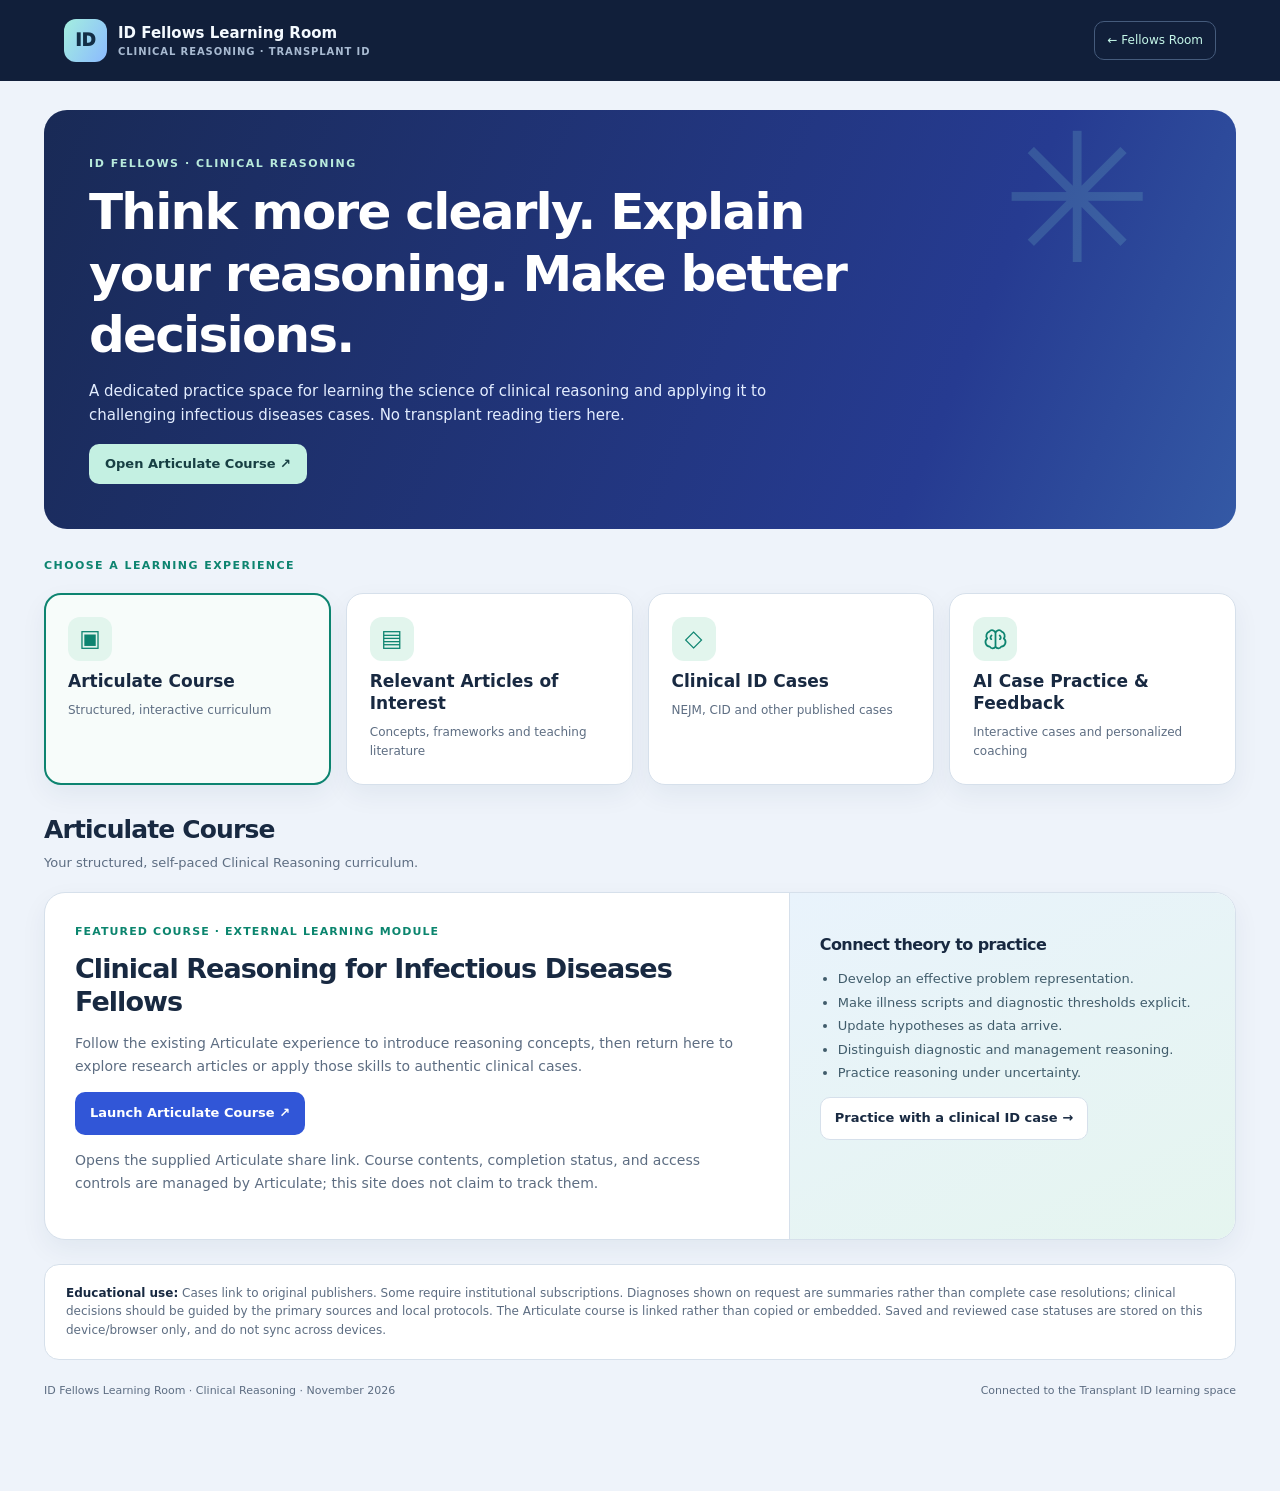
<file: fellows/clinical-reasoning/index.html>
<!doctype html>
<html lang="en"><head><meta charset="utf-8"><meta name="viewport" content="width=device-width,initial-scale=1"><meta name="description" content="Clinical Reasoning for Infectious Diseases Fellows: an Articulate course, foundational reading, and curated published diagnostic cases."><title>Clinical Reasoning · ID Fellows Learning Room</title>
<style>
:root{--bg:#eef3fa;--card:#fff;--soft:#f5f8fc;--line:#d6e0eb;--ink:#182941;--muted:#5d6d82;--nav:#111f3a;--brand:#344dc0;--green:#0d8470;--shadow:0 10px 27px rgba(21,46,85,.06);color-scheme:light}
*{box-sizing:border-box}html{scroll-behavior:smooth}body{margin:0;background:var(--bg);color:var(--ink);font:15px/1.55 ui-sans-serif,system-ui,-apple-system,"Segoe UI",sans-serif}button,input,select{font:inherit}a{color:inherit}button{cursor:pointer}button:focus-visible,a:focus-visible,input:focus-visible,select:focus-visible{outline:3px solid #e8b14d;outline-offset:3px}h1,h2,h3{letter-spacing:-.035em;line-height:1.23}p{line-height:1.65}
.header{background:var(--nav);padding:19px clamp(17px,5vw,68px);color:#f4faff;display:flex;justify-content:space-between;align-items:center;gap:12px;flex-wrap:wrap}
.logo{display:flex;align-items:center;gap:11px;text-decoration:none;font-size:15px;font-weight:850;line-height:1.2}.mark{display:grid;place-items:center;width:43px;height:43px;border-radius:12px;background:linear-gradient(120deg,#a4efdf,#8bbaff);color:#132e46;font-size:17px;font-weight:950}.logo small{display:block;font-size:10px;color:#a8bad1;text-transform:uppercase;letter-spacing:.09em;margin-top:4px}.back{font-size:12px;text-decoration:none;border:1px solid #455b7c;padding:9px 12px;border-radius:10px;color:#c5f7e9}
main{max-width:1330px;margin:auto;padding:29px clamp(17px,4vw,44px) 70px}.hero{background:linear-gradient(112deg,#192a56,#263b91 75%,#3459a5);color:white;border-radius:23px;padding:clamp(28px,4vw,45px);position:relative;overflow:hidden}.hero:after{content:"✳";font-size:180px;line-height:1;color:#92ebda2a;position:absolute;right:7%;top:0}.hero>*{position:relative;z-index:1}.eyebrow{font-size:11px;letter-spacing:.14em;text-transform:uppercase;font-weight:850;color:#b8eadc}.hero h1{font-size:clamp(31px,4.4vw,50px);margin:10px 0 12px;max-width:800px}.hero p{font-size:15px;color:#e3edff;max-width:760px;margin:0 0 16px}.hero a{display:inline-flex;background:#c4f0e2;color:#173f43;padding:10px 16px;text-decoration:none;border-radius:10px;font-weight:800;font-size:13px}
.kicker{color:var(--green);font-weight:850;text-transform:uppercase;font-size:11px;letter-spacing:.13em;margin:28px 0 12px}.menu{display:grid;grid-template-columns:repeat(3,minmax(0,1fr));gap:15px;margin:19px 0 30px}
.menu button{background:var(--card);color:var(--ink);border:1px solid var(--line);border-radius:17px;box-shadow:var(--shadow);text-align:left;padding:23px;display:flex;flex-direction:column;align-items:flex-start;gap:9px;transition:transform .15s}.menu button:hover{transform:translateY(-2px);border-color:#80ceb9}.menu button.active{border:2px solid var(--green);padding:22px;background:#f7fcfa}.menu .icon{font-size:23px;display:grid;place-items:center;width:44px;height:44px;border-radius:12px;background:#e2f5ed;color:var(--green)}.menu strong{font-size:17px}.menu small{font-size:12px;color:var(--muted)}
.view{display:none}.view.active{display:block}.sectionhead{display:flex;gap:16px;align-items:flex-end;justify-content:space-between;flex-wrap:wrap;margin:0 0 18px}.sectionhead h2{font-size:25px;margin:0 0 7px}.sectionhead p{margin:0;color:var(--muted);font-size:13px;max-width:760px}
.course{background:var(--card);border:1px solid var(--line);border-radius:21px;display:grid;grid-template-columns:1.5fr .9fr;overflow:hidden;box-shadow:var(--shadow)}
.course-body{padding:30px}.course-side{background:linear-gradient(155deg,#e9f3fc,#e5f5ef);padding:30px;border-left:1px solid var(--line)}.course .label{font-size:11px;letter-spacing:.1em;text-transform:uppercase;font-weight:800;color:#0b856e}.course h3{font-size:27px;margin:12px 0}.course p{font-size:14px;color:var(--muted)}.course-side h3{font-size:16px}.course-side ul{padding-left:18px;font-size:13px;color:#405c6b;line-height:1.8}
.btn{background:#3156d7;color:white;border:1px solid transparent;border-radius:10px;padding:10px 14px;font-size:13px;font-weight:800;text-decoration:none;display:inline-flex;gap:8px;align-items:center;justify-content:center}.btn.secondary{background:var(--card);color:var(--ink);border-color:var(--line)}.btn:hover{filter:brightness(1.07)}
.toolbar{display:flex;flex-wrap:wrap;gap:10px;background:var(--card);border:1px solid var(--line);padding:13px;border-radius:15px;margin-bottom:14px}.toolbar input{background:var(--soft);border:1px solid var(--line);border-radius:10px;padding:11px 14px;color:var(--ink);flex:1;min-width:200px;outline-color:#7ad7bf}.toolbar select{background:var(--card);border:1px solid var(--line);border-radius:10px;padding:10px 12px;min-width:150px;max-width:100%;color:var(--ink)}
.tiny{font-size:12px;color:var(--muted)}.filtercount{margin:10px 0 14px;color:var(--muted);font-size:12px}.grid{display:grid;grid-template-columns:repeat(2,minmax(0,1fr));gap:15px}
.card{background:var(--card);border:1px solid var(--line);border-radius:17px;padding:23px;box-shadow:var(--shadow);display:flex;flex-direction:column;min-height:252px}.card h3{font-size:18px;margin:13px 0 9px}.card p{font-size:13px;color:var(--muted);margin:0 0 10px;flex:1}.tags{display:flex;gap:6px;flex-wrap:wrap}.tag{font-size:10px;font-weight:800;color:#0b7b67;border-radius:100px;padding:5px 9px;background:#e5f5ef}.tag.ghost{background:var(--soft);color:var(--muted)}.card-footer{border-top:1px solid var(--line);padding-top:13px;display:flex;align-items:center;justify-content:space-between;gap:8px;flex-wrap:wrap}.card-footer .btn{font-size:12px;padding:8px 11px}.card-footer small{font-size:11px;color:var(--muted)}
.case-prompt{font-size:12px;padding:12px 13px;background:var(--soft);border-left:3px solid #4664d7;border-radius:9px;margin:3px 0 14px}.case-prompt strong{color:var(--green)}.diagnosis{background:#e7f6ee;border:1px solid #8bd2b5;color:#12483a;padding:12px;border-radius:10px;font-size:12px;margin:8px 0 12px}.diagnosis[hidden]{display:none}.diagnosis strong{display:block;font-size:11px;text-transform:uppercase;letter-spacing:.08em;margin-bottom:4px}.reveal{padding:7px 10px;border:1px solid var(--line);background:var(--card);color:var(--ink);border-radius:9px;font-size:11px;font-weight:750;margin-top:0;align-self:flex-start}
.empty{background:var(--card);border:1px dashed var(--line);border-radius:15px;padding:28px;color:var(--muted);grid-column:1/-1;text-align:center}
.note{background:var(--card);border:1px solid var(--line);border-radius:15px;padding:19px 21px;color:var(--muted);font-size:12px;margin:24px 0 0}.note strong{color:var(--ink)}.linksrow{display:flex;gap:10px;flex-wrap:wrap;margin-top:13px}.linksrow a{font-size:12px;color:var(--brand);font-weight:750}
footer{display:flex;gap:14px;justify-content:space-between;flex-wrap:wrap;color:var(--muted);font-size:11px;padding:22px 0}
@media(max-width:900px){.course{grid-template-columns:1fr}.course-side{border-top:1px solid var(--line);border-left:0}.menu{gap:9px}.menu button{padding:15px}.menu button.active{padding:14px}.menu strong{font-size:14px}}
@media(max-width:700px){.menu,.grid{grid-template-columns:1fr}.menu{margin:15px 0 22px}.menu button{min-height:0;display:grid;grid-template-columns:44px 1fr;align-items:center;column-gap:14px;row-gap:0}.menu button .icon{grid-row:span 2}.menu small{grid-column:2}.hero h1{font-size:31px}.card{min-height:0}.course-body,.course-side{padding:22px}}

/* Learning case management, featured new publications, and personal case lists */
.case-summary{display:grid;grid-template-columns:repeat(3,minmax(0,1fr));gap:11px;margin:16px 0 23px}
.case-stat{background:var(--card);border:1px solid var(--line);border-radius:13px;padding:15px 17px;box-shadow:var(--shadow)}
.case-stat strong{display:block;font-size:23px;color:var(--green);line-height:1.1}
.case-stat small{display:block;font-size:11px;color:var(--muted);margin-top:4px}
.featured-wrap{border-radius:19px;background:linear-gradient(130deg,#e7f3fa,#e9f7f0);border:1px solid #c8ded9;padding:22px;margin-bottom:26px}
.featured-header{display:flex;align-items:flex-start;justify-content:space-between;gap:12px;flex-wrap:wrap;margin-bottom:15px}
.featured-header h3{margin:3px 0 6px;font-size:21px}.featured-header p{margin:0;color:#526879;font-size:12px}
.featured-header .dateline{font-size:11px;border-radius:999px;padding:7px 12px;background:#fff;color:#206455;border:1px solid #b7dccc;font-weight:800}
.featured-wrap .grid{grid-template-columns:repeat(2,minmax(0,1fr))}
.status-actions{display:flex;flex-wrap:wrap;gap:8px;margin:10px 0 15px}
.statusbutton{border:1px solid var(--line);background:var(--soft);color:var(--ink);border-radius:10px;font-size:12px;min-height:38px;padding:8px 11px;font-weight:720;display:inline-flex;align-items:center;gap:6px}
.statusbutton[aria-pressed="true"]{background:#dff3eb;color:#0b6855;border-color:#8dceb5}
.statusbutton:hover{border-color:#70bca4}
.reviewedflag{font-size:10px;font-weight:850;border-radius:999px;padding:5px 9px;background:#dff2e8;color:#0b6a57}
.card.is-reviewed{border-color:#9accb8}
.card.is-reviewed .reviewedflag{display:inline-flex}
.newflag{font-size:10px;font-weight:850;border-radius:999px;padding:5px 9px;background:#e9eeff;color:#3d50a5}
.case-status-help{font-size:11px;color:var(--muted);padding:1px 0 0}
.filtercount strong{color:var(--ink)}
@media(max-width:700px){.featured-wrap .grid{grid-template-columns:1fr}.case-summary{gap:8px}.case-stat{padding:12px}.case-stat strong{font-size:20px}.featured-wrap{padding:15px}}

/* Fourth learning pathway · AI Case Practice & Feedback */
.menu{grid-template-columns:repeat(4,minmax(0,1fr))}
.menu button{min-width:0}
.menu button strong{line-height:1.3}
.practice-hero{display:grid;grid-template-columns:minmax(0,1.3fr) minmax(250px,.7fr);gap:20px;background:var(--card);border:1px solid var(--line);border-radius:20px;overflow:hidden;box-shadow:var(--shadow)}
.practice-main{padding:clamp(22px,4vw,36px)}
.practice-label{color:var(--green);font-size:11px;font-weight:850;letter-spacing:.11em;text-transform:uppercase}
.practice-main h3{font-size:clamp(25px,3vw,31px);margin:10px 0 13px}
.practice-main p{margin:0 0 20px;color:var(--muted);font-size:14px;max-width:600px}
.practice-main .btn{font-size:14px;padding:12px 19px}
.practice-access{display:block;font-size:11px;color:var(--muted);margin-top:11px}
.practice-aside{background:var(--soft);border-left:1px solid var(--line);padding:28px}
.practice-aside h3{font-size:17px;margin:0 0 14px}
.practice-steps{list-style:none;margin:0;padding:0;display:grid;gap:15px}
.practice-steps li{display:grid;grid-template-columns:25px 1fr;align-items:start;gap:9px;color:var(--muted);font-size:12px;line-height:1.5}
.practice-stepno{width:24px;height:24px;display:grid;place-items:center;color:var(--green);border:1px solid var(--line);background:var(--card);border-radius:100%;font-size:11px;font-weight:800}
.practice-steps strong{color:var(--ink);font-size:12px;display:block}
.practice-formats{margin:26px 0 0}
.practice-formats h3{margin:0 0 5px;font-size:22px}
.practice-formats>p{margin:0 0 16px;color:var(--muted);font-size:13px}
.practice-format-grid{display:grid;grid-template-columns:repeat(2,minmax(0,1fr));gap:13px}
.practice-format{background:var(--card);border:1px solid var(--line);border-radius:15px;padding:20px;box-shadow:var(--shadow)}
.practice-format .practice-num{font-size:11px;font-weight:850;letter-spacing:.1em;color:var(--green)}
.practice-format h4{font-size:16px;letter-spacing:-.02em;margin:6px 0 6px}
.practice-format p{font-size:12px;color:var(--muted);line-height:1.6;margin:0}
.practice-note{font-size:12px;color:var(--muted);line-height:1.65;margin-top:18px;background:var(--card);padding:15px 18px;border-radius:13px;border:1px solid var(--line)}
.practice-note strong{color:var(--ink)}
@media(max-width:1080px){.menu{grid-template-columns:repeat(2,minmax(0,1fr))}}
@media(max-width:700px){.menu{grid-template-columns:1fr}.practice-hero{grid-template-columns:1fr}.practice-aside{border-left:0;border-top:1px solid var(--line);padding:21px}.practice-format-grid{grid-template-columns:1fr}.practice-main{padding:23px}}

</style></head>
<body><header class="header"><a class="logo" href="../"><span class="mark">ID</span><span>ID Fellows Learning Room<small>Clinical reasoning · Transplant ID</small></span></a><a class="back" href="../">← Fellows Room</a></header>
<main><section class="hero"><div class="eyebrow">ID FELLOWS · CLINICAL REASONING</div><h1>Think more clearly. Explain your reasoning. Make better decisions.</h1><p>A dedicated practice space for learning the science of clinical reasoning and applying it to challenging infectious diseases cases. No transplant reading tiers here.</p><a href="https://share.articulate.com/LeLKQ6U2sY-4MvQ2xOpQS" target="_blank" rel="noopener noreferrer">Open Articulate Course ↗</a></section>
<div class="kicker">Choose a learning experience</div>
<nav class="menu" aria-label="Clinical Reasoning learning sections">
 <button type="button" class="active" data-section="course" aria-current="page"><span class="icon">▣</span><strong>Articulate Course</strong><small>Structured, interactive curriculum</small></button>
 <button type="button" data-section="articles"><span class="icon">▤</span><strong>Relevant Articles of Interest</strong><small>Concepts, frameworks and teaching literature</small></button>
 <button type="button" data-section="cases"><span class="icon">◇</span><strong>Clinical ID Cases</strong><small>NEJM, CID and other published cases</small></button>
 <button type="button" data-section="practice"><span class="icon" aria-hidden="true"><svg viewBox="0 0 24 24" width="25" height="25" fill="none" stroke="currentColor" stroke-width="1.7" stroke-linecap="round" stroke-linejoin="round"><path d="M12 19V6a3.3 3.3 0 0 0-5.9-1.6A4.3 4.3 0 0 0 4 11a4.4 4.4 0 0 0 2.5 7.8A3.2 3.2 0 0 0 12 19Zm0 0V6a3.3 3.3 0 0 1 5.9-1.6A4.3 4.3 0 0 1 20 11a4.4 4.4 0 0 1-2.5 7.8A3.2 3.2 0 0 1 12 19Z"/><path d="M8.2 8.2c-1.3 1-1.4 2.7-.2 3.5m8-3.5c1.3 1 1.4 2.7.2 3.5"/></svg></span><strong>AI Case Practice &amp; Feedback</strong><small>Interactive cases and personalized coaching</small></button>
</nav>
<section class="view active" id="course" aria-labelledby="course-title">
<div class="sectionhead"><div><h2 id="course-title">Articulate Course</h2><p>Your structured, self-paced Clinical Reasoning curriculum.</p></div></div>
<div class="course"><div class="course-body"><div class="label">Featured course · External learning module</div><h3>Clinical Reasoning for Infectious Diseases Fellows</h3><p>Follow the existing Articulate experience to introduce reasoning concepts, then return here to explore research articles or apply those skills to authentic clinical cases.</p><a class="btn" target="_blank" rel="noopener noreferrer" href="https://share.articulate.com/LeLKQ6U2sY-4MvQ2xOpQS">Launch Articulate Course ↗</a><p class="tiny" style="margin-top:14px">Opens the supplied Articulate share link. Course contents, completion status, and access controls are managed by Articulate; this site does not claim to track them.</p></div><div class="course-side"><h3>Connect theory to practice</h3><ul><li>Develop an effective problem representation.</li><li>Make illness scripts and diagnostic thresholds explicit.</li><li>Update hypotheses as data arrive.</li><li>Distinguish diagnostic and management reasoning.</li><li>Practice reasoning under uncertainty.</li></ul><button class="btn secondary" data-jump="cases" type="button">Practice with a clinical ID case →</button></div></div>
</section>
<section class="view" id="articles" aria-labelledby="articles-title"><div class="sectionhead"><div><h2 id="articles-title">Relevant Articles of Interest</h2><p>A focused collection of landmark clinical reasoning papers, practical teaching frameworks, and ID-specific scholarship. Read the original source, using the clinical question as your purpose.</p></div></div><div class="toolbar"><input id="article-search" placeholder="Search articles or reasoning concepts…" aria-label="Search clinical reasoning articles"><select id="article-topic" aria-label="Filter articles by topic"><option value="">All topics</option></select></div><div id="article-count" class="filtercount"></div><div class="grid" id="article-grid"></div></section>
<section class="view" id="cases" aria-labelledby="cases-title"><div class="sectionhead"><div><h2 id="cases-title">Clinical ID Cases</h2><p>Selected published cases with infectious diagnoses. Read the initial framing, pause to reason, then open the original case. Final diagnoses stay hidden unless you choose to reveal them.</p></div></div>
<div class="case-summary" aria-label="Your clinical case progress"><div class="case-stat"><strong id="stat-total-cases">0</strong><small>Total published cases</small></div><div class="case-stat"><strong id="stat-saved-cases">0</strong><small>Saved cases</small></div><div class="case-stat"><strong id="stat-reviewed-cases">0</strong><small>Already reviewed</small></div></div><section class="featured-wrap" aria-labelledby="featured-title"><div class="featured-header"><div><div class="kicker" style="margin:0 0 6px">Latest additions to the literature</div><h3 id="featured-title">Newly Published Cases</h3><p>Selected recent cases with confirmed publication dates. Diagnoses remain hidden until revealed.</p></div><span class="dateline">Curated November 2026 · Not a live feed</span></div><div class="grid" id="new-case-grid"></div></section><div class="sectionhead"><div><h2>Explore all clinical ID cases</h2><p>Save interesting cases for later or mark the ones you have already reviewed.</p></div></div><div class="toolbar"><input id="case-search" placeholder="Search a case, symptom, skill, or syndrome…" aria-label="Search clinical ID cases"><select id="case-journal" aria-label="Filter cases by journal"><option value="">All journals</option><option value="NEJM">NEJM</option><option value="CID">Clinical Infectious Diseases</option><option value="JGIM">Journal of General Internal Medicine</option><option value="Other">Other journals</option></select><select id="case-skill" aria-label="Filter cases by reasoning skill"><option value="">All reasoning skills</option></select><select id="case-status" aria-label="Filter cases by your review status"><option value="">All cases</option><option value="saved">My saved cases</option><option value="reviewed">Already reviewed</option><option value="unreviewed">Not yet reviewed</option></select></div><div id="case-count" class="filtercount"></div><div class="grid" id="case-grid"></div>
<div class="note"><strong>How to use a published case:</strong> Read its introduction without jumping ahead. State a problem representation, a ranked differential, what would change your mind, and what you would do next. Only then review the discussant's reasoning and the final diagnosis. This website links to the originals; it does not reproduce the copyrighted case narratives.<div class="linksrow"><a href="https://academic.oup.com/cid/pages/clinical-dilemmas" target="_blank" rel="noopener noreferrer">Browse CID Clinical Dilemmas ↗</a><a href="https://www.nejm.org/medical-articles/clinical-problem-solving" target="_blank" rel="noopener noreferrer">Explore NEJM Clinical Problem-Solving ↗</a></div></div></section>
<section class="view" id="practice" aria-labelledby="practice-title">
  <div class="sectionhead"><div><h2 id="practice-title">AI Case Practice &amp; Feedback</h2><p>Apply your clinical reasoning skills in a structured, interactive conversation with your existing ID Fellows Clinical Reasoning tutor.</p></div></div>
  <div class="practice-hero">
    <div class="practice-main">
      <div class="practice-label">Interactive learning · ChatGPT tutor</div>
      <h3>Practice your reasoning. Receive feedback. Improve your decisions.</h3>
      <p>Work through infectious diseases cases, articulate your thinking at each decision point, and ask the tutor for feedback on your problem representation, differential diagnosis, test selection, and management reasoning.</p>
      <a class="btn" href="https://chatgpt.com/g/g-69f0fbd56ad081918a6b6637bc1144a8-clinical-reasoning-cases-for-id-fellows" target="_blank" rel="noopener noreferrer">Launch AI Clinical Reasoning Tutor ↗</a>
      <span class="practice-access">Opens the Clinical Reasoning Cases for ID Fellows GPT in ChatGPT. Sign-in or access permissions may be required.</span>
    </div>
    <aside class="practice-aside" aria-label="Suggested learner workflow">
      <h3>Suggested learner workflow</h3>
      <ol class="practice-steps">
        <li><span class="practice-stepno">1</span><span><strong>Choose a practice format</strong>Start a case or ask for a focused reasoning exercise.</span></li>
        <li><span class="practice-stepno">2</span><span><strong>Commit to your reasoning</strong>Explain your problem representation, prioritized differential, and next clinical decision before advancing.</span></li>
        <li><span class="practice-stepno">3</span><span><strong>Review feedback and reflect</strong>Identify one strength and one reasoning habit to improve.</span></li>
      </ol>
    </aside>
  </div>
  <div class="practice-formats">
    <h3>Ways to practice</h3>
    <p>Use these approaches when working with the tutor; choose the format that matches your learning goal.</p>
    <div class="practice-format-grid">
      <article class="practice-format"><span class="practice-num">01 · PROGRESSIVE CASE</span><h4>Case Mode</h4><p>Work through a case in stages. Update your differential as clinical information is revealed.</p></article>
      <article class="practice-format"><span class="practice-num">02 · CLINICAL DOCUMENTATION</span><h4>Consult Note Mode</h4><p>Practice an ID problem representation, assessment, and plan with targeted feedback.</p></article>
      <article class="practice-format"><span class="practice-num">03 · FOCUSED PRACTICE</span><h4>Rapid Review</h4><p>Practice one diagnostic or management decision with immediate coaching.</p></article>
      <article class="practice-format"><span class="practice-num">04 · TEACHING PRACTICE</span><h4>Teaching Script</h4><p>Translate an ID clinical problem into a concise teaching explanation or chalk talk.</p></article>
    </div>
  </div>
  <div class="practice-note"><strong>Privacy and progress:</strong> Use fictional or appropriately de-identified cases; never enter patient-identifying information. Conversations and AI feedback take place in ChatGPT and are <strong>not</strong> automatically saved to, or scored by, this website. Review AI recommendations critically against the primary literature and clinical context.</div>
</section>
<div class="note"><strong>Educational use:</strong> Cases link to original publishers. Some require institutional subscriptions. Diagnoses shown on request are summaries rather than complete case resolutions; clinical decisions should be guided by the primary sources and local protocols. The Articulate course is linked rather than copied or embedded. Saved and reviewed case statuses are stored on this device/browser only, and do not sync across devices.</div>
<footer><span>ID Fellows Learning Room · Clinical Reasoning · November 2026</span><span>Connected to the Transplant ID learning space</span></footer></main>
<script id="articles-data" type="application/json">[{"topic":"Foundations","title":"Educational Strategies to Promote Clinical Diagnostic Reasoning","source":"NEJM · Bowen · 2006","url":"https://www.nejm.org/doi/full/10.1056/NEJMra054782","why":"A foundation for teaching expert clinical reasoning rather than only its conclusions.","question":"How can you make the reasoning process observable during an ID consult?"},{"topic":"Foundations","title":"Clinical Reasoning in ID Training: A National Needs Assessment of Fellows","source":"Open Forum Infectious Diseases · Wooten & Chavez · 2026 (conference abstract)","url":"https://pmc.ncbi.nlm.nih.gov/articles/PMC12792255/","why":"Fellowship-specific priorities: knowledge structures, uncertainty, decisions, and case-based learning.","question":"Which clinical reasoning skills do fellows most want to practice?"},{"topic":"Problem representation","title":"Teaching Clinical Reasoning to Medical Students: A Case-Based Illness Script Worksheet Approach","source":"MedEdPORTAL · 2019","url":"https://pmc.ncbi.nlm.nih.gov/articles/PMC6464440/","why":"A practical worksheet approach for problem representation and semantic qualifiers.","question":"What makes a problem representation more useful than a chronology?"},{"topic":"Illness scripts","title":"Consensus Statement on the Content of Clinical Reasoning Curricula in Undergraduate Medical Education","source":"Medical Teacher · 2020","url":"https://www.tandfonline.com/doi/full/10.1080/0142159X.2020.1842343","why":"A framework for teaching what reasoning consists of, beyond recognition of cognitive biases.","question":"How can clinical reasoning instruction balance concepts, knowledge, testing, management, and communication?"},{"topic":"Cognitive biases","title":"Clinical Reasoning for the Infectious Disease Specialist: A Primer to Recognize Cognitive Biases","source":"Clinical Infectious Diseases · 2013","url":"https://pubmed.ncbi.nlm.nih.gov/23595833/","why":"ID-specific examples of diagnostic bias and error prevention.","question":"When does a plausible early diagnosis become an anchor?"},{"topic":"Management reasoning","title":"Reasoning on Rounds, Volume 2: A Framework for Teaching Management Reasoning in the Inpatient Setting","source":"Journal of General Internal Medicine · 2025","url":"https://pmc.ncbi.nlm.nih.gov/articles/PMC12045913/","why":"A practical way to distinguish diagnostic reasoning from choosing tests, treatments, monitoring, and follow-up.","question":"What changes when the problem is a management decision rather than a diagnosis?"},{"topic":"Management reasoning","title":"Clinical Dilemmas in Infectious Diseases — Series Introduction","source":"Clinical Infectious Diseases · Minter & Phadke · 2025","url":"https://academic.oup.com/cid/article/80/4/703/8098117","why":"Explains real-time expert reasoning and why difficult cases provide useful diagnostic and management decision points.","question":"How can a case discussant make their reasoning process explicit?"},{"topic":"Teaching reasoning","title":"When the Script Doesn’t Fit: An Exercise in Clinical Reasoning","source":"Journal of General Internal Medicine · 2017","url":"https://pmc.ncbi.nlm.nih.gov/articles/PMC5481232/","why":"A progressive case demonstrating illness-script refinement and hypothesis updating.","question":"What finding should make the clinician reconsider an established diagnosis?"}]</script>
<script id="cases-data" type="application/json">[{"journal":"NEJM","title":"Spiraling into a Distant Past","year":"2025","presentation":"An older patient with facial-nerve palsy followed by pruritus and multisystem findings.","skill":"Problem representation","syndrome":"Fever & systemic illness","url":"https://www.nejm.org/doi/full/10.1056/NEJMcps2507868","diagnosis":"Secondary syphilis with early neurosyphilis and systemic involvement","question":"How should findings across different organ systems change the problem representation?","source":"NEJM · Clinical Problem-Solving","access":"Subscription may be needed"},{"journal":"NEJM","title":"A Treacherous Course","year":"2021","presentation":"A young adult with vomiting, abdominal pain, fever, and hemoptysis after travel and water exposure.","skill":"Exposure-based reasoning","syndrome":"Travel & zoonoses","url":"https://www.nejm.org/doi/full/10.1056/NEJMcps2020668","diagnosis":"Leptospirosis","question":"Which exposure history brings an overlooked zoonosis into the differential?","source":"NEJM · Clinical Problem-Solving","access":"Subscription may be needed"},{"journal":"CID","title":"Changing Course","year":"2026","presentation":"An immunocompromised adult with a cavitary pulmonary lesion and multiple CNS and soft-tissue lesions.","skill":"Illness scripts","syndrome":"Pulmonary & CNS","url":"https://doi.org/10.1093/cid/ciaf720","diagnosis":"Disseminated Nocardia farcinica infection","question":"Which illnesses fit a lung–brain syndrome, and how would you reassess worsening radiology during treatment?","source":"CID · Clinical Dilemmas","access":"Subscription may be needed","publishedDate":"2026-01-28"},{"journal":"CID","title":"Granuloma Drama","year":"2026","presentation":"Granulomatous disease, systemic symptoms, and worsening illness after immunosuppressive treatment.","skill":"Cognitive biases","syndrome":"Granulomatous disease","url":"https://doi.org/10.1093/cid/ciag221","diagnosis":"Extrapulmonary tuberculosis","question":"When should you challenge a noninfectious explanation for granulomatous findings?","source":"CID · Clinical Dilemmas","access":"Subscription may be needed","publishedDate":"2026-05-25"},{"journal":"CID","title":"Uncertain Terrain","year":"2025","presentation":"Fever and systemic symptoms after lymphoma-directed therapy with substantial B-cell depletion.","skill":"Immunocompromised host","syndrome":"Fever & systemic illness","url":"https://doi.org/10.1093/cid/ciaf283","diagnosis":"Babesiosis","question":"How should the net state of immunosuppression and epidemiology change your diagnostic approach?","source":"CID · Clinical Dilemmas","access":"Subscription may be needed"},{"journal":"CID","title":"Not the Usual Suspect","year":"2025","presentation":"Sepsis and urinary symptoms after a urologic procedure, followed by unexpected microbiology.","skill":"Hypothesis updating","syndrome":"Bloodstream infection","url":"https://doi.org/10.1093/cid/ciae590","diagnosis":"Cryptococcemia with a suspected prostatic source","question":"How should unexpected bloodstream microbiology change the interpretation of an apparently common syndrome?","source":"CID · Clinical Dilemmas","access":"Subscription may be needed"},{"journal":"CID","title":"Insisting on Treatment","year":"2026 (published online 2025)","presentation":"A new-onset seizure with intracranial lesions that raise competing diagnostic and treatment questions.","skill":"Management reasoning","syndrome":"CNS infection","url":"https://academic.oup.com/cid/article/82/1/14/8172148","diagnosis":"Parenchymal and subarachnoid neurocysticercosis","question":"What clinical details and risks should determine your initial tests and treatment strategy?","source":"CID · Clinical Dilemmas","access":"Subscription may be needed"},{"journal":"CID","title":"Rewriting the Script","year":"2025","presentation":"An invasive bacterial infection with antibiotic susceptibility and treatment decisions that do not follow the usual script.","skill":"Management reasoning","syndrome":"Bloodstream infection","url":"https://academic.oup.com/cid/article/80/4/705/7909235","diagnosis":"MRSA bloodstream infection with challenging susceptibility results","question":"How do you decide whether apparent microbiologic susceptibility translates into adequate clinical treatment?","source":"CID · Clinical Dilemmas","access":"Subscription may be needed"},{"journal":"JGIM","title":"When the Script Doesn’t Fit","year":"2017","presentation":"A progressive respiratory illness with a new dermatologic clue that changes the differential.","skill":"Illness scripts","syndrome":"Pulmonary & systemic","url":"https://pmc.ncbi.nlm.nih.gov/articles/PMC5481232/","diagnosis":"Coccidioidomycosis","question":"What additional finding forces a new problem representation and tests an initial illness script?","source":"Journal of General Internal Medicine · Clinical Reasoning","access":"Open access"},{"journal":"NEJM","title":"Beware of First Impressions","year":"2008","presentation":"Chronic spinal infection and neurologic compromise with negative initial cultures and poor response to empirical treatment.","skill":"Cognitive biases","syndrome":"Bone & spine","url":"https://pmc.ncbi.nlm.nih.gov/articles/PMC4007002/","diagnosis":"Melioidosis (Burkholderia pseudomallei)","question":"When an early diagnosis fits some of the evidence but treatment fails, what assumptions must be revisited?","source":"NEJM · Clinical Problem-Solving","access":"Free manuscript"},{"journal":"Other","title":"Atypical Opportunistic Infection with Hypercalcemia","year":"2025","presentation":"An opportunistic pulmonary infection presenting with an uncommon laboratory pattern.","skill":"Pattern recognition","syndrome":"Pulmonary & systemic","url":"https://www.acpjournals.org/doi/10.7326/aimcc.2024.0960","diagnosis":"Pneumocystis jirovecii pneumonia","question":"How should an atypical biochemical abnormality affect your initial infectious differential?","source":"Annals of Internal Medicine · Clinical Cases","access":"Open access"},{"journal":"Other","title":"An Unexpected Cause of Ascites","year":"2025","presentation":"A previously healthy patient with a misleading presentation dominated by ascites.","skill":"Diagnostic breadth","syndrome":"Abdominal infection","url":"https://www.acpjournals.org/doi/10.7326/AIMCC.2025.0251","diagnosis":"Disseminated coccidioidomycosis","question":"When should endemic fungi be included in the differential for an unusual extrapulmonary syndrome?","source":"Annals of Internal Medicine · Clinical Cases","access":"Open access"}]</script>
<script>
(function(){
"use strict";
const AR=JSON.parse(document.getElementById("articles-data").textContent);
const CS=JSON.parse(document.getElementById("cases-data").textContent);
const $=s=>document.querySelector(s);
const esc=s=>String(s??"").replace(/[&<>"']/g,c=>({"&":"&amp;","<":"&lt;",">":"&gt;",'"':"&quot;","'":"&#39;"}[c]));
const unique=a=>[...new Set(a)].sort();
let section="course";
const STORAGE_KEY="id_fellows_clinical_reasoning_case_progress_v1";
function caseKey(c){return c.url}
function readProgress(){try{const x=JSON.parse(localStorage.getItem(STORAGE_KEY));return {saved:Array.isArray(x?.saved)?x.saved:[],reviewed:Array.isArray(x?.reviewed)?x.reviewed:[]}}catch(e){return {saved:[],reviewed:[]}}}
let progress=readProgress();
function hasProgress(type,c){return progress[type].includes(caseKey(c))}
function toggleProgress(type,c){const key=caseKey(c),set=new Set(progress[type]);if(set.has(key))set.delete(key);else set.add(key);progress[type]=[...set];try{localStorage.setItem(STORAGE_KEY,JSON.stringify(progress))}catch(e){}showCases()}
function newCases(){return CS.filter(c=>c.publishedDate&&c.publishedDate>="2026-01-01"&&c.publishedDate<="2026-11-06").sort((a,b)=>b.publishedDate.localeCompare(a.publishedDate))}
function formatDate(date){if(!date)return "";const [yy,mm,dd]=date.split("-").map(Number);return new Date(Date.UTC(yy,mm-1,dd)).toLocaleDateString("en-US",{year:"numeric",month:"short",day:"numeric",timeZone:"UTC"})}

function navigate(name){if(!["course","articles","cases","practice"].includes(name))return;section=name;document.querySelectorAll("[data-section]").forEach(b=>{b.classList.toggle("active",b.dataset.section===name);if(b.dataset.section===name)b.setAttribute("aria-current","page");else b.removeAttribute("aria-current")});document.querySelectorAll(".view").forEach(x=>x.classList.toggle("active",x.id===name));try{history.replaceState(null,"",location.pathname+"?section="+name)}catch(e){}if(name==="cases")showCases();if(name==="articles")showArticles();window.scrollTo(0,0)}
document.querySelectorAll("[data-section]").forEach(b=>b.addEventListener("click",()=>navigate(b.dataset.section)));
document.querySelectorAll("[data-jump]").forEach(b=>b.addEventListener("click",()=>navigate(b.dataset.jump)));
function setup(){const art=$("#article-topic"),sk=$("#case-skill");unique(AR.map(a=>a.topic)).forEach(t=>art.add(new Option(t,t)));unique(CS.map(c=>c.skill)).forEach(t=>sk.add(new Option(t,t)));$("#case-status").addEventListener("change",showCases);$("#article-search").addEventListener("input",showArticles);art.addEventListener("change",showArticles);$("#case-search").addEventListener("input",showCases);$("#case-journal").addEventListener("change",showCases);sk.addEventListener("change",showCases);showArticles();showCases()}
function showArticles(){const q=$("#article-search").value.toLowerCase().trim(),topic=$("#article-topic").value;const matches=AR.filter(a=>(!topic||a.topic===topic)&&(!q||[a.title,a.topic,a.source,a.why,a.question].join(" ").toLowerCase().includes(q)));$("#article-count").textContent=matches.length+" of "+AR.length+" articles";$("#article-grid").innerHTML=matches.length?matches.map(a=>'<article class="card"><div class="tags"><span class="tag">'+esc(a.topic)+'</span><span class="tag ghost">Reading</span></div><h3>'+esc(a.title)+'</h3><p>'+esc(a.why)+'</p><div class="case-prompt"><strong>Read with a question:</strong> '+esc(a.question)+'</div><div class="card-footer"><small>'+esc(a.source)+'</small><a class="btn" href="'+esc(a.url)+'" target="_blank" rel="noopener noreferrer">Read original ↗</a></div></article>').join(""):'<div class="empty">No matching articles. Try another topic or keyword.</div>'}
function renderCaseCard(c,prefix){const id=prefix+"-diagnosis-"+CS.indexOf(c);const saved=hasProgress("saved",c),reviewed=hasProgress("reviewed",c);const stamp=c.publishedDate?'<span class="newflag">Published '+esc(formatDate(c.publishedDate))+'</span>':'';return '<article class="card'+(reviewed?' is-reviewed':'')+'"><div class="tags"><span class="tag">'+esc(c.journal)+'</span><span class="tag ghost">'+esc(c.skill)+'</span><span class="tag ghost">'+esc(c.syndrome)+'</span>'+(reviewed?'<span class="reviewedflag">✓ Reviewed</span>':'')+stamp+'</div><h3>'+esc(c.title)+'</h3><p>'+esc(c.presentation)+'</p><div class="case-prompt"><strong>Pause and reason:</strong> '+esc(c.question)+'</div><div class="status-actions"><button class="statusbutton" type="button" data-case-action="saved" data-case-index="'+CS.indexOf(c)+'" aria-pressed="'+saved+'">'+(saved?'★ Saved case':'☆ Save case')+'</button><button class="statusbutton" type="button" data-case-action="reviewed" data-case-index="'+CS.indexOf(c)+'" aria-pressed="'+reviewed+'">'+(reviewed?'✓ Already reviewed':'○ Already reviewed')+'</button></div><button class="reveal" type="button" data-reveal="'+id+'" aria-expanded="false" aria-controls="'+id+'">Reveal final diagnosis</button><div class="diagnosis" id="'+id+'" hidden><strong>Diagnosis · Spoiler</strong>'+esc(c.diagnosis)+'</div><div class="card-footer"><small>'+esc(c.source)+' · '+esc(c.year)+' · '+esc(c.access)+'</small><a class="btn" href="'+esc(c.url)+'" target="_blank" rel="noopener noreferrer">Read original case ↗</a></div></article>'}
function attachCaseControls(){document.querySelectorAll("[data-case-action]").forEach(b=>b.addEventListener("click",()=>toggleProgress(b.dataset.caseAction,CS[Number(b.dataset.caseIndex)])));document.querySelectorAll("[data-reveal]").forEach(b=>b.addEventListener("click",()=>{const el=document.getElementById(b.dataset.reveal),show=el.hidden;el.hidden=!show;b.setAttribute("aria-expanded",String(show));b.textContent=show?"Hide final diagnosis":"Reveal final diagnosis"}))}
function showCases(){const q=$("#case-search").value.toLowerCase().trim(),journal=$("#case-journal").value,skill=$("#case-skill").value,status=$("#case-status").value;const matches=CS.filter(c=>(!journal||journal===c.journal)&&(!skill||skill===c.skill)&&(!q||[c.title,c.presentation,c.skill,c.syndrome,c.source,c.diagnosis].join(" ").toLowerCase().includes(q))&&(!status||(status==="unreviewed"?!hasProgress("reviewed",c):hasProgress(status,c))));
$("#case-count").textContent=matches.length+" of "+CS.length+" cases"+(status?" · "+$("#case-status").selectedOptions[0].textContent:"");
$("#stat-total-cases").textContent=CS.length;
$("#stat-saved-cases").textContent=CS.filter(c=>hasProgress("saved",c)).length;
$("#stat-reviewed-cases").textContent=CS.filter(c=>hasProgress("reviewed",c)).length;
const featured=newCases();
$("#new-case-grid").innerHTML=featured.length?featured.map(c=>renderCaseCard(c,"new")).join(""):'<div class="empty">No newly published cases are currently in the curated library.</div>';
$("#case-grid").innerHTML=matches.length?matches.map(c=>renderCaseCard(c,"all")).join(""):'<div class="empty">No matching cases. Try changing the journal, skill, status, or search terms.</div>';
attachCaseControls()}

setup();try{const v=new URLSearchParams(location.search).get("section");if(["course","articles","cases","practice"].includes(v))navigate(v)}catch(e){}
})();
</script></body></html>
</file>
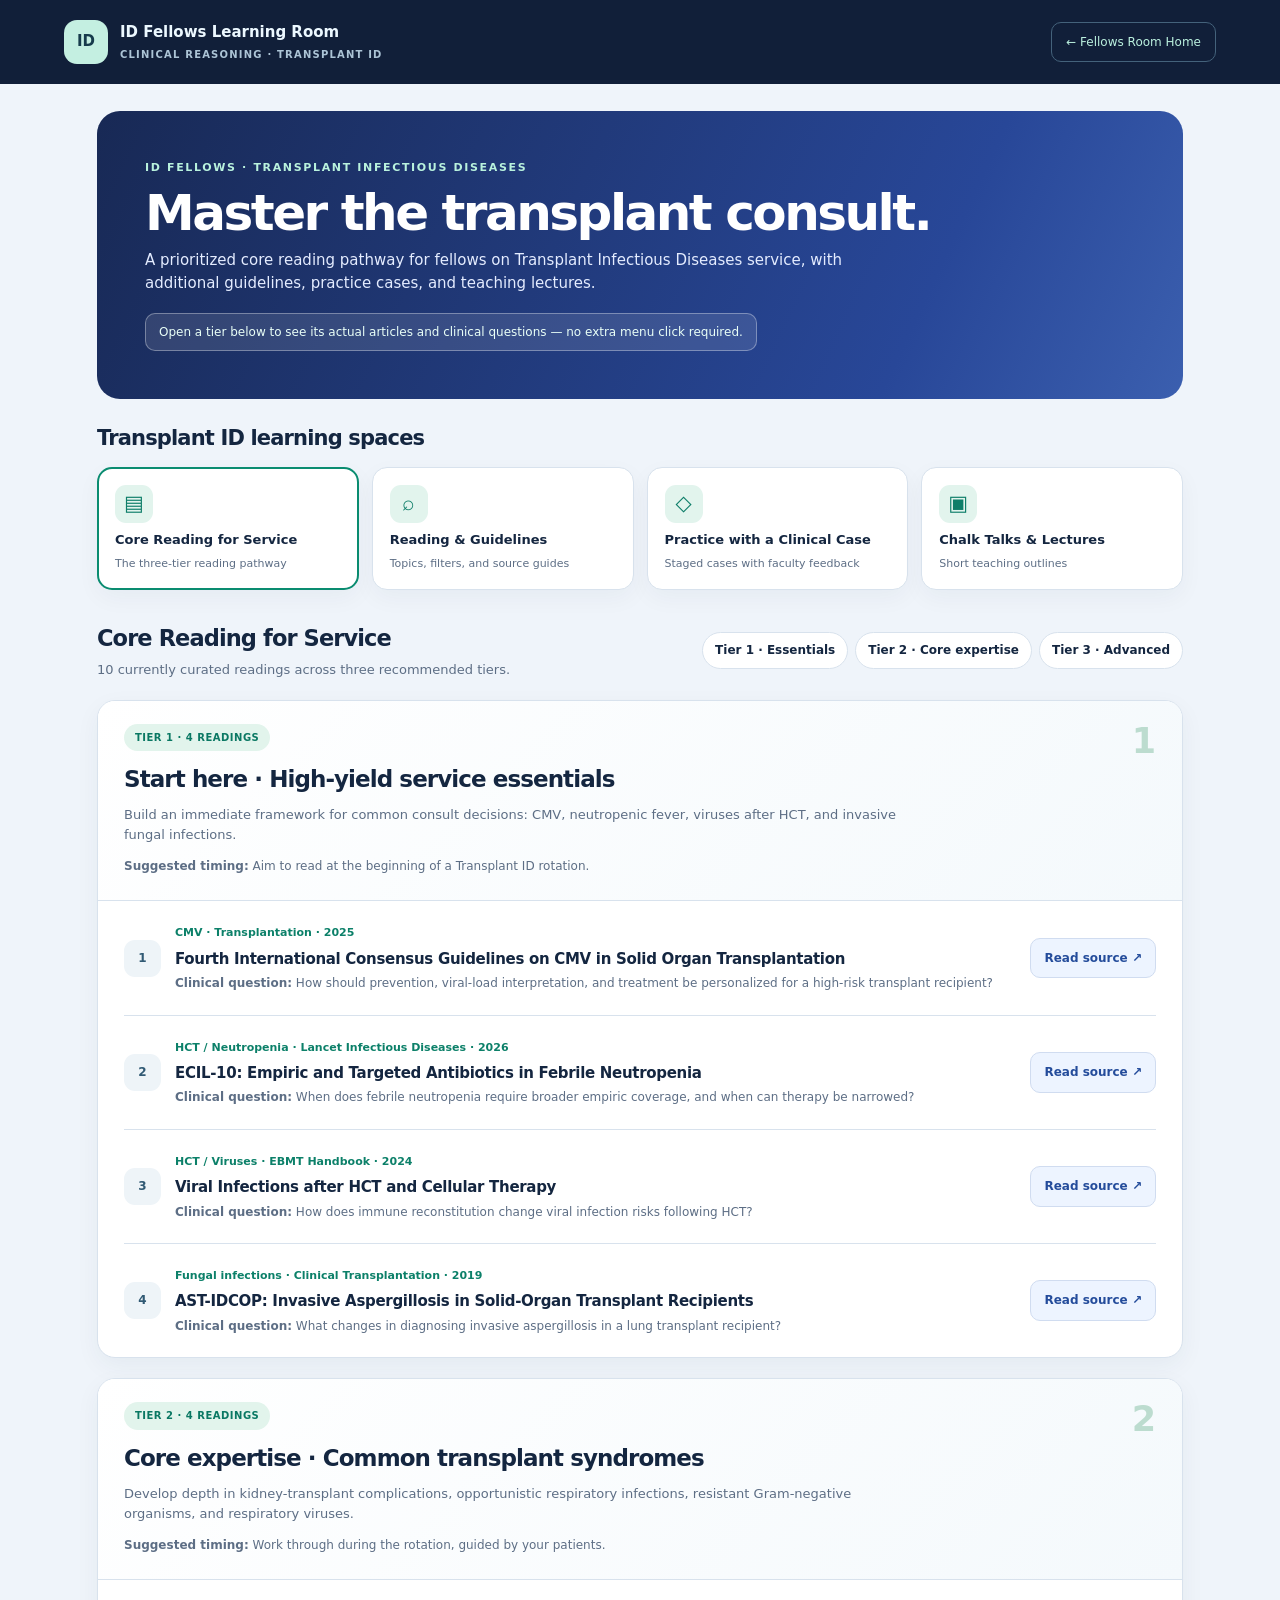
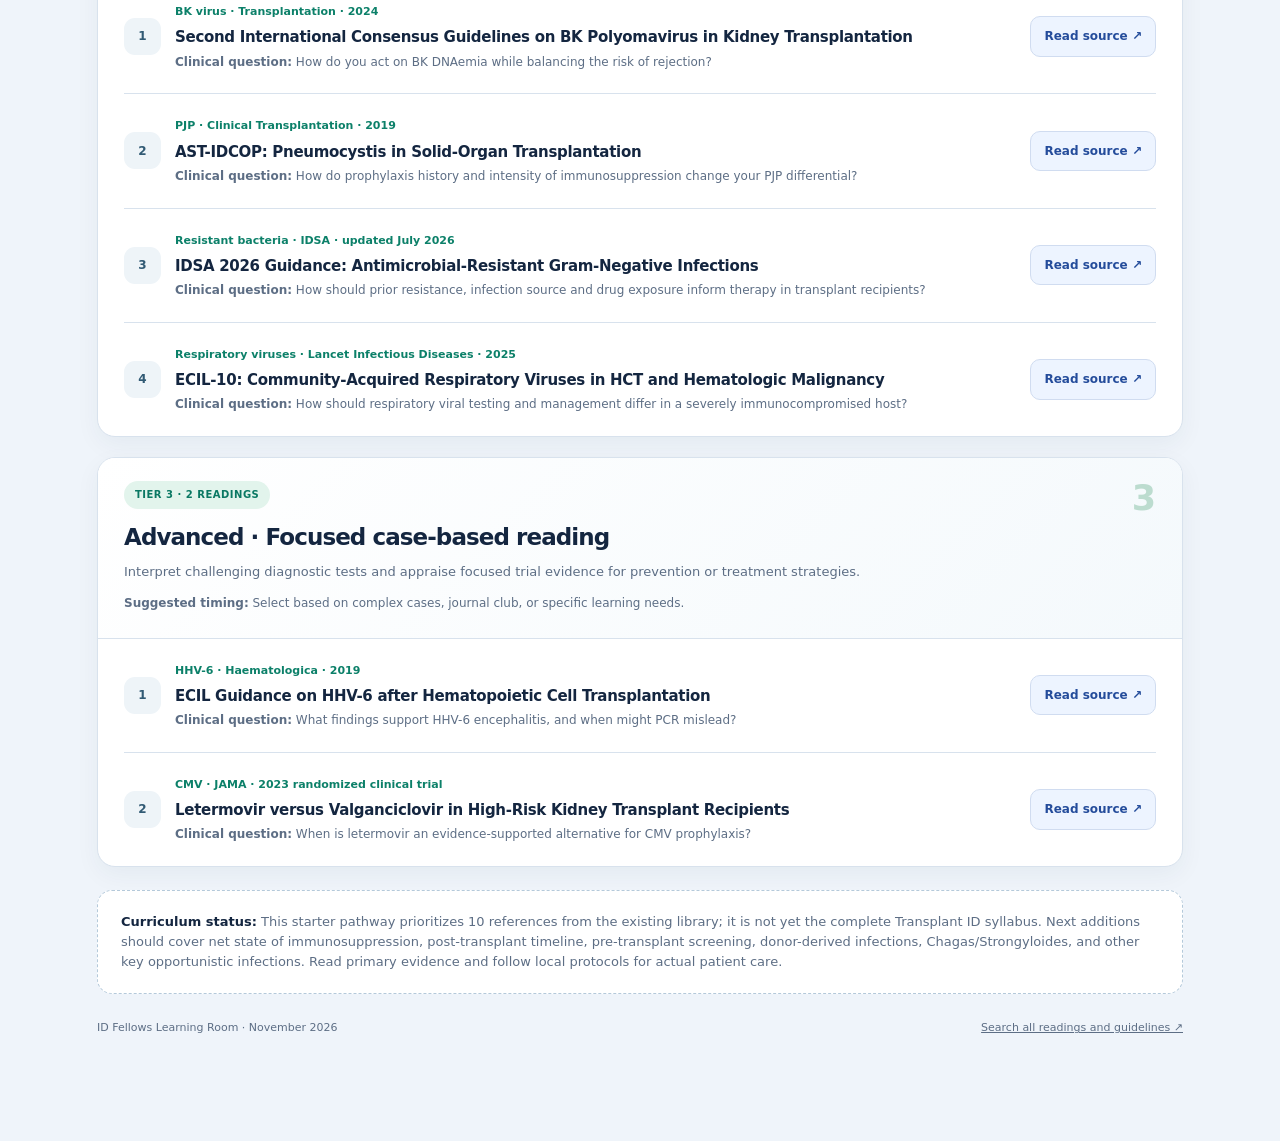
<file: fellows/transplant-id/index.html>
<!doctype html>
<html lang="en"><head><meta charset="utf-8"><meta name="viewport" content="width=device-width, initial-scale=1"><meta name="description" content="Tiered core reading pathway for Transplant Infectious Diseases fellows"><title>Transplant ID · Core Reading for Service</title>
<style>
:root{color-scheme:light;--bg:#eff4fa;--surface:#fff;--ink:#142640;--muted:#5d6e85;--line:#d8e2ed;--brand:#215c6c;--green:#0c8069;--navy:#111f39}
*{box-sizing:border-box}html{scroll-behavior:smooth}body{margin:0;background:var(--bg);color:var(--ink);font:15px/1.55 ui-sans-serif,system-ui,-apple-system,"Segoe UI",sans-serif}a{color:inherit}a:focus-visible{outline:3px solid #e6a834;outline-offset:4px;border-radius:5px}
header{background:var(--navy);color:#ecf8ff;padding:20px clamp(18px,5vw,80px);display:flex;align-items:center;justify-content:space-between;gap:15px;flex-wrap:wrap}
.brand{display:flex;align-items:center;gap:12px;text-decoration:none;font-size:15px;font-weight:800}.brandicon{display:grid;place-items:center;width:44px;height:44px;border-radius:13px;background:#c4efe1;color:#173b4c;font-weight:900}.brand small{display:block;font-size:10px;color:#acc4d6;text-transform:uppercase;letter-spacing:.12em;margin-top:3px}
.back{font-size:12px;color:#baf0de;text-decoration:none;border:1px solid #44627b;border-radius:10px;padding:10px 14px}
main{max-width:1170px;margin:0 auto;padding:27px clamp(16px,4vw,42px) 80px}
.hero{background:linear-gradient(115deg,#182955,#284798 75%,#3b5faf);color:#fff;border-radius:23px;padding:clamp(26px,4vw,48px);margin-bottom:23px}
.kicker{color:#b9f2dd;text-transform:uppercase;font-size:11px;font-weight:900;letter-spacing:.15em}.hero h1{font-size:clamp(32px,5vw,50px);margin:10px 0 8px;letter-spacing:-.05em;line-height:1.1}.hero p{color:#e4ecff;max-width:760px;margin:0 0 17px}.hero .hint{font-size:12px;display:inline-block;background:#ffffff1c;border:1px solid #ffffff55;border-radius:10px;padding:9px 13px;color:#e9fff7}
h2{letter-spacing:-.04em}.sectiontitle{font-size:21px;margin:18px 0 12px}
.menu{display:grid;grid-template-columns:repeat(4,minmax(0,1fr));gap:13px;margin:0 0 31px}.menuitem{background:var(--surface);text-decoration:none;border:1px solid var(--line);border-radius:15px;padding:17px;display:flex;flex-direction:column;gap:8px;box-shadow:0 8px 23px #1534510b}.menuitem:hover{border-color:#74cdb2;transform:translateY(-2px)}.menuitem.active{border:2px solid #0a8c70;padding:16px}.menuitem .symbol{display:grid;place-items:center;background:#e2f4ed;color:#0e7e69;border-radius:11px;font-size:21px;width:38px;height:38px}.menuitem strong{font-size:13px;line-height:1.32}.menuitem small{font-size:11px;color:var(--muted);line-height:1.45}
.overview{display:flex;flex-wrap:wrap;align-items:center;justify-content:space-between;gap:14px;margin-bottom:20px}.overview h2{margin:0}.overview p{color:var(--muted);font-size:13px;margin:4px 0 0}.jump{display:flex;gap:7px;flex-wrap:wrap}.jump a{border:1px solid var(--line);background:#fff;border-radius:999px;padding:8px 12px;font-weight:700;text-decoration:none;font-size:12px}.jump a:hover{border-color:#73cbb5}
.tier{background:var(--surface);border:1px solid var(--line);border-radius:18px;box-shadow:0 8px 25px #1534510d;margin:0 0 20px;overflow:hidden;scroll-margin-top:20px}
.tierhead{display:flex;gap:15px;align-items:flex-start;justify-content:space-between;padding:23px 26px;background:linear-gradient(135deg,#fff,#f4f9fc);border-bottom:1px solid var(--line)}
.badge{display:inline-block;border-radius:999px;background:#e2f4ec;color:#0a7863;font-weight:900;font-size:10px;letter-spacing:.05em;text-transform:uppercase;padding:6px 11px}.tier h2{font-size:23px;margin:11px 0 7px}.tierhead p{color:var(--muted);font-size:13px;max-width:780px;margin:0 0 9px}.tierhead small{color:var(--muted);font-size:12px}.tiernumber{font-size:35px;color:#bcdccf;font-weight:900;line-height:1}
.readinglist{padding:0 26px}.reading{display:flex;gap:14px;align-items:center;padding:19px 0;border-bottom:1px solid var(--line)}.reading:last-child{border-bottom:0}.num{width:37px;height:37px;display:grid;place-items:center;border-radius:11px;background:#eef4f8;color:#315a74;font-weight:900;font-size:12px;flex:0 0 auto}.details{flex:1;min-width:0}.meta{font-size:11px;color:var(--green);font-weight:750}.reading h3{font-size:15px;line-height:1.36;margin:5px 0 5px;letter-spacing:-.02em}.reading .question{font-size:12px;color:var(--muted);margin:3px 0}.source{font-size:12px;white-space:nowrap;text-decoration:none;border-radius:10px;background:#edf4ff;border:1px solid #d0dcf0;color:#244c9b;padding:10px 13px;font-weight:800}.source:hover{background:#dfeafc}
.note{padding:21px 23px;background:#fff;border:1px dashed #b4c9da;border-radius:15px;font-size:13px;color:var(--muted);margin-top:23px}.note strong{color:var(--ink)}.foot{display:flex;gap:12px;justify-content:space-between;flex-wrap:wrap;font-size:11px;color:var(--muted);padding:25px 0}
@media(max-width:900px){.menu{grid-template-columns:repeat(2,1fr)}}@media(max-width:600px){.menu{gap:9px}.menuitem{padding:12px}.menuitem.active{padding:11px}.tierhead,.readinglist{padding-left:17px;padding-right:17px}.reading{flex-wrap:wrap;gap:9px}.details{flex-basis:calc(100% - 50px)}.source{margin-left:46px}.tiernumber{font-size:27px}}
</style></head><body>
<header><a class="brand" href="../"><span class="brandicon">ID</span><span>ID Fellows Learning Room<small>Clinical reasoning · Transplant ID</small></span></a><a class="back" href="../">← Fellows Room Home</a></header>
<main>
<section class="hero"><div class="kicker">ID FELLOWS · TRANSPLANT INFECTIOUS DISEASES</div><h1>Master the transplant consult.</h1><p>A prioritized core reading pathway for fellows on Transplant Infectious Diseases service, with additional guidelines, practice cases, and teaching lectures.</p><div class="hint">Open a tier below to see its actual articles and clinical questions — no extra menu click required.</div></section>
<h2 class="sectiontitle">Transplant ID learning spaces</h2>
<nav class="menu" aria-label="Transplant ID section choices"><a class="menuitem active" href="#core"><span class="symbol">▤</span><strong>Core Reading for Service</strong><small>The three-tier reading pathway</small></a><a class="menuitem " href="../?section=readings"><span class="symbol">⌕</span><strong>Reading &amp; Guidelines</strong><small>Topics, filters, and source guides</small></a><a class="menuitem " href="../?section=cases"><span class="symbol">◇</span><strong>Practice with a Clinical Case</strong><small>Staged cases with faculty feedback</small></a><a class="menuitem " href="../?section=talks"><span class="symbol">▣</span><strong>Chalk Talks &amp; Lectures</strong><small>Short teaching outlines</small></a></nav>
<section id="core"><div class="overview"><div><h2>Core Reading for Service</h2><p>10 currently curated readings across three recommended tiers.</p></div><nav class="jump" aria-label="Jump to reading tier"><a href="#tier-1">Tier 1 · Essentials</a><a href="#tier-2">Tier 2 · Core expertise</a><a href="#tier-3">Tier 3 · Advanced</a></nav></div></section>
<section class="tier" id="tier-1">
<div class="tierhead"><div><div class="badge">Tier 1 · 4 readings</div><h2>Start here · High-yield service essentials</h2><p>Build an immediate framework for common consult decisions: CMV, neutropenic fever, viruses after HCT, and invasive fungal infections.</p><small><strong>Suggested timing:</strong> Aim to read at the beginning of a Transplant ID rotation.</small></div><div class="tiernumber">1</div></div>
<div class="readinglist"><article class="reading"><span class="num">1</span><div class="details"><span class="meta">CMV · Transplantation · 2025</span><h3>Fourth International Consensus Guidelines on CMV in Solid Organ Transplantation</h3><p class="question"><strong>Clinical question:</strong> How should prevention, viral-load interpretation, and treatment be personalized for a high-risk transplant recipient?</p></div><a class="source" href="https://pmc.ncbi.nlm.nih.gov/articles/PMC12180710/" target="_blank" rel="noopener noreferrer">Read source <span aria-hidden="true">↗</span></a></article><article class="reading"><span class="num">2</span><div class="details"><span class="meta">HCT / Neutropenia · Lancet Infectious Diseases · 2026</span><h3>ECIL-10: Empiric and Targeted Antibiotics in Febrile Neutropenia</h3><p class="question"><strong>Clinical question:</strong> When does febrile neutropenia require broader empiric coverage, and when can therapy be narrowed?</p></div><a class="source" href="https://pubmed.ncbi.nlm.nih.gov/41314221/" target="_blank" rel="noopener noreferrer">Read source <span aria-hidden="true">↗</span></a></article><article class="reading"><span class="num">3</span><div class="details"><span class="meta">HCT / Viruses · EBMT Handbook · 2024</span><h3>Viral Infections after HCT and Cellular Therapy</h3><p class="question"><strong>Clinical question:</strong> How does immune reconstitution change viral infection risks following HCT?</p></div><a class="source" href="https://www.ncbi.nlm.nih.gov/books/NBK608315/" target="_blank" rel="noopener noreferrer">Read source <span aria-hidden="true">↗</span></a></article><article class="reading"><span class="num">4</span><div class="details"><span class="meta">Fungal infections · Clinical Transplantation · 2019</span><h3>AST-IDCOP: Invasive Aspergillosis in Solid-Organ Transplant Recipients</h3><p class="question"><strong>Clinical question:</strong> What changes in diagnosing invasive aspergillosis in a lung transplant recipient?</p></div><a class="source" href="https://pubmed.ncbi.nlm.nih.gov/30900296/" target="_blank" rel="noopener noreferrer">Read source <span aria-hidden="true">↗</span></a></article></div></section>
<section class="tier" id="tier-2">
<div class="tierhead"><div><div class="badge">Tier 2 · 4 readings</div><h2>Core expertise · Common transplant syndromes</h2><p>Develop depth in kidney-transplant complications, opportunistic respiratory infections, resistant Gram-negative organisms, and respiratory viruses.</p><small><strong>Suggested timing:</strong> Work through during the rotation, guided by your patients.</small></div><div class="tiernumber">2</div></div>
<div class="readinglist"><article class="reading"><span class="num">1</span><div class="details"><span class="meta">BK virus · Transplantation · 2024</span><h3>Second International Consensus Guidelines on BK Polyomavirus in Kidney Transplantation</h3><p class="question"><strong>Clinical question:</strong> How do you act on BK DNAemia while balancing the risk of rejection?</p></div><a class="source" href="https://pmc.ncbi.nlm.nih.gov/articles/PMC11335089/" target="_blank" rel="noopener noreferrer">Read source <span aria-hidden="true">↗</span></a></article><article class="reading"><span class="num">2</span><div class="details"><span class="meta">PJP · Clinical Transplantation · 2019</span><h3>AST-IDCOP: Pneumocystis in Solid-Organ Transplantation</h3><p class="question"><strong>Clinical question:</strong> How do prophylaxis history and intensity of immunosuppression change your PJP differential?</p></div><a class="source" href="https://pubmed.ncbi.nlm.nih.gov/31077616/" target="_blank" rel="noopener noreferrer">Read source <span aria-hidden="true">↗</span></a></article><article class="reading"><span class="num">3</span><div class="details"><span class="meta">Resistant bacteria · IDSA · updated July 2026</span><h3>IDSA 2026 Guidance: Antimicrobial-Resistant Gram-Negative Infections</h3><p class="question"><strong>Clinical question:</strong> How should prior resistance, infection source and drug exposure inform therapy in transplant recipients?</p></div><a class="source" href="https://www.idsociety.org/practice-guideline/amr-guidance/" target="_blank" rel="noopener noreferrer">Read source <span aria-hidden="true">↗</span></a></article><article class="reading"><span class="num">4</span><div class="details"><span class="meta">Respiratory viruses · Lancet Infectious Diseases · 2025</span><h3>ECIL-10: Community-Acquired Respiratory Viruses in HCT and Hematologic Malignancy</h3><p class="question"><strong>Clinical question:</strong> How should respiratory viral testing and management differ in a severely immunocompromised host?</p></div><a class="source" href="https://pubmed.ncbi.nlm.nih.gov/40885198/" target="_blank" rel="noopener noreferrer">Read source <span aria-hidden="true">↗</span></a></article></div></section>
<section class="tier" id="tier-3">
<div class="tierhead"><div><div class="badge">Tier 3 · 2 readings</div><h2>Advanced · Focused case-based reading</h2><p>Interpret challenging diagnostic tests and appraise focused trial evidence for prevention or treatment strategies.</p><small><strong>Suggested timing:</strong> Select based on complex cases, journal club, or specific learning needs.</small></div><div class="tiernumber">3</div></div>
<div class="readinglist"><article class="reading"><span class="num">1</span><div class="details"><span class="meta">HHV-6 · Haematologica · 2019</span><h3>ECIL Guidance on HHV-6 after Hematopoietic Cell Transplantation</h3><p class="question"><strong>Clinical question:</strong> What findings support HHV-6 encephalitis, and when might PCR mislead?</p></div><a class="source" href="https://pmc.ncbi.nlm.nih.gov/articles/PMC6821622/" target="_blank" rel="noopener noreferrer">Read source <span aria-hidden="true">↗</span></a></article><article class="reading"><span class="num">2</span><div class="details"><span class="meta">CMV · JAMA · 2023 randomized clinical trial</span><h3>Letermovir versus Valganciclovir in High-Risk Kidney Transplant Recipients</h3><p class="question"><strong>Clinical question:</strong> When is letermovir an evidence-supported alternative for CMV prophylaxis?</p></div><a class="source" href="https://pmc.ncbi.nlm.nih.gov/articles/PMC10245286/" target="_blank" rel="noopener noreferrer">Read source <span aria-hidden="true">↗</span></a></article></div></section>
<div class="note"><strong>Curriculum status:</strong> This starter pathway prioritizes 10 references from the existing library; it is not yet the complete Transplant ID syllabus. Next additions should cover net state of immunosuppression, post-transplant timeline, pre-transplant screening, donor-derived infections, Chagas/Strongyloides, and other key opportunistic infections. Read primary evidence and follow local protocols for actual patient care.</div>
<footer class="foot"><span>ID Fellows Learning Room · November 2026</span><span><a href="../?section=readings">Search all readings and guidelines ↗</a></span></footer>
</main></body></html>
</file>
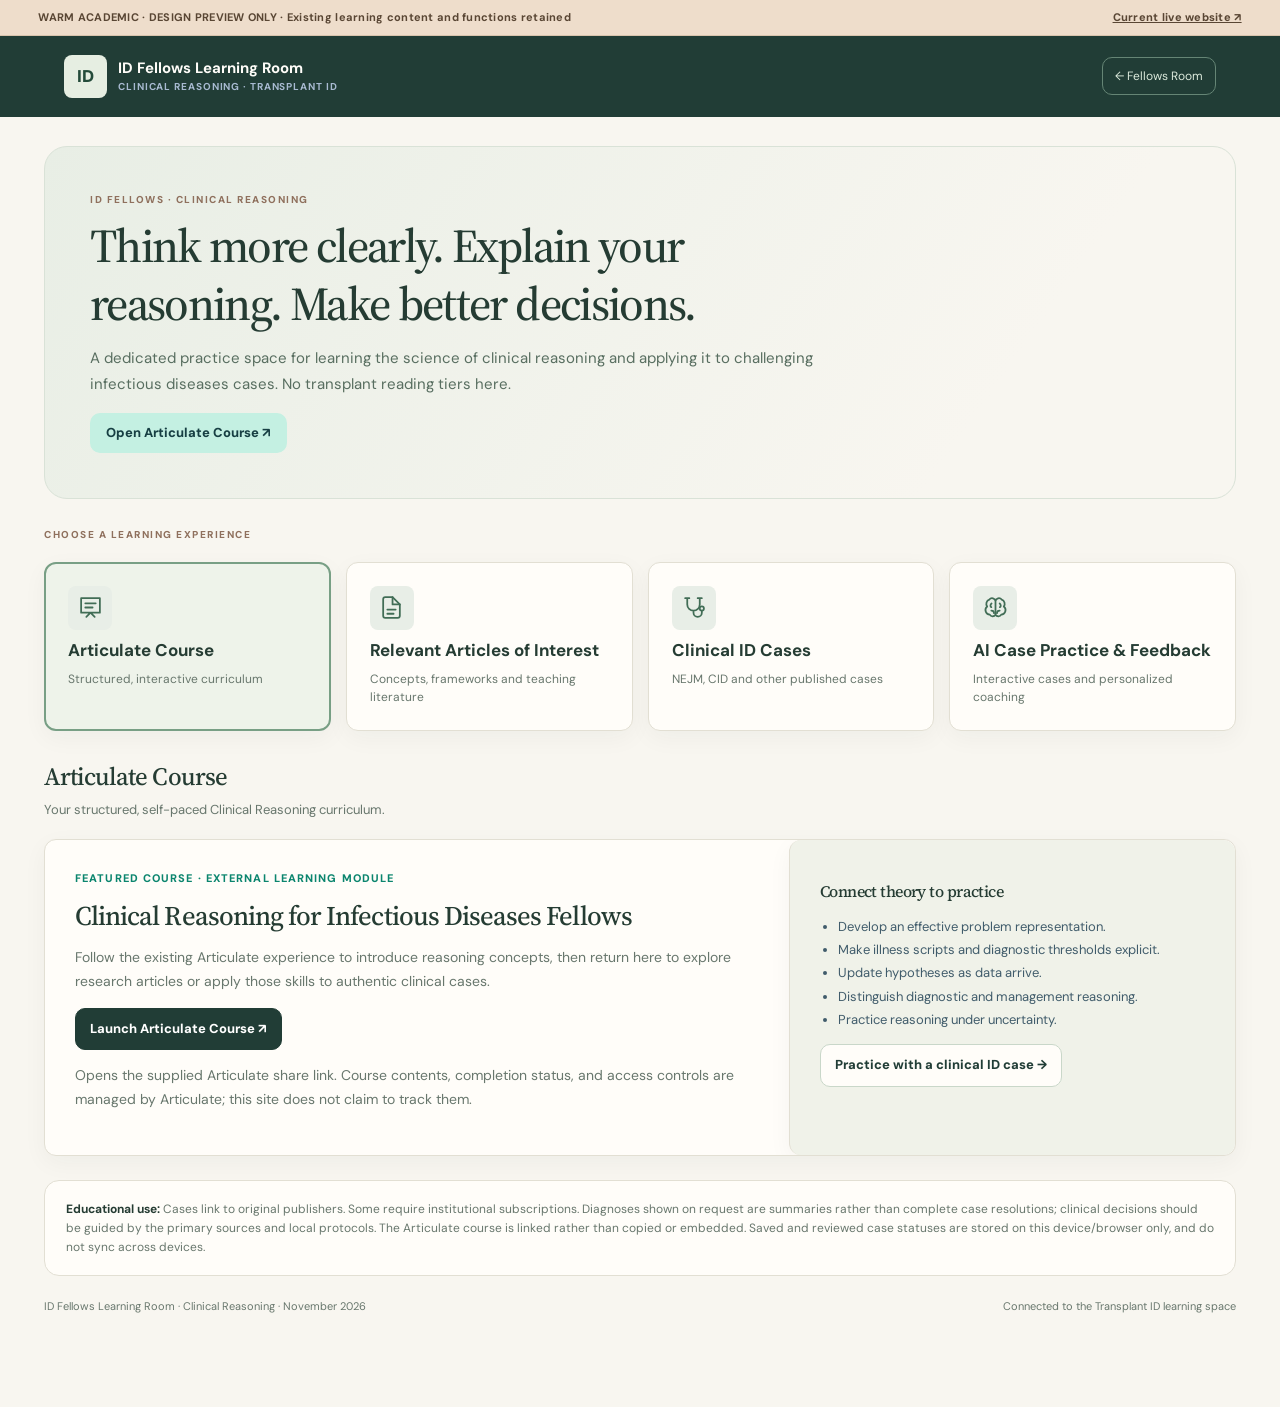
<file: design-preview/fellows/clinical-reasoning/index.html>
<!doctype html>
<html lang="en"><head><meta charset="utf-8"><meta name="viewport" content="width=device-width,initial-scale=1"><meta name="description" content="Clinical Reasoning for Infectious Diseases Fellows: an Articulate course, foundational reading, and curated published diagnostic cases."><title>Clinical Reasoning · ID Fellows Learning Room</title>
<style>
:root{--bg:#eef3fa;--card:#fff;--soft:#f5f8fc;--line:#d6e0eb;--ink:#182941;--muted:#5d6d82;--nav:#111f3a;--brand:#344dc0;--green:#0d8470;--shadow:0 10px 27px rgba(21,46,85,.06);color-scheme:light}
*{box-sizing:border-box}html{scroll-behavior:smooth}body{margin:0;background:var(--bg);color:var(--ink);font:15px/1.55 ui-sans-serif,system-ui,-apple-system,"Segoe UI",sans-serif}button,input,select{font:inherit}a{color:inherit}button{cursor:pointer}button:focus-visible,a:focus-visible,input:focus-visible,select:focus-visible{outline:3px solid #e8b14d;outline-offset:3px}h1,h2,h3{letter-spacing:-.035em;line-height:1.23}p{line-height:1.65}
.header{background:var(--nav);padding:19px clamp(17px,5vw,68px);color:#f4faff;display:flex;justify-content:space-between;align-items:center;gap:12px;flex-wrap:wrap}
.logo{display:flex;align-items:center;gap:11px;text-decoration:none;font-size:15px;font-weight:850;line-height:1.2}.mark{display:grid;place-items:center;width:43px;height:43px;border-radius:12px;background:linear-gradient(120deg,#a4efdf,#8bbaff);color:#132e46;font-size:17px;font-weight:950}.logo small{display:block;font-size:10px;color:#a8bad1;text-transform:uppercase;letter-spacing:.09em;margin-top:4px}.back{font-size:12px;text-decoration:none;border:1px solid #455b7c;padding:9px 12px;border-radius:10px;color:#c5f7e9}
main{max-width:1330px;margin:auto;padding:29px clamp(17px,4vw,44px) 70px}.hero{background:linear-gradient(112deg,#192a56,#263b91 75%,#3459a5);color:white;border-radius:23px;padding:clamp(28px,4vw,45px);position:relative;overflow:hidden}.hero:after{content:"✳";font-size:180px;line-height:1;color:#92ebda2a;position:absolute;right:7%;top:0}.hero>*{position:relative;z-index:1}.eyebrow{font-size:11px;letter-spacing:.14em;text-transform:uppercase;font-weight:850;color:#b8eadc}.hero h1{font-size:clamp(31px,4.4vw,50px);margin:10px 0 12px;max-width:800px}.hero p{font-size:15px;color:#e3edff;max-width:760px;margin:0 0 16px}.hero a{display:inline-flex;background:#c4f0e2;color:#173f43;padding:10px 16px;text-decoration:none;border-radius:10px;font-weight:800;font-size:13px}
.kicker{color:var(--green);font-weight:850;text-transform:uppercase;font-size:11px;letter-spacing:.13em;margin:28px 0 12px}.menu{display:grid;grid-template-columns:repeat(3,minmax(0,1fr));gap:15px;margin:19px 0 30px}
.menu button{background:var(--card);color:var(--ink);border:1px solid var(--line);border-radius:17px;box-shadow:var(--shadow);text-align:left;padding:23px;display:flex;flex-direction:column;align-items:flex-start;gap:9px;transition:transform .15s}.menu button:hover{transform:translateY(-2px);border-color:#80ceb9}.menu button.active{border:2px solid var(--green);padding:22px;background:#f7fcfa}.menu .icon{font-size:23px;display:grid;place-items:center;width:44px;height:44px;border-radius:12px;background:#e2f5ed;color:var(--green)}.menu strong{font-size:17px}.menu small{font-size:12px;color:var(--muted)}
.view{display:none}.view.active{display:block}.sectionhead{display:flex;gap:16px;align-items:flex-end;justify-content:space-between;flex-wrap:wrap;margin:0 0 18px}.sectionhead h2{font-size:25px;margin:0 0 7px}.sectionhead p{margin:0;color:var(--muted);font-size:13px;max-width:760px}
.course{background:var(--card);border:1px solid var(--line);border-radius:21px;display:grid;grid-template-columns:1.5fr .9fr;overflow:hidden;box-shadow:var(--shadow)}
.course-body{padding:30px}.course-side{background:linear-gradient(155deg,#e9f3fc,#e5f5ef);padding:30px;border-left:1px solid var(--line)}.course .label{font-size:11px;letter-spacing:.1em;text-transform:uppercase;font-weight:800;color:#0b856e}.course h3{font-size:27px;margin:12px 0}.course p{font-size:14px;color:var(--muted)}.course-side h3{font-size:16px}.course-side ul{padding-left:18px;font-size:13px;color:#405c6b;line-height:1.8}
.btn{background:#3156d7;color:white;border:1px solid transparent;border-radius:10px;padding:10px 14px;font-size:13px;font-weight:800;text-decoration:none;display:inline-flex;gap:8px;align-items:center;justify-content:center}.btn.secondary{background:var(--card);color:var(--ink);border-color:var(--line)}.btn:hover{filter:brightness(1.07)}
.toolbar{display:flex;flex-wrap:wrap;gap:10px;background:var(--card);border:1px solid var(--line);padding:13px;border-radius:15px;margin-bottom:14px}.toolbar input{background:var(--soft);border:1px solid var(--line);border-radius:10px;padding:11px 14px;color:var(--ink);flex:1;min-width:200px;outline-color:#7ad7bf}.toolbar select{background:var(--card);border:1px solid var(--line);border-radius:10px;padding:10px 12px;min-width:150px;max-width:100%;color:var(--ink)}
.tiny{font-size:12px;color:var(--muted)}.filtercount{margin:10px 0 14px;color:var(--muted);font-size:12px}.grid{display:grid;grid-template-columns:repeat(2,minmax(0,1fr));gap:15px}
.card{background:var(--card);border:1px solid var(--line);border-radius:17px;padding:23px;box-shadow:var(--shadow);display:flex;flex-direction:column;min-height:252px}.card h3{font-size:18px;margin:13px 0 9px}.card p{font-size:13px;color:var(--muted);margin:0 0 10px;flex:1}.tags{display:flex;gap:6px;flex-wrap:wrap}.tag{font-size:10px;font-weight:800;color:#0b7b67;border-radius:100px;padding:5px 9px;background:#e5f5ef}.tag.ghost{background:var(--soft);color:var(--muted)}.card-footer{border-top:1px solid var(--line);padding-top:13px;display:flex;align-items:center;justify-content:space-between;gap:8px;flex-wrap:wrap}.card-footer .btn{font-size:12px;padding:8px 11px}.card-footer small{font-size:11px;color:var(--muted)}
.case-prompt{font-size:12px;padding:12px 13px;background:var(--soft);border-left:3px solid #4664d7;border-radius:9px;margin:3px 0 14px}.case-prompt strong{color:var(--green)}.diagnosis{background:#e7f6ee;border:1px solid #8bd2b5;color:#12483a;padding:12px;border-radius:10px;font-size:12px;margin:8px 0 12px}.diagnosis[hidden]{display:none}.diagnosis strong{display:block;font-size:11px;text-transform:uppercase;letter-spacing:.08em;margin-bottom:4px}.reveal{padding:7px 10px;border:1px solid var(--line);background:var(--card);color:var(--ink);border-radius:9px;font-size:11px;font-weight:750;margin-top:0;align-self:flex-start}
.empty{background:var(--card);border:1px dashed var(--line);border-radius:15px;padding:28px;color:var(--muted);grid-column:1/-1;text-align:center}
.note{background:var(--card);border:1px solid var(--line);border-radius:15px;padding:19px 21px;color:var(--muted);font-size:12px;margin:24px 0 0}.note strong{color:var(--ink)}.linksrow{display:flex;gap:10px;flex-wrap:wrap;margin-top:13px}.linksrow a{font-size:12px;color:var(--brand);font-weight:750}
footer{display:flex;gap:14px;justify-content:space-between;flex-wrap:wrap;color:var(--muted);font-size:11px;padding:22px 0}
@media(max-width:900px){.course{grid-template-columns:1fr}.course-side{border-top:1px solid var(--line);border-left:0}.menu{gap:9px}.menu button{padding:15px}.menu button.active{padding:14px}.menu strong{font-size:14px}}
@media(max-width:700px){.menu,.grid{grid-template-columns:1fr}.menu{margin:15px 0 22px}.menu button{min-height:0;display:grid;grid-template-columns:44px 1fr;align-items:center;column-gap:14px;row-gap:0}.menu button .icon{grid-row:span 2}.menu small{grid-column:2}.hero h1{font-size:31px}.card{min-height:0}.course-body,.course-side{padding:22px}}

/* Learning case management, featured new publications, and personal case lists */
.case-summary{display:grid;grid-template-columns:repeat(3,minmax(0,1fr));gap:11px;margin:16px 0 23px}
.case-stat{background:var(--card);border:1px solid var(--line);border-radius:13px;padding:15px 17px;box-shadow:var(--shadow)}
.case-stat strong{display:block;font-size:23px;color:var(--green);line-height:1.1}
.case-stat small{display:block;font-size:11px;color:var(--muted);margin-top:4px}
.featured-wrap{border-radius:19px;background:linear-gradient(130deg,#e7f3fa,#e9f7f0);border:1px solid #c8ded9;padding:22px;margin-bottom:26px}
.featured-header{display:flex;align-items:flex-start;justify-content:space-between;gap:12px;flex-wrap:wrap;margin-bottom:15px}
.featured-header h3{margin:3px 0 6px;font-size:21px}.featured-header p{margin:0;color:#526879;font-size:12px}
.featured-header .dateline{font-size:11px;border-radius:999px;padding:7px 12px;background:#fff;color:#206455;border:1px solid #b7dccc;font-weight:800}
.featured-wrap .grid{grid-template-columns:repeat(2,minmax(0,1fr))}
.status-actions{display:flex;flex-wrap:wrap;gap:8px;margin:10px 0 15px}
.statusbutton{border:1px solid var(--line);background:var(--soft);color:var(--ink);border-radius:10px;font-size:12px;min-height:38px;padding:8px 11px;font-weight:720;display:inline-flex;align-items:center;gap:6px}
.statusbutton[aria-pressed="true"]{background:#dff3eb;color:#0b6855;border-color:#8dceb5}
.statusbutton:hover{border-color:#70bca4}
.reviewedflag{font-size:10px;font-weight:850;border-radius:999px;padding:5px 9px;background:#dff2e8;color:#0b6a57}
.card.is-reviewed{border-color:#9accb8}
.card.is-reviewed .reviewedflag{display:inline-flex}
.newflag{font-size:10px;font-weight:850;border-radius:999px;padding:5px 9px;background:#e9eeff;color:#3d50a5}
.case-status-help{font-size:11px;color:var(--muted);padding:1px 0 0}
.filtercount strong{color:var(--ink)}
@media(max-width:700px){.featured-wrap .grid{grid-template-columns:1fr}.case-summary{gap:8px}.case-stat{padding:12px}.case-stat strong{font-size:20px}.featured-wrap{padding:15px}}

/* Fourth learning pathway · AI Case Practice & Feedback */
.menu{grid-template-columns:repeat(4,minmax(0,1fr))}
.menu button{min-width:0}
.menu button strong{line-height:1.3}
.practice-hero{display:grid;grid-template-columns:minmax(0,1.3fr) minmax(250px,.7fr);gap:20px;background:var(--card);border:1px solid var(--line);border-radius:20px;overflow:hidden;box-shadow:var(--shadow)}
.practice-main{padding:clamp(22px,4vw,36px)}
.practice-label{color:var(--green);font-size:11px;font-weight:850;letter-spacing:.11em;text-transform:uppercase}
.practice-main h3{font-size:clamp(25px,3vw,31px);margin:10px 0 13px}
.practice-main p{margin:0 0 20px;color:var(--muted);font-size:14px;max-width:600px}
.practice-main .btn{font-size:14px;padding:12px 19px}
.practice-access{display:block;font-size:11px;color:var(--muted);margin-top:11px}
.practice-aside{background:var(--soft);border-left:1px solid var(--line);padding:28px}
.practice-aside h3{font-size:17px;margin:0 0 14px}
.practice-steps{list-style:none;margin:0;padding:0;display:grid;gap:15px}
.practice-steps li{display:grid;grid-template-columns:25px 1fr;align-items:start;gap:9px;color:var(--muted);font-size:12px;line-height:1.5}
.practice-stepno{width:24px;height:24px;display:grid;place-items:center;color:var(--green);border:1px solid var(--line);background:var(--card);border-radius:100%;font-size:11px;font-weight:800}
.practice-steps strong{color:var(--ink);font-size:12px;display:block}
.practice-formats{margin:26px 0 0}
.practice-formats h3{margin:0 0 5px;font-size:22px}
.practice-formats>p{margin:0 0 16px;color:var(--muted);font-size:13px}
.practice-format-grid{display:grid;grid-template-columns:repeat(2,minmax(0,1fr));gap:13px}
.practice-format{background:var(--card);border:1px solid var(--line);border-radius:15px;padding:20px;box-shadow:var(--shadow)}
.practice-format .practice-num{font-size:11px;font-weight:850;letter-spacing:.1em;color:var(--green)}
.practice-format h4{font-size:16px;letter-spacing:-.02em;margin:6px 0 6px}
.practice-format p{font-size:12px;color:var(--muted);line-height:1.6;margin:0}
.practice-note{font-size:12px;color:var(--muted);line-height:1.65;margin-top:18px;background:var(--card);padding:15px 18px;border-radius:13px;border:1px solid var(--line)}
.practice-note strong{color:var(--ink)}
@media(max-width:1080px){.menu{grid-template-columns:repeat(2,minmax(0,1fr))}}
@media(max-width:700px){.menu{grid-template-columns:1fr}.practice-hero{grid-template-columns:1fr}.practice-aside{border-left:0;border-top:1px solid var(--line);padding:21px}.practice-format-grid{grid-template-columns:1fr}.practice-main{padding:23px}}

</style><meta name="robots" content="noindex,nofollow"><link rel="stylesheet" href="../../theme.css"><title>Warm Academic Preview · Clinical Reasoning</title></head>
<body><div class="wa-preview-banner"><span>WARM ACADEMIC · DESIGN PREVIEW ONLY · Existing learning content and functions retained</span><a href="https://miguelac54-lgtm.github.io/id-reading-room/" target="_blank" rel="noopener">Current live website ↗</a></div><header class="header"><a class="logo" href="../"><span class="mark">ID</span><span>ID Fellows Learning Room<small>Clinical reasoning · Transplant ID</small></span></a><a class="back" href="../">← Fellows Room</a></header>
<main><section class="hero"><div class="eyebrow">ID FELLOWS · CLINICAL REASONING</div><h1>Think more clearly. Explain your reasoning. Make better decisions.</h1><p>A dedicated practice space for learning the science of clinical reasoning and applying it to challenging infectious diseases cases. No transplant reading tiers here.</p><a href="https://share.articulate.com/LeLKQ6U2sY-4MvQ2xOpQS" target="_blank" rel="noopener noreferrer">Open Articulate Course ↗</a></section>
<div class="kicker">Choose a learning experience</div>
<nav class="menu" aria-label="Clinical Reasoning learning sections">
 <button type="button" class="active" data-section="course" aria-current="page"><span class="icon"><span class="wa-icon wa-presentation"></span></span><strong>Articulate Course</strong><small>Structured, interactive curriculum</small></button>
 <button type="button" data-section="articles"><span class="icon"><span class="wa-icon wa-file"></span></span><strong>Relevant Articles of Interest</strong><small>Concepts, frameworks and teaching literature</small></button>
 <button type="button" data-section="cases"><span class="icon"><span class="wa-icon wa-case"></span></span><strong>Clinical ID Cases</strong><small>NEJM, CID and other published cases</small></button>
 <button type="button" data-section="practice"><span class="icon"><span class="wa-icon wa-brain" aria-hidden="true"></span></span><strong>AI Case Practice &amp; Feedback</strong><small>Interactive cases and personalized coaching</small></button>
</nav>
<section class="view active" id="course" aria-labelledby="course-title">
<div class="sectionhead"><div><h2 id="course-title">Articulate Course</h2><p>Your structured, self-paced Clinical Reasoning curriculum.</p></div></div>
<div class="course"><div class="course-body"><div class="label">Featured course · External learning module</div><h3>Clinical Reasoning for Infectious Diseases Fellows</h3><p>Follow the existing Articulate experience to introduce reasoning concepts, then return here to explore research articles or apply those skills to authentic clinical cases.</p><a class="btn" target="_blank" rel="noopener noreferrer" href="https://share.articulate.com/LeLKQ6U2sY-4MvQ2xOpQS">Launch Articulate Course ↗</a><p class="tiny" style="margin-top:14px">Opens the supplied Articulate share link. Course contents, completion status, and access controls are managed by Articulate; this site does not claim to track them.</p></div><div class="course-side"><h3>Connect theory to practice</h3><ul><li>Develop an effective problem representation.</li><li>Make illness scripts and diagnostic thresholds explicit.</li><li>Update hypotheses as data arrive.</li><li>Distinguish diagnostic and management reasoning.</li><li>Practice reasoning under uncertainty.</li></ul><button class="btn secondary" data-jump="cases" type="button">Practice with a clinical ID case →</button></div></div>
</section>
<section class="view" id="articles" aria-labelledby="articles-title"><div class="sectionhead"><div><h2 id="articles-title">Relevant Articles of Interest</h2><p>A focused collection of landmark clinical reasoning papers, practical teaching frameworks, and ID-specific scholarship. Read the original source, using the clinical question as your purpose.</p></div></div><div class="toolbar"><input id="article-search" placeholder="Search articles or reasoning concepts…" aria-label="Search clinical reasoning articles"><select id="article-topic" aria-label="Filter articles by topic"><option value="">All topics</option></select></div><div id="article-count" class="filtercount"></div><div class="grid" id="article-grid"></div></section>
<section class="view" id="cases" aria-labelledby="cases-title"><div class="sectionhead"><div><h2 id="cases-title">Clinical ID Cases</h2><p>Selected published cases with infectious diagnoses. Read the initial framing, pause to reason, then open the original case. Final diagnoses stay hidden unless you choose to reveal them.</p></div></div>
<div class="case-summary" aria-label="Your clinical case progress"><div class="case-stat"><strong id="stat-total-cases">0</strong><small>Total published cases</small></div><div class="case-stat"><strong id="stat-saved-cases">0</strong><small>Saved cases</small></div><div class="case-stat"><strong id="stat-reviewed-cases">0</strong><small>Already reviewed</small></div></div><section class="featured-wrap" aria-labelledby="featured-title"><div class="featured-header"><div><div class="kicker" style="margin:0 0 6px">Latest additions to the literature</div><h3 id="featured-title">Newly Published Cases</h3><p>Selected recent cases with confirmed publication dates. Diagnoses remain hidden until revealed.</p></div><span class="dateline">Curated November 2026 · Not a live feed</span></div><div class="grid" id="new-case-grid"></div></section><div class="sectionhead"><div><h2>Explore all clinical ID cases</h2><p>Save interesting cases for later or mark the ones you have already reviewed.</p></div></div><div class="toolbar"><input id="case-search" placeholder="Search a case, symptom, skill, or syndrome…" aria-label="Search clinical ID cases"><select id="case-journal" aria-label="Filter cases by journal"><option value="">All journals</option><option value="NEJM">NEJM</option><option value="CID">Clinical Infectious Diseases</option><option value="JGIM">Journal of General Internal Medicine</option><option value="Other">Other journals</option></select><select id="case-skill" aria-label="Filter cases by reasoning skill"><option value="">All reasoning skills</option></select><select id="case-status" aria-label="Filter cases by your review status"><option value="">All cases</option><option value="saved">My saved cases</option><option value="reviewed">Already reviewed</option><option value="unreviewed">Not yet reviewed</option></select></div><div id="case-count" class="filtercount"></div><div class="grid" id="case-grid"></div>
<div class="note"><strong>How to use a published case:</strong> Read its introduction without jumping ahead. State a problem representation, a ranked differential, what would change your mind, and what you would do next. Only then review the discussant's reasoning and the final diagnosis. This website links to the originals; it does not reproduce the copyrighted case narratives.<div class="linksrow"><a href="https://academic.oup.com/cid/pages/clinical-dilemmas" target="_blank" rel="noopener noreferrer">Browse CID Clinical Dilemmas ↗</a><a href="https://www.nejm.org/medical-articles/clinical-problem-solving" target="_blank" rel="noopener noreferrer">Explore NEJM Clinical Problem-Solving ↗</a></div></div></section>
<section class="view" id="practice" aria-labelledby="practice-title">
  <div class="sectionhead"><div><h2 id="practice-title">AI Case Practice &amp; Feedback</h2><p>Apply your clinical reasoning skills in a structured, interactive conversation with your existing ID Fellows Clinical Reasoning tutor.</p></div></div>
  <div class="practice-hero">
    <div class="practice-main">
      <div class="practice-label">Interactive learning · ChatGPT tutor</div>
      <h3>Practice your reasoning. Receive feedback. Improve your decisions.</h3>
      <p>Work through infectious diseases cases, articulate your thinking at each decision point, and ask the tutor for feedback on your problem representation, differential diagnosis, test selection, and management reasoning.</p>
      <a class="btn" href="https://chatgpt.com/g/g-69f0fbd56ad081918a6b6637bc1144a8-clinical-reasoning-cases-for-id-fellows" target="_blank" rel="noopener noreferrer">Launch AI Clinical Reasoning Tutor ↗</a>
      <span class="practice-access">Opens the Clinical Reasoning Cases for ID Fellows GPT in ChatGPT. Sign-in or access permissions may be required.</span>
    </div>
    <aside class="practice-aside" aria-label="Suggested learner workflow">
      <h3>Suggested learner workflow</h3>
      <ol class="practice-steps">
        <li><span class="practice-stepno">1</span><span><strong>Choose a practice format</strong>Start a case or ask for a focused reasoning exercise.</span></li>
        <li><span class="practice-stepno">2</span><span><strong>Commit to your reasoning</strong>Explain your problem representation, prioritized differential, and next clinical decision before advancing.</span></li>
        <li><span class="practice-stepno">3</span><span><strong>Review feedback and reflect</strong>Identify one strength and one reasoning habit to improve.</span></li>
      </ol>
    </aside>
  </div>
  <div class="practice-formats">
    <h3>Ways to practice</h3>
    <p>Use these approaches when working with the tutor; choose the format that matches your learning goal.</p>
    <div class="practice-format-grid">
      <article class="practice-format"><span class="practice-num">01 · PROGRESSIVE CASE</span><h4>Case Mode</h4><p>Work through a case in stages. Update your differential as clinical information is revealed.</p></article>
      <article class="practice-format"><span class="practice-num">02 · CLINICAL DOCUMENTATION</span><h4>Consult Note Mode</h4><p>Practice an ID problem representation, assessment, and plan with targeted feedback.</p></article>
      <article class="practice-format"><span class="practice-num">03 · FOCUSED PRACTICE</span><h4>Rapid Review</h4><p>Practice one diagnostic or management decision with immediate coaching.</p></article>
      <article class="practice-format"><span class="practice-num">04 · TEACHING PRACTICE</span><h4>Teaching Script</h4><p>Translate an ID clinical problem into a concise teaching explanation or chalk talk.</p></article>
    </div>
  </div>
  <div class="practice-note"><strong>Privacy and progress:</strong> Use fictional or appropriately de-identified cases; never enter patient-identifying information. Conversations and AI feedback take place in ChatGPT and are <strong>not</strong> automatically saved to, or scored by, this website. Review AI recommendations critically against the primary literature and clinical context.</div>
</section>
<div class="note"><strong>Educational use:</strong> Cases link to original publishers. Some require institutional subscriptions. Diagnoses shown on request are summaries rather than complete case resolutions; clinical decisions should be guided by the primary sources and local protocols. The Articulate course is linked rather than copied or embedded. Saved and reviewed case statuses are stored on this device/browser only, and do not sync across devices.</div>
<footer><span>ID Fellows Learning Room · Clinical Reasoning · November 2026</span><span>Connected to the Transplant ID learning space</span></footer></main>
<script id="articles-data" type="application/json">[{"topic":"Foundations","title":"Educational Strategies to Promote Clinical Diagnostic Reasoning","source":"NEJM · Bowen · 2006","url":"https://www.nejm.org/doi/full/10.1056/NEJMra054782","why":"A foundation for teaching expert clinical reasoning rather than only its conclusions.","question":"How can you make the reasoning process observable during an ID consult?"},{"topic":"Foundations","title":"Clinical Reasoning in ID Training: A National Needs Assessment of Fellows","source":"Open Forum Infectious Diseases · Wooten & Chavez · 2026 (conference abstract)","url":"https://pmc.ncbi.nlm.nih.gov/articles/PMC12792255/","why":"Fellowship-specific priorities: knowledge structures, uncertainty, decisions, and case-based learning.","question":"Which clinical reasoning skills do fellows most want to practice?"},{"topic":"Problem representation","title":"Teaching Clinical Reasoning to Medical Students: A Case-Based Illness Script Worksheet Approach","source":"MedEdPORTAL · 2019","url":"https://pmc.ncbi.nlm.nih.gov/articles/PMC6464440/","why":"A practical worksheet approach for problem representation and semantic qualifiers.","question":"What makes a problem representation more useful than a chronology?"},{"topic":"Illness scripts","title":"Consensus Statement on the Content of Clinical Reasoning Curricula in Undergraduate Medical Education","source":"Medical Teacher · 2020","url":"https://www.tandfonline.com/doi/full/10.1080/0142159X.2020.1842343","why":"A framework for teaching what reasoning consists of, beyond recognition of cognitive biases.","question":"How can clinical reasoning instruction balance concepts, knowledge, testing, management, and communication?"},{"topic":"Cognitive biases","title":"Clinical Reasoning for the Infectious Disease Specialist: A Primer to Recognize Cognitive Biases","source":"Clinical Infectious Diseases · 2013","url":"https://pubmed.ncbi.nlm.nih.gov/23595833/","why":"ID-specific examples of diagnostic bias and error prevention.","question":"When does a plausible early diagnosis become an anchor?"},{"topic":"Management reasoning","title":"Reasoning on Rounds, Volume 2: A Framework for Teaching Management Reasoning in the Inpatient Setting","source":"Journal of General Internal Medicine · 2025","url":"https://pmc.ncbi.nlm.nih.gov/articles/PMC12045913/","why":"A practical way to distinguish diagnostic reasoning from choosing tests, treatments, monitoring, and follow-up.","question":"What changes when the problem is a management decision rather than a diagnosis?"},{"topic":"Management reasoning","title":"Clinical Dilemmas in Infectious Diseases — Series Introduction","source":"Clinical Infectious Diseases · Minter & Phadke · 2025","url":"https://academic.oup.com/cid/article/80/4/703/8098117","why":"Explains real-time expert reasoning and why difficult cases provide useful diagnostic and management decision points.","question":"How can a case discussant make their reasoning process explicit?"},{"topic":"Teaching reasoning","title":"When the Script Doesn’t Fit: An Exercise in Clinical Reasoning","source":"Journal of General Internal Medicine · 2017","url":"https://pmc.ncbi.nlm.nih.gov/articles/PMC5481232/","why":"A progressive case demonstrating illness-script refinement and hypothesis updating.","question":"What finding should make the clinician reconsider an established diagnosis?"}]</script>
<script id="cases-data" type="application/json">[{"journal":"NEJM","title":"Spiraling into a Distant Past","year":"2025","presentation":"An older patient with facial-nerve palsy followed by pruritus and multisystem findings.","skill":"Problem representation","syndrome":"Fever & systemic illness","url":"https://www.nejm.org/doi/full/10.1056/NEJMcps2507868","diagnosis":"Secondary syphilis with early neurosyphilis and systemic involvement","question":"How should findings across different organ systems change the problem representation?","source":"NEJM · Clinical Problem-Solving","access":"Subscription may be needed"},{"journal":"NEJM","title":"A Treacherous Course","year":"2021","presentation":"A young adult with vomiting, abdominal pain, fever, and hemoptysis after travel and water exposure.","skill":"Exposure-based reasoning","syndrome":"Travel & zoonoses","url":"https://www.nejm.org/doi/full/10.1056/NEJMcps2020668","diagnosis":"Leptospirosis","question":"Which exposure history brings an overlooked zoonosis into the differential?","source":"NEJM · Clinical Problem-Solving","access":"Subscription may be needed"},{"journal":"CID","title":"Changing Course","year":"2026","presentation":"An immunocompromised adult with a cavitary pulmonary lesion and multiple CNS and soft-tissue lesions.","skill":"Illness scripts","syndrome":"Pulmonary & CNS","url":"https://doi.org/10.1093/cid/ciaf720","diagnosis":"Disseminated Nocardia farcinica infection","question":"Which illnesses fit a lung–brain syndrome, and how would you reassess worsening radiology during treatment?","source":"CID · Clinical Dilemmas","access":"Subscription may be needed","publishedDate":"2026-01-28"},{"journal":"CID","title":"Granuloma Drama","year":"2026","presentation":"Granulomatous disease, systemic symptoms, and worsening illness after immunosuppressive treatment.","skill":"Cognitive biases","syndrome":"Granulomatous disease","url":"https://doi.org/10.1093/cid/ciag221","diagnosis":"Extrapulmonary tuberculosis","question":"When should you challenge a noninfectious explanation for granulomatous findings?","source":"CID · Clinical Dilemmas","access":"Subscription may be needed","publishedDate":"2026-05-25"},{"journal":"CID","title":"Uncertain Terrain","year":"2025","presentation":"Fever and systemic symptoms after lymphoma-directed therapy with substantial B-cell depletion.","skill":"Immunocompromised host","syndrome":"Fever & systemic illness","url":"https://doi.org/10.1093/cid/ciaf283","diagnosis":"Babesiosis","question":"How should the net state of immunosuppression and epidemiology change your diagnostic approach?","source":"CID · Clinical Dilemmas","access":"Subscription may be needed"},{"journal":"CID","title":"Not the Usual Suspect","year":"2025","presentation":"Sepsis and urinary symptoms after a urologic procedure, followed by unexpected microbiology.","skill":"Hypothesis updating","syndrome":"Bloodstream infection","url":"https://doi.org/10.1093/cid/ciae590","diagnosis":"Cryptococcemia with a suspected prostatic source","question":"How should unexpected bloodstream microbiology change the interpretation of an apparently common syndrome?","source":"CID · Clinical Dilemmas","access":"Subscription may be needed"},{"journal":"CID","title":"Insisting on Treatment","year":"2026 (published online 2025)","presentation":"A new-onset seizure with intracranial lesions that raise competing diagnostic and treatment questions.","skill":"Management reasoning","syndrome":"CNS infection","url":"https://academic.oup.com/cid/article/82/1/14/8172148","diagnosis":"Parenchymal and subarachnoid neurocysticercosis","question":"What clinical details and risks should determine your initial tests and treatment strategy?","source":"CID · Clinical Dilemmas","access":"Subscription may be needed"},{"journal":"CID","title":"Rewriting the Script","year":"2025","presentation":"An invasive bacterial infection with antibiotic susceptibility and treatment decisions that do not follow the usual script.","skill":"Management reasoning","syndrome":"Bloodstream infection","url":"https://academic.oup.com/cid/article/80/4/705/7909235","diagnosis":"MRSA bloodstream infection with challenging susceptibility results","question":"How do you decide whether apparent microbiologic susceptibility translates into adequate clinical treatment?","source":"CID · Clinical Dilemmas","access":"Subscription may be needed"},{"journal":"JGIM","title":"When the Script Doesn’t Fit","year":"2017","presentation":"A progressive respiratory illness with a new dermatologic clue that changes the differential.","skill":"Illness scripts","syndrome":"Pulmonary & systemic","url":"https://pmc.ncbi.nlm.nih.gov/articles/PMC5481232/","diagnosis":"Coccidioidomycosis","question":"What additional finding forces a new problem representation and tests an initial illness script?","source":"Journal of General Internal Medicine · Clinical Reasoning","access":"Open access"},{"journal":"NEJM","title":"Beware of First Impressions","year":"2008","presentation":"Chronic spinal infection and neurologic compromise with negative initial cultures and poor response to empirical treatment.","skill":"Cognitive biases","syndrome":"Bone & spine","url":"https://pmc.ncbi.nlm.nih.gov/articles/PMC4007002/","diagnosis":"Melioidosis (Burkholderia pseudomallei)","question":"When an early diagnosis fits some of the evidence but treatment fails, what assumptions must be revisited?","source":"NEJM · Clinical Problem-Solving","access":"Free manuscript"},{"journal":"Other","title":"Atypical Opportunistic Infection with Hypercalcemia","year":"2025","presentation":"An opportunistic pulmonary infection presenting with an uncommon laboratory pattern.","skill":"Pattern recognition","syndrome":"Pulmonary & systemic","url":"https://www.acpjournals.org/doi/10.7326/aimcc.2024.0960","diagnosis":"Pneumocystis jirovecii pneumonia","question":"How should an atypical biochemical abnormality affect your initial infectious differential?","source":"Annals of Internal Medicine · Clinical Cases","access":"Open access"},{"journal":"Other","title":"An Unexpected Cause of Ascites","year":"2025","presentation":"A previously healthy patient with a misleading presentation dominated by ascites.","skill":"Diagnostic breadth","syndrome":"Abdominal infection","url":"https://www.acpjournals.org/doi/10.7326/AIMCC.2025.0251","diagnosis":"Disseminated coccidioidomycosis","question":"When should endemic fungi be included in the differential for an unusual extrapulmonary syndrome?","source":"Annals of Internal Medicine · Clinical Cases","access":"Open access"}]</script>
<script>
(function(){
"use strict";
const AR=JSON.parse(document.getElementById("articles-data").textContent);
const CS=JSON.parse(document.getElementById("cases-data").textContent);
const $=s=>document.querySelector(s);
const esc=s=>String(s??"").replace(/[&<>"']/g,c=>({"&":"&amp;","<":"&lt;",">":"&gt;",'"':"&quot;","'":"&#39;"}[c]));
const unique=a=>[...new Set(a)].sort();
let section="course";
const STORAGE_KEY="id_fellows_clinical_reasoning_case_progress_v1";
function caseKey(c){return c.url}
function readProgress(){try{const x=JSON.parse(localStorage.getItem(STORAGE_KEY));return {saved:Array.isArray(x?.saved)?x.saved:[],reviewed:Array.isArray(x?.reviewed)?x.reviewed:[]}}catch(e){return {saved:[],reviewed:[]}}}
let progress=readProgress();
function hasProgress(type,c){return progress[type].includes(caseKey(c))}
function toggleProgress(type,c){const key=caseKey(c),set=new Set(progress[type]);if(set.has(key))set.delete(key);else set.add(key);progress[type]=[...set];try{localStorage.setItem(STORAGE_KEY,JSON.stringify(progress))}catch(e){}showCases()}
function newCases(){return CS.filter(c=>c.publishedDate&&c.publishedDate>="2026-01-01"&&c.publishedDate<="2026-11-06").sort((a,b)=>b.publishedDate.localeCompare(a.publishedDate))}
function formatDate(date){if(!date)return "";const [yy,mm,dd]=date.split("-").map(Number);return new Date(Date.UTC(yy,mm-1,dd)).toLocaleDateString("en-US",{year:"numeric",month:"short",day:"numeric",timeZone:"UTC"})}

function navigate(name){if(!["course","articles","cases","practice"].includes(name))return;section=name;document.querySelectorAll("[data-section]").forEach(b=>{b.classList.toggle("active",b.dataset.section===name);if(b.dataset.section===name)b.setAttribute("aria-current","page");else b.removeAttribute("aria-current")});document.querySelectorAll(".view").forEach(x=>x.classList.toggle("active",x.id===name));try{history.replaceState(null,"",location.pathname+"?section="+name)}catch(e){}if(name==="cases")showCases();if(name==="articles")showArticles();window.scrollTo(0,0)}
document.querySelectorAll("[data-section]").forEach(b=>b.addEventListener("click",()=>navigate(b.dataset.section)));
document.querySelectorAll("[data-jump]").forEach(b=>b.addEventListener("click",()=>navigate(b.dataset.jump)));
function setup(){const art=$("#article-topic"),sk=$("#case-skill");unique(AR.map(a=>a.topic)).forEach(t=>art.add(new Option(t,t)));unique(CS.map(c=>c.skill)).forEach(t=>sk.add(new Option(t,t)));$("#case-status").addEventListener("change",showCases);$("#article-search").addEventListener("input",showArticles);art.addEventListener("change",showArticles);$("#case-search").addEventListener("input",showCases);$("#case-journal").addEventListener("change",showCases);sk.addEventListener("change",showCases);showArticles();showCases()}
function showArticles(){const q=$("#article-search").value.toLowerCase().trim(),topic=$("#article-topic").value;const matches=AR.filter(a=>(!topic||a.topic===topic)&&(!q||[a.title,a.topic,a.source,a.why,a.question].join(" ").toLowerCase().includes(q)));$("#article-count").textContent=matches.length+" of "+AR.length+" articles";$("#article-grid").innerHTML=matches.length?matches.map(a=>'<article class="card"><div class="tags"><span class="tag">'+esc(a.topic)+'</span><span class="tag ghost">Reading</span></div><h3>'+esc(a.title)+'</h3><p>'+esc(a.why)+'</p><div class="case-prompt"><strong>Read with a question:</strong> '+esc(a.question)+'</div><div class="card-footer"><small>'+esc(a.source)+'</small><a class="btn" href="'+esc(a.url)+'" target="_blank" rel="noopener noreferrer">Read original ↗</a></div></article>').join(""):'<div class="empty">No matching articles. Try another topic or keyword.</div>'}
function renderCaseCard(c,prefix){const id=prefix+"-diagnosis-"+CS.indexOf(c);const saved=hasProgress("saved",c),reviewed=hasProgress("reviewed",c);const stamp=c.publishedDate?'<span class="newflag">Published '+esc(formatDate(c.publishedDate))+'</span>':'';return '<article class="card'+(reviewed?' is-reviewed':'')+'"><div class="tags"><span class="tag">'+esc(c.journal)+'</span><span class="tag ghost">'+esc(c.skill)+'</span><span class="tag ghost">'+esc(c.syndrome)+'</span>'+(reviewed?'<span class="reviewedflag">✓ Reviewed</span>':'')+stamp+'</div><h3>'+esc(c.title)+'</h3><p>'+esc(c.presentation)+'</p><div class="case-prompt"><strong>Pause and reason:</strong> '+esc(c.question)+'</div><div class="status-actions"><button class="statusbutton" type="button" data-case-action="saved" data-case-index="'+CS.indexOf(c)+'" aria-pressed="'+saved+'">'+(saved?'Saved case':'Save case')+'</button><button class="statusbutton" type="button" data-case-action="reviewed" data-case-index="'+CS.indexOf(c)+'" aria-pressed="'+reviewed+'">'+(reviewed?'Reviewed':'Mark reviewed')+'</button></div><button class="reveal" type="button" data-reveal="'+id+'" aria-expanded="false" aria-controls="'+id+'">Reveal final diagnosis</button><div class="diagnosis" id="'+id+'" hidden><strong>Diagnosis · Spoiler</strong>'+esc(c.diagnosis)+'</div><div class="card-footer"><small>'+esc(c.source)+' · '+esc(c.year)+' · '+esc(c.access)+'</small><a class="btn" href="'+esc(c.url)+'" target="_blank" rel="noopener noreferrer">Read original case ↗</a></div></article>'}
function attachCaseControls(){document.querySelectorAll("[data-case-action]").forEach(b=>b.addEventListener("click",()=>toggleProgress(b.dataset.caseAction,CS[Number(b.dataset.caseIndex)])));document.querySelectorAll("[data-reveal]").forEach(b=>b.addEventListener("click",()=>{const el=document.getElementById(b.dataset.reveal),show=el.hidden;el.hidden=!show;b.setAttribute("aria-expanded",String(show));b.textContent=show?"Hide final diagnosis":"Reveal final diagnosis"}))}
function showCases(){const q=$("#case-search").value.toLowerCase().trim(),journal=$("#case-journal").value,skill=$("#case-skill").value,status=$("#case-status").value;const matches=CS.filter(c=>(!journal||journal===c.journal)&&(!skill||skill===c.skill)&&(!q||[c.title,c.presentation,c.skill,c.syndrome,c.source,c.diagnosis].join(" ").toLowerCase().includes(q))&&(!status||(status==="unreviewed"?!hasProgress("reviewed",c):hasProgress(status,c))));
$("#case-count").textContent=matches.length+" of "+CS.length+" cases"+(status?" · "+$("#case-status").selectedOptions[0].textContent:"");
$("#stat-total-cases").textContent=CS.length;
$("#stat-saved-cases").textContent=CS.filter(c=>hasProgress("saved",c)).length;
$("#stat-reviewed-cases").textContent=CS.filter(c=>hasProgress("reviewed",c)).length;
const featured=newCases();
$("#new-case-grid").innerHTML=featured.length?featured.map(c=>renderCaseCard(c,"new")).join(""):'<div class="empty">No newly published cases are currently in the curated library.</div>';
$("#case-grid").innerHTML=matches.length?matches.map(c=>renderCaseCard(c,"all")).join(""):'<div class="empty">No matching cases. Try changing the journal, skill, status, or search terms.</div>';
attachCaseControls()}

setup();try{const v=new URLSearchParams(location.search).get("section");if(["course","articles","cases","practice"].includes(v))navigate(v)}catch(e){}
})();
</script></body></html>
</file>
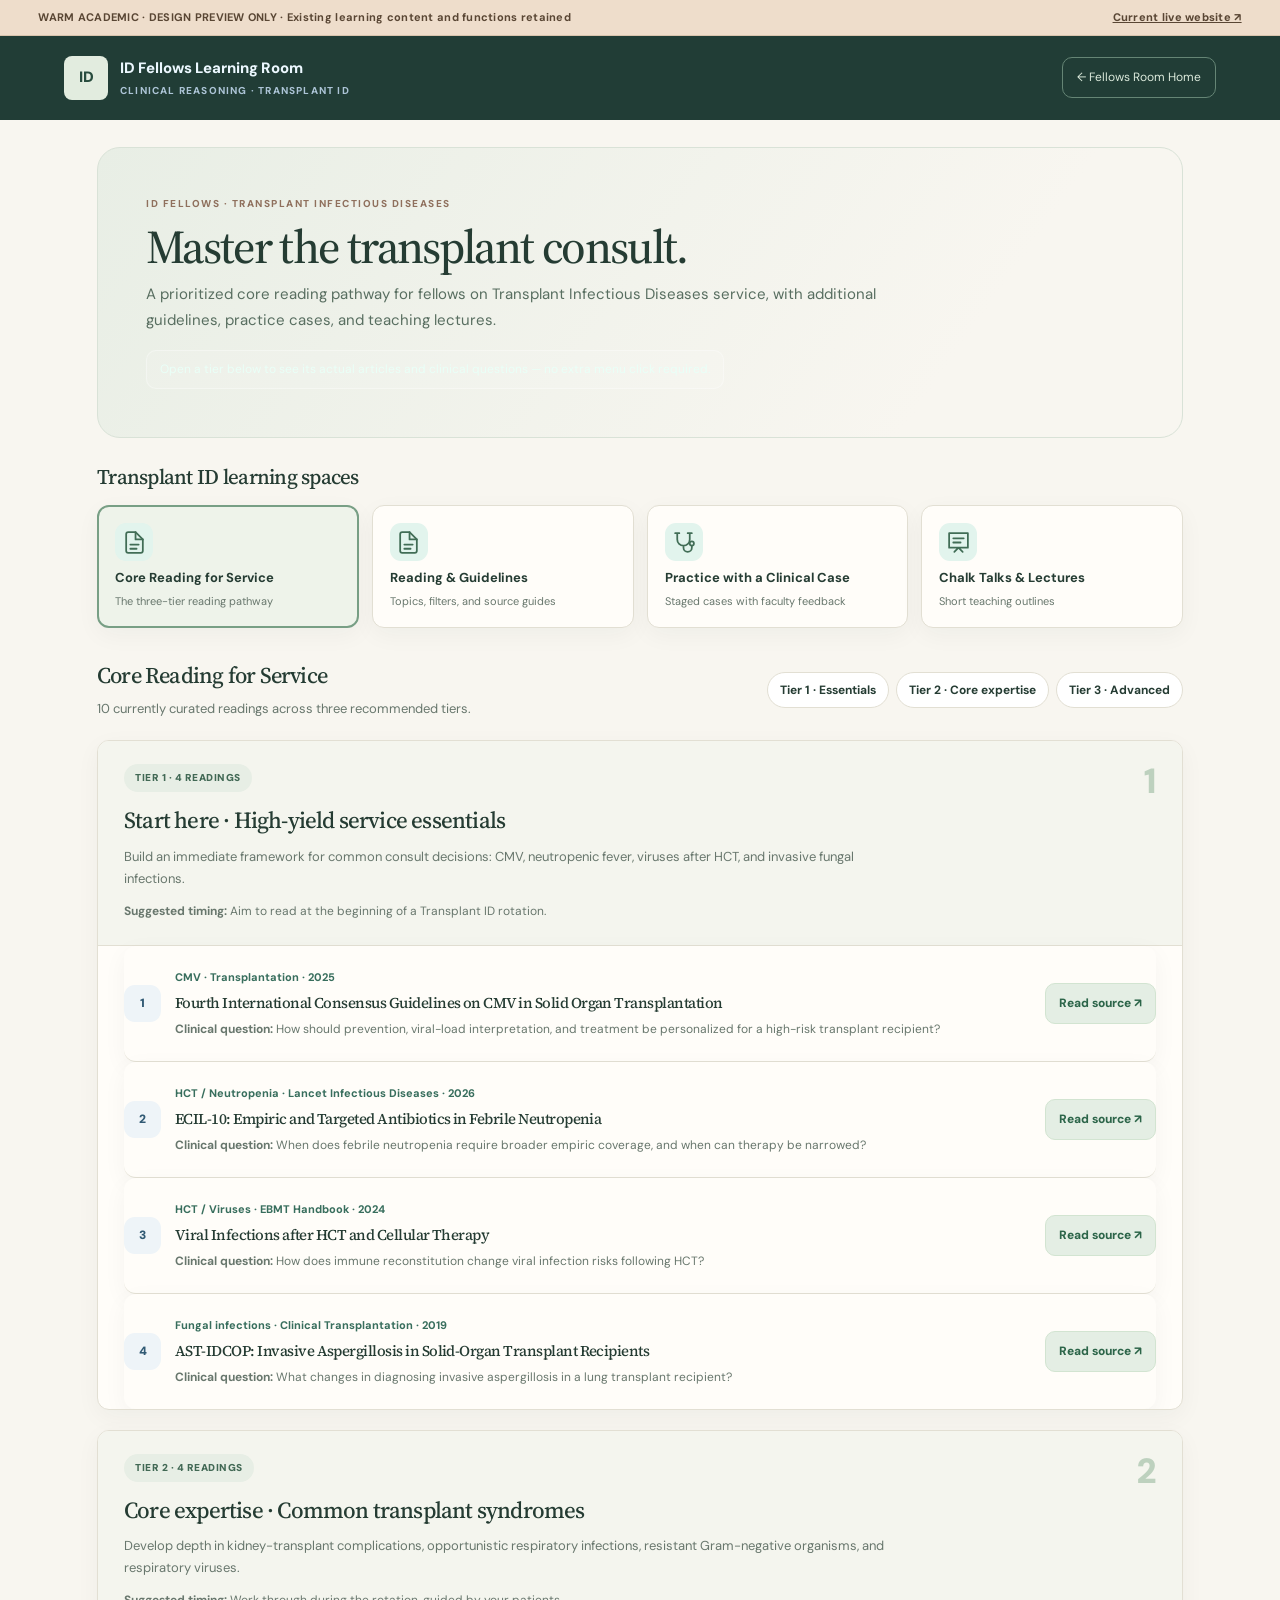
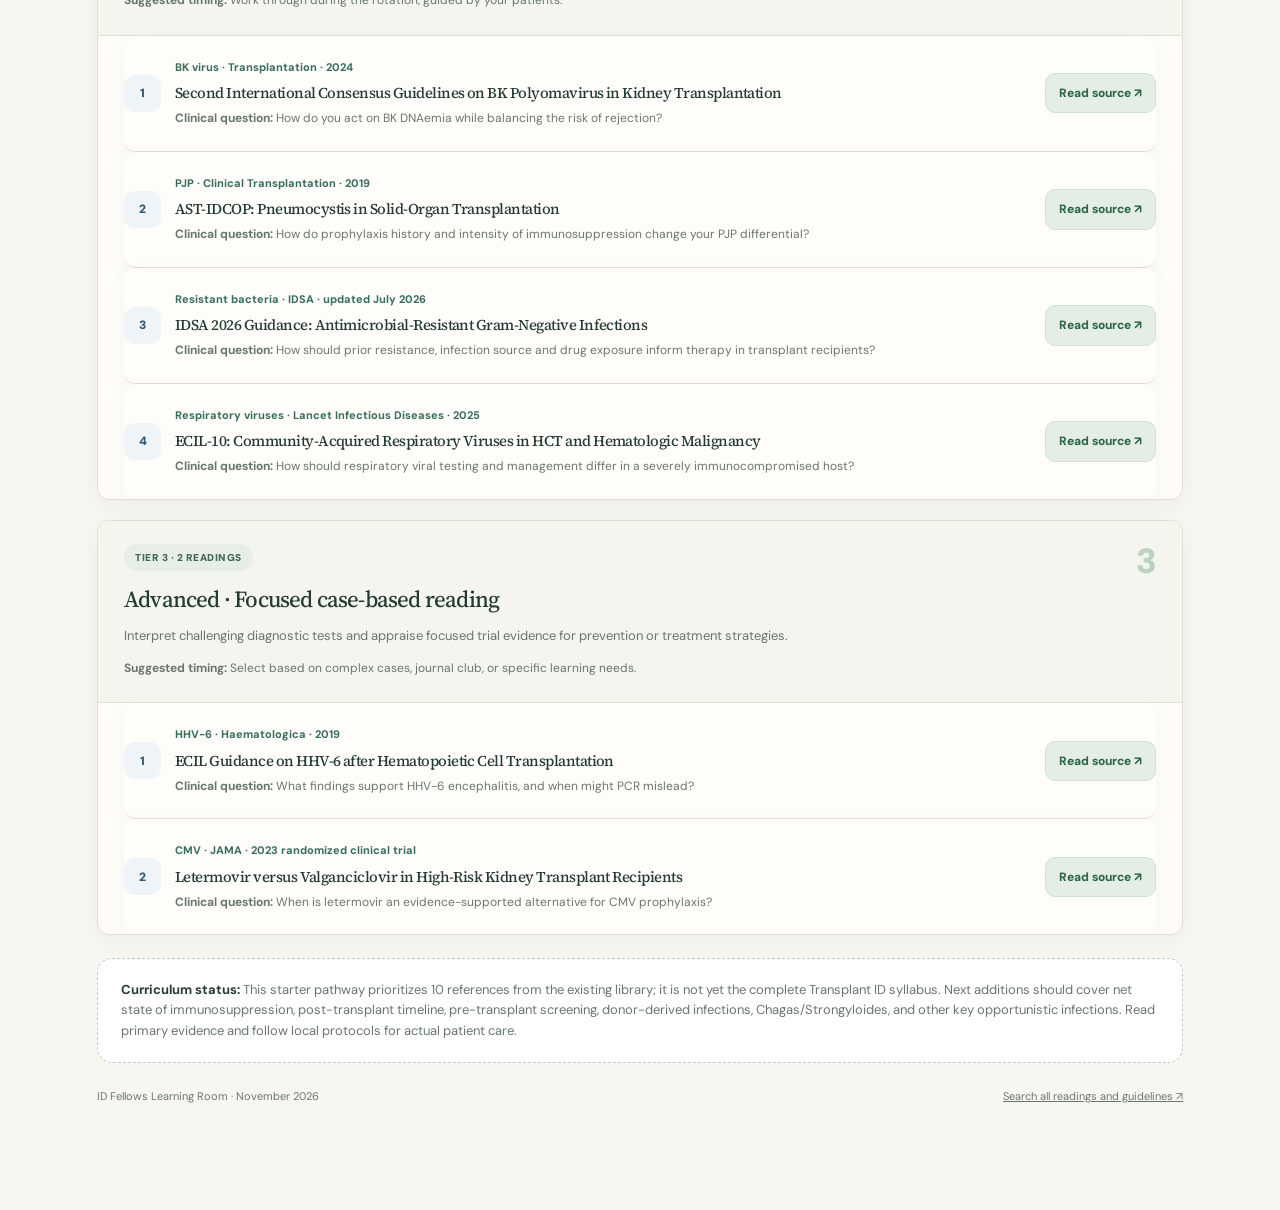
<file: design-preview/fellows/transplant-id/index.html>
<!doctype html>
<html lang="en"><head><meta charset="utf-8"><meta name="viewport" content="width=device-width, initial-scale=1"><meta name="description" content="Tiered core reading pathway for Transplant Infectious Diseases fellows"><title>Transplant ID · Core Reading for Service</title>
<style>
:root{color-scheme:light;--bg:#eff4fa;--surface:#fff;--ink:#142640;--muted:#5d6e85;--line:#d8e2ed;--brand:#215c6c;--green:#0c8069;--navy:#111f39}
*{box-sizing:border-box}html{scroll-behavior:smooth}body{margin:0;background:var(--bg);color:var(--ink);font:15px/1.55 ui-sans-serif,system-ui,-apple-system,"Segoe UI",sans-serif}a{color:inherit}a:focus-visible{outline:3px solid #e6a834;outline-offset:4px;border-radius:5px}
header{background:var(--navy);color:#ecf8ff;padding:20px clamp(18px,5vw,80px);display:flex;align-items:center;justify-content:space-between;gap:15px;flex-wrap:wrap}
.brand{display:flex;align-items:center;gap:12px;text-decoration:none;font-size:15px;font-weight:800}.brandicon{display:grid;place-items:center;width:44px;height:44px;border-radius:13px;background:#c4efe1;color:#173b4c;font-weight:900}.brand small{display:block;font-size:10px;color:#acc4d6;text-transform:uppercase;letter-spacing:.12em;margin-top:3px}
.back{font-size:12px;color:#baf0de;text-decoration:none;border:1px solid #44627b;border-radius:10px;padding:10px 14px}
main{max-width:1170px;margin:0 auto;padding:27px clamp(16px,4vw,42px) 80px}
.hero{background:linear-gradient(115deg,#182955,#284798 75%,#3b5faf);color:#fff;border-radius:23px;padding:clamp(26px,4vw,48px);margin-bottom:23px}
.kicker{color:#b9f2dd;text-transform:uppercase;font-size:11px;font-weight:900;letter-spacing:.15em}.hero h1{font-size:clamp(32px,5vw,50px);margin:10px 0 8px;letter-spacing:-.05em;line-height:1.1}.hero p{color:#e4ecff;max-width:760px;margin:0 0 17px}.hero .hint{font-size:12px;display:inline-block;background:#ffffff1c;border:1px solid #ffffff55;border-radius:10px;padding:9px 13px;color:#e9fff7}
h2{letter-spacing:-.04em}.sectiontitle{font-size:21px;margin:18px 0 12px}
.menu{display:grid;grid-template-columns:repeat(4,minmax(0,1fr));gap:13px;margin:0 0 31px}.menuitem{background:var(--surface);text-decoration:none;border:1px solid var(--line);border-radius:15px;padding:17px;display:flex;flex-direction:column;gap:8px;box-shadow:0 8px 23px #1534510b}.menuitem:hover{border-color:#74cdb2;transform:translateY(-2px)}.menuitem.active{border:2px solid #0a8c70;padding:16px}.menuitem .symbol{display:grid;place-items:center;background:#e2f4ed;color:#0e7e69;border-radius:11px;font-size:21px;width:38px;height:38px}.menuitem strong{font-size:13px;line-height:1.32}.menuitem small{font-size:11px;color:var(--muted);line-height:1.45}
.overview{display:flex;flex-wrap:wrap;align-items:center;justify-content:space-between;gap:14px;margin-bottom:20px}.overview h2{margin:0}.overview p{color:var(--muted);font-size:13px;margin:4px 0 0}.jump{display:flex;gap:7px;flex-wrap:wrap}.jump a{border:1px solid var(--line);background:#fff;border-radius:999px;padding:8px 12px;font-weight:700;text-decoration:none;font-size:12px}.jump a:hover{border-color:#73cbb5}
.tier{background:var(--surface);border:1px solid var(--line);border-radius:18px;box-shadow:0 8px 25px #1534510d;margin:0 0 20px;overflow:hidden;scroll-margin-top:20px}
.tierhead{display:flex;gap:15px;align-items:flex-start;justify-content:space-between;padding:23px 26px;background:linear-gradient(135deg,#fff,#f4f9fc);border-bottom:1px solid var(--line)}
.badge{display:inline-block;border-radius:999px;background:#e2f4ec;color:#0a7863;font-weight:900;font-size:10px;letter-spacing:.05em;text-transform:uppercase;padding:6px 11px}.tier h2{font-size:23px;margin:11px 0 7px}.tierhead p{color:var(--muted);font-size:13px;max-width:780px;margin:0 0 9px}.tierhead small{color:var(--muted);font-size:12px}.tiernumber{font-size:35px;color:#bcdccf;font-weight:900;line-height:1}
.readinglist{padding:0 26px}.reading{display:flex;gap:14px;align-items:center;padding:19px 0;border-bottom:1px solid var(--line)}.reading:last-child{border-bottom:0}.num{width:37px;height:37px;display:grid;place-items:center;border-radius:11px;background:#eef4f8;color:#315a74;font-weight:900;font-size:12px;flex:0 0 auto}.details{flex:1;min-width:0}.meta{font-size:11px;color:var(--green);font-weight:750}.reading h3{font-size:15px;line-height:1.36;margin:5px 0 5px;letter-spacing:-.02em}.reading .question{font-size:12px;color:var(--muted);margin:3px 0}.source{font-size:12px;white-space:nowrap;text-decoration:none;border-radius:10px;background:#edf4ff;border:1px solid #d0dcf0;color:#244c9b;padding:10px 13px;font-weight:800}.source:hover{background:#dfeafc}
.note{padding:21px 23px;background:#fff;border:1px dashed #b4c9da;border-radius:15px;font-size:13px;color:var(--muted);margin-top:23px}.note strong{color:var(--ink)}.foot{display:flex;gap:12px;justify-content:space-between;flex-wrap:wrap;font-size:11px;color:var(--muted);padding:25px 0}
@media(max-width:900px){.menu{grid-template-columns:repeat(2,1fr)}}@media(max-width:600px){.menu{gap:9px}.menuitem{padding:12px}.menuitem.active{padding:11px}.tierhead,.readinglist{padding-left:17px;padding-right:17px}.reading{flex-wrap:wrap;gap:9px}.details{flex-basis:calc(100% - 50px)}.source{margin-left:46px}.tiernumber{font-size:27px}}
</style><meta name="robots" content="noindex,nofollow"><link rel="stylesheet" href="../../theme.css"><title>Warm Academic Preview · Transplant ID</title></head><body><div class="wa-preview-banner"><span>WARM ACADEMIC · DESIGN PREVIEW ONLY · Existing learning content and functions retained</span><a href="https://miguelac54-lgtm.github.io/id-reading-room/" target="_blank" rel="noopener">Current live website ↗</a></div>
<header><a class="brand" href="../"><span class="brandicon">ID</span><span>ID Fellows Learning Room<small>Clinical reasoning · Transplant ID</small></span></a><a class="back" href="../">← Fellows Room Home</a></header>
<main>
<section class="hero"><div class="kicker">ID FELLOWS · TRANSPLANT INFECTIOUS DISEASES</div><h1>Master the transplant consult.</h1><p>A prioritized core reading pathway for fellows on Transplant Infectious Diseases service, with additional guidelines, practice cases, and teaching lectures.</p><div class="hint">Open a tier below to see its actual articles and clinical questions — no extra menu click required.</div></section>
<h2 class="sectiontitle">Transplant ID learning spaces</h2>
<nav class="menu" aria-label="Transplant ID section choices"><a class="menuitem active" href="#core"><span class="symbol"><span class="wa-icon wa-file"></span></span><strong>Core Reading for Service</strong><small>The three-tier reading pathway</small></a><a class="menuitem " href="../?section=readings"><span class="symbol"><span class="wa-icon wa-file"></span></span><strong>Reading &amp; Guidelines</strong><small>Topics, filters, and source guides</small></a><a class="menuitem " href="../?section=cases"><span class="symbol"><span class="wa-icon wa-case"></span></span><strong>Practice with a Clinical Case</strong><small>Staged cases with faculty feedback</small></a><a class="menuitem " href="../?section=talks"><span class="symbol"><span class="wa-icon wa-presentation"></span></span><strong>Chalk Talks &amp; Lectures</strong><small>Short teaching outlines</small></a></nav>
<section id="core"><div class="overview"><div><h2>Core Reading for Service</h2><p>10 currently curated readings across three recommended tiers.</p></div><nav class="jump" aria-label="Jump to reading tier"><a href="#tier-1">Tier 1 · Essentials</a><a href="#tier-2">Tier 2 · Core expertise</a><a href="#tier-3">Tier 3 · Advanced</a></nav></div></section>
<section class="tier" id="tier-1">
<div class="tierhead"><div><div class="badge">Tier 1 · 4 readings</div><h2>Start here · High-yield service essentials</h2><p>Build an immediate framework for common consult decisions: CMV, neutropenic fever, viruses after HCT, and invasive fungal infections.</p><small><strong>Suggested timing:</strong> Aim to read at the beginning of a Transplant ID rotation.</small></div><div class="tiernumber">1</div></div>
<div class="readinglist"><article class="reading"><span class="num">1</span><div class="details"><span class="meta">CMV · Transplantation · 2025</span><h3>Fourth International Consensus Guidelines on CMV in Solid Organ Transplantation</h3><p class="question"><strong>Clinical question:</strong> How should prevention, viral-load interpretation, and treatment be personalized for a high-risk transplant recipient?</p></div><a class="source" href="https://pmc.ncbi.nlm.nih.gov/articles/PMC12180710/" target="_blank" rel="noopener noreferrer">Read source <span aria-hidden="true">↗</span></a></article><article class="reading"><span class="num">2</span><div class="details"><span class="meta">HCT / Neutropenia · Lancet Infectious Diseases · 2026</span><h3>ECIL-10: Empiric and Targeted Antibiotics in Febrile Neutropenia</h3><p class="question"><strong>Clinical question:</strong> When does febrile neutropenia require broader empiric coverage, and when can therapy be narrowed?</p></div><a class="source" href="https://pubmed.ncbi.nlm.nih.gov/41314221/" target="_blank" rel="noopener noreferrer">Read source <span aria-hidden="true">↗</span></a></article><article class="reading"><span class="num">3</span><div class="details"><span class="meta">HCT / Viruses · EBMT Handbook · 2024</span><h3>Viral Infections after HCT and Cellular Therapy</h3><p class="question"><strong>Clinical question:</strong> How does immune reconstitution change viral infection risks following HCT?</p></div><a class="source" href="https://www.ncbi.nlm.nih.gov/books/NBK608315/" target="_blank" rel="noopener noreferrer">Read source <span aria-hidden="true">↗</span></a></article><article class="reading"><span class="num">4</span><div class="details"><span class="meta">Fungal infections · Clinical Transplantation · 2019</span><h3>AST-IDCOP: Invasive Aspergillosis in Solid-Organ Transplant Recipients</h3><p class="question"><strong>Clinical question:</strong> What changes in diagnosing invasive aspergillosis in a lung transplant recipient?</p></div><a class="source" href="https://pubmed.ncbi.nlm.nih.gov/30900296/" target="_blank" rel="noopener noreferrer">Read source <span aria-hidden="true">↗</span></a></article></div></section>
<section class="tier" id="tier-2">
<div class="tierhead"><div><div class="badge">Tier 2 · 4 readings</div><h2>Core expertise · Common transplant syndromes</h2><p>Develop depth in kidney-transplant complications, opportunistic respiratory infections, resistant Gram-negative organisms, and respiratory viruses.</p><small><strong>Suggested timing:</strong> Work through during the rotation, guided by your patients.</small></div><div class="tiernumber">2</div></div>
<div class="readinglist"><article class="reading"><span class="num">1</span><div class="details"><span class="meta">BK virus · Transplantation · 2024</span><h3>Second International Consensus Guidelines on BK Polyomavirus in Kidney Transplantation</h3><p class="question"><strong>Clinical question:</strong> How do you act on BK DNAemia while balancing the risk of rejection?</p></div><a class="source" href="https://pmc.ncbi.nlm.nih.gov/articles/PMC11335089/" target="_blank" rel="noopener noreferrer">Read source <span aria-hidden="true">↗</span></a></article><article class="reading"><span class="num">2</span><div class="details"><span class="meta">PJP · Clinical Transplantation · 2019</span><h3>AST-IDCOP: Pneumocystis in Solid-Organ Transplantation</h3><p class="question"><strong>Clinical question:</strong> How do prophylaxis history and intensity of immunosuppression change your PJP differential?</p></div><a class="source" href="https://pubmed.ncbi.nlm.nih.gov/31077616/" target="_blank" rel="noopener noreferrer">Read source <span aria-hidden="true">↗</span></a></article><article class="reading"><span class="num">3</span><div class="details"><span class="meta">Resistant bacteria · IDSA · updated July 2026</span><h3>IDSA 2026 Guidance: Antimicrobial-Resistant Gram-Negative Infections</h3><p class="question"><strong>Clinical question:</strong> How should prior resistance, infection source and drug exposure inform therapy in transplant recipients?</p></div><a class="source" href="https://www.idsociety.org/practice-guideline/amr-guidance/" target="_blank" rel="noopener noreferrer">Read source <span aria-hidden="true">↗</span></a></article><article class="reading"><span class="num">4</span><div class="details"><span class="meta">Respiratory viruses · Lancet Infectious Diseases · 2025</span><h3>ECIL-10: Community-Acquired Respiratory Viruses in HCT and Hematologic Malignancy</h3><p class="question"><strong>Clinical question:</strong> How should respiratory viral testing and management differ in a severely immunocompromised host?</p></div><a class="source" href="https://pubmed.ncbi.nlm.nih.gov/40885198/" target="_blank" rel="noopener noreferrer">Read source <span aria-hidden="true">↗</span></a></article></div></section>
<section class="tier" id="tier-3">
<div class="tierhead"><div><div class="badge">Tier 3 · 2 readings</div><h2>Advanced · Focused case-based reading</h2><p>Interpret challenging diagnostic tests and appraise focused trial evidence for prevention or treatment strategies.</p><small><strong>Suggested timing:</strong> Select based on complex cases, journal club, or specific learning needs.</small></div><div class="tiernumber">3</div></div>
<div class="readinglist"><article class="reading"><span class="num">1</span><div class="details"><span class="meta">HHV-6 · Haematologica · 2019</span><h3>ECIL Guidance on HHV-6 after Hematopoietic Cell Transplantation</h3><p class="question"><strong>Clinical question:</strong> What findings support HHV-6 encephalitis, and when might PCR mislead?</p></div><a class="source" href="https://pmc.ncbi.nlm.nih.gov/articles/PMC6821622/" target="_blank" rel="noopener noreferrer">Read source <span aria-hidden="true">↗</span></a></article><article class="reading"><span class="num">2</span><div class="details"><span class="meta">CMV · JAMA · 2023 randomized clinical trial</span><h3>Letermovir versus Valganciclovir in High-Risk Kidney Transplant Recipients</h3><p class="question"><strong>Clinical question:</strong> When is letermovir an evidence-supported alternative for CMV prophylaxis?</p></div><a class="source" href="https://pmc.ncbi.nlm.nih.gov/articles/PMC10245286/" target="_blank" rel="noopener noreferrer">Read source <span aria-hidden="true">↗</span></a></article></div></section>
<div class="note"><strong>Curriculum status:</strong> This starter pathway prioritizes 10 references from the existing library; it is not yet the complete Transplant ID syllabus. Next additions should cover net state of immunosuppression, post-transplant timeline, pre-transplant screening, donor-derived infections, Chagas/Strongyloides, and other key opportunistic infections. Read primary evidence and follow local protocols for actual patient care.</div>
<footer class="foot"><span>ID Fellows Learning Room · November 2026</span><span><a href="../?section=readings">Search all readings and guidelines ↗</a></span></footer>
</main></body></html>
</file>
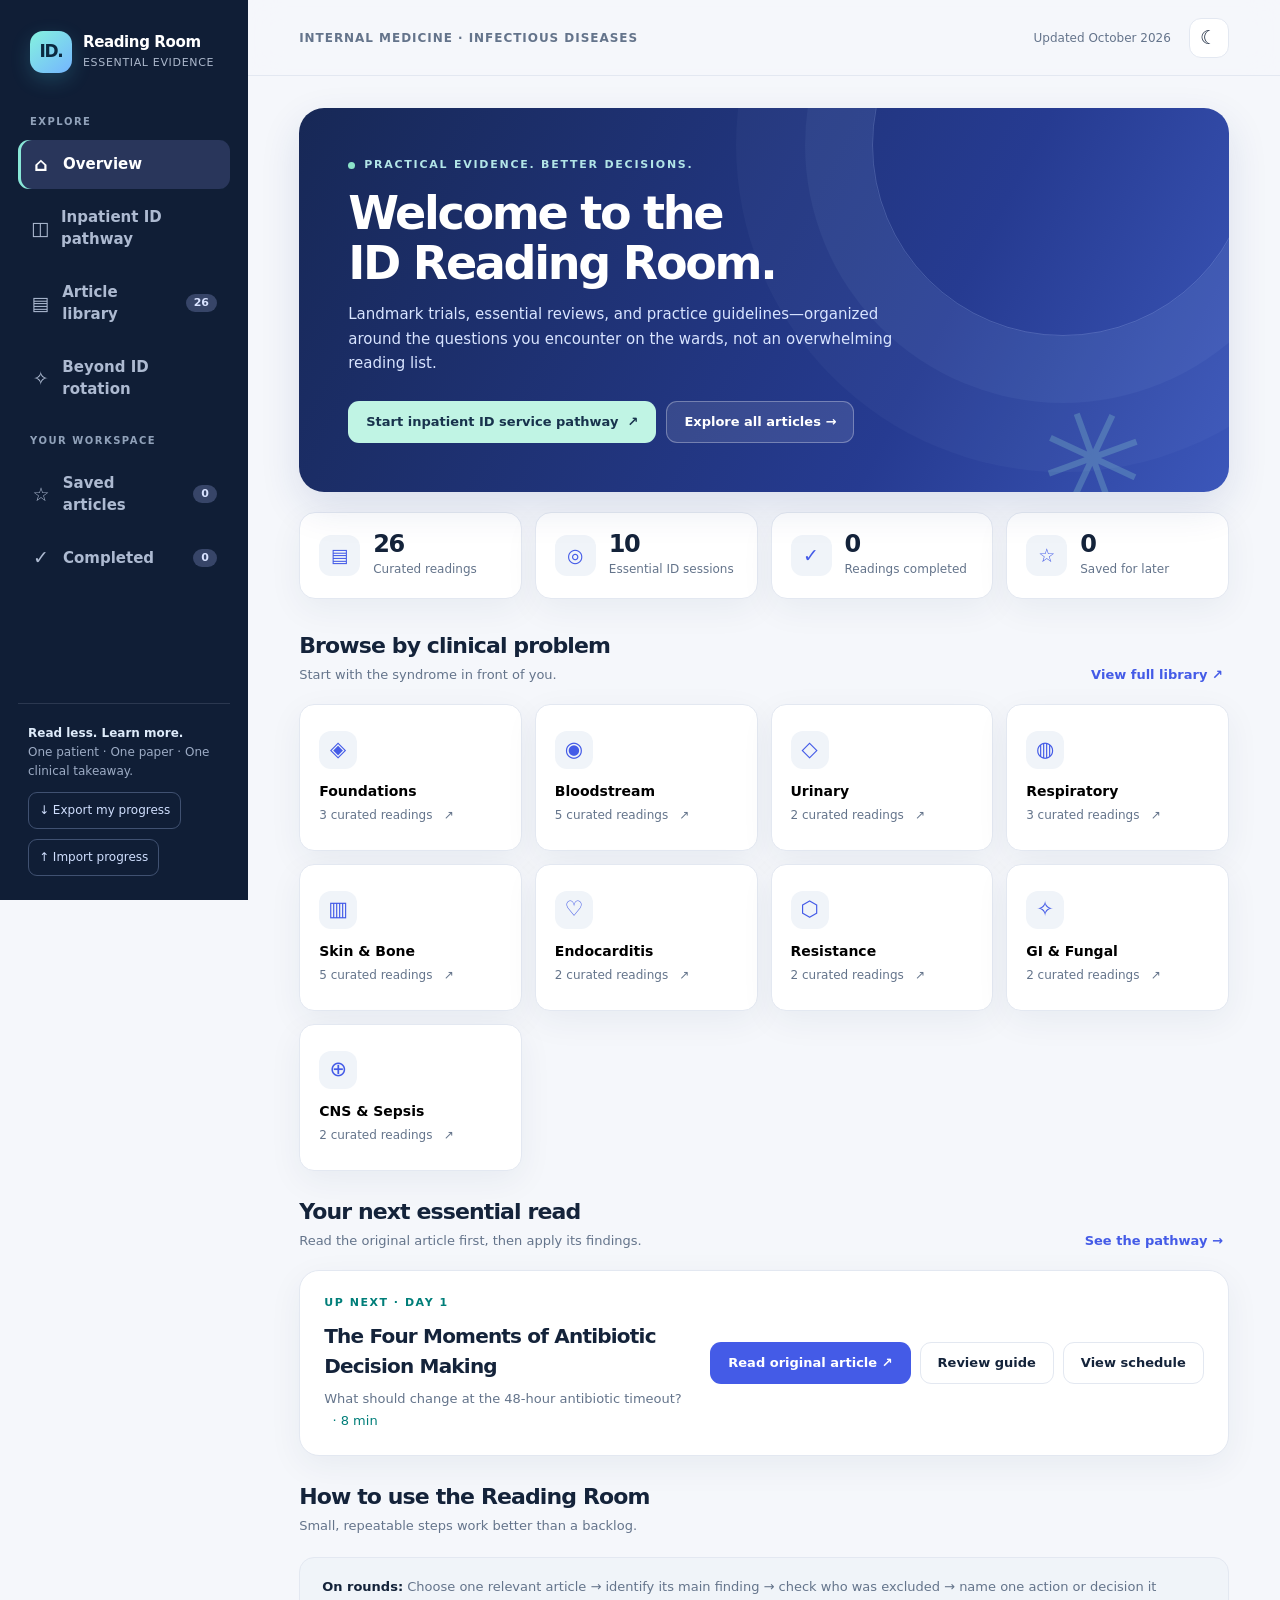
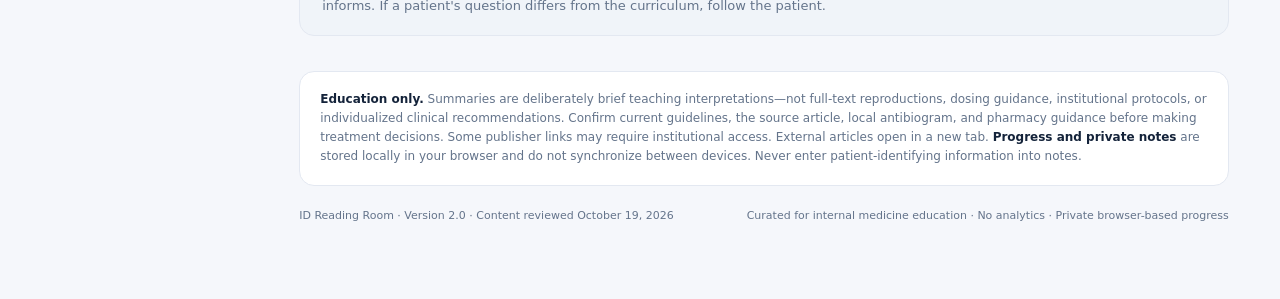
<file: ID_Reading_Room_v2_Preview.html>
<!doctype html>
<html lang="en">
<head>
  <meta charset="utf-8" />
  <meta name="viewport" content="width=device-width, initial-scale=1" />
  <meta name="color-scheme" content="light dark" />
  <meta name="description" content="ID Reading Room: a curated, practical evidence library and inpatient ID pathway and optional internal medicine reading for residents." />
  <title>ID Reading Room · Essential Evidence for Internal Medicine</title>
  <style>
    :root{--bg:#f5f7fb;--surface:#fff;--surface2:#f0f4f9;--line:#e3e8f1;--ink:#14233a;--muted:#64748b;--brand:#445be7;--brandDeep:#273cc3;--teal:#007e79;--pill:#edf0ff;--navy:#101e36;--navmuted:#acb8cc;--shadow:0 10px 34px rgba(24,47,89,.06);--radius:18px;--focus:#ffca58; color-scheme:light}
    [data-theme="dark"]{--bg:#0b1423;--surface:#142139;--surface2:#1b2a45;--line:#2b3c56;--ink:#edf5ff;--muted:#a2b3ca;--brand:#92a3ff;--brandDeep:#b5c0ff;--teal:#70d7ce;--pill:#243457;--navy:#07101f;--navmuted:#a0afc7;--shadow:0 10px 36px rgba(0,0,0,.17);color-scheme:dark}
    *{box-sizing:border-box}html{scroll-behavior:smooth}body{margin:0;background:var(--bg);color:var(--ink);font:15px/1.5 Inter,ui-sans-serif,system-ui,-apple-system,"Segoe UI",sans-serif}button,input,select,textarea{font:inherit}button{cursor:pointer}a{color:inherit}button:disabled{opacity:.46;cursor:not-allowed}a:focus-visible,button:focus-visible,input:focus-visible,select:focus-visible,textarea:focus-visible{outline:3px solid var(--focus);outline-offset:3px}svg{display:block}h1,h2,h3,p{margin-top:0}h1,h2,h3{letter-spacing:-.04em}p{line-height:1.65}.hidden{display:none!important}.skip{position:absolute;left:-999px;top:12px;z-index:90;padding:12px 16px;background:#fff;color:#13243e;border-radius:10px}.skip:focus{left:12px}
    .app{display:flex;min-height:100vh}.sidebar{width:248px;flex:0 0 248px;background:var(--navy);color:#fff;display:flex;flex-direction:column;padding:31px 18px 24px;position:sticky;top:0;align-self:flex-start;height:100vh;overflow-y:auto}.brand{display:flex;align-items:center;gap:11px;padding:0 12px 26px;text-decoration:none}.brandmark{display:grid;place-items:center;width:42px;height:42px;background:linear-gradient(140deg,#85f3df,#74b5ff);border-radius:13px;color:#0b2940;font-size:17px;font-weight:900;letter-spacing:-.08em;box-shadow:0 7px 20px rgba(74,203,229,.2)}.brand strong{display:block;font-size:15px;letter-spacing:-.025em;line-height:1.25}.brand small{display:block;color:var(--navmuted);font-size:11px;margin-top:3px;letter-spacing:.06em;text-transform:uppercase}.side-label{color:#91a2ba;font-size:10px;font-weight:850;letter-spacing:.15em;text-transform:uppercase;margin:15px 12px 11px}.navbutton{display:flex;align-items:center;width:100%;gap:12px;border:0;background:transparent;color:#adbad1;text-align:left;border-radius:11px;padding:13px 13px;font-weight:650;margin-bottom:4px;transition:background .15s,color .15s}.navbutton:hover{background:#1b2b48;color:#fff}.navbutton.active{background:#29365b;color:white;box-shadow:inset 3px 0 0 #88e7d7}.navbutton .navicon{width:20px;text-align:center;font-size:19px;line-height:1}.navbutton .navcount{margin-left:auto;color:#d9e3ff;border-radius:50px;background:#374568;font-size:11px;padding:1px 8px}.sidebar-bottom{margin-top:auto;padding:20px 10px 0;border-top:1px solid #2b3850;color:#9dacc5;font-size:12px;line-height:1.6}.sidebar-bottom b{color:#deebfa}.sidebar-bottom button{margin-top:10px;background:transparent;color:#d0dffe;border:1px solid #405171;padding:8px 10px;border-radius:9px}
    .workspace{flex:1;min-width:0}.topbar{position:sticky;top:0;z-index:10;height:76px;display:flex;align-items:center;justify-content:space-between;gap:15px;padding:0 clamp(20px,4vw,55px);background:color-mix(in srgb,var(--bg) 90%,transparent);backdrop-filter:blur(16px);border-bottom:1px solid var(--line)}.top-label{font-size:12px;font-weight:730;color:var(--muted);letter-spacing:.08em;text-transform:uppercase}.top-right{display:flex;align-items:center;gap:10px}.top-tag{font-size:12px;color:var(--muted);margin-right:8px}.iconbutton{border:1px solid var(--line);border-radius:12px;background:var(--surface);color:var(--ink);width:40px;height:40px;display:grid;place-items:center;font-size:19px}.iconbutton:hover{border-color:var(--brand)}.content{max-width:1420px;margin:0 auto;padding:32px clamp(20px,4vw,55px) 75px}.view{display:none}.view.active{display:block;animation:rise .23s ease-out}@keyframes rise{from{opacity:.3;transform:translateY(6px)}to{opacity:1;transform:translateY(0)}}
    .hero{position:relative;overflow:hidden;background:linear-gradient(117deg,#172856,#263b91 67%,#3c57ba);color:#fff;border-radius:25px;padding:clamp(28px,4vw,49px);box-shadow:0 15px 40px rgba(27,48,122,.12);min-height:271px}.hero:before{content:"";width:380px;height:380px;border:1px solid rgba(190,215,255,.22);border-radius:50%;position:absolute;right:-25px;top:-154px;box-shadow:0 0 0 67px rgba(180,213,255,.055),0 0 0 136px rgba(180,213,255,.035);pointer-events:none}.hero:after{content:"✳";font-size:128px;color:rgba(160,239,216,.23);line-height:1;position:absolute;right:82px;bottom:-32px;transform:rotate(-20deg);pointer-events:none}.hero-text{max-width:720px;position:relative;z-index:1}.eyebrow{display:flex;align-items:center;gap:9px;color:#b2e5e7;font-size:11px;font-weight:850;letter-spacing:.16em;text-transform:uppercase;margin-bottom:14px}.eyebrow .dot{height:7px;width:7px;background:#8be4c9;border-radius:50%}.hero h1{font-size:clamp(29px,3.6vw,48px);font-weight:790;line-height:1.1;margin-bottom:13px;letter-spacing:-.05em}.hero p{font-size:15px;max-width:570px;color:#d8e4ff;margin-bottom:25px}.hero-actions{display:flex;gap:10px;flex-wrap:wrap}.btn{display:inline-flex;justify-content:center;align-items:center;gap:9px;background:var(--brand);color:white;border:1px solid transparent;border-radius:11px;min-height:42px;padding:10px 17px;font-weight:720;font-size:13px;text-decoration:none;line-height:1.2}.btn:hover{filter:brightness(1.07);transform:translateY(-1px)}.btn.secondary{color:var(--ink);background:var(--surface);border-color:var(--line)}.hero .btn{background:#c0f4e4;color:#18334d}.hero .btn.secondary{background:rgba(255,255,255,.10);border-color:rgba(255,255,255,.30);color:white}.btn.sm{padding:8px 12px;min-height:36px;font-size:12px}.btn.ghost{background:transparent;color:var(--ink);border-color:var(--line)}.btn.dark{background:#1a3159}
    .stats{display:grid;grid-template-columns:repeat(4,minmax(0,1fr));gap:13px;margin:20px 0 34px}.stat{display:flex;align-items:center;gap:13px;border-radius:16px;background:var(--surface);border:1px solid var(--line);padding:18px 19px;box-shadow:var(--shadow)}.stat .stat-icon{width:41px;height:41px;border-radius:12px;background:var(--surface2);display:grid;place-items:center;color:var(--brand);font-size:19px}.stat strong{font-size:24px;line-height:1.1;display:block;letter-spacing:-.06em}.stat small{color:var(--muted);font-size:12px}.sectionbar{display:flex;align-items:end;justify-content:space-between;gap:12px;margin:28px 0 18px}.sectionbar h2{font-size:22px;line-height:1.2;margin:0}.sectionbar p{margin:5px 0 0;font-size:13px;color:var(--muted)}.textlink{border:0;background:none;color:var(--brand);font-weight:750;font-size:13px;white-space:nowrap}.textlink:hover{text-decoration:underline}.topic-grid{display:grid;grid-template-columns:repeat(4,minmax(0,1fr));gap:13px}.topic-tile{border:1px solid var(--line);background:var(--surface);border-radius:15px;padding:19px;text-align:left;min-height:147px;box-shadow:var(--shadow);transition:transform .15s,border-color .15s}.topic-tile:hover{transform:translateY(-3px);border-color:var(--brand)}.topic-symbol{display:grid;place-items:center;width:38px;height:38px;border-radius:12px;background:var(--surface2);color:var(--brand);font-size:21px;margin-bottom:13px}.topic-tile strong{display:block;font-size:14px;line-height:1.3}.topic-tile small{color:var(--muted);font-size:12px;margin-top:6px;display:block}
    .feature-panel{border-radius:20px;background:var(--surface);border:1px solid var(--line);padding:24px;display:flex;gap:24px;align-items:center;justify-content:space-between;box-shadow:var(--shadow)}.feature-label{font-size:11px;font-weight:800;letter-spacing:.14em;text-transform:uppercase;color:var(--teal);margin-bottom:10px}.feature-panel h3{font-size:20px;margin-bottom:7px}.feature-panel p{color:var(--muted);font-size:13px;margin:0;max-width:720px}.feature-actions{display:flex;gap:9px;flex-wrap:wrap;flex-shrink:0}
    .pagehead{display:flex;align-items:start;justify-content:space-between;gap:20px;margin-bottom:24px}.pagehead h1{font-size:clamp(26px,3vw,35px);margin:0 0 7px}.pagehead p{color:var(--muted);font-size:14px;max-width:720px;margin:0}.mini-heading{color:var(--teal);font-weight:850;text-transform:uppercase;letter-spacing:.12em;font-size:11px;margin-bottom:7px}
    .toolbar{padding:16px;border:1px solid var(--line);background:var(--surface);border-radius:16px;display:flex;flex-wrap:wrap;gap:11px;align-items:center;margin-bottom:16px}.searchwrap{display:flex;align-items:center;gap:9px;padding:0 13px;border:1px solid var(--line);border-radius:11px;flex:1;min-width:235px;background:var(--bg);height:45px}.searchwrap:focus-within{border-color:var(--brand)}.searchwrap span{color:var(--muted);font-size:18px}.searchwrap input{outline:none;border:0;background:transparent;color:var(--ink);min-width:50px;flex:1;font-size:13px}.filterselect{border:1px solid var(--line);color:var(--ink);border-radius:11px;background:var(--surface);height:45px;padding:0 12px;min-width:160px;font-size:13px}.filter-results{font-size:12px;color:var(--muted);margin-bottom:14px;display:flex;justify-content:space-between;align-items:center;gap:8px}.article-grid{display:grid;grid-template-columns:repeat(2,minmax(0,1fr));gap:15px}.article-card{background:var(--surface);border:1px solid var(--line);border-radius:16px;padding:21px;box-shadow:var(--shadow);display:flex;flex-direction:column;min-height:272px;position:relative;transition:border-color .15s,transform .15s}.article-card:hover{border-color:color-mix(in srgb,var(--brand) 55%,var(--line));transform:translateY(-2px)}.cardtop{display:flex;align-items:center;gap:8px;flex-wrap:wrap;padding-right:38px}.chip{display:inline-flex;align-items:center;gap:5px;font-size:10px;font-weight:800;border-radius:999px;padding:5px 10px;background:var(--pill);color:var(--brandDeep);letter-spacing:.015em}.chip.type{background:var(--surface2);color:var(--muted)}.chip.core{background:#e8f8f3;color:#087969}[data-theme="dark"] .chip.core{background:#17483f;color:#a8f4e0}.starbtn{position:absolute;top:16px;right:18px;border:1px solid var(--line);border-radius:10px;background:var(--surface);height:33px;width:33px;color:var(--muted);font-size:18px}.starbtn.selected{color:#e6ad24;background:#fff8e1;border-color:#f0d886}.article-title{font-size:18px;line-height:1.28;margin:14px 0 8px;letter-spacing:-.03em}.article-question{color:var(--muted);font-size:13px;line-height:1.5;margin:0 0 12px;flex:1}.article-meta{display:flex;gap:6px;flex-wrap:wrap;color:var(--muted);font-size:11px;margin-bottom:16px}.article-meta span:not(:last-child):after{content:"·";padding-left:6px}.cardfooter{padding-top:14px;border-top:1px solid var(--line);display:flex;align-items:center;justify-content:space-between;gap:8px}.readflag{display:flex;align-items:center;gap:6px;font-weight:670;font-size:11px;color:var(--muted)}.readflag.complete{color:var(--teal)}.empty{padding:42px 26px;text-align:center;background:var(--surface);border:1px dashed var(--line);border-radius:15px;grid-column:1/-1;color:var(--muted)}.empty h3{color:var(--ink);margin:8px 0}
    .progress{width:100%;height:10px;border-radius:50px;background:var(--surface2);overflow:hidden}.progress > div{height:100%;border-radius:50px;background:linear-gradient(90deg,#2dc6a6,#5f81f5);width:0%;transition:width .35s}.path-overview{background:var(--surface);border:1px solid var(--line);border-radius:20px;padding:23px;margin-bottom:20px}.path-overview h3{margin:0 0 5px;font-size:17px}.path-overview p{font-size:13px;color:var(--muted);margin-bottom:13px}.pathbar{display:flex;align-items:center;gap:14px;margin-top:8px}.pathbar strong{white-space:nowrap;color:var(--teal);font-size:13px}.week-grid{display:grid;grid-template-columns:repeat(2,minmax(0,1fr));gap:17px}.week{padding:22px;background:var(--surface);border:1px solid var(--line);border-radius:20px}.weekhead{display:flex;justify-content:space-between;gap:12px;align-items:center;margin-bottom:17px}.weekhead h2{font-size:20px;margin:0}.weekhead .chip{font-size:10px}.lesson{display:flex;align-items:start;gap:12px;width:100%;text-align:left;background:none;border:0;padding:14px 0;border-top:1px solid var(--line);color:var(--ink)}.lesson:hover .lesson-title{color:var(--brand)}.daynum{width:39px;height:39px;display:grid;place-items:center;border-radius:12px;background:var(--surface2);color:var(--brand);font-weight:800;font-size:12px;flex:0 0 auto}.daynum.done{background:#dff8f0;color:#07846a}.lesson-copy{flex:1;min-width:0}.lesson-title{display:block;font-size:14px;line-height:1.35;font-weight:760}.lesson-meta{display:block;color:var(--muted);font-size:11px;margin-top:3px}.lesson-desc{display:block;font-size:12px;color:var(--muted);margin-top:6px;line-height:1.45}.lesson-arrow{color:var(--muted);margin-top:7px}.tipbar{margin-top:20px;padding:19px 22px;border-radius:15px;background:var(--surface2);color:var(--muted);border:1px solid var(--line);font-size:13px}.tipbar b{color:var(--ink)}
    .bottomnotice{margin-top:35px;padding:18px 20px;background:var(--surface);border-radius:15px;border:1px solid var(--line);color:var(--muted);font-size:12px;line-height:1.6}.bottomnotice b{color:var(--ink)}.foot{margin-top:22px;display:flex;gap:10px;justify-content:space-between;color:var(--muted);font-size:11px;flex-wrap:wrap}
    .modalback{position:fixed;inset:0;background:rgba(8,19,37,.62);z-index:30;display:none;align-items:center;justify-content:center;padding:20px;backdrop-filter:blur(5px)}.modalback.open{display:flex}.modal{background:var(--surface);color:var(--ink);border:1px solid var(--line);border-radius:23px;width:min(750px,100%);max-height:min(92vh,920px);overflow:hidden;box-shadow:0 26px 75px rgba(0,0,0,.23);display:flex;flex-direction:column}.modalhead{padding:24px 27px 19px;border-bottom:1px solid var(--line);display:flex;gap:20px;justify-content:space-between}.modalhead h2{font-size:25px;line-height:1.2;margin:12px 0 0}.modal-close{align-self:flex-start;border:1px solid var(--line);background:var(--surface2);color:var(--ink);width:37px;height:37px;border-radius:11px;font-size:23px;line-height:1}.modal-scroll{overflow-y:auto;padding:22px 27px 27px}.paper-meta{color:var(--muted);font-size:12px;line-height:1.55;margin-bottom:18px}.clinical-question{padding:17px 19px;border-radius:13px;background:var(--surface2);border-left:3px solid var(--brand);margin-bottom:21px}.clinical-question strong{display:block;color:var(--teal);font-size:11px;letter-spacing:.11em;text-transform:uppercase;margin-bottom:5px}.clinical-question p{font-size:15px;font-weight:660;margin:0}.detail-section{margin:19px 0}.detail-section h3{display:flex;align-items:center;gap:9px;font-size:14px;letter-spacing:0;margin-bottom:7px}.detail-section h3 .circle{width:24px;height:24px;border-radius:50%;background:var(--pill);color:var(--brandDeep);font-size:11px;display:grid;place-items:center}.detail-section p{color:var(--muted);font-size:13px;line-height:1.65;margin:0}.reflect{border-radius:13px;border:1px solid var(--line);padding:17px;margin:20px 0;background:var(--bg)}.reflect strong{display:block;font-size:13px;margin-bottom:7px}.reflect p{font-size:13px;color:var(--muted);margin-bottom:0}.notesarea{width:100%;min-height:86px;resize:vertical;background:var(--surface);color:var(--ink);border:1px solid var(--line);border-radius:11px;padding:12px;font-size:13px;margin-top:9px}.noteslabel{display:block;font-size:13px;font-weight:750;margin-top:16px}.notecaption{display:block;margin-top:5px;font-size:11px;color:var(--muted)}.modalfooter{border-top:1px solid var(--line);padding:15px 27px;display:flex;flex-wrap:wrap;align-items:center;gap:9px}.modalfooter .push{flex:1}.counter-pill{font-size:12px;color:var(--muted);padding:0 8px}.toast{position:fixed;left:50%;bottom:22px;transform:translateX(-50%) translateY(80px);background:#142948;color:#fff;border:1px solid #34547e;border-radius:11px;padding:11px 16px;font-size:13px;z-index:100;opacity:0;transition:transform .22s,opacity .22s;pointer-events:none;box-shadow:0 12px 22px rgba(0,0,0,.2)}.toast.show{opacity:1;transform:translateX(-50%) translateY(0)}
    .mobilebar{display:none}.onlymobile{display:none}.checkboxrow{display:flex;align-items:center;gap:7px;color:var(--muted);font-size:13px;white-space:nowrap}.checkboxrow input{accent-color:var(--brand);width:16px;height:16px}.smallsummary{color:var(--muted);font-size:12px}.resets{margin-top:20px;display:flex;flex-wrap:wrap;gap:10px}.meta-kicker{font-size:11px;color:var(--muted)}
    @media(max-width:1240px){.topic-grid{grid-template-columns:repeat(2,minmax(0,1fr))}.sidebar{width:215px;flex-basis:215px}.stats{grid-template-columns:repeat(2,minmax(0,1fr))}}
    @media(max-width:900px){.sidebar{display:none}.mobilebar{display:flex;position:fixed;bottom:0;left:0;right:0;z-index:20;background:var(--surface);border-top:1px solid var(--line);box-shadow:0 -7px 23px rgba(12,25,45,.08);justify-content:space-around;padding:8px 3px max(8px,env(safe-area-inset-bottom))}.mnav{display:flex;flex-direction:column;align-items:center;gap:1px;border:0;background:transparent;color:var(--muted);padding:4px 10px;font-size:10px;font-weight:730}.mnav span{font-size:20px}.mnav.active{color:var(--brand)}.onlymobile{display:block}.nonmobile{display:none}.content{padding-bottom:113px}.topbar{height:68px}.top-tag{display:none}}
    @media(max-width:680px){.content{padding:20px 15px 110px}.topbar{padding:0 15px}.hero{min-height:0;border-radius:18px;padding:28px 23px}.hero:before{right:-220px}.hero:after{display:none}.stats{gap:9px;margin:13px 0 26px}.stat{padding:13px;gap:10px;border-radius:13px}.stat .stat-icon{width:36px;height:36px}.stat strong{font-size:21px}.stat small{font-size:10px}.topic-grid{gap:9px}.topic-tile{padding:14px;min-height:137px}.article-grid,.week-grid{grid-template-columns:1fr}.feature-panel{display:block}.feature-actions{margin-top:16px}.toolbar{padding:11px}.searchwrap{min-width:100%;flex-basis:100%}.filterselect{min-width:0;flex:1}.pagehead{display:block}.pagehead .btn{margin-top:14px}.modalback{padding:7px;align-items:flex-end}.modal{max-height:96dvh;border-radius:20px 20px 10px 10px}.modalhead{padding:20px 19px 16px}.modal-scroll{padding:18px 19px}.modalfooter{padding:13px 19px}.modalhead h2{font-size:22px}.sectionbar{align-items:center}.sectionbar h2{font-size:20px}.stat{flex-wrap:wrap}.foot{margin-bottom:12px}}
    @media(prefers-reduced-motion:reduce){*,*:before,*:after{animation-duration:0s!important;transition-duration:0s!important;scroll-behavior:auto!important}}
    @media print{.sidebar,.mobilebar,.topbar,.modalback,.toolbar,.feature-actions,.btn,.starbtn,.navbutton{display:none!important}.content{padding:0}.hero{color:#111;background:#fff;box-shadow:none;border:1px solid #aaa}.hero p,.eyebrow{color:#444}.view:not(.active){display:none!important}.article-card,.week,.stat,.topic-tile{box-shadow:none;break-inside:avoid}.article-grid{display:block}.article-card{min-height:0;margin:9px 0}.bottomnotice{break-inside:avoid}body{background:#fff}}

    .optional-head{margin-top:39px}.optional-progress{font-size:12px;color:var(--muted);margin:-6px 0 14px}.week.optional{border-style:dashed}.week.optional .weekhead .chip{background:var(--surface2);color:var(--teal)}
    .foundations{display:grid;gap:10px;margin-bottom:27px}.foundation-item{display:flex;align-items:center;justify-content:space-between;flex-wrap:wrap;gap:12px;padding:16px 18px;border:1px solid var(--line);background:var(--surface);border-radius:14px}.foundation-item h3{font-size:14px;margin:0 0 3px;letter-spacing:-.01em}.foundation-item p{color:var(--muted);font-size:12px;margin:0}.foundation-actions{display:flex;gap:8px;align-items:center;flex-wrap:wrap}.status-pill{color:var(--muted);font-size:11px;font-weight:700}.status-pill.done{color:var(--teal)}
    .first-read{border:1px solid color-mix(in srgb,var(--teal) 25%,var(--line));border-radius:15px;padding:18px;margin-bottom:17px;background:color-mix(in srgb,var(--teal) 6%,var(--surface))}.first-read .kicker{color:var(--teal);font-size:11px;font-weight:850;letter-spacing:.1em;text-transform:uppercase}.first-read p{font-size:12px;color:var(--muted);margin:7px 0 12px}.media-panel{background:var(--surface2);border-radius:14px;padding:14px 17px;margin:16px 0}.media-panel h3{font-size:13px;letter-spacing:0;margin:0 0 7px}.media-panel p{font-size:12px;color:var(--muted);margin:4px 0 10px}.media-actions{display:flex;align-items:center;gap:8px;flex-wrap:wrap}.media-note{display:block;margin-top:7px;color:var(--muted);font-size:11px}.video-note{font-size:12px;color:var(--muted);border-left:3px solid var(--line);padding:9px 12px;margin-top:12px}
    .cardfooter .cardactions{display:flex;align-items:center;gap:7px;flex-wrap:wrap;justify-content:flex-end}.cardfooter{flex-wrap:wrap}.tiny-link{font-size:11px;color:var(--brand);font-weight:700;text-decoration:none}.tiny-link:hover{text-decoration:underline}
    @media(max-width:680px){.foundation-item{align-items:stretch}.foundation-actions{width:100%;justify-content:space-between}.first-read .btn{width:100%}.media-actions .btn{flex:1}.cardfooter .cardactions{width:100%}.cardfooter .cardactions .btn{flex:1}}
  </style>
</head>
<body>
<a href="#maincontent" class="skip">Skip to content</a>
<div class="app">
  <aside class="sidebar" aria-label="Primary navigation">
    <a href="#home" class="brand" data-go="home" aria-label="ID Reading Room home"><span class="brandmark">ID.</span><span><strong>Reading Room</strong><small>Essential evidence</small></span></a>
    <div class="side-label">Explore</div>
    <button class="navbutton active" data-go="home"><span class="navicon">⌂</span> Overview</button>
    <button class="navbutton" data-go="pathway"><span class="navicon">◫</span> Inpatient ID pathway</button>
    <button class="navbutton" data-go="library"><span class="navicon">▤</span> Article library <span class="navcount" id="sidebar-count">25</span></button>
    <button class="navbutton" data-go="extras"><span class="navicon">✧</span> Beyond ID rotation</button>
    <div class="side-label">Your workspace</div>
    <button class="navbutton" data-go="saved"><span class="navicon">☆</span> Saved articles <span class="navcount" id="saved-count">0</span></button>
    <button class="navbutton" data-go="completed"><span class="navicon">✓</span> Completed <span class="navcount" id="completed-count">0</span></button>
    <div class="sidebar-bottom"><b>Read less. Learn more.</b><br>One patient · One paper · One clinical takeaway.<br><button id="export-btn">↓ Export my progress</button><button id="import-btn">↑ Import progress</button></div>
  </aside>
  <div class="workspace">
    <header class="topbar"><div class="top-label"><span class="onlymobile" style="color:var(--brand);font-weight:900;font-size:14px;letter-spacing:-.04em">ID. <span style="color:var(--ink)">Reading Room</span></span><span id="topbar-title" class="nonmobile">Internal medicine · Infectious diseases</span></div><div class="top-right"><span class="top-tag">Updated October 2026</span><button class="iconbutton" id="theme-btn" aria-label="Toggle dark mode" title="Toggle light/dark">☾</button></div></header>
    <main id="maincontent" class="content">
      <section id="view-home" class="view active" aria-label="Overview">
        <div class="hero"><div class="hero-text"><div class="eyebrow"><span class="dot"></span> Practical evidence. Better decisions.</div><h1>Welcome to the<br> ID Reading Room.</h1><p>Landmark trials, essential reviews, and practice guidelines—organized around the questions you encounter on the wards, not an overwhelming reading list.</p><div class="hero-actions"><button class="btn" data-go="pathway">Start inpatient ID service pathway <span>↗</span></button><button class="btn secondary" data-go="library">Explore all articles →</button></div></div></div>
        <div class="stats"><div class="stat"><span class="stat-icon">▤</span><div><strong id="stat-total">25</strong><small>Curated readings</small></div></div><div class="stat"><span class="stat-icon">◎</span><div><strong>10</strong><small>Essential ID sessions</small></div></div><div class="stat"><span class="stat-icon">✓</span><div><strong id="stat-complete">0</strong><small>Readings completed</small></div></div><div class="stat"><span class="stat-icon">☆</span><div><strong id="stat-saved">0</strong><small>Saved for later</small></div></div></div>
        <div class="sectionbar"><div><h2>Browse by clinical problem</h2><p>Start with the syndrome in front of you.</p></div><button class="textlink" data-go="library">View full library ↗</button></div>
        <div id="topic-grid" class="topic-grid"></div>
        <div class="sectionbar"><div><h2>Your next essential read</h2><p>Read the original article first, then apply its findings.</p></div><button class="textlink" data-go="pathway">See the pathway →</button></div>
        <div class="feature-panel" id="next-panel"></div>
        <div class="sectionbar"><div><h2>How to use the Reading Room</h2><p>Small, repeatable steps work better than a backlog.</p></div></div>
        <div class="tipbar"><b>On rounds:</b> Choose one relevant article → identify its main finding → check who was excluded → name one action or decision it informs. If a patient's question differs from the curriculum, follow the patient.</div>
      </section>
      <section id="view-pathway" class="view" aria-label="Two-week pathway">
        <div class="pagehead"><div><div class="mini-heading">10 essential sessions · Weeks 3–4 optional</div><h1>Inpatient ID service pathway</h1><p>Start with one reading per weekday during your two-week ID service. Open the original article first; then review the clinical question and how to apply the evidence on medicine rounds. Weeks 3–4 are completely optional.</p></div><button class="btn secondary" data-go="library">Browse extra readings ↗</button></div>
        <div class="path-overview"><h3>Pathway progress</h3><p>Only Weeks 1–2 count toward the essential pathway. Readings and notes are saved in this browser; use Export / Import to transfer them between devices. Account-based sync can be added later.</p><div class="pathbar"><div class="progress"><div id="path-progress"></div></div><strong id="path-progress-label">0 / 10</strong></div></div>
        <div class="week-grid" id="week-grid"></div>
        <div class="sectionbar optional-head"><div><div class="mini-heading">Flexible learning · Not required</div><h2>Optional Weeks 3 &amp; 4</h2><p>For an extended elective or for residents who want to go deeper. These do not affect essential pathway completion.</p></div></div>
        <div class="optional-progress" id="optional-progress"></div>
        <div class="week-grid" id="optional-week-grid"></div>
        <div class="tipbar"><b>Learning on service:</b> Replace an assigned paper with one that answers a question from your patient. The library is a scaffold for clinical learning, not a mandatory linear syllabus.</div>
      </section>
      <section id="view-extras" class="view" aria-label="Extras to read during internal medicine">
        <div class="pagehead"><div><div class="mini-heading">Beyond the ID consult rotation</div><h1>Extras for internal medicine</h1><p>Build a durable ID foundation throughout residency. You can mark papers you have already read, return to unread topics, or explore additional practical references at your own pace.</p></div><button class="btn secondary" data-go="library">Search all readings ↗</button></div>
        <div class="sectionbar"><div><h2>Foundations check-in</h2><p>Keep these essentials on your radar. “Already read” and “Not yet” are editable any time.</p></div></div>
        <div class="foundations" id="foundations-checklist"></div>
        <div class="sectionbar"><div><h2>Optional articles for medicine service</h2><p>Additional readings not assigned in Weeks 1–4.</p></div></div>
        <div class="article-grid" id="extra-grid"></div>
      </section>
      <section id="view-library" class="view" aria-label="Article library">
        <div class="pagehead"><div><div class="mini-heading">Evidence collection</div><h1>The article library</h1><p>Search by disease, organism, study, clinical question, or keyword. Filter by topic or article type and open each card for a one-minute summary.</p></div></div>
        <div id="toolbar-library" class="toolbar"></div><div id="summary-library" class="filter-results"></div><div id="grid-library" class="article-grid"></div>
      </section>
      <section id="view-saved" class="view" aria-label="Saved readings">
        <div class="pagehead"><div><div class="mini-heading">Personal workspace</div><h1>Saved for later</h1><p>Bookmark interesting articles during rounds and return to them when you have time.</p></div></div>
        <div id="toolbar-saved" class="toolbar"></div><div id="summary-saved" class="filter-results"></div><div id="grid-saved" class="article-grid"></div>
      </section>
      <section id="view-completed" class="view" aria-label="Completed readings">
        <div class="pagehead"><div><div class="mini-heading">Your learning history</div><h1>Completed readings</h1><p>A simple record of papers you have reviewed. You can reopen, revise notes, and unmark any reading.</p></div><div style="display:flex;gap:8px;flex-wrap:wrap"><button class="btn secondary" id="export-btn-main">↓ Export my progress</button><button class="btn secondary" id="import-btn-main">↑ Import progress</button></div></div>
        <div id="toolbar-completed" class="toolbar"></div><div id="summary-completed" class="filter-results"></div><div id="grid-completed" class="article-grid"></div>
      </section>
      <div class="bottomnotice"><b>Education only.</b> Summaries are deliberately brief teaching interpretations—not full-text reproductions, dosing guidance, institutional protocols, or individualized clinical recommendations. Confirm current guidelines, the source article, local antibiogram, and pharmacy guidance before making treatment decisions. Some publisher links may require institutional access. External articles open in a new tab. <b>Progress and private notes</b> are stored locally in your browser and do not synchronize between devices. Never enter patient-identifying information into notes.</div>
      <footer class="foot"><span>ID Reading Room · Version 2.0 · Content reviewed October 19, 2026</span><span>Curated for internal medicine education · No analytics · Private browser-based progress</span></footer>
    </main>
  </div>
</div>
<nav class="mobilebar" aria-label="Mobile navigation"><button class="mnav active" data-go="home"><span>⌂</span>Home</button><button class="mnav" data-go="pathway"><span>◫</span>Pathway</button><button class="mnav" data-go="library"><span>▤</span>Library</button><button class="mnav" data-go="extras"><span>✧</span>Extras</button><button class="mnav" data-go="saved"><span>☆</span>Saved</button><button class="mnav" data-go="completed"><span>✓</span>Done</button></nav>
<div class="modalback" id="modal-back" aria-hidden="true"><div class="modal" role="dialog" aria-modal="true" aria-labelledby="modal-title" tabindex="-1"><div class="modalhead"><div><div class="cardtop" id="modal-tags"></div><h2 id="modal-title"></h2></div><button class="modal-close" id="modal-close" aria-label="Close article details">×</button></div><div class="modal-scroll" id="modal-scroll"></div><div class="modalfooter" id="modal-footer"></div></div></div>
<div class="toast" id="toast" role="status" aria-live="polite"></div><input type="file" accept=".json,application/json" id="progress-import-file" hidden aria-label="Import progress JSON">
<script id="reading-data" type="application/json">[{"id":"four-moments","title":"Rethinking How Antibiotics Are Prescribed: The 4 Moments of Antibiotic Decision Making","short":"The Four Moments of Antibiotic Decision Making","topic":"Foundations","kind":"Perspective","level":"Core","year":2019,"source":"JAMA","authors":"Tamma, Miller & Cosgrove","url":"https://pubmed.ncbi.nlm.nih.gov/30589917/","mins":8,"question":"What should change at the 48-hour antibiotic timeout?","summary":"A concise clinical framework: decide whether infection warrants antibiotics; choose empiric therapy; revisit the regimen after new data arrive; and decide duration and oral transition.","limits":"A practical stewardship framework, not a comparative treatment trial or substitute for syndrome-specific guidance.","application":"On rounds, name which of the four moments you are addressing and state exactly what would allow narrowing or stopping treatment.","prompt":"The patient is better and cultures are negative. Which part of your original antibiotic plan can you challenge today?","tags":["stewardship","antibiotics","de-escalation"]},{"id":"blood-cultures","title":"Approach to Positive Blood Cultures in the Hospitalized Patient","short":"Interpret a positive blood culture","topic":"Foundations","kind":"Review","level":"Core","year":2019,"source":"Missouri Medicine","authors":"Chela et al.","url":"https://pmc.ncbi.nlm.nih.gov/articles/PMC6699810/","mins":12,"question":"Is this bloodstream infection or contamination?","summary":"Reviews the collection, yield, and interpretation of blood cultures, emphasizing the organism, sampling context, clinical syndrome, and possible contamination.","limits":"The interpretation cannot be reduced to the number of positive bottles; organism-specific risk, intravascular devices, and illness severity matter.","application":"Before ordering repeat cultures, articulate whether the organism and syndrome make clearance documentation necessary.","prompt":"Coagulase-negative staphylococci grow in one set in a stable patient. What would change your interpretation?","tags":["blood cultures","microbiology","contamination"]},{"id":"micro-lab","title":"Guide to Utilization of the Microbiology Laboratory for Diagnosis of Infectious Diseases: 2024 Update","short":"Choose the right microbiology test","topic":"Foundations","kind":"Guideline","level":"Reference","year":2024,"source":"CID / IDSA–ASM","authors":"Miller et al.","url":"https://www.idsociety.org/practice-guideline/laboratory-diagnosis-of-infectious-diseases/","mins":18,"question":"Will this specimen or test change my management?","summary":"An extensive specimen- and syndrome-based guide to selecting useful microbiology tests and interpreting what they can and cannot diagnose.","limits":"Too long to read cover to cover during a rotation; select the section matching a patient and consult the laboratory when needed.","application":"Write down your pretest probability, the best specimen, and the action you would take for positive and negative results.","prompt":"Would repeating a PCR from a low-yield specimen really change your clinical decision?","tags":["diagnostics","microbiology","testing"]},{"id":"gn-bsi-consensus","title":"Optimizing the Management of Uncomplicated Gram-Negative Bloodstream Infections","short":"Uncomplicated gram-negative bacteremia","topic":"Bloodstream","kind":"Consensus","level":"Reference","year":2021,"source":"Open Forum Infectious Diseases","authors":"Heil et al.","url":"https://pmc.ncbi.nlm.nih.gov/articles/PMC8561258/","mins":13,"question":"When can we avoid repeat cultures and use oral therapy?","summary":"A Delphi consensus provides a clinical definition for uncomplicated gram-negative bloodstream infection and practical advice on duration, repeat cultures, and oral therapy.","limits":"Consensus guidance is not a randomized clinical trial; definitions require clinical improvement and adequate source control.","application":"For a stable patient, identify the source, organism, effective oral options, and any reason this case is not uncomplicated.","prompt":"Would you re-culture an improving patient with E. coli bacteremia from a drained urinary source?","tags":["gram negative","blood cultures","oral therapy"]},{"id":"sab-review","title":"Management of Staphylococcus aureus Bacteremia: A Review","short":"S. aureus bacteremia: a practical review","topic":"Bloodstream","kind":"Review","level":"Core","year":2025,"source":"JAMA","authors":"Tong et al.","url":"https://pmc.ncbi.nlm.nih.gov/articles/PMC12663922/","mins":20,"question":"How do I safely evaluate S. aureus bacteremia?","summary":"A modern overview of the evaluation and management of S. aureus bacteremia, including endocarditis assessment, metastatic infection, source control, antibiotic selection, and duration.","limits":"Individualized evaluation is essential; the review predates September 2026 IDSA/ESCMID consensus statements.","application":"Present the likely source, follow-up cultures, echo plan, search for metastatic foci, and anticipated duration drivers.","prompt":"A repeat culture is still positive at 48 hours. What must you reconsider?","tags":["MRSA","MSSA","endocarditis","bacteremia"]},{"id":"sab-2026","title":"2026 IDSA/ESCMID Consensus Statements on Staphylococcus aureus Bacteremia — Part 1","short":"S. aureus bacteremia: 2026 update","topic":"Bloodstream","kind":"Guideline","level":"Core","year":2026,"source":"IDSA / ESCMID","authors":"IDSA–ESCMID panel","url":"https://www.idsociety.org/practice-guideline/staphylococcus-aureus-bacteremia/","mins":16,"question":"How should risk and diagnostic evaluation determine a safe plan?","summary":"A risk-stratified consensus approach addresses follow-up blood cultures, echocardiography, imaging for metastatic foci, and treatment duration in selected adult and pediatric populations.","limits":"Part 1 consists of consensus statements, not proof that all management strategies have randomized-trial support; additional guidance may follow.","application":"Use the recommendations to structure follow-up cultures and imaging, and re-evaluate the plan if bacteremia persists or a new focus emerges.","prompt":"Which findings move this patient from a lower-risk pathway to an increased-risk assessment?","tags":["S aureus","guidelines","risk stratification"]},{"id":"balance","title":"Antibiotic Treatment for 7 versus 14 Days in Patients with Bloodstream Infections (BALANCE)","short":"BALANCE · 7 versus 14 days","topic":"Bloodstream","kind":"Trial","level":"Core","year":2025,"source":"New England Journal of Medicine","authors":"BALANCE Investigators","url":"https://www.nejm.org/doi/10.1056/NEJMoa2404991","mins":18,"question":"For which patients is seven days enough?","summary":"In a large randomized noninferiority trial, seven days of antibiotics was noninferior to 14 days for 90-day mortality in eligible hospitalized patients with bloodstream infection.","limits":"Do not extrapolate to S. aureus bacteremia, candidemia, endovascular infection, or populations excluded from the trial; duration still follows the clinical syndrome and source control.","application":"Use the inclusion and exclusion criteria explicitly when you recommend a seven-day course for an improving bacteremic patient.","prompt":"Would you apply BALANCE to a patient with an infected prosthetic valve? Why not?","tags":["duration","gram negative","short course","noninferiority"]},{"id":"merino","title":"Piperacillin–Tazobactam versus Meropenem for Ceftriaxone-Resistant Bloodstream Infection (MERINO)","short":"MERINO · treatment of ESBL bloodstream infection","topic":"Resistance","kind":"Trial","level":"Reference","year":2018,"source":"JAMA","authors":"Harris et al.","url":"https://pubmed.ncbi.nlm.nih.gov/30208454/","mins":17,"question":"When is apparent in-vitro susceptibility not enough?","summary":"In a randomized study of ceftriaxone-resistant E. coli or K. pneumoniae bloodstream infections, piperacillin–tazobactam failed to demonstrate noninferiority to meropenem for 30-day mortality.","limits":"Study testing methods and resistance mechanisms affect interpretation; findings principally inform serious/invasive ESBL infections, not every cystitis case.","application":"Recognize when a resistant-organism phenotype changes the preferred definitive antibiotic even if a drug is reported susceptible.","prompt":"Why might you change piperacillin–tazobactam to a carbapenem after the blood-culture result?","tags":["ESBL","antibiotic resistance","RCT"]},{"id":"camera2","title":"Combination Therapy for MRSA Bacteremia (CAMERA2)","short":"CAMERA2 · does combination therapy help MRSA bacteremia?","topic":"Bloodstream","kind":"Trial","level":"Reference","year":2020,"source":"JAMA","authors":"Tong et al.","url":"https://pmc.ncbi.nlm.nih.gov/articles/PMC7042887/","mins":16,"question":"Should we routinely add a beta-lactam to MRSA therapy?","summary":"In a randomized trial, adding an antistaphylococcal beta-lactam to standard MRSA bacteremia therapy did not improve the primary composite clinical outcome and increased acute kidney injury.","limits":"The trial ended early and does not answer the question for every possible salvage regimen or antibiotic combination.","application":"Avoid adding broad combination therapy reflexively; optimize definitive treatment, source control, and diagnostic workup.","prompt":"Does a small reduction in persistent bacteremia outweigh a major toxicity signal?","tags":["MRSA","combination therapy","toxicity"]},{"id":"cuti","title":"IDSA 2025 Guideline on Management and Treatment of Complicated Urinary Tract Infections","short":"Complicated UTI: duration and IV-to-oral switch","topic":"Urinary","kind":"Guideline","level":"Core","year":2025,"source":"IDSA","authors":"IDSA guideline panel","url":"https://www.idsociety.org/practice-guideline/complicated-urinary-tract-infections/","mins":19,"question":"When can a patient with pyelonephritis or cUTI switch to oral therapy?","summary":"A syndrome-focused guideline covering empiric and definitive therapy, treatment duration, and IV-to-oral transition when the patient is improving and an effective oral option is available.","limits":"Many short-course studies excluded some severely ill, obstructed, or markedly immunocompromised patients; a controlled source and response matter.","application":"Name the source-control issue, antimicrobial susceptibility, oral exposure, and effective-therapy start date.","prompt":"A patient with decompressed obstructive pyelonephritis and E. coli bacteremia is improving. Must IV therapy continue?","tags":["pyelonephritis","urinary","duration","oral therapy"]},{"id":"asb","title":"IDSA 2019 Guideline for the Management of Asymptomatic Bacteriuria","short":"Asymptomatic bacteriuria: when not to treat","topic":"Urinary","kind":"Guideline","level":"Core","year":2019,"source":"IDSA / CID","authors":"Nicolle et al.","url":"https://www.idsociety.org/practice-guideline/asymptomatic-bacteriuria","mins":14,"question":"Does a positive urine culture require antibiotics?","summary":"Recommends against treating asymptomatic bacteriuria in most populations, with important exceptions such as pregnancy and selected invasive endourologic procedures.","limits":"Asymptomatic bacteriuria and symptomatic infection must be differentiated using clinical features; a positive urine culture alone is insufficient.","application":"Ask whether there are true urinary symptoms or systemic evidence attributable to a urinary source before labeling this a UTI.","prompt":"An older adult has bacteriuria and nonspecific confusion without localizing signs. What else should you evaluate?","tags":["urinary","overtreatment","diagnostic stewardship"]},{"id":"cap-update","title":"Diagnosis and Management of Community-acquired Pneumonia: ATS Clinical Practice Guideline","short":"Community-acquired pneumonia: the updated evidence","topic":"Respiratory","kind":"Guideline","level":"Core","year":2026,"source":"American Thoracic Society","authors":"Jones et al.","url":"https://pubmed.ncbi.nlm.nih.gov/40679934/","mins":18,"question":"How do stability, severity and response shape CAP treatment?","summary":"An ATS update addressing selected questions in community-acquired pneumonia, including diagnostic considerations, antibiotic duration, and adjunctive treatment.","limits":"This is an update on selected issues, not a wholesale replacement for the broader 2019 ATS/IDSA empiric-regimen guidance; read both where appropriate.","application":"Relate duration to clinical improvement and the population being treated; distinguish severe from nonsevere CAP.","prompt":"What makes a patient with CAP ready for shorter therapy or discharge?","tags":["pneumonia","clinical stability","steroids"]},{"id":"cap-2019","title":"Diagnosis and Treatment of Adults with Community-acquired Pneumonia: ATS/IDSA Guideline","short":"CAP: empiric regimens and diagnostics","topic":"Respiratory","kind":"Guideline","level":"Reference","year":2019,"source":"ATS / IDSA","authors":"Metlay et al.","url":"https://www.idsociety.org/practice-guideline/community-acquired-pneumonia-cap-in-adults","mins":20,"question":"Which patients need MRSA or Pseudomonas coverage?","summary":"A comprehensive framework for diagnosis, risk assessment, respiratory diagnostics, and empiric treatment of adult community-acquired pneumonia.","limits":"Read alongside newer ATS updates; local resistance, prior pathogen isolation, and individual risk factors determine empiric choices.","application":"Explain what specifically makes an organism likely enough to justify broader empiric coverage.","prompt":"Does recent hospitalization alone justify empiric vancomycin and cefepime for every CAP patient?","tags":["pneumonia","empiric therapy","diagnostics"]},{"id":"hap-vap","title":"Management of Hospital-acquired and Ventilator-associated Pneumonia","short":"HAP / VAP: diagnose before you broaden","topic":"Respiratory","kind":"Guideline","level":"Reference","year":2016,"source":"ATS / IDSA","authors":"Kalil et al.","url":"https://www.idsociety.org/practice-guideline/hap_vap/","mins":16,"question":"When does a new infiltrate represent bacterial pneumonia?","summary":"Provides a framework for suspected HAP/VAP, empiric selection, culture-guided de-escalation, and typical treatment duration.","limits":"Older guideline; apply current local antibiogram, institutional pathways, and clinical judgment, particularly when colonization is common.","application":"Ask whether the syndrome is convincing and document what will allow stopping MRSA or antipseudomonal coverage.","prompt":"A ventilated patient grows Pseudomonas from a tracheal aspirate without clinical deterioration. Infection or colonization?","tags":["HAP","VAP","pneumonia","stewardship"]},{"id":"ssti","title":"Practice Guidelines for the Diagnosis and Management of Skin and Soft Tissue Infections","short":"Cellulitis versus abscess: diagnose and treat","topic":"Skin & Bone","kind":"Guideline","level":"Core","year":2014,"source":"IDSA","authors":"Stevens et al.","url":"https://www.idsociety.org/practice-guideline/skin-and-soft-tissue-infections/","mins":16,"question":"What changes when the infection is purulent?","summary":"Distinguishes cellulitis from abscess and other soft-tissue syndromes; emphasizes incision and drainage, likely pathogens, and appropriate antibiotic use.","limits":"An older guideline, and necrotizing infection or systemic toxicity requires urgent surgical assessment rather than routine pathways.","application":"Explain why antibiotics alone will not correct an undrained abscess, and when MRSA coverage is justified.","prompt":"Is an erythematous swollen leg truly cellulitis or venous stasis dermatitis?","tags":["cellulitis","abscess","source control"]},{"id":"dfi","title":"IWGDF/IDSA Guideline for Diabetes-related Foot Infections","short":"Diabetic foot: infection versus colonization","topic":"Skin & Bone","kind":"Guideline","level":"Reference","year":2023,"source":"IWGDF / IDSA","authors":"Senneville et al.","url":"https://www.idsociety.org/practice-guideline/diabetic-foot-infections/","mins":18,"question":"Does the wound need an antibiotic, a procedure, or both?","summary":"Explains clinical diagnosis of diabetic foot infection, osteomyelitis evaluation, specimen quality, source control, and treatment planning.","limits":"Surface swabs may reflect colonization; vascular supply and surgical feasibility strongly affect outcomes.","application":"Describe whether there is infection, suspected bone involvement, and an unmet need for debridement or vascular evaluation.","prompt":"A chronic ulcer has a positive swab but no inflammation. What does that culture mean?","tags":["diabetic foot","osteomyelitis","source control"]},{"id":"duke","title":"The 2023 Duke–ISCVID Criteria for Infective Endocarditis","short":"Endocarditis diagnosis: Duke–ISCVID criteria","topic":"Endocarditis","kind":"Consensus","level":"Core","year":2023,"source":"Clinical Infectious Diseases","authors":"Fowler et al.","url":"https://pmc.ncbi.nlm.nih.gov/articles/PMC10681650/","mins":16,"question":"How do blood cultures, imaging, and risk change diagnostic certainty?","summary":"Updates diagnostic criteria for infective endocarditis with contemporary microbiologic, imaging, and pathologic methods while retaining definite, possible, and rejected categories.","limits":"Classification criteria complement but do not replace clinical reasoning; a patient may still require investigation despite not meeting a category early in the course.","application":"Present the microbiologic and imaging evidence separately and identify which next test will meaningfully change probability.","prompt":"Cultures are negative after antibiotics but a prosthetic valve has suspicious imaging. How do you reason forward?","tags":["endocarditis","diagnostic criteria","echocardiography"]},{"id":"poet","title":"Partial Oral versus Intravenous Antibiotic Treatment of Endocarditis (POET)","short":"POET · when can endocarditis therapy be oral?","topic":"Endocarditis","kind":"Trial","level":"Reference","year":2019,"source":"New England Journal of Medicine","authors":"Iversen et al.","url":"https://pubmed.ncbi.nlm.nih.gov/30152252/","mins":17,"question":"Can selected stable endocarditis patients transition to oral therapy?","summary":"In a selected population with stable left-sided endocarditis following an initial IV course, protocolized partial oral therapy was noninferior to continued IV treatment for a composite clinical outcome.","limits":"Strict organism, stability, regimen, and follow-up requirements limit generalizability; this does not justify routine early oral endocarditis treatment.","application":"State the precise eligibility conditions and monitoring required before suggesting partial oral therapy.","prompt":"Would you use POET for an unstable patient with uncontrolled infection?","tags":["endocarditis","oral therapy","noninferiority"]},{"id":"oviva","title":"Oral versus Intravenous Antibiotics for Bone and Joint Infection (OVIVA)","short":"OVIVA · the evidence for oral bone/joint therapy","topic":"Skin & Bone","kind":"Trial","level":"Core","year":2019,"source":"New England Journal of Medicine","authors":"Li et al.","url":"https://pubmed.ncbi.nlm.nih.gov/30699315/","mins":18,"question":"Does osteomyelitis automatically require six weeks of IV antibiotics?","summary":"In adults with selected bone or joint infections, a specialist-chosen oral strategy during the first six weeks was noninferior to continued IV therapy for treatment failure at one year.","limits":"Success depended on patient selection, appropriate drugs, management of infected material, and follow-up; not every oral drug or syndrome qualifies.","application":"Before recommending oral therapy, check susceptibility, bioavailability, adherence, drug interactions, and source control.","prompt":"What would make a patient with hardware-associated infection a poor candidate for the oral strategy?","tags":["osteomyelitis","oral therapy","orthopedics"]},{"id":"vertebral","title":"IDSA Guideline for Native Vertebral Osteomyelitis in Adults","short":"Vertebral osteomyelitis: diagnosis and duration","topic":"Skin & Bone","kind":"Guideline","level":"Reference","year":2015,"source":"IDSA","authors":"Berbari et al.","url":"https://www.idsociety.org/practice-guideline/vertebral-osteomyelitis/","mins":16,"question":"When should imaging, blood cultures, or biopsy be obtained?","summary":"Addresses the diagnostic evaluation and treatment of native vertebral osteomyelitis, including microbial diagnosis and indications for procedures.","limits":"Native vertebral osteomyelitis guidance is not equivalent to prosthetic joint or postoperative hardware infection guidance.","application":"Distinguish urgent neurologic or spinal instability concerns from opportunities to obtain a high-yield microbiologic diagnosis.","prompt":"Would you start empiric antibiotics before biopsy in a stable patient without neurologic compromise?","tags":["spine","osteomyelitis","biopsy"]},{"id":"cdi","title":"SHEA/IDSA Focused Update on Clostridioides difficile Infection","short":"C. difficile: initial episode and recurrence","topic":"GI & Fungal","kind":"Guideline","level":"Reference","year":2021,"source":"SHEA / IDSA","authors":"Johnson et al.","url":"https://www.idsociety.org/practice-guideline/clostridioides-difficile-2021-focused-update/","mins":15,"question":"How does treatment change with recurrent C. difficile?","summary":"A focused guideline update addressing fidaxomicin, oral vancomycin alternatives, and selected approaches to preventing recurrence.","limits":"This is a focused treatment update rather than a complete diagnostic or fulminant-CDI management guideline; medication availability and more recent developments should be checked.","application":"Verify compatible symptoms before treating a positive test and identify whether the episode is initial, recurrent, or fulminant.","prompt":"Does a positive NAAT in a patient without diarrhea demonstrate clinical CDI?","tags":["C difficile","diarrhea","diagnostic stewardship"]},{"id":"amr","title":"IDSA 2026 Guidance on Antimicrobial-resistant Gram-negative Infections","short":"Resistant gram-negatives: ESBL, AmpC, CRE","topic":"Resistance","kind":"Guideline","level":"Reference","year":2026,"source":"IDSA","authors":"Tamma et al.","url":"https://www.idsociety.org/practice-guideline/amr-guidance","mins":20,"question":"How does the resistance mechanism alter definitive antibiotic choice?","summary":"Current IDSA guidance addresses ESBL-producing Enterobacterales, AmpC-risk species, CRE, difficult-to-treat Pseudomonas, CRAB, and S. maltophilia.","limits":"A reference document, not a quick bedside substitution table; site of infection, susceptibility testing, dosing, and locally available agents still govern choices.","application":"Start with the ESBL and AmpC sections, then look up the specific pathogen and resistance mechanism when encountered.","prompt":"Your blood culture grows E. cloacae complex reported susceptible to ceftriaxone. What additional reasoning is needed?","tags":["ESBL","AmpC","CRE","Pseudomonas"]},{"id":"candidemia","title":"IDSA Guideline for the Management of Candidiasis","short":"Candidemia: more than starting an echinocandin","topic":"GI & Fungal","kind":"Guideline","level":"Reference","year":2016,"source":"IDSA","authors":"Pappas et al.","url":"https://www.idsociety.org/practice-guideline/candidiasis/","mins":16,"question":"What do I need to do after the first positive yeast blood culture?","summary":"A syndrome-based candidiasis guideline covering antifungal selection, repeat blood cultures, source assessment, and treatment duration.","limits":"Published in 2016; account for newer drug approvals, host status, and updated institutional guidance.","application":"State catheter considerations, when cultures document clearance, and when step-down therapy may be appropriate.","prompt":"The patient is afebrile after starting antifungal therapy. Which follow-up tasks remain?","tags":["fungemia","candida","source control"]},{"id":"meningitis","title":"WHO Guidelines on Meningitis Diagnosis, Treatment and Care (2025)","short":"Suspected meningitis: diagnostic urgency","topic":"CNS & Sepsis","kind":"Guideline","level":"Reference","year":2025,"source":"World Health Organization","authors":"WHO","url":"https://www.who.int/publications/i/item/B09452","mins":16,"question":"Which investigations must never delay empiric treatment?","summary":"Global evidence-based guidance on evaluating suspected meningitis and promptly initiating appropriate therapy alongside indicated supportive measures.","limits":"Regional epidemiology, medication availability, immune status, and institutional protocols can modify empirical regimens.","application":"Plan blood cultures, lumbar puncture, neuroimaging when indicated, and immediate therapy in the correct sequence.","prompt":"The LP will be delayed for head imaging. What treatment steps should already be underway?","tags":["meningitis","LP","CNS"]},{"id":"sepsis","title":"Surviving Sepsis Campaign: International Guidelines for Management of Sepsis and Septic Shock 2026","short":"Sepsis 2026: timing, source control, and reassessment","topic":"CNS & Sepsis","kind":"Guideline","level":"Reference","year":2026,"source":"Intensive Care Medicine / SSC","authors":"Prescott et al.","url":"https://sccm.org/clinical-resources/guidelines/guidelines/surviving-sepsis-campaign-international-guidelines-for-management-of-sepsis-and-septic-shock-2026","mins":18,"question":"How does shock change antibiotic and source-control urgency?","summary":"Updated adult guidelines covering early recognition, time-sensitive antibiotics according to severity and diagnostic certainty, hemodynamic care, source control, and antimicrobial reassessment.","limits":"The framework explicitly distinguishes septic shock or probable sepsis from possible sepsis without shock. Individualize fluid and antimicrobial decisions to the patient and institutional protocols.","application":"State how certain infection is, whether shock is present, which source needs control, and how/when broad empiric therapy will be reassessed.","prompt":"How does antibiotic timing differ in shock versus possible sepsis without shock?","tags":["sepsis","septic shock","resuscitation"]},{"id":"pji","title":"IDSA Diagnosis and Management of Prosthetic Joint Infection","short":"Prosthetic joint infection: what surgery changes","topic":"Skin & Bone","kind":"Guideline","level":"Reference","year":2013,"source":"IDSA","authors":"Osmon et al.","url":"https://www.idsociety.org/practice-guideline/prosthetic-joint-infection/","mins":17,"question":"How does implant retention versus removal change management?","summary":"Provides a structured approach to suspected prosthetic joint infection, microbiologic sampling, surgical strategy, and antimicrobial treatment.","limits":"A historical foundational reference: newer evidence and modern surgical and antibiotic strategies require specialist review.","application":"Identify whether debridement and retention, exchange, or removal is planned before choosing a treatment duration.","prompt":"Why do biofilm and implant strategy change an antibiotic plan?","tags":["orthopedics","hardware","biofilm"]}]</script>
<script id="pathway-data" type="application/json">[{"day":1,"week":1,"label":"Think like a steward","id":"four-moments","focus":"Identify a concrete antibiotic reassessment in one patient."},{"day":2,"week":1,"label":"Use cultures wisely","id":"blood-cultures","focus":"Present why a blood culture is clinically meaningful."},{"day":3,"week":1,"label":"Evaluate S. aureus bacteremia","id":"sab-review","focus":"Make a source-control, echo, and repeat-culture plan."},{"day":4,"week":1,"label":"Apply the latest SAB guidance","id":"sab-2026","focus":"Identify what puts your patient at higher risk."},{"day":5,"week":1,"label":"Know when seven days are enough","id":"balance","focus":"State who BALANCE included—and excluded."},{"day":6,"week":2,"label":"Treat complicated UTI well","id":"cuti","focus":"Choose an effective oral step-down candidate."},{"day":7,"week":2,"label":"Know when not to treat a culture","id":"asb","focus":"Defend a decision not to prescribe."},{"day":8,"week":2,"label":"Revisit pneumonia duration","id":"cap-update","focus":"Assess clinical stability and treatment length."},{"day":9,"week":2,"label":"Distinguish cellulitis from abscess","id":"ssti","focus":"Name the role of drainage and MRSA coverage."},{"day":10,"week":2,"label":"Challenge the IV-only assumption","id":"oviva","focus":"State what makes oral bone/joint therapy reasonable."},{"day":11,"week":3,"label":"Interpreting gram-negative bacteremia","id":"gn-bsi-consensus","focus":"Distinguish uncomplicated from complicated bacteremia.","optional":true},{"day":12,"week":3,"label":"Understand ESBL bloodstream infection","id":"merino","focus":"Explain when susceptibility alone does not settle the regimen.","optional":true},{"day":13,"week":3,"label":"Diagnose endocarditis thoughtfully","id":"duke","focus":"Apply Duke–ISCVID diagnostic reasoning.","optional":true},{"day":14,"week":3,"label":"Understand partial oral therapy in IE","id":"poet","focus":"Know who qualifies for POET and who does not.","optional":true},{"day":15,"week":3,"label":"Evaluate diabetic foot infection","id":"dfi","focus":"Separate infection, colonization, and the need for surgery.","optional":true},{"day":16,"week":4,"label":"Approach hospital-acquired pneumonia","id":"hap-vap","focus":"Separate infection from colonization and choose testing wisely.","optional":true},{"day":17,"week":4,"label":"Prevent harm from C. difficile","id":"cdi","focus":"Apply symptom-based diagnosis and recurrence principles.","optional":true},{"day":18,"week":4,"label":"Recognize key resistance mechanisms","id":"amr","focus":"Navigate ESBL, AmpC, CRE and resistant Pseudomonas.","optional":true},{"day":19,"week":4,"label":"Do not miss candidemia follow-up","id":"candidemia","focus":"Plan clearance cultures, source control, and follow-up.","optional":true},{"day":20,"week":4,"label":"Reassess antibiotics in sepsis","id":"sepsis","focus":"Connect shock urgency with repeated diagnostic reassessment.","optional":true}]</script>
<script>
(function(){'use strict';
const articles=JSON.parse(document.getElementById('reading-data').textContent),pathway=JSON.parse(document.getElementById('pathway-data').textContent),byId=Object.fromEntries(articles.map(a=>[a.id,a]));
const ESSENTIAL=pathway.filter(p=>!p.optional),OPTIONAL=pathway.filter(p=>p.optional),ASSIGNED=new Set(pathway.map(p=>p.id)),EXTRAS=articles.filter(a=>!ASSIGNED.has(a.id) && a.topic!=='Foundations');
const TOPICS=[['Foundations','◈'],['Bloodstream','◉'],['Urinary','◇'],['Respiratory','◍'],['Skin & Bone','▥'],['Endocarditis','♡'],['Resistance','⬡'],['GI & Fungal','✧'],['CNS & Sepsis','⊕']];
const KEY='id-reading-room-2026-v1',THEMEKEY='id-reading-room-theme';
let store=load();let theme=loadTheme(),view='home',activeArticle=null,lastFocus=null;
const state={library:{query:'',topic:'all',kind:'all',core:false},saved:{query:'',topic:'all',kind:'all',core:false},completed:{query:'',topic:'all',kind:'all',core:false}};
function load(){try{const x=JSON.parse(localStorage.getItem(KEY));return {done:Array.isArray(x?.done)?x.done.filter(id=>byId[id]):[],saved:Array.isArray(x?.saved)?x.saved.filter(id=>byId[id]):[],notes:(x?.notes&&typeof x.notes==='object')?x.notes:{}}}catch(e){return{done:[],saved:[],notes:{}}}}
function loadTheme(){try{return localStorage.getItem(THEMEKEY)==='dark'?'dark':'light'}catch(e){return 'light'}}
function persist(){try{localStorage.setItem(KEY,JSON.stringify(store))}catch(e){toast('Browser storage is unavailable; progress may not persist.')}}
function escapeHTML(s){return String(s??'').replace(/[&<>"']/g,ch=>({'&':'&amp;','<':'&lt;','>':'&gt;','"':'&quot;',"'":'&#39;'}[ch]))}
function iconCheck(yes){return yes?'✓':'○'}
function toast(msg){const el=document.getElementById('toast');el.textContent=msg;el.classList.add('show');clearTimeout(toast.t);toast.t=setTimeout(()=>el.classList.remove('show'),2300)}
function setTheme(t){theme=t;document.documentElement.dataset.theme=t;document.getElementById('theme-btn').textContent=t==='dark'?'☀':'☾';document.getElementById('theme-btn').setAttribute('aria-label',t==='dark'?'Switch to light mode':'Switch to dark mode');try{localStorage.setItem(THEMEKEY,t)}catch(e){}}
function nav(name){view=name;document.querySelectorAll('.view').forEach(v=>v.classList.toggle('active',v.id==='view-'+name));document.querySelectorAll('[data-go]').forEach(b=>b.classList.toggle('active',b.dataset.go===name));document.getElementById('topbar-title').textContent=({home:'Internal medicine · Infectious diseases',pathway:'Inpatient ID pathway',extras:'Beyond ID rotation',library:'Evidence library',saved:'Saved readings',completed:'Completed readings'})[name]; if(name==='home')renderHome();if(name==='pathway')renderPathway();if(name==='extras')renderExtras();if(['library','saved','completed'].includes(name))renderList(name);if(location.protocol!=='file:'){try{history.replaceState(null,'','#'+name)}catch(e){}}window.scrollTo({top:0,behavior:'instant'});}
function openTopic(topic){state.library.topic=topic;state.library.query='';state.library.kind='all';state.library.core=false;nav('library')}
function renderCounts(){document.getElementById('stat-total').textContent=articles.length;document.getElementById('stat-complete').textContent=store.done.length;document.getElementById('stat-saved').textContent=store.saved.length;document.getElementById('sidebar-count').textContent=articles.length;document.getElementById('saved-count').textContent=store.saved.length;document.getElementById('completed-count').textContent=store.done.length;}
function renderHome(){renderCounts();document.getElementById('topic-grid').innerHTML=TOPICS.map(([topic,sym])=>`<button class="topic-tile" data-topic="${escapeHTML(topic)}"><span class="topic-symbol">${sym}</span><strong>${escapeHTML(topic)}</strong><small>${articles.filter(a=>a.topic===topic).length} curated readings &nbsp; ↗</small></button>`).join('');const next=ESSENTIAL.find(p=>!store.done.includes(p.id))||ESSENTIAL[0],a=byId[next.id];document.getElementById('next-panel').innerHTML=`<div><div class="feature-label">${pathway.every(p=>store.done.includes(p.id))?'Pathway complete · revisit a reading':'Up next · Day '+next.day}</div><h3>${escapeHTML(a.short)}</h3><p>${escapeHTML(a.question)} &nbsp; <span style="color:var(--teal)">· ${a.mins} min</span></p></div><div class="feature-actions"><a class="btn" href="${escapeHTML(a.url)}" target="_blank" rel="noopener noreferrer">Read original article ↗</a><button class="btn secondary" data-open="${a.id}">Review guide</button><button class="btn secondary" data-go="pathway">View schedule</button></div>`;}
function renderPathway(){
const complete=ESSENTIAL.filter(x=>store.done.includes(x.id)).length;
document.getElementById('path-progress').style.width=(complete/ESSENTIAL.length*100)+'%';
document.getElementById('path-progress-label').textContent=complete+' / '+ESSENTIAL.length;
const weekRender=(w)=>{
const subset=pathway.filter(p=>p.week===w),completed=subset.filter(p=>store.done.includes(p.id)).length,optional=w>2;
const label={1:'Build the foundation',2:'Apply evidence on service',3:'Deeper clinical decisions',4:'Extended practice topics'}[w];
return `<div class="week ${optional?'optional':''}"><div class="weekhead"><div><div class="mini-heading">${optional?'Optional · ':''}${label}</div><h2>Week ${w}</h2></div><span class="chip">${completed}/${subset.length} read</span></div>${subset.map(p=>{const a=byId[p.id],done=store.done.includes(p.id);return `<button class="lesson" data-open="${p.id}"><span class="daynum ${done?'done':''}">${done?'✓':String(p.day).padStart(2,'0')}</span><span class="lesson-copy"><span class="lesson-title">${escapeHTML(p.label)}</span><span class="lesson-meta">${escapeHTML(a.short)} · ${a.mins} min${done?' · Already read':''}</span><span class="lesson-desc">${escapeHTML(p.focus)}</span></span><span class="lesson-arrow">↗</span></button>`}).join('')}</div>`;
};
document.getElementById('week-grid').innerHTML=[1,2].map(weekRender).join('');
document.getElementById('optional-week-grid').innerHTML=[3,4].map(weekRender).join('');
document.getElementById('optional-progress').textContent=`Optional reading progress: ${OPTIONAL.filter(p=>store.done.includes(p.id)).length} of ${OPTIONAL.length} completed (not included in the essential pathway total).`;
}
function renderExtras(){
const foundations=articles.filter(a=>a.topic==='Foundations');
document.getElementById('foundations-checklist').innerHTML=foundations.map(a=>{const done=store.done.includes(a.id);return `<div class="foundation-item"><div><h3>${escapeHTML(a.short)}</h3><p>${escapeHTML(a.source)} · ${a.mins} min</p></div><div class="foundation-actions"><span class="status-pill ${done?'done':''}">${done?'✓ Already read':'○ Not yet'}</span><button class="btn sm secondary" data-done="${a.id}" aria-label="${done?'Mark as not yet read':'Mark as already read'}: ${escapeHTML(a.short)}">${done?'Mark as not yet':'Already read ✓'}</button><button class="btn sm ghost" data-open="${a.id}">Open guide</button></div></div>`}).join('');
document.getElementById('extra-grid').innerHTML=EXTRAS.map(card).join('');
}
function renderToolbar(name){const st=state[name],root=document.getElementById('toolbar-'+name);const kinds=[...new Set(articles.map(a=>a.kind))].sort();root.innerHTML=`<label class="searchwrap"><span aria-hidden="true">⌕</span><input type="search" placeholder="Search organisms, studies, clinical questions…" aria-label="Search readings" value="${escapeHTML(st.query)}" data-filter="query" data-section="${name}"></label><select class="filterselect" aria-label="Filter by topic" data-filter="topic" data-section="${name}"><option value="all">All topics</option>${TOPICS.map(([t])=>`<option value="${escapeHTML(t)}" ${st.topic===t?'selected':''}>${escapeHTML(t)}</option>`).join('')}</select><select class="filterselect" aria-label="Filter by article type" data-filter="kind" data-section="${name}"><option value="all">All types</option>${kinds.map(k=>`<option value="${escapeHTML(k)}" ${st.kind===k?'selected':''}>${escapeHTML(k)}</option>`).join('')}</select><label class="checkboxrow"><input type="checkbox" data-filter="core" data-section="${name}" ${st.core?'checked':''}> Core only</label>`;}
function filtered(name){const st=state[name];return articles.filter(a=>{if(name==='saved'&&!store.saved.includes(a.id))return false;if(name==='completed'&&!store.done.includes(a.id))return false;if(st.topic!=='all'&&a.topic!==st.topic)return false;if(st.kind!=='all'&&a.kind!==st.kind)return false;if(st.core&&a.level!=='Core')return false;const q=st.query.trim().toLowerCase();if(q){const fields=[a.title,a.short,a.topic,a.kind,a.source,a.authors,a.question,a.summary,a.limits,a.application,a.tags.join(' ')].join(' ').toLowerCase();if(!q.split(/\s+/).every(token=>fields.includes(token)))return false;}return true;})}
function card(a){const done=store.done.includes(a.id),saved=store.saved.includes(a.id);return `<article class="article-card"><button class="starbtn ${saved?'selected':''}" title="${saved?'Remove from saved':'Save article'}" aria-label="${saved?'Remove':'Save'} ${escapeHTML(a.short)}" aria-pressed="${saved}" data-save="${a.id}">${saved?'★':'☆'}</button><div class="cardtop"><span class="chip">${escapeHTML(a.topic)}</span><span class="chip type">${escapeHTML(a.kind)}</span>${a.level==='Core'?'<span class="chip core">Core</span>':''}</div><h3 class="article-title">${escapeHTML(a.short)}</h3><p class="article-question">${escapeHTML(a.question)}</p><div class="article-meta"><span>${escapeHTML(a.source)}</span><span>${a.year}</span><span>${a.mins} min</span></div><div class="cardfooter"><span class="readflag ${done?'complete':''}">${iconCheck(done)} ${done?'Already read':'Not yet'}</span><div class="cardactions"><a class="tiny-link" href="${escapeHTML(a.url)}" target="_blank" rel="noopener noreferrer">Read original ↗</a><button class="btn sm secondary" data-open="${a.id}">Open guide</button></div></div></article>`}
function renderResults(name,keepFocus=false){const arr=filtered(name);document.getElementById('summary-'+name).innerHTML=`<span>Showing <b>${arr.length}</b> of ${name==='saved'?store.saved.length:name==='completed'?store.done.length:articles.length} readings</span><button class="textlink" data-clear="${name}">Clear filters</button>`;document.getElementById('grid-'+name).innerHTML=arr.length?arr.map(card).join(''):`<div class="empty"><div style="font-size:32px">⌕</div><h3>${name==='saved'&&store.saved.length===0?'No bookmarks yet':name==='completed'&&store.done.length===0?'No completed readings yet':'No matching articles'}</h3><p>${name==='saved'&&store.saved.length===0?'Use the star on an article to save it for later.':name==='completed'&&store.done.length===0?'Open any article and mark it read to see it here.':'Try another keyword or clear your filters.'}</p><button class="btn secondary" data-go="library">Explore the library →</button></div>`;}
function renderList(name){renderToolbar(name);renderResults(name)}
function openArticle(id){
const a=byId[id];if(!a)return;
stopAudio();
if(!activeArticle)lastFocus=document.activeElement;
activeArticle=id;
const done=store.done.includes(id),saved=store.saved.includes(id);
document.getElementById('modal-tags').innerHTML=`<span class="chip">${escapeHTML(a.topic)}</span><span class="chip type">${escapeHTML(a.kind)}</span>${a.level==='Core'?'<span class="chip core">Core</span>':''}`;
document.getElementById('modal-title').textContent=a.short;
const audioSupport='speechSynthesis' in window && 'SpeechSynthesisUtterance' in window;
const video=typeof a.videoUrl==='string' && /^https:\/\/(www\.)?(youtube\.com|youtu\.be|vimeo\.com)\//i.test(a.videoUrl)?a.videoUrl:null;
document.getElementById('modal-scroll').innerHTML=`<div class="paper-meta"><b>${escapeHTML(a.title)}</b><br>${escapeHTML(a.authors)} · ${escapeHTML(a.source)} · ${a.year} · Approx. ${a.mins} min focused reading</div>
<div class="first-read"><span class="kicker">Start here · Original evidence</span><p>Read the original study or guideline first. Then return to review the clinical question and bedside implications. Some full texts require institutional access.</p><a class="btn" href="${escapeHTML(a.url)}" target="_blank" rel="noopener noreferrer">↗ Read original article first</a></div>
<div class="clinical-question"><strong>Clinical question</strong><p>${escapeHTML(a.question)}</p></div>
<div class="detail-section"><h3><span class="circle">01</span> Why this paper matters</h3><p>${escapeHTML(a.summary)}</p></div>
<div class="detail-section"><h3><span class="circle">02</span> What to apply on rounds &amp; medicine service</h3><p>${escapeHTML(a.application)}</p></div>
<div class="detail-section"><h3><span class="circle">03</span> Boundaries of the evidence</h3><p>${escapeHTML(a.limits)}</p></div>
<div class="media-panel"><h3>Listen instead · Audio study guide</h3><p>Have your browser read the short clinical question and teaching guide aloud. This is not a recording or narration of the publisher’s article.</p><div class="media-actions"><button class="btn sm" data-audio="${id}" ${audioSupport?'':'disabled'}>▶ Listen to guide</button><button class="btn sm secondary" data-stop-audio disabled id="audio-stop">■ Stop audio</button></div><span class="media-note" id="audio-status">${audioSupport?'Voice quality and availability depend on your browser and device.':'Audio narration is not available in this browser.'}</span>${video?`<p style="margin-top:12px"><a class="btn secondary sm" href="${escapeHTML(video)}" target="_blank" rel="noopener noreferrer">▷ Watch video explainer ↗</a></p>`:''}<div class="video-note"><b>Video option:</b> Curated video explanations can be added when clips are produced and reviewed. No generated video has been published for this article yet.</div></div>
<div class="reflect"><strong>Ask yourself before closing</strong><p>${escapeHTML(a.prompt)}</p></div>
<label class="noteslabel" for="article-notes">My one-sentence takeaway / question</label><textarea class="notesarea" id="article-notes" placeholder="Write one thing you learned, without patient-identifying information…">${escapeHTML(store.notes[id]||'')}</textarea><span class="notecaption">Auto-saved locally in this browser. Do not enter patient identifiers.</span>`;
document.getElementById('modal-footer').innerHTML=`<button class="btn secondary sm" data-save="${id}">${saved?'★ Saved':'☆ Save for later'}</button><button class="btn secondary sm" data-done="${id}">${done?'✓ Mark as not yet':'○ Already read / Mark as read'}</button><span class="push"></span><a class="btn sm" href="${escapeHTML(a.url)}" target="_blank" rel="noopener noreferrer">Read original ↗</a>`;
const back=document.getElementById('modal-back');back.classList.add('open');back.setAttribute('aria-hidden','false');document.body.style.overflow='hidden';document.getElementById('modal-close').focus();
}
let speakingUtterance=null;
function stopAudio(){if('speechSynthesis' in window)window.speechSynthesis.cancel();speakingUtterance=null;const s=document.getElementById('audio-stop');if(s)s.disabled=true;const t=document.getElementById('audio-status');if(t)t.textContent='Audio stopped.';}
function speakSummary(id){const a=byId[id];if(!a||!('speechSynthesis' in window)||!('SpeechSynthesisUtterance' in window)){toast('Audio is not supported by this browser');return}stopAudio();
const body=`${a.short}. Clinical question: ${a.question} Why this paper matters: ${a.summary} What to apply on medicine service: ${a.application} Evidence limitations: ${a.limits} Reflection: ${a.prompt}`;
const utterance=new SpeechSynthesisUtterance(body);utterance.lang='en-US';utterance.rate=0.95;utterance.pitch=1;
speakingUtterance=utterance;const s=document.getElementById('audio-stop');if(s)s.disabled=false;const t=document.getElementById('audio-status');if(t)t.textContent='Playing narrated summary…';
utterance.onend=()=>{if(speakingUtterance===utterance){speakingUtterance=null;const st=document.getElementById('audio-stop');if(st)st.disabled=true;const status=document.getElementById('audio-status');if(status)status.textContent='Finished listening.'}};
utterance.onerror=()=>{if(speakingUtterance===utterance){speakingUtterance=null;const st=document.getElementById('audio-stop');if(st)st.disabled=true;const status=document.getElementById('audio-status');if(status)status.textContent='Audio could not play on this device.'}};
window.speechSynthesis.speak(utterance);
}
function closeArticle(){stopAudio();activeArticle=null;const back=document.getElementById('modal-back');back.classList.remove('open');back.setAttribute('aria-hidden','true');document.body.style.overflow='';if(lastFocus&&lastFocus.isConnected)lastFocus.focus();}
function refreshAfterChange(){renderCounts();if(view==='home')renderHome();if(view==='pathway')renderPathway();if(view==='extras')renderExtras();if(['library','saved','completed'].includes(view))renderResults(view);if(activeArticle)openArticle(activeArticle)}
function toggleSaved(id){store.saved=store.saved.includes(id)?store.saved.filter(x=>x!==id):[...store.saved,id];persist();refreshAfterChange();toast(store.saved.includes(id)?'Saved for later':'Removed from saved')}
function toggleDone(id){store.done=store.done.includes(id)?store.done.filter(x=>x!==id):[...store.done,id];persist();refreshAfterChange();toast(store.done.includes(id)?'Marked as completed':'Marked as not read')}
function exportProgress(){const payload={format:'id-reading-room-progress-v1',exportedAt:new Date().toISOString(),done:store.done,saved:store.saved,notes:store.notes};const blob=new Blob([JSON.stringify(payload,null,2)],{type:'application/json'}),u=URL.createObjectURL(blob),a=document.createElement('a');a.href=u;a.download='ID_Reading_Room_Progress.json';document.body.appendChild(a);a.click();a.remove();setTimeout(()=>URL.revokeObjectURL(u),1000);toast('Progress exported as JSON')}
document.addEventListener('click',e=>{const btn=e.target.closest('[data-go],[data-topic],[data-open],[data-save],[data-done],[data-clear],[data-audio],[data-stop-audio]');if(!btn)return;if(btn.dataset.audio){speakSummary(btn.dataset.audio);return}if(btn.hasAttribute('data-stop-audio')){stopAudio();return}if(btn.dataset.save){toggleSaved(btn.dataset.save);return}if(btn.dataset.done){toggleDone(btn.dataset.done);return}if(btn.dataset.open){openArticle(btn.dataset.open);return}if(btn.dataset.topic){openTopic(btn.dataset.topic);return}if(btn.dataset.clear){state[btn.dataset.clear]={query:'',topic:'all',kind:'all',core:false};renderList(btn.dataset.clear);return}if(btn.dataset.go){e.preventDefault();nav(btn.dataset.go)}});
document.addEventListener('input',e=>{const el=e.target;if(el.id==='article-notes'&&activeArticle){store.notes[activeArticle]=el.value;persist();return}if(el.matches('[data-filter="query"]')){const name=el.dataset.section;state[name].query=el.value;renderResults(name)}});
document.addEventListener('change',e=>{const el=e.target;if(el.dataset.filter==='topic'||el.dataset.filter==='kind'||el.dataset.filter==='core'){const s=state[el.dataset.section];s[el.dataset.filter]=el.type==='checkbox'?el.checked:el.value;renderResults(el.dataset.section)}});
document.getElementById('modal-close').addEventListener('click',closeArticle);document.getElementById('modal-back').addEventListener('click',e=>{if(e.target===e.currentTarget)closeArticle()});document.addEventListener('keydown',e=>{if(e.key==='Escape'&&activeArticle)closeArticle();if(e.key==='Tab'&&activeArticle){const elements=[...document.querySelectorAll('#modal-back a[href],#modal-back button,#modal-back textarea')].filter(x=>!x.disabled);const first=elements[0],last=elements[elements.length-1];if(e.shiftKey&&document.activeElement===first){e.preventDefault();last.focus()}else if(!e.shiftKey&&document.activeElement===last){e.preventDefault();first.focus()}}});
document.getElementById('theme-btn').addEventListener('click',()=>setTheme(theme==='dark'?'light':'dark'));document.getElementById('export-btn').addEventListener('click',exportProgress);document.getElementById('export-btn-main').addEventListener('click',exportProgress);
function requestImport(){document.getElementById('progress-import-file').click()}
document.getElementById('import-btn').addEventListener('click',requestImport);document.getElementById('import-btn-main').addEventListener('click',requestImport);
document.getElementById('progress-import-file').addEventListener('change',async e=>{const file=e.target.files?.[0];if(!file)return;try{if(file.size>1024*1024)throw new Error('Too large');const payload=JSON.parse(await file.text());if(payload.format!=='id-reading-room-progress-v1'||!Array.isArray(payload.done)||!Array.isArray(payload.saved))throw new Error('Invalid format');store.done=[...new Set([...store.done,...payload.done.filter(id=>byId[id])])];store.saved=[...new Set([...store.saved,...payload.saved.filter(id=>byId[id])])];if(payload.notes&&typeof payload.notes==='object'){for(const [id,value] of Object.entries(payload.notes)){if(byId[id]&&typeof value==='string')store.notes[id]=value.slice(0,5000)}}persist();refreshAfterChange();toast('Progress imported and merged')}catch(err){toast('Cannot import: use an export from this website')}finally{e.target.value=''}});
setTheme(theme);renderCounts();const initial=location.hash.slice(1);nav(['home','pathway','extras','library','saved','completed'].includes(initial)?initial:'home');
})();
</script>
</body>
</html>
</file>
<file: design-preview/theme.css>
@import url('https://fonts.googleapis.com/css2?family=DM+Sans:wght@400;500;600;700;800&family=Source+Serif+4:ital,wght@0,400;0,500;0,600;1,400;1,500&display=swap');
/* Warm Academic · dedicated test preview · no effect on live website */
:root{
 --wa-forest:#213D36;--wa-forest-deep:#172F29;--wa-ivory:#F8F6F0;--wa-paper:#FFFDF9;
 --wa-sage:#698374;--wa-terracotta:#B4775C;--wa-ink:#253C33;--wa-muted:#68776D;
 --wa-line:#E2DFD3;--wa-soft:#F0F1EA;--wa-pearl:#F4EEE4;
 --bg:var(--wa-ivory);--surface:var(--wa-paper);--card:var(--wa-paper);
 --surface2:var(--wa-soft);--soft:var(--wa-soft);--line:var(--wa-line);
 --ink:var(--wa-ink);--muted:var(--wa-muted);--nav:var(--wa-forest);
 --navy:var(--wa-forest);--nav2:#365B4F;--brand:var(--wa-forest);--brandDeep:var(--wa-forest);
 --green:#386E5D;--teal:#386E5D;--pill:#E7EEE6;
 --shadow:0 6px 24px rgba(28,51,41,.055);--radius:14px;
 --wa-book-mask:url("data:image/svg+xml,%3Csvg%20xmlns%3D%22http%3A%2F%2Fwww.w3.org%2F2000%2Fsvg%22%20viewBox%3D%220%200%2024%2024%22%20fill%3D%22none%22%20stroke%3D%22black%22%20stroke-linecap%3D%22round%22%20stroke-linejoin%3D%22round%22%20stroke-width%3D%221.7%22%3E%3Cpath%20d%3D%22M12%207.2c-2.3-1.5-5-1.8-9-1.2v13c3.9-.6%206.9-.2%209%201.4m0-13.2c2.3-1.5%205-1.8%209-1.2v13c-3.9-.6-6.9-.2-9%201.4m0-13.2v13.2%22%2F%3E%3C%2Fsvg%3E");
.wa-book{-webkit-mask-image:var(--wa-book-mask);mask-image:var(--wa-book-mask)}
--wa-brain-mask:url("data:image/svg+xml,%3Csvg%20xmlns%3D%22http%3A%2F%2Fwww.w3.org%2F2000%2Fsvg%22%20viewBox%3D%220%200%2024%2024%22%20fill%3D%22none%22%20stroke%3D%22black%22%20stroke-linecap%3D%22round%22%20stroke-linejoin%3D%22round%22%20stroke-width%3D%221.7%22%3E%3Cpath%20d%3D%22M12%2019V6a3.3%203.3%200%200%200-5.9-1.6A4.3%204.3%200%200%200%204%2011a4.4%204.4%200%200%200%202.5%207.8A3.2%203.2%200%200%200%2012%2019Zm0%200V6a3.3%203.3%200%200%201%205.9-1.6A4.3%204.3%200%200%201%2020%2011a4.4%204.4%200%200%201-2.5%207.8A3.2%203.2%200%200%201%2012%2019Z%22%2F%3E%3Cpath%20d%3D%22M8.2%208.2c-1.3%201-1.4%202.7-.2%203.5m8-3.5c1.3%201%201.4%202.7.2%203.5M8%2015c1.5%200%202.6%201.2%202.6%202.5M16%2015c-1.5%200-2.6%201.2-2.6%202.5%22%2F%3E%3C%2Fsvg%3E");
.wa-brain{-webkit-mask-image:var(--wa-brain-mask);mask-image:var(--wa-brain-mask)}
--wa-shield-mask:url("data:image/svg+xml,%3Csvg%20xmlns%3D%22http%3A%2F%2Fwww.w3.org%2F2000%2Fsvg%22%20viewBox%3D%220%200%2024%2024%22%20fill%3D%22none%22%20stroke%3D%22black%22%20stroke-linecap%3D%22round%22%20stroke-linejoin%3D%22round%22%20stroke-width%3D%221.7%22%3E%3Cpath%20d%3D%22M12%2022s8-4%208-10V5l-8-3-8%203v7c0%206%208%2010%208%2010Z%22%2F%3E%3Cpath%20d%3D%22M12%208v8m-4-4h8%22%2F%3E%3C%2Fsvg%3E");
.wa-shield{-webkit-mask-image:var(--wa-shield-mask);mask-image:var(--wa-shield-mask)}
--wa-file-mask:url("data:image/svg+xml,%3Csvg%20xmlns%3D%22http%3A%2F%2Fwww.w3.org%2F2000%2Fsvg%22%20viewBox%3D%220%200%2024%2024%22%20fill%3D%22none%22%20stroke%3D%22black%22%20stroke-linecap%3D%22round%22%20stroke-linejoin%3D%22round%22%20stroke-width%3D%221.7%22%3E%3Cpath%20d%3D%22M13%202H6a2%202%200%200%200-2%202v16a2%202%200%200%200%202%202h12a2%202%200%200%200%202-2V9Z%22%2F%3E%3Cpath%20d%3D%22M13%202v7h7M8%2014h8m-8%204h6%22%2F%3E%3C%2Fsvg%3E");
.wa-file{-webkit-mask-image:var(--wa-file-mask);mask-image:var(--wa-file-mask)}
--wa-case-mask:url("data:image/svg+xml,%3Csvg%20xmlns%3D%22http%3A%2F%2Fwww.w3.org%2F2000%2Fsvg%22%20viewBox%3D%220%200%2024%2024%22%20fill%3D%22none%22%20stroke%3D%22black%22%20stroke-linecap%3D%22round%22%20stroke-linejoin%3D%22round%22%20stroke-width%3D%221.7%22%3E%3Cpath%20d%3D%22M6%203v6a6%206%200%200%200%2012%200V3M4%203h4m8%200h4M12%2015v2a4%204%200%200%200%208%200v-2%22%2F%3E%3Ccircle%20cx%3D%2220%22%20cy%3D%2213%22%20r%3D%222%22%2F%3E%3C%2Fsvg%3E");
.wa-case{-webkit-mask-image:var(--wa-case-mask);mask-image:var(--wa-case-mask)}
--wa-presentation-mask:url("data:image/svg+xml,%3Csvg%20xmlns%3D%22http%3A%2F%2Fwww.w3.org%2F2000%2Fsvg%22%20viewBox%3D%220%200%2024%2024%22%20fill%3D%22none%22%20stroke%3D%22black%22%20stroke-linecap%3D%22round%22%20stroke-linejoin%3D%22round%22%20stroke-width%3D%221.7%22%3E%3Cpath%20d%3D%22M3%203h18v14H3zM8%2021l4-4%204%204M7%208h10m-10%204h7%22%2F%3E%3C%2Fsvg%3E");
.wa-presentation{-webkit-mask-image:var(--wa-presentation-mask);mask-image:var(--wa-presentation-mask)}
}
body,body *{font-family:'DM Sans',Inter,ui-sans-serif,system-ui,-apple-system,'Segoe UI',sans-serif}
body{background:var(--wa-ivory)!important;color:var(--wa-ink)}
h1,h2,h3,.article-title,.lesson-title,.wa-editorial{font-family:'Source Serif 4',Georgia,'Times New Roman',serif!important;letter-spacing:-.035em!important;font-weight:500!important}
h1{font-weight:500!important}
p,.article-question,.lesson-desc{line-height:1.7}
a,button{transition:background .15s ease,border-color .15s ease,box-shadow .15s ease,transform .15s ease}
button:focus-visible,a:focus-visible,input:focus-visible,select:focus-visible,textarea:focus-visible{outline:3px solid #B4775C!important;outline-offset:2px}
.wa-icon{width:19px;height:19px;display:inline-block;flex:0 0 auto;background-color:currentColor;-webkit-mask-size:contain;mask-size:contain;-webkit-mask-repeat:no-repeat;mask-repeat:no-repeat;-webkit-mask-position:center;mask-position:center;vertical-align:middle}
.wa-icon.wa-lg{width:26px;height:26px}
.wa-preview-banner{font:700 11px/1.5 'DM Sans',sans-serif!important;position:relative;z-index:2000;background:#EEDDCB;color:#594634;padding:9px clamp(14px,3vw,44px);display:flex;justify-content:space-between;align-items:center;gap:15px;flex-wrap:wrap;border-bottom:1px solid #D9C4AD;letter-spacing:.025em}
.wa-preview-banner a{color:#594634;text-decoration:underline;font-weight:800}
header,.header,nav.sidebar,.sidebar{background:var(--wa-forest)!important}
.sidebar{border-right:1px solid #18372c}
.brandmark,.brandicon,.mark{background:#E2ECDF!important;color:#284C3E!important;box-shadow:none!important;border-radius:8px!important}
.brand strong,.logo{font-weight:700!important}
.navbutton,.navbtn{border-radius:8px!important;font-size:13px!important;min-height:42px}
.navbutton.active,.navbtn.active,.navbutton:hover,.navbtn:hover{background:#36594E!important;color:#fff!important;box-shadow:inset 2px 0 0 #D8B695!important}
.navbutton .navicon,.navbtn .ico,.navbutton .navcount,.sidebar .feedback-arrow{display:none!important}
.navbutton[data-go="home"]:before,.navbutton[data-go="pathway"]:before,.navbutton[data-go="library"]:before,.navbutton[data-go="curriculum"]:before{content:"";display:inline-block;flex:0 0 18px;height:18px;background:currentColor;-webkit-mask-size:contain;mask-size:contain;-webkit-mask-position:center;mask-position:center;-webkit-mask-repeat:no-repeat;mask-repeat:no-repeat}
.navbutton[data-go="home"]:before{-webkit-mask-image:var(--wa-book-mask);mask-image:var(--wa-book-mask)}
.navbutton[data-go="pathway"]:before,.navbutton[data-go="library"]:before{-webkit-mask-image:var(--wa-file-mask);mask-image:var(--wa-file-mask)}
.navbutton[data-go="curriculum"]:before{-webkit-mask-image:var(--wa-presentation-mask);mask-image:var(--wa-presentation-mask)}
.navcap,.side-label,.navcap,.nav-label{color:#B5C8BC!important;letter-spacing:.13em!important}
.sidebar-bottom,.sidefoot{color:#D0DBD3!important}
.sidebar-bottom b,.sidefoot strong{color:#fff!important}
.sidebar-bottom button{border-color:#688678!important;color:#E9F5EC!important}
.mobilebar{background:var(--wa-paper)!important}
.mnav>span{display:none!important}
.topbar{background:var(--wa-ivory)!important;backdrop-filter:none!important;border-bottom:1px solid var(--wa-line)!important;box-shadow:none!important}
.top-label,.overline,.top-tag,.top-label span{color:#66766A!important}
.content{padding-top:29px}
.hero{background:linear-gradient(125deg,#E8EEE5 0%,#F8F6F0 78%)!important;border:1px solid #D9E2D7!important;color:var(--wa-ink)!important;box-shadow:none!important;min-height:auto!important}
.hero:before,.hero:after{display:none!important}
.hero h1,.hero h2{color:var(--wa-ink)!important;font-size:clamp(30px,4.2vw,47px)!important;font-family:'Source Serif 4',Georgia,serif!important;max-width:790px}
.hero p,.hero .hero-text p{color:#586E60!important;line-height:1.75!important}
.eyebrow,.mini-heading,.kicker,.feature-label{color:#8F705D!important;font-size:10px!important;letter-spacing:.15em!important;font-weight:800!important}
.eyebrow .dot{background:#B4775C!important}
.hero .btn,.btn,.hero a.btn{background:var(--wa-forest)!important;color:#fff!important;border-color:var(--wa-forest)!important;box-shadow:none!important}
.btn.secondary,.btn.ghost,.hero .btn.secondary,.btn.mint{background:var(--wa-paper)!important;color:var(--wa-forest)!important;border-color:#C9D7C9!important}
.btn:hover{background:#305B49!important;color:#fff!important;border-color:#305B49!important;transform:translateY(-1px)}
a.btn{text-decoration:none!important}
.iconbutton,.iconbtn{border-color:var(--wa-line)!important;background:var(--wa-paper)!important;color:var(--wa-ink)!important}
.stat,.topic-tile,.feature-panel,.article-card,.week,.comp-card,.domain-card,.track,.q,.item,.tier,.tier-panel,.card,.course,.menuitem,.menu button,.reading,.tier-read,.tier-option,.tid-option,.tier-intro,.path-overview,.curr-info,.lesson-modal-card,.saved-panel,.emptybox,.modal,.toolbar,.feature-panel,.empty,.notice,.course-side,.tier-home-teaser,.guide-two-section,.guide-pearl-section,.clinical-question,.modalback .modal{
 box-shadow:0 7px 24px rgba(29,48,38,.045)!important;
 border-color:var(--wa-line)!important;
 border-radius:12px!important;
}
.stat,.topic-tile,.feature-panel,.article-card,.week,.comp-card,.domain-card,.track,.q,.item,.tier,.tier-panel,.card,.course,.menuitem,.menu button,.reading,.tier-read,.tier-option,.tid-option,.path-overview,.curr-info,.lesson-modal-card,.saved-panel,.emptybox,.modal,.toolbar,.feature-panel,.empty,.notice,.course-side,.tier-home-teaser,.guide-two-section,.guide-pearl-section,.clinical-question,.modalback .modal{background:var(--wa-paper)!important}
.topic-tile:hover,.article-card:hover,.track:hover,.item:hover,.card:hover,.menuitem:hover,.menu button:hover{border-color:#96B7A5!important;transform:translateY(-2px)}
.sectionbar h2,.sectionhead h2,.pagehead h1,.pagehead h2{color:var(--wa-ink)!important}
.stat strong,.q strong,.tier-count strong{color:var(--wa-forest)!important}
.chip,.tag,.tag.neutral,.tag.ghost,.tier-kicker,.badge,.topicpill,.chip.core,.feature-label{background:#E7EEE5!important;color:#426955!important;border-color:#D7E3D7!important}
.newflag{background:#F1E5D8!important;color:#895C43!important}
.reviewedflag{background:#DDECDD!important;color:#38674E!important}
.topicpill.active,.tag.active{background:#DCE9DF!important;color:#245A44!important;border-color:#99BCA6!important}
.topic-symbol,.stat-icon,.quick .symbol,.track .symbol,.tid-option .ticon,.menu .icon{background:#E8EEE7!important;color:#416D56!important;box-shadow:none!important}
.topic-symbol{display:none!important}
.track .wa-icon{color:#477764!important;background-color:currentColor!important;width:31px;height:31px;margin-bottom:13px}
.track h2{font-size:26px!important}
.menu .wa-icon,.tid-option .wa-icon{color:#416D56!important;background-color:currentColor!important;width:25px;height:25px;flex-shrink:0}
.menu .icon,.tid-option .ticon{width:44px;height:44px;display:flex!important;align-items:center;justify-content:center;border-radius:8px!important}
.header{color:#FFFDF9!important}
.header .back,.back{color:#DBE9DB!important;border-color:#658575!important}
.header .brandicon,.header .mark{background:#E6EEE2!important;color:#244B3A!important}
.course-side{background:#F0F2E9!important}
.featured-wrap{background:#EDF2E9!important;border-color:#CEDFCE!important}
.case-prompt,.boxnote,.clinical-question{background:#F3F1E9!important;border-left-color:#7D9782!important}
.diagnosis,.pearl{background:#E6F0E7!important;color:#315A43!important;border-color:#B3D0B8!important}
.statusbutton{background:var(--wa-paper)!important;border-color:#D7DDCF!important;color:var(--wa-ink)!important}
.statusbutton[aria-pressed="true"]{background:#E2EEE2!important;color:#2D6045!important;border-color:#9EBAA3!important}
.search,input,select,.searchwrap,.filterselect,textarea,.notesarea,.notes{background:var(--wa-paper)!important;border-color:var(--wa-line)!important;color:var(--wa-ink)!important;border-radius:8px!important}
.tier-intro{background:var(--wa-forest)!important;color:#FFFDF9!important;border-radius:12px!important}
.tier-intro p{color:#D4E3D6!important}
.tier .tierhead,.tierhead{background:#F4F5EE!important}
.tiernumber{color:#BDD1BE!important}
.source{background:#E4EEE4!important;color:#2C6549!important;border-color:#D2E4D1!important}
.menuitem.active,.menu button.active,.tid-option.active{border-color:#789F85!important;background:#EEF3EA!important}
.wa-no-extra-icons .navbutton .navicon,.wa-no-extra-icons .navbtn .ico{display:none}
.wa-editorial-note{background:#EDF2E9;border:1px solid #D7E3D5;border-radius:11px;padding:14px 18px;color:#556C5B;font-size:12px;margin-bottom:20px}
footer,.foot{color:var(--wa-muted)!important}
@media(max-width:760px){.wa-preview-banner{font-size:10px;padding:8px 12px}.hero{padding:27px 22px!important}.content{padding-top:17px}.wa-editorial-note{padding:12px}}
/* Retain a usable dark theme for pages that support it */
html[data-theme="dark"],body.dark{
 --wa-ivory:#12231D;--wa-paper:#1B3128;--wa-soft:#223B30;--wa-line:#375342;
 --wa-ink:#F2F5EE;--wa-muted:#B8C5B7;--wa-forest:#10271F;--wa-sage:#A3BBA5;
 --wa-pearl:#20352B;--bg:#12231D;--surface:#1B3128;--card:#1B3128;--surface2:#223B30;
 --soft:#223B30;--line:#375342;--ink:#F2F5EE;--muted:#B8C5B7;--brand:#C0D7C5;--green:#A3C7AF;--teal:#A3C7AF;--navy:#10271F;
 color-scheme:dark
}
html[data-theme="dark"] body,body.dark{background:#12231D!important;color:#F2F5EE!important}
html[data-theme="dark"] .hero,body.dark .hero{background:linear-gradient(125deg,#20382D,#263D32)!important;color:#F2F5EE!important;border-color:#426047!important}
html[data-theme="dark"] .hero h1,html[data-theme="dark"] .hero p,body.dark .hero h1,body.dark .hero p{color:#E8F2E8!important}
html[data-theme="dark"] .topbar,body.dark .topbar{background:#12231D!important}
html[data-theme="dark"] .wa-editorial-note,body.dark .wa-editorial-note{background:#1C352B;color:#D1E0D0;border-color:#385643}
html[data-theme="dark"] .stat strong,body.dark .stat strong{color:#D5E6D7!important}
</file>
